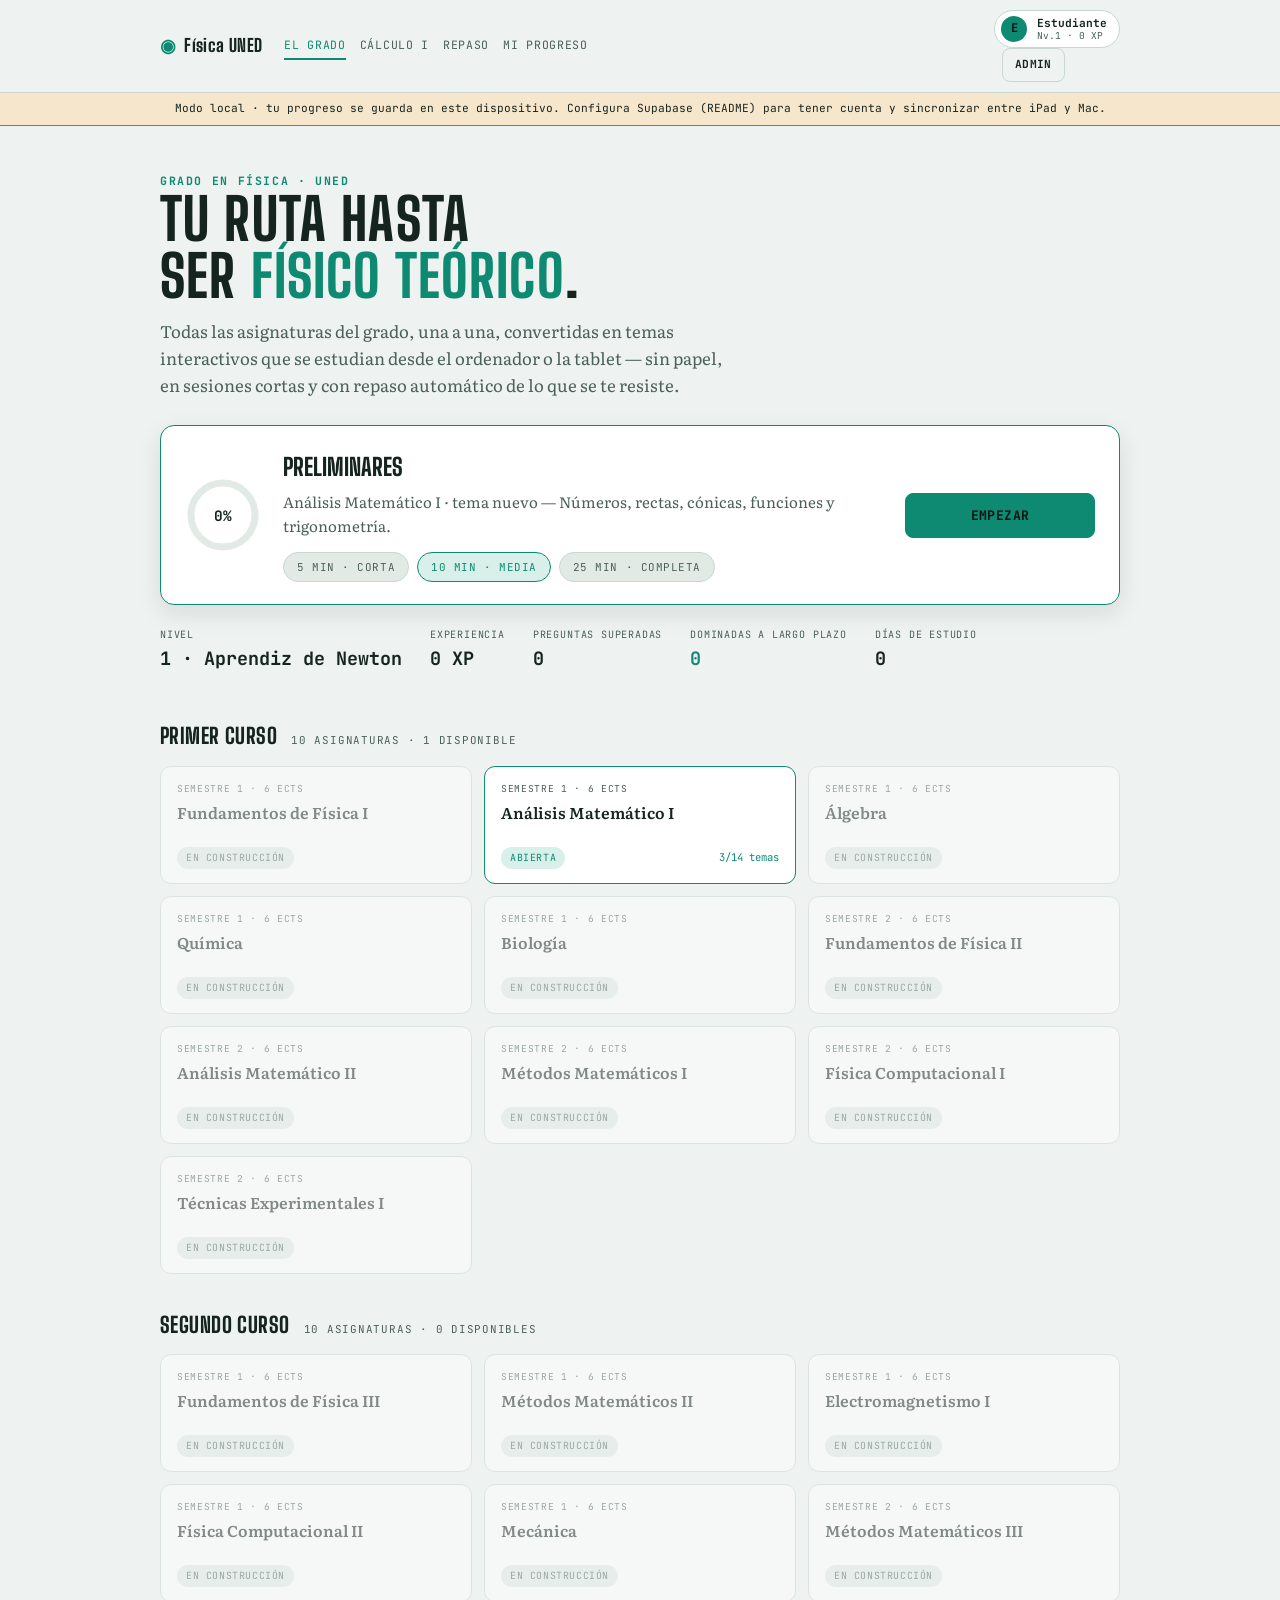
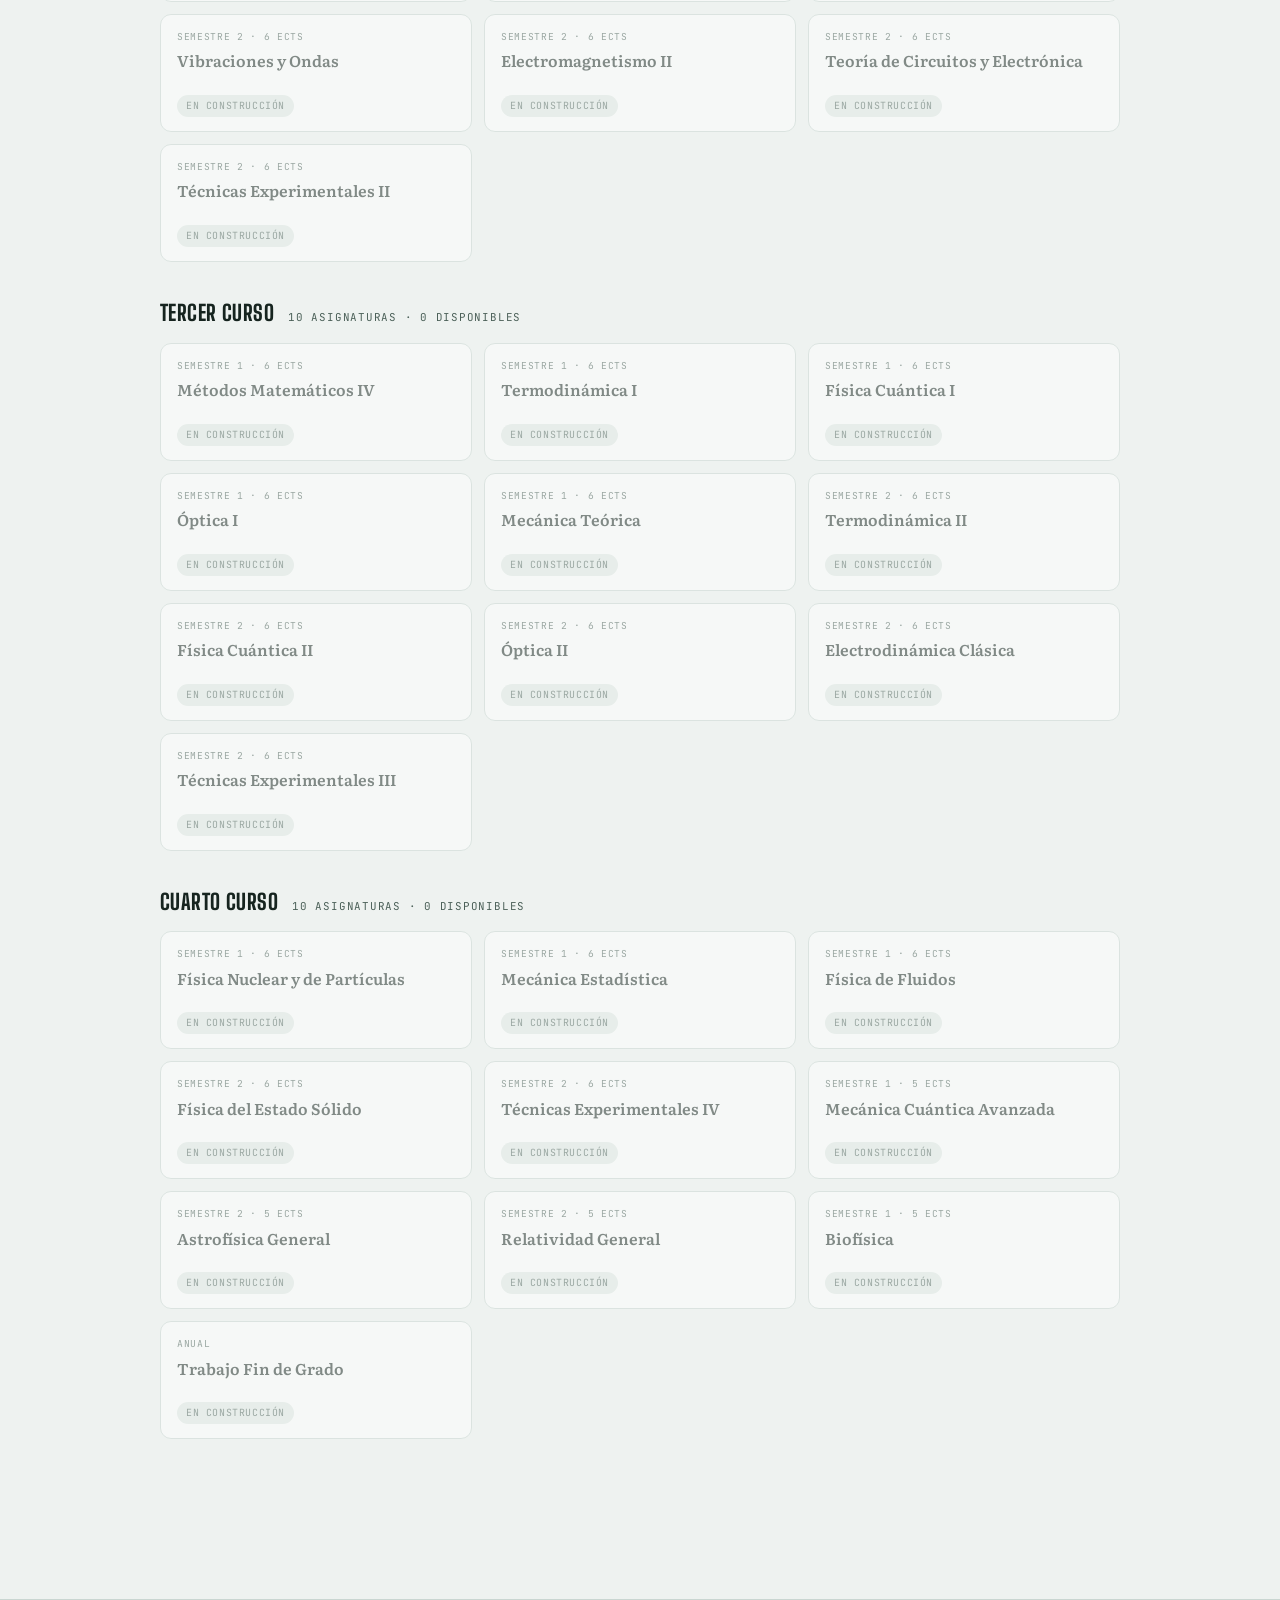
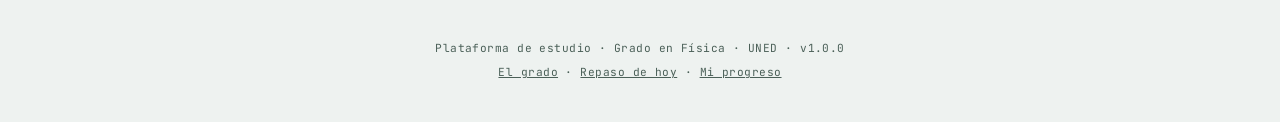
<file: index.html>
<!doctype html>
<html lang="es">
<head>
<meta charset="utf-8">
<meta name="viewport" content="width=device-width, initial-scale=1, viewport-fit=cover">
<title>Física UNED · Mapa del grado</title>
<meta name="description" content="Plataforma personal de estudio del Grado en Física de la UNED: temas interactivos, repaso espaciado y seguimiento de progreso.">
<meta name="theme-color" content="#0a1210">
<link rel="manifest" href="manifest.webmanifest">
<link rel="icon" href="icon.svg" type="image/svg+xml">
<link rel="apple-touch-icon" href="icon-180.png">
<meta name="apple-mobile-web-app-capable" content="yes">
<meta name="apple-mobile-web-app-status-bar-style" content="black-translucent">
<meta name="apple-mobile-web-app-title" content="Física UNED">
<link rel="preconnect" href="https://fonts.googleapis.com">
<link rel="preconnect" href="https://fonts.gstatic.com" crossorigin>
<link rel="stylesheet" href="https://fonts.googleapis.com/css2?family=Big+Shoulders+Display:wght@600;700;800&family=Literata:ital,wght@0,400;0,500;0,600;1,400&family=JetBrains+Mono:wght@400;500;700&display=swap">
<style>
/* ==========================================================================
   Física UNED — sistema de diseño compartido
   Estética: panel de instrumentación / osciloscopio de laboratorio
   ========================================================================== */

:root{
  --bg:#eef2f0;
  --bg-elev:#ffffff;
  --bg-sunken:#e2eae6;
  --ink:#16241f;
  --ink-dim:#4b6058;
  --accent:#0e8a72;
  --accent-soft:#d9efe9;
  --accent-2:#b5720a;
  --accent-2-soft:#f5e6cc;
  --line:#c9d6d1;
  --grid:#dbe5e1;
  --bad:#b1352b;
  --bad-soft:#f6dcda;
  --good:#0e8a72;
  --shadow:0 8px 24px rgba(20,40,35,0.10);
  --scope-bg:#0a1210;
  --radius:12px;
}
@media (prefers-color-scheme: dark){
  :root:not([data-theme="light"]){
    --bg:#0a1210;
    --bg-elev:#101c19;
    --bg-sunken:#0d1815;
    --ink:#e7f3ee;
    --ink-dim:#93a8a0;
    --accent:#3ddc97;
    --accent-soft:#123227;
    --accent-2:#ffb454;
    --accent-2-soft:#2b2213;
    --line:#1f2f2a;
    --grid:#16211d;
    --bad:#ff8686;
    --bad-soft:#2c1414;
    --good:#3ddc97;
    --shadow:0 8px 28px rgba(0,0,0,0.45);
    --scope-bg:#050b09;
  }
}
:root[data-theme="dark"]{
  --bg:#0a1210;
  --bg-elev:#101c19;
  --bg-sunken:#0d1815;
  --ink:#e7f3ee;
  --ink-dim:#93a8a0;
  --accent:#3ddc97;
  --accent-soft:#123227;
  --accent-2:#ffb454;
  --accent-2-soft:#2b2213;
  --line:#1f2f2a;
  --grid:#16211d;
  --bad:#ff8686;
  --bad-soft:#2c1414;
  --good:#3ddc97;
  --shadow:0 8px 28px rgba(0,0,0,0.45);
  --scope-bg:#050b09;
}

*{ box-sizing:border-box; }
html{ -webkit-text-size-adjust:100%; }
body{
  margin:0;
  background:var(--bg);
  color:var(--ink);
  font-family:'Literata', Georgia, 'Times New Roman', serif;
  line-height:1.6;
  min-height:100vh;
  overscroll-behavior-y:none;
}
img{ max-width:100%; }
[hidden]{ display:none !important; }
::selection{ background:var(--accent); color:var(--bg-elev); }

h1,h2,h3,.display{
  font-family:'Big Shoulders Display', 'Arial Narrow', sans-serif;
  text-transform:uppercase;
  letter-spacing:0.02em;
  text-wrap:balance;
  font-weight:800;
  margin:0;
}
p{ margin:0 0 14px; }
a{ color:var(--accent); }
.mono{ font-family:'JetBrains Mono', ui-monospace, monospace; }
code, .formula{
  font-family:'JetBrains Mono', ui-monospace, monospace;
  background:var(--bg-sunken);
  border:1px solid var(--line);
  border-radius:4px;
  padding:0.05em 0.4em;
  font-size:0.92em;
  font-variant-numeric:tabular-nums;
}
.eyebrow{
  font-family:'JetBrains Mono', monospace;
  text-transform:uppercase;
  letter-spacing:0.14em;
  font-size:0.72rem;
  color:var(--accent);
  font-weight:700;
}
.muted{ color:var(--ink-dim); }
.center{ text-align:center; }

/* ===== Contenedores ===== */
.wrap{ max-width:1000px; margin:0 auto; padding:0 20px 100px; }
.wrap.narrow{ max-width:880px; }
.wrap.tight{ max-width:520px; }
section + section{ margin-top:38px; }

/* ===== Barra superior compartida ===== */
.appbar{
  position:sticky; top:0; z-index:60;
  background:color-mix(in srgb, var(--bg) 90%, transparent);
  backdrop-filter:blur(10px);
  border-bottom:1px solid var(--line);
}
.appbar-inner{
  max-width:1000px; margin:0 auto; padding:10px 20px;
  display:flex; align-items:center; gap:16px;
}
.brand{
  font-family:'Big Shoulders Display',sans-serif; font-weight:800; font-size:1.1rem;
  letter-spacing:0.02em; white-space:nowrap; text-decoration:none; color:var(--ink);
  display:flex; align-items:center; gap:8px;
}
.brand .spark{ color:var(--accent); }
.appbar nav{ display:flex; gap:14px; align-items:center; margin-left:6px; }
.appbar nav a{
  font-family:'JetBrains Mono',monospace; font-size:0.72rem; text-transform:uppercase;
  letter-spacing:0.06em; text-decoration:none; color:var(--ink-dim); padding:4px 0;
  border-bottom:2px solid transparent;
}
.appbar nav a:hover{ color:var(--ink); }
.appbar nav a[aria-current="page"]{ color:var(--accent); border-bottom-color:var(--accent); }
.appbar .spacer{ margin-left:auto; }

.userchip{
  display:flex; align-items:center; gap:10px; text-decoration:none; color:var(--ink);
  border:1px solid var(--line); border-radius:22px; padding:5px 12px 5px 6px; background:var(--bg-elev);
}
.userchip .avatar{
  width:26px; height:26px; border-radius:50%; background:var(--accent); color:var(--scope-bg);
  display:flex; align-items:center; justify-content:center; font-family:'JetBrains Mono',monospace;
  font-weight:700; font-size:0.75rem; flex:none;
}
.userchip .meta{ display:flex; flex-direction:column; line-height:1.15; }
.userchip .meta .n{ font-family:'JetBrains Mono',monospace; font-size:0.7rem; font-weight:700; }
.userchip .meta .x{ font-family:'JetBrains Mono',monospace; font-size:0.6rem; color:var(--ink-dim); }
@media (max-width:640px){
  .appbar nav{ display:none; }
  .userchip .meta{ display:none; }
}

/* ===== Botones ===== */
.btn{
  font-family:'JetBrains Mono',monospace; font-weight:700; font-size:0.82rem;
  letter-spacing:0.03em; text-transform:uppercase; border-radius:8px; border:1px solid var(--line);
  padding:11px 18px; cursor:pointer; background:var(--bg-elev); color:var(--ink);
  transition:transform .15s ease, border-color .15s ease; text-decoration:none; display:inline-block;
  text-align:center;
}
.btn:hover{ transform:translateY(-1px); border-color:var(--accent); }
.btn:active{ transform:translateY(0); }
.btn.primary{ background:var(--accent); color:var(--scope-bg); border-color:var(--accent); }
.btn.ghost{ background:transparent; }
.btn.danger{ color:var(--bad); border-color:var(--bad); }
.btn.small{ padding:7px 12px; font-size:0.7rem; }
.btn:disabled{ opacity:0.45; cursor:not-allowed; transform:none; }
.btn-row{ display:flex; gap:12px; flex-wrap:wrap; }

/* ===== Formularios ===== */
.field{ display:flex; flex-direction:column; gap:6px; }
label{
  font-family:'JetBrains Mono',monospace; font-size:0.68rem; text-transform:uppercase;
  letter-spacing:0.06em; color:var(--ink-dim); display:flex; justify-content:space-between;
}
label b{ color:var(--ink); font-variant-numeric:tabular-nums; }
input[type=email], input[type=password], input[type=text], select, textarea{
  font-family:'JetBrains Mono',monospace; background:var(--bg-elev); color:var(--ink);
  border:1px solid var(--line); border-radius:8px; padding:11px 12px; font-size:0.9rem; width:100%;
}
input:focus-visible, select:focus-visible, button:focus-visible, a:focus-visible{
  outline:2px solid var(--accent); outline-offset:2px;
}
input[type=range]{ width:100%; accent-color:var(--accent); }

/* ===== Tarjetas / paneles ===== */
.card{
  background:var(--bg-elev); border:1px solid var(--line); border-radius:var(--radius);
  padding:20px; box-shadow:var(--shadow);
}
.panel{
  background:var(--bg-elev); border:1px solid var(--line); border-radius:var(--radius);
  overflow:hidden; box-shadow:var(--shadow);
}
.panel-head{
  display:flex; align-items:center; gap:14px; padding:16px 20px;
  border-bottom:1px solid var(--line); background:var(--bg-sunken);
}
.panel-head h2{ font-size:1.25rem; }
.panel-body{ padding:20px; }

.callout{
  background:var(--accent-2-soft); border:1px solid var(--accent-2); border-radius:8px;
  padding:12px 14px; font-size:0.92rem; margin:14px 0;
}
.callout .eyebrow{ color:var(--accent-2); }
.notice{
  background:var(--accent-soft); border:1px solid var(--accent); border-radius:8px;
  padding:12px 14px; font-size:0.9rem; color:var(--ink);
}
.notice.error{ background:var(--bad-soft); border-color:var(--bad); }

/* ===== Barras de progreso ===== */
.bar-track{ height:8px; border-radius:5px; background:var(--bg-sunken); border:1px solid var(--line); overflow:hidden; }
.bar-fill{ height:100%; background:linear-gradient(90deg, var(--accent), var(--accent-2)); width:0%; transition:width .5s ease; }

.ring{ position:relative; flex:none; }
.ring svg{ transform:rotate(-90deg); display:block; }
.ring .ring-label{
  position:absolute; inset:0; display:flex; align-items:center; justify-content:center;
  font-family:'JetBrains Mono',monospace; font-weight:700; font-size:0.9rem;
}

/* ===== Estadísticas ===== */
.stat-row{ display:flex; flex-wrap:wrap; gap:10px 28px; }
.stat{ font-family:'JetBrains Mono',monospace; }
.stat .k{ display:block; font-size:0.63rem; text-transform:uppercase; letter-spacing:0.08em; color:var(--ink-dim); }
.stat .v{ font-size:1.15rem; font-weight:700; font-variant-numeric:tabular-nums; }
.stat .v.good{ color:var(--good); }
.stat .v.bad{ color:var(--bad); }
.stat .v.warn{ color:var(--accent-2); }

/* ===== Tablas ===== */
.table-scroll{ overflow-x:auto; }
table{ width:100%; border-collapse:collapse; font-size:0.86rem; }
th{
  font-family:'JetBrains Mono',monospace; font-size:0.64rem; text-transform:uppercase;
  letter-spacing:0.07em; color:var(--ink-dim); text-align:left; padding:10px 12px;
  border-bottom:1px solid var(--line); white-space:nowrap; font-weight:700;
}
td{ padding:11px 12px; border-bottom:1px solid var(--line); vertical-align:middle; }
tbody tr:hover{ background:var(--bg-sunken); }
td.num{ font-family:'JetBrains Mono',monospace; font-variant-numeric:tabular-nums; }

.pill{
  font-family:'JetBrains Mono',monospace; font-size:0.62rem; text-transform:uppercase;
  letter-spacing:0.06em; padding:3px 9px; border-radius:20px; white-space:nowrap;
  background:var(--bg-sunken); color:var(--ink-dim); display:inline-block;
}
.pill.on{ background:var(--accent-soft); color:var(--good); }
.pill.warn{ background:var(--accent-2-soft); color:var(--accent-2); }
.pill.off{ background:var(--bad-soft); color:var(--bad); }

/* ===== Estado de carga / vacío ===== */
.skeleton{
  background:linear-gradient(90deg, var(--bg-sunken), var(--bg-elev), var(--bg-sunken));
  background-size:200% 100%; animation:shimmer 1.4s infinite; border-radius:6px; height:14px;
}
@keyframes shimmer{ 0%{background-position:200% 0} 100%{background-position:-200% 0} }
.empty{
  padding:34px 20px; text-align:center; color:var(--ink-dim);
  font-family:'JetBrains Mono',monospace; font-size:0.8rem;
}

/* ===== Pie ===== */
footer.appfoot{
  text-align:center; padding:40px 20px; color:var(--ink-dim);
  font-family:'JetBrains Mono',monospace; font-size:0.7rem; letter-spacing:0.04em;
  border-top:1px solid var(--line); margin-top:60px;
}
footer.appfoot a{ color:var(--ink-dim); }

/* ===== Aviso de modo local ===== */
.localbanner{
  background:var(--accent-2-soft); border-bottom:1px solid var(--accent-2);
  font-family:'JetBrains Mono',monospace; font-size:0.7rem; text-align:center;
  padding:7px 16px; color:var(--ink);
}

@media (prefers-reduced-motion: reduce){
  *{ transition:none !important; animation:none !important; scroll-behavior:auto !important; }
}

</style>
<style>
  .portal-hero{ padding:40px 0 8px; }
  .portal-hero h1{ font-size:clamp(2.2rem,6.5vw,3.6rem); line-height:0.98; }
  .portal-hero h1 em{ font-style:normal; color:var(--accent); }
  .portal-hero .lead{ color:var(--ink-dim); font-size:1.05rem; max-width:58ch; margin-top:14px; }

  /* Sesión de hoy */
  .hoy{
    display:grid; grid-template-columns:auto 1fr auto; gap:22px; align-items:center;
    background:var(--bg-elev); border:1px solid var(--accent); border-radius:14px;
    padding:22px 24px; margin-top:26px; box-shadow:var(--shadow);
  }
  @media (max-width:720px){ .hoy{ grid-template-columns:1fr; text-align:left; gap:16px; } }
  .hoy .titulo{ font-family:'Big Shoulders Display',sans-serif; font-weight:800; font-size:1.5rem; text-transform:uppercase; }
  .hoy .sub{ color:var(--ink-dim); font-size:0.94rem; margin-top:4px; }
  .hoy .acciones{ display:flex; flex-direction:column; gap:8px; min-width:190px; }

  .sesiones{ display:flex; gap:8px; margin-top:14px; flex-wrap:wrap; }
  .sesion-btn{
    font-family:'JetBrains Mono',monospace; font-size:0.68rem; text-transform:uppercase;
    letter-spacing:0.05em; border:1px solid var(--line); background:var(--bg-sunken);
    color:var(--ink-dim); border-radius:20px; padding:7px 13px; cursor:pointer;
  }
  .sesion-btn[aria-pressed="true"]{ border-color:var(--accent); color:var(--accent); background:var(--accent-soft); }

  /* Mapa del grado */
  .curso{ margin-top:34px; }
  .curso-head{ display:flex; align-items:baseline; gap:14px; margin-bottom:12px; flex-wrap:wrap; }
  .curso-head h2{ font-size:1.35rem; }
  .curso-head .meta{ font-family:'JetBrains Mono',monospace; font-size:0.68rem; color:var(--ink-dim); text-transform:uppercase; letter-spacing:0.07em; }
  .asignaturas{ display:grid; grid-template-columns:repeat(auto-fill,minmax(232px,1fr)); gap:12px; }
  .asig{
    background:var(--bg-elev); border:1px solid var(--line); border-radius:11px; padding:14px 16px;
    display:flex; flex-direction:column; gap:7px; text-decoration:none; color:var(--ink);
    position:relative; min-height:118px;
  }
  .asig.abierta{ border-color:var(--accent); }
  .asig.abierta:hover{ transform:translateY(-2px); box-shadow:var(--shadow); }
  .asig.cerrada{ opacity:0.5; }
  .asig .sem{ font-family:'JetBrains Mono',monospace; font-size:0.6rem; color:var(--ink-dim); letter-spacing:0.07em; text-transform:uppercase; }
  .asig h3{ font-size:0.98rem; font-family:'Literata',serif; text-transform:none; letter-spacing:0; font-weight:600; line-height:1.3; }
  .asig .foot{ margin-top:auto; display:flex; align-items:center; gap:8px; justify-content:space-between; }
  .asig .prog{ font-family:'JetBrains Mono',monospace; font-size:0.66rem; color:var(--accent); }
</style>
<!-- Diagnóstico de arranque: avisa en pantalla si faltan archivos en el servidor -->
<script>
(function () {
  var fallos = [];
  window.addEventListener('error', function (e) {
    var t = e.target;
    if (t && (t.tagName === 'SCRIPT' || t.tagName === 'LINK')) {
      var url = t.src || t.href || '';
      if (url && url.indexOf('fonts.googleapis') === -1 && fallos.indexOf(url) === -1) fallos.push(url);
    }
  }, true);
  window.addEventListener('DOMContentLoaded', function () {
    setTimeout(function () {
      if (window.__appLista) return;
      var lista = fallos.length
        ? '<ul style="margin:8px 0 0 18px;padding:0">' + fallos.map(function (f) {
            return '<li style="margin:3px 0;font-family:ui-monospace,monospace;font-size:13px">' +
                   f.replace(location.origin, '') + '</li>';
          }).join('') + '</ul>'
        : '';
      var aviso = document.createElement('div');
      aviso.setAttribute('role', 'alert');
      aviso.style.cssText = 'position:fixed;left:0;right:0;bottom:0;z-index:99999;background:#2c1414;' +
        'color:#ffe4e4;border-top:2px solid #ff8686;padding:16px 20px;max-height:60vh;overflow:auto;' +
        'font:14px/1.55 -apple-system,BlinkMacSystemFont,"Segoe UI",Roboto,sans-serif';
      aviso.innerHTML = '<b>La aplicación no ha arrancado.</b> Faltan archivos en el servidor' +
        (fallos.length ? ':' : '. Comprueba que las carpetas <b>assets/</b>, <b>temas/</b> e <b>icons/</b> ' +
         'estén subidas junto a los .html.') + lista +
        '<div style="margin-top:10px;opacity:.85">Sube la carpeta completa (con sus subcarpetas) y recarga.</div>';
      document.body.appendChild(aviso);
    }, 8000);
  });
})();
</script>
</head>
<body>

<main class="wrap">

  <section class="portal-hero">
    <span class="eyebrow">Grado en Física · UNED</span>
    <h1>Tu ruta hasta<br>ser <em>físico teórico</em>.</h1>
    <p class="lead">Todas las asignaturas del grado, una a una, convertidas en temas interactivos que se estudian desde el ordenador o la tablet — sin papel, en sesiones cortas y con repaso automático de lo que se te resiste.</p>

    <div class="hoy" id="hoy">
      <div id="hoyAnillo"></div>
      <div>
        <div class="titulo" id="hoyTitulo">Preparando tu sesión…</div>
        <div class="sub" id="hoySub"></div>
        <div class="sesiones" id="sesiones"></div>
      </div>
      <div class="acciones" id="hoyAcciones"></div>
    </div>

    <div class="stat-row" style="margin-top:22px" id="resumenGlobal"></div>
  </section>

  <section id="mapa"></section>

</main>

<script type="module">
/* ============ APLICACIÓN COMPLETA INCRUSTADA ============ */
/* ===== módulo: assets/js/config.js ===== */
/* ==========================================================================
   CONFIGURACIÓN — el único archivo que necesitas tocar
   ==========================================================================

   MODO LOCAL (por defecto)
   Si dejas SUPABASE_URL y SUPABASE_ANON_KEY vacíos, la aplicación funciona
   igualmente: guarda tu progreso en el propio dispositivo (localStorage).
   Perfecto para estudiar tú solo desde ya, sin registrarte en nada.

   MODO NUBE (cuando quieras cuentas de usuario)
   Rellena las dos claves con los datos de tu proyecto de Supabase y la web
   pasará automáticamente a tener registro, login, sincronización entre
   dispositivos y panel de administración. No hay que cambiar nada más.
   Las instrucciones paso a paso están en README.md.
   ========================================================================== */

const SUPABASE_URL = "";
const SUPABASE_ANON_KEY = "";

/* Correos que se convierten automáticamente en administradores al registrarse.
   Pon aquí el tuyo antes de crear tu cuenta, por ejemplo:
   export const ADMIN_EMAILS = ["yo@ejemplo.com"];                            */
const ADMIN_EMAILS = [];

/* Identidad de la aplicación */
const APP = {
  nombre: "Física UNED",
  nombreLargo: "Plataforma de estudio · Grado en Física · UNED",
  version: "1.0.0",
};

/* ¿Hay configuración de nube disponible? */
const CLOUD_ENABLED = Boolean(SUPABASE_URL && SUPABASE_ANON_KEY);

const config = { SUPABASE_URL, SUPABASE_ANON_KEY, ADMIN_EMAILS, APP, CLOUD_ENABLED };

/* ===== módulo: assets/js/curriculum.js ===== */
/* ==========================================================================
   PLAN DE ESTUDIOS — Grado en Física (UNED, código 6104)
   Cada asignatura tiene estado: "abierta" | "construccion"
   Para abrir una asignatura nueva: cambia su estado y añade su "ruta".
   ========================================================================== */

const CURSOS = [
  {
    n: 1,
    nombre: "Primer curso",
    asignaturas: [
      { code: "ff1",  nombre: "Fundamentos de Física I",    sem: 1, ects: 6, tipo: "básica", estado: "construccion" },
      { code: "am1",  nombre: "Análisis Matemático I",      sem: 1, ects: 6, tipo: "básica", estado: "abierta", ruta: "asignatura.html?code=am1" },
      { code: "alg",  nombre: "Álgebra",                    sem: 1, ects: 6, tipo: "básica", estado: "construccion" },
      { code: "qui",  nombre: "Química",                    sem: 1, ects: 6, tipo: "básica", estado: "construccion" },
      { code: "bio",  nombre: "Biología",                   sem: 1, ects: 6, tipo: "básica", estado: "construccion" },
      { code: "ff2",  nombre: "Fundamentos de Física II",   sem: 2, ects: 6, tipo: "básica", estado: "construccion" },
      { code: "am2",  nombre: "Análisis Matemático II",     sem: 2, ects: 6, tipo: "básica", estado: "construccion" },
      { code: "mm1",  nombre: "Métodos Matemáticos I",      sem: 2, ects: 6, tipo: "básica", estado: "construccion" },
      { code: "fc1",  nombre: "Física Computacional I",     sem: 2, ects: 6, tipo: "básica", estado: "construccion" },
      { code: "te1",  nombre: "Técnicas Experimentales I",  sem: 2, ects: 6, tipo: "básica", estado: "construccion" },
    ],
  },
  {
    n: 2,
    nombre: "Segundo curso",
    asignaturas: [
      { code: "ff3",  nombre: "Fundamentos de Física III",         sem: 1, ects: 6, tipo: "obligatoria", estado: "construccion" },
      { code: "mm2",  nombre: "Métodos Matemáticos II",            sem: 1, ects: 6, tipo: "obligatoria", estado: "construccion" },
      { code: "em1",  nombre: "Electromagnetismo I",               sem: 1, ects: 6, tipo: "obligatoria", estado: "construccion" },
      { code: "fc2",  nombre: "Física Computacional II",           sem: 1, ects: 6, tipo: "obligatoria", estado: "construccion" },
      { code: "mec",  nombre: "Mecánica",                          sem: 1, ects: 6, tipo: "obligatoria", estado: "construccion" },
      { code: "mm3",  nombre: "Métodos Matemáticos III",           sem: 2, ects: 6, tipo: "obligatoria", estado: "construccion" },
      { code: "vo",   nombre: "Vibraciones y Ondas",               sem: 2, ects: 6, tipo: "obligatoria", estado: "construccion" },
      { code: "em2",  nombre: "Electromagnetismo II",              sem: 2, ects: 6, tipo: "obligatoria", estado: "construccion" },
      { code: "tce",  nombre: "Teoría de Circuitos y Electrónica", sem: 2, ects: 6, tipo: "obligatoria", estado: "construccion" },
      { code: "te2",  nombre: "Técnicas Experimentales II",        sem: 2, ects: 6, tipo: "obligatoria", estado: "construccion" },
    ],
  },
  {
    n: 3,
    nombre: "Tercer curso",
    asignaturas: [
      { code: "mm4",  nombre: "Métodos Matemáticos IV",      sem: 1, ects: 6, tipo: "obligatoria", estado: "construccion" },
      { code: "td1",  nombre: "Termodinámica I",             sem: 1, ects: 6, tipo: "obligatoria", estado: "construccion" },
      { code: "fq1",  nombre: "Física Cuántica I",           sem: 1, ects: 6, tipo: "obligatoria", estado: "construccion" },
      { code: "op1",  nombre: "Óptica I",                    sem: 1, ects: 6, tipo: "obligatoria", estado: "construccion" },
      { code: "mt",   nombre: "Mecánica Teórica",            sem: 1, ects: 6, tipo: "obligatoria", estado: "construccion" },
      { code: "td2",  nombre: "Termodinámica II",            sem: 2, ects: 6, tipo: "obligatoria", estado: "construccion" },
      { code: "fq2",  nombre: "Física Cuántica II",          sem: 2, ects: 6, tipo: "obligatoria", estado: "construccion" },
      { code: "op2",  nombre: "Óptica II",                   sem: 2, ects: 6, tipo: "obligatoria", estado: "construccion" },
      { code: "edc",  nombre: "Electrodinámica Clásica",     sem: 2, ects: 6, tipo: "obligatoria", estado: "construccion" },
      { code: "te3",  nombre: "Técnicas Experimentales III", sem: 2, ects: 6, tipo: "obligatoria", estado: "construccion" },
    ],
  },
  {
    n: 4,
    nombre: "Cuarto curso",
    asignaturas: [
      { code: "fnp",  nombre: "Física Nuclear y de Partículas", sem: 1, ects: 6,  tipo: "obligatoria", estado: "construccion" },
      { code: "me",   nombre: "Mecánica Estadística",           sem: 1, ects: 6,  tipo: "obligatoria", estado: "construccion" },
      { code: "ffl",  nombre: "Física de Fluidos",              sem: 1, ects: 6,  tipo: "obligatoria", estado: "construccion" },
      { code: "fes",  nombre: "Física del Estado Sólido",       sem: 2, ects: 6,  tipo: "obligatoria", estado: "construccion" },
      { code: "te4",  nombre: "Técnicas Experimentales IV",     sem: 2, ects: 6,  tipo: "obligatoria", estado: "construccion" },
      { code: "mca",  nombre: "Mecánica Cuántica Avanzada",     sem: 1, ects: 5,  tipo: "optativa",    estado: "construccion" },
      { code: "ast",  nombre: "Astrofísica General",            sem: 2, ects: 5,  tipo: "optativa",    estado: "construccion" },
      { code: "rg",   nombre: "Relatividad General",            sem: 2, ects: 5,  tipo: "optativa",    estado: "construccion" },
      { code: "bfi",  nombre: "Biofísica",                      sem: 1, ects: 5,  tipo: "optativa",    estado: "construccion" },
      { code: "tfg",  nombre: "Trabajo Fin de Grado",           sem: 0, ects: 10, tipo: "TFG",         estado: "construccion" },
    ],
  },
];

/* Índice rápido por código */
const ASIGNATURAS = Object.fromEntries(
  CURSOS.flatMap((c) => c.asignaturas.map((a) => [a.code, { ...a, curso: c.n }]))
);

/* ==========================================================================
   TEMARIOS — por ahora solo Análisis Matemático I está abierta
   estado: "publicado" | "pendiente"
   ========================================================================== */

const TEMARIOS = {
  am1: {
    nombre: "Análisis Matemático I",
    apodo: "Observatorio de Cálculo I",
    descripcion:
      "Cálculo de una variable mirado siempre desde la física: cinemática, campos, ondas y órbitas.",
    temas: [
      { code: "preliminares", n: 1,  titulo: "Preliminares",                             gancho: "Números, rectas, cónicas, funciones y trigonometría", estado: "publicado", ruta: "tema-am1-01-preliminares.html", preguntas: 21 },
      { code: "limites",      n: 2,  titulo: "Límites y continuidad",                     gancho: "El instante en el cálculo de velocidades",           estado: "publicado", ruta: "tema-am1-02-limites.html", preguntas: 21 },
      { code: "derivadas",    n: 3,  titulo: "Diferenciación",                            gancho: "La derivada como razón de cambio física",            estado: "publicado", ruta: "tema-am1-03-derivadas.html", preguntas: 21 },
      { code: "trascendentes",n: 4,  titulo: "Funciones trascendentes",                   gancho: "Crecimiento exponencial, desintegración radiactiva", estado: "pendiente" },
      { code: "aplic-deriv",  n: 5,  titulo: "Aplicaciones de las derivadas",             gancho: "Optimización y razones de cambio relacionadas",      estado: "pendiente" },
      { code: "integracion",  n: 6,  titulo: "Integración",                               gancho: "De la velocidad a la posición",                      estado: "pendiente" },
      { code: "tecnicas-int", n: 7,  titulo: "Técnicas de integración",                   gancho: "El arsenal para resolver integrales reales",         estado: "pendiente" },
      { code: "aplic-int",    n: 8,  titulo: "Aplicaciones de la integración",            gancho: "Trabajo, energía y centros de masa",                 estado: "pendiente" },
      { code: "conicas",      n: 9,  titulo: "Cónicas paramétricas y polares",            gancho: "Órbitas en coordenadas naturales",                   estado: "pendiente" },
      { code: "series",       n: 10, titulo: "Secuencias, series y series de potencias",  gancho: "Aproximaciones de Taylor en física",                 estado: "pendiente" },
      { code: "complejos",    n: 11, titulo: "Apéndice I · Números complejos",            gancho: "Oscilaciones y ondas con fasores",                   estado: "pendiente" },
      { code: "func-complej", n: 12, titulo: "Apéndice II · Funciones complejas",         gancho: "Herramientas para electromagnetismo",                estado: "pendiente" },
      { code: "continuas",    n: 13, titulo: "Apéndice III · Funciones continuas",        gancho: "El rigor detrás de la intuición física",             estado: "pendiente" },
      { code: "riemann",      n: 14, titulo: "Apéndice IV · La integral de Riemann",      gancho: "Qué significa sumar infinitos trocitos",             estado: "pendiente" },
    ],
    recursos: [
      { titulo: "Tablas de fórmulas e integrales", nota: "Chuleta rápida de derivadas e integrales" },
      { titulo: "Soluciones de ejercicios impares", nota: "Para autocorregirte tras cada estación" },
    ],
  },
};

/* Utilidades */
function temasDe(subjectCode) {
  return TEMARIOS[subjectCode]?.temas ?? [];
}
function temaPublicado(subjectCode, topicCode) {
  return temasDe(subjectCode).find((t) => t.code === topicCode && t.estado === "publicado");
}
function totalTemasPublicados() {
  return Object.values(TEMARIOS).reduce(
    (acc, s) => acc + s.temas.filter((t) => t.estado === "publicado").length, 0
  );
}
function totalAsignaturas() {
  return CURSOS.reduce((acc, c) => acc + c.asignaturas.length, 0);
}
function asignaturasAbiertas() {
  return CURSOS.flatMap((c) => c.asignaturas).filter((a) => a.estado === "abierta");
}

const curriculum = { temasDe, temaPublicado, totalTemasPublicados, totalAsignaturas, asignaturasAbiertas, CURSOS, ASIGNATURAS, TEMARIOS };

/* ===== módulo: assets/js/store.js ===== */
/* ==========================================================================
   STORE — sesión, usuarios y progreso
   Funciona en dos modos de forma transparente:
     · MODO LOCAL  → todo se guarda en este dispositivo (localStorage)
     · MODO NUBE   → Supabase (auth + Postgres), con caché local y cola offline
   ========================================================================== */

const LS = {
  progress: "fu_progress_v1",
  exams: "fu_exams_v1",
  profile: "fu_local_profile_v1",
  queue: "fu_sync_queue_v1",
};

/* ---------- utilidades de almacenamiento seguro ---------- */
function lsGet(key, fallback) {
  try {
    const raw = localStorage.getItem(key);
    return raw ? JSON.parse(raw) : fallback;
  } catch (e) {
    return fallback;
  }
}
function lsSet(key, value) {
  try { localStorage.setItem(key, JSON.stringify(value)); } catch (e) { /* modo privado */ }
}

/* ---------- niveles ---------- */
const NIVELES = [
  { min: 0,   titulo: "Aprendiz de Newton" },
  { min: 60,  titulo: "Técnico de Laboratorio" },
  { min: 150, titulo: "Analista de Trayectorias" },
  { min: 280, titulo: "Maestro de Kepler" },
  { min: 450, titulo: "Físico Certificado" },
  { min: 700, titulo: "Catedrático de Cálculo" },
];
function nivelDe(xp) {
  let i = 0;
  NIVELES.forEach((n, idx) => { if (xp >= n.min) i = idx; });
  const siguiente = NIVELES[i + 1];
  return {
    nivel: i + 1,
    titulo: NIVELES[i].titulo,
    desde: NIVELES[i].min,
    hasta: siguiente ? siguiente.min : NIVELES[i].min + 300,
    porcentaje: siguiente
      ? Math.min(100, Math.round((100 * (xp - NIVELES[i].min)) / (siguiente.min - NIVELES[i].min)))
      : 100,
  };
}

/* ---------- cliente Supabase (carga perezosa) ---------- */
let _client = null;
async function client() {
  if (!CLOUD_ENABLED) return null;
  if (_client) return _client;
  const { createClient } = await import("https://cdn.jsdelivr.net/npm/@supabase/supabase-js@2/+esm");
  _client = createClient(SUPABASE_URL, SUPABASE_ANON_KEY, {
    auth: { persistSession: true, autoRefreshToken: true },
  });
  return _client;
}

/* ---------- estado en memoria ---------- */
const state = {
  modo: CLOUD_ENABLED ? "nube" : "local",
  listo: false,
  user: null,       // { id, email, nombre, rol }
  answers: {},      // "subject/topic/item" → { correct, xp, at }
  exams: [],        // { subject, topic, score, total, passed, at }
};

function modo() { return state.modo; }
function usuario() { return state.user; }
function esAdmin() { return state.user?.rol === "admin"; }
function estaListo() { return state.listo; }

const listeners = new Set();
function onCambio(cb) { listeners.add(cb); return () => listeners.delete(cb); }
function emitir() { listeners.forEach((cb) => { try { cb(state); } catch (e) {} }); }

/* ---------- perfil local ---------- */
function perfilLocal() {
  let p = lsGet(LS.profile, null);
  if (!p) {
    p = { id: "local", email: null, nombre: "Estudiante", rol: "admin" };
    lsSet(LS.profile, p);
  }
  return p;
}
function renombrarLocal(nombre) {
  const p = perfilLocal();
  p.nombre = nombre;
  lsSet(LS.profile, p);
  if (state.modo === "local") { state.user = p; emitir(); }
}

/* ==========================================================================
   INICIALIZACIÓN
   ========================================================================== */
async function init() {
  state.answers = lsGet(LS.progress, {});
  state.exams = lsGet(LS.exams, []);

  if (state.modo === "local") {
    state.user = perfilLocal();
    state.listo = true;
    emitir();
    return state;
  }

  try {
    const sb = await client();
    const { data: { session } } = await sb.auth.getSession();
    if (session?.user) {
      await cargarUsuarioNube(sb, session.user);
      await cargarProgresoNube(sb);
      await vaciarCola();
    } else {
      state.user = null;
    }
    sb.auth.onAuthStateChange(async (_evento, sesion) => {
      if (sesion?.user) {
        await cargarUsuarioNube(sb, sesion.user);
        await cargarProgresoNube(sb);
      } else {
        state.user = null;
      }
      emitir();
    });
  } catch (e) {
    console.warn("No se pudo conectar con la nube, se usa el modo local:", e.message);
    state.modo = "local";
    state.user = perfilLocal();
  }

  state.listo = true;
  emitir();
  return state;
}

async function cargarUsuarioNube(sb, authUser) {
  let { data: perfil } = await sb.from("profiles").select("*").eq("id", authUser.id).maybeSingle();

  if (!perfil) {
    const rolInicial = ADMIN_EMAILS.includes(authUser.email) ? "admin" : "student";
    const { data } = await sb.from("profiles").insert({
      id: authUser.id,
      email: authUser.email,
      display_name: authUser.user_metadata?.display_name || authUser.email.split("@")[0],
      role: rolInicial,
    }).select().maybeSingle();
    perfil = data;
  } else {
    sb.from("profiles").update({ last_seen_at: new Date().toISOString() }).eq("id", authUser.id).then(() => {});
  }

  state.user = {
    id: authUser.id,
    email: authUser.email,
    nombre: perfil?.display_name || authUser.email.split("@")[0],
    rol: perfil?.role || "student",
  };
}

async function cargarProgresoNube(sb) {
  const { data: filas } = await sb
    .from("progress")
    .select("subject_code, topic_code, item_id, correct, xp, answered_at, box, due_date, attempts, misses")
    .eq("user_id", state.user.id);
  if (filas) {
    const mapa = {};
    filas.forEach((f) => {
      mapa[`${f.subject_code}/${f.topic_code}/${f.item_id}`] = {
        correct: f.correct, xp: f.xp, at: f.answered_at,
        box: f.box ?? 0, due: f.due_date, intentos: f.attempts ?? 1, fallos: f.misses ?? 0,
      };
    });
    // La nube manda, pero conservamos lo que solo exista en local (pendiente de subir)
    state.answers = { ...state.answers, ...mapa };
    lsSet(LS.progress, state.answers);
  }
  const { data: examenes } = await sb
    .from("exam_results")
    .select("subject_code, topic_code, score, total, passed, taken_at")
    .eq("user_id", state.user.id)
    .order("taken_at", { ascending: false });
  if (examenes) {
    state.exams = examenes.map((e) => ({
      subject: e.subject_code, topic: e.topic_code, score: e.score,
      total: e.total, passed: e.passed, at: e.taken_at,
    }));
    lsSet(LS.exams, state.exams);
  }
}

/* ==========================================================================
   AUTENTICACIÓN
   ========================================================================== */
async function registrarse(email, password, nombre) {
  const sb = await client();
  if (!sb) throw new Error("La nube no está configurada todavía.");
  const { data, error } = await sb.auth.signUp({
    email, password,
    options: { data: { display_name: nombre } },
  });
  if (error) throw new Error(traducirError(error.message));
  return data;
}

async function entrar(email, password) {
  const sb = await client();
  if (!sb) throw new Error("La nube no está configurada todavía.");
  const { data, error } = await sb.auth.signInWithPassword({ email, password });
  if (error) throw new Error(traducirError(error.message));
  await cargarUsuarioNube(sb, data.user);
  await cargarProgresoNube(sb);
  await vaciarCola();
  emitir();
  return data;
}

async function salir() {
  const sb = await client();
  if (sb) await sb.auth.signOut();
  state.user = null;
  emitir();
}

async function recuperarContrasena(email) {
  const sb = await client();
  if (!sb) throw new Error("La nube no está configurada todavía.");
  const { error } = await sb.auth.resetPasswordForEmail(email, {
    redirectTo: window.location.origin + "/login.html",
  });
  if (error) throw new Error(traducirError(error.message));
}

function traducirError(msg) {
  const m = (msg || "").toLowerCase();
  if (m.includes("invalid login")) return "Correo o contraseña incorrectos.";
  if (m.includes("already registered")) return "Ese correo ya tiene cuenta. Prueba a entrar.";
  if (m.includes("password should be")) return "La contraseña debe tener al menos 6 caracteres.";
  if (m.includes("email not confirmed")) return "Tienes que confirmar el correo antes de entrar.";
  if (m.includes("rate limit")) return "Demasiados intentos seguidos. Espera un minuto.";
  return msg;
}

/* ==========================================================================
   PROGRESO
   ========================================================================== */
function clave(subject, topic, item) { return `${subject}/${topic}/${item}`; }

function respuestaDe(subject, topic, item) {
  return state.answers[clave(subject, topic, item)] || null;
}

function respuestasDeTema(subject, topic) {
  const prefijo = `${subject}/${topic}/`;
  const res = {};
  Object.entries(state.answers).forEach(([k, v]) => {
    if (k.startsWith(prefijo)) res[k.slice(prefijo.length)] = v;
  });
  return res;
}

/* Repaso espaciado (sistema Leitner): días hasta el próximo repaso según caja */
const INTERVALOS = [1, 1, 3, 7, 16, 35];
function proximaFecha(caja) {
  const dias = INTERVALOS[Math.min(caja, INTERVALOS.length - 1)];
  const d = new Date();
  d.setDate(d.getDate() + dias);
  return d.toISOString().slice(0, 10);
}

async function registrarRespuesta({ subject, topic, item, correct, xp = 0, esRepaso = false }) {
  const k = clave(subject, topic, item);
  const previa = state.answers[k];

  // El XP solo se concede la primera vez que se acierta; los repasos no puntúan de nuevo,
  // pero sí actualizan la caja de repaso espaciado.
  const yaPuntuada = Boolean(previa?.correct);
  const cajaPrevia = previa?.box ?? 0;
  const caja = correct ? Math.min(cajaPrevia + 1, INTERVALOS.length - 1) : Math.max(cajaPrevia - 1, 0);

  const registro = {
    correct,
    xp: yaPuntuada ? (previa.xp || 0) : (correct ? xp : 0),
    at: previa?.at || new Date().toISOString(),
    ultimo: new Date().toISOString(),
    box: caja,
    due: proximaFecha(caja),
    intentos: (previa?.intentos || 0) + 1,
    fallos: (previa?.fallos || 0) + (correct ? 0 : 1),
  };
  // Una pregunta ya superada nunca "se desaprende": el progreso no retrocede.
  if (yaPuntuada) registro.correct = true;

  state.answers[k] = registro;
  lsSet(LS.progress, state.answers);
  emitir();

  if (state.modo === "nube" && state.user) {
    const fila = {
      user_id: state.user.id, subject_code: subject, topic_code: topic,
      item_id: item, correct: registro.correct, xp: registro.xp,
      answered_at: registro.at, box: registro.box, due_date: registro.due,
      attempts: registro.intentos, misses: registro.fallos,
    };
    try {
      const sb = await client();
      const { error } = await sb.from("progress").upsert(fila, {
        onConflict: "user_id,subject_code,topic_code,item_id",
      });
      if (error) encolar("progress", fila);
    } catch (e) {
      encolar("progress", fila);
    }
  }
  return registro;
}

async function registrarExamen({ subject, topic, score, total, passed }) {
  const registro = { subject, topic, score, total, passed, at: new Date().toISOString() };
  state.exams.unshift(registro);
  lsSet(LS.exams, state.exams);
  emitir();

  if (state.modo === "nube" && state.user) {
    const fila = {
      user_id: state.user.id, subject_code: subject, topic_code: topic,
      score, total, passed, taken_at: registro.at,
    };
    try {
      const sb = await client();
      const { error } = await sb.from("exam_results").insert(fila);
      if (error) encolar("exam_results", fila);
    } catch (e) {
      encolar("exam_results", fila);
    }
  }
  return registro;
}

function examenes() { return state.exams; }

/* ---------- cola de sincronización offline ---------- */
function encolar(tabla, fila) {
  const cola = lsGet(LS.queue, []);
  cola.push({ tabla, fila });
  lsSet(LS.queue, cola);
}
async function vaciarCola() {
  if (state.modo !== "nube" || !state.user) return;
  const cola = lsGet(LS.queue, []);
  if (!cola.length) return;
  const sb = await client();
  const restantes = [];
  for (const item of cola) {
    try {
      const fila = { ...item.fila, user_id: state.user.id };
      const { error } = item.tabla === "progress"
        ? await sb.from("progress").upsert(fila, { onConflict: "user_id,subject_code,topic_code,item_id" })
        : await sb.from("exam_results").insert(fila);
      if (error) restantes.push(item);
    } catch (e) { restantes.push(item); }
  }
  lsSet(LS.queue, restantes);
}
window.addEventListener("online", () => { vaciarCola(); });

/* ==========================================================================
   ESTADÍSTICAS DEL USUARIO
   ========================================================================== */
function xpTotal() {
  return Object.values(state.answers).reduce((a, r) => a + (r.xp || 0), 0);
}
function aciertos() {
  const vals = Object.values(state.answers);
  return { correctas: vals.filter((v) => v.correct).length, total: vals.length };
}
function progresoTema(subject, topic, totalPreguntas) {
  const r = respuestasDeTema(subject, topic);
  const correctas = Object.values(r).filter((v) => v.correct).length;
  return {
    correctas,
    total: totalPreguntas,
    porcentaje: totalPreguntas ? Math.round((100 * correctas) / totalPreguntas) : 0,
    completado: totalPreguntas > 0 && correctas >= totalPreguntas,
  };
}
function temasConActividad() {
  const s = new Set();
  Object.keys(state.answers).forEach((k) => {
    const [subject, topic] = k.split("/");
    s.add(`${subject}/${topic}`);
  });
  return [...s];
}
function actividadPorDia(dias = 30) {
  const hoy = new Date();
  const mapa = {};
  for (let i = dias - 1; i >= 0; i--) {
    const d = new Date(hoy); d.setDate(hoy.getDate() - i);
    mapa[d.toISOString().slice(0, 10)] = 0;
  }
  Object.values(state.answers).forEach((r) => {
    const dia = (r.at || "").slice(0, 10);
    if (dia in mapa) mapa[dia] += 1;
  });
  return mapa;
}
function diasActivos() {
  return new Set(Object.values(state.answers).map((r) => (r.at || "").slice(0, 10))).size;
}
function mejorRacha() {
  const dias = [...new Set(Object.values(state.answers).map((r) => (r.at || "").slice(0, 10)))]
    .filter(Boolean).sort();
  let mejor = 0, actual = 0, previo = null;
  dias.forEach((d) => {
    if (previo) {
      const dif = (new Date(d) - new Date(previo)) / 86400000;
      actual = dif === 1 ? actual + 1 : 1;
    } else actual = 1;
    mejor = Math.max(mejor, actual);
    previo = d;
  });
  return mejor;
}
function rachaDias() {
  const dias = new Set(Object.values(state.answers).map((r) => (r.at || "").slice(0, 10)));
  let racha = 0;
  const d = new Date();
  // permite que hoy aún no haya actividad sin romper la racha de ayer
  if (!dias.has(d.toISOString().slice(0, 10))) d.setDate(d.getDate() - 1);
  while (dias.has(d.toISOString().slice(0, 10))) { racha++; d.setDate(d.getDate() - 1); }
  return racha;
}

/* ==========================================================================
   REPASO ESPACIADO — qué toca repasar hoy
   Nada caduca ni se pierde: si pasan semanas, la cola simplemente espera.
   ========================================================================== */
function pendientesDeRepaso(limite = 999) {
  const hoy = new Date().toISOString().slice(0, 10);
  return Object.entries(state.answers)
    .filter(([, v]) => v.due && v.due <= hoy)
    .map(([k, v]) => {
      const [subject, topic, item] = k.split("/");
      return { clave: k, subject, topic, item, ...v };
    })
    .sort((a, b) => (a.box - b.box) || (a.due < b.due ? -1 : 1))
    .slice(0, limite);
}

function resumenRepaso() {
  const pend = pendientesDeRepaso();
  const total = Object.keys(state.answers).length;
  const dominadas = Object.values(state.answers).filter((v) => (v.box ?? 0) >= 4).length;
  const flojas = Object.values(state.answers).filter((v) => (v.box ?? 0) <= 1 && v.intentos).length;
  return { pendientes: pend.length, total, dominadas, flojas };
}

/* Duraciones de sesión (minutos → nº de preguntas aproximado) */
const SESIONES = [
  { id: "corta",   min: 5,  preguntas: 5,  etiqueta: "Sesión corta",  nota: "Día flojo: solo repaso" },
  { id: "media",   min: 10, preguntas: 10, etiqueta: "Sesión media",  nota: "Repaso + un bloque nuevo" },
  { id: "completa",min: 25, preguntas: 20, etiqueta: "Sesión completa",nota: "Tema nuevo entero" },
];
function sesionPreferida() { return lsGet("fu_sesion_pref", "media"); }
function guardarSesionPreferida(id) { lsSet("fu_sesion_pref", id); }

/* ==========================================================================
   ADMINISTRACIÓN (solo rol admin; en modo local devuelve datos propios)
   ========================================================================== */
async function adminUsuarios() {
  if (state.modo === "local") {
    const resumen = aciertos();
    return [{
      id: "local", email: "(modo local)", display_name: state.user?.nombre || "Estudiante",
      role: "admin", created_at: null, last_seen_at: new Date().toISOString(),
      xp: xpTotal(), respuestas: resumen.total, correctas: resumen.correctas,
    }];
  }
  const sb = await client();
  const { data: perfiles, error } = await sb
    .from("profiles").select("*").order("created_at", { ascending: false });
  if (error) throw new Error(error.message);

  const { data: progreso } = await sb.from("progress").select("user_id, xp, correct");
  const agregado = {};
  (progreso || []).forEach((p) => {
    const a = (agregado[p.user_id] ||= { xp: 0, respuestas: 0, correctas: 0 });
    a.xp += p.xp || 0; a.respuestas += 1; if (p.correct) a.correctas += 1;
  });

  return (perfiles || []).map((p) => ({
    ...p,
    xp: agregado[p.id]?.xp || 0,
    respuestas: agregado[p.id]?.respuestas || 0,
    correctas: agregado[p.id]?.correctas || 0,
  }));
}

async function adminCambiarRol(userId, rol) {
  if (state.modo === "local") throw new Error("Disponible solo en modo nube.");
  const sb = await client();
  const { error } = await sb.from("profiles").update({ role: rol }).eq("id", userId);
  if (error) throw new Error(error.message);
}

async function adminExamenes() {
  if (state.modo === "local") {
    return state.exams.map((e) => ({ ...e, email: "(modo local)" }));
  }
  const sb = await client();
  const { data } = await sb
    .from("exam_results")
    .select("subject_code, topic_code, score, total, passed, taken_at, profiles(email, display_name)")
    .order("taken_at", { ascending: false })
    .limit(100);
  return (data || []).map((e) => ({
    subject: e.subject_code, topic: e.topic_code, score: e.score, total: e.total,
    passed: e.passed, at: e.taken_at,
    email: e.profiles?.email || "—", nombre: e.profiles?.display_name || "—",
  }));
}

async function adminPreguntasDificiles() {
  if (state.modo === "local") {
    return Object.entries(state.answers)
      .filter(([, v]) => !v.correct)
      .map(([k]) => ({ item: k, fallos: 1, intentos: 1 }));
  }
  const sb = await client();
  const { data } = await sb.from("progress").select("subject_code, topic_code, item_id, correct");
  const mapa = {};
  (data || []).forEach((r) => {
    const k = `${r.subject_code}/${r.topic_code}/${r.item_id}`;
    const m = (mapa[k] ||= { item: k, fallos: 0, intentos: 0 });
    m.intentos += 1; if (!r.correct) m.fallos += 1;
  });
  return Object.values(mapa).filter((m) => m.fallos > 0).sort((a, b) => b.fallos - a.fallos).slice(0, 12);
}

const store = { nivelDe, modo, usuario, esAdmin, estaListo, onCambio, renombrarLocal, init, registrarse, entrar, salir, recuperarContrasena, clave, respuestaDe, respuestasDeTema, registrarRespuesta, registrarExamen, examenes, vaciarCola, xpTotal, aciertos, progresoTema, temasConActividad, actividadPorDia, diasActivos, mejorRacha, rachaDias, pendientesDeRepaso, resumenRepaso, sesionPreferida, guardarSesionPreferida, adminUsuarios, adminCambiarRol, adminExamenes, adminPreguntasDificiles, NIVELES, SESIONES };

/* ===== módulo: assets/js/ui.js ===== */
/* ==========================================================================
   UI — cabecera compartida, chip de usuario y utilidades comunes
   ========================================================================== */


function el(tag, props = {}, ...hijos) {
  const n = document.createElement(tag);
  Object.entries(props).forEach(([k, v]) => {
    if (k === "class") n.className = v;
    else if (k === "html") n.innerHTML = v;
    else if (k.startsWith("on") && typeof v === "function") n.addEventListener(k.slice(2).toLowerCase(), v);
    else if (v !== null && v !== undefined && v !== false) n.setAttribute(k, v);
  });
  hijos.flat().forEach((h) => {
    if (h === null || h === undefined || h === false) return;
    n.appendChild(typeof h === "string" ? document.createTextNode(h) : h);
  });
  return n;
}

/* Ruta relativa a la raíz según la profundidad de la página actual */
function raiz() {
  return window.location.pathname.includes("/temas/") ? "../" : "";
}

const NAV = [
  { href: "index.html", texto: "El grado" },
  { href: "asignatura.html?code=am1", texto: "Cálculo I" },
  { href: "repaso.html", texto: "Repaso" },
  { href: "perfil.html", texto: "Mi progreso" },
];

function montarCabecera(paginaActual = "") {
  const r = raiz();
  const barra = el("header", { class: "appbar" });
  const inner = el("div", { class: "appbar-inner" });

  inner.appendChild(
    el("a", { class: "brand", href: r + "index.html" },
      el("span", { class: "spark" }, "◉"),
      APP.nombre
    )
  );

  const nav = el("nav");
  NAV.forEach((item) => {
    const base = item.href.split("?")[0].replace(".html", "");
    const props = { href: r + item.href };
    if (base === paginaActual) props["aria-current"] = "page";
    nav.appendChild(el("a", props, item.texto));
  });
  inner.appendChild(nav);
  inner.appendChild(el("div", { class: "spacer" }));

  const zonaUsuario = el("div", { id: "zonaUsuario" });
  inner.appendChild(zonaUsuario);
  barra.appendChild(inner);

  document.body.prepend(barra);
  if (store.modo() === "local") {
    barra.after(
      el("div", { class: "localbanner" },
        "Modo local · tu progreso se guarda en este dispositivo. Configura Supabase (README) para tener cuenta y sincronizar entre iPad y Mac."
      )
    );
  }

  const pintar = () => pintarUsuario(zonaUsuario, paginaActual);
  pintar();
  store.onCambio(pintar);
}

function pintarUsuario(zona, paginaActual) {
  zona.innerHTML = "";
  const r = raiz();
  const u = store.usuario();

  if (!u) {
    zona.appendChild(el("a", { class: "btn small primary", href: r + "login.html" }, "Entrar"));
    return;
  }

  const xp = store.xpTotal();
  const nivel = store.nivelDe(xp);
  const inicial = (u.nombre || "?").trim().charAt(0).toUpperCase();

  const chip = el("a", { class: "userchip", href: r + "perfil.html", title: `${u.nombre} · ${nivel.titulo}` },
    el("span", { class: "avatar" }, inicial),
    el("span", { class: "meta" },
      el("span", { class: "n" }, u.nombre),
      el("span", { class: "x" }, `Nv.${nivel.nivel} · ${xp} XP`)
    )
  );
  zona.appendChild(chip);

  if (store.esAdmin() && paginaActual !== "admin") {
    zona.appendChild(el("a", { class: "btn small ghost", href: r + "admin.html", style: "margin-left:8px" }, "Admin"));
  }
}

/* Pie de página común */
function montarPie() {
  const r = raiz();
  document.body.appendChild(
    el("footer", { class: "appfoot" },
      el("div", {}, `${APP.nombreLargo} · v${APP.version}`),
      el("div", { style: "margin-top:6px" },
        el("a", { href: r + "index.html" }, "El grado"), " · ",
        el("a", { href: r + "repaso.html" }, "Repaso de hoy"), " · ",
        el("a", { href: r + "perfil.html" }, "Mi progreso")
      )
    )
  );
}

/* Anillo de progreso reutilizable */
function anillo(porcentaje, tamano = 74, etiqueta = null) {
  const radio = tamano / 2 - 6;
  const circ = 2 * Math.PI * radio;
  const offset = circ * (1 - Math.max(0, Math.min(100, porcentaje)) / 100);
  const cont = el("div", { class: "ring", style: `width:${tamano}px;height:${tamano}px` });
  cont.innerHTML = `
    <svg width="${tamano}" height="${tamano}" viewBox="0 0 ${tamano} ${tamano}" aria-hidden="true">
      <circle cx="${tamano / 2}" cy="${tamano / 2}" r="${radio}" fill="none" stroke="var(--bg-sunken)" stroke-width="7"/>
      <circle cx="${tamano / 2}" cy="${tamano / 2}" r="${radio}" fill="none" stroke="var(--accent)" stroke-width="7"
        stroke-dasharray="${circ.toFixed(1)}" stroke-dashoffset="${offset.toFixed(1)}" stroke-linecap="round"/>
    </svg>
    <div class="ring-label">${etiqueta ?? porcentaje + "%"}</div>`;
  return cont;
}

/* Formato de fechas en español, tolerante a nulos */
function fecha(iso, conHora = false) {
  if (!iso) return "—";
  const d = new Date(iso);
  if (isNaN(d)) return "—";
  const opciones = conHora
    ? { day: "2-digit", month: "short", year: "numeric", hour: "2-digit", minute: "2-digit" }
    : { day: "2-digit", month: "short", year: "numeric" };
  return d.toLocaleDateString("es-ES", opciones);
}
function haceCuanto(iso) {
  if (!iso) return "nunca";
  const min = Math.round((Date.now() - new Date(iso)) / 60000);
  if (isNaN(min)) return "nunca";
  if (min < 1) return "ahora mismo";
  if (min < 60) return `hace ${min} min`;
  const h = Math.round(min / 60);
  if (h < 24) return `hace ${h} h`;
  const d = Math.round(h / 24);
  if (d < 30) return `hace ${d} d`;
  return fecha(iso);
}

/* Registro del service worker (PWA) */
function registrarPWA() {
  if (!("serviceWorker" in navigator)) return;
  if (location.protocol === "file:") return; // no funciona abriendo el archivo directamente
  const r = raiz();
  navigator.serviceWorker.register(r + "sw.js").catch(() => {});
}

/* Arranque estándar de una página */
async function arrancar(pagina) {
  await store.init();
  montarCabecera(pagina);
  registrarPWA();
  // Señal para el diagnóstico de arranque incrustado en cada página:
  // si esto no llega a ejecutarse, la página muestra un aviso explicando qué falta.
  window.__appLista = true;
  return store;
}

const ui = { el, raiz, montarCabecera, montarPie, anillo, fecha, haceCuanto, registrarPWA, arrancar };

/* ===== módulo: assets/js/quiz.js ===== */
/* ==========================================================================
   MOTOR DE PREGUNTAS
   Se usa en los temas (mini-test por estación), en el examen de certificación
   y en la sesión de repaso espaciado.
   Filosofía: fallar no castiga. Una pregunta fallada vuelve pronto; una
   acertada se aleja en el tiempo. El progreso nunca retrocede.
   ========================================================================== */


function renderQuiz(contenedor, opciones) {
  const {
    subject, topic, preguntas,
    examen = false,
    xpPorPregunta = 10,
    aprobadoMin = 0.75,
    esRepaso = false,
    onFin = null,
  } = opciones;

  contenedor.innerHTML = "";
  let respondidasSesion = 0;
  let aciertosSesion = 0;

  preguntas.forEach((item, i) => {
    const idItem = item.id || `q${i}`;
    const previa = store.respuestaDe(subject, topic, idItem);
    const yaAcertada = Boolean(previa?.correct) && !esRepaso;

    const bloque = el("div", { class: "quiz-item" });

    const textoPregunta = el("span", { html: item.q });
    const enunciado = el("div", { class: "q" },
      el("span", { class: "idx" }, `P${i + 1}.`),
      textoPregunta
    );
    bloque.appendChild(enunciado);

    const opts = el("div", { class: "opts" });
    const explicacion = el("div", { class: "explain" },
      el("span", { html: item.explica || "" })
    );

    item.opts.forEach((texto, oi) => {
      const boton = el("button", { class: "opt", type: "button", html: texto });

      if (yaAcertada) {
        boton.disabled = true;
        if (oi === item.correcta) boton.classList.add("correct");
      }

      boton.addEventListener("click", async () => {
        opts.querySelectorAll(".opt").forEach((b) => (b.disabled = true));
        const acierto = oi === item.correcta;
        respondidasSesion++;
        if (acierto) aciertosSesion++;

        if (acierto) {
          boton.classList.add("correct");
        } else {
          boton.classList.add("wrong");
          opts.querySelectorAll(".opt")[item.correcta].classList.add("correct");
        }

        const antes = store.xpTotal();
        await store.registrarRespuesta({
          subject, topic, item: idItem, correct: acierto, xp: xpPorPregunta, esRepaso,
        });
        const ganado = store.xpTotal() - antes;

        if (ganado > 0) {
          textoPregunta.appendChild(el("span", { class: "xp-pop" }, `+${ganado} XP`));
        }

        const nota = el("div", { class: "review-note" },
          acierto
            ? "✓ Guardado. Volverá a aparecer más adelante para consolidarlo."
            : "Sin problema: esta pregunta vuelve en un par de días. Así se aprende."
        );
        explicacion.appendChild(nota);
        explicacion.classList.add("show");

        if (onFin && respondidasSesion === preguntas.length) {
          onFin({ aciertos: aciertosSesion, total: preguntas.length });
        }
        if (examen && respondidasSesion === preguntas.length) {
          await cerrarExamen(contenedor, {
            subject, topic, aciertos: aciertosSesion, total: preguntas.length, aprobadoMin,
          });
        }
      });

      opts.appendChild(boton);
    });

    bloque.appendChild(opts);
    bloque.appendChild(explicacion);
    if (yaAcertada) {
      explicacion.classList.add("show");
      explicacion.appendChild(el("div", { class: "review-note" }, "✓ Ya superada. Aparecerá en los repasos."));
    }
    contenedor.appendChild(bloque);
  });
}

async function cerrarExamen(contenedor, { subject, topic, aciertos, total, aprobadoMin }) {
  const aprobado = aciertos / total >= aprobadoMin;
  await store.registrarExamen({ subject, topic, score: aciertos, total, passed: aprobado });

  const panel = el("div", { class: `exam-result ${aprobado ? "ok" : "again"}` },
    el("div", { class: "exam-ring" }, aprobado ? "🏆" : "↻"),
    el("h3", {}, aprobado ? "Certificado" : "Casi"),
    el("p", {},
      aprobado
        ? `${aciertos} de ${total} correctas. Tema dominado — queda registrado en tu historial de exámenes.`
        : `${aciertos} de ${total} correctas. No pasa nada: las que fallaste entran en la cola de repaso y podrás volver a intentarlo cuando quieras.`
    )
  );
  contenedor.appendChild(panel);
  panel.scrollIntoView({ behavior: "smooth", block: "center" });
}

/* Progreso de un tema a partir de sus preguntas declaradas */
function progresoDeTema(subject, topic, todasLasPreguntas) {
  return store.progresoTema(subject, topic, todasLasPreguntas.length);
}

const quiz = { renderQuiz, progresoDeTema };

/* ===== módulo: assets/js/banco/am1-preliminares.js ===== */
/* ==========================================================================
   BANCO DE PREGUNTAS — Análisis Matemático I · Tema 1: Preliminares
   Fuente: Capítulo P del libro de la asignatura (UNED).
   Cada pregunta lleva un id estable: no cambiarlo nunca, porque el progreso
   y la cola de repaso espaciado se guardan usando ese id.
   ========================================================================== */

const bancoAm1Preliminares = (() => {

const ESTACIONES = [
  {
    id: "s1",
    titulo: "La recta real",
    preguntas: [
      {
        id: "s1q1",
        q: "Un sensor marca T = 20 °C con una tolerancia de ±0,5 °C. ¿Qué desigualdad describe la temperatura real x?",
        opts: ["|x − 20| &lt; 0,5", "|x − 0,5| &lt; 20", "|x| &lt; 20,5", "x &lt; 0,5"],
        correcta: 0,
        explica: "La tolerancia de un instrumento define una vecindad: la distancia entre el valor real y la lectura tiene que ser menor que el margen de error.",
      },
      {
        id: "s1q2",
        q: "¿Cuál es el conjunto solución de |x − 3| ≤ 2?",
        opts: ["[1, 5]", "(1, 5)", "[−1, 5]", "[5, ∞)"],
        correcta: 0,
        explica: "|x − a| ≤ D equivale a a − D ≤ x ≤ a + D. Aquí 3 − 2 = 1 y 3 + 2 = 5, con los extremos incluidos por el ≤.",
      },
      {
        id: "s1q3",
        q: "√2 es irracional. ¿Qué significa eso físicamente para una medida?",
        opts: [
          "Que no puede escribirse como cociente exacto de enteros, aunque ocupa un punto perfectamente definido de la recta real",
          "Que no existe en la recta real",
          "Que solo tiene sentido en geometría, no en cálculo",
        ],
        correcta: 0,
        explica: "La completitud de ℝ garantiza que no hay huecos: √2 ocupa un punto exacto. Que su desarrollo decimal no termine no le quita realidad física.",
      },
    ],
  },
  {
    id: "s2",
    titulo: "Plano, incrementos y rectas",
    preguntas: [
      {
        id: "s2q1",
        q: "Una partícula pasa de x₁ = 2 m en t₁ = 1 s a x₂ = 10 m en t₂ = 3 s. ¿Cuál es su velocidad media?",
        opts: ["4 m/s", "8 m/s", "2 m/s", "5 m/s"],
        correcta: 0,
        explica: "v̄ = Δx/Δt = (10 − 2)/(3 − 1) = 8/2 = 4 m/s. La velocidad media es exactamente la pendiente de la recta que une los dos puntos en la gráfica x(t).",
      },
      {
        id: "s2q2",
        q: "En una gráfica posición–tiempo, ¿qué significaría un tramo perfectamente vertical?",
        opts: [
          "Velocidad infinita: imposible para un objeto con masa",
          "Reposo total",
          "Velocidad constante",
        ],
        correcta: 0,
        explica: "Un tramo vertical tiene Δt = 0, y la pendiente Δx/0 queda indefinida. Es la misma razón por la que la pendiente de una recta vertical no existe.",
      },
      {
        id: "s2q3",
        q: "Dos rectas en una gráfica x(t) tienen la misma pendiente. ¿Qué comparten los dos movimientos?",
        opts: [
          "La misma velocidad, aunque partan de posiciones distintas",
          "La misma posición inicial",
          "El mismo instante de llegada",
        ],
        correcta: 0,
        explica: "Rectas paralelas ⇒ misma pendiente ⇒ misma velocidad. Lo que cambia es la ordenada en el origen, es decir, desde dónde salió cada objeto.",
      },
    ],
  },
  {
    id: "s3",
    titulo: "Cónicas",
    preguntas: [
      {
        id: "s3q1",
        q: "¿Por qué la trayectoria de un proyectil sin rozamiento es una parábola?",
        opts: [
          "Porque al eliminar t entre x(t) y y(t) aparece un término en x², cuadrático",
          "Porque la velocidad es constante",
          "Porque la Tierra es curva",
        ],
        correcta: 0,
        explica: "x(t) = v₀cosθ·t es lineal en t. Despejando t = x/(v₀cosθ) y sustituyendo en y(t) = v₀senθ·t − ½gt² sale y(x) con un término en x²: una parábola.",
      },
      {
        id: "s3q2",
        q: "Según la 1ª ley de Kepler, ¿dónde está el Sol en la órbita elíptica de un planeta?",
        opts: ["En uno de los dos focos", "En el centro geométrico", "Fuera de la elipse"],
        correcta: 0,
        explica: "El Sol ocupa un foco, no el centro. Por eso la distancia Tierra–Sol cambia a lo largo del año (perihelio y afelio).",
      },
      {
        id: "s3q3",
        q: "¿Qué propiedad de la parábola hace que se use en antenas y telescopios?",
        opts: [
          "Todos los rayos paralelos al eje se reflejan y convergen en el foco",
          "Todos sus puntos equidistan del centro",
          "No tiene curvatura",
        ],
        correcta: 0,
        explica: "Es la propiedad de reflexión: concentra en un único punto toda la señal paralela que recibe. De ahí la forma de los espejos primarios y las parabólicas.",
      },
    ],
  },
  {
    id: "s4",
    titulo: "Funciones, gráficas y simetría",
    preguntas: [
      {
        id: "s4q1",
        q: "Si f(x) = x², ¿qué le ocurre a la gráfica al pasar a g(x) = f(x − 3) + 1?",
        opts: [
          "Se desplaza 3 unidades a la derecha y 1 hacia arriba",
          "Se desplaza 3 a la izquierda y 1 hacia abajo",
          "Se invierte respecto al eje x",
        ],
        correcta: 0,
        explica: "Sustituir x por x − c desplaza c unidades a la derecha; sumar una constante al final desplaza hacia arriba.",
      },
      {
        id: "s4q2",
        q: "La función sen(x) cumple sen(−x) = −sen(x). Por tanto es…",
        opts: ["Impar", "Par", "Ni par ni impar"],
        correcta: 0,
        explica: "Es la definición de función impar, y se ve en el círculo unidad: al reflejar el ángulo respecto al eje x, la coordenada y cambia de signo.",
      },
      {
        id: "s4q3",
        q: "Un pozo de potencial cumple U(x) = U(−x): misma energía a ambos lados del origen. Matemáticamente U es…",
        opts: ["Una función par", "Una función impar", "Ni par ni impar"],
        correcta: 0,
        explica: "U(x) = U(−x) es literalmente la definición de función par. Esta simetría es la que después justifica que los estados propios tengan paridad definida en cuántica.",
      },
    ],
  },
  {
    id: "s5",
    titulo: "Composición de funciones",
    preguntas: [
      {
        id: "s5q1",
        q: "Si g convierte grados a radianes y f(x) = sen(x), ¿cuánto vale f(g(90))?",
        opts: ["sen(π/2) = 1", "sen(90) tomando 90 como radianes", "90 radianes"],
        correcta: 0,
        explica: "g(90) = 90·π/180 = π/2 rad, y después f aplica el seno: sen(π/2) = 1. Es el error de calculadora más común: trabajar en el modo angular equivocado.",
      },
      {
        id: "s5q2",
        q: "En la composición f∘g, ¿qué función actúa primero sobre x?",
        opts: ["g, la función interna", "f, la función externa", "Las dos a la vez"],
        correcta: 0,
        explica: "(f∘g)(x) = f(g(x)): x entra en g y su salida alimenta a f. Es una cadena de montaje, y el orden importa: f∘g ≠ g∘f en general.",
      },
      {
        id: "s5q3",
        q: "En caída libre, v(t) = g·t y Ec(v) = ½mv². Escribir Ec(t) = ½m(gt)² es un ejemplo de…",
        opts: [
          "Composición de funciones: la energía depende de v, que depende de t",
          "Una simple multiplicación",
          "Una función inversa",
        ],
        correcta: 0,
        explica: "Encadenar magnitudes físicas que dependen unas de otras es composición pura. Más adelante, derivar esa cadena será la regla de la cadena.",
      },
    ],
  },
  {
    id: "s6",
    titulo: "Polinomios y raíces",
    preguntas: [
      {
        id: "s6q1",
        q: "En h(t) = At² + Bt + C, si el discriminante Δ = B² − 4AC es negativo, ¿qué ocurre?",
        opts: [
          "No hay ningún instante real en que la altura sea cero: la parábola no corta el eje t",
          "El proyectil vuela para siempre",
          "Hay dos instantes de impacto",
        ],
        correcta: 0,
        explica: "Sin raíces reales la gráfica no toca el eje horizontal. Físicamente significa que, con esos coeficientes, el modelo nunca alcanza esa altura.",
      },
      {
        id: "s6q2",
        q: "Se lanza un objeto con h(t) = −4,9t² + 20t. ¿Qué representa la raíz positiva de h(t) = 0?",
        opts: [
          "El instante en que vuelve al nivel de partida",
          "La altura máxima alcanzada",
          "La velocidad de lanzamiento",
        ],
        correcta: 0,
        explica: "Las raíces son los instantes de altura cero: t = 0 es el lanzamiento y la otra raíz, t ≈ 4,08 s, el aterrizaje.",
      },
      {
        id: "s6q3",
        q: "¿Qué representa el coeficiente A = −4,9 en h(t) = At² + Bt + C?",
        opts: [
          "La mitad de la gravedad, negativa porque apunta hacia abajo",
          "La velocidad inicial",
          "La altura inicial",
        ],
        correcta: 0,
        explica: "h(t) = −½gt² + v₀t + h₀ y ½·9,8 = 4,9. El signo recoge que la aceleración va en sentido contrario al eje de alturas.",
      },
    ],
  },
  {
    id: "s7",
    titulo: "Trigonometría y el círculo",
    preguntas: [
      {
        id: "s7q1",
        q: "En el círculo unidad, el punto correspondiente al ángulo θ tiene coordenadas…",
        opts: ["(cos θ, sen θ)", "(sen θ, cos θ)", "(θ, θ)"],
        correcta: 0,
        explica: "Es la definición moderna de seno y coseno: las proyecciones del punto sobre los ejes x e y. De ahí sale gratis cos²θ + sen²θ = 1.",
      },
      {
        id: "s7q2",
        q: "Un muelle oscila según x(t) = A·cos(ωt). Geométricamente, ese movimiento es…",
        opts: [
          "La proyección sobre un eje de un punto que gira uniformemente en un círculo de radio A",
          "Una recta de pendiente A",
          "Una parábola de altura A",
        ],
        correcta: 0,
        explica: "El movimiento armónico simple es la sombra de un movimiento circular uniforme. Por eso toda la trigonometría reaparece en ondas y oscilaciones.",
      },
      {
        id: "s7q3",
        q: "Según la regla CPST, ¿en qué cuadrante son negativos a la vez el seno y el coseno?",
        opts: ["Tercer cuadrante", "Primer cuadrante", "Segundo cuadrante"],
        correcta: 0,
        explica: "En el tercer cuadrante solo la tangente es positiva, al ser cociente de dos cantidades negativas.",
      },
    ],
  },
];

const EXAMEN = [
  {
    id: "ex1",
    q: "Una resistencia mide R = 100 Ω con tolerancia del 2 %. ¿Qué desigualdad la describe?",
    opts: ["|R − 100| &lt; 2", "|R| &lt; 100", "R = 2"],
    correcta: 0,
    explica: "El 2 % de 100 Ω son 2 Ω de margen alrededor del valor nominal.",
  },
  {
    id: "ex2",
    q: "En una gráfica x(t), la pendiente de la recta que une dos instantes representa…",
    opts: ["La velocidad media", "La posición inicial", "La aceleración instantánea"],
    correcta: 0,
    explica: "Δx/Δt es la definición de velocidad media, y es exactamente la pendiente.",
  },
  {
    id: "ex3",
    q: "¿Qué curva describe un balón lanzado al aire sin rozamiento?",
    opts: ["Una parábola", "Una elipse", "Una hipérbola"],
    correcta: 0,
    explica: "Aceleración constante hacia abajo ⇒ posición cuadrática en el tiempo ⇒ parábola.",
  },
  {
    id: "ex4",
    q: "La órbita de la Tierra es una elipse y el Sol está…",
    opts: ["En uno de sus focos", "En el centro", "En el eje menor"],
    correcta: 0,
    explica: "Primera ley de Kepler.",
  },
  {
    id: "ex5",
    q: "f(x) = x⁴ − 3x² + 1 es…",
    opts: ["Una función par", "Una función impar", "Ni par ni impar"],
    correcta: 0,
    explica: "Solo tiene potencias pares de x, luego f(−x) = f(x).",
  },
  {
    id: "ex6",
    q: "En f(g(x)), ¿qué se calcula primero?",
    opts: ["g(x)", "f(x)", "Da igual el orden"],
    correcta: 0,
    explica: "La función interna se evalúa primero y su salida entra en la externa.",
  },
  {
    id: "ex7",
    q: "Si el discriminante de la ecuación de altura es negativo, el modelo dice que el objeto…",
    opts: [
      "No alcanza esa altura en ningún instante real",
      "Cae inmediatamente",
      "Vuela indefinidamente",
    ],
    correcta: 0,
    explica: "Sin raíces reales, la parábola no corta el eje de tiempos.",
  },
  {
    id: "ex8",
    q: "x(t) = A·cos(ωt) es la proyección de un punto que…",
    opts: ["Gira uniformemente sobre un círculo", "Se mueve en línea recta", "Cae libremente"],
    correcta: 0,
    explica: "Movimiento circular uniforme proyectado = movimiento armónico simple.",
  },
];

/* Todas las preguntas del tema, indexadas por id (lo usa el repaso espaciado) */
const TODAS = [...ESTACIONES.flatMap((e) => e.preguntas), ...EXAMEN];
const META = {
  subject: "am1",
  topic: "preliminares",
  titulo: "Preliminares",
  ruta: "tema-am1-01-preliminares.html",
};

return { ESTACIONES, EXAMEN, TODAS, META };

})();

/* ===== módulo: assets/js/banco/am1-limites.js ===== */
/* ==========================================================================
   BANCO DE PREGUNTAS — Análisis Matemático I · Tema 2: Límites y continuidad
   Fuente: Capítulo 1 del libro de la asignatura (UNED).
   Cada pregunta lleva un id estable: no cambiarlo nunca, porque el progreso
   y la cola de repaso espaciado se guardan usando ese id.
   ========================================================================== */

const bancoAm1Limites = (() => {

const ESTACIONES = [
  {
    id: "l1",
    titulo: "Velocidad media y velocidad instantánea",
    preguntas: [
      {
        id: "l1q1",
        q: "Una piedra cae según y = 4,9t² m. ¿Cuál es su velocidad media entre t = 1 s y t = 2 s?",
        opts: ["14,7 m/s", "9,8 m/s", "4,9 m/s", "19,6 m/s"],
        correcta: 0,
        explica: "v̄ = Δy/Δt = [4,9(2²) − 4,9(1²)]/(2−1) = (19,6 − 4,9)/1 = 14,7 m/s — el mismo cálculo del Ejemplo 1 del libro.",
      },
      {
        id: "l1q2",
        q: "Para hallar la velocidad instantánea en t = 1 s, el libro construye el cociente [4,9(1+h)² − 4,9]/h y reduce h hacia 0. ¿A qué valor se acerca ese cociente?",
        opts: ["9,8 m/s", "4,9 m/s", "0 m/s", "19,6 m/s"],
        correcta: 0,
        explica: "Simplificando (Ejemplo 3): el cociente vale 9,8 + 4,9h, que tiende a 9,8 cuando h→0. Es la velocidad instantánea en t = 1 s.",
      },
      {
        id: "l1q3",
        q: "La velocidad instantánea de la piedra en el instante t, obtenida como límite del cociente de Newton, es v(t) = 9,8t. ¿Por qué no basta con sustituir h = 0 directamente en el cociente original?",
        opts: [
          "Porque eso implicaría dividir por cero: el cociente 0/0 no está definido sin simplificar antes",
          "Porque 9,8t solo vale para t = 1",
          "Porque la piedra deja de caer en h = 0",
        ],
        correcta: 0,
        explica: "El cociente de Newton tiene h en el denominador. Antes de poder evaluar h = 0 hay que simplificar algebraicamente (factorizar, cancelar) para eliminar esa división prohibida.",
      },
    ],
  },
  {
    id: "l2",
    titulo: "Cálculo algebraico de límites",
    preguntas: [
      {
        id: "l2q1",
        q: "Para f(x) = (x² − 1)/(x − 1), factorizando el numerador se obtiene f(x) = x + 1 para x ≠ 1. ¿Cuánto vale lím<sub>x→1</sub> f(x)?",
        opts: ["2", "0", "1", "No existe"],
        correcta: 0,
        explica: "Aunque f(1) no está definida (0/0), el límite existe: lím f(x) = lím (x+1) = 2 (Ejemplo 1, Sección 1.2). La gráfica tiene un 'agujero' en (1,2), no una barrera.",
      },
      {
        id: "l2q2",
        q: "La biomasa de un cultivo de algas se mide como m(t). La tasa media de crecimiento entre el día 10 y el día 40 es exactamente…",
        opts: [
          "La pendiente de la recta secante que une los puntos (10, m(10)) y (40, m(40))",
          "El valor de m en el día 25",
          "La derivada segunda de m",
        ],
        correcta: 0,
        explica: "Δm/Δt es, por definición, la pendiente de la secante entre esos dos puntos de la gráfica — el mismo principio que la velocidad media en cinemática.",
      },
      {
        id: "l2q3",
        q: "Para calcular lím<sub>x→4</sub> (√x − 2)/(x² − 16), el libro multiplica numerador y denominador por el conjugado √x + 2. ¿Qué consigue con eso?",
        opts: [
          "Eliminar la raíz del numerador para poder cancelar el factor (x − 4) que anula el denominador",
          "Convertir el límite en una suma",
          "Cambiar el punto donde se calcula el límite",
        ],
        correcta: 0,
        explica: "(√x−2)(√x+2) = x−4, que cancela con el (x−4) oculto en x²−16 = (x−4)(x+4). Así desaparece la indeterminación 0/0 (Ejemplo 4c, Sección 1.2).",
      },
    ],
  },
  {
    id: "l3",
    titulo: "Límites laterales",
    preguntas: [
      {
        id: "l3q1",
        q: "La fuerza de rozamiento cinético sobre un bloque es F = −μN·sgn(v), que cambia bruscamente de signo según la dirección del movimiento. ¿Qué describe mejor esta situación en el lenguaje de los límites?",
        opts: [
          "sgn(v) tiene límites laterales distintos en v = 0 (−1 por la izquierda, 1 por la derecha), así que no existe el límite bilateral",
          "sgn(v) es continua en v = 0",
          "El límite de sgn(v) en v = 0 vale 0",
        ],
        correcta: 0,
        explica: "lím<sub>v→0⁻</sub> sgn(v) = −1 y lím<sub>v→0⁺</sub> sgn(v) = 1 (Ejemplo 6, Sección 1.2). Como no coinciden, no existe lím<sub>v→0</sub> sgn(v): la fricción cinética no está definida en reposo exacto.",
      },
      {
        id: "l3q2",
        q: "Según el Teorema 1 del libro, una función f(x) tiene límite L en x = a si y solo si…",
        opts: [
          "Existen los límites laterales por la izquierda y por la derecha, y ambos son iguales a L",
          "f(a) está definida",
          "f es un polinomio",
        ],
        correcta: 0,
        explica: "lím<sub>x→a</sub> f(x) = L ⟺ lím<sub>x→a⁻</sub> f(x) = lím<sub>x→a⁺</sub> f(x) = L (Teorema 1). Es la condición exacta que usa el ejemplo de la fricción.",
      },
      {
        id: "l3q3",
        q: "Para f(x) = |x−2|/(x²+x−6), el libro obtiene lím<sub>x→2⁺</sub> f(x) = 1/5 y lím<sub>x→2⁻</sub> f(x) = −1/5. ¿Qué se concluye sobre lím<sub>x→2</sub> f(x)?",
        opts: [
          "No existe, porque los límites laterales no coinciden",
          "Vale 1/5",
          "Vale 0"],
        correcta: 0,
        explica: "Como en el caso de sgn(v), límites laterales distintos (1/5 ≠ −1/5) significan que el límite bilateral no existe (Ejemplo 7, Sección 1.2).",
      },
    ],
  },
  {
    id: "l4",
    titulo: "Límites en el infinito",
    preguntas: [
      {
        id: "l4q1",
        q: "Un paracaidista en caída libre con rozamiento del aire se aproxima a una velocidad terminal constante cuando t → ∞. ¿Qué representa esto en el lenguaje del cálculo?",
        opts: [
          "Una asíntota horizontal: v(t) tiende a un límite finito L cuando t tiende a infinito",
          "Una asíntota vertical",
          "Una discontinuidad evitable",
        ],
        correcta: 0,
        explica: "lím<sub>t→∞</sub> v(t) = L (velocidad terminal) es exactamente la definición de asíntota horizontal (Definición 3, Sección 1.3): la gráfica se acerca a la recta y = L sin cruzarla necesariamente.",
      },
      {
        id: "l4q2",
        q: "Según el resumen del libro sobre funciones racionales P<sub>m</sub>(x)/Q<sub>n</sub>(x) cuando x→±∞: si el grado del numerador es MENOR que el del denominador (m &lt; n), el límite es…",
        opts: ["0", "a<sub>m</sub>/b<sub>n</sub>", "∞"],
        correcta: 0,
        explica: "Cuando m < n, el denominador crece más rápido y domina: el límite es 0 (resumen tras el Ejemplo 4, Sección 1.3).",
      },
      {
        id: "l4q3",
        q: "Para f(x) = x/√(x²+1), el libro demuestra que lím<sub>x→∞</sub> f(x) = 1 y lím<sub>x→−∞</sub> f(x) = −1. ¿Cuántas asíntotas horizontales tiene la gráfica?",
        opts: ["Dos: y = 1 e y = −1", "Una: y = 1", "Ninguna"],
        correcta: 0,
        explica: "Al ser distintos los límites en +∞ y en −∞ (Ejemplo 2, Sección 1.3), la curva tiene dos asíntotas horizontales, una a cada lado.",
      },
    ],
  },
  {
    id: "l5",
    titulo: "Límites infinitos",
    preguntas: [
      {
        id: "l5q1",
        q: "La ley de Coulomb da un campo eléctrico E(r) = k·q/r² creado por una carga puntual. ¿Qué ocurre con lím<sub>r→0</sub> E(r)?",
        opts: [
          "Es un límite infinito: E(r) crece sin cota cuando r se acerca a 0 por cualquier lado",
          "Vale 0",
          "Vale k·q",
        ],
        correcta: 0,
        explica: "Es la misma estructura que 1/x² del Ejemplo 6 de la Sección 1.3: lím<sub>x→0</sub> 1/x² = ∞. El eje r = 0 es una asíntota vertical del campo.",
      },
      {
        id: "l5q2",
        q: "Para f(x) = 1/x, el libro distingue lím<sub>x→0⁺</sub> f(x) = ∞ de lím<sub>x→0⁻</sub> f(x) = −∞. ¿Qué significa esto físicamente si f representara, por ejemplo, la fuerza entre dos placas al acercarse a distancia cero por un lado u otro?",
        opts: [
          "El signo del límite infinito depende del lado por el que x se aproxima a 0",
          "El límite es siempre +∞, sin importar el lado",
          "No existen los límites laterales en este caso",
        ],
        correcta: 0,
        explica: "Ejemplo 7 de la Sección 1.3: por la derecha 1/x → ∞, por la izquierda 1/x → −∞. Los límites laterales infinitos sí 'existen' en sentido simbólico, pero son distintos.",
      },
      {
        id: "l5q3",
        q: "¿Por qué '∞' no se puede tratar como un número normal al escribir lím<sub>x→0</sub> 1/x² = ∞?",
        opts: [
          "Porque solo es una notación que describe que los valores crecen sin cota, no un límite que realmente exista como número",
          "Porque el límite en realidad vale cero",
          "Porque ∞ es igual a −∞",
        ],
        correcta: 0,
        explica: "El libro insiste: escribir esto no equivale a decir que el límite existe. Es una forma útil de describir un comportamiento, no un valor numérico real (Sección 1.3).",
      },
    ],
  },
  {
    id: "l6",
    titulo: "Continuidad",
    preguntas: [
      {
        id: "l6q1",
        q: "La función de Heaviside H(x), que modela un interruptor que se enciende en t = 0, es continua por la derecha en 0 pero no por la izquierda. ¿Qué significa 'continua por la derecha' según la Definición 5?",
        opts: [
          "Que lím<sub>x→0⁺</sub> H(x) = H(0)",
          "Que H(x) = 0 para todo x",
          "Que H es continua en todo punto",
        ],
        correcta: 0,
        explica: "Continuidad por la derecha en c significa lím<sub>x→c⁺</sub> f(x) = f(c) (Definición 5). El interruptor 'ya está encendido' exactamente en el instante en que se activa.",
      },
      {
        id: "l6q2",
        q: "Un patrón de difracción tiene intensidad proporcional a f(x) = sen(x)/x, que no está definida en x = 0. Como lím<sub>x→0</sub> sen(x)/x = 1 (Ejercicio 47, Sección 1.2), ¿qué tipo de discontinuidad tiene f en 0?",
        opts: [
          "Evitable: basta con definir f(0) = 1 para que quede continua",
          "De salto, no se puede evitar",
          "No es una discontinuidad, f ya es continua en 0",
        ],
        correcta: 0,
        explica: "Como el límite existe (vale 1) pero f(0) no está definida, es una discontinuidad evitable (Sección 1.4): se define F(0)=1 y se obtiene la extensión continua.",
      },
      {
        id: "l6q3",
        q: "Según el Teorema 6 del libro, si f y g son continuas en c, ¿cuál de estas combinaciones NO se garantiza continua en c sin una condición adicional?",
        opts: [
          "f/g, a menos que se exija además g(c) ≠ 0",
          "f + g",
          "f · g",
        ],
        correcta: 0,
        explica: "El cociente f/g es continuo en c siempre que g(c) ≠ 0 (Teorema 6, apartado 4) — si el denominador se anula ahí, la continuidad no está garantizada.",
      },
    ],
  },
  {
    id: "l7",
    titulo: "Teorema Max-Min, Valor Medio y bisección",
    preguntas: [
      {
        id: "l7q1",
        q: "Con 200 m de valla se busca el área máxima de un campo rectangular. El libro obtiene A(x) = 100x − x², cuyo máximo es A = 2500 m² en x = 50. ¿Qué teorema garantiza de antemano que ese máximo existe?",
        opts: [
          "El Teorema Max-Min: toda función continua en un intervalo cerrado y finito alcanza un máximo y un mínimo absolutos",
          "El Teorema del Sándwich",
          "El Teorema 1 de límites laterales",
        ],
        correcta: 0,
        explica: "A(x) es continua en el intervalo cerrado [0,100], así que el Teorema 8 (Max-Min) garantiza que existe un máximo absoluto, antes incluso de calcularlo completando el cuadrado.",
      },
      {
        id: "l7q2",
        q: "Dos cargas eléctricas fijas crean un potencial neto V(x) a lo largo de una recta, con V(a) &gt; 0 y V(b) &lt; 0 en dos puntos a y b. ¿Qué garantiza el Teorema del Valor Medio (de continuidad) sobre el punto de equilibrio V = 0?",
        opts: [
          "Que existe al menos un punto c entre a y b donde V(c) = 0, siempre que V sea continua en [a,b]",
          "Que V(x) = 0 para todo x entre a y b",
          "Que no puede existir ningún punto de equilibrio",
        ],
        correcta: 0,
        explica: "El Teorema 9 asegura que una función continua toma todos los valores intermedios entre V(a) y V(b) — en particular el 0, si V(a) y V(b) tienen signos opuestos.",
      },
      {
        id: "l7q3",
        q: "El método de la bisección para resolver x³ − x − 1 = 0 en [1,2] (Ejemplo 12) divide el intervalo por la mitad en cada paso y se queda con la mitad donde la función cambia de signo. ¿Por qué funciona este método?",
        opts: [
          "Porque f es continua y cambia de signo en los extremos de cada subintervalo, así que el Teorema del Valor Medio garantiza una raíz dentro",
          "Porque f es un polinomio de grado impar",
          "Porque el intervalo [1,2] tiene longitud 1",
        ],
        correcta: 0,
        explica: "En cada bisección se conserva la propiedad de signos opuestos en los extremos; como f es continua, el TVM asegura que la raíz sigue atrapada en esa mitad — así el intervalo se estrecha hasta la precisión deseada.",
      },
    ],
  },
];

const EXAMEN = [
  {
    id: "lex1",
    q: "La velocidad instantánea de una piedra en caída libre y = 4,9t² se define como…",
    opts: ["El límite de la velocidad media cuando el intervalo de tiempo tiende a cero", "La velocidad media en cualquier intervalo", "4,9 m/s siempre"],
    correcta: 0,
    explica: "v(t) = lím<sub>h→0</sub> [y(t+h) − y(t)]/h — la definición de velocidad instantánea como límite del cociente de Newton.",
  },
  {
    id: "lex2",
    q: "Para f(x) = x² − 1)/(x − 1), el límite cuando x→1 existe aunque f(1) no esté definida. Esto ilustra que…",
    opts: ["El límite de f en un punto no depende del valor de f en ese punto", "f(1) siempre debe estar definida para que exista el límite", "El límite es siempre igual a f(a)"],
    correcta: 0,
    explica: "El libro lo remarca expresamente: lím<sub>x→a</sub> f(x) no depende de f(a), incluso cuando f(a) existe.",
  },
  {
    id: "lex3",
    q: "La fuerza de rozamiento F = −μN·sgn(v) no tiene límite en v = 0 porque…",
    opts: ["Los límites laterales por la izquierda y por la derecha son distintos (−μN y μN)", "μN vale cero", "sgn(v) es continua en 0"],
    correcta: 0,
    explica: "sgn(v) salta de −1 a 1 en v=0: límites laterales distintos ⇒ no existe el límite bilateral.",
  },
  {
    id: "lex4",
    q: "Si la velocidad terminal de un paracaidista es 55 m/s, esto se expresa en cálculo como…",
    opts: ["lím<sub>t→∞</sub> v(t) = 55", "lím<sub>t→0</sub> v(t) = 55", "v(t) = 55 para todo t"],
    correcta: 0,
    explica: "Es un límite en el infinito: la velocidad se aproxima a 55 m/s a medida que t crece indefinidamente, sin necesariamente alcanzarlo en tiempo finito.",
  },
  {
    id: "lex5",
    q: "El campo eléctrico de una carga puntual, E(r) = kq/r², cumple lím<sub>r→0</sub> E(r) = ∞. Esto es un ejemplo de…",
    opts: ["Límite infinito (asíntota vertical en r = 0)", "Límite en el infinito", "Discontinuidad evitable"],
    correcta: 0,
    explica: "Al igual que 1/x², el campo crece sin cota cuando r→0: es un límite infinito, con asíntota vertical en r=0.",
  },
  {
    id: "lex6",
    q: "La función de Heaviside H(x) (un interruptor que se enciende en x=0) es discontinua en x=0 porque…",
    opts: ["Sus límites laterales en 0 no coinciden: 0 por la izquierda, 1 por la derecha", "H(0) no está definida", "H es discontinua en todo punto"],
    correcta: 0,
    explica: "lím<sub>x→0⁻</sub> H(x) = 0 ≠ 1 = lím<sub>x→0⁺</sub> H(x): al no coincidir los límites laterales, H no es continua en 0 (aunque sí es continua por la derecha).",
  },
  {
    id: "lex7",
    q: "sen(x)/x no está definida en x=0, pero lím<sub>x→0</sub> sen(x)/x = 1. Se dice que tiene una discontinuidad…",
    opts: ["Evitable: se puede redefinir el valor en ese punto para lograr continuidad", "De salto, imposible de evitar", "Infinita"],
    correcta: 0,
    explica: "Como el límite existe, basta con definir f(0)=1 para obtener la extensión continua — es una discontinuidad evitable.",
  },
  {
    id: "lex8",
    q: "Para hallar dónde se anula el potencial eléctrico neto de dos cargas, el método de la bisección funciona porque…",
    opts: ["El Teorema del Valor Medio garantiza una raíz en cualquier subintervalo donde la función continua cambie de signo", "El potencial siempre es cero en el punto medio", "Las cargas eléctricas son discontinuas"],
    correcta: 0,
    explica: "Cada bisección conserva el cambio de signo en los extremos; como la función es continua, el TVM asegura que la raíz sigue dentro de esa mitad, estrechando el intervalo hasta la precisión buscada.",
  },
];

const TODAS = [...ESTACIONES.flatMap((e) => e.preguntas), ...EXAMEN];
const META = {
  subject: "am1",
  topic: "limites",
  titulo: "Límites y continuidad",
  ruta: "tema-am1-02-limites.html",
};

return { ESTACIONES, EXAMEN, TODAS, META };

})();

/* ===== módulo: assets/js/banco/am1-derivadas.js ===== */
/* ==========================================================================
   BANCO DE PREGUNTAS — Análisis Matemático I · Tema 3: Diferenciación
   Fuente: Capítulo 2 del libro de la asignatura (UNED).
   Cada pregunta lleva un id estable: no cambiarlo nunca, porque el progreso
   y la cola de repaso espaciado se guardan usando ese id.
   ========================================================================== */

const bancoAm1Derivadas = (() => {

const ESTACIONES = [
  {
    id: "d1",
    titulo: "El cociente de Newton",
    preguntas: [
      {
        id: "d1q1",
        q: "La energía potencial de un oscilador es U(x) = x² (julios, x en metros). Con el cociente de Newton, la pendiente de U en x₀ = 1 es…",
        opts: ["2", "1", "0", "4"],
        correcta: 0,
        explica: "lím<sub>h→0</sub> [(1+h)² − 1]/h = lím (2+h) = 2 — igual que el Ejemplo 1 del libro con y = x².",
      },
      {
        id: "d1q2",
        q: "Para f(x) = x^(1/3), el cociente de Newton en x = 0 tiende a infinito. ¿Qué significa esto para la gráfica?",
        opts: ["Que el eje y es tangente vertical en el origen", "Que no hay tangente en absoluto", "Que la función es discontinua en 0"],
        correcta: 0,
        explica: "Cuando el límite del cociente de Newton es +∞ o −∞, sí hay tangente: es la recta vertical x = x₀ (Definición 2, Sección 2.1).",
      },
      {
        id: "d1q3",
        q: "Un potencial en forma de 'V', U(x) = |x|, modela una pared rígida en x = 0. Justo ahí, la fuerza F = −dU/dx…",
        opts: ["No está definida: los límites laterales del cociente de Newton no coinciden", "Vale exactamente 0", "Vale +1 siempre"],
        correcta: 0,
        explica: "El cociente de Newton de |x| en 0 es sgn(h): +1 por la derecha, −1 por la izquierda. Al no coincidir, no existe derivada ahí (Ejemplo 4, Sección 2.1).",
      },
    ],
  },
  {
    id: "d2",
    titulo: "La derivada y la notación de Leibniz",
    preguntas: [
      {
        id: "d2q1",
        q: "Un cuerpo permanece en reposo: su posición x(t) es constante. ¿Cuánto vale v(t) = x′(t)?",
        opts: ["0", "1", "x", "Depende de t"],
        correcta: 0,
        explica: "La derivada de una función constante es 0 (Ejemplo 1, Sección 2.2): sin cambio de posición no hay velocidad.",
      },
      {
        id: "d2q2",
        q: "Según la Tabla 1 del libro, la derivada de √x es…",
        opts: ["1/(2√x)", "2√x", "1/x²", "√x/2"],
        correcta: 0,
        explica: "d/dx √x = 1/(2√x) para x &gt; 0 — calculada racionalizando el cociente de Newton (Ejemplo 2c).",
      },
      {
        id: "d2q3",
        q: "En la diferenciación gráfica, si la curva x(t) está bajando (pendiente negativa) en un instante t₀, ¿qué indica eso sobre v(t₀)?",
        opts: ["v(t₀) es negativa", "v(t₀) es positiva", "v(t₀) es cero"],
        correcta: 0,
        explica: "La pendiente de x(t) en t₀ ES v(t₀). Si la curva desciende, la velocidad es negativa: el objeto retrocede.",
      },
    ],
  },
  {
    id: "d3",
    titulo: "Sumas, productos y cocientes",
    preguntas: [
      {
        id: "d3q1",
        q: "La posición de una partícula es x(t) = 2t³ − 5t² + 4t + 7. Aplicando la regla de la suma, v(t) es…",
        opts: ["6t² − 10t + 4", "2t² − 5t + 4", "6t³ − 10t² + 4t"],
        correcta: 0,
        explica: "d/dt(2t³−5t²+4t+7) = 6t² − 10t + 4, exactamente como el Ejemplo 1(a) de la Sección 2.3.",
      },
      {
        id: "d3q2",
        q: "Con f(t) = t²+1 y g(t) = t³+4 representando dos magnitudes cuyo producto es una energía E(t) = f(t)g(t), la Regla del Producto da E′(t) =",
        opts: ["5t⁴ + 3t² + 8t", "2t·3t²", "6t⁵"],
        correcta: 0,
        explica: "E′ = f′g + fg′ = 2t(t³+4) + (t²+1)(3t²) = 5t⁴+3t²+8t — igual que expandir el polinomio y derivar (Ejemplo 3).",
      },
      {
        id: "d3q3",
        q: "Un potencial de interacción es U(x) = 1/(x²+1). Con la Regla de la Inversa, U′(x) es…",
        opts: ["−2x/(x²+1)²", "1/(2x)", "2x/(x²+1)"],
        correcta: 0,
        explica: "(1/f)′ = −f′/f² con f = x²+1, f′ = 2x: U′(x) = −2x/(x²+1)² (Ejemplo 7a, Sección 2.3).",
      },
    ],
  },
  {
    id: "d4",
    titulo: "La Regla de la Cadena",
    preguntas: [
      {
        id: "d4q1",
        q: "Para y = √(x²+1), la Regla de la Cadena da y′(x) =",
        opts: ["x/√(x²+1)", "1/(2√(x²+1))", "2x√(x²+1)"],
        correcta: 0,
        explica: "Externa √u con u = x²+1: y′ = [1/(2√u)]·(2x) = x/√(x²+1) (Ejemplo 2, Sección 2.4).",
      },
      {
        id: "d4q2",
        q: "Según el Ejemplo 3(a) del libro, d/dx (7x−3)¹⁰ =",
        opts: ["70(7x−3)⁹", "10(7x−3)⁹", "10(7x−3)⁹·7x"],
        correcta: 0,
        explica: "Externa u¹⁰ con u = 7x−3: derivada = 10(7x−3)⁹·7 = 70(7x−3)⁹.",
      },
      {
        id: "d4q3",
        q: "Un engranaje A gira 3 vueltas por cada vuelta de B, y B gira 4 vueltas por cada vuelta de C. ¿Cuántas vueltas da A por cada vuelta de C?",
        opts: ["12", "7", "3,5"],
        correcta: 0,
        explica: "Las tasas se multiplican en cadena: 3·4 = 12, igual que dy/dx = (dy/du)(du/dx).",
      },
    ],
  },
  {
    id: "d5",
    titulo: "Derivadas trigonométricas",
    preguntas: [
      {
        id: "d5q1",
        q: "Según el Teorema 9 del libro, d/dx sen x =",
        opts: ["cos x", "−cos x", "−sen x"],
        correcta: 0,
        explica: "d/dx sen x = cos x (Teorema 9), a partir de lím (sen h)/h = 1 y lím (cos h − 1)/h = 0.",
      },
      {
        id: "d5q2",
        q: "Un oscilador tiene posición x(t) = A·cos(ωt). ¿Cuál es su velocidad v(t) = dx/dt?",
        opts: ["−Aω·sen(ωt)", "A·sen(ωt)", "Aω·cos(ωt)"],
        correcta: 0,
        explica: "Por la Regla de la Cadena, d/dt cos(ωt) = −ω·sen(ωt), así que v(t) = −Aω·sen(ωt).",
      },
      {
        id: "d5q3",
        q: "En el movimiento armónico simple, la aceleración a(t) se relaciona con la posición x(t) mediante…",
        opts: ["a(t) = −ω²·x(t)", "a(t) = ω²·x(t)", "a(t) es siempre constante"],
        correcta: 0,
        explica: "a(t) = −Aω²cos(ωt) = −ω²x(t): la ecuación d²y/dt² + ω²y = 0 que verifica el Ejemplo 3 de la Sección 2.8.",
      },
    ],
  },
  {
    id: "d6",
    titulo: "El Teorema del Valor Medio",
    preguntas: [
      {
        id: "d6q1",
        q: "Un coche recorre 150 km en 2 horas. Según el Teorema del Valor Medio, ¿qué se puede afirmar con certeza?",
        opts: [
          "El coche alcanzó exactamente 75 km/h en algún instante del trayecto",
          "El coche viajó siempre a 75 km/h",
          "El coche nunca superó los 75 km/h",
        ],
        correcta: 0,
        explica: "La velocidad media es 75 km/h. El TVM garantiza que la velocidad instantánea coincidió con esa media en al menos un instante.",
      },
      {
        id: "d6q2",
        q: "Para f(x) = x³ − 12x + 1, f′(x) = 3(x−2)(x+2). ¿En qué intervalo es f decreciente?",
        opts: ["(−2, 2)", "(−∞, −2)", "(2, ∞)"],
        correcta: 0,
        explica: "f′(x) es negativa entre −2 y 2, así que f decrece en (−2, 2) (Ejemplo 4, Sección 2.6).",
      },
      {
        id: "d6q3",
        q: "Si la velocidad de un objeto es negativa y su aceleración también es negativa, el objeto está…",
        opts: [
          "Moviéndose a la izquierda, cada vez más rápido",
          "Moviéndose a la derecha y acelerando",
          "En reposo",
        ],
        correcta: 0,
        explica: "Velocidad y aceleración con el mismo signo: el objeto se mueve a la izquierda y el módulo de su velocidad aumenta (Tabla 2, Sección 2.11).",
      },
    ],
  },
  {
    id: "d7",
    titulo: "Orden superior, velocidad y caída libre",
    preguntas: [
      {
        id: "d7q1",
        q: "Para y(t) = −4,9t² + 8t + 10 (objeto lanzado desde un tejado), la velocidad v(t) = y′(t) es…",
        opts: ["−9,8t + 8", "−4,9t + 8", "9,8t − 8"],
        correcta: 0,
        explica: "d/dt(−4,9t²+8t+10) = −9,8t + 8, con las reglas de la suma y de la potencia (Ejemplo 3, Sección 2.11).",
      },
      {
        id: "d7q2",
        q: "La aceleración de ese mismo objeto, a(t) = y″(t), es…",
        opts: ["−9,8 (constante)", "−9,8t", "8"],
        correcta: 0,
        explica: "a(t) = d/dt(−9,8t+8) = −9,8 m/s² — la aceleración de la gravedad, constante durante todo el vuelo.",
      },
      {
        id: "d7q3",
        q: "Si conocemos y″(t) = −g y las condiciones iniciales y(0)=y₀, y′(0)=v₀, ¿qué operación permite reconstruir y(t) por completo?",
        opts: [
          "Calcular dos primitivas sucesivas y fijar las constantes con los datos iniciales",
          "Derivar dos veces más",
          "Multiplicar dos veces por g",
        ],
        correcta: 0,
        explica: "Como en el Ejemplo 4 de la Sección 2.11: se integra y″=−g una vez (constante C₁=v₀) y otra vez (constante C₂=y₀), dando y(t) = −½gt² + v₀t + y₀.",
      },
    ],
  },
];

const EXAMEN = [
  {
    id: "dex1",
    q: "El cociente de Newton para f(x) = x² en un punto general x₀ es (2x₀h+h²)/h. Al tomar el límite h→0, f′(x₀) =",
    opts: ["2x₀", "x₀²", "2"],
    correcta: 0,
    explica: "lím<sub>h→0</sub>(2x₀+h) = 2x₀ — la fórmula general que confirma que la derivada de x² es 2x.",
  },
  {
    id: "dex2",
    q: "Según la Tabla 1 del libro, la derivada de 1/x es",
    opts: ["−1/x²", "1/x²", "−1/x"],
    correcta: 0,
    explica: "d/dx(1/x) = −1/x² (x≠0), obtenida racionalizando el cociente de Newton (Ejemplo 2b, Sección 2.2).",
  },
  {
    id: "dex3",
    q: "Con la Regla del Cociente, la derivada de y = (1−x²)/(1+x²) es",
    opts: ["−4x/(1+x²)²", "4x/(1+x²)²", "−2x/(1+x²)"],
    correcta: 0,
    explica: "dy/dx = [(1+x²)(−2x)−(1−x²)(2x)]/(1+x²)² = −4x/(1+x²)² (Ejemplo 9a, Sección 2.3).",
  },
  {
    id: "dex4",
    q: "Si dy/du = 5 y du/dx = −2, la Regla de la Cadena da dy/dx =",
    opts: ["−10", "3", "−2,5"],
    correcta: 0,
    explica: "dy/dx = (dy/du)·(du/dx) = 5·(−2) = −10: las tasas se multiplican en cadena.",
  },
  {
    id: "dex5",
    q: "d/dx tan x =",
    opts: ["sec²x", "−csc²x", "sec x·tan x"],
    correcta: 0,
    explica: "Con la Regla del Cociente sobre tan x = sen x/cos x se obtiene d/dx tan x = sec²x (Ejemplo 4, Sección 2.5).",
  },
  {
    id: "dex6",
    q: "El Teorema de Rolle es el caso particular del Teorema del Valor Medio en el que…",
    opts: [
      "La cuerda entre a y b tiene pendiente 0, porque f(a) = f(b)",
      "f no es continua",
      "El intervalo [a,b] es infinito",
    ],
    correcta: 0,
    explica: "Si g(a)=g(b), la cuerda es horizontal, así que el TVM garantiza un punto c con g′(c)=0: eso es el Teorema de Rolle.",
  },
  {
    id: "dex7",
    q: "La aceleración de un objeto en movimiento es la derivada de…",
    opts: [
      "La velocidad (es decir, la segunda derivada de la posición)",
      "La posición",
      "El tiempo",
    ],
    correcta: 0,
    explica: "a(t) = dv/dt = d²x/dt² — la aceleración es la derivada de la velocidad y, por tanto, la segunda derivada de la posición.",
  },
  {
    id: "dex8",
    q: "Para la circunferencia x²+y²=25, diferenciando implícitamente se obtiene dy/dx = −x/y. En el punto (3,−4), la pendiente vale",
    opts: ["3/4", "−3/4", "4/3"],
    correcta: 0,
    explica: "dy/dx en (3,−4) es −3/(−4) = 3/4 — el mismo resultado que despejar y = −√(25−x²) y derivar explícitamente (Ejemplo 2, Sección 2.9).",
  },
];

const TODAS = [...ESTACIONES.flatMap((e) => e.preguntas), ...EXAMEN];
const META = {
  subject: "am1",
  topic: "derivadas",
  titulo: "Diferenciación",
  ruta: "tema-am1-03-derivadas.html",
};

return { ESTACIONES, EXAMEN, TODAS, META };

})();

/* ===== módulo: assets/js/banco.js ===== */
/* ==========================================================================
   REGISTRO DE BANCOS DE PREGUNTAS
   Cada tema publicado registra aquí su módulo. La sesión de repaso lo usa
   para recuperar el enunciado de cualquier pregunta pendiente.
   Para añadir un tema nuevo: crea assets/js/banco/<asignatura>-<tema>.js
   y añade una línea a REGISTRO.
   ========================================================================== */

const REGISTRO = {
  "am1/preliminares": async () => bancoAm1Preliminares,
  "am1/limites": async () => bancoAm1Limites,
  "am1/derivadas": async () => bancoAm1Derivadas,
};

const cache = new Map();

async function cargarBanco(subject, topic) {
  const clave = `${subject}/${topic}`;
  if (cache.has(clave)) return cache.get(clave);
  const cargador = REGISTRO[clave];
  if (!cargador) return null;
  const modulo = await cargador();
  cache.set(clave, modulo);
  return modulo;
}

async function buscarPregunta(subject, topic, itemId) {
  const banco = await cargarBanco(subject, topic);
  if (!banco) return null;
  return banco.TODAS.find((p) => p.id === itemId) || null;
}

/* Devuelve las preguntas completas correspondientes a una lista de pendientes
   del repaso espaciado, descartando las que ya no existan en el banco. */
async function hidratarPendientes(pendientes) {
  const resultado = [];
  for (const p of pendientes) {
    const pregunta = await buscarPregunta(p.subject, p.topic, p.item);
    if (pregunta) resultado.push({ ...p, pregunta });
  }
  return resultado;
}

async function metaDeTema(subject, topic) {
  const banco = await cargarBanco(subject, topic);
  return banco?.META || null;
}

const banco = { cargarBanco, buscarPregunta, hidratarPendientes, metaDeTema, REGISTRO };

/* ============ LÓGICA DE ESTA PÁGINA ============ */



await ui.arrancar("index");

/* ---------- resumen global ---------- */
function pintarResumen(){
  const xp = store.xpTotal();
  const nivel = store.nivelDe(xp);
  const { correctas, total } = store.aciertos();
  const rep = store.resumenRepaso();
  const cont = document.getElementById("resumenGlobal");
  cont.innerHTML = "";
  const datos = [
    { k:"Nivel", v:`${nivel.nivel} · ${nivel.titulo}` },
    { k:"Experiencia", v:`${xp} XP` },
    { k:"Preguntas superadas", v:`${correctas}` },
    { k:"Dominadas a largo plazo", v:`${rep.dominadas}`, clase:"good" },
    { k:"Días de estudio", v:`${store.diasActivos()}` },
  ];
  datos.forEach(d=>{
    cont.appendChild(ui.el("div",{class:"stat"},
      ui.el("span",{class:"k"}, d.k),
      ui.el("span",{class:"v "+(d.clase||"")}, String(d.v))
    ));
  });
}

/* ---------- sesión de hoy ---------- */
function siguienteTema(){
  for (const [code, asig] of Object.entries(TEMARIOS)){
    for (const tema of asig.temas){
      if (tema.estado !== "publicado") continue;
      const preguntas = tema.preguntas || 24; // estimación por tema
      const p = store.progresoTema(code, tema.code, preguntas);
      if (!p.completado) return { subjectCode: code, asig, tema, progreso: p };
    }
  }
  return null;
}

function pintarHoy(){
  const rep = store.resumenRepaso();
  const siguiente = siguienteTema();
  const titulo = document.getElementById("hoyTitulo");
  const sub = document.getElementById("hoySub");
  const acciones = document.getElementById("hoyAcciones");
  const anillo = document.getElementById("hoyAnillo");
  acciones.innerHTML = ""; anillo.innerHTML = "";

  const pref = store.sesionPreferida();
  const sesion = store.SESIONES.find(s=>s.id===pref) || store.SESIONES[1];

  if (rep.pendientes > 0){
    titulo.textContent = `Repaso: ${rep.pendientes} pregunta${rep.pendientes===1?"":"s"} esperando`;
    const minutos = Math.max(1, Math.min(rep.pendientes, sesion.preguntas));
    sub.textContent = `Empieza por aquí — son las que tu memoria está a punto de soltar. ${minutos === 1 ? "Es un minuto" : "Son unos " + minutos + " minutos"} y listo.`;
    anillo.appendChild(ui.anillo(Math.min(100, Math.round(100*rep.dominadas/Math.max(1,rep.total))), 76, `${rep.pendientes}`));
    acciones.appendChild(ui.el("a",{class:"btn primary", href:"repaso.html"},"Repasar ahora"));
    if (siguiente) acciones.appendChild(ui.el("a",{class:"btn ghost small", href:siguiente.tema.ruta},"Seguir con el tema"));
  } else if (siguiente){
    titulo.textContent = siguiente.tema.titulo;
    sub.textContent = `${siguiente.asig.nombre} · ${siguiente.progreso.correctas > 0 ? "continúa donde lo dejaste" : "tema nuevo"} — ${siguiente.tema.gancho}.`;
    anillo.appendChild(ui.anillo(siguiente.progreso.porcentaje, 76));
    acciones.appendChild(ui.el("a",{class:"btn primary", href:siguiente.tema.ruta}, siguiente.progreso.correctas>0 ? "Continuar" : "Empezar"));
  } else {
    titulo.textContent = "Todo al día";
    sub.textContent = "No hay repasos pendientes y has completado el material publicado. El siguiente tema llega pronto.";
    anillo.appendChild(ui.anillo(100, 76, "✓"));
    acciones.appendChild(ui.el("a",{class:"btn ghost", href:"perfil.html"},"Ver mi progreso"));
  }

  const cont = document.getElementById("sesiones");
  cont.innerHTML = "";
  store.SESIONES.forEach(s=>{
    const b = ui.el("button",{class:"sesion-btn", type:"button", "aria-pressed": String(s.id===pref)},
      `${s.min} min · ${s.etiqueta.replace("Sesión ","")}`);
    b.addEventListener("click", ()=>{ store.guardarSesionPreferida(s.id); pintarHoy(); });
    cont.appendChild(b);
  });
}

/* ---------- mapa del grado ---------- */
function pintarMapa(){
  const mapa = document.getElementById("mapa");
  mapa.innerHTML = "";
  CURSOS.forEach(curso=>{
    const abiertas = curso.asignaturas.filter(a=>a.estado==="abierta").length;
    const sec = ui.el("div",{class:"curso"});
    sec.appendChild(ui.el("div",{class:"curso-head"},
      ui.el("h2",{}, curso.nombre),
      ui.el("span",{class:"meta"}, `${curso.asignaturas.length} asignaturas · ${abiertas} disponible${abiertas===1?"":"s"}`)
    ));
    const grid = ui.el("div",{class:"asignaturas"});
    curso.asignaturas.forEach(a=>{
      const abierta = a.estado==="abierta";
      const temas = temasDe(a.code);
      const publicados = temas.filter(t=>t.estado==="publicado").length;
      const nodo = ui.el(abierta ? "a" : "div",
        Object.assign({class:`asig ${abierta?"abierta":"cerrada"}`}, abierta ? {href:a.ruta} : {}),
        ui.el("span",{class:"sem"}, a.sem === 0 ? "Anual" : `Semestre ${a.sem} · ${a.ects} ECTS`),
        ui.el("h3",{}, a.nombre),
        ui.el("div",{class:"foot"},
          ui.el("span",{class: abierta ? "pill on" : "pill"}, abierta ? "Abierta" : "En construcción"),
          abierta ? ui.el("span",{class:"prog"}, `${publicados}/${temas.length} temas`) : null
        )
      );
      grid.appendChild(nodo);
    });
    sec.appendChild(grid);
    mapa.appendChild(sec);
  });
}

function pintarTodo(){ pintarResumen(); pintarHoy(); pintarMapa(); }
pintarTodo();
store.onCambio(()=>{ pintarResumen(); pintarHoy(); });
ui.montarPie();

</script>
</body>
</html>
</file>
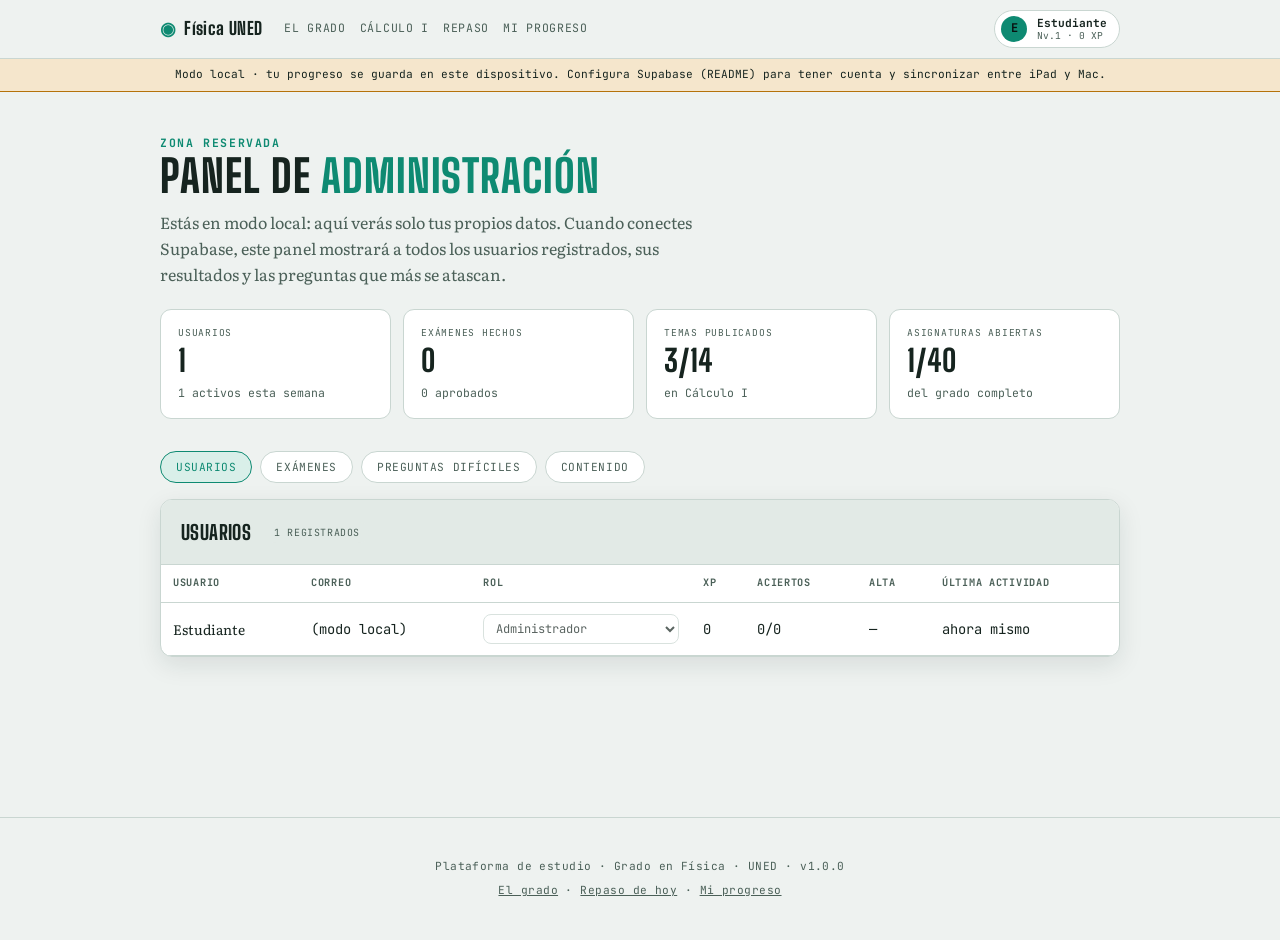
<file: admin.html>
<!doctype html>
<html lang="es">
<head>
<meta charset="utf-8">
<meta name="viewport" content="width=device-width, initial-scale=1, viewport-fit=cover">
<title>Administración · Física UNED</title>
<meta name="theme-color" content="#0a1210">
<link rel="manifest" href="manifest.webmanifest">
<link rel="icon" href="icon.svg" type="image/svg+xml">
<link rel="apple-touch-icon" href="icon-180.png">
<link rel="preconnect" href="https://fonts.googleapis.com">
<link rel="preconnect" href="https://fonts.gstatic.com" crossorigin>
<link rel="stylesheet" href="https://fonts.googleapis.com/css2?family=Big+Shoulders+Display:wght@600;700;800&family=Literata:ital,wght@0,400;0,500;0,600;1,400&family=JetBrains+Mono:wght@400;500;700&display=swap">
<style>
/* ==========================================================================
   Física UNED — sistema de diseño compartido
   Estética: panel de instrumentación / osciloscopio de laboratorio
   ========================================================================== */

:root{
  --bg:#eef2f0;
  --bg-elev:#ffffff;
  --bg-sunken:#e2eae6;
  --ink:#16241f;
  --ink-dim:#4b6058;
  --accent:#0e8a72;
  --accent-soft:#d9efe9;
  --accent-2:#b5720a;
  --accent-2-soft:#f5e6cc;
  --line:#c9d6d1;
  --grid:#dbe5e1;
  --bad:#b1352b;
  --bad-soft:#f6dcda;
  --good:#0e8a72;
  --shadow:0 8px 24px rgba(20,40,35,0.10);
  --scope-bg:#0a1210;
  --radius:12px;
}
@media (prefers-color-scheme: dark){
  :root:not([data-theme="light"]){
    --bg:#0a1210;
    --bg-elev:#101c19;
    --bg-sunken:#0d1815;
    --ink:#e7f3ee;
    --ink-dim:#93a8a0;
    --accent:#3ddc97;
    --accent-soft:#123227;
    --accent-2:#ffb454;
    --accent-2-soft:#2b2213;
    --line:#1f2f2a;
    --grid:#16211d;
    --bad:#ff8686;
    --bad-soft:#2c1414;
    --good:#3ddc97;
    --shadow:0 8px 28px rgba(0,0,0,0.45);
    --scope-bg:#050b09;
  }
}
:root[data-theme="dark"]{
  --bg:#0a1210;
  --bg-elev:#101c19;
  --bg-sunken:#0d1815;
  --ink:#e7f3ee;
  --ink-dim:#93a8a0;
  --accent:#3ddc97;
  --accent-soft:#123227;
  --accent-2:#ffb454;
  --accent-2-soft:#2b2213;
  --line:#1f2f2a;
  --grid:#16211d;
  --bad:#ff8686;
  --bad-soft:#2c1414;
  --good:#3ddc97;
  --shadow:0 8px 28px rgba(0,0,0,0.45);
  --scope-bg:#050b09;
}

*{ box-sizing:border-box; }
html{ -webkit-text-size-adjust:100%; }
body{
  margin:0;
  background:var(--bg);
  color:var(--ink);
  font-family:'Literata', Georgia, 'Times New Roman', serif;
  line-height:1.6;
  min-height:100vh;
  overscroll-behavior-y:none;
}
img{ max-width:100%; }
[hidden]{ display:none !important; }
::selection{ background:var(--accent); color:var(--bg-elev); }

h1,h2,h3,.display{
  font-family:'Big Shoulders Display', 'Arial Narrow', sans-serif;
  text-transform:uppercase;
  letter-spacing:0.02em;
  text-wrap:balance;
  font-weight:800;
  margin:0;
}
p{ margin:0 0 14px; }
a{ color:var(--accent); }
.mono{ font-family:'JetBrains Mono', ui-monospace, monospace; }
code, .formula{
  font-family:'JetBrains Mono', ui-monospace, monospace;
  background:var(--bg-sunken);
  border:1px solid var(--line);
  border-radius:4px;
  padding:0.05em 0.4em;
  font-size:0.92em;
  font-variant-numeric:tabular-nums;
}
.eyebrow{
  font-family:'JetBrains Mono', monospace;
  text-transform:uppercase;
  letter-spacing:0.14em;
  font-size:0.72rem;
  color:var(--accent);
  font-weight:700;
}
.muted{ color:var(--ink-dim); }
.center{ text-align:center; }

/* ===== Contenedores ===== */
.wrap{ max-width:1000px; margin:0 auto; padding:0 20px 100px; }
.wrap.narrow{ max-width:880px; }
.wrap.tight{ max-width:520px; }
section + section{ margin-top:38px; }

/* ===== Barra superior compartida ===== */
.appbar{
  position:sticky; top:0; z-index:60;
  background:color-mix(in srgb, var(--bg) 90%, transparent);
  backdrop-filter:blur(10px);
  border-bottom:1px solid var(--line);
}
.appbar-inner{
  max-width:1000px; margin:0 auto; padding:10px 20px;
  display:flex; align-items:center; gap:16px;
}
.brand{
  font-family:'Big Shoulders Display',sans-serif; font-weight:800; font-size:1.1rem;
  letter-spacing:0.02em; white-space:nowrap; text-decoration:none; color:var(--ink);
  display:flex; align-items:center; gap:8px;
}
.brand .spark{ color:var(--accent); }
.appbar nav{ display:flex; gap:14px; align-items:center; margin-left:6px; }
.appbar nav a{
  font-family:'JetBrains Mono',monospace; font-size:0.72rem; text-transform:uppercase;
  letter-spacing:0.06em; text-decoration:none; color:var(--ink-dim); padding:4px 0;
  border-bottom:2px solid transparent;
}
.appbar nav a:hover{ color:var(--ink); }
.appbar nav a[aria-current="page"]{ color:var(--accent); border-bottom-color:var(--accent); }
.appbar .spacer{ margin-left:auto; }

.userchip{
  display:flex; align-items:center; gap:10px; text-decoration:none; color:var(--ink);
  border:1px solid var(--line); border-radius:22px; padding:5px 12px 5px 6px; background:var(--bg-elev);
}
.userchip .avatar{
  width:26px; height:26px; border-radius:50%; background:var(--accent); color:var(--scope-bg);
  display:flex; align-items:center; justify-content:center; font-family:'JetBrains Mono',monospace;
  font-weight:700; font-size:0.75rem; flex:none;
}
.userchip .meta{ display:flex; flex-direction:column; line-height:1.15; }
.userchip .meta .n{ font-family:'JetBrains Mono',monospace; font-size:0.7rem; font-weight:700; }
.userchip .meta .x{ font-family:'JetBrains Mono',monospace; font-size:0.6rem; color:var(--ink-dim); }
@media (max-width:640px){
  .appbar nav{ display:none; }
  .userchip .meta{ display:none; }
}

/* ===== Botones ===== */
.btn{
  font-family:'JetBrains Mono',monospace; font-weight:700; font-size:0.82rem;
  letter-spacing:0.03em; text-transform:uppercase; border-radius:8px; border:1px solid var(--line);
  padding:11px 18px; cursor:pointer; background:var(--bg-elev); color:var(--ink);
  transition:transform .15s ease, border-color .15s ease; text-decoration:none; display:inline-block;
  text-align:center;
}
.btn:hover{ transform:translateY(-1px); border-color:var(--accent); }
.btn:active{ transform:translateY(0); }
.btn.primary{ background:var(--accent); color:var(--scope-bg); border-color:var(--accent); }
.btn.ghost{ background:transparent; }
.btn.danger{ color:var(--bad); border-color:var(--bad); }
.btn.small{ padding:7px 12px; font-size:0.7rem; }
.btn:disabled{ opacity:0.45; cursor:not-allowed; transform:none; }
.btn-row{ display:flex; gap:12px; flex-wrap:wrap; }

/* ===== Formularios ===== */
.field{ display:flex; flex-direction:column; gap:6px; }
label{
  font-family:'JetBrains Mono',monospace; font-size:0.68rem; text-transform:uppercase;
  letter-spacing:0.06em; color:var(--ink-dim); display:flex; justify-content:space-between;
}
label b{ color:var(--ink); font-variant-numeric:tabular-nums; }
input[type=email], input[type=password], input[type=text], select, textarea{
  font-family:'JetBrains Mono',monospace; background:var(--bg-elev); color:var(--ink);
  border:1px solid var(--line); border-radius:8px; padding:11px 12px; font-size:0.9rem; width:100%;
}
input:focus-visible, select:focus-visible, button:focus-visible, a:focus-visible{
  outline:2px solid var(--accent); outline-offset:2px;
}
input[type=range]{ width:100%; accent-color:var(--accent); }

/* ===== Tarjetas / paneles ===== */
.card{
  background:var(--bg-elev); border:1px solid var(--line); border-radius:var(--radius);
  padding:20px; box-shadow:var(--shadow);
}
.panel{
  background:var(--bg-elev); border:1px solid var(--line); border-radius:var(--radius);
  overflow:hidden; box-shadow:var(--shadow);
}
.panel-head{
  display:flex; align-items:center; gap:14px; padding:16px 20px;
  border-bottom:1px solid var(--line); background:var(--bg-sunken);
}
.panel-head h2{ font-size:1.25rem; }
.panel-body{ padding:20px; }

.callout{
  background:var(--accent-2-soft); border:1px solid var(--accent-2); border-radius:8px;
  padding:12px 14px; font-size:0.92rem; margin:14px 0;
}
.callout .eyebrow{ color:var(--accent-2); }
.notice{
  background:var(--accent-soft); border:1px solid var(--accent); border-radius:8px;
  padding:12px 14px; font-size:0.9rem; color:var(--ink);
}
.notice.error{ background:var(--bad-soft); border-color:var(--bad); }

/* ===== Barras de progreso ===== */
.bar-track{ height:8px; border-radius:5px; background:var(--bg-sunken); border:1px solid var(--line); overflow:hidden; }
.bar-fill{ height:100%; background:linear-gradient(90deg, var(--accent), var(--accent-2)); width:0%; transition:width .5s ease; }

.ring{ position:relative; flex:none; }
.ring svg{ transform:rotate(-90deg); display:block; }
.ring .ring-label{
  position:absolute; inset:0; display:flex; align-items:center; justify-content:center;
  font-family:'JetBrains Mono',monospace; font-weight:700; font-size:0.9rem;
}

/* ===== Estadísticas ===== */
.stat-row{ display:flex; flex-wrap:wrap; gap:10px 28px; }
.stat{ font-family:'JetBrains Mono',monospace; }
.stat .k{ display:block; font-size:0.63rem; text-transform:uppercase; letter-spacing:0.08em; color:var(--ink-dim); }
.stat .v{ font-size:1.15rem; font-weight:700; font-variant-numeric:tabular-nums; }
.stat .v.good{ color:var(--good); }
.stat .v.bad{ color:var(--bad); }
.stat .v.warn{ color:var(--accent-2); }

/* ===== Tablas ===== */
.table-scroll{ overflow-x:auto; }
table{ width:100%; border-collapse:collapse; font-size:0.86rem; }
th{
  font-family:'JetBrains Mono',monospace; font-size:0.64rem; text-transform:uppercase;
  letter-spacing:0.07em; color:var(--ink-dim); text-align:left; padding:10px 12px;
  border-bottom:1px solid var(--line); white-space:nowrap; font-weight:700;
}
td{ padding:11px 12px; border-bottom:1px solid var(--line); vertical-align:middle; }
tbody tr:hover{ background:var(--bg-sunken); }
td.num{ font-family:'JetBrains Mono',monospace; font-variant-numeric:tabular-nums; }

.pill{
  font-family:'JetBrains Mono',monospace; font-size:0.62rem; text-transform:uppercase;
  letter-spacing:0.06em; padding:3px 9px; border-radius:20px; white-space:nowrap;
  background:var(--bg-sunken); color:var(--ink-dim); display:inline-block;
}
.pill.on{ background:var(--accent-soft); color:var(--good); }
.pill.warn{ background:var(--accent-2-soft); color:var(--accent-2); }
.pill.off{ background:var(--bad-soft); color:var(--bad); }

/* ===== Estado de carga / vacío ===== */
.skeleton{
  background:linear-gradient(90deg, var(--bg-sunken), var(--bg-elev), var(--bg-sunken));
  background-size:200% 100%; animation:shimmer 1.4s infinite; border-radius:6px; height:14px;
}
@keyframes shimmer{ 0%{background-position:200% 0} 100%{background-position:-200% 0} }
.empty{
  padding:34px 20px; text-align:center; color:var(--ink-dim);
  font-family:'JetBrains Mono',monospace; font-size:0.8rem;
}

/* ===== Pie ===== */
footer.appfoot{
  text-align:center; padding:40px 20px; color:var(--ink-dim);
  font-family:'JetBrains Mono',monospace; font-size:0.7rem; letter-spacing:0.04em;
  border-top:1px solid var(--line); margin-top:60px;
}
footer.appfoot a{ color:var(--ink-dim); }

/* ===== Aviso de modo local ===== */
.localbanner{
  background:var(--accent-2-soft); border-bottom:1px solid var(--accent-2);
  font-family:'JetBrains Mono',monospace; font-size:0.7rem; text-align:center;
  padding:7px 16px; color:var(--ink);
}

@media (prefers-reduced-motion: reduce){
  *{ transition:none !important; animation:none !important; scroll-behavior:auto !important; }
}

</style>
<style>
  .admin-hero{ padding:36px 0 6px; }
  .admin-hero h1{ font-size:clamp(1.9rem,5.5vw,2.8rem); line-height:1; }
  .admin-hero h1 em{ font-style:normal; color:var(--accent); }
  .kpis{ display:grid; grid-template-columns:repeat(auto-fit,minmax(150px,1fr)); gap:12px; margin-top:22px; }
  .kpi{ background:var(--bg-elev); border:1px solid var(--line); border-radius:11px; padding:15px 17px; }
  .kpi .k{ font-family:'JetBrains Mono',monospace; font-size:0.6rem; text-transform:uppercase; letter-spacing:0.08em; color:var(--ink-dim); display:block; }
  .kpi .v{ font-family:'Big Shoulders Display',sans-serif; font-size:1.9rem; font-weight:800; line-height:1.1; margin-top:4px; }
  .kpi .n{ font-size:0.72rem; color:var(--ink-dim); font-family:'JetBrains Mono',monospace; }
  .tabs-admin{ display:flex; gap:8px; margin-top:26px; flex-wrap:wrap; }
  .tabs-admin button{
    font-family:'JetBrains Mono',monospace; font-size:0.7rem; text-transform:uppercase; letter-spacing:0.05em;
    border:1px solid var(--line); background:var(--bg-elev); color:var(--ink-dim); border-radius:20px;
    padding:8px 15px; cursor:pointer;
  }
  .tabs-admin button[aria-selected="true"]{ border-color:var(--accent); color:var(--accent); background:var(--accent-soft); }
  select.rol{ padding:5px 8px; font-size:0.75rem; }
</style>
<!-- Diagnóstico de arranque: avisa en pantalla si faltan archivos en el servidor -->
<script>
(function () {
  var fallos = [];
  window.addEventListener('error', function (e) {
    var t = e.target;
    if (t && (t.tagName === 'SCRIPT' || t.tagName === 'LINK')) {
      var url = t.src || t.href || '';
      if (url && url.indexOf('fonts.googleapis') === -1 && fallos.indexOf(url) === -1) fallos.push(url);
    }
  }, true);
  window.addEventListener('DOMContentLoaded', function () {
    setTimeout(function () {
      if (window.__appLista) return;
      var lista = fallos.length
        ? '<ul style="margin:8px 0 0 18px;padding:0">' + fallos.map(function (f) {
            return '<li style="margin:3px 0;font-family:ui-monospace,monospace;font-size:13px">' +
                   f.replace(location.origin, '') + '</li>';
          }).join('') + '</ul>'
        : '';
      var aviso = document.createElement('div');
      aviso.setAttribute('role', 'alert');
      aviso.style.cssText = 'position:fixed;left:0;right:0;bottom:0;z-index:99999;background:#2c1414;' +
        'color:#ffe4e4;border-top:2px solid #ff8686;padding:16px 20px;max-height:60vh;overflow:auto;' +
        'font:14px/1.55 -apple-system,BlinkMacSystemFont,"Segoe UI",Roboto,sans-serif';
      aviso.innerHTML = '<b>La aplicación no ha arrancado.</b> Faltan archivos en el servidor' +
        (fallos.length ? ':' : '. Comprueba que las carpetas <b>assets/</b>, <b>temas/</b> e <b>icons/</b> ' +
         'estén subidas junto a los .html.') + lista +
        '<div style="margin-top:10px;opacity:.85">Sube la carpeta completa (con sus subcarpetas) y recarga.</div>';
      document.body.appendChild(aviso);
    }, 8000);
  });
})();
</script>
</head>
<body>

<main class="wrap">
  <section class="admin-hero">
    <span class="eyebrow">Zona reservada</span>
    <h1>Panel de <em>administración</em></h1>
    <p class="muted" id="subtitulo" style="max-width:60ch; margin-top:12px"></p>
    <div class="kpis" id="kpis"></div>
  </section>

  <div class="tabs-admin" role="tablist">
    <button role="tab" data-vista="usuarios" aria-selected="true">Usuarios</button>
    <button role="tab" data-vista="examenes" aria-selected="false">Exámenes</button>
    <button role="tab" data-vista="preguntas" aria-selected="false">Preguntas difíciles</button>
    <button role="tab" data-vista="contenido" aria-selected="false">Contenido</button>
  </div>

  <section class="panel" style="margin-top:16px">
    <div class="panel-head"><h2 id="tituloVista">Usuarios</h2><span class="pill" id="contadorVista"></span></div>
    <div class="panel-body" style="padding:0" id="vista"></div>
  </section>
</main>

<script type="module">
/* ============ APLICACIÓN COMPLETA INCRUSTADA ============ */
/* ===== módulo: assets/js/config.js ===== */
/* ==========================================================================
   CONFIGURACIÓN — el único archivo que necesitas tocar
   ==========================================================================

   MODO LOCAL (por defecto)
   Si dejas SUPABASE_URL y SUPABASE_ANON_KEY vacíos, la aplicación funciona
   igualmente: guarda tu progreso en el propio dispositivo (localStorage).
   Perfecto para estudiar tú solo desde ya, sin registrarte en nada.

   MODO NUBE (cuando quieras cuentas de usuario)
   Rellena las dos claves con los datos de tu proyecto de Supabase y la web
   pasará automáticamente a tener registro, login, sincronización entre
   dispositivos y panel de administración. No hay que cambiar nada más.
   Las instrucciones paso a paso están en README.md.
   ========================================================================== */

const SUPABASE_URL = "";
const SUPABASE_ANON_KEY = "";

/* Correos que se convierten automáticamente en administradores al registrarse.
   Pon aquí el tuyo antes de crear tu cuenta, por ejemplo:
   export const ADMIN_EMAILS = ["yo@ejemplo.com"];                            */
const ADMIN_EMAILS = [];

/* Identidad de la aplicación */
const APP = {
  nombre: "Física UNED",
  nombreLargo: "Plataforma de estudio · Grado en Física · UNED",
  version: "1.0.0",
};

/* ¿Hay configuración de nube disponible? */
const CLOUD_ENABLED = Boolean(SUPABASE_URL && SUPABASE_ANON_KEY);

const config = { SUPABASE_URL, SUPABASE_ANON_KEY, ADMIN_EMAILS, APP, CLOUD_ENABLED };

/* ===== módulo: assets/js/curriculum.js ===== */
/* ==========================================================================
   PLAN DE ESTUDIOS — Grado en Física (UNED, código 6104)
   Cada asignatura tiene estado: "abierta" | "construccion"
   Para abrir una asignatura nueva: cambia su estado y añade su "ruta".
   ========================================================================== */

const CURSOS = [
  {
    n: 1,
    nombre: "Primer curso",
    asignaturas: [
      { code: "ff1",  nombre: "Fundamentos de Física I",    sem: 1, ects: 6, tipo: "básica", estado: "construccion" },
      { code: "am1",  nombre: "Análisis Matemático I",      sem: 1, ects: 6, tipo: "básica", estado: "abierta", ruta: "asignatura.html?code=am1" },
      { code: "alg",  nombre: "Álgebra",                    sem: 1, ects: 6, tipo: "básica", estado: "construccion" },
      { code: "qui",  nombre: "Química",                    sem: 1, ects: 6, tipo: "básica", estado: "construccion" },
      { code: "bio",  nombre: "Biología",                   sem: 1, ects: 6, tipo: "básica", estado: "construccion" },
      { code: "ff2",  nombre: "Fundamentos de Física II",   sem: 2, ects: 6, tipo: "básica", estado: "construccion" },
      { code: "am2",  nombre: "Análisis Matemático II",     sem: 2, ects: 6, tipo: "básica", estado: "construccion" },
      { code: "mm1",  nombre: "Métodos Matemáticos I",      sem: 2, ects: 6, tipo: "básica", estado: "construccion" },
      { code: "fc1",  nombre: "Física Computacional I",     sem: 2, ects: 6, tipo: "básica", estado: "construccion" },
      { code: "te1",  nombre: "Técnicas Experimentales I",  sem: 2, ects: 6, tipo: "básica", estado: "construccion" },
    ],
  },
  {
    n: 2,
    nombre: "Segundo curso",
    asignaturas: [
      { code: "ff3",  nombre: "Fundamentos de Física III",         sem: 1, ects: 6, tipo: "obligatoria", estado: "construccion" },
      { code: "mm2",  nombre: "Métodos Matemáticos II",            sem: 1, ects: 6, tipo: "obligatoria", estado: "construccion" },
      { code: "em1",  nombre: "Electromagnetismo I",               sem: 1, ects: 6, tipo: "obligatoria", estado: "construccion" },
      { code: "fc2",  nombre: "Física Computacional II",           sem: 1, ects: 6, tipo: "obligatoria", estado: "construccion" },
      { code: "mec",  nombre: "Mecánica",                          sem: 1, ects: 6, tipo: "obligatoria", estado: "construccion" },
      { code: "mm3",  nombre: "Métodos Matemáticos III",           sem: 2, ects: 6, tipo: "obligatoria", estado: "construccion" },
      { code: "vo",   nombre: "Vibraciones y Ondas",               sem: 2, ects: 6, tipo: "obligatoria", estado: "construccion" },
      { code: "em2",  nombre: "Electromagnetismo II",              sem: 2, ects: 6, tipo: "obligatoria", estado: "construccion" },
      { code: "tce",  nombre: "Teoría de Circuitos y Electrónica", sem: 2, ects: 6, tipo: "obligatoria", estado: "construccion" },
      { code: "te2",  nombre: "Técnicas Experimentales II",        sem: 2, ects: 6, tipo: "obligatoria", estado: "construccion" },
    ],
  },
  {
    n: 3,
    nombre: "Tercer curso",
    asignaturas: [
      { code: "mm4",  nombre: "Métodos Matemáticos IV",      sem: 1, ects: 6, tipo: "obligatoria", estado: "construccion" },
      { code: "td1",  nombre: "Termodinámica I",             sem: 1, ects: 6, tipo: "obligatoria", estado: "construccion" },
      { code: "fq1",  nombre: "Física Cuántica I",           sem: 1, ects: 6, tipo: "obligatoria", estado: "construccion" },
      { code: "op1",  nombre: "Óptica I",                    sem: 1, ects: 6, tipo: "obligatoria", estado: "construccion" },
      { code: "mt",   nombre: "Mecánica Teórica",            sem: 1, ects: 6, tipo: "obligatoria", estado: "construccion" },
      { code: "td2",  nombre: "Termodinámica II",            sem: 2, ects: 6, tipo: "obligatoria", estado: "construccion" },
      { code: "fq2",  nombre: "Física Cuántica II",          sem: 2, ects: 6, tipo: "obligatoria", estado: "construccion" },
      { code: "op2",  nombre: "Óptica II",                   sem: 2, ects: 6, tipo: "obligatoria", estado: "construccion" },
      { code: "edc",  nombre: "Electrodinámica Clásica",     sem: 2, ects: 6, tipo: "obligatoria", estado: "construccion" },
      { code: "te3",  nombre: "Técnicas Experimentales III", sem: 2, ects: 6, tipo: "obligatoria", estado: "construccion" },
    ],
  },
  {
    n: 4,
    nombre: "Cuarto curso",
    asignaturas: [
      { code: "fnp",  nombre: "Física Nuclear y de Partículas", sem: 1, ects: 6,  tipo: "obligatoria", estado: "construccion" },
      { code: "me",   nombre: "Mecánica Estadística",           sem: 1, ects: 6,  tipo: "obligatoria", estado: "construccion" },
      { code: "ffl",  nombre: "Física de Fluidos",              sem: 1, ects: 6,  tipo: "obligatoria", estado: "construccion" },
      { code: "fes",  nombre: "Física del Estado Sólido",       sem: 2, ects: 6,  tipo: "obligatoria", estado: "construccion" },
      { code: "te4",  nombre: "Técnicas Experimentales IV",     sem: 2, ects: 6,  tipo: "obligatoria", estado: "construccion" },
      { code: "mca",  nombre: "Mecánica Cuántica Avanzada",     sem: 1, ects: 5,  tipo: "optativa",    estado: "construccion" },
      { code: "ast",  nombre: "Astrofísica General",            sem: 2, ects: 5,  tipo: "optativa",    estado: "construccion" },
      { code: "rg",   nombre: "Relatividad General",            sem: 2, ects: 5,  tipo: "optativa",    estado: "construccion" },
      { code: "bfi",  nombre: "Biofísica",                      sem: 1, ects: 5,  tipo: "optativa",    estado: "construccion" },
      { code: "tfg",  nombre: "Trabajo Fin de Grado",           sem: 0, ects: 10, tipo: "TFG",         estado: "construccion" },
    ],
  },
];

/* Índice rápido por código */
const ASIGNATURAS = Object.fromEntries(
  CURSOS.flatMap((c) => c.asignaturas.map((a) => [a.code, { ...a, curso: c.n }]))
);

/* ==========================================================================
   TEMARIOS — por ahora solo Análisis Matemático I está abierta
   estado: "publicado" | "pendiente"
   ========================================================================== */

const TEMARIOS = {
  am1: {
    nombre: "Análisis Matemático I",
    apodo: "Observatorio de Cálculo I",
    descripcion:
      "Cálculo de una variable mirado siempre desde la física: cinemática, campos, ondas y órbitas.",
    temas: [
      { code: "preliminares", n: 1,  titulo: "Preliminares",                             gancho: "Números, rectas, cónicas, funciones y trigonometría", estado: "publicado", ruta: "tema-am1-01-preliminares.html", preguntas: 21 },
      { code: "limites",      n: 2,  titulo: "Límites y continuidad",                     gancho: "El instante en el cálculo de velocidades",           estado: "publicado", ruta: "tema-am1-02-limites.html", preguntas: 21 },
      { code: "derivadas",    n: 3,  titulo: "Diferenciación",                            gancho: "La derivada como razón de cambio física",            estado: "publicado", ruta: "tema-am1-03-derivadas.html", preguntas: 21 },
      { code: "trascendentes",n: 4,  titulo: "Funciones trascendentes",                   gancho: "Crecimiento exponencial, desintegración radiactiva", estado: "pendiente" },
      { code: "aplic-deriv",  n: 5,  titulo: "Aplicaciones de las derivadas",             gancho: "Optimización y razones de cambio relacionadas",      estado: "pendiente" },
      { code: "integracion",  n: 6,  titulo: "Integración",                               gancho: "De la velocidad a la posición",                      estado: "pendiente" },
      { code: "tecnicas-int", n: 7,  titulo: "Técnicas de integración",                   gancho: "El arsenal para resolver integrales reales",         estado: "pendiente" },
      { code: "aplic-int",    n: 8,  titulo: "Aplicaciones de la integración",            gancho: "Trabajo, energía y centros de masa",                 estado: "pendiente" },
      { code: "conicas",      n: 9,  titulo: "Cónicas paramétricas y polares",            gancho: "Órbitas en coordenadas naturales",                   estado: "pendiente" },
      { code: "series",       n: 10, titulo: "Secuencias, series y series de potencias",  gancho: "Aproximaciones de Taylor en física",                 estado: "pendiente" },
      { code: "complejos",    n: 11, titulo: "Apéndice I · Números complejos",            gancho: "Oscilaciones y ondas con fasores",                   estado: "pendiente" },
      { code: "func-complej", n: 12, titulo: "Apéndice II · Funciones complejas",         gancho: "Herramientas para electromagnetismo",                estado: "pendiente" },
      { code: "continuas",    n: 13, titulo: "Apéndice III · Funciones continuas",        gancho: "El rigor detrás de la intuición física",             estado: "pendiente" },
      { code: "riemann",      n: 14, titulo: "Apéndice IV · La integral de Riemann",      gancho: "Qué significa sumar infinitos trocitos",             estado: "pendiente" },
    ],
    recursos: [
      { titulo: "Tablas de fórmulas e integrales", nota: "Chuleta rápida de derivadas e integrales" },
      { titulo: "Soluciones de ejercicios impares", nota: "Para autocorregirte tras cada estación" },
    ],
  },
};

/* Utilidades */
function temasDe(subjectCode) {
  return TEMARIOS[subjectCode]?.temas ?? [];
}
function temaPublicado(subjectCode, topicCode) {
  return temasDe(subjectCode).find((t) => t.code === topicCode && t.estado === "publicado");
}
function totalTemasPublicados() {
  return Object.values(TEMARIOS).reduce(
    (acc, s) => acc + s.temas.filter((t) => t.estado === "publicado").length, 0
  );
}
function totalAsignaturas() {
  return CURSOS.reduce((acc, c) => acc + c.asignaturas.length, 0);
}
function asignaturasAbiertas() {
  return CURSOS.flatMap((c) => c.asignaturas).filter((a) => a.estado === "abierta");
}

const curriculum = { temasDe, temaPublicado, totalTemasPublicados, totalAsignaturas, asignaturasAbiertas, CURSOS, ASIGNATURAS, TEMARIOS };

/* ===== módulo: assets/js/store.js ===== */
/* ==========================================================================
   STORE — sesión, usuarios y progreso
   Funciona en dos modos de forma transparente:
     · MODO LOCAL  → todo se guarda en este dispositivo (localStorage)
     · MODO NUBE   → Supabase (auth + Postgres), con caché local y cola offline
   ========================================================================== */

const LS = {
  progress: "fu_progress_v1",
  exams: "fu_exams_v1",
  profile: "fu_local_profile_v1",
  queue: "fu_sync_queue_v1",
};

/* ---------- utilidades de almacenamiento seguro ---------- */
function lsGet(key, fallback) {
  try {
    const raw = localStorage.getItem(key);
    return raw ? JSON.parse(raw) : fallback;
  } catch (e) {
    return fallback;
  }
}
function lsSet(key, value) {
  try { localStorage.setItem(key, JSON.stringify(value)); } catch (e) { /* modo privado */ }
}

/* ---------- niveles ---------- */
const NIVELES = [
  { min: 0,   titulo: "Aprendiz de Newton" },
  { min: 60,  titulo: "Técnico de Laboratorio" },
  { min: 150, titulo: "Analista de Trayectorias" },
  { min: 280, titulo: "Maestro de Kepler" },
  { min: 450, titulo: "Físico Certificado" },
  { min: 700, titulo: "Catedrático de Cálculo" },
];
function nivelDe(xp) {
  let i = 0;
  NIVELES.forEach((n, idx) => { if (xp >= n.min) i = idx; });
  const siguiente = NIVELES[i + 1];
  return {
    nivel: i + 1,
    titulo: NIVELES[i].titulo,
    desde: NIVELES[i].min,
    hasta: siguiente ? siguiente.min : NIVELES[i].min + 300,
    porcentaje: siguiente
      ? Math.min(100, Math.round((100 * (xp - NIVELES[i].min)) / (siguiente.min - NIVELES[i].min)))
      : 100,
  };
}

/* ---------- cliente Supabase (carga perezosa) ---------- */
let _client = null;
async function client() {
  if (!CLOUD_ENABLED) return null;
  if (_client) return _client;
  const { createClient } = await import("https://cdn.jsdelivr.net/npm/@supabase/supabase-js@2/+esm");
  _client = createClient(SUPABASE_URL, SUPABASE_ANON_KEY, {
    auth: { persistSession: true, autoRefreshToken: true },
  });
  return _client;
}

/* ---------- estado en memoria ---------- */
const state = {
  modo: CLOUD_ENABLED ? "nube" : "local",
  listo: false,
  user: null,       // { id, email, nombre, rol }
  answers: {},      // "subject/topic/item" → { correct, xp, at }
  exams: [],        // { subject, topic, score, total, passed, at }
};

function modo() { return state.modo; }
function usuario() { return state.user; }
function esAdmin() { return state.user?.rol === "admin"; }
function estaListo() { return state.listo; }

const listeners = new Set();
function onCambio(cb) { listeners.add(cb); return () => listeners.delete(cb); }
function emitir() { listeners.forEach((cb) => { try { cb(state); } catch (e) {} }); }

/* ---------- perfil local ---------- */
function perfilLocal() {
  let p = lsGet(LS.profile, null);
  if (!p) {
    p = { id: "local", email: null, nombre: "Estudiante", rol: "admin" };
    lsSet(LS.profile, p);
  }
  return p;
}
function renombrarLocal(nombre) {
  const p = perfilLocal();
  p.nombre = nombre;
  lsSet(LS.profile, p);
  if (state.modo === "local") { state.user = p; emitir(); }
}

/* ==========================================================================
   INICIALIZACIÓN
   ========================================================================== */
async function init() {
  state.answers = lsGet(LS.progress, {});
  state.exams = lsGet(LS.exams, []);

  if (state.modo === "local") {
    state.user = perfilLocal();
    state.listo = true;
    emitir();
    return state;
  }

  try {
    const sb = await client();
    const { data: { session } } = await sb.auth.getSession();
    if (session?.user) {
      await cargarUsuarioNube(sb, session.user);
      await cargarProgresoNube(sb);
      await vaciarCola();
    } else {
      state.user = null;
    }
    sb.auth.onAuthStateChange(async (_evento, sesion) => {
      if (sesion?.user) {
        await cargarUsuarioNube(sb, sesion.user);
        await cargarProgresoNube(sb);
      } else {
        state.user = null;
      }
      emitir();
    });
  } catch (e) {
    console.warn("No se pudo conectar con la nube, se usa el modo local:", e.message);
    state.modo = "local";
    state.user = perfilLocal();
  }

  state.listo = true;
  emitir();
  return state;
}

async function cargarUsuarioNube(sb, authUser) {
  let { data: perfil } = await sb.from("profiles").select("*").eq("id", authUser.id).maybeSingle();

  if (!perfil) {
    const rolInicial = ADMIN_EMAILS.includes(authUser.email) ? "admin" : "student";
    const { data } = await sb.from("profiles").insert({
      id: authUser.id,
      email: authUser.email,
      display_name: authUser.user_metadata?.display_name || authUser.email.split("@")[0],
      role: rolInicial,
    }).select().maybeSingle();
    perfil = data;
  } else {
    sb.from("profiles").update({ last_seen_at: new Date().toISOString() }).eq("id", authUser.id).then(() => {});
  }

  state.user = {
    id: authUser.id,
    email: authUser.email,
    nombre: perfil?.display_name || authUser.email.split("@")[0],
    rol: perfil?.role || "student",
  };
}

async function cargarProgresoNube(sb) {
  const { data: filas } = await sb
    .from("progress")
    .select("subject_code, topic_code, item_id, correct, xp, answered_at, box, due_date, attempts, misses")
    .eq("user_id", state.user.id);
  if (filas) {
    const mapa = {};
    filas.forEach((f) => {
      mapa[`${f.subject_code}/${f.topic_code}/${f.item_id}`] = {
        correct: f.correct, xp: f.xp, at: f.answered_at,
        box: f.box ?? 0, due: f.due_date, intentos: f.attempts ?? 1, fallos: f.misses ?? 0,
      };
    });
    // La nube manda, pero conservamos lo que solo exista en local (pendiente de subir)
    state.answers = { ...state.answers, ...mapa };
    lsSet(LS.progress, state.answers);
  }
  const { data: examenes } = await sb
    .from("exam_results")
    .select("subject_code, topic_code, score, total, passed, taken_at")
    .eq("user_id", state.user.id)
    .order("taken_at", { ascending: false });
  if (examenes) {
    state.exams = examenes.map((e) => ({
      subject: e.subject_code, topic: e.topic_code, score: e.score,
      total: e.total, passed: e.passed, at: e.taken_at,
    }));
    lsSet(LS.exams, state.exams);
  }
}

/* ==========================================================================
   AUTENTICACIÓN
   ========================================================================== */
async function registrarse(email, password, nombre) {
  const sb = await client();
  if (!sb) throw new Error("La nube no está configurada todavía.");
  const { data, error } = await sb.auth.signUp({
    email, password,
    options: { data: { display_name: nombre } },
  });
  if (error) throw new Error(traducirError(error.message));
  return data;
}

async function entrar(email, password) {
  const sb = await client();
  if (!sb) throw new Error("La nube no está configurada todavía.");
  const { data, error } = await sb.auth.signInWithPassword({ email, password });
  if (error) throw new Error(traducirError(error.message));
  await cargarUsuarioNube(sb, data.user);
  await cargarProgresoNube(sb);
  await vaciarCola();
  emitir();
  return data;
}

async function salir() {
  const sb = await client();
  if (sb) await sb.auth.signOut();
  state.user = null;
  emitir();
}

async function recuperarContrasena(email) {
  const sb = await client();
  if (!sb) throw new Error("La nube no está configurada todavía.");
  const { error } = await sb.auth.resetPasswordForEmail(email, {
    redirectTo: window.location.origin + "/login.html",
  });
  if (error) throw new Error(traducirError(error.message));
}

function traducirError(msg) {
  const m = (msg || "").toLowerCase();
  if (m.includes("invalid login")) return "Correo o contraseña incorrectos.";
  if (m.includes("already registered")) return "Ese correo ya tiene cuenta. Prueba a entrar.";
  if (m.includes("password should be")) return "La contraseña debe tener al menos 6 caracteres.";
  if (m.includes("email not confirmed")) return "Tienes que confirmar el correo antes de entrar.";
  if (m.includes("rate limit")) return "Demasiados intentos seguidos. Espera un minuto.";
  return msg;
}

/* ==========================================================================
   PROGRESO
   ========================================================================== */
function clave(subject, topic, item) { return `${subject}/${topic}/${item}`; }

function respuestaDe(subject, topic, item) {
  return state.answers[clave(subject, topic, item)] || null;
}

function respuestasDeTema(subject, topic) {
  const prefijo = `${subject}/${topic}/`;
  const res = {};
  Object.entries(state.answers).forEach(([k, v]) => {
    if (k.startsWith(prefijo)) res[k.slice(prefijo.length)] = v;
  });
  return res;
}

/* Repaso espaciado (sistema Leitner): días hasta el próximo repaso según caja */
const INTERVALOS = [1, 1, 3, 7, 16, 35];
function proximaFecha(caja) {
  const dias = INTERVALOS[Math.min(caja, INTERVALOS.length - 1)];
  const d = new Date();
  d.setDate(d.getDate() + dias);
  return d.toISOString().slice(0, 10);
}

async function registrarRespuesta({ subject, topic, item, correct, xp = 0, esRepaso = false }) {
  const k = clave(subject, topic, item);
  const previa = state.answers[k];

  // El XP solo se concede la primera vez que se acierta; los repasos no puntúan de nuevo,
  // pero sí actualizan la caja de repaso espaciado.
  const yaPuntuada = Boolean(previa?.correct);
  const cajaPrevia = previa?.box ?? 0;
  const caja = correct ? Math.min(cajaPrevia + 1, INTERVALOS.length - 1) : Math.max(cajaPrevia - 1, 0);

  const registro = {
    correct,
    xp: yaPuntuada ? (previa.xp || 0) : (correct ? xp : 0),
    at: previa?.at || new Date().toISOString(),
    ultimo: new Date().toISOString(),
    box: caja,
    due: proximaFecha(caja),
    intentos: (previa?.intentos || 0) + 1,
    fallos: (previa?.fallos || 0) + (correct ? 0 : 1),
  };
  // Una pregunta ya superada nunca "se desaprende": el progreso no retrocede.
  if (yaPuntuada) registro.correct = true;

  state.answers[k] = registro;
  lsSet(LS.progress, state.answers);
  emitir();

  if (state.modo === "nube" && state.user) {
    const fila = {
      user_id: state.user.id, subject_code: subject, topic_code: topic,
      item_id: item, correct: registro.correct, xp: registro.xp,
      answered_at: registro.at, box: registro.box, due_date: registro.due,
      attempts: registro.intentos, misses: registro.fallos,
    };
    try {
      const sb = await client();
      const { error } = await sb.from("progress").upsert(fila, {
        onConflict: "user_id,subject_code,topic_code,item_id",
      });
      if (error) encolar("progress", fila);
    } catch (e) {
      encolar("progress", fila);
    }
  }
  return registro;
}

async function registrarExamen({ subject, topic, score, total, passed }) {
  const registro = { subject, topic, score, total, passed, at: new Date().toISOString() };
  state.exams.unshift(registro);
  lsSet(LS.exams, state.exams);
  emitir();

  if (state.modo === "nube" && state.user) {
    const fila = {
      user_id: state.user.id, subject_code: subject, topic_code: topic,
      score, total, passed, taken_at: registro.at,
    };
    try {
      const sb = await client();
      const { error } = await sb.from("exam_results").insert(fila);
      if (error) encolar("exam_results", fila);
    } catch (e) {
      encolar("exam_results", fila);
    }
  }
  return registro;
}

function examenes() { return state.exams; }

/* ---------- cola de sincronización offline ---------- */
function encolar(tabla, fila) {
  const cola = lsGet(LS.queue, []);
  cola.push({ tabla, fila });
  lsSet(LS.queue, cola);
}
async function vaciarCola() {
  if (state.modo !== "nube" || !state.user) return;
  const cola = lsGet(LS.queue, []);
  if (!cola.length) return;
  const sb = await client();
  const restantes = [];
  for (const item of cola) {
    try {
      const fila = { ...item.fila, user_id: state.user.id };
      const { error } = item.tabla === "progress"
        ? await sb.from("progress").upsert(fila, { onConflict: "user_id,subject_code,topic_code,item_id" })
        : await sb.from("exam_results").insert(fila);
      if (error) restantes.push(item);
    } catch (e) { restantes.push(item); }
  }
  lsSet(LS.queue, restantes);
}
window.addEventListener("online", () => { vaciarCola(); });

/* ==========================================================================
   ESTADÍSTICAS DEL USUARIO
   ========================================================================== */
function xpTotal() {
  return Object.values(state.answers).reduce((a, r) => a + (r.xp || 0), 0);
}
function aciertos() {
  const vals = Object.values(state.answers);
  return { correctas: vals.filter((v) => v.correct).length, total: vals.length };
}
function progresoTema(subject, topic, totalPreguntas) {
  const r = respuestasDeTema(subject, topic);
  const correctas = Object.values(r).filter((v) => v.correct).length;
  return {
    correctas,
    total: totalPreguntas,
    porcentaje: totalPreguntas ? Math.round((100 * correctas) / totalPreguntas) : 0,
    completado: totalPreguntas > 0 && correctas >= totalPreguntas,
  };
}
function temasConActividad() {
  const s = new Set();
  Object.keys(state.answers).forEach((k) => {
    const [subject, topic] = k.split("/");
    s.add(`${subject}/${topic}`);
  });
  return [...s];
}
function actividadPorDia(dias = 30) {
  const hoy = new Date();
  const mapa = {};
  for (let i = dias - 1; i >= 0; i--) {
    const d = new Date(hoy); d.setDate(hoy.getDate() - i);
    mapa[d.toISOString().slice(0, 10)] = 0;
  }
  Object.values(state.answers).forEach((r) => {
    const dia = (r.at || "").slice(0, 10);
    if (dia in mapa) mapa[dia] += 1;
  });
  return mapa;
}
function diasActivos() {
  return new Set(Object.values(state.answers).map((r) => (r.at || "").slice(0, 10))).size;
}
function mejorRacha() {
  const dias = [...new Set(Object.values(state.answers).map((r) => (r.at || "").slice(0, 10)))]
    .filter(Boolean).sort();
  let mejor = 0, actual = 0, previo = null;
  dias.forEach((d) => {
    if (previo) {
      const dif = (new Date(d) - new Date(previo)) / 86400000;
      actual = dif === 1 ? actual + 1 : 1;
    } else actual = 1;
    mejor = Math.max(mejor, actual);
    previo = d;
  });
  return mejor;
}
function rachaDias() {
  const dias = new Set(Object.values(state.answers).map((r) => (r.at || "").slice(0, 10)));
  let racha = 0;
  const d = new Date();
  // permite que hoy aún no haya actividad sin romper la racha de ayer
  if (!dias.has(d.toISOString().slice(0, 10))) d.setDate(d.getDate() - 1);
  while (dias.has(d.toISOString().slice(0, 10))) { racha++; d.setDate(d.getDate() - 1); }
  return racha;
}

/* ==========================================================================
   REPASO ESPACIADO — qué toca repasar hoy
   Nada caduca ni se pierde: si pasan semanas, la cola simplemente espera.
   ========================================================================== */
function pendientesDeRepaso(limite = 999) {
  const hoy = new Date().toISOString().slice(0, 10);
  return Object.entries(state.answers)
    .filter(([, v]) => v.due && v.due <= hoy)
    .map(([k, v]) => {
      const [subject, topic, item] = k.split("/");
      return { clave: k, subject, topic, item, ...v };
    })
    .sort((a, b) => (a.box - b.box) || (a.due < b.due ? -1 : 1))
    .slice(0, limite);
}

function resumenRepaso() {
  const pend = pendientesDeRepaso();
  const total = Object.keys(state.answers).length;
  const dominadas = Object.values(state.answers).filter((v) => (v.box ?? 0) >= 4).length;
  const flojas = Object.values(state.answers).filter((v) => (v.box ?? 0) <= 1 && v.intentos).length;
  return { pendientes: pend.length, total, dominadas, flojas };
}

/* Duraciones de sesión (minutos → nº de preguntas aproximado) */
const SESIONES = [
  { id: "corta",   min: 5,  preguntas: 5,  etiqueta: "Sesión corta",  nota: "Día flojo: solo repaso" },
  { id: "media",   min: 10, preguntas: 10, etiqueta: "Sesión media",  nota: "Repaso + un bloque nuevo" },
  { id: "completa",min: 25, preguntas: 20, etiqueta: "Sesión completa",nota: "Tema nuevo entero" },
];
function sesionPreferida() { return lsGet("fu_sesion_pref", "media"); }
function guardarSesionPreferida(id) { lsSet("fu_sesion_pref", id); }

/* ==========================================================================
   ADMINISTRACIÓN (solo rol admin; en modo local devuelve datos propios)
   ========================================================================== */
async function adminUsuarios() {
  if (state.modo === "local") {
    const resumen = aciertos();
    return [{
      id: "local", email: "(modo local)", display_name: state.user?.nombre || "Estudiante",
      role: "admin", created_at: null, last_seen_at: new Date().toISOString(),
      xp: xpTotal(), respuestas: resumen.total, correctas: resumen.correctas,
    }];
  }
  const sb = await client();
  const { data: perfiles, error } = await sb
    .from("profiles").select("*").order("created_at", { ascending: false });
  if (error) throw new Error(error.message);

  const { data: progreso } = await sb.from("progress").select("user_id, xp, correct");
  const agregado = {};
  (progreso || []).forEach((p) => {
    const a = (agregado[p.user_id] ||= { xp: 0, respuestas: 0, correctas: 0 });
    a.xp += p.xp || 0; a.respuestas += 1; if (p.correct) a.correctas += 1;
  });

  return (perfiles || []).map((p) => ({
    ...p,
    xp: agregado[p.id]?.xp || 0,
    respuestas: agregado[p.id]?.respuestas || 0,
    correctas: agregado[p.id]?.correctas || 0,
  }));
}

async function adminCambiarRol(userId, rol) {
  if (state.modo === "local") throw new Error("Disponible solo en modo nube.");
  const sb = await client();
  const { error } = await sb.from("profiles").update({ role: rol }).eq("id", userId);
  if (error) throw new Error(error.message);
}

async function adminExamenes() {
  if (state.modo === "local") {
    return state.exams.map((e) => ({ ...e, email: "(modo local)" }));
  }
  const sb = await client();
  const { data } = await sb
    .from("exam_results")
    .select("subject_code, topic_code, score, total, passed, taken_at, profiles(email, display_name)")
    .order("taken_at", { ascending: false })
    .limit(100);
  return (data || []).map((e) => ({
    subject: e.subject_code, topic: e.topic_code, score: e.score, total: e.total,
    passed: e.passed, at: e.taken_at,
    email: e.profiles?.email || "—", nombre: e.profiles?.display_name || "—",
  }));
}

async function adminPreguntasDificiles() {
  if (state.modo === "local") {
    return Object.entries(state.answers)
      .filter(([, v]) => !v.correct)
      .map(([k]) => ({ item: k, fallos: 1, intentos: 1 }));
  }
  const sb = await client();
  const { data } = await sb.from("progress").select("subject_code, topic_code, item_id, correct");
  const mapa = {};
  (data || []).forEach((r) => {
    const k = `${r.subject_code}/${r.topic_code}/${r.item_id}`;
    const m = (mapa[k] ||= { item: k, fallos: 0, intentos: 0 });
    m.intentos += 1; if (!r.correct) m.fallos += 1;
  });
  return Object.values(mapa).filter((m) => m.fallos > 0).sort((a, b) => b.fallos - a.fallos).slice(0, 12);
}

const store = { nivelDe, modo, usuario, esAdmin, estaListo, onCambio, renombrarLocal, init, registrarse, entrar, salir, recuperarContrasena, clave, respuestaDe, respuestasDeTema, registrarRespuesta, registrarExamen, examenes, vaciarCola, xpTotal, aciertos, progresoTema, temasConActividad, actividadPorDia, diasActivos, mejorRacha, rachaDias, pendientesDeRepaso, resumenRepaso, sesionPreferida, guardarSesionPreferida, adminUsuarios, adminCambiarRol, adminExamenes, adminPreguntasDificiles, NIVELES, SESIONES };

/* ===== módulo: assets/js/ui.js ===== */
/* ==========================================================================
   UI — cabecera compartida, chip de usuario y utilidades comunes
   ========================================================================== */


function el(tag, props = {}, ...hijos) {
  const n = document.createElement(tag);
  Object.entries(props).forEach(([k, v]) => {
    if (k === "class") n.className = v;
    else if (k === "html") n.innerHTML = v;
    else if (k.startsWith("on") && typeof v === "function") n.addEventListener(k.slice(2).toLowerCase(), v);
    else if (v !== null && v !== undefined && v !== false) n.setAttribute(k, v);
  });
  hijos.flat().forEach((h) => {
    if (h === null || h === undefined || h === false) return;
    n.appendChild(typeof h === "string" ? document.createTextNode(h) : h);
  });
  return n;
}

/* Ruta relativa a la raíz según la profundidad de la página actual */
function raiz() {
  return window.location.pathname.includes("/temas/") ? "../" : "";
}

const NAV = [
  { href: "index.html", texto: "El grado" },
  { href: "asignatura.html?code=am1", texto: "Cálculo I" },
  { href: "repaso.html", texto: "Repaso" },
  { href: "perfil.html", texto: "Mi progreso" },
];

function montarCabecera(paginaActual = "") {
  const r = raiz();
  const barra = el("header", { class: "appbar" });
  const inner = el("div", { class: "appbar-inner" });

  inner.appendChild(
    el("a", { class: "brand", href: r + "index.html" },
      el("span", { class: "spark" }, "◉"),
      APP.nombre
    )
  );

  const nav = el("nav");
  NAV.forEach((item) => {
    const base = item.href.split("?")[0].replace(".html", "");
    const props = { href: r + item.href };
    if (base === paginaActual) props["aria-current"] = "page";
    nav.appendChild(el("a", props, item.texto));
  });
  inner.appendChild(nav);
  inner.appendChild(el("div", { class: "spacer" }));

  const zonaUsuario = el("div", { id: "zonaUsuario" });
  inner.appendChild(zonaUsuario);
  barra.appendChild(inner);

  document.body.prepend(barra);
  if (store.modo() === "local") {
    barra.after(
      el("div", { class: "localbanner" },
        "Modo local · tu progreso se guarda en este dispositivo. Configura Supabase (README) para tener cuenta y sincronizar entre iPad y Mac."
      )
    );
  }

  const pintar = () => pintarUsuario(zonaUsuario, paginaActual);
  pintar();
  store.onCambio(pintar);
}

function pintarUsuario(zona, paginaActual) {
  zona.innerHTML = "";
  const r = raiz();
  const u = store.usuario();

  if (!u) {
    zona.appendChild(el("a", { class: "btn small primary", href: r + "login.html" }, "Entrar"));
    return;
  }

  const xp = store.xpTotal();
  const nivel = store.nivelDe(xp);
  const inicial = (u.nombre || "?").trim().charAt(0).toUpperCase();

  const chip = el("a", { class: "userchip", href: r + "perfil.html", title: `${u.nombre} · ${nivel.titulo}` },
    el("span", { class: "avatar" }, inicial),
    el("span", { class: "meta" },
      el("span", { class: "n" }, u.nombre),
      el("span", { class: "x" }, `Nv.${nivel.nivel} · ${xp} XP`)
    )
  );
  zona.appendChild(chip);

  if (store.esAdmin() && paginaActual !== "admin") {
    zona.appendChild(el("a", { class: "btn small ghost", href: r + "admin.html", style: "margin-left:8px" }, "Admin"));
  }
}

/* Pie de página común */
function montarPie() {
  const r = raiz();
  document.body.appendChild(
    el("footer", { class: "appfoot" },
      el("div", {}, `${APP.nombreLargo} · v${APP.version}`),
      el("div", { style: "margin-top:6px" },
        el("a", { href: r + "index.html" }, "El grado"), " · ",
        el("a", { href: r + "repaso.html" }, "Repaso de hoy"), " · ",
        el("a", { href: r + "perfil.html" }, "Mi progreso")
      )
    )
  );
}

/* Anillo de progreso reutilizable */
function anillo(porcentaje, tamano = 74, etiqueta = null) {
  const radio = tamano / 2 - 6;
  const circ = 2 * Math.PI * radio;
  const offset = circ * (1 - Math.max(0, Math.min(100, porcentaje)) / 100);
  const cont = el("div", { class: "ring", style: `width:${tamano}px;height:${tamano}px` });
  cont.innerHTML = `
    <svg width="${tamano}" height="${tamano}" viewBox="0 0 ${tamano} ${tamano}" aria-hidden="true">
      <circle cx="${tamano / 2}" cy="${tamano / 2}" r="${radio}" fill="none" stroke="var(--bg-sunken)" stroke-width="7"/>
      <circle cx="${tamano / 2}" cy="${tamano / 2}" r="${radio}" fill="none" stroke="var(--accent)" stroke-width="7"
        stroke-dasharray="${circ.toFixed(1)}" stroke-dashoffset="${offset.toFixed(1)}" stroke-linecap="round"/>
    </svg>
    <div class="ring-label">${etiqueta ?? porcentaje + "%"}</div>`;
  return cont;
}

/* Formato de fechas en español, tolerante a nulos */
function fecha(iso, conHora = false) {
  if (!iso) return "—";
  const d = new Date(iso);
  if (isNaN(d)) return "—";
  const opciones = conHora
    ? { day: "2-digit", month: "short", year: "numeric", hour: "2-digit", minute: "2-digit" }
    : { day: "2-digit", month: "short", year: "numeric" };
  return d.toLocaleDateString("es-ES", opciones);
}
function haceCuanto(iso) {
  if (!iso) return "nunca";
  const min = Math.round((Date.now() - new Date(iso)) / 60000);
  if (isNaN(min)) return "nunca";
  if (min < 1) return "ahora mismo";
  if (min < 60) return `hace ${min} min`;
  const h = Math.round(min / 60);
  if (h < 24) return `hace ${h} h`;
  const d = Math.round(h / 24);
  if (d < 30) return `hace ${d} d`;
  return fecha(iso);
}

/* Registro del service worker (PWA) */
function registrarPWA() {
  if (!("serviceWorker" in navigator)) return;
  if (location.protocol === "file:") return; // no funciona abriendo el archivo directamente
  const r = raiz();
  navigator.serviceWorker.register(r + "sw.js").catch(() => {});
}

/* Arranque estándar de una página */
async function arrancar(pagina) {
  await store.init();
  montarCabecera(pagina);
  registrarPWA();
  // Señal para el diagnóstico de arranque incrustado en cada página:
  // si esto no llega a ejecutarse, la página muestra un aviso explicando qué falta.
  window.__appLista = true;
  return store;
}

const ui = { el, raiz, montarCabecera, montarPie, anillo, fecha, haceCuanto, registrarPWA, arrancar };

/* ===== módulo: assets/js/quiz.js ===== */
/* ==========================================================================
   MOTOR DE PREGUNTAS
   Se usa en los temas (mini-test por estación), en el examen de certificación
   y en la sesión de repaso espaciado.
   Filosofía: fallar no castiga. Una pregunta fallada vuelve pronto; una
   acertada se aleja en el tiempo. El progreso nunca retrocede.
   ========================================================================== */


function renderQuiz(contenedor, opciones) {
  const {
    subject, topic, preguntas,
    examen = false,
    xpPorPregunta = 10,
    aprobadoMin = 0.75,
    esRepaso = false,
    onFin = null,
  } = opciones;

  contenedor.innerHTML = "";
  let respondidasSesion = 0;
  let aciertosSesion = 0;

  preguntas.forEach((item, i) => {
    const idItem = item.id || `q${i}`;
    const previa = store.respuestaDe(subject, topic, idItem);
    const yaAcertada = Boolean(previa?.correct) && !esRepaso;

    const bloque = el("div", { class: "quiz-item" });

    const textoPregunta = el("span", { html: item.q });
    const enunciado = el("div", { class: "q" },
      el("span", { class: "idx" }, `P${i + 1}.`),
      textoPregunta
    );
    bloque.appendChild(enunciado);

    const opts = el("div", { class: "opts" });
    const explicacion = el("div", { class: "explain" },
      el("span", { html: item.explica || "" })
    );

    item.opts.forEach((texto, oi) => {
      const boton = el("button", { class: "opt", type: "button", html: texto });

      if (yaAcertada) {
        boton.disabled = true;
        if (oi === item.correcta) boton.classList.add("correct");
      }

      boton.addEventListener("click", async () => {
        opts.querySelectorAll(".opt").forEach((b) => (b.disabled = true));
        const acierto = oi === item.correcta;
        respondidasSesion++;
        if (acierto) aciertosSesion++;

        if (acierto) {
          boton.classList.add("correct");
        } else {
          boton.classList.add("wrong");
          opts.querySelectorAll(".opt")[item.correcta].classList.add("correct");
        }

        const antes = store.xpTotal();
        await store.registrarRespuesta({
          subject, topic, item: idItem, correct: acierto, xp: xpPorPregunta, esRepaso,
        });
        const ganado = store.xpTotal() - antes;

        if (ganado > 0) {
          textoPregunta.appendChild(el("span", { class: "xp-pop" }, `+${ganado} XP`));
        }

        const nota = el("div", { class: "review-note" },
          acierto
            ? "✓ Guardado. Volverá a aparecer más adelante para consolidarlo."
            : "Sin problema: esta pregunta vuelve en un par de días. Así se aprende."
        );
        explicacion.appendChild(nota);
        explicacion.classList.add("show");

        if (onFin && respondidasSesion === preguntas.length) {
          onFin({ aciertos: aciertosSesion, total: preguntas.length });
        }
        if (examen && respondidasSesion === preguntas.length) {
          await cerrarExamen(contenedor, {
            subject, topic, aciertos: aciertosSesion, total: preguntas.length, aprobadoMin,
          });
        }
      });

      opts.appendChild(boton);
    });

    bloque.appendChild(opts);
    bloque.appendChild(explicacion);
    if (yaAcertada) {
      explicacion.classList.add("show");
      explicacion.appendChild(el("div", { class: "review-note" }, "✓ Ya superada. Aparecerá en los repasos."));
    }
    contenedor.appendChild(bloque);
  });
}

async function cerrarExamen(contenedor, { subject, topic, aciertos, total, aprobadoMin }) {
  const aprobado = aciertos / total >= aprobadoMin;
  await store.registrarExamen({ subject, topic, score: aciertos, total, passed: aprobado });

  const panel = el("div", { class: `exam-result ${aprobado ? "ok" : "again"}` },
    el("div", { class: "exam-ring" }, aprobado ? "🏆" : "↻"),
    el("h3", {}, aprobado ? "Certificado" : "Casi"),
    el("p", {},
      aprobado
        ? `${aciertos} de ${total} correctas. Tema dominado — queda registrado en tu historial de exámenes.`
        : `${aciertos} de ${total} correctas. No pasa nada: las que fallaste entran en la cola de repaso y podrás volver a intentarlo cuando quieras.`
    )
  );
  contenedor.appendChild(panel);
  panel.scrollIntoView({ behavior: "smooth", block: "center" });
}

/* Progreso de un tema a partir de sus preguntas declaradas */
function progresoDeTema(subject, topic, todasLasPreguntas) {
  return store.progresoTema(subject, topic, todasLasPreguntas.length);
}

const quiz = { renderQuiz, progresoDeTema };

/* ===== módulo: assets/js/banco/am1-preliminares.js ===== */
/* ==========================================================================
   BANCO DE PREGUNTAS — Análisis Matemático I · Tema 1: Preliminares
   Fuente: Capítulo P del libro de la asignatura (UNED).
   Cada pregunta lleva un id estable: no cambiarlo nunca, porque el progreso
   y la cola de repaso espaciado se guardan usando ese id.
   ========================================================================== */

const bancoAm1Preliminares = (() => {

const ESTACIONES = [
  {
    id: "s1",
    titulo: "La recta real",
    preguntas: [
      {
        id: "s1q1",
        q: "Un sensor marca T = 20 °C con una tolerancia de ±0,5 °C. ¿Qué desigualdad describe la temperatura real x?",
        opts: ["|x − 20| &lt; 0,5", "|x − 0,5| &lt; 20", "|x| &lt; 20,5", "x &lt; 0,5"],
        correcta: 0,
        explica: "La tolerancia de un instrumento define una vecindad: la distancia entre el valor real y la lectura tiene que ser menor que el margen de error.",
      },
      {
        id: "s1q2",
        q: "¿Cuál es el conjunto solución de |x − 3| ≤ 2?",
        opts: ["[1, 5]", "(1, 5)", "[−1, 5]", "[5, ∞)"],
        correcta: 0,
        explica: "|x − a| ≤ D equivale a a − D ≤ x ≤ a + D. Aquí 3 − 2 = 1 y 3 + 2 = 5, con los extremos incluidos por el ≤.",
      },
      {
        id: "s1q3",
        q: "√2 es irracional. ¿Qué significa eso físicamente para una medida?",
        opts: [
          "Que no puede escribirse como cociente exacto de enteros, aunque ocupa un punto perfectamente definido de la recta real",
          "Que no existe en la recta real",
          "Que solo tiene sentido en geometría, no en cálculo",
        ],
        correcta: 0,
        explica: "La completitud de ℝ garantiza que no hay huecos: √2 ocupa un punto exacto. Que su desarrollo decimal no termine no le quita realidad física.",
      },
    ],
  },
  {
    id: "s2",
    titulo: "Plano, incrementos y rectas",
    preguntas: [
      {
        id: "s2q1",
        q: "Una partícula pasa de x₁ = 2 m en t₁ = 1 s a x₂ = 10 m en t₂ = 3 s. ¿Cuál es su velocidad media?",
        opts: ["4 m/s", "8 m/s", "2 m/s", "5 m/s"],
        correcta: 0,
        explica: "v̄ = Δx/Δt = (10 − 2)/(3 − 1) = 8/2 = 4 m/s. La velocidad media es exactamente la pendiente de la recta que une los dos puntos en la gráfica x(t).",
      },
      {
        id: "s2q2",
        q: "En una gráfica posición–tiempo, ¿qué significaría un tramo perfectamente vertical?",
        opts: [
          "Velocidad infinita: imposible para un objeto con masa",
          "Reposo total",
          "Velocidad constante",
        ],
        correcta: 0,
        explica: "Un tramo vertical tiene Δt = 0, y la pendiente Δx/0 queda indefinida. Es la misma razón por la que la pendiente de una recta vertical no existe.",
      },
      {
        id: "s2q3",
        q: "Dos rectas en una gráfica x(t) tienen la misma pendiente. ¿Qué comparten los dos movimientos?",
        opts: [
          "La misma velocidad, aunque partan de posiciones distintas",
          "La misma posición inicial",
          "El mismo instante de llegada",
        ],
        correcta: 0,
        explica: "Rectas paralelas ⇒ misma pendiente ⇒ misma velocidad. Lo que cambia es la ordenada en el origen, es decir, desde dónde salió cada objeto.",
      },
    ],
  },
  {
    id: "s3",
    titulo: "Cónicas",
    preguntas: [
      {
        id: "s3q1",
        q: "¿Por qué la trayectoria de un proyectil sin rozamiento es una parábola?",
        opts: [
          "Porque al eliminar t entre x(t) y y(t) aparece un término en x², cuadrático",
          "Porque la velocidad es constante",
          "Porque la Tierra es curva",
        ],
        correcta: 0,
        explica: "x(t) = v₀cosθ·t es lineal en t. Despejando t = x/(v₀cosθ) y sustituyendo en y(t) = v₀senθ·t − ½gt² sale y(x) con un término en x²: una parábola.",
      },
      {
        id: "s3q2",
        q: "Según la 1ª ley de Kepler, ¿dónde está el Sol en la órbita elíptica de un planeta?",
        opts: ["En uno de los dos focos", "En el centro geométrico", "Fuera de la elipse"],
        correcta: 0,
        explica: "El Sol ocupa un foco, no el centro. Por eso la distancia Tierra–Sol cambia a lo largo del año (perihelio y afelio).",
      },
      {
        id: "s3q3",
        q: "¿Qué propiedad de la parábola hace que se use en antenas y telescopios?",
        opts: [
          "Todos los rayos paralelos al eje se reflejan y convergen en el foco",
          "Todos sus puntos equidistan del centro",
          "No tiene curvatura",
        ],
        correcta: 0,
        explica: "Es la propiedad de reflexión: concentra en un único punto toda la señal paralela que recibe. De ahí la forma de los espejos primarios y las parabólicas.",
      },
    ],
  },
  {
    id: "s4",
    titulo: "Funciones, gráficas y simetría",
    preguntas: [
      {
        id: "s4q1",
        q: "Si f(x) = x², ¿qué le ocurre a la gráfica al pasar a g(x) = f(x − 3) + 1?",
        opts: [
          "Se desplaza 3 unidades a la derecha y 1 hacia arriba",
          "Se desplaza 3 a la izquierda y 1 hacia abajo",
          "Se invierte respecto al eje x",
        ],
        correcta: 0,
        explica: "Sustituir x por x − c desplaza c unidades a la derecha; sumar una constante al final desplaza hacia arriba.",
      },
      {
        id: "s4q2",
        q: "La función sen(x) cumple sen(−x) = −sen(x). Por tanto es…",
        opts: ["Impar", "Par", "Ni par ni impar"],
        correcta: 0,
        explica: "Es la definición de función impar, y se ve en el círculo unidad: al reflejar el ángulo respecto al eje x, la coordenada y cambia de signo.",
      },
      {
        id: "s4q3",
        q: "Un pozo de potencial cumple U(x) = U(−x): misma energía a ambos lados del origen. Matemáticamente U es…",
        opts: ["Una función par", "Una función impar", "Ni par ni impar"],
        correcta: 0,
        explica: "U(x) = U(−x) es literalmente la definición de función par. Esta simetría es la que después justifica que los estados propios tengan paridad definida en cuántica.",
      },
    ],
  },
  {
    id: "s5",
    titulo: "Composición de funciones",
    preguntas: [
      {
        id: "s5q1",
        q: "Si g convierte grados a radianes y f(x) = sen(x), ¿cuánto vale f(g(90))?",
        opts: ["sen(π/2) = 1", "sen(90) tomando 90 como radianes", "90 radianes"],
        correcta: 0,
        explica: "g(90) = 90·π/180 = π/2 rad, y después f aplica el seno: sen(π/2) = 1. Es el error de calculadora más común: trabajar en el modo angular equivocado.",
      },
      {
        id: "s5q2",
        q: "En la composición f∘g, ¿qué función actúa primero sobre x?",
        opts: ["g, la función interna", "f, la función externa", "Las dos a la vez"],
        correcta: 0,
        explica: "(f∘g)(x) = f(g(x)): x entra en g y su salida alimenta a f. Es una cadena de montaje, y el orden importa: f∘g ≠ g∘f en general.",
      },
      {
        id: "s5q3",
        q: "En caída libre, v(t) = g·t y Ec(v) = ½mv². Escribir Ec(t) = ½m(gt)² es un ejemplo de…",
        opts: [
          "Composición de funciones: la energía depende de v, que depende de t",
          "Una simple multiplicación",
          "Una función inversa",
        ],
        correcta: 0,
        explica: "Encadenar magnitudes físicas que dependen unas de otras es composición pura. Más adelante, derivar esa cadena será la regla de la cadena.",
      },
    ],
  },
  {
    id: "s6",
    titulo: "Polinomios y raíces",
    preguntas: [
      {
        id: "s6q1",
        q: "En h(t) = At² + Bt + C, si el discriminante Δ = B² − 4AC es negativo, ¿qué ocurre?",
        opts: [
          "No hay ningún instante real en que la altura sea cero: la parábola no corta el eje t",
          "El proyectil vuela para siempre",
          "Hay dos instantes de impacto",
        ],
        correcta: 0,
        explica: "Sin raíces reales la gráfica no toca el eje horizontal. Físicamente significa que, con esos coeficientes, el modelo nunca alcanza esa altura.",
      },
      {
        id: "s6q2",
        q: "Se lanza un objeto con h(t) = −4,9t² + 20t. ¿Qué representa la raíz positiva de h(t) = 0?",
        opts: [
          "El instante en que vuelve al nivel de partida",
          "La altura máxima alcanzada",
          "La velocidad de lanzamiento",
        ],
        correcta: 0,
        explica: "Las raíces son los instantes de altura cero: t = 0 es el lanzamiento y la otra raíz, t ≈ 4,08 s, el aterrizaje.",
      },
      {
        id: "s6q3",
        q: "¿Qué representa el coeficiente A = −4,9 en h(t) = At² + Bt + C?",
        opts: [
          "La mitad de la gravedad, negativa porque apunta hacia abajo",
          "La velocidad inicial",
          "La altura inicial",
        ],
        correcta: 0,
        explica: "h(t) = −½gt² + v₀t + h₀ y ½·9,8 = 4,9. El signo recoge que la aceleración va en sentido contrario al eje de alturas.",
      },
    ],
  },
  {
    id: "s7",
    titulo: "Trigonometría y el círculo",
    preguntas: [
      {
        id: "s7q1",
        q: "En el círculo unidad, el punto correspondiente al ángulo θ tiene coordenadas…",
        opts: ["(cos θ, sen θ)", "(sen θ, cos θ)", "(θ, θ)"],
        correcta: 0,
        explica: "Es la definición moderna de seno y coseno: las proyecciones del punto sobre los ejes x e y. De ahí sale gratis cos²θ + sen²θ = 1.",
      },
      {
        id: "s7q2",
        q: "Un muelle oscila según x(t) = A·cos(ωt). Geométricamente, ese movimiento es…",
        opts: [
          "La proyección sobre un eje de un punto que gira uniformemente en un círculo de radio A",
          "Una recta de pendiente A",
          "Una parábola de altura A",
        ],
        correcta: 0,
        explica: "El movimiento armónico simple es la sombra de un movimiento circular uniforme. Por eso toda la trigonometría reaparece en ondas y oscilaciones.",
      },
      {
        id: "s7q3",
        q: "Según la regla CPST, ¿en qué cuadrante son negativos a la vez el seno y el coseno?",
        opts: ["Tercer cuadrante", "Primer cuadrante", "Segundo cuadrante"],
        correcta: 0,
        explica: "En el tercer cuadrante solo la tangente es positiva, al ser cociente de dos cantidades negativas.",
      },
    ],
  },
];

const EXAMEN = [
  {
    id: "ex1",
    q: "Una resistencia mide R = 100 Ω con tolerancia del 2 %. ¿Qué desigualdad la describe?",
    opts: ["|R − 100| &lt; 2", "|R| &lt; 100", "R = 2"],
    correcta: 0,
    explica: "El 2 % de 100 Ω son 2 Ω de margen alrededor del valor nominal.",
  },
  {
    id: "ex2",
    q: "En una gráfica x(t), la pendiente de la recta que une dos instantes representa…",
    opts: ["La velocidad media", "La posición inicial", "La aceleración instantánea"],
    correcta: 0,
    explica: "Δx/Δt es la definición de velocidad media, y es exactamente la pendiente.",
  },
  {
    id: "ex3",
    q: "¿Qué curva describe un balón lanzado al aire sin rozamiento?",
    opts: ["Una parábola", "Una elipse", "Una hipérbola"],
    correcta: 0,
    explica: "Aceleración constante hacia abajo ⇒ posición cuadrática en el tiempo ⇒ parábola.",
  },
  {
    id: "ex4",
    q: "La órbita de la Tierra es una elipse y el Sol está…",
    opts: ["En uno de sus focos", "En el centro", "En el eje menor"],
    correcta: 0,
    explica: "Primera ley de Kepler.",
  },
  {
    id: "ex5",
    q: "f(x) = x⁴ − 3x² + 1 es…",
    opts: ["Una función par", "Una función impar", "Ni par ni impar"],
    correcta: 0,
    explica: "Solo tiene potencias pares de x, luego f(−x) = f(x).",
  },
  {
    id: "ex6",
    q: "En f(g(x)), ¿qué se calcula primero?",
    opts: ["g(x)", "f(x)", "Da igual el orden"],
    correcta: 0,
    explica: "La función interna se evalúa primero y su salida entra en la externa.",
  },
  {
    id: "ex7",
    q: "Si el discriminante de la ecuación de altura es negativo, el modelo dice que el objeto…",
    opts: [
      "No alcanza esa altura en ningún instante real",
      "Cae inmediatamente",
      "Vuela indefinidamente",
    ],
    correcta: 0,
    explica: "Sin raíces reales, la parábola no corta el eje de tiempos.",
  },
  {
    id: "ex8",
    q: "x(t) = A·cos(ωt) es la proyección de un punto que…",
    opts: ["Gira uniformemente sobre un círculo", "Se mueve en línea recta", "Cae libremente"],
    correcta: 0,
    explica: "Movimiento circular uniforme proyectado = movimiento armónico simple.",
  },
];

/* Todas las preguntas del tema, indexadas por id (lo usa el repaso espaciado) */
const TODAS = [...ESTACIONES.flatMap((e) => e.preguntas), ...EXAMEN];
const META = {
  subject: "am1",
  topic: "preliminares",
  titulo: "Preliminares",
  ruta: "tema-am1-01-preliminares.html",
};

return { ESTACIONES, EXAMEN, TODAS, META };

})();

/* ===== módulo: assets/js/banco/am1-limites.js ===== */
/* ==========================================================================
   BANCO DE PREGUNTAS — Análisis Matemático I · Tema 2: Límites y continuidad
   Fuente: Capítulo 1 del libro de la asignatura (UNED).
   Cada pregunta lleva un id estable: no cambiarlo nunca, porque el progreso
   y la cola de repaso espaciado se guardan usando ese id.
   ========================================================================== */

const bancoAm1Limites = (() => {

const ESTACIONES = [
  {
    id: "l1",
    titulo: "Velocidad media y velocidad instantánea",
    preguntas: [
      {
        id: "l1q1",
        q: "Una piedra cae según y = 4,9t² m. ¿Cuál es su velocidad media entre t = 1 s y t = 2 s?",
        opts: ["14,7 m/s", "9,8 m/s", "4,9 m/s", "19,6 m/s"],
        correcta: 0,
        explica: "v̄ = Δy/Δt = [4,9(2²) − 4,9(1²)]/(2−1) = (19,6 − 4,9)/1 = 14,7 m/s — el mismo cálculo del Ejemplo 1 del libro.",
      },
      {
        id: "l1q2",
        q: "Para hallar la velocidad instantánea en t = 1 s, el libro construye el cociente [4,9(1+h)² − 4,9]/h y reduce h hacia 0. ¿A qué valor se acerca ese cociente?",
        opts: ["9,8 m/s", "4,9 m/s", "0 m/s", "19,6 m/s"],
        correcta: 0,
        explica: "Simplificando (Ejemplo 3): el cociente vale 9,8 + 4,9h, que tiende a 9,8 cuando h→0. Es la velocidad instantánea en t = 1 s.",
      },
      {
        id: "l1q3",
        q: "La velocidad instantánea de la piedra en el instante t, obtenida como límite del cociente de Newton, es v(t) = 9,8t. ¿Por qué no basta con sustituir h = 0 directamente en el cociente original?",
        opts: [
          "Porque eso implicaría dividir por cero: el cociente 0/0 no está definido sin simplificar antes",
          "Porque 9,8t solo vale para t = 1",
          "Porque la piedra deja de caer en h = 0",
        ],
        correcta: 0,
        explica: "El cociente de Newton tiene h en el denominador. Antes de poder evaluar h = 0 hay que simplificar algebraicamente (factorizar, cancelar) para eliminar esa división prohibida.",
      },
    ],
  },
  {
    id: "l2",
    titulo: "Cálculo algebraico de límites",
    preguntas: [
      {
        id: "l2q1",
        q: "Para f(x) = (x² − 1)/(x − 1), factorizando el numerador se obtiene f(x) = x + 1 para x ≠ 1. ¿Cuánto vale lím<sub>x→1</sub> f(x)?",
        opts: ["2", "0", "1", "No existe"],
        correcta: 0,
        explica: "Aunque f(1) no está definida (0/0), el límite existe: lím f(x) = lím (x+1) = 2 (Ejemplo 1, Sección 1.2). La gráfica tiene un 'agujero' en (1,2), no una barrera.",
      },
      {
        id: "l2q2",
        q: "La biomasa de un cultivo de algas se mide como m(t). La tasa media de crecimiento entre el día 10 y el día 40 es exactamente…",
        opts: [
          "La pendiente de la recta secante que une los puntos (10, m(10)) y (40, m(40))",
          "El valor de m en el día 25",
          "La derivada segunda de m",
        ],
        correcta: 0,
        explica: "Δm/Δt es, por definición, la pendiente de la secante entre esos dos puntos de la gráfica — el mismo principio que la velocidad media en cinemática.",
      },
      {
        id: "l2q3",
        q: "Para calcular lím<sub>x→4</sub> (√x − 2)/(x² − 16), el libro multiplica numerador y denominador por el conjugado √x + 2. ¿Qué consigue con eso?",
        opts: [
          "Eliminar la raíz del numerador para poder cancelar el factor (x − 4) que anula el denominador",
          "Convertir el límite en una suma",
          "Cambiar el punto donde se calcula el límite",
        ],
        correcta: 0,
        explica: "(√x−2)(√x+2) = x−4, que cancela con el (x−4) oculto en x²−16 = (x−4)(x+4). Así desaparece la indeterminación 0/0 (Ejemplo 4c, Sección 1.2).",
      },
    ],
  },
  {
    id: "l3",
    titulo: "Límites laterales",
    preguntas: [
      {
        id: "l3q1",
        q: "La fuerza de rozamiento cinético sobre un bloque es F = −μN·sgn(v), que cambia bruscamente de signo según la dirección del movimiento. ¿Qué describe mejor esta situación en el lenguaje de los límites?",
        opts: [
          "sgn(v) tiene límites laterales distintos en v = 0 (−1 por la izquierda, 1 por la derecha), así que no existe el límite bilateral",
          "sgn(v) es continua en v = 0",
          "El límite de sgn(v) en v = 0 vale 0",
        ],
        correcta: 0,
        explica: "lím<sub>v→0⁻</sub> sgn(v) = −1 y lím<sub>v→0⁺</sub> sgn(v) = 1 (Ejemplo 6, Sección 1.2). Como no coinciden, no existe lím<sub>v→0</sub> sgn(v): la fricción cinética no está definida en reposo exacto.",
      },
      {
        id: "l3q2",
        q: "Según el Teorema 1 del libro, una función f(x) tiene límite L en x = a si y solo si…",
        opts: [
          "Existen los límites laterales por la izquierda y por la derecha, y ambos son iguales a L",
          "f(a) está definida",
          "f es un polinomio",
        ],
        correcta: 0,
        explica: "lím<sub>x→a</sub> f(x) = L ⟺ lím<sub>x→a⁻</sub> f(x) = lím<sub>x→a⁺</sub> f(x) = L (Teorema 1). Es la condición exacta que usa el ejemplo de la fricción.",
      },
      {
        id: "l3q3",
        q: "Para f(x) = |x−2|/(x²+x−6), el libro obtiene lím<sub>x→2⁺</sub> f(x) = 1/5 y lím<sub>x→2⁻</sub> f(x) = −1/5. ¿Qué se concluye sobre lím<sub>x→2</sub> f(x)?",
        opts: [
          "No existe, porque los límites laterales no coinciden",
          "Vale 1/5",
          "Vale 0"],
        correcta: 0,
        explica: "Como en el caso de sgn(v), límites laterales distintos (1/5 ≠ −1/5) significan que el límite bilateral no existe (Ejemplo 7, Sección 1.2).",
      },
    ],
  },
  {
    id: "l4",
    titulo: "Límites en el infinito",
    preguntas: [
      {
        id: "l4q1",
        q: "Un paracaidista en caída libre con rozamiento del aire se aproxima a una velocidad terminal constante cuando t → ∞. ¿Qué representa esto en el lenguaje del cálculo?",
        opts: [
          "Una asíntota horizontal: v(t) tiende a un límite finito L cuando t tiende a infinito",
          "Una asíntota vertical",
          "Una discontinuidad evitable",
        ],
        correcta: 0,
        explica: "lím<sub>t→∞</sub> v(t) = L (velocidad terminal) es exactamente la definición de asíntota horizontal (Definición 3, Sección 1.3): la gráfica se acerca a la recta y = L sin cruzarla necesariamente.",
      },
      {
        id: "l4q2",
        q: "Según el resumen del libro sobre funciones racionales P<sub>m</sub>(x)/Q<sub>n</sub>(x) cuando x→±∞: si el grado del numerador es MENOR que el del denominador (m &lt; n), el límite es…",
        opts: ["0", "a<sub>m</sub>/b<sub>n</sub>", "∞"],
        correcta: 0,
        explica: "Cuando m < n, el denominador crece más rápido y domina: el límite es 0 (resumen tras el Ejemplo 4, Sección 1.3).",
      },
      {
        id: "l4q3",
        q: "Para f(x) = x/√(x²+1), el libro demuestra que lím<sub>x→∞</sub> f(x) = 1 y lím<sub>x→−∞</sub> f(x) = −1. ¿Cuántas asíntotas horizontales tiene la gráfica?",
        opts: ["Dos: y = 1 e y = −1", "Una: y = 1", "Ninguna"],
        correcta: 0,
        explica: "Al ser distintos los límites en +∞ y en −∞ (Ejemplo 2, Sección 1.3), la curva tiene dos asíntotas horizontales, una a cada lado.",
      },
    ],
  },
  {
    id: "l5",
    titulo: "Límites infinitos",
    preguntas: [
      {
        id: "l5q1",
        q: "La ley de Coulomb da un campo eléctrico E(r) = k·q/r² creado por una carga puntual. ¿Qué ocurre con lím<sub>r→0</sub> E(r)?",
        opts: [
          "Es un límite infinito: E(r) crece sin cota cuando r se acerca a 0 por cualquier lado",
          "Vale 0",
          "Vale k·q",
        ],
        correcta: 0,
        explica: "Es la misma estructura que 1/x² del Ejemplo 6 de la Sección 1.3: lím<sub>x→0</sub> 1/x² = ∞. El eje r = 0 es una asíntota vertical del campo.",
      },
      {
        id: "l5q2",
        q: "Para f(x) = 1/x, el libro distingue lím<sub>x→0⁺</sub> f(x) = ∞ de lím<sub>x→0⁻</sub> f(x) = −∞. ¿Qué significa esto físicamente si f representara, por ejemplo, la fuerza entre dos placas al acercarse a distancia cero por un lado u otro?",
        opts: [
          "El signo del límite infinito depende del lado por el que x se aproxima a 0",
          "El límite es siempre +∞, sin importar el lado",
          "No existen los límites laterales en este caso",
        ],
        correcta: 0,
        explica: "Ejemplo 7 de la Sección 1.3: por la derecha 1/x → ∞, por la izquierda 1/x → −∞. Los límites laterales infinitos sí 'existen' en sentido simbólico, pero son distintos.",
      },
      {
        id: "l5q3",
        q: "¿Por qué '∞' no se puede tratar como un número normal al escribir lím<sub>x→0</sub> 1/x² = ∞?",
        opts: [
          "Porque solo es una notación que describe que los valores crecen sin cota, no un límite que realmente exista como número",
          "Porque el límite en realidad vale cero",
          "Porque ∞ es igual a −∞",
        ],
        correcta: 0,
        explica: "El libro insiste: escribir esto no equivale a decir que el límite existe. Es una forma útil de describir un comportamiento, no un valor numérico real (Sección 1.3).",
      },
    ],
  },
  {
    id: "l6",
    titulo: "Continuidad",
    preguntas: [
      {
        id: "l6q1",
        q: "La función de Heaviside H(x), que modela un interruptor que se enciende en t = 0, es continua por la derecha en 0 pero no por la izquierda. ¿Qué significa 'continua por la derecha' según la Definición 5?",
        opts: [
          "Que lím<sub>x→0⁺</sub> H(x) = H(0)",
          "Que H(x) = 0 para todo x",
          "Que H es continua en todo punto",
        ],
        correcta: 0,
        explica: "Continuidad por la derecha en c significa lím<sub>x→c⁺</sub> f(x) = f(c) (Definición 5). El interruptor 'ya está encendido' exactamente en el instante en que se activa.",
      },
      {
        id: "l6q2",
        q: "Un patrón de difracción tiene intensidad proporcional a f(x) = sen(x)/x, que no está definida en x = 0. Como lím<sub>x→0</sub> sen(x)/x = 1 (Ejercicio 47, Sección 1.2), ¿qué tipo de discontinuidad tiene f en 0?",
        opts: [
          "Evitable: basta con definir f(0) = 1 para que quede continua",
          "De salto, no se puede evitar",
          "No es una discontinuidad, f ya es continua en 0",
        ],
        correcta: 0,
        explica: "Como el límite existe (vale 1) pero f(0) no está definida, es una discontinuidad evitable (Sección 1.4): se define F(0)=1 y se obtiene la extensión continua.",
      },
      {
        id: "l6q3",
        q: "Según el Teorema 6 del libro, si f y g son continuas en c, ¿cuál de estas combinaciones NO se garantiza continua en c sin una condición adicional?",
        opts: [
          "f/g, a menos que se exija además g(c) ≠ 0",
          "f + g",
          "f · g",
        ],
        correcta: 0,
        explica: "El cociente f/g es continuo en c siempre que g(c) ≠ 0 (Teorema 6, apartado 4) — si el denominador se anula ahí, la continuidad no está garantizada.",
      },
    ],
  },
  {
    id: "l7",
    titulo: "Teorema Max-Min, Valor Medio y bisección",
    preguntas: [
      {
        id: "l7q1",
        q: "Con 200 m de valla se busca el área máxima de un campo rectangular. El libro obtiene A(x) = 100x − x², cuyo máximo es A = 2500 m² en x = 50. ¿Qué teorema garantiza de antemano que ese máximo existe?",
        opts: [
          "El Teorema Max-Min: toda función continua en un intervalo cerrado y finito alcanza un máximo y un mínimo absolutos",
          "El Teorema del Sándwich",
          "El Teorema 1 de límites laterales",
        ],
        correcta: 0,
        explica: "A(x) es continua en el intervalo cerrado [0,100], así que el Teorema 8 (Max-Min) garantiza que existe un máximo absoluto, antes incluso de calcularlo completando el cuadrado.",
      },
      {
        id: "l7q2",
        q: "Dos cargas eléctricas fijas crean un potencial neto V(x) a lo largo de una recta, con V(a) &gt; 0 y V(b) &lt; 0 en dos puntos a y b. ¿Qué garantiza el Teorema del Valor Medio (de continuidad) sobre el punto de equilibrio V = 0?",
        opts: [
          "Que existe al menos un punto c entre a y b donde V(c) = 0, siempre que V sea continua en [a,b]",
          "Que V(x) = 0 para todo x entre a y b",
          "Que no puede existir ningún punto de equilibrio",
        ],
        correcta: 0,
        explica: "El Teorema 9 asegura que una función continua toma todos los valores intermedios entre V(a) y V(b) — en particular el 0, si V(a) y V(b) tienen signos opuestos.",
      },
      {
        id: "l7q3",
        q: "El método de la bisección para resolver x³ − x − 1 = 0 en [1,2] (Ejemplo 12) divide el intervalo por la mitad en cada paso y se queda con la mitad donde la función cambia de signo. ¿Por qué funciona este método?",
        opts: [
          "Porque f es continua y cambia de signo en los extremos de cada subintervalo, así que el Teorema del Valor Medio garantiza una raíz dentro",
          "Porque f es un polinomio de grado impar",
          "Porque el intervalo [1,2] tiene longitud 1",
        ],
        correcta: 0,
        explica: "En cada bisección se conserva la propiedad de signos opuestos en los extremos; como f es continua, el TVM asegura que la raíz sigue atrapada en esa mitad — así el intervalo se estrecha hasta la precisión deseada.",
      },
    ],
  },
];

const EXAMEN = [
  {
    id: "lex1",
    q: "La velocidad instantánea de una piedra en caída libre y = 4,9t² se define como…",
    opts: ["El límite de la velocidad media cuando el intervalo de tiempo tiende a cero", "La velocidad media en cualquier intervalo", "4,9 m/s siempre"],
    correcta: 0,
    explica: "v(t) = lím<sub>h→0</sub> [y(t+h) − y(t)]/h — la definición de velocidad instantánea como límite del cociente de Newton.",
  },
  {
    id: "lex2",
    q: "Para f(x) = x² − 1)/(x − 1), el límite cuando x→1 existe aunque f(1) no esté definida. Esto ilustra que…",
    opts: ["El límite de f en un punto no depende del valor de f en ese punto", "f(1) siempre debe estar definida para que exista el límite", "El límite es siempre igual a f(a)"],
    correcta: 0,
    explica: "El libro lo remarca expresamente: lím<sub>x→a</sub> f(x) no depende de f(a), incluso cuando f(a) existe.",
  },
  {
    id: "lex3",
    q: "La fuerza de rozamiento F = −μN·sgn(v) no tiene límite en v = 0 porque…",
    opts: ["Los límites laterales por la izquierda y por la derecha son distintos (−μN y μN)", "μN vale cero", "sgn(v) es continua en 0"],
    correcta: 0,
    explica: "sgn(v) salta de −1 a 1 en v=0: límites laterales distintos ⇒ no existe el límite bilateral.",
  },
  {
    id: "lex4",
    q: "Si la velocidad terminal de un paracaidista es 55 m/s, esto se expresa en cálculo como…",
    opts: ["lím<sub>t→∞</sub> v(t) = 55", "lím<sub>t→0</sub> v(t) = 55", "v(t) = 55 para todo t"],
    correcta: 0,
    explica: "Es un límite en el infinito: la velocidad se aproxima a 55 m/s a medida que t crece indefinidamente, sin necesariamente alcanzarlo en tiempo finito.",
  },
  {
    id: "lex5",
    q: "El campo eléctrico de una carga puntual, E(r) = kq/r², cumple lím<sub>r→0</sub> E(r) = ∞. Esto es un ejemplo de…",
    opts: ["Límite infinito (asíntota vertical en r = 0)", "Límite en el infinito", "Discontinuidad evitable"],
    correcta: 0,
    explica: "Al igual que 1/x², el campo crece sin cota cuando r→0: es un límite infinito, con asíntota vertical en r=0.",
  },
  {
    id: "lex6",
    q: "La función de Heaviside H(x) (un interruptor que se enciende en x=0) es discontinua en x=0 porque…",
    opts: ["Sus límites laterales en 0 no coinciden: 0 por la izquierda, 1 por la derecha", "H(0) no está definida", "H es discontinua en todo punto"],
    correcta: 0,
    explica: "lím<sub>x→0⁻</sub> H(x) = 0 ≠ 1 = lím<sub>x→0⁺</sub> H(x): al no coincidir los límites laterales, H no es continua en 0 (aunque sí es continua por la derecha).",
  },
  {
    id: "lex7",
    q: "sen(x)/x no está definida en x=0, pero lím<sub>x→0</sub> sen(x)/x = 1. Se dice que tiene una discontinuidad…",
    opts: ["Evitable: se puede redefinir el valor en ese punto para lograr continuidad", "De salto, imposible de evitar", "Infinita"],
    correcta: 0,
    explica: "Como el límite existe, basta con definir f(0)=1 para obtener la extensión continua — es una discontinuidad evitable.",
  },
  {
    id: "lex8",
    q: "Para hallar dónde se anula el potencial eléctrico neto de dos cargas, el método de la bisección funciona porque…",
    opts: ["El Teorema del Valor Medio garantiza una raíz en cualquier subintervalo donde la función continua cambie de signo", "El potencial siempre es cero en el punto medio", "Las cargas eléctricas son discontinuas"],
    correcta: 0,
    explica: "Cada bisección conserva el cambio de signo en los extremos; como la función es continua, el TVM asegura que la raíz sigue dentro de esa mitad, estrechando el intervalo hasta la precisión buscada.",
  },
];

const TODAS = [...ESTACIONES.flatMap((e) => e.preguntas), ...EXAMEN];
const META = {
  subject: "am1",
  topic: "limites",
  titulo: "Límites y continuidad",
  ruta: "tema-am1-02-limites.html",
};

return { ESTACIONES, EXAMEN, TODAS, META };

})();

/* ===== módulo: assets/js/banco/am1-derivadas.js ===== */
/* ==========================================================================
   BANCO DE PREGUNTAS — Análisis Matemático I · Tema 3: Diferenciación
   Fuente: Capítulo 2 del libro de la asignatura (UNED).
   Cada pregunta lleva un id estable: no cambiarlo nunca, porque el progreso
   y la cola de repaso espaciado se guardan usando ese id.
   ========================================================================== */

const bancoAm1Derivadas = (() => {

const ESTACIONES = [
  {
    id: "d1",
    titulo: "El cociente de Newton",
    preguntas: [
      {
        id: "d1q1",
        q: "La energía potencial de un oscilador es U(x) = x² (julios, x en metros). Con el cociente de Newton, la pendiente de U en x₀ = 1 es…",
        opts: ["2", "1", "0", "4"],
        correcta: 0,
        explica: "lím<sub>h→0</sub> [(1+h)² − 1]/h = lím (2+h) = 2 — igual que el Ejemplo 1 del libro con y = x².",
      },
      {
        id: "d1q2",
        q: "Para f(x) = x^(1/3), el cociente de Newton en x = 0 tiende a infinito. ¿Qué significa esto para la gráfica?",
        opts: ["Que el eje y es tangente vertical en el origen", "Que no hay tangente en absoluto", "Que la función es discontinua en 0"],
        correcta: 0,
        explica: "Cuando el límite del cociente de Newton es +∞ o −∞, sí hay tangente: es la recta vertical x = x₀ (Definición 2, Sección 2.1).",
      },
      {
        id: "d1q3",
        q: "Un potencial en forma de 'V', U(x) = |x|, modela una pared rígida en x = 0. Justo ahí, la fuerza F = −dU/dx…",
        opts: ["No está definida: los límites laterales del cociente de Newton no coinciden", "Vale exactamente 0", "Vale +1 siempre"],
        correcta: 0,
        explica: "El cociente de Newton de |x| en 0 es sgn(h): +1 por la derecha, −1 por la izquierda. Al no coincidir, no existe derivada ahí (Ejemplo 4, Sección 2.1).",
      },
    ],
  },
  {
    id: "d2",
    titulo: "La derivada y la notación de Leibniz",
    preguntas: [
      {
        id: "d2q1",
        q: "Un cuerpo permanece en reposo: su posición x(t) es constante. ¿Cuánto vale v(t) = x′(t)?",
        opts: ["0", "1", "x", "Depende de t"],
        correcta: 0,
        explica: "La derivada de una función constante es 0 (Ejemplo 1, Sección 2.2): sin cambio de posición no hay velocidad.",
      },
      {
        id: "d2q2",
        q: "Según la Tabla 1 del libro, la derivada de √x es…",
        opts: ["1/(2√x)", "2√x", "1/x²", "√x/2"],
        correcta: 0,
        explica: "d/dx √x = 1/(2√x) para x &gt; 0 — calculada racionalizando el cociente de Newton (Ejemplo 2c).",
      },
      {
        id: "d2q3",
        q: "En la diferenciación gráfica, si la curva x(t) está bajando (pendiente negativa) en un instante t₀, ¿qué indica eso sobre v(t₀)?",
        opts: ["v(t₀) es negativa", "v(t₀) es positiva", "v(t₀) es cero"],
        correcta: 0,
        explica: "La pendiente de x(t) en t₀ ES v(t₀). Si la curva desciende, la velocidad es negativa: el objeto retrocede.",
      },
    ],
  },
  {
    id: "d3",
    titulo: "Sumas, productos y cocientes",
    preguntas: [
      {
        id: "d3q1",
        q: "La posición de una partícula es x(t) = 2t³ − 5t² + 4t + 7. Aplicando la regla de la suma, v(t) es…",
        opts: ["6t² − 10t + 4", "2t² − 5t + 4", "6t³ − 10t² + 4t"],
        correcta: 0,
        explica: "d/dt(2t³−5t²+4t+7) = 6t² − 10t + 4, exactamente como el Ejemplo 1(a) de la Sección 2.3.",
      },
      {
        id: "d3q2",
        q: "Con f(t) = t²+1 y g(t) = t³+4 representando dos magnitudes cuyo producto es una energía E(t) = f(t)g(t), la Regla del Producto da E′(t) =",
        opts: ["5t⁴ + 3t² + 8t", "2t·3t²", "6t⁵"],
        correcta: 0,
        explica: "E′ = f′g + fg′ = 2t(t³+4) + (t²+1)(3t²) = 5t⁴+3t²+8t — igual que expandir el polinomio y derivar (Ejemplo 3).",
      },
      {
        id: "d3q3",
        q: "Un potencial de interacción es U(x) = 1/(x²+1). Con la Regla de la Inversa, U′(x) es…",
        opts: ["−2x/(x²+1)²", "1/(2x)", "2x/(x²+1)"],
        correcta: 0,
        explica: "(1/f)′ = −f′/f² con f = x²+1, f′ = 2x: U′(x) = −2x/(x²+1)² (Ejemplo 7a, Sección 2.3).",
      },
    ],
  },
  {
    id: "d4",
    titulo: "La Regla de la Cadena",
    preguntas: [
      {
        id: "d4q1",
        q: "Para y = √(x²+1), la Regla de la Cadena da y′(x) =",
        opts: ["x/√(x²+1)", "1/(2√(x²+1))", "2x√(x²+1)"],
        correcta: 0,
        explica: "Externa √u con u = x²+1: y′ = [1/(2√u)]·(2x) = x/√(x²+1) (Ejemplo 2, Sección 2.4).",
      },
      {
        id: "d4q2",
        q: "Según el Ejemplo 3(a) del libro, d/dx (7x−3)¹⁰ =",
        opts: ["70(7x−3)⁹", "10(7x−3)⁹", "10(7x−3)⁹·7x"],
        correcta: 0,
        explica: "Externa u¹⁰ con u = 7x−3: derivada = 10(7x−3)⁹·7 = 70(7x−3)⁹.",
      },
      {
        id: "d4q3",
        q: "Un engranaje A gira 3 vueltas por cada vuelta de B, y B gira 4 vueltas por cada vuelta de C. ¿Cuántas vueltas da A por cada vuelta de C?",
        opts: ["12", "7", "3,5"],
        correcta: 0,
        explica: "Las tasas se multiplican en cadena: 3·4 = 12, igual que dy/dx = (dy/du)(du/dx).",
      },
    ],
  },
  {
    id: "d5",
    titulo: "Derivadas trigonométricas",
    preguntas: [
      {
        id: "d5q1",
        q: "Según el Teorema 9 del libro, d/dx sen x =",
        opts: ["cos x", "−cos x", "−sen x"],
        correcta: 0,
        explica: "d/dx sen x = cos x (Teorema 9), a partir de lím (sen h)/h = 1 y lím (cos h − 1)/h = 0.",
      },
      {
        id: "d5q2",
        q: "Un oscilador tiene posición x(t) = A·cos(ωt). ¿Cuál es su velocidad v(t) = dx/dt?",
        opts: ["−Aω·sen(ωt)", "A·sen(ωt)", "Aω·cos(ωt)"],
        correcta: 0,
        explica: "Por la Regla de la Cadena, d/dt cos(ωt) = −ω·sen(ωt), así que v(t) = −Aω·sen(ωt).",
      },
      {
        id: "d5q3",
        q: "En el movimiento armónico simple, la aceleración a(t) se relaciona con la posición x(t) mediante…",
        opts: ["a(t) = −ω²·x(t)", "a(t) = ω²·x(t)", "a(t) es siempre constante"],
        correcta: 0,
        explica: "a(t) = −Aω²cos(ωt) = −ω²x(t): la ecuación d²y/dt² + ω²y = 0 que verifica el Ejemplo 3 de la Sección 2.8.",
      },
    ],
  },
  {
    id: "d6",
    titulo: "El Teorema del Valor Medio",
    preguntas: [
      {
        id: "d6q1",
        q: "Un coche recorre 150 km en 2 horas. Según el Teorema del Valor Medio, ¿qué se puede afirmar con certeza?",
        opts: [
          "El coche alcanzó exactamente 75 km/h en algún instante del trayecto",
          "El coche viajó siempre a 75 km/h",
          "El coche nunca superó los 75 km/h",
        ],
        correcta: 0,
        explica: "La velocidad media es 75 km/h. El TVM garantiza que la velocidad instantánea coincidió con esa media en al menos un instante.",
      },
      {
        id: "d6q2",
        q: "Para f(x) = x³ − 12x + 1, f′(x) = 3(x−2)(x+2). ¿En qué intervalo es f decreciente?",
        opts: ["(−2, 2)", "(−∞, −2)", "(2, ∞)"],
        correcta: 0,
        explica: "f′(x) es negativa entre −2 y 2, así que f decrece en (−2, 2) (Ejemplo 4, Sección 2.6).",
      },
      {
        id: "d6q3",
        q: "Si la velocidad de un objeto es negativa y su aceleración también es negativa, el objeto está…",
        opts: [
          "Moviéndose a la izquierda, cada vez más rápido",
          "Moviéndose a la derecha y acelerando",
          "En reposo",
        ],
        correcta: 0,
        explica: "Velocidad y aceleración con el mismo signo: el objeto se mueve a la izquierda y el módulo de su velocidad aumenta (Tabla 2, Sección 2.11).",
      },
    ],
  },
  {
    id: "d7",
    titulo: "Orden superior, velocidad y caída libre",
    preguntas: [
      {
        id: "d7q1",
        q: "Para y(t) = −4,9t² + 8t + 10 (objeto lanzado desde un tejado), la velocidad v(t) = y′(t) es…",
        opts: ["−9,8t + 8", "−4,9t + 8", "9,8t − 8"],
        correcta: 0,
        explica: "d/dt(−4,9t²+8t+10) = −9,8t + 8, con las reglas de la suma y de la potencia (Ejemplo 3, Sección 2.11).",
      },
      {
        id: "d7q2",
        q: "La aceleración de ese mismo objeto, a(t) = y″(t), es…",
        opts: ["−9,8 (constante)", "−9,8t", "8"],
        correcta: 0,
        explica: "a(t) = d/dt(−9,8t+8) = −9,8 m/s² — la aceleración de la gravedad, constante durante todo el vuelo.",
      },
      {
        id: "d7q3",
        q: "Si conocemos y″(t) = −g y las condiciones iniciales y(0)=y₀, y′(0)=v₀, ¿qué operación permite reconstruir y(t) por completo?",
        opts: [
          "Calcular dos primitivas sucesivas y fijar las constantes con los datos iniciales",
          "Derivar dos veces más",
          "Multiplicar dos veces por g",
        ],
        correcta: 0,
        explica: "Como en el Ejemplo 4 de la Sección 2.11: se integra y″=−g una vez (constante C₁=v₀) y otra vez (constante C₂=y₀), dando y(t) = −½gt² + v₀t + y₀.",
      },
    ],
  },
];

const EXAMEN = [
  {
    id: "dex1",
    q: "El cociente de Newton para f(x) = x² en un punto general x₀ es (2x₀h+h²)/h. Al tomar el límite h→0, f′(x₀) =",
    opts: ["2x₀", "x₀²", "2"],
    correcta: 0,
    explica: "lím<sub>h→0</sub>(2x₀+h) = 2x₀ — la fórmula general que confirma que la derivada de x² es 2x.",
  },
  {
    id: "dex2",
    q: "Según la Tabla 1 del libro, la derivada de 1/x es",
    opts: ["−1/x²", "1/x²", "−1/x"],
    correcta: 0,
    explica: "d/dx(1/x) = −1/x² (x≠0), obtenida racionalizando el cociente de Newton (Ejemplo 2b, Sección 2.2).",
  },
  {
    id: "dex3",
    q: "Con la Regla del Cociente, la derivada de y = (1−x²)/(1+x²) es",
    opts: ["−4x/(1+x²)²", "4x/(1+x²)²", "−2x/(1+x²)"],
    correcta: 0,
    explica: "dy/dx = [(1+x²)(−2x)−(1−x²)(2x)]/(1+x²)² = −4x/(1+x²)² (Ejemplo 9a, Sección 2.3).",
  },
  {
    id: "dex4",
    q: "Si dy/du = 5 y du/dx = −2, la Regla de la Cadena da dy/dx =",
    opts: ["−10", "3", "−2,5"],
    correcta: 0,
    explica: "dy/dx = (dy/du)·(du/dx) = 5·(−2) = −10: las tasas se multiplican en cadena.",
  },
  {
    id: "dex5",
    q: "d/dx tan x =",
    opts: ["sec²x", "−csc²x", "sec x·tan x"],
    correcta: 0,
    explica: "Con la Regla del Cociente sobre tan x = sen x/cos x se obtiene d/dx tan x = sec²x (Ejemplo 4, Sección 2.5).",
  },
  {
    id: "dex6",
    q: "El Teorema de Rolle es el caso particular del Teorema del Valor Medio en el que…",
    opts: [
      "La cuerda entre a y b tiene pendiente 0, porque f(a) = f(b)",
      "f no es continua",
      "El intervalo [a,b] es infinito",
    ],
    correcta: 0,
    explica: "Si g(a)=g(b), la cuerda es horizontal, así que el TVM garantiza un punto c con g′(c)=0: eso es el Teorema de Rolle.",
  },
  {
    id: "dex7",
    q: "La aceleración de un objeto en movimiento es la derivada de…",
    opts: [
      "La velocidad (es decir, la segunda derivada de la posición)",
      "La posición",
      "El tiempo",
    ],
    correcta: 0,
    explica: "a(t) = dv/dt = d²x/dt² — la aceleración es la derivada de la velocidad y, por tanto, la segunda derivada de la posición.",
  },
  {
    id: "dex8",
    q: "Para la circunferencia x²+y²=25, diferenciando implícitamente se obtiene dy/dx = −x/y. En el punto (3,−4), la pendiente vale",
    opts: ["3/4", "−3/4", "4/3"],
    correcta: 0,
    explica: "dy/dx en (3,−4) es −3/(−4) = 3/4 — el mismo resultado que despejar y = −√(25−x²) y derivar explícitamente (Ejemplo 2, Sección 2.9).",
  },
];

const TODAS = [...ESTACIONES.flatMap((e) => e.preguntas), ...EXAMEN];
const META = {
  subject: "am1",
  topic: "derivadas",
  titulo: "Diferenciación",
  ruta: "tema-am1-03-derivadas.html",
};

return { ESTACIONES, EXAMEN, TODAS, META };

})();

/* ===== módulo: assets/js/banco.js ===== */
/* ==========================================================================
   REGISTRO DE BANCOS DE PREGUNTAS
   Cada tema publicado registra aquí su módulo. La sesión de repaso lo usa
   para recuperar el enunciado de cualquier pregunta pendiente.
   Para añadir un tema nuevo: crea assets/js/banco/<asignatura>-<tema>.js
   y añade una línea a REGISTRO.
   ========================================================================== */

const REGISTRO = {
  "am1/preliminares": async () => bancoAm1Preliminares,
  "am1/limites": async () => bancoAm1Limites,
  "am1/derivadas": async () => bancoAm1Derivadas,
};

const cache = new Map();

async function cargarBanco(subject, topic) {
  const clave = `${subject}/${topic}`;
  if (cache.has(clave)) return cache.get(clave);
  const cargador = REGISTRO[clave];
  if (!cargador) return null;
  const modulo = await cargador();
  cache.set(clave, modulo);
  return modulo;
}

async function buscarPregunta(subject, topic, itemId) {
  const banco = await cargarBanco(subject, topic);
  if (!banco) return null;
  return banco.TODAS.find((p) => p.id === itemId) || null;
}

/* Devuelve las preguntas completas correspondientes a una lista de pendientes
   del repaso espaciado, descartando las que ya no existan en el banco. */
async function hidratarPendientes(pendientes) {
  const resultado = [];
  for (const p of pendientes) {
    const pregunta = await buscarPregunta(p.subject, p.topic, p.item);
    if (pregunta) resultado.push({ ...p, pregunta });
  }
  return resultado;
}

async function metaDeTema(subject, topic) {
  const banco = await cargarBanco(subject, topic);
  return banco?.META || null;
}

const banco = { cargarBanco, buscarPregunta, hidratarPendientes, metaDeTema, REGISTRO };

/* ============ LÓGICA DE ESTA PÁGINA ============ */



await ui.arrancar("admin");

const vista = document.getElementById("vista");
const contador = document.getElementById("contadorVista");
const titulo = document.getElementById("tituloVista");

/* --- control de acceso --- */
if (!store.esAdmin()){
  document.querySelector("main").innerHTML = "";
  document.querySelector("main").appendChild(
    ui.el("div",{class:"card", style:"margin-top:60px; text-align:center"},
      ui.el("h2",{},"Acceso restringido"),
      ui.el("p",{class:"muted", style:"margin-top:10px"},"Esta zona es solo para administradores."),
      ui.el("a",{class:"btn primary", href:"index.html"},"Volver al inicio")
    )
  );
} else {
  document.getElementById("subtitulo").textContent = store.modo()==="local"
    ? "Estás en modo local: aquí verás solo tus propios datos. Cuando conectes Supabase, este panel mostrará a todos los usuarios registrados, sus resultados y las preguntas que más se atascan."
    : "Gestión de usuarios registrados, resultados de exámenes y salud del contenido.";
  pintarKPIs();
  cambiarVista("usuarios");
}

document.querySelectorAll(".tabs-admin button").forEach(b=>{
  b.addEventListener("click", ()=>{
    document.querySelectorAll(".tabs-admin button").forEach(x=>x.setAttribute("aria-selected","false"));
    b.setAttribute("aria-selected","true");
    cambiarVista(b.dataset.vista);
  });
});

async function pintarKPIs(){
  const kpis = document.getElementById("kpis");
  kpis.innerHTML = "";
  let usuarios = [];
  try { usuarios = await store.adminUsuarios(); } catch(e){}
  const exs = await store.adminExamenes();
  const hace7 = Date.now() - 7*86400000;
  const activos = usuarios.filter(u=>u.last_seen_at && new Date(u.last_seen_at).getTime() > hace7).length;
  const publicados = Object.values(TEMARIOS).reduce((a,s)=>a+s.temas.filter(t=>t.estado==="publicado").length,0);
  const totalTemas = Object.values(TEMARIOS).reduce((a,s)=>a+s.temas.length,0);
  const abiertas = CURSOS.flatMap(c=>c.asignaturas).filter(a=>a.estado==="abierta").length;
  const totalAsig = CURSOS.flatMap(c=>c.asignaturas).length;

  [
    { k:"Usuarios", v:usuarios.length, n:`${activos} activos esta semana` },
    { k:"Exámenes hechos", v:exs.length, n:`${exs.filter(e=>e.passed).length} aprobados` },
    { k:"Temas publicados", v:`${publicados}/${totalTemas}`, n:"en Cálculo I" },
    { k:"Asignaturas abiertas", v:`${abiertas}/${totalAsig}`, n:"del grado completo" },
  ].forEach(d=>{
    kpis.appendChild(ui.el("div",{class:"kpi"},
      ui.el("span",{class:"k"}, d.k),
      ui.el("div",{class:"v"}, String(d.v)),
      ui.el("span",{class:"n"}, d.n)
    ));
  });
}

async function cambiarVista(nombre){
  vista.innerHTML = '<div class="empty">Cargando…</div>';
  if (nombre==="usuarios") return vistaUsuarios();
  if (nombre==="examenes") return vistaExamenes();
  if (nombre==="preguntas") return vistaPreguntas();
  if (nombre==="contenido") return vistaContenido();
}

async function vistaUsuarios(){
  titulo.textContent = "Usuarios";
  const usuarios = await store.adminUsuarios();
  contador.textContent = `${usuarios.length} registrados`;
  if(!usuarios.length){ vista.innerHTML = '<div class="empty">Todavía no hay usuarios registrados.</div>'; return; }

  const tabla = ui.el("table",{},
    ui.el("thead",{}, ui.el("tr",{},
      ui.el("th",{},"Usuario"), ui.el("th",{},"Correo"), ui.el("th",{},"Rol"),
      ui.el("th",{},"XP"), ui.el("th",{},"Aciertos"), ui.el("th",{},"Alta"), ui.el("th",{},"Última actividad")
    ))
  );
  const tbody = ui.el("tbody");
  usuarios.forEach(u=>{
    const selector = ui.el("select",{class:"rol"});
    ["student","admin"].forEach(r=>{
      const o = ui.el("option",{value:r}, r==="admin"?"Administrador":"Estudiante");
      if((u.role||"student")===r) o.setAttribute("selected","selected");
      selector.appendChild(o);
    });
    selector.addEventListener("change", async ()=>{
      try{ await store.adminCambiarRol(u.id, selector.value); }
      catch(e){ alert("No se pudo cambiar el rol: "+e.message); }
    });
    if (store.modo()==="local") selector.disabled = true;

    tbody.appendChild(ui.el("tr",{},
      ui.el("td",{}, u.display_name || "—"),
      ui.el("td",{class:"num"}, u.email || "—"),
      ui.el("td",{}, selector),
      ui.el("td",{class:"num"}, String(u.xp ?? 0)),
      ui.el("td",{class:"num"}, `${u.correctas ?? 0}/${u.respuestas ?? 0}`),
      ui.el("td",{class:"num"}, ui.fecha(u.created_at)),
      ui.el("td",{class:"num"}, ui.haceCuanto(u.last_seen_at))
    ));
  });
  tabla.appendChild(tbody);
  vista.innerHTML = "";
  vista.appendChild(ui.el("div",{class:"table-scroll"}, tabla));
}

async function vistaExamenes(){
  titulo.textContent = "Exámenes";
  const exs = await store.adminExamenes();
  contador.textContent = `${exs.length} intentos`;
  if(!exs.length){ vista.innerHTML = '<div class="empty">Todavía no se ha hecho ningún examen.</div>'; return; }

  const tabla = ui.el("table",{},
    ui.el("thead",{}, ui.el("tr",{},
      ui.el("th",{},"Fecha"), ui.el("th",{},"Usuario"), ui.el("th",{},"Tema"),
      ui.el("th",{},"Nota"), ui.el("th",{},"Resultado")
    ))
  );
  const tbody = ui.el("tbody");
  exs.forEach(e=>{
    const tema = Object.values(TEMARIOS).flatMap(a=>a.temas).find(t=>t.code===e.topic);
    tbody.appendChild(ui.el("tr",{},
      ui.el("td",{class:"num"}, ui.fecha(e.at, true)),
      ui.el("td",{}, e.nombre || e.email || "—"),
      ui.el("td",{}, tema?.titulo || e.topic),
      ui.el("td",{class:"num"}, `${e.score}/${e.total}`),
      ui.el("td",{}, ui.el("span",{class:"pill "+(e.passed?"on":"warn")}, e.passed?"Aprobado":"Suspenso"))
    ));
  });
  tabla.appendChild(tbody);
  vista.innerHTML = "";
  vista.appendChild(ui.el("div",{class:"table-scroll"}, tabla));
}

async function vistaPreguntas(){
  titulo.textContent = "Preguntas difíciles";
  const dificiles = await store.adminPreguntasDificiles();
  contador.textContent = `${dificiles.length} con fallos`;
  if(!dificiles.length){ vista.innerHTML = '<div class="empty">Ninguna pregunta acumula fallos todavía.</div>'; return; }

  const tabla = ui.el("table",{},
    ui.el("thead",{}, ui.el("tr",{},
      ui.el("th",{},"Pregunta"), ui.el("th",{},"Fallos"), ui.el("th",{},"Intentos"), ui.el("th",{},"Tasa de fallo")
    ))
  );
  const tbody = ui.el("tbody");
  dificiles.forEach(d=>{
    const tasa = Math.round(100*d.fallos/Math.max(1,d.intentos));
    tbody.appendChild(ui.el("tr",{},
      ui.el("td",{class:"num"}, d.item),
      ui.el("td",{class:"num"}, String(d.fallos)),
      ui.el("td",{class:"num"}, String(d.intentos)),
      ui.el("td",{}, ui.el("span",{class:"pill "+(tasa>60?"off":"warn")}, tasa+"%"))
    ));
  });
  tabla.appendChild(tbody);
  vista.innerHTML = "";
  vista.appendChild(ui.el("div",{class:"table-scroll"}, tabla));
  vista.appendChild(ui.el("div",{class:"empty", style:"text-align:left"},
    "Las preguntas con tasa de fallo alta son candidatas a reescribirse o a reforzarse con más explicación en el tema."));
}

function vistaContenido(){
  titulo.textContent = "Contenido";
  const asignaturas = CURSOS.flatMap(c=>c.asignaturas.map(a=>({...a, curso:c.n})));
  contador.textContent = `${asignaturas.length} asignaturas`;
  const tabla = ui.el("table",{},
    ui.el("thead",{}, ui.el("tr",{},
      ui.el("th",{},"Curso"), ui.el("th",{},"Asignatura"), ui.el("th",{},"Estado"), ui.el("th",{},"Temas publicados")
    ))
  );
  const tbody = ui.el("tbody");
  asignaturas.forEach(a=>{
    const temario = TEMARIOS[a.code];
    const pub = temario ? temario.temas.filter(t=>t.estado==="publicado").length : 0;
    const tot = temario ? temario.temas.length : 0;
    tbody.appendChild(ui.el("tr",{},
      ui.el("td",{class:"num"}, String(a.curso)),
      ui.el("td",{}, a.nombre),
      ui.el("td",{}, ui.el("span",{class:"pill "+(a.estado==="abierta"?"on":"")}, a.estado==="abierta"?"Abierta":"En construcción")),
      ui.el("td",{class:"num"}, tot ? `${pub}/${tot}` : "—")
    ));
  });
  tabla.appendChild(tbody);
  vista.innerHTML = "";
  vista.appendChild(ui.el("div",{class:"table-scroll"}, tabla));
}

ui.montarPie();

</script>
</body>
</html>
</file>
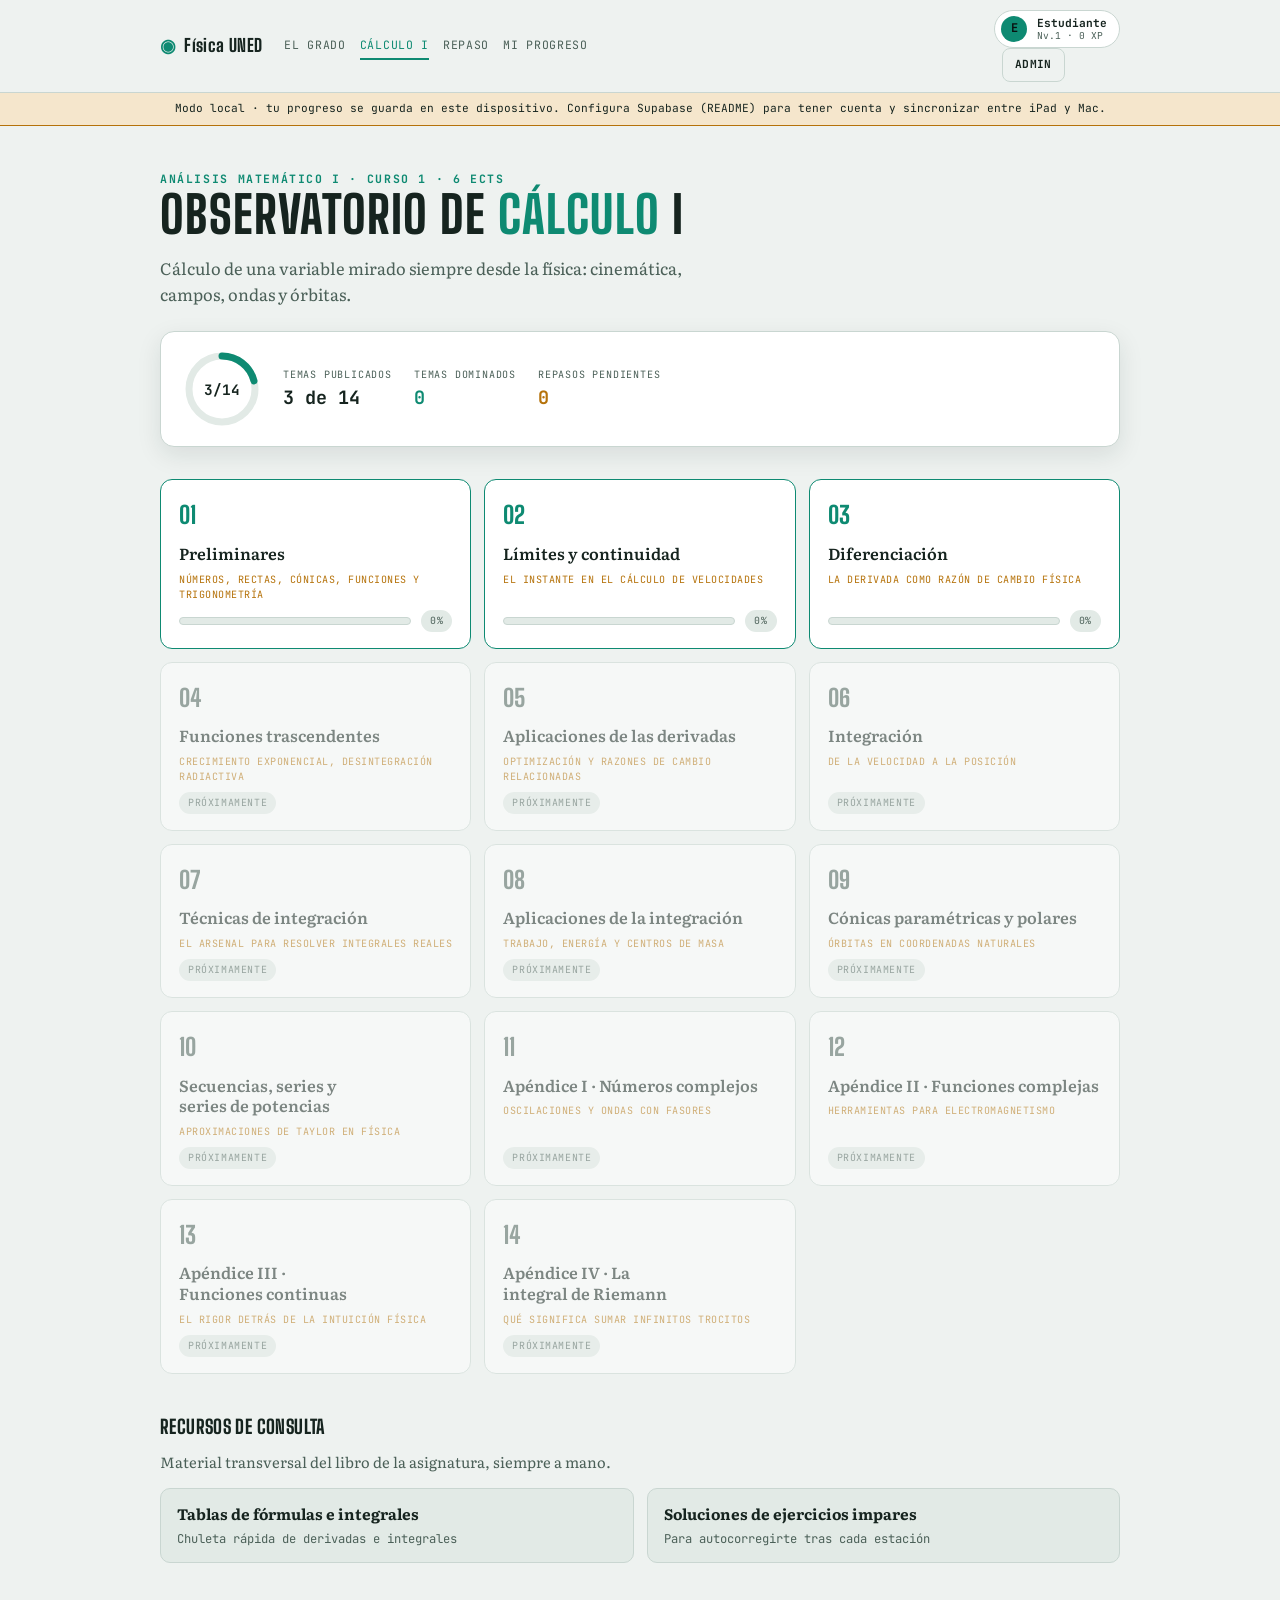
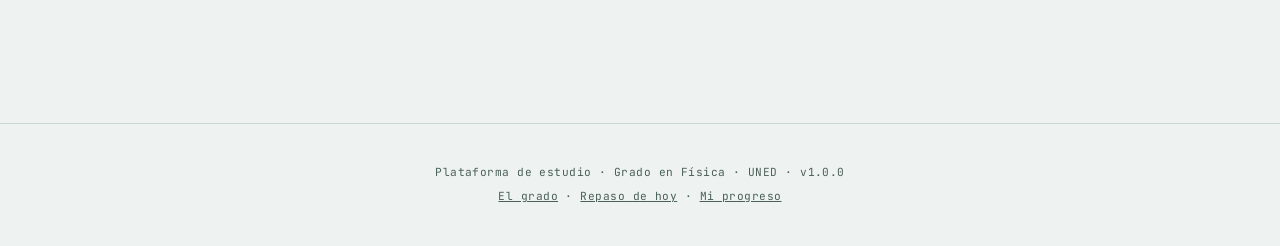
<file: asignatura.html>
<!doctype html>
<html lang="es">
<head>
<meta charset="utf-8">
<meta name="viewport" content="width=device-width, initial-scale=1, viewport-fit=cover">
<title>Asignatura · Física UNED</title>
<meta name="theme-color" content="#0a1210">
<link rel="manifest" href="manifest.webmanifest">
<link rel="icon" href="icon.svg" type="image/svg+xml">
<link rel="apple-touch-icon" href="icon-180.png">
<link rel="preconnect" href="https://fonts.googleapis.com">
<link rel="preconnect" href="https://fonts.gstatic.com" crossorigin>
<link rel="stylesheet" href="https://fonts.googleapis.com/css2?family=Big+Shoulders+Display:wght@600;700;800&family=Literata:ital,wght@0,400;0,500;0,600;1,400&family=JetBrains+Mono:wght@400;500;700&display=swap">
<style>
/* ==========================================================================
   Física UNED — sistema de diseño compartido
   Estética: panel de instrumentación / osciloscopio de laboratorio
   ========================================================================== */

:root{
  --bg:#eef2f0;
  --bg-elev:#ffffff;
  --bg-sunken:#e2eae6;
  --ink:#16241f;
  --ink-dim:#4b6058;
  --accent:#0e8a72;
  --accent-soft:#d9efe9;
  --accent-2:#b5720a;
  --accent-2-soft:#f5e6cc;
  --line:#c9d6d1;
  --grid:#dbe5e1;
  --bad:#b1352b;
  --bad-soft:#f6dcda;
  --good:#0e8a72;
  --shadow:0 8px 24px rgba(20,40,35,0.10);
  --scope-bg:#0a1210;
  --radius:12px;
}
@media (prefers-color-scheme: dark){
  :root:not([data-theme="light"]){
    --bg:#0a1210;
    --bg-elev:#101c19;
    --bg-sunken:#0d1815;
    --ink:#e7f3ee;
    --ink-dim:#93a8a0;
    --accent:#3ddc97;
    --accent-soft:#123227;
    --accent-2:#ffb454;
    --accent-2-soft:#2b2213;
    --line:#1f2f2a;
    --grid:#16211d;
    --bad:#ff8686;
    --bad-soft:#2c1414;
    --good:#3ddc97;
    --shadow:0 8px 28px rgba(0,0,0,0.45);
    --scope-bg:#050b09;
  }
}
:root[data-theme="dark"]{
  --bg:#0a1210;
  --bg-elev:#101c19;
  --bg-sunken:#0d1815;
  --ink:#e7f3ee;
  --ink-dim:#93a8a0;
  --accent:#3ddc97;
  --accent-soft:#123227;
  --accent-2:#ffb454;
  --accent-2-soft:#2b2213;
  --line:#1f2f2a;
  --grid:#16211d;
  --bad:#ff8686;
  --bad-soft:#2c1414;
  --good:#3ddc97;
  --shadow:0 8px 28px rgba(0,0,0,0.45);
  --scope-bg:#050b09;
}

*{ box-sizing:border-box; }
html{ -webkit-text-size-adjust:100%; }
body{
  margin:0;
  background:var(--bg);
  color:var(--ink);
  font-family:'Literata', Georgia, 'Times New Roman', serif;
  line-height:1.6;
  min-height:100vh;
  overscroll-behavior-y:none;
}
img{ max-width:100%; }
[hidden]{ display:none !important; }
::selection{ background:var(--accent); color:var(--bg-elev); }

h1,h2,h3,.display{
  font-family:'Big Shoulders Display', 'Arial Narrow', sans-serif;
  text-transform:uppercase;
  letter-spacing:0.02em;
  text-wrap:balance;
  font-weight:800;
  margin:0;
}
p{ margin:0 0 14px; }
a{ color:var(--accent); }
.mono{ font-family:'JetBrains Mono', ui-monospace, monospace; }
code, .formula{
  font-family:'JetBrains Mono', ui-monospace, monospace;
  background:var(--bg-sunken);
  border:1px solid var(--line);
  border-radius:4px;
  padding:0.05em 0.4em;
  font-size:0.92em;
  font-variant-numeric:tabular-nums;
}
.eyebrow{
  font-family:'JetBrains Mono', monospace;
  text-transform:uppercase;
  letter-spacing:0.14em;
  font-size:0.72rem;
  color:var(--accent);
  font-weight:700;
}
.muted{ color:var(--ink-dim); }
.center{ text-align:center; }

/* ===== Contenedores ===== */
.wrap{ max-width:1000px; margin:0 auto; padding:0 20px 100px; }
.wrap.narrow{ max-width:880px; }
.wrap.tight{ max-width:520px; }
section + section{ margin-top:38px; }

/* ===== Barra superior compartida ===== */
.appbar{
  position:sticky; top:0; z-index:60;
  background:color-mix(in srgb, var(--bg) 90%, transparent);
  backdrop-filter:blur(10px);
  border-bottom:1px solid var(--line);
}
.appbar-inner{
  max-width:1000px; margin:0 auto; padding:10px 20px;
  display:flex; align-items:center; gap:16px;
}
.brand{
  font-family:'Big Shoulders Display',sans-serif; font-weight:800; font-size:1.1rem;
  letter-spacing:0.02em; white-space:nowrap; text-decoration:none; color:var(--ink);
  display:flex; align-items:center; gap:8px;
}
.brand .spark{ color:var(--accent); }
.appbar nav{ display:flex; gap:14px; align-items:center; margin-left:6px; }
.appbar nav a{
  font-family:'JetBrains Mono',monospace; font-size:0.72rem; text-transform:uppercase;
  letter-spacing:0.06em; text-decoration:none; color:var(--ink-dim); padding:4px 0;
  border-bottom:2px solid transparent;
}
.appbar nav a:hover{ color:var(--ink); }
.appbar nav a[aria-current="page"]{ color:var(--accent); border-bottom-color:var(--accent); }
.appbar .spacer{ margin-left:auto; }

.userchip{
  display:flex; align-items:center; gap:10px; text-decoration:none; color:var(--ink);
  border:1px solid var(--line); border-radius:22px; padding:5px 12px 5px 6px; background:var(--bg-elev);
}
.userchip .avatar{
  width:26px; height:26px; border-radius:50%; background:var(--accent); color:var(--scope-bg);
  display:flex; align-items:center; justify-content:center; font-family:'JetBrains Mono',monospace;
  font-weight:700; font-size:0.75rem; flex:none;
}
.userchip .meta{ display:flex; flex-direction:column; line-height:1.15; }
.userchip .meta .n{ font-family:'JetBrains Mono',monospace; font-size:0.7rem; font-weight:700; }
.userchip .meta .x{ font-family:'JetBrains Mono',monospace; font-size:0.6rem; color:var(--ink-dim); }
@media (max-width:640px){
  .appbar nav{ display:none; }
  .userchip .meta{ display:none; }
}

/* ===== Botones ===== */
.btn{
  font-family:'JetBrains Mono',monospace; font-weight:700; font-size:0.82rem;
  letter-spacing:0.03em; text-transform:uppercase; border-radius:8px; border:1px solid var(--line);
  padding:11px 18px; cursor:pointer; background:var(--bg-elev); color:var(--ink);
  transition:transform .15s ease, border-color .15s ease; text-decoration:none; display:inline-block;
  text-align:center;
}
.btn:hover{ transform:translateY(-1px); border-color:var(--accent); }
.btn:active{ transform:translateY(0); }
.btn.primary{ background:var(--accent); color:var(--scope-bg); border-color:var(--accent); }
.btn.ghost{ background:transparent; }
.btn.danger{ color:var(--bad); border-color:var(--bad); }
.btn.small{ padding:7px 12px; font-size:0.7rem; }
.btn:disabled{ opacity:0.45; cursor:not-allowed; transform:none; }
.btn-row{ display:flex; gap:12px; flex-wrap:wrap; }

/* ===== Formularios ===== */
.field{ display:flex; flex-direction:column; gap:6px; }
label{
  font-family:'JetBrains Mono',monospace; font-size:0.68rem; text-transform:uppercase;
  letter-spacing:0.06em; color:var(--ink-dim); display:flex; justify-content:space-between;
}
label b{ color:var(--ink); font-variant-numeric:tabular-nums; }
input[type=email], input[type=password], input[type=text], select, textarea{
  font-family:'JetBrains Mono',monospace; background:var(--bg-elev); color:var(--ink);
  border:1px solid var(--line); border-radius:8px; padding:11px 12px; font-size:0.9rem; width:100%;
}
input:focus-visible, select:focus-visible, button:focus-visible, a:focus-visible{
  outline:2px solid var(--accent); outline-offset:2px;
}
input[type=range]{ width:100%; accent-color:var(--accent); }

/* ===== Tarjetas / paneles ===== */
.card{
  background:var(--bg-elev); border:1px solid var(--line); border-radius:var(--radius);
  padding:20px; box-shadow:var(--shadow);
}
.panel{
  background:var(--bg-elev); border:1px solid var(--line); border-radius:var(--radius);
  overflow:hidden; box-shadow:var(--shadow);
}
.panel-head{
  display:flex; align-items:center; gap:14px; padding:16px 20px;
  border-bottom:1px solid var(--line); background:var(--bg-sunken);
}
.panel-head h2{ font-size:1.25rem; }
.panel-body{ padding:20px; }

.callout{
  background:var(--accent-2-soft); border:1px solid var(--accent-2); border-radius:8px;
  padding:12px 14px; font-size:0.92rem; margin:14px 0;
}
.callout .eyebrow{ color:var(--accent-2); }
.notice{
  background:var(--accent-soft); border:1px solid var(--accent); border-radius:8px;
  padding:12px 14px; font-size:0.9rem; color:var(--ink);
}
.notice.error{ background:var(--bad-soft); border-color:var(--bad); }

/* ===== Barras de progreso ===== */
.bar-track{ height:8px; border-radius:5px; background:var(--bg-sunken); border:1px solid var(--line); overflow:hidden; }
.bar-fill{ height:100%; background:linear-gradient(90deg, var(--accent), var(--accent-2)); width:0%; transition:width .5s ease; }

.ring{ position:relative; flex:none; }
.ring svg{ transform:rotate(-90deg); display:block; }
.ring .ring-label{
  position:absolute; inset:0; display:flex; align-items:center; justify-content:center;
  font-family:'JetBrains Mono',monospace; font-weight:700; font-size:0.9rem;
}

/* ===== Estadísticas ===== */
.stat-row{ display:flex; flex-wrap:wrap; gap:10px 28px; }
.stat{ font-family:'JetBrains Mono',monospace; }
.stat .k{ display:block; font-size:0.63rem; text-transform:uppercase; letter-spacing:0.08em; color:var(--ink-dim); }
.stat .v{ font-size:1.15rem; font-weight:700; font-variant-numeric:tabular-nums; }
.stat .v.good{ color:var(--good); }
.stat .v.bad{ color:var(--bad); }
.stat .v.warn{ color:var(--accent-2); }

/* ===== Tablas ===== */
.table-scroll{ overflow-x:auto; }
table{ width:100%; border-collapse:collapse; font-size:0.86rem; }
th{
  font-family:'JetBrains Mono',monospace; font-size:0.64rem; text-transform:uppercase;
  letter-spacing:0.07em; color:var(--ink-dim); text-align:left; padding:10px 12px;
  border-bottom:1px solid var(--line); white-space:nowrap; font-weight:700;
}
td{ padding:11px 12px; border-bottom:1px solid var(--line); vertical-align:middle; }
tbody tr:hover{ background:var(--bg-sunken); }
td.num{ font-family:'JetBrains Mono',monospace; font-variant-numeric:tabular-nums; }

.pill{
  font-family:'JetBrains Mono',monospace; font-size:0.62rem; text-transform:uppercase;
  letter-spacing:0.06em; padding:3px 9px; border-radius:20px; white-space:nowrap;
  background:var(--bg-sunken); color:var(--ink-dim); display:inline-block;
}
.pill.on{ background:var(--accent-soft); color:var(--good); }
.pill.warn{ background:var(--accent-2-soft); color:var(--accent-2); }
.pill.off{ background:var(--bad-soft); color:var(--bad); }

/* ===== Estado de carga / vacío ===== */
.skeleton{
  background:linear-gradient(90deg, var(--bg-sunken), var(--bg-elev), var(--bg-sunken));
  background-size:200% 100%; animation:shimmer 1.4s infinite; border-radius:6px; height:14px;
}
@keyframes shimmer{ 0%{background-position:200% 0} 100%{background-position:-200% 0} }
.empty{
  padding:34px 20px; text-align:center; color:var(--ink-dim);
  font-family:'JetBrains Mono',monospace; font-size:0.8rem;
}

/* ===== Pie ===== */
footer.appfoot{
  text-align:center; padding:40px 20px; color:var(--ink-dim);
  font-family:'JetBrains Mono',monospace; font-size:0.7rem; letter-spacing:0.04em;
  border-top:1px solid var(--line); margin-top:60px;
}
footer.appfoot a{ color:var(--ink-dim); }

/* ===== Aviso de modo local ===== */
.localbanner{
  background:var(--accent-2-soft); border-bottom:1px solid var(--accent-2);
  font-family:'JetBrains Mono',monospace; font-size:0.7rem; text-align:center;
  padding:7px 16px; color:var(--ink);
}

@media (prefers-reduced-motion: reduce){
  *{ transition:none !important; animation:none !important; scroll-behavior:auto !important; }
}

</style>
<style>
  .asig-hero{ padding:38px 0 6px; }
  .asig-hero h1{ font-size:clamp(2rem,6vw,3.2rem); line-height:1; }
  .asig-hero h1 em{ font-style:normal; color:var(--accent); }
  .asig-hero .lead{ color:var(--ink-dim); max-width:58ch; margin-top:14px; font-size:1.03rem; }
  .cabecera-progreso{
    display:flex; align-items:center; gap:22px; background:var(--bg-elev); border:1px solid var(--line);
    border-radius:14px; padding:18px 22px; margin-top:24px; box-shadow:var(--shadow); flex-wrap:wrap;
  }
  .temas{ display:grid; grid-template-columns:repeat(auto-fill,minmax(268px,1fr)); gap:13px; margin-top:26px; }
  .tema{
    background:var(--bg-elev); border:1px solid var(--line); border-radius:12px; padding:16px 18px;
    display:flex; flex-direction:column; gap:8px; text-decoration:none; color:var(--ink); min-height:150px;
    transition:transform .15s ease, border-color .15s ease;
  }
  .tema.publicado{ border-color:var(--accent); }
  .tema.publicado:hover{ transform:translateY(-2px); box-shadow:var(--shadow); }
  .tema.pendiente{ opacity:0.52; }
  .tema .num{ font-family:'Big Shoulders Display',sans-serif; font-weight:800; font-size:1.5rem; color:var(--accent); }
  .tema.pendiente .num{ color:var(--ink-dim); }
  .tema h3{ font-size:1rem; font-family:'Literata',serif; text-transform:none; letter-spacing:0; font-weight:600; line-height:1.3; }
  .tema .gancho{ font-family:'JetBrains Mono',monospace; font-size:0.63rem; text-transform:uppercase; letter-spacing:0.05em; color:var(--accent-2); line-height:1.5; }
  .tema .foot{ margin-top:auto; display:flex; align-items:center; gap:10px; }
  .tema .bar-track{ flex:1; }
  .recursos{ display:flex; gap:13px; margin-top:14px; flex-wrap:wrap; }
  .recurso{
    background:var(--bg-sunken); border:1px solid var(--line); border-radius:10px; padding:13px 16px;
    flex:1; min-width:220px; font-family:'JetBrains Mono',monospace; font-size:0.76rem; color:var(--ink-dim);
  }
  .recurso b{ color:var(--ink); display:block; margin-bottom:3px; font-family:'Literata',serif; font-size:0.95rem; }
</style>
<!-- Diagnóstico de arranque: avisa en pantalla si faltan archivos en el servidor -->
<script>
(function () {
  var fallos = [];
  window.addEventListener('error', function (e) {
    var t = e.target;
    if (t && (t.tagName === 'SCRIPT' || t.tagName === 'LINK')) {
      var url = t.src || t.href || '';
      if (url && url.indexOf('fonts.googleapis') === -1 && fallos.indexOf(url) === -1) fallos.push(url);
    }
  }, true);
  window.addEventListener('DOMContentLoaded', function () {
    setTimeout(function () {
      if (window.__appLista) return;
      var lista = fallos.length
        ? '<ul style="margin:8px 0 0 18px;padding:0">' + fallos.map(function (f) {
            return '<li style="margin:3px 0;font-family:ui-monospace,monospace;font-size:13px">' +
                   f.replace(location.origin, '') + '</li>';
          }).join('') + '</ul>'
        : '';
      var aviso = document.createElement('div');
      aviso.setAttribute('role', 'alert');
      aviso.style.cssText = 'position:fixed;left:0;right:0;bottom:0;z-index:99999;background:#2c1414;' +
        'color:#ffe4e4;border-top:2px solid #ff8686;padding:16px 20px;max-height:60vh;overflow:auto;' +
        'font:14px/1.55 -apple-system,BlinkMacSystemFont,"Segoe UI",Roboto,sans-serif';
      aviso.innerHTML = '<b>La aplicación no ha arrancado.</b> Faltan archivos en el servidor' +
        (fallos.length ? ':' : '. Comprueba que las carpetas <b>assets/</b>, <b>temas/</b> e <b>icons/</b> ' +
         'estén subidas junto a los .html.') + lista +
        '<div style="margin-top:10px;opacity:.85">Sube la carpeta completa (con sus subcarpetas) y recarga.</div>';
      document.body.appendChild(aviso);
    }, 8000);
  });
})();
</script>
</head>
<body>

<main class="wrap">
  <div id="contenido"></div>
</main>

<script type="module">
/* ============ APLICACIÓN COMPLETA INCRUSTADA ============ */
/* ===== módulo: assets/js/config.js ===== */
/* ==========================================================================
   CONFIGURACIÓN — el único archivo que necesitas tocar
   ==========================================================================

   MODO LOCAL (por defecto)
   Si dejas SUPABASE_URL y SUPABASE_ANON_KEY vacíos, la aplicación funciona
   igualmente: guarda tu progreso en el propio dispositivo (localStorage).
   Perfecto para estudiar tú solo desde ya, sin registrarte en nada.

   MODO NUBE (cuando quieras cuentas de usuario)
   Rellena las dos claves con los datos de tu proyecto de Supabase y la web
   pasará automáticamente a tener registro, login, sincronización entre
   dispositivos y panel de administración. No hay que cambiar nada más.
   Las instrucciones paso a paso están en README.md.
   ========================================================================== */

const SUPABASE_URL = "";
const SUPABASE_ANON_KEY = "";

/* Correos que se convierten automáticamente en administradores al registrarse.
   Pon aquí el tuyo antes de crear tu cuenta, por ejemplo:
   export const ADMIN_EMAILS = ["yo@ejemplo.com"];                            */
const ADMIN_EMAILS = [];

/* Identidad de la aplicación */
const APP = {
  nombre: "Física UNED",
  nombreLargo: "Plataforma de estudio · Grado en Física · UNED",
  version: "1.0.0",
};

/* ¿Hay configuración de nube disponible? */
const CLOUD_ENABLED = Boolean(SUPABASE_URL && SUPABASE_ANON_KEY);

const config = { SUPABASE_URL, SUPABASE_ANON_KEY, ADMIN_EMAILS, APP, CLOUD_ENABLED };

/* ===== módulo: assets/js/curriculum.js ===== */
/* ==========================================================================
   PLAN DE ESTUDIOS — Grado en Física (UNED, código 6104)
   Cada asignatura tiene estado: "abierta" | "construccion"
   Para abrir una asignatura nueva: cambia su estado y añade su "ruta".
   ========================================================================== */

const CURSOS = [
  {
    n: 1,
    nombre: "Primer curso",
    asignaturas: [
      { code: "ff1",  nombre: "Fundamentos de Física I",    sem: 1, ects: 6, tipo: "básica", estado: "construccion" },
      { code: "am1",  nombre: "Análisis Matemático I",      sem: 1, ects: 6, tipo: "básica", estado: "abierta", ruta: "asignatura.html?code=am1" },
      { code: "alg",  nombre: "Álgebra",                    sem: 1, ects: 6, tipo: "básica", estado: "construccion" },
      { code: "qui",  nombre: "Química",                    sem: 1, ects: 6, tipo: "básica", estado: "construccion" },
      { code: "bio",  nombre: "Biología",                   sem: 1, ects: 6, tipo: "básica", estado: "construccion" },
      { code: "ff2",  nombre: "Fundamentos de Física II",   sem: 2, ects: 6, tipo: "básica", estado: "construccion" },
      { code: "am2",  nombre: "Análisis Matemático II",     sem: 2, ects: 6, tipo: "básica", estado: "construccion" },
      { code: "mm1",  nombre: "Métodos Matemáticos I",      sem: 2, ects: 6, tipo: "básica", estado: "construccion" },
      { code: "fc1",  nombre: "Física Computacional I",     sem: 2, ects: 6, tipo: "básica", estado: "construccion" },
      { code: "te1",  nombre: "Técnicas Experimentales I",  sem: 2, ects: 6, tipo: "básica", estado: "construccion" },
    ],
  },
  {
    n: 2,
    nombre: "Segundo curso",
    asignaturas: [
      { code: "ff3",  nombre: "Fundamentos de Física III",         sem: 1, ects: 6, tipo: "obligatoria", estado: "construccion" },
      { code: "mm2",  nombre: "Métodos Matemáticos II",            sem: 1, ects: 6, tipo: "obligatoria", estado: "construccion" },
      { code: "em1",  nombre: "Electromagnetismo I",               sem: 1, ects: 6, tipo: "obligatoria", estado: "construccion" },
      { code: "fc2",  nombre: "Física Computacional II",           sem: 1, ects: 6, tipo: "obligatoria", estado: "construccion" },
      { code: "mec",  nombre: "Mecánica",                          sem: 1, ects: 6, tipo: "obligatoria", estado: "construccion" },
      { code: "mm3",  nombre: "Métodos Matemáticos III",           sem: 2, ects: 6, tipo: "obligatoria", estado: "construccion" },
      { code: "vo",   nombre: "Vibraciones y Ondas",               sem: 2, ects: 6, tipo: "obligatoria", estado: "construccion" },
      { code: "em2",  nombre: "Electromagnetismo II",              sem: 2, ects: 6, tipo: "obligatoria", estado: "construccion" },
      { code: "tce",  nombre: "Teoría de Circuitos y Electrónica", sem: 2, ects: 6, tipo: "obligatoria", estado: "construccion" },
      { code: "te2",  nombre: "Técnicas Experimentales II",        sem: 2, ects: 6, tipo: "obligatoria", estado: "construccion" },
    ],
  },
  {
    n: 3,
    nombre: "Tercer curso",
    asignaturas: [
      { code: "mm4",  nombre: "Métodos Matemáticos IV",      sem: 1, ects: 6, tipo: "obligatoria", estado: "construccion" },
      { code: "td1",  nombre: "Termodinámica I",             sem: 1, ects: 6, tipo: "obligatoria", estado: "construccion" },
      { code: "fq1",  nombre: "Física Cuántica I",           sem: 1, ects: 6, tipo: "obligatoria", estado: "construccion" },
      { code: "op1",  nombre: "Óptica I",                    sem: 1, ects: 6, tipo: "obligatoria", estado: "construccion" },
      { code: "mt",   nombre: "Mecánica Teórica",            sem: 1, ects: 6, tipo: "obligatoria", estado: "construccion" },
      { code: "td2",  nombre: "Termodinámica II",            sem: 2, ects: 6, tipo: "obligatoria", estado: "construccion" },
      { code: "fq2",  nombre: "Física Cuántica II",          sem: 2, ects: 6, tipo: "obligatoria", estado: "construccion" },
      { code: "op2",  nombre: "Óptica II",                   sem: 2, ects: 6, tipo: "obligatoria", estado: "construccion" },
      { code: "edc",  nombre: "Electrodinámica Clásica",     sem: 2, ects: 6, tipo: "obligatoria", estado: "construccion" },
      { code: "te3",  nombre: "Técnicas Experimentales III", sem: 2, ects: 6, tipo: "obligatoria", estado: "construccion" },
    ],
  },
  {
    n: 4,
    nombre: "Cuarto curso",
    asignaturas: [
      { code: "fnp",  nombre: "Física Nuclear y de Partículas", sem: 1, ects: 6,  tipo: "obligatoria", estado: "construccion" },
      { code: "me",   nombre: "Mecánica Estadística",           sem: 1, ects: 6,  tipo: "obligatoria", estado: "construccion" },
      { code: "ffl",  nombre: "Física de Fluidos",              sem: 1, ects: 6,  tipo: "obligatoria", estado: "construccion" },
      { code: "fes",  nombre: "Física del Estado Sólido",       sem: 2, ects: 6,  tipo: "obligatoria", estado: "construccion" },
      { code: "te4",  nombre: "Técnicas Experimentales IV",     sem: 2, ects: 6,  tipo: "obligatoria", estado: "construccion" },
      { code: "mca",  nombre: "Mecánica Cuántica Avanzada",     sem: 1, ects: 5,  tipo: "optativa",    estado: "construccion" },
      { code: "ast",  nombre: "Astrofísica General",            sem: 2, ects: 5,  tipo: "optativa",    estado: "construccion" },
      { code: "rg",   nombre: "Relatividad General",            sem: 2, ects: 5,  tipo: "optativa",    estado: "construccion" },
      { code: "bfi",  nombre: "Biofísica",                      sem: 1, ects: 5,  tipo: "optativa",    estado: "construccion" },
      { code: "tfg",  nombre: "Trabajo Fin de Grado",           sem: 0, ects: 10, tipo: "TFG",         estado: "construccion" },
    ],
  },
];

/* Índice rápido por código */
const ASIGNATURAS = Object.fromEntries(
  CURSOS.flatMap((c) => c.asignaturas.map((a) => [a.code, { ...a, curso: c.n }]))
);

/* ==========================================================================
   TEMARIOS — por ahora solo Análisis Matemático I está abierta
   estado: "publicado" | "pendiente"
   ========================================================================== */

const TEMARIOS = {
  am1: {
    nombre: "Análisis Matemático I",
    apodo: "Observatorio de Cálculo I",
    descripcion:
      "Cálculo de una variable mirado siempre desde la física: cinemática, campos, ondas y órbitas.",
    temas: [
      { code: "preliminares", n: 1,  titulo: "Preliminares",                             gancho: "Números, rectas, cónicas, funciones y trigonometría", estado: "publicado", ruta: "tema-am1-01-preliminares.html", preguntas: 21 },
      { code: "limites",      n: 2,  titulo: "Límites y continuidad",                     gancho: "El instante en el cálculo de velocidades",           estado: "publicado", ruta: "tema-am1-02-limites.html", preguntas: 21 },
      { code: "derivadas",    n: 3,  titulo: "Diferenciación",                            gancho: "La derivada como razón de cambio física",            estado: "publicado", ruta: "tema-am1-03-derivadas.html", preguntas: 21 },
      { code: "trascendentes",n: 4,  titulo: "Funciones trascendentes",                   gancho: "Crecimiento exponencial, desintegración radiactiva", estado: "pendiente" },
      { code: "aplic-deriv",  n: 5,  titulo: "Aplicaciones de las derivadas",             gancho: "Optimización y razones de cambio relacionadas",      estado: "pendiente" },
      { code: "integracion",  n: 6,  titulo: "Integración",                               gancho: "De la velocidad a la posición",                      estado: "pendiente" },
      { code: "tecnicas-int", n: 7,  titulo: "Técnicas de integración",                   gancho: "El arsenal para resolver integrales reales",         estado: "pendiente" },
      { code: "aplic-int",    n: 8,  titulo: "Aplicaciones de la integración",            gancho: "Trabajo, energía y centros de masa",                 estado: "pendiente" },
      { code: "conicas",      n: 9,  titulo: "Cónicas paramétricas y polares",            gancho: "Órbitas en coordenadas naturales",                   estado: "pendiente" },
      { code: "series",       n: 10, titulo: "Secuencias, series y series de potencias",  gancho: "Aproximaciones de Taylor en física",                 estado: "pendiente" },
      { code: "complejos",    n: 11, titulo: "Apéndice I · Números complejos",            gancho: "Oscilaciones y ondas con fasores",                   estado: "pendiente" },
      { code: "func-complej", n: 12, titulo: "Apéndice II · Funciones complejas",         gancho: "Herramientas para electromagnetismo",                estado: "pendiente" },
      { code: "continuas",    n: 13, titulo: "Apéndice III · Funciones continuas",        gancho: "El rigor detrás de la intuición física",             estado: "pendiente" },
      { code: "riemann",      n: 14, titulo: "Apéndice IV · La integral de Riemann",      gancho: "Qué significa sumar infinitos trocitos",             estado: "pendiente" },
    ],
    recursos: [
      { titulo: "Tablas de fórmulas e integrales", nota: "Chuleta rápida de derivadas e integrales" },
      { titulo: "Soluciones de ejercicios impares", nota: "Para autocorregirte tras cada estación" },
    ],
  },
};

/* Utilidades */
function temasDe(subjectCode) {
  return TEMARIOS[subjectCode]?.temas ?? [];
}
function temaPublicado(subjectCode, topicCode) {
  return temasDe(subjectCode).find((t) => t.code === topicCode && t.estado === "publicado");
}
function totalTemasPublicados() {
  return Object.values(TEMARIOS).reduce(
    (acc, s) => acc + s.temas.filter((t) => t.estado === "publicado").length, 0
  );
}
function totalAsignaturas() {
  return CURSOS.reduce((acc, c) => acc + c.asignaturas.length, 0);
}
function asignaturasAbiertas() {
  return CURSOS.flatMap((c) => c.asignaturas).filter((a) => a.estado === "abierta");
}

const curriculum = { temasDe, temaPublicado, totalTemasPublicados, totalAsignaturas, asignaturasAbiertas, CURSOS, ASIGNATURAS, TEMARIOS };

/* ===== módulo: assets/js/store.js ===== */
/* ==========================================================================
   STORE — sesión, usuarios y progreso
   Funciona en dos modos de forma transparente:
     · MODO LOCAL  → todo se guarda en este dispositivo (localStorage)
     · MODO NUBE   → Supabase (auth + Postgres), con caché local y cola offline
   ========================================================================== */

const LS = {
  progress: "fu_progress_v1",
  exams: "fu_exams_v1",
  profile: "fu_local_profile_v1",
  queue: "fu_sync_queue_v1",
};

/* ---------- utilidades de almacenamiento seguro ---------- */
function lsGet(key, fallback) {
  try {
    const raw = localStorage.getItem(key);
    return raw ? JSON.parse(raw) : fallback;
  } catch (e) {
    return fallback;
  }
}
function lsSet(key, value) {
  try { localStorage.setItem(key, JSON.stringify(value)); } catch (e) { /* modo privado */ }
}

/* ---------- niveles ---------- */
const NIVELES = [
  { min: 0,   titulo: "Aprendiz de Newton" },
  { min: 60,  titulo: "Técnico de Laboratorio" },
  { min: 150, titulo: "Analista de Trayectorias" },
  { min: 280, titulo: "Maestro de Kepler" },
  { min: 450, titulo: "Físico Certificado" },
  { min: 700, titulo: "Catedrático de Cálculo" },
];
function nivelDe(xp) {
  let i = 0;
  NIVELES.forEach((n, idx) => { if (xp >= n.min) i = idx; });
  const siguiente = NIVELES[i + 1];
  return {
    nivel: i + 1,
    titulo: NIVELES[i].titulo,
    desde: NIVELES[i].min,
    hasta: siguiente ? siguiente.min : NIVELES[i].min + 300,
    porcentaje: siguiente
      ? Math.min(100, Math.round((100 * (xp - NIVELES[i].min)) / (siguiente.min - NIVELES[i].min)))
      : 100,
  };
}

/* ---------- cliente Supabase (carga perezosa) ---------- */
let _client = null;
async function client() {
  if (!CLOUD_ENABLED) return null;
  if (_client) return _client;
  const { createClient } = await import("https://cdn.jsdelivr.net/npm/@supabase/supabase-js@2/+esm");
  _client = createClient(SUPABASE_URL, SUPABASE_ANON_KEY, {
    auth: { persistSession: true, autoRefreshToken: true },
  });
  return _client;
}

/* ---------- estado en memoria ---------- */
const state = {
  modo: CLOUD_ENABLED ? "nube" : "local",
  listo: false,
  user: null,       // { id, email, nombre, rol }
  answers: {},      // "subject/topic/item" → { correct, xp, at }
  exams: [],        // { subject, topic, score, total, passed, at }
};

function modo() { return state.modo; }
function usuario() { return state.user; }
function esAdmin() { return state.user?.rol === "admin"; }
function estaListo() { return state.listo; }

const listeners = new Set();
function onCambio(cb) { listeners.add(cb); return () => listeners.delete(cb); }
function emitir() { listeners.forEach((cb) => { try { cb(state); } catch (e) {} }); }

/* ---------- perfil local ---------- */
function perfilLocal() {
  let p = lsGet(LS.profile, null);
  if (!p) {
    p = { id: "local", email: null, nombre: "Estudiante", rol: "admin" };
    lsSet(LS.profile, p);
  }
  return p;
}
function renombrarLocal(nombre) {
  const p = perfilLocal();
  p.nombre = nombre;
  lsSet(LS.profile, p);
  if (state.modo === "local") { state.user = p; emitir(); }
}

/* ==========================================================================
   INICIALIZACIÓN
   ========================================================================== */
async function init() {
  state.answers = lsGet(LS.progress, {});
  state.exams = lsGet(LS.exams, []);

  if (state.modo === "local") {
    state.user = perfilLocal();
    state.listo = true;
    emitir();
    return state;
  }

  try {
    const sb = await client();
    const { data: { session } } = await sb.auth.getSession();
    if (session?.user) {
      await cargarUsuarioNube(sb, session.user);
      await cargarProgresoNube(sb);
      await vaciarCola();
    } else {
      state.user = null;
    }
    sb.auth.onAuthStateChange(async (_evento, sesion) => {
      if (sesion?.user) {
        await cargarUsuarioNube(sb, sesion.user);
        await cargarProgresoNube(sb);
      } else {
        state.user = null;
      }
      emitir();
    });
  } catch (e) {
    console.warn("No se pudo conectar con la nube, se usa el modo local:", e.message);
    state.modo = "local";
    state.user = perfilLocal();
  }

  state.listo = true;
  emitir();
  return state;
}

async function cargarUsuarioNube(sb, authUser) {
  let { data: perfil } = await sb.from("profiles").select("*").eq("id", authUser.id).maybeSingle();

  if (!perfil) {
    const rolInicial = ADMIN_EMAILS.includes(authUser.email) ? "admin" : "student";
    const { data } = await sb.from("profiles").insert({
      id: authUser.id,
      email: authUser.email,
      display_name: authUser.user_metadata?.display_name || authUser.email.split("@")[0],
      role: rolInicial,
    }).select().maybeSingle();
    perfil = data;
  } else {
    sb.from("profiles").update({ last_seen_at: new Date().toISOString() }).eq("id", authUser.id).then(() => {});
  }

  state.user = {
    id: authUser.id,
    email: authUser.email,
    nombre: perfil?.display_name || authUser.email.split("@")[0],
    rol: perfil?.role || "student",
  };
}

async function cargarProgresoNube(sb) {
  const { data: filas } = await sb
    .from("progress")
    .select("subject_code, topic_code, item_id, correct, xp, answered_at, box, due_date, attempts, misses")
    .eq("user_id", state.user.id);
  if (filas) {
    const mapa = {};
    filas.forEach((f) => {
      mapa[`${f.subject_code}/${f.topic_code}/${f.item_id}`] = {
        correct: f.correct, xp: f.xp, at: f.answered_at,
        box: f.box ?? 0, due: f.due_date, intentos: f.attempts ?? 1, fallos: f.misses ?? 0,
      };
    });
    // La nube manda, pero conservamos lo que solo exista en local (pendiente de subir)
    state.answers = { ...state.answers, ...mapa };
    lsSet(LS.progress, state.answers);
  }
  const { data: examenes } = await sb
    .from("exam_results")
    .select("subject_code, topic_code, score, total, passed, taken_at")
    .eq("user_id", state.user.id)
    .order("taken_at", { ascending: false });
  if (examenes) {
    state.exams = examenes.map((e) => ({
      subject: e.subject_code, topic: e.topic_code, score: e.score,
      total: e.total, passed: e.passed, at: e.taken_at,
    }));
    lsSet(LS.exams, state.exams);
  }
}

/* ==========================================================================
   AUTENTICACIÓN
   ========================================================================== */
async function registrarse(email, password, nombre) {
  const sb = await client();
  if (!sb) throw new Error("La nube no está configurada todavía.");
  const { data, error } = await sb.auth.signUp({
    email, password,
    options: { data: { display_name: nombre } },
  });
  if (error) throw new Error(traducirError(error.message));
  return data;
}

async function entrar(email, password) {
  const sb = await client();
  if (!sb) throw new Error("La nube no está configurada todavía.");
  const { data, error } = await sb.auth.signInWithPassword({ email, password });
  if (error) throw new Error(traducirError(error.message));
  await cargarUsuarioNube(sb, data.user);
  await cargarProgresoNube(sb);
  await vaciarCola();
  emitir();
  return data;
}

async function salir() {
  const sb = await client();
  if (sb) await sb.auth.signOut();
  state.user = null;
  emitir();
}

async function recuperarContrasena(email) {
  const sb = await client();
  if (!sb) throw new Error("La nube no está configurada todavía.");
  const { error } = await sb.auth.resetPasswordForEmail(email, {
    redirectTo: window.location.origin + "/login.html",
  });
  if (error) throw new Error(traducirError(error.message));
}

function traducirError(msg) {
  const m = (msg || "").toLowerCase();
  if (m.includes("invalid login")) return "Correo o contraseña incorrectos.";
  if (m.includes("already registered")) return "Ese correo ya tiene cuenta. Prueba a entrar.";
  if (m.includes("password should be")) return "La contraseña debe tener al menos 6 caracteres.";
  if (m.includes("email not confirmed")) return "Tienes que confirmar el correo antes de entrar.";
  if (m.includes("rate limit")) return "Demasiados intentos seguidos. Espera un minuto.";
  return msg;
}

/* ==========================================================================
   PROGRESO
   ========================================================================== */
function clave(subject, topic, item) { return `${subject}/${topic}/${item}`; }

function respuestaDe(subject, topic, item) {
  return state.answers[clave(subject, topic, item)] || null;
}

function respuestasDeTema(subject, topic) {
  const prefijo = `${subject}/${topic}/`;
  const res = {};
  Object.entries(state.answers).forEach(([k, v]) => {
    if (k.startsWith(prefijo)) res[k.slice(prefijo.length)] = v;
  });
  return res;
}

/* Repaso espaciado (sistema Leitner): días hasta el próximo repaso según caja */
const INTERVALOS = [1, 1, 3, 7, 16, 35];
function proximaFecha(caja) {
  const dias = INTERVALOS[Math.min(caja, INTERVALOS.length - 1)];
  const d = new Date();
  d.setDate(d.getDate() + dias);
  return d.toISOString().slice(0, 10);
}

async function registrarRespuesta({ subject, topic, item, correct, xp = 0, esRepaso = false }) {
  const k = clave(subject, topic, item);
  const previa = state.answers[k];

  // El XP solo se concede la primera vez que se acierta; los repasos no puntúan de nuevo,
  // pero sí actualizan la caja de repaso espaciado.
  const yaPuntuada = Boolean(previa?.correct);
  const cajaPrevia = previa?.box ?? 0;
  const caja = correct ? Math.min(cajaPrevia + 1, INTERVALOS.length - 1) : Math.max(cajaPrevia - 1, 0);

  const registro = {
    correct,
    xp: yaPuntuada ? (previa.xp || 0) : (correct ? xp : 0),
    at: previa?.at || new Date().toISOString(),
    ultimo: new Date().toISOString(),
    box: caja,
    due: proximaFecha(caja),
    intentos: (previa?.intentos || 0) + 1,
    fallos: (previa?.fallos || 0) + (correct ? 0 : 1),
  };
  // Una pregunta ya superada nunca "se desaprende": el progreso no retrocede.
  if (yaPuntuada) registro.correct = true;

  state.answers[k] = registro;
  lsSet(LS.progress, state.answers);
  emitir();

  if (state.modo === "nube" && state.user) {
    const fila = {
      user_id: state.user.id, subject_code: subject, topic_code: topic,
      item_id: item, correct: registro.correct, xp: registro.xp,
      answered_at: registro.at, box: registro.box, due_date: registro.due,
      attempts: registro.intentos, misses: registro.fallos,
    };
    try {
      const sb = await client();
      const { error } = await sb.from("progress").upsert(fila, {
        onConflict: "user_id,subject_code,topic_code,item_id",
      });
      if (error) encolar("progress", fila);
    } catch (e) {
      encolar("progress", fila);
    }
  }
  return registro;
}

async function registrarExamen({ subject, topic, score, total, passed }) {
  const registro = { subject, topic, score, total, passed, at: new Date().toISOString() };
  state.exams.unshift(registro);
  lsSet(LS.exams, state.exams);
  emitir();

  if (state.modo === "nube" && state.user) {
    const fila = {
      user_id: state.user.id, subject_code: subject, topic_code: topic,
      score, total, passed, taken_at: registro.at,
    };
    try {
      const sb = await client();
      const { error } = await sb.from("exam_results").insert(fila);
      if (error) encolar("exam_results", fila);
    } catch (e) {
      encolar("exam_results", fila);
    }
  }
  return registro;
}

function examenes() { return state.exams; }

/* ---------- cola de sincronización offline ---------- */
function encolar(tabla, fila) {
  const cola = lsGet(LS.queue, []);
  cola.push({ tabla, fila });
  lsSet(LS.queue, cola);
}
async function vaciarCola() {
  if (state.modo !== "nube" || !state.user) return;
  const cola = lsGet(LS.queue, []);
  if (!cola.length) return;
  const sb = await client();
  const restantes = [];
  for (const item of cola) {
    try {
      const fila = { ...item.fila, user_id: state.user.id };
      const { error } = item.tabla === "progress"
        ? await sb.from("progress").upsert(fila, { onConflict: "user_id,subject_code,topic_code,item_id" })
        : await sb.from("exam_results").insert(fila);
      if (error) restantes.push(item);
    } catch (e) { restantes.push(item); }
  }
  lsSet(LS.queue, restantes);
}
window.addEventListener("online", () => { vaciarCola(); });

/* ==========================================================================
   ESTADÍSTICAS DEL USUARIO
   ========================================================================== */
function xpTotal() {
  return Object.values(state.answers).reduce((a, r) => a + (r.xp || 0), 0);
}
function aciertos() {
  const vals = Object.values(state.answers);
  return { correctas: vals.filter((v) => v.correct).length, total: vals.length };
}
function progresoTema(subject, topic, totalPreguntas) {
  const r = respuestasDeTema(subject, topic);
  const correctas = Object.values(r).filter((v) => v.correct).length;
  return {
    correctas,
    total: totalPreguntas,
    porcentaje: totalPreguntas ? Math.round((100 * correctas) / totalPreguntas) : 0,
    completado: totalPreguntas > 0 && correctas >= totalPreguntas,
  };
}
function temasConActividad() {
  const s = new Set();
  Object.keys(state.answers).forEach((k) => {
    const [subject, topic] = k.split("/");
    s.add(`${subject}/${topic}`);
  });
  return [...s];
}
function actividadPorDia(dias = 30) {
  const hoy = new Date();
  const mapa = {};
  for (let i = dias - 1; i >= 0; i--) {
    const d = new Date(hoy); d.setDate(hoy.getDate() - i);
    mapa[d.toISOString().slice(0, 10)] = 0;
  }
  Object.values(state.answers).forEach((r) => {
    const dia = (r.at || "").slice(0, 10);
    if (dia in mapa) mapa[dia] += 1;
  });
  return mapa;
}
function diasActivos() {
  return new Set(Object.values(state.answers).map((r) => (r.at || "").slice(0, 10))).size;
}
function mejorRacha() {
  const dias = [...new Set(Object.values(state.answers).map((r) => (r.at || "").slice(0, 10)))]
    .filter(Boolean).sort();
  let mejor = 0, actual = 0, previo = null;
  dias.forEach((d) => {
    if (previo) {
      const dif = (new Date(d) - new Date(previo)) / 86400000;
      actual = dif === 1 ? actual + 1 : 1;
    } else actual = 1;
    mejor = Math.max(mejor, actual);
    previo = d;
  });
  return mejor;
}
function rachaDias() {
  const dias = new Set(Object.values(state.answers).map((r) => (r.at || "").slice(0, 10)));
  let racha = 0;
  const d = new Date();
  // permite que hoy aún no haya actividad sin romper la racha de ayer
  if (!dias.has(d.toISOString().slice(0, 10))) d.setDate(d.getDate() - 1);
  while (dias.has(d.toISOString().slice(0, 10))) { racha++; d.setDate(d.getDate() - 1); }
  return racha;
}

/* ==========================================================================
   REPASO ESPACIADO — qué toca repasar hoy
   Nada caduca ni se pierde: si pasan semanas, la cola simplemente espera.
   ========================================================================== */
function pendientesDeRepaso(limite = 999) {
  const hoy = new Date().toISOString().slice(0, 10);
  return Object.entries(state.answers)
    .filter(([, v]) => v.due && v.due <= hoy)
    .map(([k, v]) => {
      const [subject, topic, item] = k.split("/");
      return { clave: k, subject, topic, item, ...v };
    })
    .sort((a, b) => (a.box - b.box) || (a.due < b.due ? -1 : 1))
    .slice(0, limite);
}

function resumenRepaso() {
  const pend = pendientesDeRepaso();
  const total = Object.keys(state.answers).length;
  const dominadas = Object.values(state.answers).filter((v) => (v.box ?? 0) >= 4).length;
  const flojas = Object.values(state.answers).filter((v) => (v.box ?? 0) <= 1 && v.intentos).length;
  return { pendientes: pend.length, total, dominadas, flojas };
}

/* Duraciones de sesión (minutos → nº de preguntas aproximado) */
const SESIONES = [
  { id: "corta",   min: 5,  preguntas: 5,  etiqueta: "Sesión corta",  nota: "Día flojo: solo repaso" },
  { id: "media",   min: 10, preguntas: 10, etiqueta: "Sesión media",  nota: "Repaso + un bloque nuevo" },
  { id: "completa",min: 25, preguntas: 20, etiqueta: "Sesión completa",nota: "Tema nuevo entero" },
];
function sesionPreferida() { return lsGet("fu_sesion_pref", "media"); }
function guardarSesionPreferida(id) { lsSet("fu_sesion_pref", id); }

/* ==========================================================================
   ADMINISTRACIÓN (solo rol admin; en modo local devuelve datos propios)
   ========================================================================== */
async function adminUsuarios() {
  if (state.modo === "local") {
    const resumen = aciertos();
    return [{
      id: "local", email: "(modo local)", display_name: state.user?.nombre || "Estudiante",
      role: "admin", created_at: null, last_seen_at: new Date().toISOString(),
      xp: xpTotal(), respuestas: resumen.total, correctas: resumen.correctas,
    }];
  }
  const sb = await client();
  const { data: perfiles, error } = await sb
    .from("profiles").select("*").order("created_at", { ascending: false });
  if (error) throw new Error(error.message);

  const { data: progreso } = await sb.from("progress").select("user_id, xp, correct");
  const agregado = {};
  (progreso || []).forEach((p) => {
    const a = (agregado[p.user_id] ||= { xp: 0, respuestas: 0, correctas: 0 });
    a.xp += p.xp || 0; a.respuestas += 1; if (p.correct) a.correctas += 1;
  });

  return (perfiles || []).map((p) => ({
    ...p,
    xp: agregado[p.id]?.xp || 0,
    respuestas: agregado[p.id]?.respuestas || 0,
    correctas: agregado[p.id]?.correctas || 0,
  }));
}

async function adminCambiarRol(userId, rol) {
  if (state.modo === "local") throw new Error("Disponible solo en modo nube.");
  const sb = await client();
  const { error } = await sb.from("profiles").update({ role: rol }).eq("id", userId);
  if (error) throw new Error(error.message);
}

async function adminExamenes() {
  if (state.modo === "local") {
    return state.exams.map((e) => ({ ...e, email: "(modo local)" }));
  }
  const sb = await client();
  const { data } = await sb
    .from("exam_results")
    .select("subject_code, topic_code, score, total, passed, taken_at, profiles(email, display_name)")
    .order("taken_at", { ascending: false })
    .limit(100);
  return (data || []).map((e) => ({
    subject: e.subject_code, topic: e.topic_code, score: e.score, total: e.total,
    passed: e.passed, at: e.taken_at,
    email: e.profiles?.email || "—", nombre: e.profiles?.display_name || "—",
  }));
}

async function adminPreguntasDificiles() {
  if (state.modo === "local") {
    return Object.entries(state.answers)
      .filter(([, v]) => !v.correct)
      .map(([k]) => ({ item: k, fallos: 1, intentos: 1 }));
  }
  const sb = await client();
  const { data } = await sb.from("progress").select("subject_code, topic_code, item_id, correct");
  const mapa = {};
  (data || []).forEach((r) => {
    const k = `${r.subject_code}/${r.topic_code}/${r.item_id}`;
    const m = (mapa[k] ||= { item: k, fallos: 0, intentos: 0 });
    m.intentos += 1; if (!r.correct) m.fallos += 1;
  });
  return Object.values(mapa).filter((m) => m.fallos > 0).sort((a, b) => b.fallos - a.fallos).slice(0, 12);
}

const store = { nivelDe, modo, usuario, esAdmin, estaListo, onCambio, renombrarLocal, init, registrarse, entrar, salir, recuperarContrasena, clave, respuestaDe, respuestasDeTema, registrarRespuesta, registrarExamen, examenes, vaciarCola, xpTotal, aciertos, progresoTema, temasConActividad, actividadPorDia, diasActivos, mejorRacha, rachaDias, pendientesDeRepaso, resumenRepaso, sesionPreferida, guardarSesionPreferida, adminUsuarios, adminCambiarRol, adminExamenes, adminPreguntasDificiles, NIVELES, SESIONES };

/* ===== módulo: assets/js/ui.js ===== */
/* ==========================================================================
   UI — cabecera compartida, chip de usuario y utilidades comunes
   ========================================================================== */


function el(tag, props = {}, ...hijos) {
  const n = document.createElement(tag);
  Object.entries(props).forEach(([k, v]) => {
    if (k === "class") n.className = v;
    else if (k === "html") n.innerHTML = v;
    else if (k.startsWith("on") && typeof v === "function") n.addEventListener(k.slice(2).toLowerCase(), v);
    else if (v !== null && v !== undefined && v !== false) n.setAttribute(k, v);
  });
  hijos.flat().forEach((h) => {
    if (h === null || h === undefined || h === false) return;
    n.appendChild(typeof h === "string" ? document.createTextNode(h) : h);
  });
  return n;
}

/* Ruta relativa a la raíz según la profundidad de la página actual */
function raiz() {
  return window.location.pathname.includes("/temas/") ? "../" : "";
}

const NAV = [
  { href: "index.html", texto: "El grado" },
  { href: "asignatura.html?code=am1", texto: "Cálculo I" },
  { href: "repaso.html", texto: "Repaso" },
  { href: "perfil.html", texto: "Mi progreso" },
];

function montarCabecera(paginaActual = "") {
  const r = raiz();
  const barra = el("header", { class: "appbar" });
  const inner = el("div", { class: "appbar-inner" });

  inner.appendChild(
    el("a", { class: "brand", href: r + "index.html" },
      el("span", { class: "spark" }, "◉"),
      APP.nombre
    )
  );

  const nav = el("nav");
  NAV.forEach((item) => {
    const base = item.href.split("?")[0].replace(".html", "");
    const props = { href: r + item.href };
    if (base === paginaActual) props["aria-current"] = "page";
    nav.appendChild(el("a", props, item.texto));
  });
  inner.appendChild(nav);
  inner.appendChild(el("div", { class: "spacer" }));

  const zonaUsuario = el("div", { id: "zonaUsuario" });
  inner.appendChild(zonaUsuario);
  barra.appendChild(inner);

  document.body.prepend(barra);
  if (store.modo() === "local") {
    barra.after(
      el("div", { class: "localbanner" },
        "Modo local · tu progreso se guarda en este dispositivo. Configura Supabase (README) para tener cuenta y sincronizar entre iPad y Mac."
      )
    );
  }

  const pintar = () => pintarUsuario(zonaUsuario, paginaActual);
  pintar();
  store.onCambio(pintar);
}

function pintarUsuario(zona, paginaActual) {
  zona.innerHTML = "";
  const r = raiz();
  const u = store.usuario();

  if (!u) {
    zona.appendChild(el("a", { class: "btn small primary", href: r + "login.html" }, "Entrar"));
    return;
  }

  const xp = store.xpTotal();
  const nivel = store.nivelDe(xp);
  const inicial = (u.nombre || "?").trim().charAt(0).toUpperCase();

  const chip = el("a", { class: "userchip", href: r + "perfil.html", title: `${u.nombre} · ${nivel.titulo}` },
    el("span", { class: "avatar" }, inicial),
    el("span", { class: "meta" },
      el("span", { class: "n" }, u.nombre),
      el("span", { class: "x" }, `Nv.${nivel.nivel} · ${xp} XP`)
    )
  );
  zona.appendChild(chip);

  if (store.esAdmin() && paginaActual !== "admin") {
    zona.appendChild(el("a", { class: "btn small ghost", href: r + "admin.html", style: "margin-left:8px" }, "Admin"));
  }
}

/* Pie de página común */
function montarPie() {
  const r = raiz();
  document.body.appendChild(
    el("footer", { class: "appfoot" },
      el("div", {}, `${APP.nombreLargo} · v${APP.version}`),
      el("div", { style: "margin-top:6px" },
        el("a", { href: r + "index.html" }, "El grado"), " · ",
        el("a", { href: r + "repaso.html" }, "Repaso de hoy"), " · ",
        el("a", { href: r + "perfil.html" }, "Mi progreso")
      )
    )
  );
}

/* Anillo de progreso reutilizable */
function anillo(porcentaje, tamano = 74, etiqueta = null) {
  const radio = tamano / 2 - 6;
  const circ = 2 * Math.PI * radio;
  const offset = circ * (1 - Math.max(0, Math.min(100, porcentaje)) / 100);
  const cont = el("div", { class: "ring", style: `width:${tamano}px;height:${tamano}px` });
  cont.innerHTML = `
    <svg width="${tamano}" height="${tamano}" viewBox="0 0 ${tamano} ${tamano}" aria-hidden="true">
      <circle cx="${tamano / 2}" cy="${tamano / 2}" r="${radio}" fill="none" stroke="var(--bg-sunken)" stroke-width="7"/>
      <circle cx="${tamano / 2}" cy="${tamano / 2}" r="${radio}" fill="none" stroke="var(--accent)" stroke-width="7"
        stroke-dasharray="${circ.toFixed(1)}" stroke-dashoffset="${offset.toFixed(1)}" stroke-linecap="round"/>
    </svg>
    <div class="ring-label">${etiqueta ?? porcentaje + "%"}</div>`;
  return cont;
}

/* Formato de fechas en español, tolerante a nulos */
function fecha(iso, conHora = false) {
  if (!iso) return "—";
  const d = new Date(iso);
  if (isNaN(d)) return "—";
  const opciones = conHora
    ? { day: "2-digit", month: "short", year: "numeric", hour: "2-digit", minute: "2-digit" }
    : { day: "2-digit", month: "short", year: "numeric" };
  return d.toLocaleDateString("es-ES", opciones);
}
function haceCuanto(iso) {
  if (!iso) return "nunca";
  const min = Math.round((Date.now() - new Date(iso)) / 60000);
  if (isNaN(min)) return "nunca";
  if (min < 1) return "ahora mismo";
  if (min < 60) return `hace ${min} min`;
  const h = Math.round(min / 60);
  if (h < 24) return `hace ${h} h`;
  const d = Math.round(h / 24);
  if (d < 30) return `hace ${d} d`;
  return fecha(iso);
}

/* Registro del service worker (PWA) */
function registrarPWA() {
  if (!("serviceWorker" in navigator)) return;
  if (location.protocol === "file:") return; // no funciona abriendo el archivo directamente
  const r = raiz();
  navigator.serviceWorker.register(r + "sw.js").catch(() => {});
}

/* Arranque estándar de una página */
async function arrancar(pagina) {
  await store.init();
  montarCabecera(pagina);
  registrarPWA();
  // Señal para el diagnóstico de arranque incrustado en cada página:
  // si esto no llega a ejecutarse, la página muestra un aviso explicando qué falta.
  window.__appLista = true;
  return store;
}

const ui = { el, raiz, montarCabecera, montarPie, anillo, fecha, haceCuanto, registrarPWA, arrancar };

/* ===== módulo: assets/js/quiz.js ===== */
/* ==========================================================================
   MOTOR DE PREGUNTAS
   Se usa en los temas (mini-test por estación), en el examen de certificación
   y en la sesión de repaso espaciado.
   Filosofía: fallar no castiga. Una pregunta fallada vuelve pronto; una
   acertada se aleja en el tiempo. El progreso nunca retrocede.
   ========================================================================== */


function renderQuiz(contenedor, opciones) {
  const {
    subject, topic, preguntas,
    examen = false,
    xpPorPregunta = 10,
    aprobadoMin = 0.75,
    esRepaso = false,
    onFin = null,
  } = opciones;

  contenedor.innerHTML = "";
  let respondidasSesion = 0;
  let aciertosSesion = 0;

  preguntas.forEach((item, i) => {
    const idItem = item.id || `q${i}`;
    const previa = store.respuestaDe(subject, topic, idItem);
    const yaAcertada = Boolean(previa?.correct) && !esRepaso;

    const bloque = el("div", { class: "quiz-item" });

    const textoPregunta = el("span", { html: item.q });
    const enunciado = el("div", { class: "q" },
      el("span", { class: "idx" }, `P${i + 1}.`),
      textoPregunta
    );
    bloque.appendChild(enunciado);

    const opts = el("div", { class: "opts" });
    const explicacion = el("div", { class: "explain" },
      el("span", { html: item.explica || "" })
    );

    item.opts.forEach((texto, oi) => {
      const boton = el("button", { class: "opt", type: "button", html: texto });

      if (yaAcertada) {
        boton.disabled = true;
        if (oi === item.correcta) boton.classList.add("correct");
      }

      boton.addEventListener("click", async () => {
        opts.querySelectorAll(".opt").forEach((b) => (b.disabled = true));
        const acierto = oi === item.correcta;
        respondidasSesion++;
        if (acierto) aciertosSesion++;

        if (acierto) {
          boton.classList.add("correct");
        } else {
          boton.classList.add("wrong");
          opts.querySelectorAll(".opt")[item.correcta].classList.add("correct");
        }

        const antes = store.xpTotal();
        await store.registrarRespuesta({
          subject, topic, item: idItem, correct: acierto, xp: xpPorPregunta, esRepaso,
        });
        const ganado = store.xpTotal() - antes;

        if (ganado > 0) {
          textoPregunta.appendChild(el("span", { class: "xp-pop" }, `+${ganado} XP`));
        }

        const nota = el("div", { class: "review-note" },
          acierto
            ? "✓ Guardado. Volverá a aparecer más adelante para consolidarlo."
            : "Sin problema: esta pregunta vuelve en un par de días. Así se aprende."
        );
        explicacion.appendChild(nota);
        explicacion.classList.add("show");

        if (onFin && respondidasSesion === preguntas.length) {
          onFin({ aciertos: aciertosSesion, total: preguntas.length });
        }
        if (examen && respondidasSesion === preguntas.length) {
          await cerrarExamen(contenedor, {
            subject, topic, aciertos: aciertosSesion, total: preguntas.length, aprobadoMin,
          });
        }
      });

      opts.appendChild(boton);
    });

    bloque.appendChild(opts);
    bloque.appendChild(explicacion);
    if (yaAcertada) {
      explicacion.classList.add("show");
      explicacion.appendChild(el("div", { class: "review-note" }, "✓ Ya superada. Aparecerá en los repasos."));
    }
    contenedor.appendChild(bloque);
  });
}

async function cerrarExamen(contenedor, { subject, topic, aciertos, total, aprobadoMin }) {
  const aprobado = aciertos / total >= aprobadoMin;
  await store.registrarExamen({ subject, topic, score: aciertos, total, passed: aprobado });

  const panel = el("div", { class: `exam-result ${aprobado ? "ok" : "again"}` },
    el("div", { class: "exam-ring" }, aprobado ? "🏆" : "↻"),
    el("h3", {}, aprobado ? "Certificado" : "Casi"),
    el("p", {},
      aprobado
        ? `${aciertos} de ${total} correctas. Tema dominado — queda registrado en tu historial de exámenes.`
        : `${aciertos} de ${total} correctas. No pasa nada: las que fallaste entran en la cola de repaso y podrás volver a intentarlo cuando quieras.`
    )
  );
  contenedor.appendChild(panel);
  panel.scrollIntoView({ behavior: "smooth", block: "center" });
}

/* Progreso de un tema a partir de sus preguntas declaradas */
function progresoDeTema(subject, topic, todasLasPreguntas) {
  return store.progresoTema(subject, topic, todasLasPreguntas.length);
}

const quiz = { renderQuiz, progresoDeTema };

/* ===== módulo: assets/js/banco/am1-preliminares.js ===== */
/* ==========================================================================
   BANCO DE PREGUNTAS — Análisis Matemático I · Tema 1: Preliminares
   Fuente: Capítulo P del libro de la asignatura (UNED).
   Cada pregunta lleva un id estable: no cambiarlo nunca, porque el progreso
   y la cola de repaso espaciado se guardan usando ese id.
   ========================================================================== */

const bancoAm1Preliminares = (() => {

const ESTACIONES = [
  {
    id: "s1",
    titulo: "La recta real",
    preguntas: [
      {
        id: "s1q1",
        q: "Un sensor marca T = 20 °C con una tolerancia de ±0,5 °C. ¿Qué desigualdad describe la temperatura real x?",
        opts: ["|x − 20| &lt; 0,5", "|x − 0,5| &lt; 20", "|x| &lt; 20,5", "x &lt; 0,5"],
        correcta: 0,
        explica: "La tolerancia de un instrumento define una vecindad: la distancia entre el valor real y la lectura tiene que ser menor que el margen de error.",
      },
      {
        id: "s1q2",
        q: "¿Cuál es el conjunto solución de |x − 3| ≤ 2?",
        opts: ["[1, 5]", "(1, 5)", "[−1, 5]", "[5, ∞)"],
        correcta: 0,
        explica: "|x − a| ≤ D equivale a a − D ≤ x ≤ a + D. Aquí 3 − 2 = 1 y 3 + 2 = 5, con los extremos incluidos por el ≤.",
      },
      {
        id: "s1q3",
        q: "√2 es irracional. ¿Qué significa eso físicamente para una medida?",
        opts: [
          "Que no puede escribirse como cociente exacto de enteros, aunque ocupa un punto perfectamente definido de la recta real",
          "Que no existe en la recta real",
          "Que solo tiene sentido en geometría, no en cálculo",
        ],
        correcta: 0,
        explica: "La completitud de ℝ garantiza que no hay huecos: √2 ocupa un punto exacto. Que su desarrollo decimal no termine no le quita realidad física.",
      },
    ],
  },
  {
    id: "s2",
    titulo: "Plano, incrementos y rectas",
    preguntas: [
      {
        id: "s2q1",
        q: "Una partícula pasa de x₁ = 2 m en t₁ = 1 s a x₂ = 10 m en t₂ = 3 s. ¿Cuál es su velocidad media?",
        opts: ["4 m/s", "8 m/s", "2 m/s", "5 m/s"],
        correcta: 0,
        explica: "v̄ = Δx/Δt = (10 − 2)/(3 − 1) = 8/2 = 4 m/s. La velocidad media es exactamente la pendiente de la recta que une los dos puntos en la gráfica x(t).",
      },
      {
        id: "s2q2",
        q: "En una gráfica posición–tiempo, ¿qué significaría un tramo perfectamente vertical?",
        opts: [
          "Velocidad infinita: imposible para un objeto con masa",
          "Reposo total",
          "Velocidad constante",
        ],
        correcta: 0,
        explica: "Un tramo vertical tiene Δt = 0, y la pendiente Δx/0 queda indefinida. Es la misma razón por la que la pendiente de una recta vertical no existe.",
      },
      {
        id: "s2q3",
        q: "Dos rectas en una gráfica x(t) tienen la misma pendiente. ¿Qué comparten los dos movimientos?",
        opts: [
          "La misma velocidad, aunque partan de posiciones distintas",
          "La misma posición inicial",
          "El mismo instante de llegada",
        ],
        correcta: 0,
        explica: "Rectas paralelas ⇒ misma pendiente ⇒ misma velocidad. Lo que cambia es la ordenada en el origen, es decir, desde dónde salió cada objeto.",
      },
    ],
  },
  {
    id: "s3",
    titulo: "Cónicas",
    preguntas: [
      {
        id: "s3q1",
        q: "¿Por qué la trayectoria de un proyectil sin rozamiento es una parábola?",
        opts: [
          "Porque al eliminar t entre x(t) y y(t) aparece un término en x², cuadrático",
          "Porque la velocidad es constante",
          "Porque la Tierra es curva",
        ],
        correcta: 0,
        explica: "x(t) = v₀cosθ·t es lineal en t. Despejando t = x/(v₀cosθ) y sustituyendo en y(t) = v₀senθ·t − ½gt² sale y(x) con un término en x²: una parábola.",
      },
      {
        id: "s3q2",
        q: "Según la 1ª ley de Kepler, ¿dónde está el Sol en la órbita elíptica de un planeta?",
        opts: ["En uno de los dos focos", "En el centro geométrico", "Fuera de la elipse"],
        correcta: 0,
        explica: "El Sol ocupa un foco, no el centro. Por eso la distancia Tierra–Sol cambia a lo largo del año (perihelio y afelio).",
      },
      {
        id: "s3q3",
        q: "¿Qué propiedad de la parábola hace que se use en antenas y telescopios?",
        opts: [
          "Todos los rayos paralelos al eje se reflejan y convergen en el foco",
          "Todos sus puntos equidistan del centro",
          "No tiene curvatura",
        ],
        correcta: 0,
        explica: "Es la propiedad de reflexión: concentra en un único punto toda la señal paralela que recibe. De ahí la forma de los espejos primarios y las parabólicas.",
      },
    ],
  },
  {
    id: "s4",
    titulo: "Funciones, gráficas y simetría",
    preguntas: [
      {
        id: "s4q1",
        q: "Si f(x) = x², ¿qué le ocurre a la gráfica al pasar a g(x) = f(x − 3) + 1?",
        opts: [
          "Se desplaza 3 unidades a la derecha y 1 hacia arriba",
          "Se desplaza 3 a la izquierda y 1 hacia abajo",
          "Se invierte respecto al eje x",
        ],
        correcta: 0,
        explica: "Sustituir x por x − c desplaza c unidades a la derecha; sumar una constante al final desplaza hacia arriba.",
      },
      {
        id: "s4q2",
        q: "La función sen(x) cumple sen(−x) = −sen(x). Por tanto es…",
        opts: ["Impar", "Par", "Ni par ni impar"],
        correcta: 0,
        explica: "Es la definición de función impar, y se ve en el círculo unidad: al reflejar el ángulo respecto al eje x, la coordenada y cambia de signo.",
      },
      {
        id: "s4q3",
        q: "Un pozo de potencial cumple U(x) = U(−x): misma energía a ambos lados del origen. Matemáticamente U es…",
        opts: ["Una función par", "Una función impar", "Ni par ni impar"],
        correcta: 0,
        explica: "U(x) = U(−x) es literalmente la definición de función par. Esta simetría es la que después justifica que los estados propios tengan paridad definida en cuántica.",
      },
    ],
  },
  {
    id: "s5",
    titulo: "Composición de funciones",
    preguntas: [
      {
        id: "s5q1",
        q: "Si g convierte grados a radianes y f(x) = sen(x), ¿cuánto vale f(g(90))?",
        opts: ["sen(π/2) = 1", "sen(90) tomando 90 como radianes", "90 radianes"],
        correcta: 0,
        explica: "g(90) = 90·π/180 = π/2 rad, y después f aplica el seno: sen(π/2) = 1. Es el error de calculadora más común: trabajar en el modo angular equivocado.",
      },
      {
        id: "s5q2",
        q: "En la composición f∘g, ¿qué función actúa primero sobre x?",
        opts: ["g, la función interna", "f, la función externa", "Las dos a la vez"],
        correcta: 0,
        explica: "(f∘g)(x) = f(g(x)): x entra en g y su salida alimenta a f. Es una cadena de montaje, y el orden importa: f∘g ≠ g∘f en general.",
      },
      {
        id: "s5q3",
        q: "En caída libre, v(t) = g·t y Ec(v) = ½mv². Escribir Ec(t) = ½m(gt)² es un ejemplo de…",
        opts: [
          "Composición de funciones: la energía depende de v, que depende de t",
          "Una simple multiplicación",
          "Una función inversa",
        ],
        correcta: 0,
        explica: "Encadenar magnitudes físicas que dependen unas de otras es composición pura. Más adelante, derivar esa cadena será la regla de la cadena.",
      },
    ],
  },
  {
    id: "s6",
    titulo: "Polinomios y raíces",
    preguntas: [
      {
        id: "s6q1",
        q: "En h(t) = At² + Bt + C, si el discriminante Δ = B² − 4AC es negativo, ¿qué ocurre?",
        opts: [
          "No hay ningún instante real en que la altura sea cero: la parábola no corta el eje t",
          "El proyectil vuela para siempre",
          "Hay dos instantes de impacto",
        ],
        correcta: 0,
        explica: "Sin raíces reales la gráfica no toca el eje horizontal. Físicamente significa que, con esos coeficientes, el modelo nunca alcanza esa altura.",
      },
      {
        id: "s6q2",
        q: "Se lanza un objeto con h(t) = −4,9t² + 20t. ¿Qué representa la raíz positiva de h(t) = 0?",
        opts: [
          "El instante en que vuelve al nivel de partida",
          "La altura máxima alcanzada",
          "La velocidad de lanzamiento",
        ],
        correcta: 0,
        explica: "Las raíces son los instantes de altura cero: t = 0 es el lanzamiento y la otra raíz, t ≈ 4,08 s, el aterrizaje.",
      },
      {
        id: "s6q3",
        q: "¿Qué representa el coeficiente A = −4,9 en h(t) = At² + Bt + C?",
        opts: [
          "La mitad de la gravedad, negativa porque apunta hacia abajo",
          "La velocidad inicial",
          "La altura inicial",
        ],
        correcta: 0,
        explica: "h(t) = −½gt² + v₀t + h₀ y ½·9,8 = 4,9. El signo recoge que la aceleración va en sentido contrario al eje de alturas.",
      },
    ],
  },
  {
    id: "s7",
    titulo: "Trigonometría y el círculo",
    preguntas: [
      {
        id: "s7q1",
        q: "En el círculo unidad, el punto correspondiente al ángulo θ tiene coordenadas…",
        opts: ["(cos θ, sen θ)", "(sen θ, cos θ)", "(θ, θ)"],
        correcta: 0,
        explica: "Es la definición moderna de seno y coseno: las proyecciones del punto sobre los ejes x e y. De ahí sale gratis cos²θ + sen²θ = 1.",
      },
      {
        id: "s7q2",
        q: "Un muelle oscila según x(t) = A·cos(ωt). Geométricamente, ese movimiento es…",
        opts: [
          "La proyección sobre un eje de un punto que gira uniformemente en un círculo de radio A",
          "Una recta de pendiente A",
          "Una parábola de altura A",
        ],
        correcta: 0,
        explica: "El movimiento armónico simple es la sombra de un movimiento circular uniforme. Por eso toda la trigonometría reaparece en ondas y oscilaciones.",
      },
      {
        id: "s7q3",
        q: "Según la regla CPST, ¿en qué cuadrante son negativos a la vez el seno y el coseno?",
        opts: ["Tercer cuadrante", "Primer cuadrante", "Segundo cuadrante"],
        correcta: 0,
        explica: "En el tercer cuadrante solo la tangente es positiva, al ser cociente de dos cantidades negativas.",
      },
    ],
  },
];

const EXAMEN = [
  {
    id: "ex1",
    q: "Una resistencia mide R = 100 Ω con tolerancia del 2 %. ¿Qué desigualdad la describe?",
    opts: ["|R − 100| &lt; 2", "|R| &lt; 100", "R = 2"],
    correcta: 0,
    explica: "El 2 % de 100 Ω son 2 Ω de margen alrededor del valor nominal.",
  },
  {
    id: "ex2",
    q: "En una gráfica x(t), la pendiente de la recta que une dos instantes representa…",
    opts: ["La velocidad media", "La posición inicial", "La aceleración instantánea"],
    correcta: 0,
    explica: "Δx/Δt es la definición de velocidad media, y es exactamente la pendiente.",
  },
  {
    id: "ex3",
    q: "¿Qué curva describe un balón lanzado al aire sin rozamiento?",
    opts: ["Una parábola", "Una elipse", "Una hipérbola"],
    correcta: 0,
    explica: "Aceleración constante hacia abajo ⇒ posición cuadrática en el tiempo ⇒ parábola.",
  },
  {
    id: "ex4",
    q: "La órbita de la Tierra es una elipse y el Sol está…",
    opts: ["En uno de sus focos", "En el centro", "En el eje menor"],
    correcta: 0,
    explica: "Primera ley de Kepler.",
  },
  {
    id: "ex5",
    q: "f(x) = x⁴ − 3x² + 1 es…",
    opts: ["Una función par", "Una función impar", "Ni par ni impar"],
    correcta: 0,
    explica: "Solo tiene potencias pares de x, luego f(−x) = f(x).",
  },
  {
    id: "ex6",
    q: "En f(g(x)), ¿qué se calcula primero?",
    opts: ["g(x)", "f(x)", "Da igual el orden"],
    correcta: 0,
    explica: "La función interna se evalúa primero y su salida entra en la externa.",
  },
  {
    id: "ex7",
    q: "Si el discriminante de la ecuación de altura es negativo, el modelo dice que el objeto…",
    opts: [
      "No alcanza esa altura en ningún instante real",
      "Cae inmediatamente",
      "Vuela indefinidamente",
    ],
    correcta: 0,
    explica: "Sin raíces reales, la parábola no corta el eje de tiempos.",
  },
  {
    id: "ex8",
    q: "x(t) = A·cos(ωt) es la proyección de un punto que…",
    opts: ["Gira uniformemente sobre un círculo", "Se mueve en línea recta", "Cae libremente"],
    correcta: 0,
    explica: "Movimiento circular uniforme proyectado = movimiento armónico simple.",
  },
];

/* Todas las preguntas del tema, indexadas por id (lo usa el repaso espaciado) */
const TODAS = [...ESTACIONES.flatMap((e) => e.preguntas), ...EXAMEN];
const META = {
  subject: "am1",
  topic: "preliminares",
  titulo: "Preliminares",
  ruta: "tema-am1-01-preliminares.html",
};

return { ESTACIONES, EXAMEN, TODAS, META };

})();

/* ===== módulo: assets/js/banco/am1-limites.js ===== */
/* ==========================================================================
   BANCO DE PREGUNTAS — Análisis Matemático I · Tema 2: Límites y continuidad
   Fuente: Capítulo 1 del libro de la asignatura (UNED).
   Cada pregunta lleva un id estable: no cambiarlo nunca, porque el progreso
   y la cola de repaso espaciado se guardan usando ese id.
   ========================================================================== */

const bancoAm1Limites = (() => {

const ESTACIONES = [
  {
    id: "l1",
    titulo: "Velocidad media y velocidad instantánea",
    preguntas: [
      {
        id: "l1q1",
        q: "Una piedra cae según y = 4,9t² m. ¿Cuál es su velocidad media entre t = 1 s y t = 2 s?",
        opts: ["14,7 m/s", "9,8 m/s", "4,9 m/s", "19,6 m/s"],
        correcta: 0,
        explica: "v̄ = Δy/Δt = [4,9(2²) − 4,9(1²)]/(2−1) = (19,6 − 4,9)/1 = 14,7 m/s — el mismo cálculo del Ejemplo 1 del libro.",
      },
      {
        id: "l1q2",
        q: "Para hallar la velocidad instantánea en t = 1 s, el libro construye el cociente [4,9(1+h)² − 4,9]/h y reduce h hacia 0. ¿A qué valor se acerca ese cociente?",
        opts: ["9,8 m/s", "4,9 m/s", "0 m/s", "19,6 m/s"],
        correcta: 0,
        explica: "Simplificando (Ejemplo 3): el cociente vale 9,8 + 4,9h, que tiende a 9,8 cuando h→0. Es la velocidad instantánea en t = 1 s.",
      },
      {
        id: "l1q3",
        q: "La velocidad instantánea de la piedra en el instante t, obtenida como límite del cociente de Newton, es v(t) = 9,8t. ¿Por qué no basta con sustituir h = 0 directamente en el cociente original?",
        opts: [
          "Porque eso implicaría dividir por cero: el cociente 0/0 no está definido sin simplificar antes",
          "Porque 9,8t solo vale para t = 1",
          "Porque la piedra deja de caer en h = 0",
        ],
        correcta: 0,
        explica: "El cociente de Newton tiene h en el denominador. Antes de poder evaluar h = 0 hay que simplificar algebraicamente (factorizar, cancelar) para eliminar esa división prohibida.",
      },
    ],
  },
  {
    id: "l2",
    titulo: "Cálculo algebraico de límites",
    preguntas: [
      {
        id: "l2q1",
        q: "Para f(x) = (x² − 1)/(x − 1), factorizando el numerador se obtiene f(x) = x + 1 para x ≠ 1. ¿Cuánto vale lím<sub>x→1</sub> f(x)?",
        opts: ["2", "0", "1", "No existe"],
        correcta: 0,
        explica: "Aunque f(1) no está definida (0/0), el límite existe: lím f(x) = lím (x+1) = 2 (Ejemplo 1, Sección 1.2). La gráfica tiene un 'agujero' en (1,2), no una barrera.",
      },
      {
        id: "l2q2",
        q: "La biomasa de un cultivo de algas se mide como m(t). La tasa media de crecimiento entre el día 10 y el día 40 es exactamente…",
        opts: [
          "La pendiente de la recta secante que une los puntos (10, m(10)) y (40, m(40))",
          "El valor de m en el día 25",
          "La derivada segunda de m",
        ],
        correcta: 0,
        explica: "Δm/Δt es, por definición, la pendiente de la secante entre esos dos puntos de la gráfica — el mismo principio que la velocidad media en cinemática.",
      },
      {
        id: "l2q3",
        q: "Para calcular lím<sub>x→4</sub> (√x − 2)/(x² − 16), el libro multiplica numerador y denominador por el conjugado √x + 2. ¿Qué consigue con eso?",
        opts: [
          "Eliminar la raíz del numerador para poder cancelar el factor (x − 4) que anula el denominador",
          "Convertir el límite en una suma",
          "Cambiar el punto donde se calcula el límite",
        ],
        correcta: 0,
        explica: "(√x−2)(√x+2) = x−4, que cancela con el (x−4) oculto en x²−16 = (x−4)(x+4). Así desaparece la indeterminación 0/0 (Ejemplo 4c, Sección 1.2).",
      },
    ],
  },
  {
    id: "l3",
    titulo: "Límites laterales",
    preguntas: [
      {
        id: "l3q1",
        q: "La fuerza de rozamiento cinético sobre un bloque es F = −μN·sgn(v), que cambia bruscamente de signo según la dirección del movimiento. ¿Qué describe mejor esta situación en el lenguaje de los límites?",
        opts: [
          "sgn(v) tiene límites laterales distintos en v = 0 (−1 por la izquierda, 1 por la derecha), así que no existe el límite bilateral",
          "sgn(v) es continua en v = 0",
          "El límite de sgn(v) en v = 0 vale 0",
        ],
        correcta: 0,
        explica: "lím<sub>v→0⁻</sub> sgn(v) = −1 y lím<sub>v→0⁺</sub> sgn(v) = 1 (Ejemplo 6, Sección 1.2). Como no coinciden, no existe lím<sub>v→0</sub> sgn(v): la fricción cinética no está definida en reposo exacto.",
      },
      {
        id: "l3q2",
        q: "Según el Teorema 1 del libro, una función f(x) tiene límite L en x = a si y solo si…",
        opts: [
          "Existen los límites laterales por la izquierda y por la derecha, y ambos son iguales a L",
          "f(a) está definida",
          "f es un polinomio",
        ],
        correcta: 0,
        explica: "lím<sub>x→a</sub> f(x) = L ⟺ lím<sub>x→a⁻</sub> f(x) = lím<sub>x→a⁺</sub> f(x) = L (Teorema 1). Es la condición exacta que usa el ejemplo de la fricción.",
      },
      {
        id: "l3q3",
        q: "Para f(x) = |x−2|/(x²+x−6), el libro obtiene lím<sub>x→2⁺</sub> f(x) = 1/5 y lím<sub>x→2⁻</sub> f(x) = −1/5. ¿Qué se concluye sobre lím<sub>x→2</sub> f(x)?",
        opts: [
          "No existe, porque los límites laterales no coinciden",
          "Vale 1/5",
          "Vale 0"],
        correcta: 0,
        explica: "Como en el caso de sgn(v), límites laterales distintos (1/5 ≠ −1/5) significan que el límite bilateral no existe (Ejemplo 7, Sección 1.2).",
      },
    ],
  },
  {
    id: "l4",
    titulo: "Límites en el infinito",
    preguntas: [
      {
        id: "l4q1",
        q: "Un paracaidista en caída libre con rozamiento del aire se aproxima a una velocidad terminal constante cuando t → ∞. ¿Qué representa esto en el lenguaje del cálculo?",
        opts: [
          "Una asíntota horizontal: v(t) tiende a un límite finito L cuando t tiende a infinito",
          "Una asíntota vertical",
          "Una discontinuidad evitable",
        ],
        correcta: 0,
        explica: "lím<sub>t→∞</sub> v(t) = L (velocidad terminal) es exactamente la definición de asíntota horizontal (Definición 3, Sección 1.3): la gráfica se acerca a la recta y = L sin cruzarla necesariamente.",
      },
      {
        id: "l4q2",
        q: "Según el resumen del libro sobre funciones racionales P<sub>m</sub>(x)/Q<sub>n</sub>(x) cuando x→±∞: si el grado del numerador es MENOR que el del denominador (m &lt; n), el límite es…",
        opts: ["0", "a<sub>m</sub>/b<sub>n</sub>", "∞"],
        correcta: 0,
        explica: "Cuando m < n, el denominador crece más rápido y domina: el límite es 0 (resumen tras el Ejemplo 4, Sección 1.3).",
      },
      {
        id: "l4q3",
        q: "Para f(x) = x/√(x²+1), el libro demuestra que lím<sub>x→∞</sub> f(x) = 1 y lím<sub>x→−∞</sub> f(x) = −1. ¿Cuántas asíntotas horizontales tiene la gráfica?",
        opts: ["Dos: y = 1 e y = −1", "Una: y = 1", "Ninguna"],
        correcta: 0,
        explica: "Al ser distintos los límites en +∞ y en −∞ (Ejemplo 2, Sección 1.3), la curva tiene dos asíntotas horizontales, una a cada lado.",
      },
    ],
  },
  {
    id: "l5",
    titulo: "Límites infinitos",
    preguntas: [
      {
        id: "l5q1",
        q: "La ley de Coulomb da un campo eléctrico E(r) = k·q/r² creado por una carga puntual. ¿Qué ocurre con lím<sub>r→0</sub> E(r)?",
        opts: [
          "Es un límite infinito: E(r) crece sin cota cuando r se acerca a 0 por cualquier lado",
          "Vale 0",
          "Vale k·q",
        ],
        correcta: 0,
        explica: "Es la misma estructura que 1/x² del Ejemplo 6 de la Sección 1.3: lím<sub>x→0</sub> 1/x² = ∞. El eje r = 0 es una asíntota vertical del campo.",
      },
      {
        id: "l5q2",
        q: "Para f(x) = 1/x, el libro distingue lím<sub>x→0⁺</sub> f(x) = ∞ de lím<sub>x→0⁻</sub> f(x) = −∞. ¿Qué significa esto físicamente si f representara, por ejemplo, la fuerza entre dos placas al acercarse a distancia cero por un lado u otro?",
        opts: [
          "El signo del límite infinito depende del lado por el que x se aproxima a 0",
          "El límite es siempre +∞, sin importar el lado",
          "No existen los límites laterales en este caso",
        ],
        correcta: 0,
        explica: "Ejemplo 7 de la Sección 1.3: por la derecha 1/x → ∞, por la izquierda 1/x → −∞. Los límites laterales infinitos sí 'existen' en sentido simbólico, pero son distintos.",
      },
      {
        id: "l5q3",
        q: "¿Por qué '∞' no se puede tratar como un número normal al escribir lím<sub>x→0</sub> 1/x² = ∞?",
        opts: [
          "Porque solo es una notación que describe que los valores crecen sin cota, no un límite que realmente exista como número",
          "Porque el límite en realidad vale cero",
          "Porque ∞ es igual a −∞",
        ],
        correcta: 0,
        explica: "El libro insiste: escribir esto no equivale a decir que el límite existe. Es una forma útil de describir un comportamiento, no un valor numérico real (Sección 1.3).",
      },
    ],
  },
  {
    id: "l6",
    titulo: "Continuidad",
    preguntas: [
      {
        id: "l6q1",
        q: "La función de Heaviside H(x), que modela un interruptor que se enciende en t = 0, es continua por la derecha en 0 pero no por la izquierda. ¿Qué significa 'continua por la derecha' según la Definición 5?",
        opts: [
          "Que lím<sub>x→0⁺</sub> H(x) = H(0)",
          "Que H(x) = 0 para todo x",
          "Que H es continua en todo punto",
        ],
        correcta: 0,
        explica: "Continuidad por la derecha en c significa lím<sub>x→c⁺</sub> f(x) = f(c) (Definición 5). El interruptor 'ya está encendido' exactamente en el instante en que se activa.",
      },
      {
        id: "l6q2",
        q: "Un patrón de difracción tiene intensidad proporcional a f(x) = sen(x)/x, que no está definida en x = 0. Como lím<sub>x→0</sub> sen(x)/x = 1 (Ejercicio 47, Sección 1.2), ¿qué tipo de discontinuidad tiene f en 0?",
        opts: [
          "Evitable: basta con definir f(0) = 1 para que quede continua",
          "De salto, no se puede evitar",
          "No es una discontinuidad, f ya es continua en 0",
        ],
        correcta: 0,
        explica: "Como el límite existe (vale 1) pero f(0) no está definida, es una discontinuidad evitable (Sección 1.4): se define F(0)=1 y se obtiene la extensión continua.",
      },
      {
        id: "l6q3",
        q: "Según el Teorema 6 del libro, si f y g son continuas en c, ¿cuál de estas combinaciones NO se garantiza continua en c sin una condición adicional?",
        opts: [
          "f/g, a menos que se exija además g(c) ≠ 0",
          "f + g",
          "f · g",
        ],
        correcta: 0,
        explica: "El cociente f/g es continuo en c siempre que g(c) ≠ 0 (Teorema 6, apartado 4) — si el denominador se anula ahí, la continuidad no está garantizada.",
      },
    ],
  },
  {
    id: "l7",
    titulo: "Teorema Max-Min, Valor Medio y bisección",
    preguntas: [
      {
        id: "l7q1",
        q: "Con 200 m de valla se busca el área máxima de un campo rectangular. El libro obtiene A(x) = 100x − x², cuyo máximo es A = 2500 m² en x = 50. ¿Qué teorema garantiza de antemano que ese máximo existe?",
        opts: [
          "El Teorema Max-Min: toda función continua en un intervalo cerrado y finito alcanza un máximo y un mínimo absolutos",
          "El Teorema del Sándwich",
          "El Teorema 1 de límites laterales",
        ],
        correcta: 0,
        explica: "A(x) es continua en el intervalo cerrado [0,100], así que el Teorema 8 (Max-Min) garantiza que existe un máximo absoluto, antes incluso de calcularlo completando el cuadrado.",
      },
      {
        id: "l7q2",
        q: "Dos cargas eléctricas fijas crean un potencial neto V(x) a lo largo de una recta, con V(a) &gt; 0 y V(b) &lt; 0 en dos puntos a y b. ¿Qué garantiza el Teorema del Valor Medio (de continuidad) sobre el punto de equilibrio V = 0?",
        opts: [
          "Que existe al menos un punto c entre a y b donde V(c) = 0, siempre que V sea continua en [a,b]",
          "Que V(x) = 0 para todo x entre a y b",
          "Que no puede existir ningún punto de equilibrio",
        ],
        correcta: 0,
        explica: "El Teorema 9 asegura que una función continua toma todos los valores intermedios entre V(a) y V(b) — en particular el 0, si V(a) y V(b) tienen signos opuestos.",
      },
      {
        id: "l7q3",
        q: "El método de la bisección para resolver x³ − x − 1 = 0 en [1,2] (Ejemplo 12) divide el intervalo por la mitad en cada paso y se queda con la mitad donde la función cambia de signo. ¿Por qué funciona este método?",
        opts: [
          "Porque f es continua y cambia de signo en los extremos de cada subintervalo, así que el Teorema del Valor Medio garantiza una raíz dentro",
          "Porque f es un polinomio de grado impar",
          "Porque el intervalo [1,2] tiene longitud 1",
        ],
        correcta: 0,
        explica: "En cada bisección se conserva la propiedad de signos opuestos en los extremos; como f es continua, el TVM asegura que la raíz sigue atrapada en esa mitad — así el intervalo se estrecha hasta la precisión deseada.",
      },
    ],
  },
];

const EXAMEN = [
  {
    id: "lex1",
    q: "La velocidad instantánea de una piedra en caída libre y = 4,9t² se define como…",
    opts: ["El límite de la velocidad media cuando el intervalo de tiempo tiende a cero", "La velocidad media en cualquier intervalo", "4,9 m/s siempre"],
    correcta: 0,
    explica: "v(t) = lím<sub>h→0</sub> [y(t+h) − y(t)]/h — la definición de velocidad instantánea como límite del cociente de Newton.",
  },
  {
    id: "lex2",
    q: "Para f(x) = x² − 1)/(x − 1), el límite cuando x→1 existe aunque f(1) no esté definida. Esto ilustra que…",
    opts: ["El límite de f en un punto no depende del valor de f en ese punto", "f(1) siempre debe estar definida para que exista el límite", "El límite es siempre igual a f(a)"],
    correcta: 0,
    explica: "El libro lo remarca expresamente: lím<sub>x→a</sub> f(x) no depende de f(a), incluso cuando f(a) existe.",
  },
  {
    id: "lex3",
    q: "La fuerza de rozamiento F = −μN·sgn(v) no tiene límite en v = 0 porque…",
    opts: ["Los límites laterales por la izquierda y por la derecha son distintos (−μN y μN)", "μN vale cero", "sgn(v) es continua en 0"],
    correcta: 0,
    explica: "sgn(v) salta de −1 a 1 en v=0: límites laterales distintos ⇒ no existe el límite bilateral.",
  },
  {
    id: "lex4",
    q: "Si la velocidad terminal de un paracaidista es 55 m/s, esto se expresa en cálculo como…",
    opts: ["lím<sub>t→∞</sub> v(t) = 55", "lím<sub>t→0</sub> v(t) = 55", "v(t) = 55 para todo t"],
    correcta: 0,
    explica: "Es un límite en el infinito: la velocidad se aproxima a 55 m/s a medida que t crece indefinidamente, sin necesariamente alcanzarlo en tiempo finito.",
  },
  {
    id: "lex5",
    q: "El campo eléctrico de una carga puntual, E(r) = kq/r², cumple lím<sub>r→0</sub> E(r) = ∞. Esto es un ejemplo de…",
    opts: ["Límite infinito (asíntota vertical en r = 0)", "Límite en el infinito", "Discontinuidad evitable"],
    correcta: 0,
    explica: "Al igual que 1/x², el campo crece sin cota cuando r→0: es un límite infinito, con asíntota vertical en r=0.",
  },
  {
    id: "lex6",
    q: "La función de Heaviside H(x) (un interruptor que se enciende en x=0) es discontinua en x=0 porque…",
    opts: ["Sus límites laterales en 0 no coinciden: 0 por la izquierda, 1 por la derecha", "H(0) no está definida", "H es discontinua en todo punto"],
    correcta: 0,
    explica: "lím<sub>x→0⁻</sub> H(x) = 0 ≠ 1 = lím<sub>x→0⁺</sub> H(x): al no coincidir los límites laterales, H no es continua en 0 (aunque sí es continua por la derecha).",
  },
  {
    id: "lex7",
    q: "sen(x)/x no está definida en x=0, pero lím<sub>x→0</sub> sen(x)/x = 1. Se dice que tiene una discontinuidad…",
    opts: ["Evitable: se puede redefinir el valor en ese punto para lograr continuidad", "De salto, imposible de evitar", "Infinita"],
    correcta: 0,
    explica: "Como el límite existe, basta con definir f(0)=1 para obtener la extensión continua — es una discontinuidad evitable.",
  },
  {
    id: "lex8",
    q: "Para hallar dónde se anula el potencial eléctrico neto de dos cargas, el método de la bisección funciona porque…",
    opts: ["El Teorema del Valor Medio garantiza una raíz en cualquier subintervalo donde la función continua cambie de signo", "El potencial siempre es cero en el punto medio", "Las cargas eléctricas son discontinuas"],
    correcta: 0,
    explica: "Cada bisección conserva el cambio de signo en los extremos; como la función es continua, el TVM asegura que la raíz sigue dentro de esa mitad, estrechando el intervalo hasta la precisión buscada.",
  },
];

const TODAS = [...ESTACIONES.flatMap((e) => e.preguntas), ...EXAMEN];
const META = {
  subject: "am1",
  topic: "limites",
  titulo: "Límites y continuidad",
  ruta: "tema-am1-02-limites.html",
};

return { ESTACIONES, EXAMEN, TODAS, META };

})();

/* ===== módulo: assets/js/banco/am1-derivadas.js ===== */
/* ==========================================================================
   BANCO DE PREGUNTAS — Análisis Matemático I · Tema 3: Diferenciación
   Fuente: Capítulo 2 del libro de la asignatura (UNED).
   Cada pregunta lleva un id estable: no cambiarlo nunca, porque el progreso
   y la cola de repaso espaciado se guardan usando ese id.
   ========================================================================== */

const bancoAm1Derivadas = (() => {

const ESTACIONES = [
  {
    id: "d1",
    titulo: "El cociente de Newton",
    preguntas: [
      {
        id: "d1q1",
        q: "La energía potencial de un oscilador es U(x) = x² (julios, x en metros). Con el cociente de Newton, la pendiente de U en x₀ = 1 es…",
        opts: ["2", "1", "0", "4"],
        correcta: 0,
        explica: "lím<sub>h→0</sub> [(1+h)² − 1]/h = lím (2+h) = 2 — igual que el Ejemplo 1 del libro con y = x².",
      },
      {
        id: "d1q2",
        q: "Para f(x) = x^(1/3), el cociente de Newton en x = 0 tiende a infinito. ¿Qué significa esto para la gráfica?",
        opts: ["Que el eje y es tangente vertical en el origen", "Que no hay tangente en absoluto", "Que la función es discontinua en 0"],
        correcta: 0,
        explica: "Cuando el límite del cociente de Newton es +∞ o −∞, sí hay tangente: es la recta vertical x = x₀ (Definición 2, Sección 2.1).",
      },
      {
        id: "d1q3",
        q: "Un potencial en forma de 'V', U(x) = |x|, modela una pared rígida en x = 0. Justo ahí, la fuerza F = −dU/dx…",
        opts: ["No está definida: los límites laterales del cociente de Newton no coinciden", "Vale exactamente 0", "Vale +1 siempre"],
        correcta: 0,
        explica: "El cociente de Newton de |x| en 0 es sgn(h): +1 por la derecha, −1 por la izquierda. Al no coincidir, no existe derivada ahí (Ejemplo 4, Sección 2.1).",
      },
    ],
  },
  {
    id: "d2",
    titulo: "La derivada y la notación de Leibniz",
    preguntas: [
      {
        id: "d2q1",
        q: "Un cuerpo permanece en reposo: su posición x(t) es constante. ¿Cuánto vale v(t) = x′(t)?",
        opts: ["0", "1", "x", "Depende de t"],
        correcta: 0,
        explica: "La derivada de una función constante es 0 (Ejemplo 1, Sección 2.2): sin cambio de posición no hay velocidad.",
      },
      {
        id: "d2q2",
        q: "Según la Tabla 1 del libro, la derivada de √x es…",
        opts: ["1/(2√x)", "2√x", "1/x²", "√x/2"],
        correcta: 0,
        explica: "d/dx √x = 1/(2√x) para x &gt; 0 — calculada racionalizando el cociente de Newton (Ejemplo 2c).",
      },
      {
        id: "d2q3",
        q: "En la diferenciación gráfica, si la curva x(t) está bajando (pendiente negativa) en un instante t₀, ¿qué indica eso sobre v(t₀)?",
        opts: ["v(t₀) es negativa", "v(t₀) es positiva", "v(t₀) es cero"],
        correcta: 0,
        explica: "La pendiente de x(t) en t₀ ES v(t₀). Si la curva desciende, la velocidad es negativa: el objeto retrocede.",
      },
    ],
  },
  {
    id: "d3",
    titulo: "Sumas, productos y cocientes",
    preguntas: [
      {
        id: "d3q1",
        q: "La posición de una partícula es x(t) = 2t³ − 5t² + 4t + 7. Aplicando la regla de la suma, v(t) es…",
        opts: ["6t² − 10t + 4", "2t² − 5t + 4", "6t³ − 10t² + 4t"],
        correcta: 0,
        explica: "d/dt(2t³−5t²+4t+7) = 6t² − 10t + 4, exactamente como el Ejemplo 1(a) de la Sección 2.3.",
      },
      {
        id: "d3q2",
        q: "Con f(t) = t²+1 y g(t) = t³+4 representando dos magnitudes cuyo producto es una energía E(t) = f(t)g(t), la Regla del Producto da E′(t) =",
        opts: ["5t⁴ + 3t² + 8t", "2t·3t²", "6t⁵"],
        correcta: 0,
        explica: "E′ = f′g + fg′ = 2t(t³+4) + (t²+1)(3t²) = 5t⁴+3t²+8t — igual que expandir el polinomio y derivar (Ejemplo 3).",
      },
      {
        id: "d3q3",
        q: "Un potencial de interacción es U(x) = 1/(x²+1). Con la Regla de la Inversa, U′(x) es…",
        opts: ["−2x/(x²+1)²", "1/(2x)", "2x/(x²+1)"],
        correcta: 0,
        explica: "(1/f)′ = −f′/f² con f = x²+1, f′ = 2x: U′(x) = −2x/(x²+1)² (Ejemplo 7a, Sección 2.3).",
      },
    ],
  },
  {
    id: "d4",
    titulo: "La Regla de la Cadena",
    preguntas: [
      {
        id: "d4q1",
        q: "Para y = √(x²+1), la Regla de la Cadena da y′(x) =",
        opts: ["x/√(x²+1)", "1/(2√(x²+1))", "2x√(x²+1)"],
        correcta: 0,
        explica: "Externa √u con u = x²+1: y′ = [1/(2√u)]·(2x) = x/√(x²+1) (Ejemplo 2, Sección 2.4).",
      },
      {
        id: "d4q2",
        q: "Según el Ejemplo 3(a) del libro, d/dx (7x−3)¹⁰ =",
        opts: ["70(7x−3)⁹", "10(7x−3)⁹", "10(7x−3)⁹·7x"],
        correcta: 0,
        explica: "Externa u¹⁰ con u = 7x−3: derivada = 10(7x−3)⁹·7 = 70(7x−3)⁹.",
      },
      {
        id: "d4q3",
        q: "Un engranaje A gira 3 vueltas por cada vuelta de B, y B gira 4 vueltas por cada vuelta de C. ¿Cuántas vueltas da A por cada vuelta de C?",
        opts: ["12", "7", "3,5"],
        correcta: 0,
        explica: "Las tasas se multiplican en cadena: 3·4 = 12, igual que dy/dx = (dy/du)(du/dx).",
      },
    ],
  },
  {
    id: "d5",
    titulo: "Derivadas trigonométricas",
    preguntas: [
      {
        id: "d5q1",
        q: "Según el Teorema 9 del libro, d/dx sen x =",
        opts: ["cos x", "−cos x", "−sen x"],
        correcta: 0,
        explica: "d/dx sen x = cos x (Teorema 9), a partir de lím (sen h)/h = 1 y lím (cos h − 1)/h = 0.",
      },
      {
        id: "d5q2",
        q: "Un oscilador tiene posición x(t) = A·cos(ωt). ¿Cuál es su velocidad v(t) = dx/dt?",
        opts: ["−Aω·sen(ωt)", "A·sen(ωt)", "Aω·cos(ωt)"],
        correcta: 0,
        explica: "Por la Regla de la Cadena, d/dt cos(ωt) = −ω·sen(ωt), así que v(t) = −Aω·sen(ωt).",
      },
      {
        id: "d5q3",
        q: "En el movimiento armónico simple, la aceleración a(t) se relaciona con la posición x(t) mediante…",
        opts: ["a(t) = −ω²·x(t)", "a(t) = ω²·x(t)", "a(t) es siempre constante"],
        correcta: 0,
        explica: "a(t) = −Aω²cos(ωt) = −ω²x(t): la ecuación d²y/dt² + ω²y = 0 que verifica el Ejemplo 3 de la Sección 2.8.",
      },
    ],
  },
  {
    id: "d6",
    titulo: "El Teorema del Valor Medio",
    preguntas: [
      {
        id: "d6q1",
        q: "Un coche recorre 150 km en 2 horas. Según el Teorema del Valor Medio, ¿qué se puede afirmar con certeza?",
        opts: [
          "El coche alcanzó exactamente 75 km/h en algún instante del trayecto",
          "El coche viajó siempre a 75 km/h",
          "El coche nunca superó los 75 km/h",
        ],
        correcta: 0,
        explica: "La velocidad media es 75 km/h. El TVM garantiza que la velocidad instantánea coincidió con esa media en al menos un instante.",
      },
      {
        id: "d6q2",
        q: "Para f(x) = x³ − 12x + 1, f′(x) = 3(x−2)(x+2). ¿En qué intervalo es f decreciente?",
        opts: ["(−2, 2)", "(−∞, −2)", "(2, ∞)"],
        correcta: 0,
        explica: "f′(x) es negativa entre −2 y 2, así que f decrece en (−2, 2) (Ejemplo 4, Sección 2.6).",
      },
      {
        id: "d6q3",
        q: "Si la velocidad de un objeto es negativa y su aceleración también es negativa, el objeto está…",
        opts: [
          "Moviéndose a la izquierda, cada vez más rápido",
          "Moviéndose a la derecha y acelerando",
          "En reposo",
        ],
        correcta: 0,
        explica: "Velocidad y aceleración con el mismo signo: el objeto se mueve a la izquierda y el módulo de su velocidad aumenta (Tabla 2, Sección 2.11).",
      },
    ],
  },
  {
    id: "d7",
    titulo: "Orden superior, velocidad y caída libre",
    preguntas: [
      {
        id: "d7q1",
        q: "Para y(t) = −4,9t² + 8t + 10 (objeto lanzado desde un tejado), la velocidad v(t) = y′(t) es…",
        opts: ["−9,8t + 8", "−4,9t + 8", "9,8t − 8"],
        correcta: 0,
        explica: "d/dt(−4,9t²+8t+10) = −9,8t + 8, con las reglas de la suma y de la potencia (Ejemplo 3, Sección 2.11).",
      },
      {
        id: "d7q2",
        q: "La aceleración de ese mismo objeto, a(t) = y″(t), es…",
        opts: ["−9,8 (constante)", "−9,8t", "8"],
        correcta: 0,
        explica: "a(t) = d/dt(−9,8t+8) = −9,8 m/s² — la aceleración de la gravedad, constante durante todo el vuelo.",
      },
      {
        id: "d7q3",
        q: "Si conocemos y″(t) = −g y las condiciones iniciales y(0)=y₀, y′(0)=v₀, ¿qué operación permite reconstruir y(t) por completo?",
        opts: [
          "Calcular dos primitivas sucesivas y fijar las constantes con los datos iniciales",
          "Derivar dos veces más",
          "Multiplicar dos veces por g",
        ],
        correcta: 0,
        explica: "Como en el Ejemplo 4 de la Sección 2.11: se integra y″=−g una vez (constante C₁=v₀) y otra vez (constante C₂=y₀), dando y(t) = −½gt² + v₀t + y₀.",
      },
    ],
  },
];

const EXAMEN = [
  {
    id: "dex1",
    q: "El cociente de Newton para f(x) = x² en un punto general x₀ es (2x₀h+h²)/h. Al tomar el límite h→0, f′(x₀) =",
    opts: ["2x₀", "x₀²", "2"],
    correcta: 0,
    explica: "lím<sub>h→0</sub>(2x₀+h) = 2x₀ — la fórmula general que confirma que la derivada de x² es 2x.",
  },
  {
    id: "dex2",
    q: "Según la Tabla 1 del libro, la derivada de 1/x es",
    opts: ["−1/x²", "1/x²", "−1/x"],
    correcta: 0,
    explica: "d/dx(1/x) = −1/x² (x≠0), obtenida racionalizando el cociente de Newton (Ejemplo 2b, Sección 2.2).",
  },
  {
    id: "dex3",
    q: "Con la Regla del Cociente, la derivada de y = (1−x²)/(1+x²) es",
    opts: ["−4x/(1+x²)²", "4x/(1+x²)²", "−2x/(1+x²)"],
    correcta: 0,
    explica: "dy/dx = [(1+x²)(−2x)−(1−x²)(2x)]/(1+x²)² = −4x/(1+x²)² (Ejemplo 9a, Sección 2.3).",
  },
  {
    id: "dex4",
    q: "Si dy/du = 5 y du/dx = −2, la Regla de la Cadena da dy/dx =",
    opts: ["−10", "3", "−2,5"],
    correcta: 0,
    explica: "dy/dx = (dy/du)·(du/dx) = 5·(−2) = −10: las tasas se multiplican en cadena.",
  },
  {
    id: "dex5",
    q: "d/dx tan x =",
    opts: ["sec²x", "−csc²x", "sec x·tan x"],
    correcta: 0,
    explica: "Con la Regla del Cociente sobre tan x = sen x/cos x se obtiene d/dx tan x = sec²x (Ejemplo 4, Sección 2.5).",
  },
  {
    id: "dex6",
    q: "El Teorema de Rolle es el caso particular del Teorema del Valor Medio en el que…",
    opts: [
      "La cuerda entre a y b tiene pendiente 0, porque f(a) = f(b)",
      "f no es continua",
      "El intervalo [a,b] es infinito",
    ],
    correcta: 0,
    explica: "Si g(a)=g(b), la cuerda es horizontal, así que el TVM garantiza un punto c con g′(c)=0: eso es el Teorema de Rolle.",
  },
  {
    id: "dex7",
    q: "La aceleración de un objeto en movimiento es la derivada de…",
    opts: [
      "La velocidad (es decir, la segunda derivada de la posición)",
      "La posición",
      "El tiempo",
    ],
    correcta: 0,
    explica: "a(t) = dv/dt = d²x/dt² — la aceleración es la derivada de la velocidad y, por tanto, la segunda derivada de la posición.",
  },
  {
    id: "dex8",
    q: "Para la circunferencia x²+y²=25, diferenciando implícitamente se obtiene dy/dx = −x/y. En el punto (3,−4), la pendiente vale",
    opts: ["3/4", "−3/4", "4/3"],
    correcta: 0,
    explica: "dy/dx en (3,−4) es −3/(−4) = 3/4 — el mismo resultado que despejar y = −√(25−x²) y derivar explícitamente (Ejemplo 2, Sección 2.9).",
  },
];

const TODAS = [...ESTACIONES.flatMap((e) => e.preguntas), ...EXAMEN];
const META = {
  subject: "am1",
  topic: "derivadas",
  titulo: "Diferenciación",
  ruta: "tema-am1-03-derivadas.html",
};

return { ESTACIONES, EXAMEN, TODAS, META };

})();

/* ===== módulo: assets/js/banco.js ===== */
/* ==========================================================================
   REGISTRO DE BANCOS DE PREGUNTAS
   Cada tema publicado registra aquí su módulo. La sesión de repaso lo usa
   para recuperar el enunciado de cualquier pregunta pendiente.
   Para añadir un tema nuevo: crea assets/js/banco/<asignatura>-<tema>.js
   y añade una línea a REGISTRO.
   ========================================================================== */

const REGISTRO = {
  "am1/preliminares": async () => bancoAm1Preliminares,
  "am1/limites": async () => bancoAm1Limites,
  "am1/derivadas": async () => bancoAm1Derivadas,
};

const cache = new Map();

async function cargarBanco(subject, topic) {
  const clave = `${subject}/${topic}`;
  if (cache.has(clave)) return cache.get(clave);
  const cargador = REGISTRO[clave];
  if (!cargador) return null;
  const modulo = await cargador();
  cache.set(clave, modulo);
  return modulo;
}

async function buscarPregunta(subject, topic, itemId) {
  const banco = await cargarBanco(subject, topic);
  if (!banco) return null;
  return banco.TODAS.find((p) => p.id === itemId) || null;
}

/* Devuelve las preguntas completas correspondientes a una lista de pendientes
   del repaso espaciado, descartando las que ya no existan en el banco. */
async function hidratarPendientes(pendientes) {
  const resultado = [];
  for (const p of pendientes) {
    const pregunta = await buscarPregunta(p.subject, p.topic, p.item);
    if (pregunta) resultado.push({ ...p, pregunta });
  }
  return resultado;
}

async function metaDeTema(subject, topic) {
  const banco = await cargarBanco(subject, topic);
  return banco?.META || null;
}

const banco = { cargarBanco, buscarPregunta, hidratarPendientes, metaDeTema, REGISTRO };

/* ============ LÓGICA DE ESTA PÁGINA ============ */



await ui.arrancar("asignatura");

const params = new URLSearchParams(location.search);
const code = params.get("code") || "am1";
const temario = TEMARIOS[code];
const asignatura = ASIGNATURAS[code];
const contenido = document.getElementById("contenido");

if (!temario) {
  contenido.appendChild(ui.el("div", { class: "card", style: "margin-top:40px" },
    ui.el("h2", {}, "Asignatura en construcción"),
    ui.el("p", { class: "muted", style:"margin-top:10px" },
      `${asignatura?.nombre || "Esta asignatura"} todavía no tiene temas publicados. Análisis Matemático I sí está abierta.`),
    ui.el("a", { class: "btn primary", href: "asignatura.html?code=am1" }, "Ir a Cálculo I")
  ));
} else {
  document.title = `${temario.nombre} · Física UNED`;
  pintar();
  store.onCambio(pintar);
}

function pintar(){
  contenido.innerHTML = "";

  const publicados = temario.temas.filter(t=>t.estado==="publicado");
  const completados = publicados.filter(t=>{
    const p = store.progresoTema(code, t.code, t.preguntas || 24);
    return p.completado;
  }).length;
  const pct = temario.temas.length ? Math.round(100*publicados.length/temario.temas.length) : 0;

  const hero = ui.el("section",{class:"asig-hero"},
    ui.el("span",{class:"eyebrow"}, `${asignatura?.nombre || temario.nombre} · Curso ${asignatura?.curso ?? 1} · ${asignatura?.ects ?? 6} ECTS`),
    ui.el("h1",{html: temario.apodo.replace("Cálculo", "<em>Cálculo</em>")}),
    ui.el("p",{class:"lead"}, temario.descripcion)
  );

  const cab = ui.el("div",{class:"cabecera-progreso"});
  cab.appendChild(ui.anillo(pct, 78, `${publicados.length}/${temario.temas.length}`));
  [
    { k:"Temas publicados", v:`${publicados.length} de ${temario.temas.length}` },
    { k:"Temas dominados", v:String(completados), clase:"good" },
    { k:"Repasos pendientes", v:String(store.resumenRepaso().pendientes), clase:"warn" },
  ].forEach(d=>{
    cab.appendChild(ui.el("div",{class:"stat"},
      ui.el("span",{class:"k"}, d.k), ui.el("span",{class:"v "+(d.clase||"")}, d.v)));
  });
  const rep = store.resumenRepaso();
  if (rep.pendientes > 0){
    cab.appendChild(ui.el("a",{class:"btn small primary", href:"repaso.html", style:"margin-left:auto"}, "Repasar hoy"));
  }
  hero.appendChild(cab);
  contenido.appendChild(hero);

  const grid = ui.el("div",{class:"temas"});
  temario.temas.forEach(t=>{
    const pub = t.estado === "publicado";
    const p = store.progresoTema(code, t.code, t.preguntas || 24);
    const nodo = ui.el(pub ? "a" : "div",
      Object.assign({class:`tema ${pub?"publicado":"pendiente"}`}, pub ? {href:t.ruta} : {}),
      ui.el("span",{class:"num"}, String(t.n).padStart(2,"0")),
      ui.el("h3",{}, t.titulo),
      ui.el("span",{class:"gancho"}, t.gancho),
      ui.el("div",{class:"foot"},
        pub
          ? ui.el("div",{class:"bar-track"}, ui.el("div",{class:"bar-fill", style:`width:${p.porcentaje}%`}))
          : ui.el("span",{class:"pill"}, "Próximamente"),
        pub ? ui.el("span",{class:"pill " + (p.completado ? "on" : "")}, p.completado ? "✓ Dominado" : `${p.porcentaje}%`) : null
      )
    );
    grid.appendChild(nodo);
  });
  contenido.appendChild(grid);

  if (temario.recursos?.length){
    const sec = ui.el("section",{style:"margin-top:38px"},
      ui.el("h2",{style:"font-size:1.2rem"},"Recursos de consulta"),
      ui.el("p",{class:"muted", style:"margin-top:8px; font-size:0.92rem"},
        "Material transversal del libro de la asignatura, siempre a mano.")
    );
    const fila = ui.el("div",{class:"recursos"});
    temario.recursos.forEach(r=>{
      fila.appendChild(ui.el("div",{class:"recurso"}, ui.el("b",{},r.titulo), r.nota));
    });
    sec.appendChild(fila);
    contenido.appendChild(sec);
  }
}

ui.montarPie();

</script>
</body>
</html>
</file>
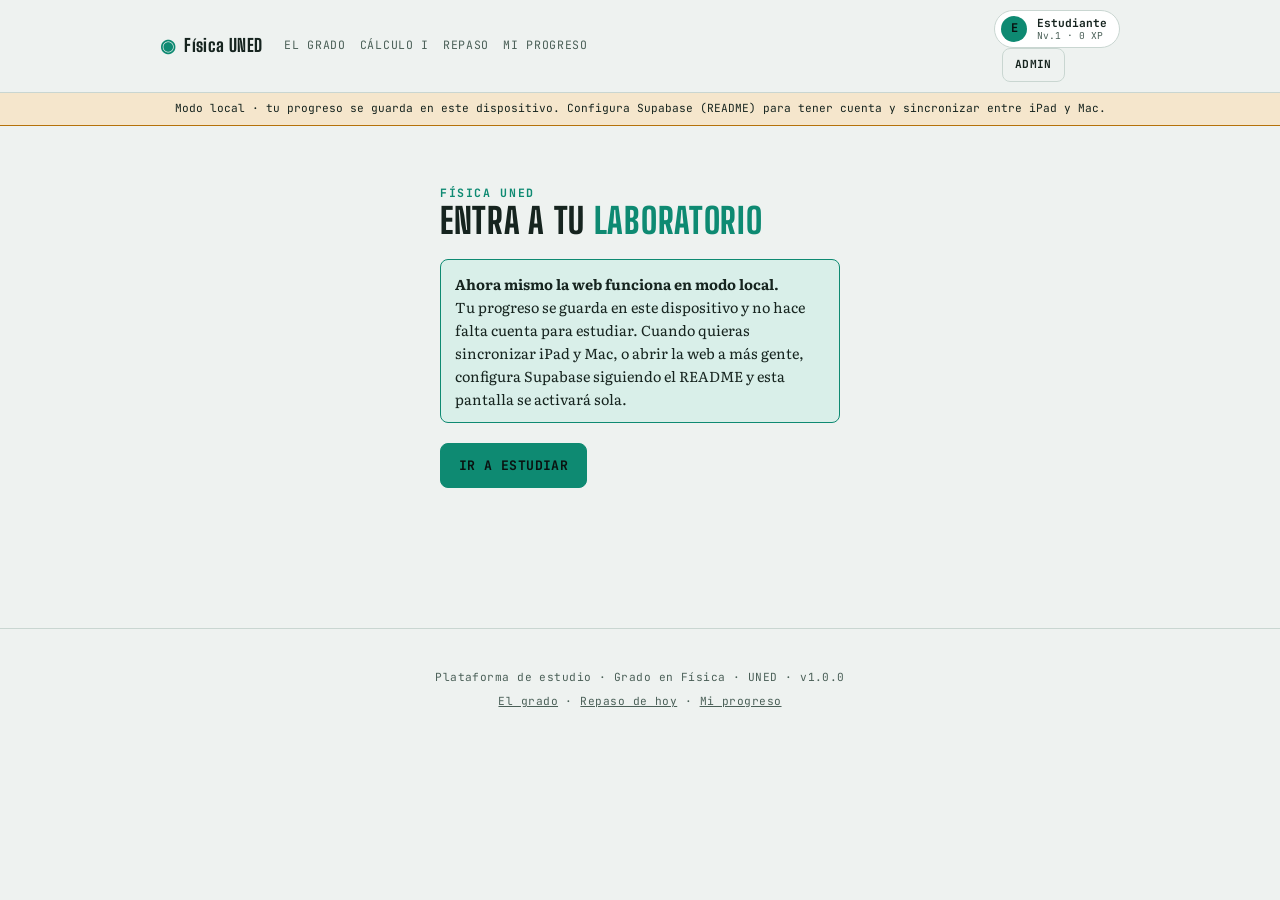
<file: login.html>
<!doctype html>
<html lang="es">
<head>
<meta charset="utf-8">
<meta name="viewport" content="width=device-width, initial-scale=1, viewport-fit=cover">
<title>Entrar · Física UNED</title>
<meta name="theme-color" content="#0a1210">
<link rel="manifest" href="manifest.webmanifest">
<link rel="icon" href="icon.svg" type="image/svg+xml">
<link rel="apple-touch-icon" href="icon-180.png">
<link rel="preconnect" href="https://fonts.googleapis.com">
<link rel="preconnect" href="https://fonts.gstatic.com" crossorigin>
<link rel="stylesheet" href="https://fonts.googleapis.com/css2?family=Big+Shoulders+Display:wght@600;700;800&family=Literata:ital,wght@0,400;0,500;0,600;1,400&family=JetBrains+Mono:wght@400;500;700&display=swap">
<style>
/* ==========================================================================
   Física UNED — sistema de diseño compartido
   Estética: panel de instrumentación / osciloscopio de laboratorio
   ========================================================================== */

:root{
  --bg:#eef2f0;
  --bg-elev:#ffffff;
  --bg-sunken:#e2eae6;
  --ink:#16241f;
  --ink-dim:#4b6058;
  --accent:#0e8a72;
  --accent-soft:#d9efe9;
  --accent-2:#b5720a;
  --accent-2-soft:#f5e6cc;
  --line:#c9d6d1;
  --grid:#dbe5e1;
  --bad:#b1352b;
  --bad-soft:#f6dcda;
  --good:#0e8a72;
  --shadow:0 8px 24px rgba(20,40,35,0.10);
  --scope-bg:#0a1210;
  --radius:12px;
}
@media (prefers-color-scheme: dark){
  :root:not([data-theme="light"]){
    --bg:#0a1210;
    --bg-elev:#101c19;
    --bg-sunken:#0d1815;
    --ink:#e7f3ee;
    --ink-dim:#93a8a0;
    --accent:#3ddc97;
    --accent-soft:#123227;
    --accent-2:#ffb454;
    --accent-2-soft:#2b2213;
    --line:#1f2f2a;
    --grid:#16211d;
    --bad:#ff8686;
    --bad-soft:#2c1414;
    --good:#3ddc97;
    --shadow:0 8px 28px rgba(0,0,0,0.45);
    --scope-bg:#050b09;
  }
}
:root[data-theme="dark"]{
  --bg:#0a1210;
  --bg-elev:#101c19;
  --bg-sunken:#0d1815;
  --ink:#e7f3ee;
  --ink-dim:#93a8a0;
  --accent:#3ddc97;
  --accent-soft:#123227;
  --accent-2:#ffb454;
  --accent-2-soft:#2b2213;
  --line:#1f2f2a;
  --grid:#16211d;
  --bad:#ff8686;
  --bad-soft:#2c1414;
  --good:#3ddc97;
  --shadow:0 8px 28px rgba(0,0,0,0.45);
  --scope-bg:#050b09;
}

*{ box-sizing:border-box; }
html{ -webkit-text-size-adjust:100%; }
body{
  margin:0;
  background:var(--bg);
  color:var(--ink);
  font-family:'Literata', Georgia, 'Times New Roman', serif;
  line-height:1.6;
  min-height:100vh;
  overscroll-behavior-y:none;
}
img{ max-width:100%; }
[hidden]{ display:none !important; }
::selection{ background:var(--accent); color:var(--bg-elev); }

h1,h2,h3,.display{
  font-family:'Big Shoulders Display', 'Arial Narrow', sans-serif;
  text-transform:uppercase;
  letter-spacing:0.02em;
  text-wrap:balance;
  font-weight:800;
  margin:0;
}
p{ margin:0 0 14px; }
a{ color:var(--accent); }
.mono{ font-family:'JetBrains Mono', ui-monospace, monospace; }
code, .formula{
  font-family:'JetBrains Mono', ui-monospace, monospace;
  background:var(--bg-sunken);
  border:1px solid var(--line);
  border-radius:4px;
  padding:0.05em 0.4em;
  font-size:0.92em;
  font-variant-numeric:tabular-nums;
}
.eyebrow{
  font-family:'JetBrains Mono', monospace;
  text-transform:uppercase;
  letter-spacing:0.14em;
  font-size:0.72rem;
  color:var(--accent);
  font-weight:700;
}
.muted{ color:var(--ink-dim); }
.center{ text-align:center; }

/* ===== Contenedores ===== */
.wrap{ max-width:1000px; margin:0 auto; padding:0 20px 100px; }
.wrap.narrow{ max-width:880px; }
.wrap.tight{ max-width:520px; }
section + section{ margin-top:38px; }

/* ===== Barra superior compartida ===== */
.appbar{
  position:sticky; top:0; z-index:60;
  background:color-mix(in srgb, var(--bg) 90%, transparent);
  backdrop-filter:blur(10px);
  border-bottom:1px solid var(--line);
}
.appbar-inner{
  max-width:1000px; margin:0 auto; padding:10px 20px;
  display:flex; align-items:center; gap:16px;
}
.brand{
  font-family:'Big Shoulders Display',sans-serif; font-weight:800; font-size:1.1rem;
  letter-spacing:0.02em; white-space:nowrap; text-decoration:none; color:var(--ink);
  display:flex; align-items:center; gap:8px;
}
.brand .spark{ color:var(--accent); }
.appbar nav{ display:flex; gap:14px; align-items:center; margin-left:6px; }
.appbar nav a{
  font-family:'JetBrains Mono',monospace; font-size:0.72rem; text-transform:uppercase;
  letter-spacing:0.06em; text-decoration:none; color:var(--ink-dim); padding:4px 0;
  border-bottom:2px solid transparent;
}
.appbar nav a:hover{ color:var(--ink); }
.appbar nav a[aria-current="page"]{ color:var(--accent); border-bottom-color:var(--accent); }
.appbar .spacer{ margin-left:auto; }

.userchip{
  display:flex; align-items:center; gap:10px; text-decoration:none; color:var(--ink);
  border:1px solid var(--line); border-radius:22px; padding:5px 12px 5px 6px; background:var(--bg-elev);
}
.userchip .avatar{
  width:26px; height:26px; border-radius:50%; background:var(--accent); color:var(--scope-bg);
  display:flex; align-items:center; justify-content:center; font-family:'JetBrains Mono',monospace;
  font-weight:700; font-size:0.75rem; flex:none;
}
.userchip .meta{ display:flex; flex-direction:column; line-height:1.15; }
.userchip .meta .n{ font-family:'JetBrains Mono',monospace; font-size:0.7rem; font-weight:700; }
.userchip .meta .x{ font-family:'JetBrains Mono',monospace; font-size:0.6rem; color:var(--ink-dim); }
@media (max-width:640px){
  .appbar nav{ display:none; }
  .userchip .meta{ display:none; }
}

/* ===== Botones ===== */
.btn{
  font-family:'JetBrains Mono',monospace; font-weight:700; font-size:0.82rem;
  letter-spacing:0.03em; text-transform:uppercase; border-radius:8px; border:1px solid var(--line);
  padding:11px 18px; cursor:pointer; background:var(--bg-elev); color:var(--ink);
  transition:transform .15s ease, border-color .15s ease; text-decoration:none; display:inline-block;
  text-align:center;
}
.btn:hover{ transform:translateY(-1px); border-color:var(--accent); }
.btn:active{ transform:translateY(0); }
.btn.primary{ background:var(--accent); color:var(--scope-bg); border-color:var(--accent); }
.btn.ghost{ background:transparent; }
.btn.danger{ color:var(--bad); border-color:var(--bad); }
.btn.small{ padding:7px 12px; font-size:0.7rem; }
.btn:disabled{ opacity:0.45; cursor:not-allowed; transform:none; }
.btn-row{ display:flex; gap:12px; flex-wrap:wrap; }

/* ===== Formularios ===== */
.field{ display:flex; flex-direction:column; gap:6px; }
label{
  font-family:'JetBrains Mono',monospace; font-size:0.68rem; text-transform:uppercase;
  letter-spacing:0.06em; color:var(--ink-dim); display:flex; justify-content:space-between;
}
label b{ color:var(--ink); font-variant-numeric:tabular-nums; }
input[type=email], input[type=password], input[type=text], select, textarea{
  font-family:'JetBrains Mono',monospace; background:var(--bg-elev); color:var(--ink);
  border:1px solid var(--line); border-radius:8px; padding:11px 12px; font-size:0.9rem; width:100%;
}
input:focus-visible, select:focus-visible, button:focus-visible, a:focus-visible{
  outline:2px solid var(--accent); outline-offset:2px;
}
input[type=range]{ width:100%; accent-color:var(--accent); }

/* ===== Tarjetas / paneles ===== */
.card{
  background:var(--bg-elev); border:1px solid var(--line); border-radius:var(--radius);
  padding:20px; box-shadow:var(--shadow);
}
.panel{
  background:var(--bg-elev); border:1px solid var(--line); border-radius:var(--radius);
  overflow:hidden; box-shadow:var(--shadow);
}
.panel-head{
  display:flex; align-items:center; gap:14px; padding:16px 20px;
  border-bottom:1px solid var(--line); background:var(--bg-sunken);
}
.panel-head h2{ font-size:1.25rem; }
.panel-body{ padding:20px; }

.callout{
  background:var(--accent-2-soft); border:1px solid var(--accent-2); border-radius:8px;
  padding:12px 14px; font-size:0.92rem; margin:14px 0;
}
.callout .eyebrow{ color:var(--accent-2); }
.notice{
  background:var(--accent-soft); border:1px solid var(--accent); border-radius:8px;
  padding:12px 14px; font-size:0.9rem; color:var(--ink);
}
.notice.error{ background:var(--bad-soft); border-color:var(--bad); }

/* ===== Barras de progreso ===== */
.bar-track{ height:8px; border-radius:5px; background:var(--bg-sunken); border:1px solid var(--line); overflow:hidden; }
.bar-fill{ height:100%; background:linear-gradient(90deg, var(--accent), var(--accent-2)); width:0%; transition:width .5s ease; }

.ring{ position:relative; flex:none; }
.ring svg{ transform:rotate(-90deg); display:block; }
.ring .ring-label{
  position:absolute; inset:0; display:flex; align-items:center; justify-content:center;
  font-family:'JetBrains Mono',monospace; font-weight:700; font-size:0.9rem;
}

/* ===== Estadísticas ===== */
.stat-row{ display:flex; flex-wrap:wrap; gap:10px 28px; }
.stat{ font-family:'JetBrains Mono',monospace; }
.stat .k{ display:block; font-size:0.63rem; text-transform:uppercase; letter-spacing:0.08em; color:var(--ink-dim); }
.stat .v{ font-size:1.15rem; font-weight:700; font-variant-numeric:tabular-nums; }
.stat .v.good{ color:var(--good); }
.stat .v.bad{ color:var(--bad); }
.stat .v.warn{ color:var(--accent-2); }

/* ===== Tablas ===== */
.table-scroll{ overflow-x:auto; }
table{ width:100%; border-collapse:collapse; font-size:0.86rem; }
th{
  font-family:'JetBrains Mono',monospace; font-size:0.64rem; text-transform:uppercase;
  letter-spacing:0.07em; color:var(--ink-dim); text-align:left; padding:10px 12px;
  border-bottom:1px solid var(--line); white-space:nowrap; font-weight:700;
}
td{ padding:11px 12px; border-bottom:1px solid var(--line); vertical-align:middle; }
tbody tr:hover{ background:var(--bg-sunken); }
td.num{ font-family:'JetBrains Mono',monospace; font-variant-numeric:tabular-nums; }

.pill{
  font-family:'JetBrains Mono',monospace; font-size:0.62rem; text-transform:uppercase;
  letter-spacing:0.06em; padding:3px 9px; border-radius:20px; white-space:nowrap;
  background:var(--bg-sunken); color:var(--ink-dim); display:inline-block;
}
.pill.on{ background:var(--accent-soft); color:var(--good); }
.pill.warn{ background:var(--accent-2-soft); color:var(--accent-2); }
.pill.off{ background:var(--bad-soft); color:var(--bad); }

/* ===== Estado de carga / vacío ===== */
.skeleton{
  background:linear-gradient(90deg, var(--bg-sunken), var(--bg-elev), var(--bg-sunken));
  background-size:200% 100%; animation:shimmer 1.4s infinite; border-radius:6px; height:14px;
}
@keyframes shimmer{ 0%{background-position:200% 0} 100%{background-position:-200% 0} }
.empty{
  padding:34px 20px; text-align:center; color:var(--ink-dim);
  font-family:'JetBrains Mono',monospace; font-size:0.8rem;
}

/* ===== Pie ===== */
footer.appfoot{
  text-align:center; padding:40px 20px; color:var(--ink-dim);
  font-family:'JetBrains Mono',monospace; font-size:0.7rem; letter-spacing:0.04em;
  border-top:1px solid var(--line); margin-top:60px;
}
footer.appfoot a{ color:var(--ink-dim); }

/* ===== Aviso de modo local ===== */
.localbanner{
  background:var(--accent-2-soft); border-bottom:1px solid var(--accent-2);
  font-family:'JetBrains Mono',monospace; font-size:0.7rem; text-align:center;
  padding:7px 16px; color:var(--ink);
}

@media (prefers-reduced-motion: reduce){
  *{ transition:none !important; animation:none !important; scroll-behavior:auto !important; }
}

</style>
<style>
  .auth-wrap{ max-width:440px; margin:0 auto; padding:52px 20px 80px; }
  .auth-wrap h1{ font-size:2.2rem; line-height:1; }
  .auth-wrap h1 em{ font-style:normal; color:var(--accent); }
  .tabs{ display:flex; gap:6px; margin:24px 0 18px; background:var(--bg-sunken); padding:5px; border-radius:10px; border:1px solid var(--line); }
  .tabs button{
    flex:1; border:0; background:transparent; color:var(--ink-dim); border-radius:7px; padding:9px;
    font-family:'JetBrains Mono',monospace; font-size:0.74rem; text-transform:uppercase;
    letter-spacing:0.06em; cursor:pointer; font-weight:700;
  }
  .tabs button[aria-selected="true"]{ background:var(--bg-elev); color:var(--accent); box-shadow:var(--shadow); }
  form{ display:flex; flex-direction:column; gap:14px; }
  .msg{ font-size:0.85rem; padding:11px 13px; border-radius:8px; display:none; }
  .msg.show{ display:block; }
  .msg.ok{ background:var(--accent-soft); border:1px solid var(--accent); }
  .msg.err{ background:var(--bad-soft); border:1px solid var(--bad); color:var(--ink); }
  .linkline{ text-align:center; font-size:0.82rem; margin-top:6px; }
  .linkline button{ background:none; border:0; color:var(--accent); cursor:pointer; font-family:inherit; font-size:inherit; text-decoration:underline; padding:0; }
</style>
<!-- Diagnóstico de arranque: avisa en pantalla si faltan archivos en el servidor -->
<script>
(function () {
  var fallos = [];
  window.addEventListener('error', function (e) {
    var t = e.target;
    if (t && (t.tagName === 'SCRIPT' || t.tagName === 'LINK')) {
      var url = t.src || t.href || '';
      if (url && url.indexOf('fonts.googleapis') === -1 && fallos.indexOf(url) === -1) fallos.push(url);
    }
  }, true);
  window.addEventListener('DOMContentLoaded', function () {
    setTimeout(function () {
      if (window.__appLista) return;
      var lista = fallos.length
        ? '<ul style="margin:8px 0 0 18px;padding:0">' + fallos.map(function (f) {
            return '<li style="margin:3px 0;font-family:ui-monospace,monospace;font-size:13px">' +
                   f.replace(location.origin, '') + '</li>';
          }).join('') + '</ul>'
        : '';
      var aviso = document.createElement('div');
      aviso.setAttribute('role', 'alert');
      aviso.style.cssText = 'position:fixed;left:0;right:0;bottom:0;z-index:99999;background:#2c1414;' +
        'color:#ffe4e4;border-top:2px solid #ff8686;padding:16px 20px;max-height:60vh;overflow:auto;' +
        'font:14px/1.55 -apple-system,BlinkMacSystemFont,"Segoe UI",Roboto,sans-serif';
      aviso.innerHTML = '<b>La aplicación no ha arrancado.</b> Faltan archivos en el servidor' +
        (fallos.length ? ':' : '. Comprueba que las carpetas <b>assets/</b>, <b>temas/</b> e <b>icons/</b> ' +
         'estén subidas junto a los .html.') + lista +
        '<div style="margin-top:10px;opacity:.85">Sube la carpeta completa (con sus subcarpetas) y recarga.</div>';
      document.body.appendChild(aviso);
    }, 8000);
  });
})();
</script>
</head>
<body>

<main class="auth-wrap">
  <span class="eyebrow">Física UNED</span>
  <h1>Entra a tu <em>laboratorio</em></h1>

  <div id="avisoLocal" hidden>
    <div class="notice" style="margin-top:20px">
      <b>Ahora mismo la web funciona en modo local.</b><br>
      Tu progreso se guarda en este dispositivo y no hace falta cuenta para estudiar.
      Cuando quieras sincronizar iPad y Mac, o abrir la web a más gente, configura Supabase siguiendo el README y esta pantalla se activará sola.
    </div>
    <div class="btn-row" style="margin-top:20px">
      <a class="btn primary" href="index.html">Ir a estudiar</a>
    </div>
  </div>

  <div id="zonaAuth" hidden>
    <div class="tabs" role="tablist">
      <button role="tab" id="tabEntrar" aria-selected="true">Entrar</button>
      <button role="tab" id="tabRegistro" aria-selected="false">Crear cuenta</button>
    </div>

    <div class="msg" id="mensaje"></div>

    <form id="formulario">
      <div class="field" id="campoNombre" hidden>
        <label for="nombre">Cómo quieres que te llame</label>
        <input type="text" id="nombre" autocomplete="name" placeholder="Juan José">
      </div>
      <div class="field">
        <label for="email">Correo electrónico</label>
        <input type="email" id="email" autocomplete="email" required placeholder="tu@correo.com">
      </div>
      <div class="field">
        <label for="password">Contraseña</label>
        <input type="password" id="password" autocomplete="current-password" required minlength="6" placeholder="mínimo 6 caracteres">
      </div>
      <button class="btn primary" type="submit" id="botonEnviar">Entrar</button>
      <div class="linkline">
        <button type="button" id="olvide">He olvidado la contraseña</button>
      </div>
    </form>
  </div>
</main>

<script type="module">
/* ============ APLICACIÓN COMPLETA INCRUSTADA ============ */
/* ===== módulo: assets/js/config.js ===== */
/* ==========================================================================
   CONFIGURACIÓN — el único archivo que necesitas tocar
   ==========================================================================

   MODO LOCAL (por defecto)
   Si dejas SUPABASE_URL y SUPABASE_ANON_KEY vacíos, la aplicación funciona
   igualmente: guarda tu progreso en el propio dispositivo (localStorage).
   Perfecto para estudiar tú solo desde ya, sin registrarte en nada.

   MODO NUBE (cuando quieras cuentas de usuario)
   Rellena las dos claves con los datos de tu proyecto de Supabase y la web
   pasará automáticamente a tener registro, login, sincronización entre
   dispositivos y panel de administración. No hay que cambiar nada más.
   Las instrucciones paso a paso están en README.md.
   ========================================================================== */

const SUPABASE_URL = "";
const SUPABASE_ANON_KEY = "";

/* Correos que se convierten automáticamente en administradores al registrarse.
   Pon aquí el tuyo antes de crear tu cuenta, por ejemplo:
   export const ADMIN_EMAILS = ["yo@ejemplo.com"];                            */
const ADMIN_EMAILS = [];

/* Identidad de la aplicación */
const APP = {
  nombre: "Física UNED",
  nombreLargo: "Plataforma de estudio · Grado en Física · UNED",
  version: "1.0.0",
};

/* ¿Hay configuración de nube disponible? */
const CLOUD_ENABLED = Boolean(SUPABASE_URL && SUPABASE_ANON_KEY);

const config = { SUPABASE_URL, SUPABASE_ANON_KEY, ADMIN_EMAILS, APP, CLOUD_ENABLED };

/* ===== módulo: assets/js/curriculum.js ===== */
/* ==========================================================================
   PLAN DE ESTUDIOS — Grado en Física (UNED, código 6104)
   Cada asignatura tiene estado: "abierta" | "construccion"
   Para abrir una asignatura nueva: cambia su estado y añade su "ruta".
   ========================================================================== */

const CURSOS = [
  {
    n: 1,
    nombre: "Primer curso",
    asignaturas: [
      { code: "ff1",  nombre: "Fundamentos de Física I",    sem: 1, ects: 6, tipo: "básica", estado: "construccion" },
      { code: "am1",  nombre: "Análisis Matemático I",      sem: 1, ects: 6, tipo: "básica", estado: "abierta", ruta: "asignatura.html?code=am1" },
      { code: "alg",  nombre: "Álgebra",                    sem: 1, ects: 6, tipo: "básica", estado: "construccion" },
      { code: "qui",  nombre: "Química",                    sem: 1, ects: 6, tipo: "básica", estado: "construccion" },
      { code: "bio",  nombre: "Biología",                   sem: 1, ects: 6, tipo: "básica", estado: "construccion" },
      { code: "ff2",  nombre: "Fundamentos de Física II",   sem: 2, ects: 6, tipo: "básica", estado: "construccion" },
      { code: "am2",  nombre: "Análisis Matemático II",     sem: 2, ects: 6, tipo: "básica", estado: "construccion" },
      { code: "mm1",  nombre: "Métodos Matemáticos I",      sem: 2, ects: 6, tipo: "básica", estado: "construccion" },
      { code: "fc1",  nombre: "Física Computacional I",     sem: 2, ects: 6, tipo: "básica", estado: "construccion" },
      { code: "te1",  nombre: "Técnicas Experimentales I",  sem: 2, ects: 6, tipo: "básica", estado: "construccion" },
    ],
  },
  {
    n: 2,
    nombre: "Segundo curso",
    asignaturas: [
      { code: "ff3",  nombre: "Fundamentos de Física III",         sem: 1, ects: 6, tipo: "obligatoria", estado: "construccion" },
      { code: "mm2",  nombre: "Métodos Matemáticos II",            sem: 1, ects: 6, tipo: "obligatoria", estado: "construccion" },
      { code: "em1",  nombre: "Electromagnetismo I",               sem: 1, ects: 6, tipo: "obligatoria", estado: "construccion" },
      { code: "fc2",  nombre: "Física Computacional II",           sem: 1, ects: 6, tipo: "obligatoria", estado: "construccion" },
      { code: "mec",  nombre: "Mecánica",                          sem: 1, ects: 6, tipo: "obligatoria", estado: "construccion" },
      { code: "mm3",  nombre: "Métodos Matemáticos III",           sem: 2, ects: 6, tipo: "obligatoria", estado: "construccion" },
      { code: "vo",   nombre: "Vibraciones y Ondas",               sem: 2, ects: 6, tipo: "obligatoria", estado: "construccion" },
      { code: "em2",  nombre: "Electromagnetismo II",              sem: 2, ects: 6, tipo: "obligatoria", estado: "construccion" },
      { code: "tce",  nombre: "Teoría de Circuitos y Electrónica", sem: 2, ects: 6, tipo: "obligatoria", estado: "construccion" },
      { code: "te2",  nombre: "Técnicas Experimentales II",        sem: 2, ects: 6, tipo: "obligatoria", estado: "construccion" },
    ],
  },
  {
    n: 3,
    nombre: "Tercer curso",
    asignaturas: [
      { code: "mm4",  nombre: "Métodos Matemáticos IV",      sem: 1, ects: 6, tipo: "obligatoria", estado: "construccion" },
      { code: "td1",  nombre: "Termodinámica I",             sem: 1, ects: 6, tipo: "obligatoria", estado: "construccion" },
      { code: "fq1",  nombre: "Física Cuántica I",           sem: 1, ects: 6, tipo: "obligatoria", estado: "construccion" },
      { code: "op1",  nombre: "Óptica I",                    sem: 1, ects: 6, tipo: "obligatoria", estado: "construccion" },
      { code: "mt",   nombre: "Mecánica Teórica",            sem: 1, ects: 6, tipo: "obligatoria", estado: "construccion" },
      { code: "td2",  nombre: "Termodinámica II",            sem: 2, ects: 6, tipo: "obligatoria", estado: "construccion" },
      { code: "fq2",  nombre: "Física Cuántica II",          sem: 2, ects: 6, tipo: "obligatoria", estado: "construccion" },
      { code: "op2",  nombre: "Óptica II",                   sem: 2, ects: 6, tipo: "obligatoria", estado: "construccion" },
      { code: "edc",  nombre: "Electrodinámica Clásica",     sem: 2, ects: 6, tipo: "obligatoria", estado: "construccion" },
      { code: "te3",  nombre: "Técnicas Experimentales III", sem: 2, ects: 6, tipo: "obligatoria", estado: "construccion" },
    ],
  },
  {
    n: 4,
    nombre: "Cuarto curso",
    asignaturas: [
      { code: "fnp",  nombre: "Física Nuclear y de Partículas", sem: 1, ects: 6,  tipo: "obligatoria", estado: "construccion" },
      { code: "me",   nombre: "Mecánica Estadística",           sem: 1, ects: 6,  tipo: "obligatoria", estado: "construccion" },
      { code: "ffl",  nombre: "Física de Fluidos",              sem: 1, ects: 6,  tipo: "obligatoria", estado: "construccion" },
      { code: "fes",  nombre: "Física del Estado Sólido",       sem: 2, ects: 6,  tipo: "obligatoria", estado: "construccion" },
      { code: "te4",  nombre: "Técnicas Experimentales IV",     sem: 2, ects: 6,  tipo: "obligatoria", estado: "construccion" },
      { code: "mca",  nombre: "Mecánica Cuántica Avanzada",     sem: 1, ects: 5,  tipo: "optativa",    estado: "construccion" },
      { code: "ast",  nombre: "Astrofísica General",            sem: 2, ects: 5,  tipo: "optativa",    estado: "construccion" },
      { code: "rg",   nombre: "Relatividad General",            sem: 2, ects: 5,  tipo: "optativa",    estado: "construccion" },
      { code: "bfi",  nombre: "Biofísica",                      sem: 1, ects: 5,  tipo: "optativa",    estado: "construccion" },
      { code: "tfg",  nombre: "Trabajo Fin de Grado",           sem: 0, ects: 10, tipo: "TFG",         estado: "construccion" },
    ],
  },
];

/* Índice rápido por código */
const ASIGNATURAS = Object.fromEntries(
  CURSOS.flatMap((c) => c.asignaturas.map((a) => [a.code, { ...a, curso: c.n }]))
);

/* ==========================================================================
   TEMARIOS — por ahora solo Análisis Matemático I está abierta
   estado: "publicado" | "pendiente"
   ========================================================================== */

const TEMARIOS = {
  am1: {
    nombre: "Análisis Matemático I",
    apodo: "Observatorio de Cálculo I",
    descripcion:
      "Cálculo de una variable mirado siempre desde la física: cinemática, campos, ondas y órbitas.",
    temas: [
      { code: "preliminares", n: 1,  titulo: "Preliminares",                             gancho: "Números, rectas, cónicas, funciones y trigonometría", estado: "publicado", ruta: "tema-am1-01-preliminares.html", preguntas: 21 },
      { code: "limites",      n: 2,  titulo: "Límites y continuidad",                     gancho: "El instante en el cálculo de velocidades",           estado: "pendiente" },
      { code: "derivadas",    n: 3,  titulo: "Diferenciación",                            gancho: "La derivada como razón de cambio física",            estado: "pendiente" },
      { code: "trascendentes",n: 4,  titulo: "Funciones trascendentes",                   gancho: "Crecimiento exponencial, desintegración radiactiva", estado: "pendiente" },
      { code: "aplic-deriv",  n: 5,  titulo: "Aplicaciones de las derivadas",             gancho: "Optimización y razones de cambio relacionadas",      estado: "pendiente" },
      { code: "integracion",  n: 6,  titulo: "Integración",                               gancho: "De la velocidad a la posición",                      estado: "pendiente" },
      { code: "tecnicas-int", n: 7,  titulo: "Técnicas de integración",                   gancho: "El arsenal para resolver integrales reales",         estado: "pendiente" },
      { code: "aplic-int",    n: 8,  titulo: "Aplicaciones de la integración",            gancho: "Trabajo, energía y centros de masa",                 estado: "pendiente" },
      { code: "conicas",      n: 9,  titulo: "Cónicas paramétricas y polares",            gancho: "Órbitas en coordenadas naturales",                   estado: "pendiente" },
      { code: "series",       n: 10, titulo: "Secuencias, series y series de potencias",  gancho: "Aproximaciones de Taylor en física",                 estado: "pendiente" },
      { code: "complejos",    n: 11, titulo: "Apéndice I · Números complejos",            gancho: "Oscilaciones y ondas con fasores",                   estado: "pendiente" },
      { code: "func-complej", n: 12, titulo: "Apéndice II · Funciones complejas",         gancho: "Herramientas para electromagnetismo",                estado: "pendiente" },
      { code: "continuas",    n: 13, titulo: "Apéndice III · Funciones continuas",        gancho: "El rigor detrás de la intuición física",             estado: "pendiente" },
      { code: "riemann",      n: 14, titulo: "Apéndice IV · La integral de Riemann",      gancho: "Qué significa sumar infinitos trocitos",             estado: "pendiente" },
    ],
    recursos: [
      { titulo: "Tablas de fórmulas e integrales", nota: "Chuleta rápida de derivadas e integrales" },
      { titulo: "Soluciones de ejercicios impares", nota: "Para autocorregirte tras cada estación" },
    ],
  },
};

/* Utilidades */
function temasDe(subjectCode) {
  return TEMARIOS[subjectCode]?.temas ?? [];
}
function temaPublicado(subjectCode, topicCode) {
  return temasDe(subjectCode).find((t) => t.code === topicCode && t.estado === "publicado");
}
function totalTemasPublicados() {
  return Object.values(TEMARIOS).reduce(
    (acc, s) => acc + s.temas.filter((t) => t.estado === "publicado").length, 0
  );
}
function totalAsignaturas() {
  return CURSOS.reduce((acc, c) => acc + c.asignaturas.length, 0);
}
function asignaturasAbiertas() {
  return CURSOS.flatMap((c) => c.asignaturas).filter((a) => a.estado === "abierta");
}

const curriculum = { temasDe, temaPublicado, totalTemasPublicados, totalAsignaturas, asignaturasAbiertas, CURSOS, ASIGNATURAS, TEMARIOS };

/* ===== módulo: assets/js/store.js ===== */
/* ==========================================================================
   STORE — sesión, usuarios y progreso
   Funciona en dos modos de forma transparente:
     · MODO LOCAL  → todo se guarda en este dispositivo (localStorage)
     · MODO NUBE   → Supabase (auth + Postgres), con caché local y cola offline
   ========================================================================== */

const LS = {
  progress: "fu_progress_v1",
  exams: "fu_exams_v1",
  profile: "fu_local_profile_v1",
  queue: "fu_sync_queue_v1",
};

/* ---------- utilidades de almacenamiento seguro ---------- */
function lsGet(key, fallback) {
  try {
    const raw = localStorage.getItem(key);
    return raw ? JSON.parse(raw) : fallback;
  } catch (e) {
    return fallback;
  }
}
function lsSet(key, value) {
  try { localStorage.setItem(key, JSON.stringify(value)); } catch (e) { /* modo privado */ }
}

/* ---------- niveles ---------- */
const NIVELES = [
  { min: 0,   titulo: "Aprendiz de Newton" },
  { min: 60,  titulo: "Técnico de Laboratorio" },
  { min: 150, titulo: "Analista de Trayectorias" },
  { min: 280, titulo: "Maestro de Kepler" },
  { min: 450, titulo: "Físico Certificado" },
  { min: 700, titulo: "Catedrático de Cálculo" },
];
function nivelDe(xp) {
  let i = 0;
  NIVELES.forEach((n, idx) => { if (xp >= n.min) i = idx; });
  const siguiente = NIVELES[i + 1];
  return {
    nivel: i + 1,
    titulo: NIVELES[i].titulo,
    desde: NIVELES[i].min,
    hasta: siguiente ? siguiente.min : NIVELES[i].min + 300,
    porcentaje: siguiente
      ? Math.min(100, Math.round((100 * (xp - NIVELES[i].min)) / (siguiente.min - NIVELES[i].min)))
      : 100,
  };
}

/* ---------- cliente Supabase (carga perezosa) ---------- */
let _client = null;
async function client() {
  if (!CLOUD_ENABLED) return null;
  if (_client) return _client;
  const { createClient } = await import("https://cdn.jsdelivr.net/npm/@supabase/supabase-js@2/+esm");
  _client = createClient(SUPABASE_URL, SUPABASE_ANON_KEY, {
    auth: { persistSession: true, autoRefreshToken: true },
  });
  return _client;
}

/* ---------- estado en memoria ---------- */
const state = {
  modo: CLOUD_ENABLED ? "nube" : "local",
  listo: false,
  user: null,       // { id, email, nombre, rol }
  answers: {},      // "subject/topic/item" → { correct, xp, at }
  exams: [],        // { subject, topic, score, total, passed, at }
};

function modo() { return state.modo; }
function usuario() { return state.user; }
function esAdmin() { return state.user?.rol === "admin"; }
function estaListo() { return state.listo; }

const listeners = new Set();
function onCambio(cb) { listeners.add(cb); return () => listeners.delete(cb); }
function emitir() { listeners.forEach((cb) => { try { cb(state); } catch (e) {} }); }

/* ---------- perfil local ---------- */
function perfilLocal() {
  let p = lsGet(LS.profile, null);
  if (!p) {
    p = { id: "local", email: null, nombre: "Estudiante", rol: "admin" };
    lsSet(LS.profile, p);
  }
  return p;
}
function renombrarLocal(nombre) {
  const p = perfilLocal();
  p.nombre = nombre;
  lsSet(LS.profile, p);
  if (state.modo === "local") { state.user = p; emitir(); }
}

/* ==========================================================================
   INICIALIZACIÓN
   ========================================================================== */
async function init() {
  state.answers = lsGet(LS.progress, {});
  state.exams = lsGet(LS.exams, []);

  if (state.modo === "local") {
    state.user = perfilLocal();
    state.listo = true;
    emitir();
    return state;
  }

  try {
    const sb = await client();
    const { data: { session } } = await sb.auth.getSession();
    if (session?.user) {
      await cargarUsuarioNube(sb, session.user);
      await cargarProgresoNube(sb);
      await vaciarCola();
    } else {
      state.user = null;
    }
    sb.auth.onAuthStateChange(async (_evento, sesion) => {
      if (sesion?.user) {
        await cargarUsuarioNube(sb, sesion.user);
        await cargarProgresoNube(sb);
      } else {
        state.user = null;
      }
      emitir();
    });
  } catch (e) {
    console.warn("No se pudo conectar con la nube, se usa el modo local:", e.message);
    state.modo = "local";
    state.user = perfilLocal();
  }

  state.listo = true;
  emitir();
  return state;
}

async function cargarUsuarioNube(sb, authUser) {
  let { data: perfil } = await sb.from("profiles").select("*").eq("id", authUser.id).maybeSingle();

  if (!perfil) {
    const rolInicial = ADMIN_EMAILS.includes(authUser.email) ? "admin" : "student";
    const { data } = await sb.from("profiles").insert({
      id: authUser.id,
      email: authUser.email,
      display_name: authUser.user_metadata?.display_name || authUser.email.split("@")[0],
      role: rolInicial,
    }).select().maybeSingle();
    perfil = data;
  } else {
    sb.from("profiles").update({ last_seen_at: new Date().toISOString() }).eq("id", authUser.id).then(() => {});
  }

  state.user = {
    id: authUser.id,
    email: authUser.email,
    nombre: perfil?.display_name || authUser.email.split("@")[0],
    rol: perfil?.role || "student",
  };
}

async function cargarProgresoNube(sb) {
  const { data: filas } = await sb
    .from("progress")
    .select("subject_code, topic_code, item_id, correct, xp, answered_at, box, due_date, attempts, misses")
    .eq("user_id", state.user.id);
  if (filas) {
    const mapa = {};
    filas.forEach((f) => {
      mapa[`${f.subject_code}/${f.topic_code}/${f.item_id}`] = {
        correct: f.correct, xp: f.xp, at: f.answered_at,
        box: f.box ?? 0, due: f.due_date, intentos: f.attempts ?? 1, fallos: f.misses ?? 0,
      };
    });
    // La nube manda, pero conservamos lo que solo exista en local (pendiente de subir)
    state.answers = { ...state.answers, ...mapa };
    lsSet(LS.progress, state.answers);
  }
  const { data: examenes } = await sb
    .from("exam_results")
    .select("subject_code, topic_code, score, total, passed, taken_at")
    .eq("user_id", state.user.id)
    .order("taken_at", { ascending: false });
  if (examenes) {
    state.exams = examenes.map((e) => ({
      subject: e.subject_code, topic: e.topic_code, score: e.score,
      total: e.total, passed: e.passed, at: e.taken_at,
    }));
    lsSet(LS.exams, state.exams);
  }
}

/* ==========================================================================
   AUTENTICACIÓN
   ========================================================================== */
async function registrarse(email, password, nombre) {
  const sb = await client();
  if (!sb) throw new Error("La nube no está configurada todavía.");
  const { data, error } = await sb.auth.signUp({
    email, password,
    options: { data: { display_name: nombre } },
  });
  if (error) throw new Error(traducirError(error.message));
  return data;
}

async function entrar(email, password) {
  const sb = await client();
  if (!sb) throw new Error("La nube no está configurada todavía.");
  const { data, error } = await sb.auth.signInWithPassword({ email, password });
  if (error) throw new Error(traducirError(error.message));
  await cargarUsuarioNube(sb, data.user);
  await cargarProgresoNube(sb);
  await vaciarCola();
  emitir();
  return data;
}

async function salir() {
  const sb = await client();
  if (sb) await sb.auth.signOut();
  state.user = null;
  emitir();
}

async function recuperarContrasena(email) {
  const sb = await client();
  if (!sb) throw new Error("La nube no está configurada todavía.");
  const { error } = await sb.auth.resetPasswordForEmail(email, {
    redirectTo: window.location.origin + "/login.html",
  });
  if (error) throw new Error(traducirError(error.message));
}

function traducirError(msg) {
  const m = (msg || "").toLowerCase();
  if (m.includes("invalid login")) return "Correo o contraseña incorrectos.";
  if (m.includes("already registered")) return "Ese correo ya tiene cuenta. Prueba a entrar.";
  if (m.includes("password should be")) return "La contraseña debe tener al menos 6 caracteres.";
  if (m.includes("email not confirmed")) return "Tienes que confirmar el correo antes de entrar.";
  if (m.includes("rate limit")) return "Demasiados intentos seguidos. Espera un minuto.";
  return msg;
}

/* ==========================================================================
   PROGRESO
   ========================================================================== */
function clave(subject, topic, item) { return `${subject}/${topic}/${item}`; }

function respuestaDe(subject, topic, item) {
  return state.answers[clave(subject, topic, item)] || null;
}

function respuestasDeTema(subject, topic) {
  const prefijo = `${subject}/${topic}/`;
  const res = {};
  Object.entries(state.answers).forEach(([k, v]) => {
    if (k.startsWith(prefijo)) res[k.slice(prefijo.length)] = v;
  });
  return res;
}

/* Repaso espaciado (sistema Leitner): días hasta el próximo repaso según caja */
const INTERVALOS = [1, 1, 3, 7, 16, 35];
function proximaFecha(caja) {
  const dias = INTERVALOS[Math.min(caja, INTERVALOS.length - 1)];
  const d = new Date();
  d.setDate(d.getDate() + dias);
  return d.toISOString().slice(0, 10);
}

async function registrarRespuesta({ subject, topic, item, correct, xp = 0, esRepaso = false }) {
  const k = clave(subject, topic, item);
  const previa = state.answers[k];

  // El XP solo se concede la primera vez que se acierta; los repasos no puntúan de nuevo,
  // pero sí actualizan la caja de repaso espaciado.
  const yaPuntuada = Boolean(previa?.correct);
  const cajaPrevia = previa?.box ?? 0;
  const caja = correct ? Math.min(cajaPrevia + 1, INTERVALOS.length - 1) : Math.max(cajaPrevia - 1, 0);

  const registro = {
    correct,
    xp: yaPuntuada ? (previa.xp || 0) : (correct ? xp : 0),
    at: previa?.at || new Date().toISOString(),
    ultimo: new Date().toISOString(),
    box: caja,
    due: proximaFecha(caja),
    intentos: (previa?.intentos || 0) + 1,
    fallos: (previa?.fallos || 0) + (correct ? 0 : 1),
  };
  // Una pregunta ya superada nunca "se desaprende": el progreso no retrocede.
  if (yaPuntuada) registro.correct = true;

  state.answers[k] = registro;
  lsSet(LS.progress, state.answers);
  emitir();

  if (state.modo === "nube" && state.user) {
    const fila = {
      user_id: state.user.id, subject_code: subject, topic_code: topic,
      item_id: item, correct: registro.correct, xp: registro.xp,
      answered_at: registro.at, box: registro.box, due_date: registro.due,
      attempts: registro.intentos, misses: registro.fallos,
    };
    try {
      const sb = await client();
      const { error } = await sb.from("progress").upsert(fila, {
        onConflict: "user_id,subject_code,topic_code,item_id",
      });
      if (error) encolar("progress", fila);
    } catch (e) {
      encolar("progress", fila);
    }
  }
  return registro;
}

async function registrarExamen({ subject, topic, score, total, passed }) {
  const registro = { subject, topic, score, total, passed, at: new Date().toISOString() };
  state.exams.unshift(registro);
  lsSet(LS.exams, state.exams);
  emitir();

  if (state.modo === "nube" && state.user) {
    const fila = {
      user_id: state.user.id, subject_code: subject, topic_code: topic,
      score, total, passed, taken_at: registro.at,
    };
    try {
      const sb = await client();
      const { error } = await sb.from("exam_results").insert(fila);
      if (error) encolar("exam_results", fila);
    } catch (e) {
      encolar("exam_results", fila);
    }
  }
  return registro;
}

function examenes() { return state.exams; }

/* ---------- cola de sincronización offline ---------- */
function encolar(tabla, fila) {
  const cola = lsGet(LS.queue, []);
  cola.push({ tabla, fila });
  lsSet(LS.queue, cola);
}
async function vaciarCola() {
  if (state.modo !== "nube" || !state.user) return;
  const cola = lsGet(LS.queue, []);
  if (!cola.length) return;
  const sb = await client();
  const restantes = [];
  for (const item of cola) {
    try {
      const fila = { ...item.fila, user_id: state.user.id };
      const { error } = item.tabla === "progress"
        ? await sb.from("progress").upsert(fila, { onConflict: "user_id,subject_code,topic_code,item_id" })
        : await sb.from("exam_results").insert(fila);
      if (error) restantes.push(item);
    } catch (e) { restantes.push(item); }
  }
  lsSet(LS.queue, restantes);
}
window.addEventListener("online", () => { vaciarCola(); });

/* ==========================================================================
   ESTADÍSTICAS DEL USUARIO
   ========================================================================== */
function xpTotal() {
  return Object.values(state.answers).reduce((a, r) => a + (r.xp || 0), 0);
}
function aciertos() {
  const vals = Object.values(state.answers);
  return { correctas: vals.filter((v) => v.correct).length, total: vals.length };
}
function progresoTema(subject, topic, totalPreguntas) {
  const r = respuestasDeTema(subject, topic);
  const correctas = Object.values(r).filter((v) => v.correct).length;
  return {
    correctas,
    total: totalPreguntas,
    porcentaje: totalPreguntas ? Math.round((100 * correctas) / totalPreguntas) : 0,
    completado: totalPreguntas > 0 && correctas >= totalPreguntas,
  };
}
function temasConActividad() {
  const s = new Set();
  Object.keys(state.answers).forEach((k) => {
    const [subject, topic] = k.split("/");
    s.add(`${subject}/${topic}`);
  });
  return [...s];
}
function actividadPorDia(dias = 30) {
  const hoy = new Date();
  const mapa = {};
  for (let i = dias - 1; i >= 0; i--) {
    const d = new Date(hoy); d.setDate(hoy.getDate() - i);
    mapa[d.toISOString().slice(0, 10)] = 0;
  }
  Object.values(state.answers).forEach((r) => {
    const dia = (r.at || "").slice(0, 10);
    if (dia in mapa) mapa[dia] += 1;
  });
  return mapa;
}
function diasActivos() {
  return new Set(Object.values(state.answers).map((r) => (r.at || "").slice(0, 10))).size;
}
function mejorRacha() {
  const dias = [...new Set(Object.values(state.answers).map((r) => (r.at || "").slice(0, 10)))]
    .filter(Boolean).sort();
  let mejor = 0, actual = 0, previo = null;
  dias.forEach((d) => {
    if (previo) {
      const dif = (new Date(d) - new Date(previo)) / 86400000;
      actual = dif === 1 ? actual + 1 : 1;
    } else actual = 1;
    mejor = Math.max(mejor, actual);
    previo = d;
  });
  return mejor;
}
function rachaDias() {
  const dias = new Set(Object.values(state.answers).map((r) => (r.at || "").slice(0, 10)));
  let racha = 0;
  const d = new Date();
  // permite que hoy aún no haya actividad sin romper la racha de ayer
  if (!dias.has(d.toISOString().slice(0, 10))) d.setDate(d.getDate() - 1);
  while (dias.has(d.toISOString().slice(0, 10))) { racha++; d.setDate(d.getDate() - 1); }
  return racha;
}

/* ==========================================================================
   REPASO ESPACIADO — qué toca repasar hoy
   Nada caduca ni se pierde: si pasan semanas, la cola simplemente espera.
   ========================================================================== */
function pendientesDeRepaso(limite = 999) {
  const hoy = new Date().toISOString().slice(0, 10);
  return Object.entries(state.answers)
    .filter(([, v]) => v.due && v.due <= hoy)
    .map(([k, v]) => {
      const [subject, topic, item] = k.split("/");
      return { clave: k, subject, topic, item, ...v };
    })
    .sort((a, b) => (a.box - b.box) || (a.due < b.due ? -1 : 1))
    .slice(0, limite);
}

function resumenRepaso() {
  const pend = pendientesDeRepaso();
  const total = Object.keys(state.answers).length;
  const dominadas = Object.values(state.answers).filter((v) => (v.box ?? 0) >= 4).length;
  const flojas = Object.values(state.answers).filter((v) => (v.box ?? 0) <= 1 && v.intentos).length;
  return { pendientes: pend.length, total, dominadas, flojas };
}

/* Duraciones de sesión (minutos → nº de preguntas aproximado) */
const SESIONES = [
  { id: "corta",   min: 5,  preguntas: 5,  etiqueta: "Sesión corta",  nota: "Día flojo: solo repaso" },
  { id: "media",   min: 10, preguntas: 10, etiqueta: "Sesión media",  nota: "Repaso + un bloque nuevo" },
  { id: "completa",min: 25, preguntas: 20, etiqueta: "Sesión completa",nota: "Tema nuevo entero" },
];
function sesionPreferida() { return lsGet("fu_sesion_pref", "media"); }
function guardarSesionPreferida(id) { lsSet("fu_sesion_pref", id); }

/* ==========================================================================
   ADMINISTRACIÓN (solo rol admin; en modo local devuelve datos propios)
   ========================================================================== */
async function adminUsuarios() {
  if (state.modo === "local") {
    const resumen = aciertos();
    return [{
      id: "local", email: "(modo local)", display_name: state.user?.nombre || "Estudiante",
      role: "admin", created_at: null, last_seen_at: new Date().toISOString(),
      xp: xpTotal(), respuestas: resumen.total, correctas: resumen.correctas,
    }];
  }
  const sb = await client();
  const { data: perfiles, error } = await sb
    .from("profiles").select("*").order("created_at", { ascending: false });
  if (error) throw new Error(error.message);

  const { data: progreso } = await sb.from("progress").select("user_id, xp, correct");
  const agregado = {};
  (progreso || []).forEach((p) => {
    const a = (agregado[p.user_id] ||= { xp: 0, respuestas: 0, correctas: 0 });
    a.xp += p.xp || 0; a.respuestas += 1; if (p.correct) a.correctas += 1;
  });

  return (perfiles || []).map((p) => ({
    ...p,
    xp: agregado[p.id]?.xp || 0,
    respuestas: agregado[p.id]?.respuestas || 0,
    correctas: agregado[p.id]?.correctas || 0,
  }));
}

async function adminCambiarRol(userId, rol) {
  if (state.modo === "local") throw new Error("Disponible solo en modo nube.");
  const sb = await client();
  const { error } = await sb.from("profiles").update({ role: rol }).eq("id", userId);
  if (error) throw new Error(error.message);
}

async function adminExamenes() {
  if (state.modo === "local") {
    return state.exams.map((e) => ({ ...e, email: "(modo local)" }));
  }
  const sb = await client();
  const { data } = await sb
    .from("exam_results")
    .select("subject_code, topic_code, score, total, passed, taken_at, profiles(email, display_name)")
    .order("taken_at", { ascending: false })
    .limit(100);
  return (data || []).map((e) => ({
    subject: e.subject_code, topic: e.topic_code, score: e.score, total: e.total,
    passed: e.passed, at: e.taken_at,
    email: e.profiles?.email || "—", nombre: e.profiles?.display_name || "—",
  }));
}

async function adminPreguntasDificiles() {
  if (state.modo === "local") {
    return Object.entries(state.answers)
      .filter(([, v]) => !v.correct)
      .map(([k]) => ({ item: k, fallos: 1, intentos: 1 }));
  }
  const sb = await client();
  const { data } = await sb.from("progress").select("subject_code, topic_code, item_id, correct");
  const mapa = {};
  (data || []).forEach((r) => {
    const k = `${r.subject_code}/${r.topic_code}/${r.item_id}`;
    const m = (mapa[k] ||= { item: k, fallos: 0, intentos: 0 });
    m.intentos += 1; if (!r.correct) m.fallos += 1;
  });
  return Object.values(mapa).filter((m) => m.fallos > 0).sort((a, b) => b.fallos - a.fallos).slice(0, 12);
}

const store = { nivelDe, modo, usuario, esAdmin, estaListo, onCambio, renombrarLocal, init, registrarse, entrar, salir, recuperarContrasena, clave, respuestaDe, respuestasDeTema, registrarRespuesta, registrarExamen, examenes, vaciarCola, xpTotal, aciertos, progresoTema, temasConActividad, actividadPorDia, diasActivos, mejorRacha, rachaDias, pendientesDeRepaso, resumenRepaso, sesionPreferida, guardarSesionPreferida, adminUsuarios, adminCambiarRol, adminExamenes, adminPreguntasDificiles, NIVELES, SESIONES };

/* ===== módulo: assets/js/ui.js ===== */
/* ==========================================================================
   UI — cabecera compartida, chip de usuario y utilidades comunes
   ========================================================================== */


function el(tag, props = {}, ...hijos) {
  const n = document.createElement(tag);
  Object.entries(props).forEach(([k, v]) => {
    if (k === "class") n.className = v;
    else if (k === "html") n.innerHTML = v;
    else if (k.startsWith("on") && typeof v === "function") n.addEventListener(k.slice(2).toLowerCase(), v);
    else if (v !== null && v !== undefined && v !== false) n.setAttribute(k, v);
  });
  hijos.flat().forEach((h) => {
    if (h === null || h === undefined || h === false) return;
    n.appendChild(typeof h === "string" ? document.createTextNode(h) : h);
  });
  return n;
}

/* Ruta relativa a la raíz según la profundidad de la página actual */
function raiz() {
  return window.location.pathname.includes("/temas/") ? "../" : "";
}

const NAV = [
  { href: "index.html", texto: "El grado" },
  { href: "asignatura.html?code=am1", texto: "Cálculo I" },
  { href: "repaso.html", texto: "Repaso" },
  { href: "perfil.html", texto: "Mi progreso" },
];

function montarCabecera(paginaActual = "") {
  const r = raiz();
  const barra = el("header", { class: "appbar" });
  const inner = el("div", { class: "appbar-inner" });

  inner.appendChild(
    el("a", { class: "brand", href: r + "index.html" },
      el("span", { class: "spark" }, "◉"),
      APP.nombre
    )
  );

  const nav = el("nav");
  NAV.forEach((item) => {
    const base = item.href.split("?")[0].replace(".html", "");
    const props = { href: r + item.href };
    if (base === paginaActual) props["aria-current"] = "page";
    nav.appendChild(el("a", props, item.texto));
  });
  inner.appendChild(nav);
  inner.appendChild(el("div", { class: "spacer" }));

  const zonaUsuario = el("div", { id: "zonaUsuario" });
  inner.appendChild(zonaUsuario);
  barra.appendChild(inner);

  document.body.prepend(barra);
  if (store.modo() === "local") {
    barra.after(
      el("div", { class: "localbanner" },
        "Modo local · tu progreso se guarda en este dispositivo. Configura Supabase (README) para tener cuenta y sincronizar entre iPad y Mac."
      )
    );
  }

  const pintar = () => pintarUsuario(zonaUsuario, paginaActual);
  pintar();
  store.onCambio(pintar);
}

function pintarUsuario(zona, paginaActual) {
  zona.innerHTML = "";
  const r = raiz();
  const u = store.usuario();

  if (!u) {
    zona.appendChild(el("a", { class: "btn small primary", href: r + "login.html" }, "Entrar"));
    return;
  }

  const xp = store.xpTotal();
  const nivel = store.nivelDe(xp);
  const inicial = (u.nombre || "?").trim().charAt(0).toUpperCase();

  const chip = el("a", { class: "userchip", href: r + "perfil.html", title: `${u.nombre} · ${nivel.titulo}` },
    el("span", { class: "avatar" }, inicial),
    el("span", { class: "meta" },
      el("span", { class: "n" }, u.nombre),
      el("span", { class: "x" }, `Nv.${nivel.nivel} · ${xp} XP`)
    )
  );
  zona.appendChild(chip);

  if (store.esAdmin() && paginaActual !== "admin") {
    zona.appendChild(el("a", { class: "btn small ghost", href: r + "admin.html", style: "margin-left:8px" }, "Admin"));
  }
}

/* Pie de página común */
function montarPie() {
  const r = raiz();
  document.body.appendChild(
    el("footer", { class: "appfoot" },
      el("div", {}, `${APP.nombreLargo} · v${APP.version}`),
      el("div", { style: "margin-top:6px" },
        el("a", { href: r + "index.html" }, "El grado"), " · ",
        el("a", { href: r + "repaso.html" }, "Repaso de hoy"), " · ",
        el("a", { href: r + "perfil.html" }, "Mi progreso")
      )
    )
  );
}

/* Anillo de progreso reutilizable */
function anillo(porcentaje, tamano = 74, etiqueta = null) {
  const radio = tamano / 2 - 6;
  const circ = 2 * Math.PI * radio;
  const offset = circ * (1 - Math.max(0, Math.min(100, porcentaje)) / 100);
  const cont = el("div", { class: "ring", style: `width:${tamano}px;height:${tamano}px` });
  cont.innerHTML = `
    <svg width="${tamano}" height="${tamano}" viewBox="0 0 ${tamano} ${tamano}" aria-hidden="true">
      <circle cx="${tamano / 2}" cy="${tamano / 2}" r="${radio}" fill="none" stroke="var(--bg-sunken)" stroke-width="7"/>
      <circle cx="${tamano / 2}" cy="${tamano / 2}" r="${radio}" fill="none" stroke="var(--accent)" stroke-width="7"
        stroke-dasharray="${circ.toFixed(1)}" stroke-dashoffset="${offset.toFixed(1)}" stroke-linecap="round"/>
    </svg>
    <div class="ring-label">${etiqueta ?? porcentaje + "%"}</div>`;
  return cont;
}

/* Formato de fechas en español, tolerante a nulos */
function fecha(iso, conHora = false) {
  if (!iso) return "—";
  const d = new Date(iso);
  if (isNaN(d)) return "—";
  const opciones = conHora
    ? { day: "2-digit", month: "short", year: "numeric", hour: "2-digit", minute: "2-digit" }
    : { day: "2-digit", month: "short", year: "numeric" };
  return d.toLocaleDateString("es-ES", opciones);
}
function haceCuanto(iso) {
  if (!iso) return "nunca";
  const min = Math.round((Date.now() - new Date(iso)) / 60000);
  if (isNaN(min)) return "nunca";
  if (min < 1) return "ahora mismo";
  if (min < 60) return `hace ${min} min`;
  const h = Math.round(min / 60);
  if (h < 24) return `hace ${h} h`;
  const d = Math.round(h / 24);
  if (d < 30) return `hace ${d} d`;
  return fecha(iso);
}

/* Registro del service worker (PWA) */
function registrarPWA() {
  if (!("serviceWorker" in navigator)) return;
  if (location.protocol === "file:") return; // no funciona abriendo el archivo directamente
  const r = raiz();
  navigator.serviceWorker.register(r + "sw.js").catch(() => {});
}

/* Arranque estándar de una página */
async function arrancar(pagina) {
  await store.init();
  montarCabecera(pagina);
  registrarPWA();
  // Señal para el diagnóstico de arranque incrustado en cada página:
  // si esto no llega a ejecutarse, la página muestra un aviso explicando qué falta.
  window.__appLista = true;
  return store;
}

const ui = { el, raiz, montarCabecera, montarPie, anillo, fecha, haceCuanto, registrarPWA, arrancar };

/* ===== módulo: assets/js/quiz.js ===== */
/* ==========================================================================
   MOTOR DE PREGUNTAS
   Se usa en los temas (mini-test por estación), en el examen de certificación
   y en la sesión de repaso espaciado.
   Filosofía: fallar no castiga. Una pregunta fallada vuelve pronto; una
   acertada se aleja en el tiempo. El progreso nunca retrocede.
   ========================================================================== */


function renderQuiz(contenedor, opciones) {
  const {
    subject, topic, preguntas,
    examen = false,
    xpPorPregunta = 10,
    aprobadoMin = 0.75,
    esRepaso = false,
    onFin = null,
  } = opciones;

  contenedor.innerHTML = "";
  let respondidasSesion = 0;
  let aciertosSesion = 0;

  preguntas.forEach((item, i) => {
    const idItem = item.id || `q${i}`;
    const previa = store.respuestaDe(subject, topic, idItem);
    const yaAcertada = Boolean(previa?.correct) && !esRepaso;

    const bloque = el("div", { class: "quiz-item" });

    const textoPregunta = el("span", { html: item.q });
    const enunciado = el("div", { class: "q" },
      el("span", { class: "idx" }, `P${i + 1}.`),
      textoPregunta
    );
    bloque.appendChild(enunciado);

    const opts = el("div", { class: "opts" });
    const explicacion = el("div", { class: "explain" },
      el("span", { html: item.explica || "" })
    );

    item.opts.forEach((texto, oi) => {
      const boton = el("button", { class: "opt", type: "button", html: texto });

      if (yaAcertada) {
        boton.disabled = true;
        if (oi === item.correcta) boton.classList.add("correct");
      }

      boton.addEventListener("click", async () => {
        opts.querySelectorAll(".opt").forEach((b) => (b.disabled = true));
        const acierto = oi === item.correcta;
        respondidasSesion++;
        if (acierto) aciertosSesion++;

        if (acierto) {
          boton.classList.add("correct");
        } else {
          boton.classList.add("wrong");
          opts.querySelectorAll(".opt")[item.correcta].classList.add("correct");
        }

        const antes = store.xpTotal();
        await store.registrarRespuesta({
          subject, topic, item: idItem, correct: acierto, xp: xpPorPregunta, esRepaso,
        });
        const ganado = store.xpTotal() - antes;

        if (ganado > 0) {
          textoPregunta.appendChild(el("span", { class: "xp-pop" }, `+${ganado} XP`));
        }

        const nota = el("div", { class: "review-note" },
          acierto
            ? "✓ Guardado. Volverá a aparecer más adelante para consolidarlo."
            : "Sin problema: esta pregunta vuelve en un par de días. Así se aprende."
        );
        explicacion.appendChild(nota);
        explicacion.classList.add("show");

        if (onFin && respondidasSesion === preguntas.length) {
          onFin({ aciertos: aciertosSesion, total: preguntas.length });
        }
        if (examen && respondidasSesion === preguntas.length) {
          await cerrarExamen(contenedor, {
            subject, topic, aciertos: aciertosSesion, total: preguntas.length, aprobadoMin,
          });
        }
      });

      opts.appendChild(boton);
    });

    bloque.appendChild(opts);
    bloque.appendChild(explicacion);
    if (yaAcertada) {
      explicacion.classList.add("show");
      explicacion.appendChild(el("div", { class: "review-note" }, "✓ Ya superada. Aparecerá en los repasos."));
    }
    contenedor.appendChild(bloque);
  });
}

async function cerrarExamen(contenedor, { subject, topic, aciertos, total, aprobadoMin }) {
  const aprobado = aciertos / total >= aprobadoMin;
  await store.registrarExamen({ subject, topic, score: aciertos, total, passed: aprobado });

  const panel = el("div", { class: `exam-result ${aprobado ? "ok" : "again"}` },
    el("div", { class: "exam-ring" }, aprobado ? "🏆" : "↻"),
    el("h3", {}, aprobado ? "Certificado" : "Casi"),
    el("p", {},
      aprobado
        ? `${aciertos} de ${total} correctas. Tema dominado — queda registrado en tu historial de exámenes.`
        : `${aciertos} de ${total} correctas. No pasa nada: las que fallaste entran en la cola de repaso y podrás volver a intentarlo cuando quieras.`
    )
  );
  contenedor.appendChild(panel);
  panel.scrollIntoView({ behavior: "smooth", block: "center" });
}

/* Progreso de un tema a partir de sus preguntas declaradas */
function progresoDeTema(subject, topic, todasLasPreguntas) {
  return store.progresoTema(subject, topic, todasLasPreguntas.length);
}

const quiz = { renderQuiz, progresoDeTema };

/* ===== módulo: assets/js/banco/am1-preliminares.js ===== */
/* ==========================================================================
   BANCO DE PREGUNTAS — Análisis Matemático I · Tema 1: Preliminares
   Fuente: Capítulo P del libro de la asignatura (UNED).
   Cada pregunta lleva un id estable: no cambiarlo nunca, porque el progreso
   y la cola de repaso espaciado se guardan usando ese id.
   ========================================================================== */

const ESTACIONES = [
  {
    id: "s1",
    titulo: "La recta real",
    preguntas: [
      {
        id: "s1q1",
        q: "Un sensor marca T = 20 °C con una tolerancia de ±0,5 °C. ¿Qué desigualdad describe la temperatura real x?",
        opts: ["|x − 20| &lt; 0,5", "|x − 0,5| &lt; 20", "|x| &lt; 20,5", "x &lt; 0,5"],
        correcta: 0,
        explica: "La tolerancia de un instrumento define una vecindad: la distancia entre el valor real y la lectura tiene que ser menor que el margen de error.",
      },
      {
        id: "s1q2",
        q: "¿Cuál es el conjunto solución de |x − 3| ≤ 2?",
        opts: ["[1, 5]", "(1, 5)", "[−1, 5]", "[5, ∞)"],
        correcta: 0,
        explica: "|x − a| ≤ D equivale a a − D ≤ x ≤ a + D. Aquí 3 − 2 = 1 y 3 + 2 = 5, con los extremos incluidos por el ≤.",
      },
      {
        id: "s1q3",
        q: "√2 es irracional. ¿Qué significa eso físicamente para una medida?",
        opts: [
          "Que no puede escribirse como cociente exacto de enteros, aunque ocupa un punto perfectamente definido de la recta real",
          "Que no existe en la recta real",
          "Que solo tiene sentido en geometría, no en cálculo",
        ],
        correcta: 0,
        explica: "La completitud de ℝ garantiza que no hay huecos: √2 ocupa un punto exacto. Que su desarrollo decimal no termine no le quita realidad física.",
      },
    ],
  },
  {
    id: "s2",
    titulo: "Plano, incrementos y rectas",
    preguntas: [
      {
        id: "s2q1",
        q: "Una partícula pasa de x₁ = 2 m en t₁ = 1 s a x₂ = 10 m en t₂ = 3 s. ¿Cuál es su velocidad media?",
        opts: ["4 m/s", "8 m/s", "2 m/s", "5 m/s"],
        correcta: 0,
        explica: "v̄ = Δx/Δt = (10 − 2)/(3 − 1) = 8/2 = 4 m/s. La velocidad media es exactamente la pendiente de la recta que une los dos puntos en la gráfica x(t).",
      },
      {
        id: "s2q2",
        q: "En una gráfica posición–tiempo, ¿qué significaría un tramo perfectamente vertical?",
        opts: [
          "Velocidad infinita: imposible para un objeto con masa",
          "Reposo total",
          "Velocidad constante",
        ],
        correcta: 0,
        explica: "Un tramo vertical tiene Δt = 0, y la pendiente Δx/0 queda indefinida. Es la misma razón por la que la pendiente de una recta vertical no existe.",
      },
      {
        id: "s2q3",
        q: "Dos rectas en una gráfica x(t) tienen la misma pendiente. ¿Qué comparten los dos movimientos?",
        opts: [
          "La misma velocidad, aunque partan de posiciones distintas",
          "La misma posición inicial",
          "El mismo instante de llegada",
        ],
        correcta: 0,
        explica: "Rectas paralelas ⇒ misma pendiente ⇒ misma velocidad. Lo que cambia es la ordenada en el origen, es decir, desde dónde salió cada objeto.",
      },
    ],
  },
  {
    id: "s3",
    titulo: "Cónicas",
    preguntas: [
      {
        id: "s3q1",
        q: "¿Por qué la trayectoria de un proyectil sin rozamiento es una parábola?",
        opts: [
          "Porque al eliminar t entre x(t) y y(t) aparece un término en x², cuadrático",
          "Porque la velocidad es constante",
          "Porque la Tierra es curva",
        ],
        correcta: 0,
        explica: "x(t) = v₀cosθ·t es lineal en t. Despejando t = x/(v₀cosθ) y sustituyendo en y(t) = v₀senθ·t − ½gt² sale y(x) con un término en x²: una parábola.",
      },
      {
        id: "s3q2",
        q: "Según la 1ª ley de Kepler, ¿dónde está el Sol en la órbita elíptica de un planeta?",
        opts: ["En uno de los dos focos", "En el centro geométrico", "Fuera de la elipse"],
        correcta: 0,
        explica: "El Sol ocupa un foco, no el centro. Por eso la distancia Tierra–Sol cambia a lo largo del año (perihelio y afelio).",
      },
      {
        id: "s3q3",
        q: "¿Qué propiedad de la parábola hace que se use en antenas y telescopios?",
        opts: [
          "Todos los rayos paralelos al eje se reflejan y convergen en el foco",
          "Todos sus puntos equidistan del centro",
          "No tiene curvatura",
        ],
        correcta: 0,
        explica: "Es la propiedad de reflexión: concentra en un único punto toda la señal paralela que recibe. De ahí la forma de los espejos primarios y las parabólicas.",
      },
    ],
  },
  {
    id: "s4",
    titulo: "Funciones, gráficas y simetría",
    preguntas: [
      {
        id: "s4q1",
        q: "Si f(x) = x², ¿qué le ocurre a la gráfica al pasar a g(x) = f(x − 3) + 1?",
        opts: [
          "Se desplaza 3 unidades a la derecha y 1 hacia arriba",
          "Se desplaza 3 a la izquierda y 1 hacia abajo",
          "Se invierte respecto al eje x",
        ],
        correcta: 0,
        explica: "Sustituir x por x − c desplaza c unidades a la derecha; sumar una constante al final desplaza hacia arriba.",
      },
      {
        id: "s4q2",
        q: "La función sen(x) cumple sen(−x) = −sen(x). Por tanto es…",
        opts: ["Impar", "Par", "Ni par ni impar"],
        correcta: 0,
        explica: "Es la definición de función impar, y se ve en el círculo unidad: al reflejar el ángulo respecto al eje x, la coordenada y cambia de signo.",
      },
      {
        id: "s4q3",
        q: "Un pozo de potencial cumple U(x) = U(−x): misma energía a ambos lados del origen. Matemáticamente U es…",
        opts: ["Una función par", "Una función impar", "Ni par ni impar"],
        correcta: 0,
        explica: "U(x) = U(−x) es literalmente la definición de función par. Esta simetría es la que después justifica que los estados propios tengan paridad definida en cuántica.",
      },
    ],
  },
  {
    id: "s5",
    titulo: "Composición de funciones",
    preguntas: [
      {
        id: "s5q1",
        q: "Si g convierte grados a radianes y f(x) = sen(x), ¿cuánto vale f(g(90))?",
        opts: ["sen(π/2) = 1", "sen(90) tomando 90 como radianes", "90 radianes"],
        correcta: 0,
        explica: "g(90) = 90·π/180 = π/2 rad, y después f aplica el seno: sen(π/2) = 1. Es el error de calculadora más común: trabajar en el modo angular equivocado.",
      },
      {
        id: "s5q2",
        q: "En la composición f∘g, ¿qué función actúa primero sobre x?",
        opts: ["g, la función interna", "f, la función externa", "Las dos a la vez"],
        correcta: 0,
        explica: "(f∘g)(x) = f(g(x)): x entra en g y su salida alimenta a f. Es una cadena de montaje, y el orden importa: f∘g ≠ g∘f en general.",
      },
      {
        id: "s5q3",
        q: "En caída libre, v(t) = g·t y Ec(v) = ½mv². Escribir Ec(t) = ½m(gt)² es un ejemplo de…",
        opts: [
          "Composición de funciones: la energía depende de v, que depende de t",
          "Una simple multiplicación",
          "Una función inversa",
        ],
        correcta: 0,
        explica: "Encadenar magnitudes físicas que dependen unas de otras es composición pura. Más adelante, derivar esa cadena será la regla de la cadena.",
      },
    ],
  },
  {
    id: "s6",
    titulo: "Polinomios y raíces",
    preguntas: [
      {
        id: "s6q1",
        q: "En h(t) = At² + Bt + C, si el discriminante Δ = B² − 4AC es negativo, ¿qué ocurre?",
        opts: [
          "No hay ningún instante real en que la altura sea cero: la parábola no corta el eje t",
          "El proyectil vuela para siempre",
          "Hay dos instantes de impacto",
        ],
        correcta: 0,
        explica: "Sin raíces reales la gráfica no toca el eje horizontal. Físicamente significa que, con esos coeficientes, el modelo nunca alcanza esa altura.",
      },
      {
        id: "s6q2",
        q: "Se lanza un objeto con h(t) = −4,9t² + 20t. ¿Qué representa la raíz positiva de h(t) = 0?",
        opts: [
          "El instante en que vuelve al nivel de partida",
          "La altura máxima alcanzada",
          "La velocidad de lanzamiento",
        ],
        correcta: 0,
        explica: "Las raíces son los instantes de altura cero: t = 0 es el lanzamiento y la otra raíz, t ≈ 4,08 s, el aterrizaje.",
      },
      {
        id: "s6q3",
        q: "¿Qué representa el coeficiente A = −4,9 en h(t) = At² + Bt + C?",
        opts: [
          "La mitad de la gravedad, negativa porque apunta hacia abajo",
          "La velocidad inicial",
          "La altura inicial",
        ],
        correcta: 0,
        explica: "h(t) = −½gt² + v₀t + h₀ y ½·9,8 = 4,9. El signo recoge que la aceleración va en sentido contrario al eje de alturas.",
      },
    ],
  },
  {
    id: "s7",
    titulo: "Trigonometría y el círculo",
    preguntas: [
      {
        id: "s7q1",
        q: "En el círculo unidad, el punto correspondiente al ángulo θ tiene coordenadas…",
        opts: ["(cos θ, sen θ)", "(sen θ, cos θ)", "(θ, θ)"],
        correcta: 0,
        explica: "Es la definición moderna de seno y coseno: las proyecciones del punto sobre los ejes x e y. De ahí sale gratis cos²θ + sen²θ = 1.",
      },
      {
        id: "s7q2",
        q: "Un muelle oscila según x(t) = A·cos(ωt). Geométricamente, ese movimiento es…",
        opts: [
          "La proyección sobre un eje de un punto que gira uniformemente en un círculo de radio A",
          "Una recta de pendiente A",
          "Una parábola de altura A",
        ],
        correcta: 0,
        explica: "El movimiento armónico simple es la sombra de un movimiento circular uniforme. Por eso toda la trigonometría reaparece en ondas y oscilaciones.",
      },
      {
        id: "s7q3",
        q: "Según la regla CPST, ¿en qué cuadrante son negativos a la vez el seno y el coseno?",
        opts: ["Tercer cuadrante", "Primer cuadrante", "Segundo cuadrante"],
        correcta: 0,
        explica: "En el tercer cuadrante solo la tangente es positiva, al ser cociente de dos cantidades negativas.",
      },
    ],
  },
];

const EXAMEN = [
  {
    id: "ex1",
    q: "Una resistencia mide R = 100 Ω con tolerancia del 2 %. ¿Qué desigualdad la describe?",
    opts: ["|R − 100| &lt; 2", "|R| &lt; 100", "R = 2"],
    correcta: 0,
    explica: "El 2 % de 100 Ω son 2 Ω de margen alrededor del valor nominal.",
  },
  {
    id: "ex2",
    q: "En una gráfica x(t), la pendiente de la recta que une dos instantes representa…",
    opts: ["La velocidad media", "La posición inicial", "La aceleración instantánea"],
    correcta: 0,
    explica: "Δx/Δt es la definición de velocidad media, y es exactamente la pendiente.",
  },
  {
    id: "ex3",
    q: "¿Qué curva describe un balón lanzado al aire sin rozamiento?",
    opts: ["Una parábola", "Una elipse", "Una hipérbola"],
    correcta: 0,
    explica: "Aceleración constante hacia abajo ⇒ posición cuadrática en el tiempo ⇒ parábola.",
  },
  {
    id: "ex4",
    q: "La órbita de la Tierra es una elipse y el Sol está…",
    opts: ["En uno de sus focos", "En el centro", "En el eje menor"],
    correcta: 0,
    explica: "Primera ley de Kepler.",
  },
  {
    id: "ex5",
    q: "f(x) = x⁴ − 3x² + 1 es…",
    opts: ["Una función par", "Una función impar", "Ni par ni impar"],
    correcta: 0,
    explica: "Solo tiene potencias pares de x, luego f(−x) = f(x).",
  },
  {
    id: "ex6",
    q: "En f(g(x)), ¿qué se calcula primero?",
    opts: ["g(x)", "f(x)", "Da igual el orden"],
    correcta: 0,
    explica: "La función interna se evalúa primero y su salida entra en la externa.",
  },
  {
    id: "ex7",
    q: "Si el discriminante de la ecuación de altura es negativo, el modelo dice que el objeto…",
    opts: [
      "No alcanza esa altura en ningún instante real",
      "Cae inmediatamente",
      "Vuela indefinidamente",
    ],
    correcta: 0,
    explica: "Sin raíces reales, la parábola no corta el eje de tiempos.",
  },
  {
    id: "ex8",
    q: "x(t) = A·cos(ωt) es la proyección de un punto que…",
    opts: ["Gira uniformemente sobre un círculo", "Se mueve en línea recta", "Cae libremente"],
    correcta: 0,
    explica: "Movimiento circular uniforme proyectado = movimiento armónico simple.",
  },
];

/* Todas las preguntas del tema, indexadas por id (lo usa el repaso espaciado) */
const TODAS = [...ESTACIONES.flatMap((e) => e.preguntas), ...EXAMEN];
const META = {
  subject: "am1",
  topic: "preliminares",
  titulo: "Preliminares",
  ruta: "tema-am1-01-preliminares.html",
};

const bancoAm1Preliminares = { ESTACIONES, EXAMEN, TODAS, META };

/* ===== módulo: assets/js/banco.js ===== */
/* ==========================================================================
   REGISTRO DE BANCOS DE PREGUNTAS
   Cada tema publicado registra aquí su módulo. La sesión de repaso lo usa
   para recuperar el enunciado de cualquier pregunta pendiente.
   Para añadir un tema nuevo: crea assets/js/banco/<asignatura>-<tema>.js
   y añade una línea a REGISTRO.
   ========================================================================== */

const REGISTRO = {
  "am1/preliminares": async () => bancoAm1Preliminares,
};

const cache = new Map();

async function cargarBanco(subject, topic) {
  const clave = `${subject}/${topic}`;
  if (cache.has(clave)) return cache.get(clave);
  const cargador = REGISTRO[clave];
  if (!cargador) return null;
  const modulo = await cargador();
  cache.set(clave, modulo);
  return modulo;
}

async function buscarPregunta(subject, topic, itemId) {
  const banco = await cargarBanco(subject, topic);
  if (!banco) return null;
  return banco.TODAS.find((p) => p.id === itemId) || null;
}

/* Devuelve las preguntas completas correspondientes a una lista de pendientes
   del repaso espaciado, descartando las que ya no existan en el banco. */
async function hidratarPendientes(pendientes) {
  const resultado = [];
  for (const p of pendientes) {
    const pregunta = await buscarPregunta(p.subject, p.topic, p.item);
    if (pregunta) resultado.push({ ...p, pregunta });
  }
  return resultado;
}

async function metaDeTema(subject, topic) {
  const banco = await cargarBanco(subject, topic);
  return banco?.META || null;
}

const banco = { cargarBanco, buscarPregunta, hidratarPendientes, metaDeTema, REGISTRO };

/* ============ LÓGICA DE ESTA PÁGINA ============ */


await ui.arrancar("login");

const esLocal = store.modo() === "local";
document.getElementById("avisoLocal").hidden = !esLocal;
document.getElementById("zonaAuth").hidden = esLocal;

if (!esLocal && store.usuario()) {
  window.location.href = "index.html";
}

let modoRegistro = false;
const tabEntrar = document.getElementById("tabEntrar");
const tabRegistro = document.getElementById("tabRegistro");
const campoNombre = document.getElementById("campoNombre");
const boton = document.getElementById("botonEnviar");
const mensaje = document.getElementById("mensaje");
const password = document.getElementById("password");

function setModo(registro){
  modoRegistro = registro;
  tabEntrar.setAttribute("aria-selected", String(!registro));
  tabRegistro.setAttribute("aria-selected", String(registro));
  campoNombre.hidden = !registro;
  boton.textContent = registro ? "Crear cuenta" : "Entrar";
  password.setAttribute("autocomplete", registro ? "new-password" : "current-password");
  mostrar("");
}
tabEntrar.addEventListener("click", ()=>setModo(false));
tabRegistro.addEventListener("click", ()=>setModo(true));

function mostrar(texto, tipo="err"){
  mensaje.textContent = texto;
  mensaje.className = "msg " + (texto ? "show " + tipo : "");
}

document.getElementById("formulario").addEventListener("submit", async (e)=>{
  e.preventDefault();
  const email = document.getElementById("email").value.trim();
  const pass = password.value;
  const nombre = document.getElementById("nombre").value.trim() || email.split("@")[0];
  boton.disabled = true;
  boton.textContent = "Un momento…";
  try{
    if (modoRegistro){
      await store.registrarse(email, pass, nombre);
      mostrar("Cuenta creada. Revisa tu correo si te pide confirmación y después entra con tus datos.", "ok");
      setModo(false);
    } else {
      await store.entrar(email, pass);
      window.location.href = "index.html";
    }
  } catch(err){
    mostrar(err.message);
  } finally {
    boton.disabled = false;
    boton.textContent = modoRegistro ? "Crear cuenta" : "Entrar";
  }
});

document.getElementById("olvide").addEventListener("click", async ()=>{
  const email = document.getElementById("email").value.trim();
  if (!email) return mostrar("Escribe primero tu correo y vuelve a pulsar.");
  try{
    await store.recuperarContrasena(email);
    mostrar("Te he enviado un correo para restablecer la contraseña.", "ok");
  } catch(err){ mostrar(err.message); }
});

ui.montarPie();

</script>
</body>
</html>
</file>
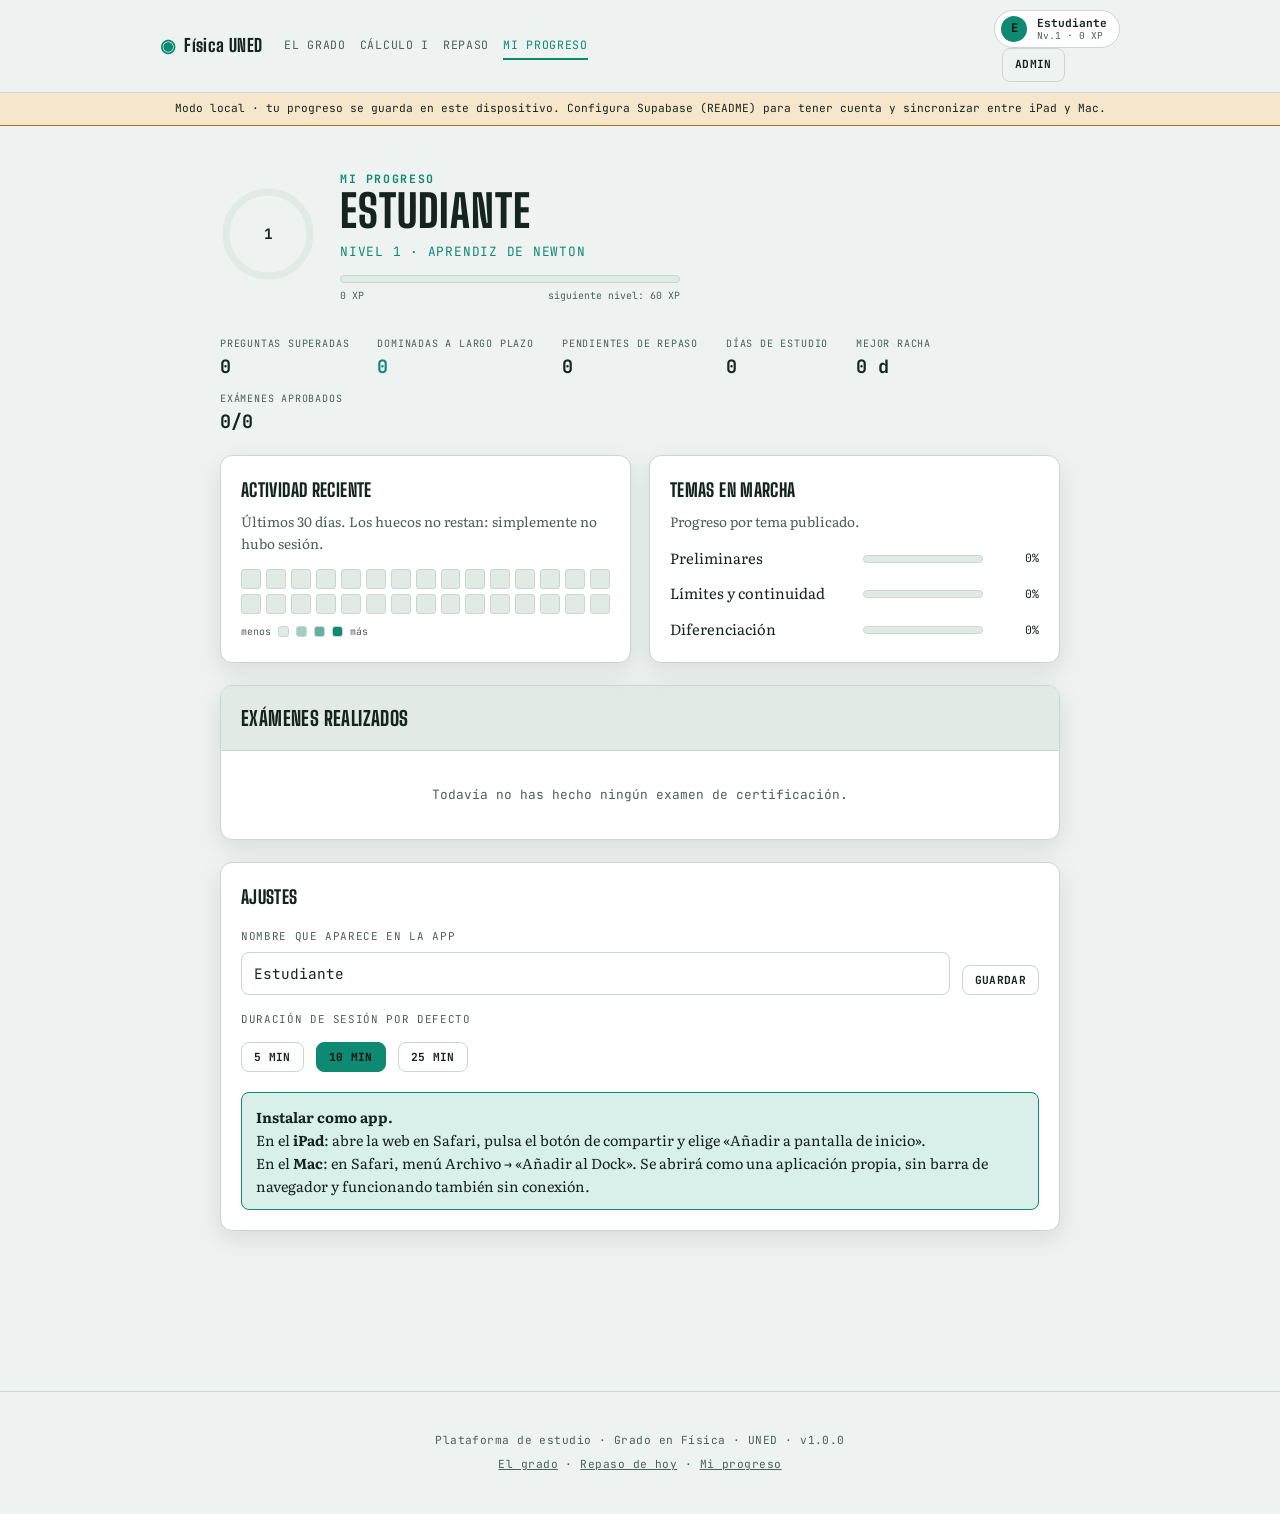
<file: perfil.html>
<!doctype html>
<html lang="es">
<head>
<meta charset="utf-8">
<meta name="viewport" content="width=device-width, initial-scale=1, viewport-fit=cover">
<title>Mi progreso · Física UNED</title>
<meta name="theme-color" content="#0a1210">
<link rel="manifest" href="manifest.webmanifest">
<link rel="icon" href="icon.svg" type="image/svg+xml">
<link rel="apple-touch-icon" href="icon-180.png">
<link rel="preconnect" href="https://fonts.googleapis.com">
<link rel="preconnect" href="https://fonts.gstatic.com" crossorigin>
<link rel="stylesheet" href="https://fonts.googleapis.com/css2?family=Big+Shoulders+Display:wght@600;700;800&family=Literata:ital,wght@0,400;0,500;0,600;1,400&family=JetBrains+Mono:wght@400;500;700&display=swap">
<style>
/* ==========================================================================
   Física UNED — sistema de diseño compartido
   Estética: panel de instrumentación / osciloscopio de laboratorio
   ========================================================================== */

:root{
  --bg:#eef2f0;
  --bg-elev:#ffffff;
  --bg-sunken:#e2eae6;
  --ink:#16241f;
  --ink-dim:#4b6058;
  --accent:#0e8a72;
  --accent-soft:#d9efe9;
  --accent-2:#b5720a;
  --accent-2-soft:#f5e6cc;
  --line:#c9d6d1;
  --grid:#dbe5e1;
  --bad:#b1352b;
  --bad-soft:#f6dcda;
  --good:#0e8a72;
  --shadow:0 8px 24px rgba(20,40,35,0.10);
  --scope-bg:#0a1210;
  --radius:12px;
}
@media (prefers-color-scheme: dark){
  :root:not([data-theme="light"]){
    --bg:#0a1210;
    --bg-elev:#101c19;
    --bg-sunken:#0d1815;
    --ink:#e7f3ee;
    --ink-dim:#93a8a0;
    --accent:#3ddc97;
    --accent-soft:#123227;
    --accent-2:#ffb454;
    --accent-2-soft:#2b2213;
    --line:#1f2f2a;
    --grid:#16211d;
    --bad:#ff8686;
    --bad-soft:#2c1414;
    --good:#3ddc97;
    --shadow:0 8px 28px rgba(0,0,0,0.45);
    --scope-bg:#050b09;
  }
}
:root[data-theme="dark"]{
  --bg:#0a1210;
  --bg-elev:#101c19;
  --bg-sunken:#0d1815;
  --ink:#e7f3ee;
  --ink-dim:#93a8a0;
  --accent:#3ddc97;
  --accent-soft:#123227;
  --accent-2:#ffb454;
  --accent-2-soft:#2b2213;
  --line:#1f2f2a;
  --grid:#16211d;
  --bad:#ff8686;
  --bad-soft:#2c1414;
  --good:#3ddc97;
  --shadow:0 8px 28px rgba(0,0,0,0.45);
  --scope-bg:#050b09;
}

*{ box-sizing:border-box; }
html{ -webkit-text-size-adjust:100%; }
body{
  margin:0;
  background:var(--bg);
  color:var(--ink);
  font-family:'Literata', Georgia, 'Times New Roman', serif;
  line-height:1.6;
  min-height:100vh;
  overscroll-behavior-y:none;
}
img{ max-width:100%; }
[hidden]{ display:none !important; }
::selection{ background:var(--accent); color:var(--bg-elev); }

h1,h2,h3,.display{
  font-family:'Big Shoulders Display', 'Arial Narrow', sans-serif;
  text-transform:uppercase;
  letter-spacing:0.02em;
  text-wrap:balance;
  font-weight:800;
  margin:0;
}
p{ margin:0 0 14px; }
a{ color:var(--accent); }
.mono{ font-family:'JetBrains Mono', ui-monospace, monospace; }
code, .formula{
  font-family:'JetBrains Mono', ui-monospace, monospace;
  background:var(--bg-sunken);
  border:1px solid var(--line);
  border-radius:4px;
  padding:0.05em 0.4em;
  font-size:0.92em;
  font-variant-numeric:tabular-nums;
}
.eyebrow{
  font-family:'JetBrains Mono', monospace;
  text-transform:uppercase;
  letter-spacing:0.14em;
  font-size:0.72rem;
  color:var(--accent);
  font-weight:700;
}
.muted{ color:var(--ink-dim); }
.center{ text-align:center; }

/* ===== Contenedores ===== */
.wrap{ max-width:1000px; margin:0 auto; padding:0 20px 100px; }
.wrap.narrow{ max-width:880px; }
.wrap.tight{ max-width:520px; }
section + section{ margin-top:38px; }

/* ===== Barra superior compartida ===== */
.appbar{
  position:sticky; top:0; z-index:60;
  background:color-mix(in srgb, var(--bg) 90%, transparent);
  backdrop-filter:blur(10px);
  border-bottom:1px solid var(--line);
}
.appbar-inner{
  max-width:1000px; margin:0 auto; padding:10px 20px;
  display:flex; align-items:center; gap:16px;
}
.brand{
  font-family:'Big Shoulders Display',sans-serif; font-weight:800; font-size:1.1rem;
  letter-spacing:0.02em; white-space:nowrap; text-decoration:none; color:var(--ink);
  display:flex; align-items:center; gap:8px;
}
.brand .spark{ color:var(--accent); }
.appbar nav{ display:flex; gap:14px; align-items:center; margin-left:6px; }
.appbar nav a{
  font-family:'JetBrains Mono',monospace; font-size:0.72rem; text-transform:uppercase;
  letter-spacing:0.06em; text-decoration:none; color:var(--ink-dim); padding:4px 0;
  border-bottom:2px solid transparent;
}
.appbar nav a:hover{ color:var(--ink); }
.appbar nav a[aria-current="page"]{ color:var(--accent); border-bottom-color:var(--accent); }
.appbar .spacer{ margin-left:auto; }

.userchip{
  display:flex; align-items:center; gap:10px; text-decoration:none; color:var(--ink);
  border:1px solid var(--line); border-radius:22px; padding:5px 12px 5px 6px; background:var(--bg-elev);
}
.userchip .avatar{
  width:26px; height:26px; border-radius:50%; background:var(--accent); color:var(--scope-bg);
  display:flex; align-items:center; justify-content:center; font-family:'JetBrains Mono',monospace;
  font-weight:700; font-size:0.75rem; flex:none;
}
.userchip .meta{ display:flex; flex-direction:column; line-height:1.15; }
.userchip .meta .n{ font-family:'JetBrains Mono',monospace; font-size:0.7rem; font-weight:700; }
.userchip .meta .x{ font-family:'JetBrains Mono',monospace; font-size:0.6rem; color:var(--ink-dim); }
@media (max-width:640px){
  .appbar nav{ display:none; }
  .userchip .meta{ display:none; }
}

/* ===== Botones ===== */
.btn{
  font-family:'JetBrains Mono',monospace; font-weight:700; font-size:0.82rem;
  letter-spacing:0.03em; text-transform:uppercase; border-radius:8px; border:1px solid var(--line);
  padding:11px 18px; cursor:pointer; background:var(--bg-elev); color:var(--ink);
  transition:transform .15s ease, border-color .15s ease; text-decoration:none; display:inline-block;
  text-align:center;
}
.btn:hover{ transform:translateY(-1px); border-color:var(--accent); }
.btn:active{ transform:translateY(0); }
.btn.primary{ background:var(--accent); color:var(--scope-bg); border-color:var(--accent); }
.btn.ghost{ background:transparent; }
.btn.danger{ color:var(--bad); border-color:var(--bad); }
.btn.small{ padding:7px 12px; font-size:0.7rem; }
.btn:disabled{ opacity:0.45; cursor:not-allowed; transform:none; }
.btn-row{ display:flex; gap:12px; flex-wrap:wrap; }

/* ===== Formularios ===== */
.field{ display:flex; flex-direction:column; gap:6px; }
label{
  font-family:'JetBrains Mono',monospace; font-size:0.68rem; text-transform:uppercase;
  letter-spacing:0.06em; color:var(--ink-dim); display:flex; justify-content:space-between;
}
label b{ color:var(--ink); font-variant-numeric:tabular-nums; }
input[type=email], input[type=password], input[type=text], select, textarea{
  font-family:'JetBrains Mono',monospace; background:var(--bg-elev); color:var(--ink);
  border:1px solid var(--line); border-radius:8px; padding:11px 12px; font-size:0.9rem; width:100%;
}
input:focus-visible, select:focus-visible, button:focus-visible, a:focus-visible{
  outline:2px solid var(--accent); outline-offset:2px;
}
input[type=range]{ width:100%; accent-color:var(--accent); }

/* ===== Tarjetas / paneles ===== */
.card{
  background:var(--bg-elev); border:1px solid var(--line); border-radius:var(--radius);
  padding:20px; box-shadow:var(--shadow);
}
.panel{
  background:var(--bg-elev); border:1px solid var(--line); border-radius:var(--radius);
  overflow:hidden; box-shadow:var(--shadow);
}
.panel-head{
  display:flex; align-items:center; gap:14px; padding:16px 20px;
  border-bottom:1px solid var(--line); background:var(--bg-sunken);
}
.panel-head h2{ font-size:1.25rem; }
.panel-body{ padding:20px; }

.callout{
  background:var(--accent-2-soft); border:1px solid var(--accent-2); border-radius:8px;
  padding:12px 14px; font-size:0.92rem; margin:14px 0;
}
.callout .eyebrow{ color:var(--accent-2); }
.notice{
  background:var(--accent-soft); border:1px solid var(--accent); border-radius:8px;
  padding:12px 14px; font-size:0.9rem; color:var(--ink);
}
.notice.error{ background:var(--bad-soft); border-color:var(--bad); }

/* ===== Barras de progreso ===== */
.bar-track{ height:8px; border-radius:5px; background:var(--bg-sunken); border:1px solid var(--line); overflow:hidden; }
.bar-fill{ height:100%; background:linear-gradient(90deg, var(--accent), var(--accent-2)); width:0%; transition:width .5s ease; }

.ring{ position:relative; flex:none; }
.ring svg{ transform:rotate(-90deg); display:block; }
.ring .ring-label{
  position:absolute; inset:0; display:flex; align-items:center; justify-content:center;
  font-family:'JetBrains Mono',monospace; font-weight:700; font-size:0.9rem;
}

/* ===== Estadísticas ===== */
.stat-row{ display:flex; flex-wrap:wrap; gap:10px 28px; }
.stat{ font-family:'JetBrains Mono',monospace; }
.stat .k{ display:block; font-size:0.63rem; text-transform:uppercase; letter-spacing:0.08em; color:var(--ink-dim); }
.stat .v{ font-size:1.15rem; font-weight:700; font-variant-numeric:tabular-nums; }
.stat .v.good{ color:var(--good); }
.stat .v.bad{ color:var(--bad); }
.stat .v.warn{ color:var(--accent-2); }

/* ===== Tablas ===== */
.table-scroll{ overflow-x:auto; }
table{ width:100%; border-collapse:collapse; font-size:0.86rem; }
th{
  font-family:'JetBrains Mono',monospace; font-size:0.64rem; text-transform:uppercase;
  letter-spacing:0.07em; color:var(--ink-dim); text-align:left; padding:10px 12px;
  border-bottom:1px solid var(--line); white-space:nowrap; font-weight:700;
}
td{ padding:11px 12px; border-bottom:1px solid var(--line); vertical-align:middle; }
tbody tr:hover{ background:var(--bg-sunken); }
td.num{ font-family:'JetBrains Mono',monospace; font-variant-numeric:tabular-nums; }

.pill{
  font-family:'JetBrains Mono',monospace; font-size:0.62rem; text-transform:uppercase;
  letter-spacing:0.06em; padding:3px 9px; border-radius:20px; white-space:nowrap;
  background:var(--bg-sunken); color:var(--ink-dim); display:inline-block;
}
.pill.on{ background:var(--accent-soft); color:var(--good); }
.pill.warn{ background:var(--accent-2-soft); color:var(--accent-2); }
.pill.off{ background:var(--bad-soft); color:var(--bad); }

/* ===== Estado de carga / vacío ===== */
.skeleton{
  background:linear-gradient(90deg, var(--bg-sunken), var(--bg-elev), var(--bg-sunken));
  background-size:200% 100%; animation:shimmer 1.4s infinite; border-radius:6px; height:14px;
}
@keyframes shimmer{ 0%{background-position:200% 0} 100%{background-position:-200% 0} }
.empty{
  padding:34px 20px; text-align:center; color:var(--ink-dim);
  font-family:'JetBrains Mono',monospace; font-size:0.8rem;
}

/* ===== Pie ===== */
footer.appfoot{
  text-align:center; padding:40px 20px; color:var(--ink-dim);
  font-family:'JetBrains Mono',monospace; font-size:0.7rem; letter-spacing:0.04em;
  border-top:1px solid var(--line); margin-top:60px;
}
footer.appfoot a{ color:var(--ink-dim); }

/* ===== Aviso de modo local ===== */
.localbanner{
  background:var(--accent-2-soft); border-bottom:1px solid var(--accent-2);
  font-family:'JetBrains Mono',monospace; font-size:0.7rem; text-align:center;
  padding:7px 16px; color:var(--ink);
}

@media (prefers-reduced-motion: reduce){
  *{ transition:none !important; animation:none !important; scroll-behavior:auto !important; }
}

</style>
<style>
  .perfil-hero{ display:flex; align-items:center; gap:24px; padding:38px 0 6px; flex-wrap:wrap; }
  .perfil-hero h1{ font-size:clamp(1.9rem,5.5vw,2.8rem); line-height:1; }
  .perfil-hero .nivel{ font-family:'JetBrains Mono',monospace; color:var(--accent); font-size:0.8rem; letter-spacing:0.06em; text-transform:uppercase; margin-top:8px; }
  .nivel-barra{ margin-top:12px; max-width:340px; }
  .nivel-barra .leyenda{ display:flex; justify-content:space-between; font-family:'JetBrains Mono',monospace; font-size:0.62rem; color:var(--ink-dim); margin-top:5px; }

  .heat{ display:grid; grid-template-columns:repeat(15,1fr); gap:5px; margin-top:14px; }
  .heat span{ aspect-ratio:1; border-radius:3px; background:var(--bg-sunken); border:1px solid var(--line); }
  .heat span[data-n="1"]{ background:color-mix(in srgb, var(--accent) 30%, var(--bg-sunken)); }
  .heat span[data-n="2"]{ background:color-mix(in srgb, var(--accent) 60%, var(--bg-sunken)); }
  .heat span[data-n="3"]{ background:var(--accent); }
  .leyenda-heat{ display:flex; align-items:center; gap:7px; margin-top:10px; font-family:'JetBrains Mono',monospace; font-size:0.62rem; color:var(--ink-dim); }
  .leyenda-heat i{ width:11px; height:11px; border-radius:3px; display:inline-block; border:1px solid var(--line); }

  .grid-2{ display:grid; grid-template-columns:1fr 1fr; gap:18px; margin-top:18px; }
  @media (max-width:760px){ .grid-2{ grid-template-columns:1fr; } }
  .lista-temas{ display:flex; flex-direction:column; gap:12px; }
  .lt{ display:flex; align-items:center; gap:12px; }
  .lt .nombre{ flex:1; font-size:0.92rem; }
  .lt .bar-track{ width:120px; flex:none; }
  .lt .pct{ font-family:'JetBrains Mono',monospace; font-size:0.72rem; width:44px; text-align:right; }
  .ajuste{ display:flex; align-items:center; gap:12px; flex-wrap:wrap; margin-bottom:16px; }
  .ajuste .field{ flex:1; min-width:220px; }
</style>
<!-- Diagnóstico de arranque: avisa en pantalla si faltan archivos en el servidor -->
<script>
(function () {
  var fallos = [];
  window.addEventListener('error', function (e) {
    var t = e.target;
    if (t && (t.tagName === 'SCRIPT' || t.tagName === 'LINK')) {
      var url = t.src || t.href || '';
      if (url && url.indexOf('fonts.googleapis') === -1 && fallos.indexOf(url) === -1) fallos.push(url);
    }
  }, true);
  window.addEventListener('DOMContentLoaded', function () {
    setTimeout(function () {
      if (window.__appLista) return;
      var lista = fallos.length
        ? '<ul style="margin:8px 0 0 18px;padding:0">' + fallos.map(function (f) {
            return '<li style="margin:3px 0;font-family:ui-monospace,monospace;font-size:13px">' +
                   f.replace(location.origin, '') + '</li>';
          }).join('') + '</ul>'
        : '';
      var aviso = document.createElement('div');
      aviso.setAttribute('role', 'alert');
      aviso.style.cssText = 'position:fixed;left:0;right:0;bottom:0;z-index:99999;background:#2c1414;' +
        'color:#ffe4e4;border-top:2px solid #ff8686;padding:16px 20px;max-height:60vh;overflow:auto;' +
        'font:14px/1.55 -apple-system,BlinkMacSystemFont,"Segoe UI",Roboto,sans-serif';
      aviso.innerHTML = '<b>La aplicación no ha arrancado.</b> Faltan archivos en el servidor' +
        (fallos.length ? ':' : '. Comprueba que las carpetas <b>assets/</b>, <b>temas/</b> e <b>icons/</b> ' +
         'estén subidas junto a los .html.') + lista +
        '<div style="margin-top:10px;opacity:.85">Sube la carpeta completa (con sus subcarpetas) y recarga.</div>';
      document.body.appendChild(aviso);
    }, 8000);
  });
})();
</script>
</head>
<body>

<main class="wrap narrow">
  <section class="perfil-hero">
    <div id="anilloNivel"></div>
    <div style="flex:1; min-width:220px">
      <span class="eyebrow">Mi progreso</span>
      <h1 id="nombreUsuario">—</h1>
      <div class="nivel" id="tituloNivel"></div>
      <div class="nivel-barra">
        <div class="bar-track"><div class="bar-fill" id="barraNivel"></div></div>
        <div class="leyenda"><span id="xpActual"></span><span id="xpSiguiente"></span></div>
      </div>
    </div>
    <div id="accionesSesion" class="btn-row"></div>
  </section>

  <section class="stat-row" id="estadisticas" style="margin-top:26px"></section>

  <section class="grid-2">
    <div class="card">
      <h2 style="font-size:1.15rem">Actividad reciente</h2>
      <p class="muted" style="font-size:0.85rem; margin-top:6px">Últimos 30 días. Los huecos no restan: simplemente no hubo sesión.</p>
      <div class="heat" id="heat"></div>
      <div class="leyenda-heat"><span>menos</span><i style="background:var(--bg-sunken)"></i><i style="background:color-mix(in srgb,var(--accent) 30%,var(--bg-sunken))"></i><i style="background:color-mix(in srgb,var(--accent) 60%,var(--bg-sunken))"></i><i style="background:var(--accent)"></i><span>más</span></div>
    </div>

    <div class="card">
      <h2 style="font-size:1.15rem">Temas en marcha</h2>
      <p class="muted" style="font-size:0.85rem; margin-top:6px">Progreso por tema publicado.</p>
      <div class="lista-temas" id="listaTemas" style="margin-top:14px"></div>
    </div>
  </section>

  <section class="panel" style="margin-top:22px">
    <div class="panel-head"><h2>Exámenes realizados</h2></div>
    <div class="panel-body" style="padding:0">
      <div class="table-scroll">
        <table id="tablaExamenes">
          <thead><tr><th>Fecha</th><th>Tema</th><th>Resultado</th><th>Estado</th></tr></thead>
          <tbody></tbody>
        </table>
      </div>
      <div class="empty" id="sinExamenes" hidden>Todavía no has hecho ningún examen de certificación.</div>
    </div>
  </section>

  <section class="card" style="margin-top:22px">
    <h2 style="font-size:1.15rem">Ajustes</h2>
    <div class="ajuste" style="margin-top:16px">
      <div class="field">
        <label for="nombreEdit">Nombre que aparece en la app</label>
        <input type="text" id="nombreEdit" placeholder="Tu nombre">
      </div>
      <button class="btn small" id="guardarNombre" style="align-self:flex-end">Guardar</button>
    </div>
    <div class="field">
      <label>Duración de sesión por defecto</label>
      <div class="btn-row" id="prefSesion" style="margin-top:8px"></div>
    </div>
    <div class="notice" style="margin-top:20px">
      <b>Instalar como app.</b><br>
      En el <b>iPad</b>: abre la web en Safari, pulsa el botón de compartir y elige «Añadir a pantalla de inicio».<br>
      En el <b>Mac</b>: en Safari, menú Archivo → «Añadir al Dock». Se abrirá como una aplicación propia, sin barra de navegador y funcionando también sin conexión.
    </div>
  </section>
</main>

<script type="module">
/* ============ APLICACIÓN COMPLETA INCRUSTADA ============ */
/* ===== módulo: assets/js/config.js ===== */
/* ==========================================================================
   CONFIGURACIÓN — el único archivo que necesitas tocar
   ==========================================================================

   MODO LOCAL (por defecto)
   Si dejas SUPABASE_URL y SUPABASE_ANON_KEY vacíos, la aplicación funciona
   igualmente: guarda tu progreso en el propio dispositivo (localStorage).
   Perfecto para estudiar tú solo desde ya, sin registrarte en nada.

   MODO NUBE (cuando quieras cuentas de usuario)
   Rellena las dos claves con los datos de tu proyecto de Supabase y la web
   pasará automáticamente a tener registro, login, sincronización entre
   dispositivos y panel de administración. No hay que cambiar nada más.
   Las instrucciones paso a paso están en README.md.
   ========================================================================== */

const SUPABASE_URL = "";
const SUPABASE_ANON_KEY = "";

/* Correos que se convierten automáticamente en administradores al registrarse.
   Pon aquí el tuyo antes de crear tu cuenta, por ejemplo:
   export const ADMIN_EMAILS = ["yo@ejemplo.com"];                            */
const ADMIN_EMAILS = [];

/* Identidad de la aplicación */
const APP = {
  nombre: "Física UNED",
  nombreLargo: "Plataforma de estudio · Grado en Física · UNED",
  version: "1.0.0",
};

/* ¿Hay configuración de nube disponible? */
const CLOUD_ENABLED = Boolean(SUPABASE_URL && SUPABASE_ANON_KEY);

const config = { SUPABASE_URL, SUPABASE_ANON_KEY, ADMIN_EMAILS, APP, CLOUD_ENABLED };

/* ===== módulo: assets/js/curriculum.js ===== */
/* ==========================================================================
   PLAN DE ESTUDIOS — Grado en Física (UNED, código 6104)
   Cada asignatura tiene estado: "abierta" | "construccion"
   Para abrir una asignatura nueva: cambia su estado y añade su "ruta".
   ========================================================================== */

const CURSOS = [
  {
    n: 1,
    nombre: "Primer curso",
    asignaturas: [
      { code: "ff1",  nombre: "Fundamentos de Física I",    sem: 1, ects: 6, tipo: "básica", estado: "construccion" },
      { code: "am1",  nombre: "Análisis Matemático I",      sem: 1, ects: 6, tipo: "básica", estado: "abierta", ruta: "asignatura.html?code=am1" },
      { code: "alg",  nombre: "Álgebra",                    sem: 1, ects: 6, tipo: "básica", estado: "construccion" },
      { code: "qui",  nombre: "Química",                    sem: 1, ects: 6, tipo: "básica", estado: "construccion" },
      { code: "bio",  nombre: "Biología",                   sem: 1, ects: 6, tipo: "básica", estado: "construccion" },
      { code: "ff2",  nombre: "Fundamentos de Física II",   sem: 2, ects: 6, tipo: "básica", estado: "construccion" },
      { code: "am2",  nombre: "Análisis Matemático II",     sem: 2, ects: 6, tipo: "básica", estado: "construccion" },
      { code: "mm1",  nombre: "Métodos Matemáticos I",      sem: 2, ects: 6, tipo: "básica", estado: "construccion" },
      { code: "fc1",  nombre: "Física Computacional I",     sem: 2, ects: 6, tipo: "básica", estado: "construccion" },
      { code: "te1",  nombre: "Técnicas Experimentales I",  sem: 2, ects: 6, tipo: "básica", estado: "construccion" },
    ],
  },
  {
    n: 2,
    nombre: "Segundo curso",
    asignaturas: [
      { code: "ff3",  nombre: "Fundamentos de Física III",         sem: 1, ects: 6, tipo: "obligatoria", estado: "construccion" },
      { code: "mm2",  nombre: "Métodos Matemáticos II",            sem: 1, ects: 6, tipo: "obligatoria", estado: "construccion" },
      { code: "em1",  nombre: "Electromagnetismo I",               sem: 1, ects: 6, tipo: "obligatoria", estado: "construccion" },
      { code: "fc2",  nombre: "Física Computacional II",           sem: 1, ects: 6, tipo: "obligatoria", estado: "construccion" },
      { code: "mec",  nombre: "Mecánica",                          sem: 1, ects: 6, tipo: "obligatoria", estado: "construccion" },
      { code: "mm3",  nombre: "Métodos Matemáticos III",           sem: 2, ects: 6, tipo: "obligatoria", estado: "construccion" },
      { code: "vo",   nombre: "Vibraciones y Ondas",               sem: 2, ects: 6, tipo: "obligatoria", estado: "construccion" },
      { code: "em2",  nombre: "Electromagnetismo II",              sem: 2, ects: 6, tipo: "obligatoria", estado: "construccion" },
      { code: "tce",  nombre: "Teoría de Circuitos y Electrónica", sem: 2, ects: 6, tipo: "obligatoria", estado: "construccion" },
      { code: "te2",  nombre: "Técnicas Experimentales II",        sem: 2, ects: 6, tipo: "obligatoria", estado: "construccion" },
    ],
  },
  {
    n: 3,
    nombre: "Tercer curso",
    asignaturas: [
      { code: "mm4",  nombre: "Métodos Matemáticos IV",      sem: 1, ects: 6, tipo: "obligatoria", estado: "construccion" },
      { code: "td1",  nombre: "Termodinámica I",             sem: 1, ects: 6, tipo: "obligatoria", estado: "construccion" },
      { code: "fq1",  nombre: "Física Cuántica I",           sem: 1, ects: 6, tipo: "obligatoria", estado: "construccion" },
      { code: "op1",  nombre: "Óptica I",                    sem: 1, ects: 6, tipo: "obligatoria", estado: "construccion" },
      { code: "mt",   nombre: "Mecánica Teórica",            sem: 1, ects: 6, tipo: "obligatoria", estado: "construccion" },
      { code: "td2",  nombre: "Termodinámica II",            sem: 2, ects: 6, tipo: "obligatoria", estado: "construccion" },
      { code: "fq2",  nombre: "Física Cuántica II",          sem: 2, ects: 6, tipo: "obligatoria", estado: "construccion" },
      { code: "op2",  nombre: "Óptica II",                   sem: 2, ects: 6, tipo: "obligatoria", estado: "construccion" },
      { code: "edc",  nombre: "Electrodinámica Clásica",     sem: 2, ects: 6, tipo: "obligatoria", estado: "construccion" },
      { code: "te3",  nombre: "Técnicas Experimentales III", sem: 2, ects: 6, tipo: "obligatoria", estado: "construccion" },
    ],
  },
  {
    n: 4,
    nombre: "Cuarto curso",
    asignaturas: [
      { code: "fnp",  nombre: "Física Nuclear y de Partículas", sem: 1, ects: 6,  tipo: "obligatoria", estado: "construccion" },
      { code: "me",   nombre: "Mecánica Estadística",           sem: 1, ects: 6,  tipo: "obligatoria", estado: "construccion" },
      { code: "ffl",  nombre: "Física de Fluidos",              sem: 1, ects: 6,  tipo: "obligatoria", estado: "construccion" },
      { code: "fes",  nombre: "Física del Estado Sólido",       sem: 2, ects: 6,  tipo: "obligatoria", estado: "construccion" },
      { code: "te4",  nombre: "Técnicas Experimentales IV",     sem: 2, ects: 6,  tipo: "obligatoria", estado: "construccion" },
      { code: "mca",  nombre: "Mecánica Cuántica Avanzada",     sem: 1, ects: 5,  tipo: "optativa",    estado: "construccion" },
      { code: "ast",  nombre: "Astrofísica General",            sem: 2, ects: 5,  tipo: "optativa",    estado: "construccion" },
      { code: "rg",   nombre: "Relatividad General",            sem: 2, ects: 5,  tipo: "optativa",    estado: "construccion" },
      { code: "bfi",  nombre: "Biofísica",                      sem: 1, ects: 5,  tipo: "optativa",    estado: "construccion" },
      { code: "tfg",  nombre: "Trabajo Fin de Grado",           sem: 0, ects: 10, tipo: "TFG",         estado: "construccion" },
    ],
  },
];

/* Índice rápido por código */
const ASIGNATURAS = Object.fromEntries(
  CURSOS.flatMap((c) => c.asignaturas.map((a) => [a.code, { ...a, curso: c.n }]))
);

/* ==========================================================================
   TEMARIOS — por ahora solo Análisis Matemático I está abierta
   estado: "publicado" | "pendiente"
   ========================================================================== */

const TEMARIOS = {
  am1: {
    nombre: "Análisis Matemático I",
    apodo: "Observatorio de Cálculo I",
    descripcion:
      "Cálculo de una variable mirado siempre desde la física: cinemática, campos, ondas y órbitas.",
    temas: [
      { code: "preliminares", n: 1,  titulo: "Preliminares",                             gancho: "Números, rectas, cónicas, funciones y trigonometría", estado: "publicado", ruta: "tema-am1-01-preliminares.html", preguntas: 21 },
      { code: "limites",      n: 2,  titulo: "Límites y continuidad",                     gancho: "El instante en el cálculo de velocidades",           estado: "publicado", ruta: "tema-am1-02-limites.html", preguntas: 21 },
      { code: "derivadas",    n: 3,  titulo: "Diferenciación",                            gancho: "La derivada como razón de cambio física",            estado: "publicado", ruta: "tema-am1-03-derivadas.html", preguntas: 21 },
      { code: "trascendentes",n: 4,  titulo: "Funciones trascendentes",                   gancho: "Crecimiento exponencial, desintegración radiactiva", estado: "pendiente" },
      { code: "aplic-deriv",  n: 5,  titulo: "Aplicaciones de las derivadas",             gancho: "Optimización y razones de cambio relacionadas",      estado: "pendiente" },
      { code: "integracion",  n: 6,  titulo: "Integración",                               gancho: "De la velocidad a la posición",                      estado: "pendiente" },
      { code: "tecnicas-int", n: 7,  titulo: "Técnicas de integración",                   gancho: "El arsenal para resolver integrales reales",         estado: "pendiente" },
      { code: "aplic-int",    n: 8,  titulo: "Aplicaciones de la integración",            gancho: "Trabajo, energía y centros de masa",                 estado: "pendiente" },
      { code: "conicas",      n: 9,  titulo: "Cónicas paramétricas y polares",            gancho: "Órbitas en coordenadas naturales",                   estado: "pendiente" },
      { code: "series",       n: 10, titulo: "Secuencias, series y series de potencias",  gancho: "Aproximaciones de Taylor en física",                 estado: "pendiente" },
      { code: "complejos",    n: 11, titulo: "Apéndice I · Números complejos",            gancho: "Oscilaciones y ondas con fasores",                   estado: "pendiente" },
      { code: "func-complej", n: 12, titulo: "Apéndice II · Funciones complejas",         gancho: "Herramientas para electromagnetismo",                estado: "pendiente" },
      { code: "continuas",    n: 13, titulo: "Apéndice III · Funciones continuas",        gancho: "El rigor detrás de la intuición física",             estado: "pendiente" },
      { code: "riemann",      n: 14, titulo: "Apéndice IV · La integral de Riemann",      gancho: "Qué significa sumar infinitos trocitos",             estado: "pendiente" },
    ],
    recursos: [
      { titulo: "Tablas de fórmulas e integrales", nota: "Chuleta rápida de derivadas e integrales" },
      { titulo: "Soluciones de ejercicios impares", nota: "Para autocorregirte tras cada estación" },
    ],
  },
};

/* Utilidades */
function temasDe(subjectCode) {
  return TEMARIOS[subjectCode]?.temas ?? [];
}
function temaPublicado(subjectCode, topicCode) {
  return temasDe(subjectCode).find((t) => t.code === topicCode && t.estado === "publicado");
}
function totalTemasPublicados() {
  return Object.values(TEMARIOS).reduce(
    (acc, s) => acc + s.temas.filter((t) => t.estado === "publicado").length, 0
  );
}
function totalAsignaturas() {
  return CURSOS.reduce((acc, c) => acc + c.asignaturas.length, 0);
}
function asignaturasAbiertas() {
  return CURSOS.flatMap((c) => c.asignaturas).filter((a) => a.estado === "abierta");
}

const curriculum = { temasDe, temaPublicado, totalTemasPublicados, totalAsignaturas, asignaturasAbiertas, CURSOS, ASIGNATURAS, TEMARIOS };

/* ===== módulo: assets/js/store.js ===== */
/* ==========================================================================
   STORE — sesión, usuarios y progreso
   Funciona en dos modos de forma transparente:
     · MODO LOCAL  → todo se guarda en este dispositivo (localStorage)
     · MODO NUBE   → Supabase (auth + Postgres), con caché local y cola offline
   ========================================================================== */

const LS = {
  progress: "fu_progress_v1",
  exams: "fu_exams_v1",
  profile: "fu_local_profile_v1",
  queue: "fu_sync_queue_v1",
};

/* ---------- utilidades de almacenamiento seguro ---------- */
function lsGet(key, fallback) {
  try {
    const raw = localStorage.getItem(key);
    return raw ? JSON.parse(raw) : fallback;
  } catch (e) {
    return fallback;
  }
}
function lsSet(key, value) {
  try { localStorage.setItem(key, JSON.stringify(value)); } catch (e) { /* modo privado */ }
}

/* ---------- niveles ---------- */
const NIVELES = [
  { min: 0,   titulo: "Aprendiz de Newton" },
  { min: 60,  titulo: "Técnico de Laboratorio" },
  { min: 150, titulo: "Analista de Trayectorias" },
  { min: 280, titulo: "Maestro de Kepler" },
  { min: 450, titulo: "Físico Certificado" },
  { min: 700, titulo: "Catedrático de Cálculo" },
];
function nivelDe(xp) {
  let i = 0;
  NIVELES.forEach((n, idx) => { if (xp >= n.min) i = idx; });
  const siguiente = NIVELES[i + 1];
  return {
    nivel: i + 1,
    titulo: NIVELES[i].titulo,
    desde: NIVELES[i].min,
    hasta: siguiente ? siguiente.min : NIVELES[i].min + 300,
    porcentaje: siguiente
      ? Math.min(100, Math.round((100 * (xp - NIVELES[i].min)) / (siguiente.min - NIVELES[i].min)))
      : 100,
  };
}

/* ---------- cliente Supabase (carga perezosa) ---------- */
let _client = null;
async function client() {
  if (!CLOUD_ENABLED) return null;
  if (_client) return _client;
  const { createClient } = await import("https://cdn.jsdelivr.net/npm/@supabase/supabase-js@2/+esm");
  _client = createClient(SUPABASE_URL, SUPABASE_ANON_KEY, {
    auth: { persistSession: true, autoRefreshToken: true },
  });
  return _client;
}

/* ---------- estado en memoria ---------- */
const state = {
  modo: CLOUD_ENABLED ? "nube" : "local",
  listo: false,
  user: null,       // { id, email, nombre, rol }
  answers: {},      // "subject/topic/item" → { correct, xp, at }
  exams: [],        // { subject, topic, score, total, passed, at }
};

function modo() { return state.modo; }
function usuario() { return state.user; }
function esAdmin() { return state.user?.rol === "admin"; }
function estaListo() { return state.listo; }

const listeners = new Set();
function onCambio(cb) { listeners.add(cb); return () => listeners.delete(cb); }
function emitir() { listeners.forEach((cb) => { try { cb(state); } catch (e) {} }); }

/* ---------- perfil local ---------- */
function perfilLocal() {
  let p = lsGet(LS.profile, null);
  if (!p) {
    p = { id: "local", email: null, nombre: "Estudiante", rol: "admin" };
    lsSet(LS.profile, p);
  }
  return p;
}
function renombrarLocal(nombre) {
  const p = perfilLocal();
  p.nombre = nombre;
  lsSet(LS.profile, p);
  if (state.modo === "local") { state.user = p; emitir(); }
}

/* ==========================================================================
   INICIALIZACIÓN
   ========================================================================== */
async function init() {
  state.answers = lsGet(LS.progress, {});
  state.exams = lsGet(LS.exams, []);

  if (state.modo === "local") {
    state.user = perfilLocal();
    state.listo = true;
    emitir();
    return state;
  }

  try {
    const sb = await client();
    const { data: { session } } = await sb.auth.getSession();
    if (session?.user) {
      await cargarUsuarioNube(sb, session.user);
      await cargarProgresoNube(sb);
      await vaciarCola();
    } else {
      state.user = null;
    }
    sb.auth.onAuthStateChange(async (_evento, sesion) => {
      if (sesion?.user) {
        await cargarUsuarioNube(sb, sesion.user);
        await cargarProgresoNube(sb);
      } else {
        state.user = null;
      }
      emitir();
    });
  } catch (e) {
    console.warn("No se pudo conectar con la nube, se usa el modo local:", e.message);
    state.modo = "local";
    state.user = perfilLocal();
  }

  state.listo = true;
  emitir();
  return state;
}

async function cargarUsuarioNube(sb, authUser) {
  let { data: perfil } = await sb.from("profiles").select("*").eq("id", authUser.id).maybeSingle();

  if (!perfil) {
    const rolInicial = ADMIN_EMAILS.includes(authUser.email) ? "admin" : "student";
    const { data } = await sb.from("profiles").insert({
      id: authUser.id,
      email: authUser.email,
      display_name: authUser.user_metadata?.display_name || authUser.email.split("@")[0],
      role: rolInicial,
    }).select().maybeSingle();
    perfil = data;
  } else {
    sb.from("profiles").update({ last_seen_at: new Date().toISOString() }).eq("id", authUser.id).then(() => {});
  }

  state.user = {
    id: authUser.id,
    email: authUser.email,
    nombre: perfil?.display_name || authUser.email.split("@")[0],
    rol: perfil?.role || "student",
  };
}

async function cargarProgresoNube(sb) {
  const { data: filas } = await sb
    .from("progress")
    .select("subject_code, topic_code, item_id, correct, xp, answered_at, box, due_date, attempts, misses")
    .eq("user_id", state.user.id);
  if (filas) {
    const mapa = {};
    filas.forEach((f) => {
      mapa[`${f.subject_code}/${f.topic_code}/${f.item_id}`] = {
        correct: f.correct, xp: f.xp, at: f.answered_at,
        box: f.box ?? 0, due: f.due_date, intentos: f.attempts ?? 1, fallos: f.misses ?? 0,
      };
    });
    // La nube manda, pero conservamos lo que solo exista en local (pendiente de subir)
    state.answers = { ...state.answers, ...mapa };
    lsSet(LS.progress, state.answers);
  }
  const { data: examenes } = await sb
    .from("exam_results")
    .select("subject_code, topic_code, score, total, passed, taken_at")
    .eq("user_id", state.user.id)
    .order("taken_at", { ascending: false });
  if (examenes) {
    state.exams = examenes.map((e) => ({
      subject: e.subject_code, topic: e.topic_code, score: e.score,
      total: e.total, passed: e.passed, at: e.taken_at,
    }));
    lsSet(LS.exams, state.exams);
  }
}

/* ==========================================================================
   AUTENTICACIÓN
   ========================================================================== */
async function registrarse(email, password, nombre) {
  const sb = await client();
  if (!sb) throw new Error("La nube no está configurada todavía.");
  const { data, error } = await sb.auth.signUp({
    email, password,
    options: { data: { display_name: nombre } },
  });
  if (error) throw new Error(traducirError(error.message));
  return data;
}

async function entrar(email, password) {
  const sb = await client();
  if (!sb) throw new Error("La nube no está configurada todavía.");
  const { data, error } = await sb.auth.signInWithPassword({ email, password });
  if (error) throw new Error(traducirError(error.message));
  await cargarUsuarioNube(sb, data.user);
  await cargarProgresoNube(sb);
  await vaciarCola();
  emitir();
  return data;
}

async function salir() {
  const sb = await client();
  if (sb) await sb.auth.signOut();
  state.user = null;
  emitir();
}

async function recuperarContrasena(email) {
  const sb = await client();
  if (!sb) throw new Error("La nube no está configurada todavía.");
  const { error } = await sb.auth.resetPasswordForEmail(email, {
    redirectTo: window.location.origin + "/login.html",
  });
  if (error) throw new Error(traducirError(error.message));
}

function traducirError(msg) {
  const m = (msg || "").toLowerCase();
  if (m.includes("invalid login")) return "Correo o contraseña incorrectos.";
  if (m.includes("already registered")) return "Ese correo ya tiene cuenta. Prueba a entrar.";
  if (m.includes("password should be")) return "La contraseña debe tener al menos 6 caracteres.";
  if (m.includes("email not confirmed")) return "Tienes que confirmar el correo antes de entrar.";
  if (m.includes("rate limit")) return "Demasiados intentos seguidos. Espera un minuto.";
  return msg;
}

/* ==========================================================================
   PROGRESO
   ========================================================================== */
function clave(subject, topic, item) { return `${subject}/${topic}/${item}`; }

function respuestaDe(subject, topic, item) {
  return state.answers[clave(subject, topic, item)] || null;
}

function respuestasDeTema(subject, topic) {
  const prefijo = `${subject}/${topic}/`;
  const res = {};
  Object.entries(state.answers).forEach(([k, v]) => {
    if (k.startsWith(prefijo)) res[k.slice(prefijo.length)] = v;
  });
  return res;
}

/* Repaso espaciado (sistema Leitner): días hasta el próximo repaso según caja */
const INTERVALOS = [1, 1, 3, 7, 16, 35];
function proximaFecha(caja) {
  const dias = INTERVALOS[Math.min(caja, INTERVALOS.length - 1)];
  const d = new Date();
  d.setDate(d.getDate() + dias);
  return d.toISOString().slice(0, 10);
}

async function registrarRespuesta({ subject, topic, item, correct, xp = 0, esRepaso = false }) {
  const k = clave(subject, topic, item);
  const previa = state.answers[k];

  // El XP solo se concede la primera vez que se acierta; los repasos no puntúan de nuevo,
  // pero sí actualizan la caja de repaso espaciado.
  const yaPuntuada = Boolean(previa?.correct);
  const cajaPrevia = previa?.box ?? 0;
  const caja = correct ? Math.min(cajaPrevia + 1, INTERVALOS.length - 1) : Math.max(cajaPrevia - 1, 0);

  const registro = {
    correct,
    xp: yaPuntuada ? (previa.xp || 0) : (correct ? xp : 0),
    at: previa?.at || new Date().toISOString(),
    ultimo: new Date().toISOString(),
    box: caja,
    due: proximaFecha(caja),
    intentos: (previa?.intentos || 0) + 1,
    fallos: (previa?.fallos || 0) + (correct ? 0 : 1),
  };
  // Una pregunta ya superada nunca "se desaprende": el progreso no retrocede.
  if (yaPuntuada) registro.correct = true;

  state.answers[k] = registro;
  lsSet(LS.progress, state.answers);
  emitir();

  if (state.modo === "nube" && state.user) {
    const fila = {
      user_id: state.user.id, subject_code: subject, topic_code: topic,
      item_id: item, correct: registro.correct, xp: registro.xp,
      answered_at: registro.at, box: registro.box, due_date: registro.due,
      attempts: registro.intentos, misses: registro.fallos,
    };
    try {
      const sb = await client();
      const { error } = await sb.from("progress").upsert(fila, {
        onConflict: "user_id,subject_code,topic_code,item_id",
      });
      if (error) encolar("progress", fila);
    } catch (e) {
      encolar("progress", fila);
    }
  }
  return registro;
}

async function registrarExamen({ subject, topic, score, total, passed }) {
  const registro = { subject, topic, score, total, passed, at: new Date().toISOString() };
  state.exams.unshift(registro);
  lsSet(LS.exams, state.exams);
  emitir();

  if (state.modo === "nube" && state.user) {
    const fila = {
      user_id: state.user.id, subject_code: subject, topic_code: topic,
      score, total, passed, taken_at: registro.at,
    };
    try {
      const sb = await client();
      const { error } = await sb.from("exam_results").insert(fila);
      if (error) encolar("exam_results", fila);
    } catch (e) {
      encolar("exam_results", fila);
    }
  }
  return registro;
}

function examenes() { return state.exams; }

/* ---------- cola de sincronización offline ---------- */
function encolar(tabla, fila) {
  const cola = lsGet(LS.queue, []);
  cola.push({ tabla, fila });
  lsSet(LS.queue, cola);
}
async function vaciarCola() {
  if (state.modo !== "nube" || !state.user) return;
  const cola = lsGet(LS.queue, []);
  if (!cola.length) return;
  const sb = await client();
  const restantes = [];
  for (const item of cola) {
    try {
      const fila = { ...item.fila, user_id: state.user.id };
      const { error } = item.tabla === "progress"
        ? await sb.from("progress").upsert(fila, { onConflict: "user_id,subject_code,topic_code,item_id" })
        : await sb.from("exam_results").insert(fila);
      if (error) restantes.push(item);
    } catch (e) { restantes.push(item); }
  }
  lsSet(LS.queue, restantes);
}
window.addEventListener("online", () => { vaciarCola(); });

/* ==========================================================================
   ESTADÍSTICAS DEL USUARIO
   ========================================================================== */
function xpTotal() {
  return Object.values(state.answers).reduce((a, r) => a + (r.xp || 0), 0);
}
function aciertos() {
  const vals = Object.values(state.answers);
  return { correctas: vals.filter((v) => v.correct).length, total: vals.length };
}
function progresoTema(subject, topic, totalPreguntas) {
  const r = respuestasDeTema(subject, topic);
  const correctas = Object.values(r).filter((v) => v.correct).length;
  return {
    correctas,
    total: totalPreguntas,
    porcentaje: totalPreguntas ? Math.round((100 * correctas) / totalPreguntas) : 0,
    completado: totalPreguntas > 0 && correctas >= totalPreguntas,
  };
}
function temasConActividad() {
  const s = new Set();
  Object.keys(state.answers).forEach((k) => {
    const [subject, topic] = k.split("/");
    s.add(`${subject}/${topic}`);
  });
  return [...s];
}
function actividadPorDia(dias = 30) {
  const hoy = new Date();
  const mapa = {};
  for (let i = dias - 1; i >= 0; i--) {
    const d = new Date(hoy); d.setDate(hoy.getDate() - i);
    mapa[d.toISOString().slice(0, 10)] = 0;
  }
  Object.values(state.answers).forEach((r) => {
    const dia = (r.at || "").slice(0, 10);
    if (dia in mapa) mapa[dia] += 1;
  });
  return mapa;
}
function diasActivos() {
  return new Set(Object.values(state.answers).map((r) => (r.at || "").slice(0, 10))).size;
}
function mejorRacha() {
  const dias = [...new Set(Object.values(state.answers).map((r) => (r.at || "").slice(0, 10)))]
    .filter(Boolean).sort();
  let mejor = 0, actual = 0, previo = null;
  dias.forEach((d) => {
    if (previo) {
      const dif = (new Date(d) - new Date(previo)) / 86400000;
      actual = dif === 1 ? actual + 1 : 1;
    } else actual = 1;
    mejor = Math.max(mejor, actual);
    previo = d;
  });
  return mejor;
}
function rachaDias() {
  const dias = new Set(Object.values(state.answers).map((r) => (r.at || "").slice(0, 10)));
  let racha = 0;
  const d = new Date();
  // permite que hoy aún no haya actividad sin romper la racha de ayer
  if (!dias.has(d.toISOString().slice(0, 10))) d.setDate(d.getDate() - 1);
  while (dias.has(d.toISOString().slice(0, 10))) { racha++; d.setDate(d.getDate() - 1); }
  return racha;
}

/* ==========================================================================
   REPASO ESPACIADO — qué toca repasar hoy
   Nada caduca ni se pierde: si pasan semanas, la cola simplemente espera.
   ========================================================================== */
function pendientesDeRepaso(limite = 999) {
  const hoy = new Date().toISOString().slice(0, 10);
  return Object.entries(state.answers)
    .filter(([, v]) => v.due && v.due <= hoy)
    .map(([k, v]) => {
      const [subject, topic, item] = k.split("/");
      return { clave: k, subject, topic, item, ...v };
    })
    .sort((a, b) => (a.box - b.box) || (a.due < b.due ? -1 : 1))
    .slice(0, limite);
}

function resumenRepaso() {
  const pend = pendientesDeRepaso();
  const total = Object.keys(state.answers).length;
  const dominadas = Object.values(state.answers).filter((v) => (v.box ?? 0) >= 4).length;
  const flojas = Object.values(state.answers).filter((v) => (v.box ?? 0) <= 1 && v.intentos).length;
  return { pendientes: pend.length, total, dominadas, flojas };
}

/* Duraciones de sesión (minutos → nº de preguntas aproximado) */
const SESIONES = [
  { id: "corta",   min: 5,  preguntas: 5,  etiqueta: "Sesión corta",  nota: "Día flojo: solo repaso" },
  { id: "media",   min: 10, preguntas: 10, etiqueta: "Sesión media",  nota: "Repaso + un bloque nuevo" },
  { id: "completa",min: 25, preguntas: 20, etiqueta: "Sesión completa",nota: "Tema nuevo entero" },
];
function sesionPreferida() { return lsGet("fu_sesion_pref", "media"); }
function guardarSesionPreferida(id) { lsSet("fu_sesion_pref", id); }

/* ==========================================================================
   ADMINISTRACIÓN (solo rol admin; en modo local devuelve datos propios)
   ========================================================================== */
async function adminUsuarios() {
  if (state.modo === "local") {
    const resumen = aciertos();
    return [{
      id: "local", email: "(modo local)", display_name: state.user?.nombre || "Estudiante",
      role: "admin", created_at: null, last_seen_at: new Date().toISOString(),
      xp: xpTotal(), respuestas: resumen.total, correctas: resumen.correctas,
    }];
  }
  const sb = await client();
  const { data: perfiles, error } = await sb
    .from("profiles").select("*").order("created_at", { ascending: false });
  if (error) throw new Error(error.message);

  const { data: progreso } = await sb.from("progress").select("user_id, xp, correct");
  const agregado = {};
  (progreso || []).forEach((p) => {
    const a = (agregado[p.user_id] ||= { xp: 0, respuestas: 0, correctas: 0 });
    a.xp += p.xp || 0; a.respuestas += 1; if (p.correct) a.correctas += 1;
  });

  return (perfiles || []).map((p) => ({
    ...p,
    xp: agregado[p.id]?.xp || 0,
    respuestas: agregado[p.id]?.respuestas || 0,
    correctas: agregado[p.id]?.correctas || 0,
  }));
}

async function adminCambiarRol(userId, rol) {
  if (state.modo === "local") throw new Error("Disponible solo en modo nube.");
  const sb = await client();
  const { error } = await sb.from("profiles").update({ role: rol }).eq("id", userId);
  if (error) throw new Error(error.message);
}

async function adminExamenes() {
  if (state.modo === "local") {
    return state.exams.map((e) => ({ ...e, email: "(modo local)" }));
  }
  const sb = await client();
  const { data } = await sb
    .from("exam_results")
    .select("subject_code, topic_code, score, total, passed, taken_at, profiles(email, display_name)")
    .order("taken_at", { ascending: false })
    .limit(100);
  return (data || []).map((e) => ({
    subject: e.subject_code, topic: e.topic_code, score: e.score, total: e.total,
    passed: e.passed, at: e.taken_at,
    email: e.profiles?.email || "—", nombre: e.profiles?.display_name || "—",
  }));
}

async function adminPreguntasDificiles() {
  if (state.modo === "local") {
    return Object.entries(state.answers)
      .filter(([, v]) => !v.correct)
      .map(([k]) => ({ item: k, fallos: 1, intentos: 1 }));
  }
  const sb = await client();
  const { data } = await sb.from("progress").select("subject_code, topic_code, item_id, correct");
  const mapa = {};
  (data || []).forEach((r) => {
    const k = `${r.subject_code}/${r.topic_code}/${r.item_id}`;
    const m = (mapa[k] ||= { item: k, fallos: 0, intentos: 0 });
    m.intentos += 1; if (!r.correct) m.fallos += 1;
  });
  return Object.values(mapa).filter((m) => m.fallos > 0).sort((a, b) => b.fallos - a.fallos).slice(0, 12);
}

const store = { nivelDe, modo, usuario, esAdmin, estaListo, onCambio, renombrarLocal, init, registrarse, entrar, salir, recuperarContrasena, clave, respuestaDe, respuestasDeTema, registrarRespuesta, registrarExamen, examenes, vaciarCola, xpTotal, aciertos, progresoTema, temasConActividad, actividadPorDia, diasActivos, mejorRacha, rachaDias, pendientesDeRepaso, resumenRepaso, sesionPreferida, guardarSesionPreferida, adminUsuarios, adminCambiarRol, adminExamenes, adminPreguntasDificiles, NIVELES, SESIONES };

/* ===== módulo: assets/js/ui.js ===== */
/* ==========================================================================
   UI — cabecera compartida, chip de usuario y utilidades comunes
   ========================================================================== */


function el(tag, props = {}, ...hijos) {
  const n = document.createElement(tag);
  Object.entries(props).forEach(([k, v]) => {
    if (k === "class") n.className = v;
    else if (k === "html") n.innerHTML = v;
    else if (k.startsWith("on") && typeof v === "function") n.addEventListener(k.slice(2).toLowerCase(), v);
    else if (v !== null && v !== undefined && v !== false) n.setAttribute(k, v);
  });
  hijos.flat().forEach((h) => {
    if (h === null || h === undefined || h === false) return;
    n.appendChild(typeof h === "string" ? document.createTextNode(h) : h);
  });
  return n;
}

/* Ruta relativa a la raíz según la profundidad de la página actual */
function raiz() {
  return window.location.pathname.includes("/temas/") ? "../" : "";
}

const NAV = [
  { href: "index.html", texto: "El grado" },
  { href: "asignatura.html?code=am1", texto: "Cálculo I" },
  { href: "repaso.html", texto: "Repaso" },
  { href: "perfil.html", texto: "Mi progreso" },
];

function montarCabecera(paginaActual = "") {
  const r = raiz();
  const barra = el("header", { class: "appbar" });
  const inner = el("div", { class: "appbar-inner" });

  inner.appendChild(
    el("a", { class: "brand", href: r + "index.html" },
      el("span", { class: "spark" }, "◉"),
      APP.nombre
    )
  );

  const nav = el("nav");
  NAV.forEach((item) => {
    const base = item.href.split("?")[0].replace(".html", "");
    const props = { href: r + item.href };
    if (base === paginaActual) props["aria-current"] = "page";
    nav.appendChild(el("a", props, item.texto));
  });
  inner.appendChild(nav);
  inner.appendChild(el("div", { class: "spacer" }));

  const zonaUsuario = el("div", { id: "zonaUsuario" });
  inner.appendChild(zonaUsuario);
  barra.appendChild(inner);

  document.body.prepend(barra);
  if (store.modo() === "local") {
    barra.after(
      el("div", { class: "localbanner" },
        "Modo local · tu progreso se guarda en este dispositivo. Configura Supabase (README) para tener cuenta y sincronizar entre iPad y Mac."
      )
    );
  }

  const pintar = () => pintarUsuario(zonaUsuario, paginaActual);
  pintar();
  store.onCambio(pintar);
}

function pintarUsuario(zona, paginaActual) {
  zona.innerHTML = "";
  const r = raiz();
  const u = store.usuario();

  if (!u) {
    zona.appendChild(el("a", { class: "btn small primary", href: r + "login.html" }, "Entrar"));
    return;
  }

  const xp = store.xpTotal();
  const nivel = store.nivelDe(xp);
  const inicial = (u.nombre || "?").trim().charAt(0).toUpperCase();

  const chip = el("a", { class: "userchip", href: r + "perfil.html", title: `${u.nombre} · ${nivel.titulo}` },
    el("span", { class: "avatar" }, inicial),
    el("span", { class: "meta" },
      el("span", { class: "n" }, u.nombre),
      el("span", { class: "x" }, `Nv.${nivel.nivel} · ${xp} XP`)
    )
  );
  zona.appendChild(chip);

  if (store.esAdmin() && paginaActual !== "admin") {
    zona.appendChild(el("a", { class: "btn small ghost", href: r + "admin.html", style: "margin-left:8px" }, "Admin"));
  }
}

/* Pie de página común */
function montarPie() {
  const r = raiz();
  document.body.appendChild(
    el("footer", { class: "appfoot" },
      el("div", {}, `${APP.nombreLargo} · v${APP.version}`),
      el("div", { style: "margin-top:6px" },
        el("a", { href: r + "index.html" }, "El grado"), " · ",
        el("a", { href: r + "repaso.html" }, "Repaso de hoy"), " · ",
        el("a", { href: r + "perfil.html" }, "Mi progreso")
      )
    )
  );
}

/* Anillo de progreso reutilizable */
function anillo(porcentaje, tamano = 74, etiqueta = null) {
  const radio = tamano / 2 - 6;
  const circ = 2 * Math.PI * radio;
  const offset = circ * (1 - Math.max(0, Math.min(100, porcentaje)) / 100);
  const cont = el("div", { class: "ring", style: `width:${tamano}px;height:${tamano}px` });
  cont.innerHTML = `
    <svg width="${tamano}" height="${tamano}" viewBox="0 0 ${tamano} ${tamano}" aria-hidden="true">
      <circle cx="${tamano / 2}" cy="${tamano / 2}" r="${radio}" fill="none" stroke="var(--bg-sunken)" stroke-width="7"/>
      <circle cx="${tamano / 2}" cy="${tamano / 2}" r="${radio}" fill="none" stroke="var(--accent)" stroke-width="7"
        stroke-dasharray="${circ.toFixed(1)}" stroke-dashoffset="${offset.toFixed(1)}" stroke-linecap="round"/>
    </svg>
    <div class="ring-label">${etiqueta ?? porcentaje + "%"}</div>`;
  return cont;
}

/* Formato de fechas en español, tolerante a nulos */
function fecha(iso, conHora = false) {
  if (!iso) return "—";
  const d = new Date(iso);
  if (isNaN(d)) return "—";
  const opciones = conHora
    ? { day: "2-digit", month: "short", year: "numeric", hour: "2-digit", minute: "2-digit" }
    : { day: "2-digit", month: "short", year: "numeric" };
  return d.toLocaleDateString("es-ES", opciones);
}
function haceCuanto(iso) {
  if (!iso) return "nunca";
  const min = Math.round((Date.now() - new Date(iso)) / 60000);
  if (isNaN(min)) return "nunca";
  if (min < 1) return "ahora mismo";
  if (min < 60) return `hace ${min} min`;
  const h = Math.round(min / 60);
  if (h < 24) return `hace ${h} h`;
  const d = Math.round(h / 24);
  if (d < 30) return `hace ${d} d`;
  return fecha(iso);
}

/* Registro del service worker (PWA) */
function registrarPWA() {
  if (!("serviceWorker" in navigator)) return;
  if (location.protocol === "file:") return; // no funciona abriendo el archivo directamente
  const r = raiz();
  navigator.serviceWorker.register(r + "sw.js").catch(() => {});
}

/* Arranque estándar de una página */
async function arrancar(pagina) {
  await store.init();
  montarCabecera(pagina);
  registrarPWA();
  // Señal para el diagnóstico de arranque incrustado en cada página:
  // si esto no llega a ejecutarse, la página muestra un aviso explicando qué falta.
  window.__appLista = true;
  return store;
}

const ui = { el, raiz, montarCabecera, montarPie, anillo, fecha, haceCuanto, registrarPWA, arrancar };

/* ===== módulo: assets/js/quiz.js ===== */
/* ==========================================================================
   MOTOR DE PREGUNTAS
   Se usa en los temas (mini-test por estación), en el examen de certificación
   y en la sesión de repaso espaciado.
   Filosofía: fallar no castiga. Una pregunta fallada vuelve pronto; una
   acertada se aleja en el tiempo. El progreso nunca retrocede.
   ========================================================================== */


function renderQuiz(contenedor, opciones) {
  const {
    subject, topic, preguntas,
    examen = false,
    xpPorPregunta = 10,
    aprobadoMin = 0.75,
    esRepaso = false,
    onFin = null,
  } = opciones;

  contenedor.innerHTML = "";
  let respondidasSesion = 0;
  let aciertosSesion = 0;

  preguntas.forEach((item, i) => {
    const idItem = item.id || `q${i}`;
    const previa = store.respuestaDe(subject, topic, idItem);
    const yaAcertada = Boolean(previa?.correct) && !esRepaso;

    const bloque = el("div", { class: "quiz-item" });

    const textoPregunta = el("span", { html: item.q });
    const enunciado = el("div", { class: "q" },
      el("span", { class: "idx" }, `P${i + 1}.`),
      textoPregunta
    );
    bloque.appendChild(enunciado);

    const opts = el("div", { class: "opts" });
    const explicacion = el("div", { class: "explain" },
      el("span", { html: item.explica || "" })
    );

    item.opts.forEach((texto, oi) => {
      const boton = el("button", { class: "opt", type: "button", html: texto });

      if (yaAcertada) {
        boton.disabled = true;
        if (oi === item.correcta) boton.classList.add("correct");
      }

      boton.addEventListener("click", async () => {
        opts.querySelectorAll(".opt").forEach((b) => (b.disabled = true));
        const acierto = oi === item.correcta;
        respondidasSesion++;
        if (acierto) aciertosSesion++;

        if (acierto) {
          boton.classList.add("correct");
        } else {
          boton.classList.add("wrong");
          opts.querySelectorAll(".opt")[item.correcta].classList.add("correct");
        }

        const antes = store.xpTotal();
        await store.registrarRespuesta({
          subject, topic, item: idItem, correct: acierto, xp: xpPorPregunta, esRepaso,
        });
        const ganado = store.xpTotal() - antes;

        if (ganado > 0) {
          textoPregunta.appendChild(el("span", { class: "xp-pop" }, `+${ganado} XP`));
        }

        const nota = el("div", { class: "review-note" },
          acierto
            ? "✓ Guardado. Volverá a aparecer más adelante para consolidarlo."
            : "Sin problema: esta pregunta vuelve en un par de días. Así se aprende."
        );
        explicacion.appendChild(nota);
        explicacion.classList.add("show");

        if (onFin && respondidasSesion === preguntas.length) {
          onFin({ aciertos: aciertosSesion, total: preguntas.length });
        }
        if (examen && respondidasSesion === preguntas.length) {
          await cerrarExamen(contenedor, {
            subject, topic, aciertos: aciertosSesion, total: preguntas.length, aprobadoMin,
          });
        }
      });

      opts.appendChild(boton);
    });

    bloque.appendChild(opts);
    bloque.appendChild(explicacion);
    if (yaAcertada) {
      explicacion.classList.add("show");
      explicacion.appendChild(el("div", { class: "review-note" }, "✓ Ya superada. Aparecerá en los repasos."));
    }
    contenedor.appendChild(bloque);
  });
}

async function cerrarExamen(contenedor, { subject, topic, aciertos, total, aprobadoMin }) {
  const aprobado = aciertos / total >= aprobadoMin;
  await store.registrarExamen({ subject, topic, score: aciertos, total, passed: aprobado });

  const panel = el("div", { class: `exam-result ${aprobado ? "ok" : "again"}` },
    el("div", { class: "exam-ring" }, aprobado ? "🏆" : "↻"),
    el("h3", {}, aprobado ? "Certificado" : "Casi"),
    el("p", {},
      aprobado
        ? `${aciertos} de ${total} correctas. Tema dominado — queda registrado en tu historial de exámenes.`
        : `${aciertos} de ${total} correctas. No pasa nada: las que fallaste entran en la cola de repaso y podrás volver a intentarlo cuando quieras.`
    )
  );
  contenedor.appendChild(panel);
  panel.scrollIntoView({ behavior: "smooth", block: "center" });
}

/* Progreso de un tema a partir de sus preguntas declaradas */
function progresoDeTema(subject, topic, todasLasPreguntas) {
  return store.progresoTema(subject, topic, todasLasPreguntas.length);
}

const quiz = { renderQuiz, progresoDeTema };

/* ===== módulo: assets/js/banco/am1-preliminares.js ===== */
/* ==========================================================================
   BANCO DE PREGUNTAS — Análisis Matemático I · Tema 1: Preliminares
   Fuente: Capítulo P del libro de la asignatura (UNED).
   Cada pregunta lleva un id estable: no cambiarlo nunca, porque el progreso
   y la cola de repaso espaciado se guardan usando ese id.
   ========================================================================== */

const bancoAm1Preliminares = (() => {

const ESTACIONES = [
  {
    id: "s1",
    titulo: "La recta real",
    preguntas: [
      {
        id: "s1q1",
        q: "Un sensor marca T = 20 °C con una tolerancia de ±0,5 °C. ¿Qué desigualdad describe la temperatura real x?",
        opts: ["|x − 20| &lt; 0,5", "|x − 0,5| &lt; 20", "|x| &lt; 20,5", "x &lt; 0,5"],
        correcta: 0,
        explica: "La tolerancia de un instrumento define una vecindad: la distancia entre el valor real y la lectura tiene que ser menor que el margen de error.",
      },
      {
        id: "s1q2",
        q: "¿Cuál es el conjunto solución de |x − 3| ≤ 2?",
        opts: ["[1, 5]", "(1, 5)", "[−1, 5]", "[5, ∞)"],
        correcta: 0,
        explica: "|x − a| ≤ D equivale a a − D ≤ x ≤ a + D. Aquí 3 − 2 = 1 y 3 + 2 = 5, con los extremos incluidos por el ≤.",
      },
      {
        id: "s1q3",
        q: "√2 es irracional. ¿Qué significa eso físicamente para una medida?",
        opts: [
          "Que no puede escribirse como cociente exacto de enteros, aunque ocupa un punto perfectamente definido de la recta real",
          "Que no existe en la recta real",
          "Que solo tiene sentido en geometría, no en cálculo",
        ],
        correcta: 0,
        explica: "La completitud de ℝ garantiza que no hay huecos: √2 ocupa un punto exacto. Que su desarrollo decimal no termine no le quita realidad física.",
      },
    ],
  },
  {
    id: "s2",
    titulo: "Plano, incrementos y rectas",
    preguntas: [
      {
        id: "s2q1",
        q: "Una partícula pasa de x₁ = 2 m en t₁ = 1 s a x₂ = 10 m en t₂ = 3 s. ¿Cuál es su velocidad media?",
        opts: ["4 m/s", "8 m/s", "2 m/s", "5 m/s"],
        correcta: 0,
        explica: "v̄ = Δx/Δt = (10 − 2)/(3 − 1) = 8/2 = 4 m/s. La velocidad media es exactamente la pendiente de la recta que une los dos puntos en la gráfica x(t).",
      },
      {
        id: "s2q2",
        q: "En una gráfica posición–tiempo, ¿qué significaría un tramo perfectamente vertical?",
        opts: [
          "Velocidad infinita: imposible para un objeto con masa",
          "Reposo total",
          "Velocidad constante",
        ],
        correcta: 0,
        explica: "Un tramo vertical tiene Δt = 0, y la pendiente Δx/0 queda indefinida. Es la misma razón por la que la pendiente de una recta vertical no existe.",
      },
      {
        id: "s2q3",
        q: "Dos rectas en una gráfica x(t) tienen la misma pendiente. ¿Qué comparten los dos movimientos?",
        opts: [
          "La misma velocidad, aunque partan de posiciones distintas",
          "La misma posición inicial",
          "El mismo instante de llegada",
        ],
        correcta: 0,
        explica: "Rectas paralelas ⇒ misma pendiente ⇒ misma velocidad. Lo que cambia es la ordenada en el origen, es decir, desde dónde salió cada objeto.",
      },
    ],
  },
  {
    id: "s3",
    titulo: "Cónicas",
    preguntas: [
      {
        id: "s3q1",
        q: "¿Por qué la trayectoria de un proyectil sin rozamiento es una parábola?",
        opts: [
          "Porque al eliminar t entre x(t) y y(t) aparece un término en x², cuadrático",
          "Porque la velocidad es constante",
          "Porque la Tierra es curva",
        ],
        correcta: 0,
        explica: "x(t) = v₀cosθ·t es lineal en t. Despejando t = x/(v₀cosθ) y sustituyendo en y(t) = v₀senθ·t − ½gt² sale y(x) con un término en x²: una parábola.",
      },
      {
        id: "s3q2",
        q: "Según la 1ª ley de Kepler, ¿dónde está el Sol en la órbita elíptica de un planeta?",
        opts: ["En uno de los dos focos", "En el centro geométrico", "Fuera de la elipse"],
        correcta: 0,
        explica: "El Sol ocupa un foco, no el centro. Por eso la distancia Tierra–Sol cambia a lo largo del año (perihelio y afelio).",
      },
      {
        id: "s3q3",
        q: "¿Qué propiedad de la parábola hace que se use en antenas y telescopios?",
        opts: [
          "Todos los rayos paralelos al eje se reflejan y convergen en el foco",
          "Todos sus puntos equidistan del centro",
          "No tiene curvatura",
        ],
        correcta: 0,
        explica: "Es la propiedad de reflexión: concentra en un único punto toda la señal paralela que recibe. De ahí la forma de los espejos primarios y las parabólicas.",
      },
    ],
  },
  {
    id: "s4",
    titulo: "Funciones, gráficas y simetría",
    preguntas: [
      {
        id: "s4q1",
        q: "Si f(x) = x², ¿qué le ocurre a la gráfica al pasar a g(x) = f(x − 3) + 1?",
        opts: [
          "Se desplaza 3 unidades a la derecha y 1 hacia arriba",
          "Se desplaza 3 a la izquierda y 1 hacia abajo",
          "Se invierte respecto al eje x",
        ],
        correcta: 0,
        explica: "Sustituir x por x − c desplaza c unidades a la derecha; sumar una constante al final desplaza hacia arriba.",
      },
      {
        id: "s4q2",
        q: "La función sen(x) cumple sen(−x) = −sen(x). Por tanto es…",
        opts: ["Impar", "Par", "Ni par ni impar"],
        correcta: 0,
        explica: "Es la definición de función impar, y se ve en el círculo unidad: al reflejar el ángulo respecto al eje x, la coordenada y cambia de signo.",
      },
      {
        id: "s4q3",
        q: "Un pozo de potencial cumple U(x) = U(−x): misma energía a ambos lados del origen. Matemáticamente U es…",
        opts: ["Una función par", "Una función impar", "Ni par ni impar"],
        correcta: 0,
        explica: "U(x) = U(−x) es literalmente la definición de función par. Esta simetría es la que después justifica que los estados propios tengan paridad definida en cuántica.",
      },
    ],
  },
  {
    id: "s5",
    titulo: "Composición de funciones",
    preguntas: [
      {
        id: "s5q1",
        q: "Si g convierte grados a radianes y f(x) = sen(x), ¿cuánto vale f(g(90))?",
        opts: ["sen(π/2) = 1", "sen(90) tomando 90 como radianes", "90 radianes"],
        correcta: 0,
        explica: "g(90) = 90·π/180 = π/2 rad, y después f aplica el seno: sen(π/2) = 1. Es el error de calculadora más común: trabajar en el modo angular equivocado.",
      },
      {
        id: "s5q2",
        q: "En la composición f∘g, ¿qué función actúa primero sobre x?",
        opts: ["g, la función interna", "f, la función externa", "Las dos a la vez"],
        correcta: 0,
        explica: "(f∘g)(x) = f(g(x)): x entra en g y su salida alimenta a f. Es una cadena de montaje, y el orden importa: f∘g ≠ g∘f en general.",
      },
      {
        id: "s5q3",
        q: "En caída libre, v(t) = g·t y Ec(v) = ½mv². Escribir Ec(t) = ½m(gt)² es un ejemplo de…",
        opts: [
          "Composición de funciones: la energía depende de v, que depende de t",
          "Una simple multiplicación",
          "Una función inversa",
        ],
        correcta: 0,
        explica: "Encadenar magnitudes físicas que dependen unas de otras es composición pura. Más adelante, derivar esa cadena será la regla de la cadena.",
      },
    ],
  },
  {
    id: "s6",
    titulo: "Polinomios y raíces",
    preguntas: [
      {
        id: "s6q1",
        q: "En h(t) = At² + Bt + C, si el discriminante Δ = B² − 4AC es negativo, ¿qué ocurre?",
        opts: [
          "No hay ningún instante real en que la altura sea cero: la parábola no corta el eje t",
          "El proyectil vuela para siempre",
          "Hay dos instantes de impacto",
        ],
        correcta: 0,
        explica: "Sin raíces reales la gráfica no toca el eje horizontal. Físicamente significa que, con esos coeficientes, el modelo nunca alcanza esa altura.",
      },
      {
        id: "s6q2",
        q: "Se lanza un objeto con h(t) = −4,9t² + 20t. ¿Qué representa la raíz positiva de h(t) = 0?",
        opts: [
          "El instante en que vuelve al nivel de partida",
          "La altura máxima alcanzada",
          "La velocidad de lanzamiento",
        ],
        correcta: 0,
        explica: "Las raíces son los instantes de altura cero: t = 0 es el lanzamiento y la otra raíz, t ≈ 4,08 s, el aterrizaje.",
      },
      {
        id: "s6q3",
        q: "¿Qué representa el coeficiente A = −4,9 en h(t) = At² + Bt + C?",
        opts: [
          "La mitad de la gravedad, negativa porque apunta hacia abajo",
          "La velocidad inicial",
          "La altura inicial",
        ],
        correcta: 0,
        explica: "h(t) = −½gt² + v₀t + h₀ y ½·9,8 = 4,9. El signo recoge que la aceleración va en sentido contrario al eje de alturas.",
      },
    ],
  },
  {
    id: "s7",
    titulo: "Trigonometría y el círculo",
    preguntas: [
      {
        id: "s7q1",
        q: "En el círculo unidad, el punto correspondiente al ángulo θ tiene coordenadas…",
        opts: ["(cos θ, sen θ)", "(sen θ, cos θ)", "(θ, θ)"],
        correcta: 0,
        explica: "Es la definición moderna de seno y coseno: las proyecciones del punto sobre los ejes x e y. De ahí sale gratis cos²θ + sen²θ = 1.",
      },
      {
        id: "s7q2",
        q: "Un muelle oscila según x(t) = A·cos(ωt). Geométricamente, ese movimiento es…",
        opts: [
          "La proyección sobre un eje de un punto que gira uniformemente en un círculo de radio A",
          "Una recta de pendiente A",
          "Una parábola de altura A",
        ],
        correcta: 0,
        explica: "El movimiento armónico simple es la sombra de un movimiento circular uniforme. Por eso toda la trigonometría reaparece en ondas y oscilaciones.",
      },
      {
        id: "s7q3",
        q: "Según la regla CPST, ¿en qué cuadrante son negativos a la vez el seno y el coseno?",
        opts: ["Tercer cuadrante", "Primer cuadrante", "Segundo cuadrante"],
        correcta: 0,
        explica: "En el tercer cuadrante solo la tangente es positiva, al ser cociente de dos cantidades negativas.",
      },
    ],
  },
];

const EXAMEN = [
  {
    id: "ex1",
    q: "Una resistencia mide R = 100 Ω con tolerancia del 2 %. ¿Qué desigualdad la describe?",
    opts: ["|R − 100| &lt; 2", "|R| &lt; 100", "R = 2"],
    correcta: 0,
    explica: "El 2 % de 100 Ω son 2 Ω de margen alrededor del valor nominal.",
  },
  {
    id: "ex2",
    q: "En una gráfica x(t), la pendiente de la recta que une dos instantes representa…",
    opts: ["La velocidad media", "La posición inicial", "La aceleración instantánea"],
    correcta: 0,
    explica: "Δx/Δt es la definición de velocidad media, y es exactamente la pendiente.",
  },
  {
    id: "ex3",
    q: "¿Qué curva describe un balón lanzado al aire sin rozamiento?",
    opts: ["Una parábola", "Una elipse", "Una hipérbola"],
    correcta: 0,
    explica: "Aceleración constante hacia abajo ⇒ posición cuadrática en el tiempo ⇒ parábola.",
  },
  {
    id: "ex4",
    q: "La órbita de la Tierra es una elipse y el Sol está…",
    opts: ["En uno de sus focos", "En el centro", "En el eje menor"],
    correcta: 0,
    explica: "Primera ley de Kepler.",
  },
  {
    id: "ex5",
    q: "f(x) = x⁴ − 3x² + 1 es…",
    opts: ["Una función par", "Una función impar", "Ni par ni impar"],
    correcta: 0,
    explica: "Solo tiene potencias pares de x, luego f(−x) = f(x).",
  },
  {
    id: "ex6",
    q: "En f(g(x)), ¿qué se calcula primero?",
    opts: ["g(x)", "f(x)", "Da igual el orden"],
    correcta: 0,
    explica: "La función interna se evalúa primero y su salida entra en la externa.",
  },
  {
    id: "ex7",
    q: "Si el discriminante de la ecuación de altura es negativo, el modelo dice que el objeto…",
    opts: [
      "No alcanza esa altura en ningún instante real",
      "Cae inmediatamente",
      "Vuela indefinidamente",
    ],
    correcta: 0,
    explica: "Sin raíces reales, la parábola no corta el eje de tiempos.",
  },
  {
    id: "ex8",
    q: "x(t) = A·cos(ωt) es la proyección de un punto que…",
    opts: ["Gira uniformemente sobre un círculo", "Se mueve en línea recta", "Cae libremente"],
    correcta: 0,
    explica: "Movimiento circular uniforme proyectado = movimiento armónico simple.",
  },
];

/* Todas las preguntas del tema, indexadas por id (lo usa el repaso espaciado) */
const TODAS = [...ESTACIONES.flatMap((e) => e.preguntas), ...EXAMEN];
const META = {
  subject: "am1",
  topic: "preliminares",
  titulo: "Preliminares",
  ruta: "tema-am1-01-preliminares.html",
};

return { ESTACIONES, EXAMEN, TODAS, META };

})();

/* ===== módulo: assets/js/banco/am1-limites.js ===== */
/* ==========================================================================
   BANCO DE PREGUNTAS — Análisis Matemático I · Tema 2: Límites y continuidad
   Fuente: Capítulo 1 del libro de la asignatura (UNED).
   Cada pregunta lleva un id estable: no cambiarlo nunca, porque el progreso
   y la cola de repaso espaciado se guardan usando ese id.
   ========================================================================== */

const bancoAm1Limites = (() => {

const ESTACIONES = [
  {
    id: "l1",
    titulo: "Velocidad media y velocidad instantánea",
    preguntas: [
      {
        id: "l1q1",
        q: "Una piedra cae según y = 4,9t² m. ¿Cuál es su velocidad media entre t = 1 s y t = 2 s?",
        opts: ["14,7 m/s", "9,8 m/s", "4,9 m/s", "19,6 m/s"],
        correcta: 0,
        explica: "v̄ = Δy/Δt = [4,9(2²) − 4,9(1²)]/(2−1) = (19,6 − 4,9)/1 = 14,7 m/s — el mismo cálculo del Ejemplo 1 del libro.",
      },
      {
        id: "l1q2",
        q: "Para hallar la velocidad instantánea en t = 1 s, el libro construye el cociente [4,9(1+h)² − 4,9]/h y reduce h hacia 0. ¿A qué valor se acerca ese cociente?",
        opts: ["9,8 m/s", "4,9 m/s", "0 m/s", "19,6 m/s"],
        correcta: 0,
        explica: "Simplificando (Ejemplo 3): el cociente vale 9,8 + 4,9h, que tiende a 9,8 cuando h→0. Es la velocidad instantánea en t = 1 s.",
      },
      {
        id: "l1q3",
        q: "La velocidad instantánea de la piedra en el instante t, obtenida como límite del cociente de Newton, es v(t) = 9,8t. ¿Por qué no basta con sustituir h = 0 directamente en el cociente original?",
        opts: [
          "Porque eso implicaría dividir por cero: el cociente 0/0 no está definido sin simplificar antes",
          "Porque 9,8t solo vale para t = 1",
          "Porque la piedra deja de caer en h = 0",
        ],
        correcta: 0,
        explica: "El cociente de Newton tiene h en el denominador. Antes de poder evaluar h = 0 hay que simplificar algebraicamente (factorizar, cancelar) para eliminar esa división prohibida.",
      },
    ],
  },
  {
    id: "l2",
    titulo: "Cálculo algebraico de límites",
    preguntas: [
      {
        id: "l2q1",
        q: "Para f(x) = (x² − 1)/(x − 1), factorizando el numerador se obtiene f(x) = x + 1 para x ≠ 1. ¿Cuánto vale lím<sub>x→1</sub> f(x)?",
        opts: ["2", "0", "1", "No existe"],
        correcta: 0,
        explica: "Aunque f(1) no está definida (0/0), el límite existe: lím f(x) = lím (x+1) = 2 (Ejemplo 1, Sección 1.2). La gráfica tiene un 'agujero' en (1,2), no una barrera.",
      },
      {
        id: "l2q2",
        q: "La biomasa de un cultivo de algas se mide como m(t). La tasa media de crecimiento entre el día 10 y el día 40 es exactamente…",
        opts: [
          "La pendiente de la recta secante que une los puntos (10, m(10)) y (40, m(40))",
          "El valor de m en el día 25",
          "La derivada segunda de m",
        ],
        correcta: 0,
        explica: "Δm/Δt es, por definición, la pendiente de la secante entre esos dos puntos de la gráfica — el mismo principio que la velocidad media en cinemática.",
      },
      {
        id: "l2q3",
        q: "Para calcular lím<sub>x→4</sub> (√x − 2)/(x² − 16), el libro multiplica numerador y denominador por el conjugado √x + 2. ¿Qué consigue con eso?",
        opts: [
          "Eliminar la raíz del numerador para poder cancelar el factor (x − 4) que anula el denominador",
          "Convertir el límite en una suma",
          "Cambiar el punto donde se calcula el límite",
        ],
        correcta: 0,
        explica: "(√x−2)(√x+2) = x−4, que cancela con el (x−4) oculto en x²−16 = (x−4)(x+4). Así desaparece la indeterminación 0/0 (Ejemplo 4c, Sección 1.2).",
      },
    ],
  },
  {
    id: "l3",
    titulo: "Límites laterales",
    preguntas: [
      {
        id: "l3q1",
        q: "La fuerza de rozamiento cinético sobre un bloque es F = −μN·sgn(v), que cambia bruscamente de signo según la dirección del movimiento. ¿Qué describe mejor esta situación en el lenguaje de los límites?",
        opts: [
          "sgn(v) tiene límites laterales distintos en v = 0 (−1 por la izquierda, 1 por la derecha), así que no existe el límite bilateral",
          "sgn(v) es continua en v = 0",
          "El límite de sgn(v) en v = 0 vale 0",
        ],
        correcta: 0,
        explica: "lím<sub>v→0⁻</sub> sgn(v) = −1 y lím<sub>v→0⁺</sub> sgn(v) = 1 (Ejemplo 6, Sección 1.2). Como no coinciden, no existe lím<sub>v→0</sub> sgn(v): la fricción cinética no está definida en reposo exacto.",
      },
      {
        id: "l3q2",
        q: "Según el Teorema 1 del libro, una función f(x) tiene límite L en x = a si y solo si…",
        opts: [
          "Existen los límites laterales por la izquierda y por la derecha, y ambos son iguales a L",
          "f(a) está definida",
          "f es un polinomio",
        ],
        correcta: 0,
        explica: "lím<sub>x→a</sub> f(x) = L ⟺ lím<sub>x→a⁻</sub> f(x) = lím<sub>x→a⁺</sub> f(x) = L (Teorema 1). Es la condición exacta que usa el ejemplo de la fricción.",
      },
      {
        id: "l3q3",
        q: "Para f(x) = |x−2|/(x²+x−6), el libro obtiene lím<sub>x→2⁺</sub> f(x) = 1/5 y lím<sub>x→2⁻</sub> f(x) = −1/5. ¿Qué se concluye sobre lím<sub>x→2</sub> f(x)?",
        opts: [
          "No existe, porque los límites laterales no coinciden",
          "Vale 1/5",
          "Vale 0"],
        correcta: 0,
        explica: "Como en el caso de sgn(v), límites laterales distintos (1/5 ≠ −1/5) significan que el límite bilateral no existe (Ejemplo 7, Sección 1.2).",
      },
    ],
  },
  {
    id: "l4",
    titulo: "Límites en el infinito",
    preguntas: [
      {
        id: "l4q1",
        q: "Un paracaidista en caída libre con rozamiento del aire se aproxima a una velocidad terminal constante cuando t → ∞. ¿Qué representa esto en el lenguaje del cálculo?",
        opts: [
          "Una asíntota horizontal: v(t) tiende a un límite finito L cuando t tiende a infinito",
          "Una asíntota vertical",
          "Una discontinuidad evitable",
        ],
        correcta: 0,
        explica: "lím<sub>t→∞</sub> v(t) = L (velocidad terminal) es exactamente la definición de asíntota horizontal (Definición 3, Sección 1.3): la gráfica se acerca a la recta y = L sin cruzarla necesariamente.",
      },
      {
        id: "l4q2",
        q: "Según el resumen del libro sobre funciones racionales P<sub>m</sub>(x)/Q<sub>n</sub>(x) cuando x→±∞: si el grado del numerador es MENOR que el del denominador (m &lt; n), el límite es…",
        opts: ["0", "a<sub>m</sub>/b<sub>n</sub>", "∞"],
        correcta: 0,
        explica: "Cuando m < n, el denominador crece más rápido y domina: el límite es 0 (resumen tras el Ejemplo 4, Sección 1.3).",
      },
      {
        id: "l4q3",
        q: "Para f(x) = x/√(x²+1), el libro demuestra que lím<sub>x→∞</sub> f(x) = 1 y lím<sub>x→−∞</sub> f(x) = −1. ¿Cuántas asíntotas horizontales tiene la gráfica?",
        opts: ["Dos: y = 1 e y = −1", "Una: y = 1", "Ninguna"],
        correcta: 0,
        explica: "Al ser distintos los límites en +∞ y en −∞ (Ejemplo 2, Sección 1.3), la curva tiene dos asíntotas horizontales, una a cada lado.",
      },
    ],
  },
  {
    id: "l5",
    titulo: "Límites infinitos",
    preguntas: [
      {
        id: "l5q1",
        q: "La ley de Coulomb da un campo eléctrico E(r) = k·q/r² creado por una carga puntual. ¿Qué ocurre con lím<sub>r→0</sub> E(r)?",
        opts: [
          "Es un límite infinito: E(r) crece sin cota cuando r se acerca a 0 por cualquier lado",
          "Vale 0",
          "Vale k·q",
        ],
        correcta: 0,
        explica: "Es la misma estructura que 1/x² del Ejemplo 6 de la Sección 1.3: lím<sub>x→0</sub> 1/x² = ∞. El eje r = 0 es una asíntota vertical del campo.",
      },
      {
        id: "l5q2",
        q: "Para f(x) = 1/x, el libro distingue lím<sub>x→0⁺</sub> f(x) = ∞ de lím<sub>x→0⁻</sub> f(x) = −∞. ¿Qué significa esto físicamente si f representara, por ejemplo, la fuerza entre dos placas al acercarse a distancia cero por un lado u otro?",
        opts: [
          "El signo del límite infinito depende del lado por el que x se aproxima a 0",
          "El límite es siempre +∞, sin importar el lado",
          "No existen los límites laterales en este caso",
        ],
        correcta: 0,
        explica: "Ejemplo 7 de la Sección 1.3: por la derecha 1/x → ∞, por la izquierda 1/x → −∞. Los límites laterales infinitos sí 'existen' en sentido simbólico, pero son distintos.",
      },
      {
        id: "l5q3",
        q: "¿Por qué '∞' no se puede tratar como un número normal al escribir lím<sub>x→0</sub> 1/x² = ∞?",
        opts: [
          "Porque solo es una notación que describe que los valores crecen sin cota, no un límite que realmente exista como número",
          "Porque el límite en realidad vale cero",
          "Porque ∞ es igual a −∞",
        ],
        correcta: 0,
        explica: "El libro insiste: escribir esto no equivale a decir que el límite existe. Es una forma útil de describir un comportamiento, no un valor numérico real (Sección 1.3).",
      },
    ],
  },
  {
    id: "l6",
    titulo: "Continuidad",
    preguntas: [
      {
        id: "l6q1",
        q: "La función de Heaviside H(x), que modela un interruptor que se enciende en t = 0, es continua por la derecha en 0 pero no por la izquierda. ¿Qué significa 'continua por la derecha' según la Definición 5?",
        opts: [
          "Que lím<sub>x→0⁺</sub> H(x) = H(0)",
          "Que H(x) = 0 para todo x",
          "Que H es continua en todo punto",
        ],
        correcta: 0,
        explica: "Continuidad por la derecha en c significa lím<sub>x→c⁺</sub> f(x) = f(c) (Definición 5). El interruptor 'ya está encendido' exactamente en el instante en que se activa.",
      },
      {
        id: "l6q2",
        q: "Un patrón de difracción tiene intensidad proporcional a f(x) = sen(x)/x, que no está definida en x = 0. Como lím<sub>x→0</sub> sen(x)/x = 1 (Ejercicio 47, Sección 1.2), ¿qué tipo de discontinuidad tiene f en 0?",
        opts: [
          "Evitable: basta con definir f(0) = 1 para que quede continua",
          "De salto, no se puede evitar",
          "No es una discontinuidad, f ya es continua en 0",
        ],
        correcta: 0,
        explica: "Como el límite existe (vale 1) pero f(0) no está definida, es una discontinuidad evitable (Sección 1.4): se define F(0)=1 y se obtiene la extensión continua.",
      },
      {
        id: "l6q3",
        q: "Según el Teorema 6 del libro, si f y g son continuas en c, ¿cuál de estas combinaciones NO se garantiza continua en c sin una condición adicional?",
        opts: [
          "f/g, a menos que se exija además g(c) ≠ 0",
          "f + g",
          "f · g",
        ],
        correcta: 0,
        explica: "El cociente f/g es continuo en c siempre que g(c) ≠ 0 (Teorema 6, apartado 4) — si el denominador se anula ahí, la continuidad no está garantizada.",
      },
    ],
  },
  {
    id: "l7",
    titulo: "Teorema Max-Min, Valor Medio y bisección",
    preguntas: [
      {
        id: "l7q1",
        q: "Con 200 m de valla se busca el área máxima de un campo rectangular. El libro obtiene A(x) = 100x − x², cuyo máximo es A = 2500 m² en x = 50. ¿Qué teorema garantiza de antemano que ese máximo existe?",
        opts: [
          "El Teorema Max-Min: toda función continua en un intervalo cerrado y finito alcanza un máximo y un mínimo absolutos",
          "El Teorema del Sándwich",
          "El Teorema 1 de límites laterales",
        ],
        correcta: 0,
        explica: "A(x) es continua en el intervalo cerrado [0,100], así que el Teorema 8 (Max-Min) garantiza que existe un máximo absoluto, antes incluso de calcularlo completando el cuadrado.",
      },
      {
        id: "l7q2",
        q: "Dos cargas eléctricas fijas crean un potencial neto V(x) a lo largo de una recta, con V(a) &gt; 0 y V(b) &lt; 0 en dos puntos a y b. ¿Qué garantiza el Teorema del Valor Medio (de continuidad) sobre el punto de equilibrio V = 0?",
        opts: [
          "Que existe al menos un punto c entre a y b donde V(c) = 0, siempre que V sea continua en [a,b]",
          "Que V(x) = 0 para todo x entre a y b",
          "Que no puede existir ningún punto de equilibrio",
        ],
        correcta: 0,
        explica: "El Teorema 9 asegura que una función continua toma todos los valores intermedios entre V(a) y V(b) — en particular el 0, si V(a) y V(b) tienen signos opuestos.",
      },
      {
        id: "l7q3",
        q: "El método de la bisección para resolver x³ − x − 1 = 0 en [1,2] (Ejemplo 12) divide el intervalo por la mitad en cada paso y se queda con la mitad donde la función cambia de signo. ¿Por qué funciona este método?",
        opts: [
          "Porque f es continua y cambia de signo en los extremos de cada subintervalo, así que el Teorema del Valor Medio garantiza una raíz dentro",
          "Porque f es un polinomio de grado impar",
          "Porque el intervalo [1,2] tiene longitud 1",
        ],
        correcta: 0,
        explica: "En cada bisección se conserva la propiedad de signos opuestos en los extremos; como f es continua, el TVM asegura que la raíz sigue atrapada en esa mitad — así el intervalo se estrecha hasta la precisión deseada.",
      },
    ],
  },
];

const EXAMEN = [
  {
    id: "lex1",
    q: "La velocidad instantánea de una piedra en caída libre y = 4,9t² se define como…",
    opts: ["El límite de la velocidad media cuando el intervalo de tiempo tiende a cero", "La velocidad media en cualquier intervalo", "4,9 m/s siempre"],
    correcta: 0,
    explica: "v(t) = lím<sub>h→0</sub> [y(t+h) − y(t)]/h — la definición de velocidad instantánea como límite del cociente de Newton.",
  },
  {
    id: "lex2",
    q: "Para f(x) = x² − 1)/(x − 1), el límite cuando x→1 existe aunque f(1) no esté definida. Esto ilustra que…",
    opts: ["El límite de f en un punto no depende del valor de f en ese punto", "f(1) siempre debe estar definida para que exista el límite", "El límite es siempre igual a f(a)"],
    correcta: 0,
    explica: "El libro lo remarca expresamente: lím<sub>x→a</sub> f(x) no depende de f(a), incluso cuando f(a) existe.",
  },
  {
    id: "lex3",
    q: "La fuerza de rozamiento F = −μN·sgn(v) no tiene límite en v = 0 porque…",
    opts: ["Los límites laterales por la izquierda y por la derecha son distintos (−μN y μN)", "μN vale cero", "sgn(v) es continua en 0"],
    correcta: 0,
    explica: "sgn(v) salta de −1 a 1 en v=0: límites laterales distintos ⇒ no existe el límite bilateral.",
  },
  {
    id: "lex4",
    q: "Si la velocidad terminal de un paracaidista es 55 m/s, esto se expresa en cálculo como…",
    opts: ["lím<sub>t→∞</sub> v(t) = 55", "lím<sub>t→0</sub> v(t) = 55", "v(t) = 55 para todo t"],
    correcta: 0,
    explica: "Es un límite en el infinito: la velocidad se aproxima a 55 m/s a medida que t crece indefinidamente, sin necesariamente alcanzarlo en tiempo finito.",
  },
  {
    id: "lex5",
    q: "El campo eléctrico de una carga puntual, E(r) = kq/r², cumple lím<sub>r→0</sub> E(r) = ∞. Esto es un ejemplo de…",
    opts: ["Límite infinito (asíntota vertical en r = 0)", "Límite en el infinito", "Discontinuidad evitable"],
    correcta: 0,
    explica: "Al igual que 1/x², el campo crece sin cota cuando r→0: es un límite infinito, con asíntota vertical en r=0.",
  },
  {
    id: "lex6",
    q: "La función de Heaviside H(x) (un interruptor que se enciende en x=0) es discontinua en x=0 porque…",
    opts: ["Sus límites laterales en 0 no coinciden: 0 por la izquierda, 1 por la derecha", "H(0) no está definida", "H es discontinua en todo punto"],
    correcta: 0,
    explica: "lím<sub>x→0⁻</sub> H(x) = 0 ≠ 1 = lím<sub>x→0⁺</sub> H(x): al no coincidir los límites laterales, H no es continua en 0 (aunque sí es continua por la derecha).",
  },
  {
    id: "lex7",
    q: "sen(x)/x no está definida en x=0, pero lím<sub>x→0</sub> sen(x)/x = 1. Se dice que tiene una discontinuidad…",
    opts: ["Evitable: se puede redefinir el valor en ese punto para lograr continuidad", "De salto, imposible de evitar", "Infinita"],
    correcta: 0,
    explica: "Como el límite existe, basta con definir f(0)=1 para obtener la extensión continua — es una discontinuidad evitable.",
  },
  {
    id: "lex8",
    q: "Para hallar dónde se anula el potencial eléctrico neto de dos cargas, el método de la bisección funciona porque…",
    opts: ["El Teorema del Valor Medio garantiza una raíz en cualquier subintervalo donde la función continua cambie de signo", "El potencial siempre es cero en el punto medio", "Las cargas eléctricas son discontinuas"],
    correcta: 0,
    explica: "Cada bisección conserva el cambio de signo en los extremos; como la función es continua, el TVM asegura que la raíz sigue dentro de esa mitad, estrechando el intervalo hasta la precisión buscada.",
  },
];

const TODAS = [...ESTACIONES.flatMap((e) => e.preguntas), ...EXAMEN];
const META = {
  subject: "am1",
  topic: "limites",
  titulo: "Límites y continuidad",
  ruta: "tema-am1-02-limites.html",
};

return { ESTACIONES, EXAMEN, TODAS, META };

})();

/* ===== módulo: assets/js/banco/am1-derivadas.js ===== */
/* ==========================================================================
   BANCO DE PREGUNTAS — Análisis Matemático I · Tema 3: Diferenciación
   Fuente: Capítulo 2 del libro de la asignatura (UNED).
   Cada pregunta lleva un id estable: no cambiarlo nunca, porque el progreso
   y la cola de repaso espaciado se guardan usando ese id.
   ========================================================================== */

const bancoAm1Derivadas = (() => {

const ESTACIONES = [
  {
    id: "d1",
    titulo: "El cociente de Newton",
    preguntas: [
      {
        id: "d1q1",
        q: "La energía potencial de un oscilador es U(x) = x² (julios, x en metros). Con el cociente de Newton, la pendiente de U en x₀ = 1 es…",
        opts: ["2", "1", "0", "4"],
        correcta: 0,
        explica: "lím<sub>h→0</sub> [(1+h)² − 1]/h = lím (2+h) = 2 — igual que el Ejemplo 1 del libro con y = x².",
      },
      {
        id: "d1q2",
        q: "Para f(x) = x^(1/3), el cociente de Newton en x = 0 tiende a infinito. ¿Qué significa esto para la gráfica?",
        opts: ["Que el eje y es tangente vertical en el origen", "Que no hay tangente en absoluto", "Que la función es discontinua en 0"],
        correcta: 0,
        explica: "Cuando el límite del cociente de Newton es +∞ o −∞, sí hay tangente: es la recta vertical x = x₀ (Definición 2, Sección 2.1).",
      },
      {
        id: "d1q3",
        q: "Un potencial en forma de 'V', U(x) = |x|, modela una pared rígida en x = 0. Justo ahí, la fuerza F = −dU/dx…",
        opts: ["No está definida: los límites laterales del cociente de Newton no coinciden", "Vale exactamente 0", "Vale +1 siempre"],
        correcta: 0,
        explica: "El cociente de Newton de |x| en 0 es sgn(h): +1 por la derecha, −1 por la izquierda. Al no coincidir, no existe derivada ahí (Ejemplo 4, Sección 2.1).",
      },
    ],
  },
  {
    id: "d2",
    titulo: "La derivada y la notación de Leibniz",
    preguntas: [
      {
        id: "d2q1",
        q: "Un cuerpo permanece en reposo: su posición x(t) es constante. ¿Cuánto vale v(t) = x′(t)?",
        opts: ["0", "1", "x", "Depende de t"],
        correcta: 0,
        explica: "La derivada de una función constante es 0 (Ejemplo 1, Sección 2.2): sin cambio de posición no hay velocidad.",
      },
      {
        id: "d2q2",
        q: "Según la Tabla 1 del libro, la derivada de √x es…",
        opts: ["1/(2√x)", "2√x", "1/x²", "√x/2"],
        correcta: 0,
        explica: "d/dx √x = 1/(2√x) para x &gt; 0 — calculada racionalizando el cociente de Newton (Ejemplo 2c).",
      },
      {
        id: "d2q3",
        q: "En la diferenciación gráfica, si la curva x(t) está bajando (pendiente negativa) en un instante t₀, ¿qué indica eso sobre v(t₀)?",
        opts: ["v(t₀) es negativa", "v(t₀) es positiva", "v(t₀) es cero"],
        correcta: 0,
        explica: "La pendiente de x(t) en t₀ ES v(t₀). Si la curva desciende, la velocidad es negativa: el objeto retrocede.",
      },
    ],
  },
  {
    id: "d3",
    titulo: "Sumas, productos y cocientes",
    preguntas: [
      {
        id: "d3q1",
        q: "La posición de una partícula es x(t) = 2t³ − 5t² + 4t + 7. Aplicando la regla de la suma, v(t) es…",
        opts: ["6t² − 10t + 4", "2t² − 5t + 4", "6t³ − 10t² + 4t"],
        correcta: 0,
        explica: "d/dt(2t³−5t²+4t+7) = 6t² − 10t + 4, exactamente como el Ejemplo 1(a) de la Sección 2.3.",
      },
      {
        id: "d3q2",
        q: "Con f(t) = t²+1 y g(t) = t³+4 representando dos magnitudes cuyo producto es una energía E(t) = f(t)g(t), la Regla del Producto da E′(t) =",
        opts: ["5t⁴ + 3t² + 8t", "2t·3t²", "6t⁵"],
        correcta: 0,
        explica: "E′ = f′g + fg′ = 2t(t³+4) + (t²+1)(3t²) = 5t⁴+3t²+8t — igual que expandir el polinomio y derivar (Ejemplo 3).",
      },
      {
        id: "d3q3",
        q: "Un potencial de interacción es U(x) = 1/(x²+1). Con la Regla de la Inversa, U′(x) es…",
        opts: ["−2x/(x²+1)²", "1/(2x)", "2x/(x²+1)"],
        correcta: 0,
        explica: "(1/f)′ = −f′/f² con f = x²+1, f′ = 2x: U′(x) = −2x/(x²+1)² (Ejemplo 7a, Sección 2.3).",
      },
    ],
  },
  {
    id: "d4",
    titulo: "La Regla de la Cadena",
    preguntas: [
      {
        id: "d4q1",
        q: "Para y = √(x²+1), la Regla de la Cadena da y′(x) =",
        opts: ["x/√(x²+1)", "1/(2√(x²+1))", "2x√(x²+1)"],
        correcta: 0,
        explica: "Externa √u con u = x²+1: y′ = [1/(2√u)]·(2x) = x/√(x²+1) (Ejemplo 2, Sección 2.4).",
      },
      {
        id: "d4q2",
        q: "Según el Ejemplo 3(a) del libro, d/dx (7x−3)¹⁰ =",
        opts: ["70(7x−3)⁹", "10(7x−3)⁹", "10(7x−3)⁹·7x"],
        correcta: 0,
        explica: "Externa u¹⁰ con u = 7x−3: derivada = 10(7x−3)⁹·7 = 70(7x−3)⁹.",
      },
      {
        id: "d4q3",
        q: "Un engranaje A gira 3 vueltas por cada vuelta de B, y B gira 4 vueltas por cada vuelta de C. ¿Cuántas vueltas da A por cada vuelta de C?",
        opts: ["12", "7", "3,5"],
        correcta: 0,
        explica: "Las tasas se multiplican en cadena: 3·4 = 12, igual que dy/dx = (dy/du)(du/dx).",
      },
    ],
  },
  {
    id: "d5",
    titulo: "Derivadas trigonométricas",
    preguntas: [
      {
        id: "d5q1",
        q: "Según el Teorema 9 del libro, d/dx sen x =",
        opts: ["cos x", "−cos x", "−sen x"],
        correcta: 0,
        explica: "d/dx sen x = cos x (Teorema 9), a partir de lím (sen h)/h = 1 y lím (cos h − 1)/h = 0.",
      },
      {
        id: "d5q2",
        q: "Un oscilador tiene posición x(t) = A·cos(ωt). ¿Cuál es su velocidad v(t) = dx/dt?",
        opts: ["−Aω·sen(ωt)", "A·sen(ωt)", "Aω·cos(ωt)"],
        correcta: 0,
        explica: "Por la Regla de la Cadena, d/dt cos(ωt) = −ω·sen(ωt), así que v(t) = −Aω·sen(ωt).",
      },
      {
        id: "d5q3",
        q: "En el movimiento armónico simple, la aceleración a(t) se relaciona con la posición x(t) mediante…",
        opts: ["a(t) = −ω²·x(t)", "a(t) = ω²·x(t)", "a(t) es siempre constante"],
        correcta: 0,
        explica: "a(t) = −Aω²cos(ωt) = −ω²x(t): la ecuación d²y/dt² + ω²y = 0 que verifica el Ejemplo 3 de la Sección 2.8.",
      },
    ],
  },
  {
    id: "d6",
    titulo: "El Teorema del Valor Medio",
    preguntas: [
      {
        id: "d6q1",
        q: "Un coche recorre 150 km en 2 horas. Según el Teorema del Valor Medio, ¿qué se puede afirmar con certeza?",
        opts: [
          "El coche alcanzó exactamente 75 km/h en algún instante del trayecto",
          "El coche viajó siempre a 75 km/h",
          "El coche nunca superó los 75 km/h",
        ],
        correcta: 0,
        explica: "La velocidad media es 75 km/h. El TVM garantiza que la velocidad instantánea coincidió con esa media en al menos un instante.",
      },
      {
        id: "d6q2",
        q: "Para f(x) = x³ − 12x + 1, f′(x) = 3(x−2)(x+2). ¿En qué intervalo es f decreciente?",
        opts: ["(−2, 2)", "(−∞, −2)", "(2, ∞)"],
        correcta: 0,
        explica: "f′(x) es negativa entre −2 y 2, así que f decrece en (−2, 2) (Ejemplo 4, Sección 2.6).",
      },
      {
        id: "d6q3",
        q: "Si la velocidad de un objeto es negativa y su aceleración también es negativa, el objeto está…",
        opts: [
          "Moviéndose a la izquierda, cada vez más rápido",
          "Moviéndose a la derecha y acelerando",
          "En reposo",
        ],
        correcta: 0,
        explica: "Velocidad y aceleración con el mismo signo: el objeto se mueve a la izquierda y el módulo de su velocidad aumenta (Tabla 2, Sección 2.11).",
      },
    ],
  },
  {
    id: "d7",
    titulo: "Orden superior, velocidad y caída libre",
    preguntas: [
      {
        id: "d7q1",
        q: "Para y(t) = −4,9t² + 8t + 10 (objeto lanzado desde un tejado), la velocidad v(t) = y′(t) es…",
        opts: ["−9,8t + 8", "−4,9t + 8", "9,8t − 8"],
        correcta: 0,
        explica: "d/dt(−4,9t²+8t+10) = −9,8t + 8, con las reglas de la suma y de la potencia (Ejemplo 3, Sección 2.11).",
      },
      {
        id: "d7q2",
        q: "La aceleración de ese mismo objeto, a(t) = y″(t), es…",
        opts: ["−9,8 (constante)", "−9,8t", "8"],
        correcta: 0,
        explica: "a(t) = d/dt(−9,8t+8) = −9,8 m/s² — la aceleración de la gravedad, constante durante todo el vuelo.",
      },
      {
        id: "d7q3",
        q: "Si conocemos y″(t) = −g y las condiciones iniciales y(0)=y₀, y′(0)=v₀, ¿qué operación permite reconstruir y(t) por completo?",
        opts: [
          "Calcular dos primitivas sucesivas y fijar las constantes con los datos iniciales",
          "Derivar dos veces más",
          "Multiplicar dos veces por g",
        ],
        correcta: 0,
        explica: "Como en el Ejemplo 4 de la Sección 2.11: se integra y″=−g una vez (constante C₁=v₀) y otra vez (constante C₂=y₀), dando y(t) = −½gt² + v₀t + y₀.",
      },
    ],
  },
];

const EXAMEN = [
  {
    id: "dex1",
    q: "El cociente de Newton para f(x) = x² en un punto general x₀ es (2x₀h+h²)/h. Al tomar el límite h→0, f′(x₀) =",
    opts: ["2x₀", "x₀²", "2"],
    correcta: 0,
    explica: "lím<sub>h→0</sub>(2x₀+h) = 2x₀ — la fórmula general que confirma que la derivada de x² es 2x.",
  },
  {
    id: "dex2",
    q: "Según la Tabla 1 del libro, la derivada de 1/x es",
    opts: ["−1/x²", "1/x²", "−1/x"],
    correcta: 0,
    explica: "d/dx(1/x) = −1/x² (x≠0), obtenida racionalizando el cociente de Newton (Ejemplo 2b, Sección 2.2).",
  },
  {
    id: "dex3",
    q: "Con la Regla del Cociente, la derivada de y = (1−x²)/(1+x²) es",
    opts: ["−4x/(1+x²)²", "4x/(1+x²)²", "−2x/(1+x²)"],
    correcta: 0,
    explica: "dy/dx = [(1+x²)(−2x)−(1−x²)(2x)]/(1+x²)² = −4x/(1+x²)² (Ejemplo 9a, Sección 2.3).",
  },
  {
    id: "dex4",
    q: "Si dy/du = 5 y du/dx = −2, la Regla de la Cadena da dy/dx =",
    opts: ["−10", "3", "−2,5"],
    correcta: 0,
    explica: "dy/dx = (dy/du)·(du/dx) = 5·(−2) = −10: las tasas se multiplican en cadena.",
  },
  {
    id: "dex5",
    q: "d/dx tan x =",
    opts: ["sec²x", "−csc²x", "sec x·tan x"],
    correcta: 0,
    explica: "Con la Regla del Cociente sobre tan x = sen x/cos x se obtiene d/dx tan x = sec²x (Ejemplo 4, Sección 2.5).",
  },
  {
    id: "dex6",
    q: "El Teorema de Rolle es el caso particular del Teorema del Valor Medio en el que…",
    opts: [
      "La cuerda entre a y b tiene pendiente 0, porque f(a) = f(b)",
      "f no es continua",
      "El intervalo [a,b] es infinito",
    ],
    correcta: 0,
    explica: "Si g(a)=g(b), la cuerda es horizontal, así que el TVM garantiza un punto c con g′(c)=0: eso es el Teorema de Rolle.",
  },
  {
    id: "dex7",
    q: "La aceleración de un objeto en movimiento es la derivada de…",
    opts: [
      "La velocidad (es decir, la segunda derivada de la posición)",
      "La posición",
      "El tiempo",
    ],
    correcta: 0,
    explica: "a(t) = dv/dt = d²x/dt² — la aceleración es la derivada de la velocidad y, por tanto, la segunda derivada de la posición.",
  },
  {
    id: "dex8",
    q: "Para la circunferencia x²+y²=25, diferenciando implícitamente se obtiene dy/dx = −x/y. En el punto (3,−4), la pendiente vale",
    opts: ["3/4", "−3/4", "4/3"],
    correcta: 0,
    explica: "dy/dx en (3,−4) es −3/(−4) = 3/4 — el mismo resultado que despejar y = −√(25−x²) y derivar explícitamente (Ejemplo 2, Sección 2.9).",
  },
];

const TODAS = [...ESTACIONES.flatMap((e) => e.preguntas), ...EXAMEN];
const META = {
  subject: "am1",
  topic: "derivadas",
  titulo: "Diferenciación",
  ruta: "tema-am1-03-derivadas.html",
};

return { ESTACIONES, EXAMEN, TODAS, META };

})();

/* ===== módulo: assets/js/banco.js ===== */
/* ==========================================================================
   REGISTRO DE BANCOS DE PREGUNTAS
   Cada tema publicado registra aquí su módulo. La sesión de repaso lo usa
   para recuperar el enunciado de cualquier pregunta pendiente.
   Para añadir un tema nuevo: crea assets/js/banco/<asignatura>-<tema>.js
   y añade una línea a REGISTRO.
   ========================================================================== */

const REGISTRO = {
  "am1/preliminares": async () => bancoAm1Preliminares,
  "am1/limites": async () => bancoAm1Limites,
  "am1/derivadas": async () => bancoAm1Derivadas,
};

const cache = new Map();

async function cargarBanco(subject, topic) {
  const clave = `${subject}/${topic}`;
  if (cache.has(clave)) return cache.get(clave);
  const cargador = REGISTRO[clave];
  if (!cargador) return null;
  const modulo = await cargador();
  cache.set(clave, modulo);
  return modulo;
}

async function buscarPregunta(subject, topic, itemId) {
  const banco = await cargarBanco(subject, topic);
  if (!banco) return null;
  return banco.TODAS.find((p) => p.id === itemId) || null;
}

/* Devuelve las preguntas completas correspondientes a una lista de pendientes
   del repaso espaciado, descartando las que ya no existan en el banco. */
async function hidratarPendientes(pendientes) {
  const resultado = [];
  for (const p of pendientes) {
    const pregunta = await buscarPregunta(p.subject, p.topic, p.item);
    if (pregunta) resultado.push({ ...p, pregunta });
  }
  return resultado;
}

async function metaDeTema(subject, topic) {
  const banco = await cargarBanco(subject, topic);
  return banco?.META || null;
}

const banco = { cargarBanco, buscarPregunta, hidratarPendientes, metaDeTema, REGISTRO };

/* ============ LÓGICA DE ESTA PÁGINA ============ */



await ui.arrancar("perfil");

function pintar(){
  const u = store.usuario();
  const xp = store.xpTotal();
  const nivel = store.nivelDe(xp);

  document.getElementById("nombreUsuario").textContent = u?.nombre || "Estudiante";
  document.getElementById("tituloNivel").textContent = `Nivel ${nivel.nivel} · ${nivel.titulo}`;
  document.getElementById("barraNivel").style.width = nivel.porcentaje + "%";
  document.getElementById("xpActual").textContent = `${xp} XP`;
  document.getElementById("xpSiguiente").textContent = nivel.hasta > xp ? `siguiente nivel: ${nivel.hasta} XP` : "nivel máximo";

  const anillo = document.getElementById("anilloNivel");
  anillo.innerHTML = "";
  anillo.appendChild(ui.anillo(nivel.porcentaje, 96, String(nivel.nivel)));

  /* Estadísticas */
  const { correctas, total } = store.aciertos();
  const rep = store.resumenRepaso();
  const exs = store.examenes();
  const aprobados = exs.filter(e=>e.passed).length;
  const cont = document.getElementById("estadisticas");
  cont.innerHTML = "";
  [
    { k:"Preguntas superadas", v:correctas },
    { k:"Dominadas a largo plazo", v:rep.dominadas, clase:"good" },
    { k:"Pendientes de repaso", v:rep.pendientes, clase: rep.pendientes ? "warn" : "" },
    { k:"Días de estudio", v:store.diasActivos() },
    { k:"Mejor racha", v:`${store.mejorRacha()} d` },
    { k:"Exámenes aprobados", v:`${aprobados}/${exs.length}` },
  ].forEach(d=>{
    cont.appendChild(ui.el("div",{class:"stat"},
      ui.el("span",{class:"k"},d.k), ui.el("span",{class:"v "+(d.clase||"")}, String(d.v))));
  });

  /* Acciones de sesión */
  const acciones = document.getElementById("accionesSesion");
  acciones.innerHTML = "";
  if (rep.pendientes>0) acciones.appendChild(ui.el("a",{class:"btn primary", href:"repaso.html"}, `Repasar (${rep.pendientes})`));
  if (store.modo()==="nube" && store.usuario()){
    const salir = ui.el("button",{class:"btn ghost small"},"Cerrar sesión");
    salir.addEventListener("click", async ()=>{ await store.salir(); location.href="login.html"; });
    acciones.appendChild(salir);
  }

  /* Mapa de calor */
  const heat = document.getElementById("heat");
  heat.innerHTML = "";
  const actividad = store.actividadPorDia(30);
  Object.entries(actividad).forEach(([dia, n])=>{
    const nivelColor = n===0 ? 0 : n<=2 ? 1 : n<=5 ? 2 : 3;
    heat.appendChild(ui.el("span",{ "data-n":String(nivelColor), title:`${ui.fecha(dia)} · ${n} respuestas` }));
  });

  /* Temas en marcha */
  const lista = document.getElementById("listaTemas");
  lista.innerHTML = "";
  let hay = false;
  Object.entries(TEMARIOS).forEach(([code, asig])=>{
    asig.temas.filter(t=>t.estado==="publicado").forEach(t=>{
      hay = true;
      const p = store.progresoTema(code, t.code, t.preguntas || 24);
      lista.appendChild(ui.el("div",{class:"lt"},
        ui.el("span",{class:"nombre"}, t.titulo),
        ui.el("div",{class:"bar-track"}, ui.el("div",{class:"bar-fill", style:`width:${p.porcentaje}%`})),
        ui.el("span",{class:"pct"}, p.porcentaje+"%")
      ));
    });
  });
  if(!hay) lista.appendChild(ui.el("div",{class:"empty"},"Aún no hay temas publicados."));

  /* Exámenes */
  const tbody = document.querySelector("#tablaExamenes tbody");
  tbody.innerHTML = "";
  document.getElementById("sinExamenes").hidden = exs.length>0;
  document.getElementById("tablaExamenes").hidden = exs.length===0;
  exs.slice(0,20).forEach(e=>{
    const tema = Object.values(TEMARIOS).flatMap(a=>a.temas).find(t=>t.code===e.topic);
    tbody.appendChild(ui.el("tr",{},
      ui.el("td",{class:"num"}, ui.fecha(e.at, true)),
      ui.el("td",{}, tema?.titulo || e.topic),
      ui.el("td",{class:"num"}, `${e.score}/${e.total}`),
      ui.el("td",{}, ui.el("span",{class:"pill "+(e.passed?"on":"warn")}, e.passed?"Certificado":"A reintentar"))
    ));
  });

  /* Ajustes */
  document.getElementById("nombreEdit").value = u?.nombre || "";
  const pref = store.sesionPreferida();
  const zonaPref = document.getElementById("prefSesion");
  zonaPref.innerHTML = "";
  store.SESIONES.forEach(s=>{
    const b = ui.el("button",{class:"btn small "+(s.id===pref?"primary":"ghost")}, `${s.min} min`);
    b.addEventListener("click", ()=>{ store.guardarSesionPreferida(s.id); pintar(); });
    zonaPref.appendChild(b);
  });
}

document.getElementById("guardarNombre").addEventListener("click", ()=>{
  const nombre = document.getElementById("nombreEdit").value.trim();
  if(!nombre) return;
  store.renombrarLocal(nombre);
  pintar();
});

pintar();
store.onCambio(pintar);
ui.montarPie();

</script>
</body>
</html>
</file>
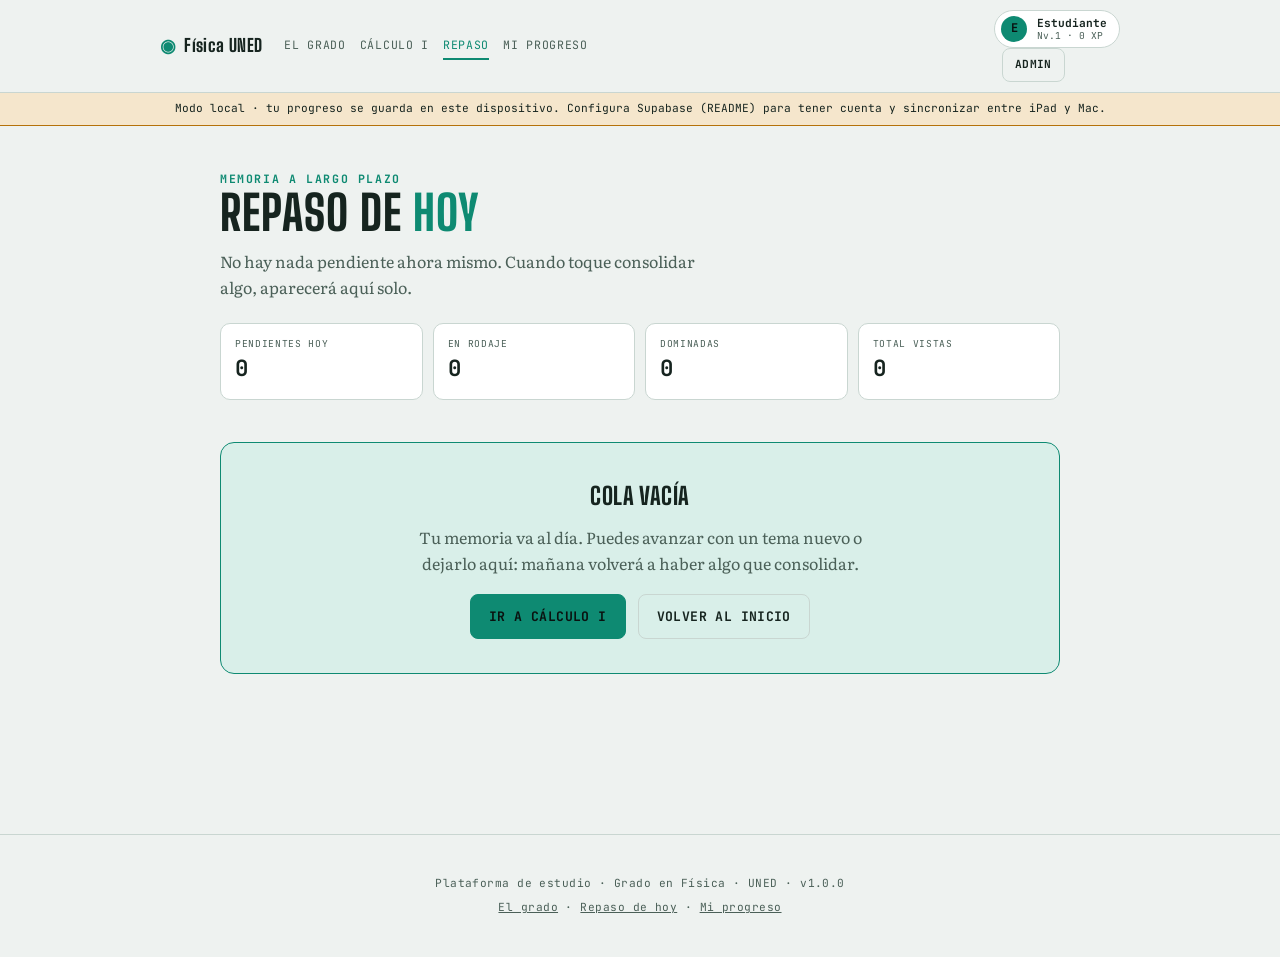
<file: repaso.html>
<!doctype html>
<html lang="es">
<head>
<meta charset="utf-8">
<meta name="viewport" content="width=device-width, initial-scale=1, viewport-fit=cover">
<title>Repaso de hoy · Física UNED</title>
<meta name="theme-color" content="#0a1210">
<link rel="manifest" href="manifest.webmanifest">
<link rel="icon" href="icon.svg" type="image/svg+xml">
<link rel="apple-touch-icon" href="icon-180.png">
<link rel="preconnect" href="https://fonts.googleapis.com">
<link rel="preconnect" href="https://fonts.gstatic.com" crossorigin>
<link rel="stylesheet" href="https://fonts.googleapis.com/css2?family=Big+Shoulders+Display:wght@600;700;800&family=Literata:ital,wght@0,400;0,500;0,600;1,400&family=JetBrains+Mono:wght@400;500;700&display=swap">
<style>
/* ==========================================================================
   Física UNED — sistema de diseño compartido
   Estética: panel de instrumentación / osciloscopio de laboratorio
   ========================================================================== */

:root{
  --bg:#eef2f0;
  --bg-elev:#ffffff;
  --bg-sunken:#e2eae6;
  --ink:#16241f;
  --ink-dim:#4b6058;
  --accent:#0e8a72;
  --accent-soft:#d9efe9;
  --accent-2:#b5720a;
  --accent-2-soft:#f5e6cc;
  --line:#c9d6d1;
  --grid:#dbe5e1;
  --bad:#b1352b;
  --bad-soft:#f6dcda;
  --good:#0e8a72;
  --shadow:0 8px 24px rgba(20,40,35,0.10);
  --scope-bg:#0a1210;
  --radius:12px;
}
@media (prefers-color-scheme: dark){
  :root:not([data-theme="light"]){
    --bg:#0a1210;
    --bg-elev:#101c19;
    --bg-sunken:#0d1815;
    --ink:#e7f3ee;
    --ink-dim:#93a8a0;
    --accent:#3ddc97;
    --accent-soft:#123227;
    --accent-2:#ffb454;
    --accent-2-soft:#2b2213;
    --line:#1f2f2a;
    --grid:#16211d;
    --bad:#ff8686;
    --bad-soft:#2c1414;
    --good:#3ddc97;
    --shadow:0 8px 28px rgba(0,0,0,0.45);
    --scope-bg:#050b09;
  }
}
:root[data-theme="dark"]{
  --bg:#0a1210;
  --bg-elev:#101c19;
  --bg-sunken:#0d1815;
  --ink:#e7f3ee;
  --ink-dim:#93a8a0;
  --accent:#3ddc97;
  --accent-soft:#123227;
  --accent-2:#ffb454;
  --accent-2-soft:#2b2213;
  --line:#1f2f2a;
  --grid:#16211d;
  --bad:#ff8686;
  --bad-soft:#2c1414;
  --good:#3ddc97;
  --shadow:0 8px 28px rgba(0,0,0,0.45);
  --scope-bg:#050b09;
}

*{ box-sizing:border-box; }
html{ -webkit-text-size-adjust:100%; }
body{
  margin:0;
  background:var(--bg);
  color:var(--ink);
  font-family:'Literata', Georgia, 'Times New Roman', serif;
  line-height:1.6;
  min-height:100vh;
  overscroll-behavior-y:none;
}
img{ max-width:100%; }
[hidden]{ display:none !important; }
::selection{ background:var(--accent); color:var(--bg-elev); }

h1,h2,h3,.display{
  font-family:'Big Shoulders Display', 'Arial Narrow', sans-serif;
  text-transform:uppercase;
  letter-spacing:0.02em;
  text-wrap:balance;
  font-weight:800;
  margin:0;
}
p{ margin:0 0 14px; }
a{ color:var(--accent); }
.mono{ font-family:'JetBrains Mono', ui-monospace, monospace; }
code, .formula{
  font-family:'JetBrains Mono', ui-monospace, monospace;
  background:var(--bg-sunken);
  border:1px solid var(--line);
  border-radius:4px;
  padding:0.05em 0.4em;
  font-size:0.92em;
  font-variant-numeric:tabular-nums;
}
.eyebrow{
  font-family:'JetBrains Mono', monospace;
  text-transform:uppercase;
  letter-spacing:0.14em;
  font-size:0.72rem;
  color:var(--accent);
  font-weight:700;
}
.muted{ color:var(--ink-dim); }
.center{ text-align:center; }

/* ===== Contenedores ===== */
.wrap{ max-width:1000px; margin:0 auto; padding:0 20px 100px; }
.wrap.narrow{ max-width:880px; }
.wrap.tight{ max-width:520px; }
section + section{ margin-top:38px; }

/* ===== Barra superior compartida ===== */
.appbar{
  position:sticky; top:0; z-index:60;
  background:color-mix(in srgb, var(--bg) 90%, transparent);
  backdrop-filter:blur(10px);
  border-bottom:1px solid var(--line);
}
.appbar-inner{
  max-width:1000px; margin:0 auto; padding:10px 20px;
  display:flex; align-items:center; gap:16px;
}
.brand{
  font-family:'Big Shoulders Display',sans-serif; font-weight:800; font-size:1.1rem;
  letter-spacing:0.02em; white-space:nowrap; text-decoration:none; color:var(--ink);
  display:flex; align-items:center; gap:8px;
}
.brand .spark{ color:var(--accent); }
.appbar nav{ display:flex; gap:14px; align-items:center; margin-left:6px; }
.appbar nav a{
  font-family:'JetBrains Mono',monospace; font-size:0.72rem; text-transform:uppercase;
  letter-spacing:0.06em; text-decoration:none; color:var(--ink-dim); padding:4px 0;
  border-bottom:2px solid transparent;
}
.appbar nav a:hover{ color:var(--ink); }
.appbar nav a[aria-current="page"]{ color:var(--accent); border-bottom-color:var(--accent); }
.appbar .spacer{ margin-left:auto; }

.userchip{
  display:flex; align-items:center; gap:10px; text-decoration:none; color:var(--ink);
  border:1px solid var(--line); border-radius:22px; padding:5px 12px 5px 6px; background:var(--bg-elev);
}
.userchip .avatar{
  width:26px; height:26px; border-radius:50%; background:var(--accent); color:var(--scope-bg);
  display:flex; align-items:center; justify-content:center; font-family:'JetBrains Mono',monospace;
  font-weight:700; font-size:0.75rem; flex:none;
}
.userchip .meta{ display:flex; flex-direction:column; line-height:1.15; }
.userchip .meta .n{ font-family:'JetBrains Mono',monospace; font-size:0.7rem; font-weight:700; }
.userchip .meta .x{ font-family:'JetBrains Mono',monospace; font-size:0.6rem; color:var(--ink-dim); }
@media (max-width:640px){
  .appbar nav{ display:none; }
  .userchip .meta{ display:none; }
}

/* ===== Botones ===== */
.btn{
  font-family:'JetBrains Mono',monospace; font-weight:700; font-size:0.82rem;
  letter-spacing:0.03em; text-transform:uppercase; border-radius:8px; border:1px solid var(--line);
  padding:11px 18px; cursor:pointer; background:var(--bg-elev); color:var(--ink);
  transition:transform .15s ease, border-color .15s ease; text-decoration:none; display:inline-block;
  text-align:center;
}
.btn:hover{ transform:translateY(-1px); border-color:var(--accent); }
.btn:active{ transform:translateY(0); }
.btn.primary{ background:var(--accent); color:var(--scope-bg); border-color:var(--accent); }
.btn.ghost{ background:transparent; }
.btn.danger{ color:var(--bad); border-color:var(--bad); }
.btn.small{ padding:7px 12px; font-size:0.7rem; }
.btn:disabled{ opacity:0.45; cursor:not-allowed; transform:none; }
.btn-row{ display:flex; gap:12px; flex-wrap:wrap; }

/* ===== Formularios ===== */
.field{ display:flex; flex-direction:column; gap:6px; }
label{
  font-family:'JetBrains Mono',monospace; font-size:0.68rem; text-transform:uppercase;
  letter-spacing:0.06em; color:var(--ink-dim); display:flex; justify-content:space-between;
}
label b{ color:var(--ink); font-variant-numeric:tabular-nums; }
input[type=email], input[type=password], input[type=text], select, textarea{
  font-family:'JetBrains Mono',monospace; background:var(--bg-elev); color:var(--ink);
  border:1px solid var(--line); border-radius:8px; padding:11px 12px; font-size:0.9rem; width:100%;
}
input:focus-visible, select:focus-visible, button:focus-visible, a:focus-visible{
  outline:2px solid var(--accent); outline-offset:2px;
}
input[type=range]{ width:100%; accent-color:var(--accent); }

/* ===== Tarjetas / paneles ===== */
.card{
  background:var(--bg-elev); border:1px solid var(--line); border-radius:var(--radius);
  padding:20px; box-shadow:var(--shadow);
}
.panel{
  background:var(--bg-elev); border:1px solid var(--line); border-radius:var(--radius);
  overflow:hidden; box-shadow:var(--shadow);
}
.panel-head{
  display:flex; align-items:center; gap:14px; padding:16px 20px;
  border-bottom:1px solid var(--line); background:var(--bg-sunken);
}
.panel-head h2{ font-size:1.25rem; }
.panel-body{ padding:20px; }

.callout{
  background:var(--accent-2-soft); border:1px solid var(--accent-2); border-radius:8px;
  padding:12px 14px; font-size:0.92rem; margin:14px 0;
}
.callout .eyebrow{ color:var(--accent-2); }
.notice{
  background:var(--accent-soft); border:1px solid var(--accent); border-radius:8px;
  padding:12px 14px; font-size:0.9rem; color:var(--ink);
}
.notice.error{ background:var(--bad-soft); border-color:var(--bad); }

/* ===== Barras de progreso ===== */
.bar-track{ height:8px; border-radius:5px; background:var(--bg-sunken); border:1px solid var(--line); overflow:hidden; }
.bar-fill{ height:100%; background:linear-gradient(90deg, var(--accent), var(--accent-2)); width:0%; transition:width .5s ease; }

.ring{ position:relative; flex:none; }
.ring svg{ transform:rotate(-90deg); display:block; }
.ring .ring-label{
  position:absolute; inset:0; display:flex; align-items:center; justify-content:center;
  font-family:'JetBrains Mono',monospace; font-weight:700; font-size:0.9rem;
}

/* ===== Estadísticas ===== */
.stat-row{ display:flex; flex-wrap:wrap; gap:10px 28px; }
.stat{ font-family:'JetBrains Mono',monospace; }
.stat .k{ display:block; font-size:0.63rem; text-transform:uppercase; letter-spacing:0.08em; color:var(--ink-dim); }
.stat .v{ font-size:1.15rem; font-weight:700; font-variant-numeric:tabular-nums; }
.stat .v.good{ color:var(--good); }
.stat .v.bad{ color:var(--bad); }
.stat .v.warn{ color:var(--accent-2); }

/* ===== Tablas ===== */
.table-scroll{ overflow-x:auto; }
table{ width:100%; border-collapse:collapse; font-size:0.86rem; }
th{
  font-family:'JetBrains Mono',monospace; font-size:0.64rem; text-transform:uppercase;
  letter-spacing:0.07em; color:var(--ink-dim); text-align:left; padding:10px 12px;
  border-bottom:1px solid var(--line); white-space:nowrap; font-weight:700;
}
td{ padding:11px 12px; border-bottom:1px solid var(--line); vertical-align:middle; }
tbody tr:hover{ background:var(--bg-sunken); }
td.num{ font-family:'JetBrains Mono',monospace; font-variant-numeric:tabular-nums; }

.pill{
  font-family:'JetBrains Mono',monospace; font-size:0.62rem; text-transform:uppercase;
  letter-spacing:0.06em; padding:3px 9px; border-radius:20px; white-space:nowrap;
  background:var(--bg-sunken); color:var(--ink-dim); display:inline-block;
}
.pill.on{ background:var(--accent-soft); color:var(--good); }
.pill.warn{ background:var(--accent-2-soft); color:var(--accent-2); }
.pill.off{ background:var(--bad-soft); color:var(--bad); }

/* ===== Estado de carga / vacío ===== */
.skeleton{
  background:linear-gradient(90deg, var(--bg-sunken), var(--bg-elev), var(--bg-sunken));
  background-size:200% 100%; animation:shimmer 1.4s infinite; border-radius:6px; height:14px;
}
@keyframes shimmer{ 0%{background-position:200% 0} 100%{background-position:-200% 0} }
.empty{
  padding:34px 20px; text-align:center; color:var(--ink-dim);
  font-family:'JetBrains Mono',monospace; font-size:0.8rem;
}

/* ===== Pie ===== */
footer.appfoot{
  text-align:center; padding:40px 20px; color:var(--ink-dim);
  font-family:'JetBrains Mono',monospace; font-size:0.7rem; letter-spacing:0.04em;
  border-top:1px solid var(--line); margin-top:60px;
}
footer.appfoot a{ color:var(--ink-dim); }

/* ===== Aviso de modo local ===== */
.localbanner{
  background:var(--accent-2-soft); border-bottom:1px solid var(--accent-2);
  font-family:'JetBrains Mono',monospace; font-size:0.7rem; text-align:center;
  padding:7px 16px; color:var(--ink);
}

@media (prefers-reduced-motion: reduce){
  *{ transition:none !important; animation:none !important; scroll-behavior:auto !important; }
}

</style>
<style>
/* ==========================================================================
   Estilos de las estaciones de estudio, laboratorios interactivos y tests
   ========================================================================== */

/* ===== Preguntas ===== */
.quiz{ margin-top:20px; border-top:1px solid var(--line); padding-top:18px; }
.quiz-item{ margin-bottom:18px; }
.quiz-item .q{
  font-family:'JetBrains Mono',monospace; font-size:0.88rem; margin-bottom:10px;
  display:flex; gap:8px; align-items:baseline; flex-wrap:wrap;
}
.quiz-item .q .idx{ color:var(--accent); flex:none; }
.opts{ display:grid; gap:8px; }
.opt{
  text-align:left; border:1px solid var(--line); background:var(--bg-elev); color:var(--ink);
  border-radius:9px; padding:12px 14px; cursor:pointer; font-size:0.9rem;
  font-family:'Literata',serif; line-height:1.45; min-height:46px;
  transition:border-color .15s ease, background .15s ease;
}
.opt:hover:not(:disabled){ border-color:var(--accent); }
.opt.correct{ border-color:var(--good); background:var(--accent-soft); }
.opt.wrong{ border-color:var(--bad); background:var(--bad-soft); }
.opt:disabled{ cursor:default; }
.explain{
  font-size:0.85rem; color:var(--ink-dim); margin-top:9px; padding:10px 12px;
  background:var(--bg-sunken); border-radius:8px; border-left:3px solid var(--accent); display:none;
}
.explain.show{ display:block; }
.review-note{
  margin-top:7px; font-family:'JetBrains Mono',monospace; font-size:0.68rem;
  color:var(--accent); letter-spacing:0.02em;
}
.xp-pop{
  font-family:'JetBrains Mono',monospace; font-size:0.7rem; color:var(--good);
  font-weight:700; margin-left:8px;
}

/* ===== Resultado de examen ===== */
.exam-result{
  margin-top:20px; padding:26px 20px; border-radius:12px; text-align:center;
  border:1px solid var(--accent); background:var(--accent-soft);
}
.exam-result.again{ border-color:var(--accent-2); background:var(--accent-2-soft); }
.exam-ring{
  width:74px; height:74px; border-radius:50%; margin:0 auto 12px; display:flex;
  align-items:center; justify-content:center; font-size:2rem; background:var(--bg-elev);
  border:2px solid var(--accent);
}
.exam-result.again .exam-ring{ border-color:var(--accent-2); }
.exam-result h3{ font-size:1.4rem; }
.exam-result p{ margin:8px auto 0; max-width:52ch; color:var(--ink-dim); font-size:0.92rem; }

/* ===== Estaciones del tema ===== */
.station{
  background:var(--bg-elev); border:1px solid var(--line); border-radius:14px;
  margin-top:22px; overflow:hidden; box-shadow:var(--shadow); scroll-margin-top:90px;
}
.station-head{
  display:flex; align-items:center; gap:14px; padding:16px 20px;
  border-bottom:1px solid var(--line); background:var(--bg-sunken);
}
.station-num{
  font-family:'Big Shoulders Display',sans-serif; font-weight:800; font-size:1.6rem;
  color:var(--accent); min-width:2ch;
}
.station-head .titles{ flex:1; min-width:0; }
.station-head h2{ font-size:1.4rem; }
.station-head .tag{
  font-family:'JetBrains Mono',monospace; font-size:0.64rem; letter-spacing:0.06em;
  text-transform:uppercase; color:var(--accent-2); margin-top:3px; display:block;
}
.check{
  width:30px; height:30px; border-radius:50%; border:2px solid var(--line); flex:none;
  display:flex; align-items:center; justify-content:center; font-size:0.9rem; color:transparent;
  transition:all .2s ease;
}
.check.done{ border-color:var(--good); background:var(--accent-soft); color:var(--good); }
.station-body{ padding:20px; }
.station-body h3{ font-size:1rem; margin:22px 0 10px; }
.formula-block{
  display:block; text-align:center; font-size:1.05rem; padding:12px;
  margin:12px 0; background:var(--bg-sunken); border:1px solid var(--line); border-radius:8px;
  font-family:'JetBrains Mono',monospace; overflow-x:auto;
}

/* ===== Laboratorios interactivos ===== */
.widget{
  background:var(--bg-sunken); border:1px solid var(--line); border-radius:10px;
  padding:14px; margin:14px 0 6px;
}
.widget canvas{
  display:block; width:100%; touch-action:none; background:var(--bg-elev);
  border-radius:8px; border:1px solid var(--line);
}
.controls{ display:flex; flex-wrap:wrap; gap:14px; margin-top:12px; }
.controls .field{ min-width:150px; flex:1; }
.readout{
  display:flex; flex-wrap:wrap; gap:10px 22px; margin-top:12px;
  padding-top:12px; border-top:1px dashed var(--line);
}
.readout div{ font-family:'JetBrains Mono',monospace; font-size:0.82rem; }
.readout .k{ color:var(--ink-dim); display:block; font-size:0.62rem; text-transform:uppercase; letter-spacing:0.06em; }
.readout .v{ font-weight:700; font-variant-numeric:tabular-nums; }
.readout .v.good{ color:var(--good); }
.readout .v.bad{ color:var(--bad); }

/* ===== Navegación entre estaciones ===== */
.stationnav{ display:flex; gap:8px; overflow-x:auto; padding:16px 0 6px; -webkit-overflow-scrolling:touch; }
.stationnav a{
  flex:none; text-decoration:none; color:var(--ink-dim); font-family:'JetBrains Mono',monospace;
  font-size:0.68rem; letter-spacing:0.05em; text-transform:uppercase; border:1px solid var(--line);
  border-radius:20px; padding:7px 13px; white-space:nowrap; background:var(--bg-elev);
}
.stationnav a.done{ color:var(--accent); border-color:var(--accent); }

/* ===== Osciloscopio de cabecera ===== */
.scope{
  background:var(--scope-bg); border-radius:12px; border:1px solid var(--line);
  box-shadow:var(--shadow); padding:10px;
}
.scope canvas{ display:block; width:100%; border-radius:6px; }
.scope .caption{
  font-family:'JetBrains Mono',monospace; font-size:0.62rem; color:#7fe0bd;
  letter-spacing:0.08em; padding:6px 4px 2px; text-transform:uppercase;
}

/* ===== Cabecera del tema ===== */
.tema-hero{ padding:34px 0 8px; }
.tema-hero h1{ font-size:clamp(2rem,6vw,3.2rem); line-height:1; }
.tema-hero h1 em{ font-style:normal; color:var(--accent); }
.tema-hero .lead{ color:var(--ink-dim); font-size:1.05rem; max-width:56ch; margin-top:14px; }
.hero-grid{ display:grid; grid-template-columns:1.05fr 1fr; gap:26px; align-items:center; margin-top:20px; }
@media (max-width:760px){ .hero-grid{ grid-template-columns:1fr; } }
.quote{
  font-style:italic; color:var(--ink-dim); border-left:3px solid var(--accent-2);
  padding:4px 0 4px 16px; margin:22px 0 0; font-size:0.93rem; max-width:58ch;
}
.quote cite{
  display:block; font-style:normal; font-family:'JetBrains Mono',monospace;
  font-size:0.7rem; margin-top:4px;
}

</style>
<style>
  .repaso-hero{ padding:38px 0 4px; }
  .repaso-hero h1{ font-size:clamp(2rem,6vw,3rem); line-height:1; }
  .repaso-hero h1 em{ font-style:normal; color:var(--accent); }
  .repaso-hero .lead{ color:var(--ink-dim); max-width:56ch; margin-top:12px; }
  .cajas{ display:grid; grid-template-columns:repeat(auto-fit,minmax(120px,1fr)); gap:10px; margin-top:22px; }
  .caja{
    background:var(--bg-elev); border:1px solid var(--line); border-radius:10px; padding:12px 14px;
    font-family:'JetBrains Mono',monospace;
  }
  .caja .k{ font-size:0.6rem; text-transform:uppercase; letter-spacing:0.07em; color:var(--ink-dim); display:block; }
  .caja .v{ font-size:1.4rem; font-weight:700; font-variant-numeric:tabular-nums; }
  .origen{
    font-family:'JetBrains Mono',monospace; font-size:0.63rem; text-transform:uppercase;
    letter-spacing:0.05em; color:var(--accent-2); margin-bottom:6px; display:block;
  }
  .sesion-fin{
    text-align:center; padding:34px 22px; border-radius:14px; border:1px solid var(--accent);
    background:var(--accent-soft); margin-top:22px;
  }
  .sesion-fin h2{ font-size:1.5rem; }
  .sesion-fin p{ max-width:52ch; margin:10px auto 0; color:var(--ink-dim); }
</style>
<!-- Diagnóstico de arranque: avisa en pantalla si faltan archivos en el servidor -->
<script>
(function () {
  var fallos = [];
  window.addEventListener('error', function (e) {
    var t = e.target;
    if (t && (t.tagName === 'SCRIPT' || t.tagName === 'LINK')) {
      var url = t.src || t.href || '';
      if (url && url.indexOf('fonts.googleapis') === -1 && fallos.indexOf(url) === -1) fallos.push(url);
    }
  }, true);
  window.addEventListener('DOMContentLoaded', function () {
    setTimeout(function () {
      if (window.__appLista) return;
      var lista = fallos.length
        ? '<ul style="margin:8px 0 0 18px;padding:0">' + fallos.map(function (f) {
            return '<li style="margin:3px 0;font-family:ui-monospace,monospace;font-size:13px">' +
                   f.replace(location.origin, '') + '</li>';
          }).join('') + '</ul>'
        : '';
      var aviso = document.createElement('div');
      aviso.setAttribute('role', 'alert');
      aviso.style.cssText = 'position:fixed;left:0;right:0;bottom:0;z-index:99999;background:#2c1414;' +
        'color:#ffe4e4;border-top:2px solid #ff8686;padding:16px 20px;max-height:60vh;overflow:auto;' +
        'font:14px/1.55 -apple-system,BlinkMacSystemFont,"Segoe UI",Roboto,sans-serif';
      aviso.innerHTML = '<b>La aplicación no ha arrancado.</b> Faltan archivos en el servidor' +
        (fallos.length ? ':' : '. Comprueba que las carpetas <b>assets/</b>, <b>temas/</b> e <b>icons/</b> ' +
         'estén subidas junto a los .html.') + lista +
        '<div style="margin-top:10px;opacity:.85">Sube la carpeta completa (con sus subcarpetas) y recarga.</div>';
      document.body.appendChild(aviso);
    }, 8000);
  });
})();
</script>
</head>
<body>

<main class="wrap narrow">
  <section class="repaso-hero">
    <span class="eyebrow">Memoria a largo plazo</span>
    <h1>Repaso de <em>hoy</em></h1>
    <p class="lead" id="lead">Cargando tu cola…</p>
    <div class="cajas" id="cajas"></div>
  </section>

  <section id="zona"></section>
</main>

<script type="module">
/* ============ APLICACIÓN COMPLETA INCRUSTADA ============ */
/* ===== módulo: assets/js/config.js ===== */
/* ==========================================================================
   CONFIGURACIÓN — el único archivo que necesitas tocar
   ==========================================================================

   MODO LOCAL (por defecto)
   Si dejas SUPABASE_URL y SUPABASE_ANON_KEY vacíos, la aplicación funciona
   igualmente: guarda tu progreso en el propio dispositivo (localStorage).
   Perfecto para estudiar tú solo desde ya, sin registrarte en nada.

   MODO NUBE (cuando quieras cuentas de usuario)
   Rellena las dos claves con los datos de tu proyecto de Supabase y la web
   pasará automáticamente a tener registro, login, sincronización entre
   dispositivos y panel de administración. No hay que cambiar nada más.
   Las instrucciones paso a paso están en README.md.
   ========================================================================== */

const SUPABASE_URL = "";
const SUPABASE_ANON_KEY = "";

/* Correos que se convierten automáticamente en administradores al registrarse.
   Pon aquí el tuyo antes de crear tu cuenta, por ejemplo:
   export const ADMIN_EMAILS = ["yo@ejemplo.com"];                            */
const ADMIN_EMAILS = [];

/* Identidad de la aplicación */
const APP = {
  nombre: "Física UNED",
  nombreLargo: "Plataforma de estudio · Grado en Física · UNED",
  version: "1.0.0",
};

/* ¿Hay configuración de nube disponible? */
const CLOUD_ENABLED = Boolean(SUPABASE_URL && SUPABASE_ANON_KEY);

const config = { SUPABASE_URL, SUPABASE_ANON_KEY, ADMIN_EMAILS, APP, CLOUD_ENABLED };

/* ===== módulo: assets/js/curriculum.js ===== */
/* ==========================================================================
   PLAN DE ESTUDIOS — Grado en Física (UNED, código 6104)
   Cada asignatura tiene estado: "abierta" | "construccion"
   Para abrir una asignatura nueva: cambia su estado y añade su "ruta".
   ========================================================================== */

const CURSOS = [
  {
    n: 1,
    nombre: "Primer curso",
    asignaturas: [
      { code: "ff1",  nombre: "Fundamentos de Física I",    sem: 1, ects: 6, tipo: "básica", estado: "construccion" },
      { code: "am1",  nombre: "Análisis Matemático I",      sem: 1, ects: 6, tipo: "básica", estado: "abierta", ruta: "asignatura.html?code=am1" },
      { code: "alg",  nombre: "Álgebra",                    sem: 1, ects: 6, tipo: "básica", estado: "construccion" },
      { code: "qui",  nombre: "Química",                    sem: 1, ects: 6, tipo: "básica", estado: "construccion" },
      { code: "bio",  nombre: "Biología",                   sem: 1, ects: 6, tipo: "básica", estado: "construccion" },
      { code: "ff2",  nombre: "Fundamentos de Física II",   sem: 2, ects: 6, tipo: "básica", estado: "construccion" },
      { code: "am2",  nombre: "Análisis Matemático II",     sem: 2, ects: 6, tipo: "básica", estado: "construccion" },
      { code: "mm1",  nombre: "Métodos Matemáticos I",      sem: 2, ects: 6, tipo: "básica", estado: "construccion" },
      { code: "fc1",  nombre: "Física Computacional I",     sem: 2, ects: 6, tipo: "básica", estado: "construccion" },
      { code: "te1",  nombre: "Técnicas Experimentales I",  sem: 2, ects: 6, tipo: "básica", estado: "construccion" },
    ],
  },
  {
    n: 2,
    nombre: "Segundo curso",
    asignaturas: [
      { code: "ff3",  nombre: "Fundamentos de Física III",         sem: 1, ects: 6, tipo: "obligatoria", estado: "construccion" },
      { code: "mm2",  nombre: "Métodos Matemáticos II",            sem: 1, ects: 6, tipo: "obligatoria", estado: "construccion" },
      { code: "em1",  nombre: "Electromagnetismo I",               sem: 1, ects: 6, tipo: "obligatoria", estado: "construccion" },
      { code: "fc2",  nombre: "Física Computacional II",           sem: 1, ects: 6, tipo: "obligatoria", estado: "construccion" },
      { code: "mec",  nombre: "Mecánica",                          sem: 1, ects: 6, tipo: "obligatoria", estado: "construccion" },
      { code: "mm3",  nombre: "Métodos Matemáticos III",           sem: 2, ects: 6, tipo: "obligatoria", estado: "construccion" },
      { code: "vo",   nombre: "Vibraciones y Ondas",               sem: 2, ects: 6, tipo: "obligatoria", estado: "construccion" },
      { code: "em2",  nombre: "Electromagnetismo II",              sem: 2, ects: 6, tipo: "obligatoria", estado: "construccion" },
      { code: "tce",  nombre: "Teoría de Circuitos y Electrónica", sem: 2, ects: 6, tipo: "obligatoria", estado: "construccion" },
      { code: "te2",  nombre: "Técnicas Experimentales II",        sem: 2, ects: 6, tipo: "obligatoria", estado: "construccion" },
    ],
  },
  {
    n: 3,
    nombre: "Tercer curso",
    asignaturas: [
      { code: "mm4",  nombre: "Métodos Matemáticos IV",      sem: 1, ects: 6, tipo: "obligatoria", estado: "construccion" },
      { code: "td1",  nombre: "Termodinámica I",             sem: 1, ects: 6, tipo: "obligatoria", estado: "construccion" },
      { code: "fq1",  nombre: "Física Cuántica I",           sem: 1, ects: 6, tipo: "obligatoria", estado: "construccion" },
      { code: "op1",  nombre: "Óptica I",                    sem: 1, ects: 6, tipo: "obligatoria", estado: "construccion" },
      { code: "mt",   nombre: "Mecánica Teórica",            sem: 1, ects: 6, tipo: "obligatoria", estado: "construccion" },
      { code: "td2",  nombre: "Termodinámica II",            sem: 2, ects: 6, tipo: "obligatoria", estado: "construccion" },
      { code: "fq2",  nombre: "Física Cuántica II",          sem: 2, ects: 6, tipo: "obligatoria", estado: "construccion" },
      { code: "op2",  nombre: "Óptica II",                   sem: 2, ects: 6, tipo: "obligatoria", estado: "construccion" },
      { code: "edc",  nombre: "Electrodinámica Clásica",     sem: 2, ects: 6, tipo: "obligatoria", estado: "construccion" },
      { code: "te3",  nombre: "Técnicas Experimentales III", sem: 2, ects: 6, tipo: "obligatoria", estado: "construccion" },
    ],
  },
  {
    n: 4,
    nombre: "Cuarto curso",
    asignaturas: [
      { code: "fnp",  nombre: "Física Nuclear y de Partículas", sem: 1, ects: 6,  tipo: "obligatoria", estado: "construccion" },
      { code: "me",   nombre: "Mecánica Estadística",           sem: 1, ects: 6,  tipo: "obligatoria", estado: "construccion" },
      { code: "ffl",  nombre: "Física de Fluidos",              sem: 1, ects: 6,  tipo: "obligatoria", estado: "construccion" },
      { code: "fes",  nombre: "Física del Estado Sólido",       sem: 2, ects: 6,  tipo: "obligatoria", estado: "construccion" },
      { code: "te4",  nombre: "Técnicas Experimentales IV",     sem: 2, ects: 6,  tipo: "obligatoria", estado: "construccion" },
      { code: "mca",  nombre: "Mecánica Cuántica Avanzada",     sem: 1, ects: 5,  tipo: "optativa",    estado: "construccion" },
      { code: "ast",  nombre: "Astrofísica General",            sem: 2, ects: 5,  tipo: "optativa",    estado: "construccion" },
      { code: "rg",   nombre: "Relatividad General",            sem: 2, ects: 5,  tipo: "optativa",    estado: "construccion" },
      { code: "bfi",  nombre: "Biofísica",                      sem: 1, ects: 5,  tipo: "optativa",    estado: "construccion" },
      { code: "tfg",  nombre: "Trabajo Fin de Grado",           sem: 0, ects: 10, tipo: "TFG",         estado: "construccion" },
    ],
  },
];

/* Índice rápido por código */
const ASIGNATURAS = Object.fromEntries(
  CURSOS.flatMap((c) => c.asignaturas.map((a) => [a.code, { ...a, curso: c.n }]))
);

/* ==========================================================================
   TEMARIOS — por ahora solo Análisis Matemático I está abierta
   estado: "publicado" | "pendiente"
   ========================================================================== */

const TEMARIOS = {
  am1: {
    nombre: "Análisis Matemático I",
    apodo: "Observatorio de Cálculo I",
    descripcion:
      "Cálculo de una variable mirado siempre desde la física: cinemática, campos, ondas y órbitas.",
    temas: [
      { code: "preliminares", n: 1,  titulo: "Preliminares",                             gancho: "Números, rectas, cónicas, funciones y trigonometría", estado: "publicado", ruta: "tema-am1-01-preliminares.html", preguntas: 21 },
      { code: "limites",      n: 2,  titulo: "Límites y continuidad",                     gancho: "El instante en el cálculo de velocidades",           estado: "publicado", ruta: "tema-am1-02-limites.html", preguntas: 21 },
      { code: "derivadas",    n: 3,  titulo: "Diferenciación",                            gancho: "La derivada como razón de cambio física",            estado: "publicado", ruta: "tema-am1-03-derivadas.html", preguntas: 21 },
      { code: "trascendentes",n: 4,  titulo: "Funciones trascendentes",                   gancho: "Crecimiento exponencial, desintegración radiactiva", estado: "pendiente" },
      { code: "aplic-deriv",  n: 5,  titulo: "Aplicaciones de las derivadas",             gancho: "Optimización y razones de cambio relacionadas",      estado: "pendiente" },
      { code: "integracion",  n: 6,  titulo: "Integración",                               gancho: "De la velocidad a la posición",                      estado: "pendiente" },
      { code: "tecnicas-int", n: 7,  titulo: "Técnicas de integración",                   gancho: "El arsenal para resolver integrales reales",         estado: "pendiente" },
      { code: "aplic-int",    n: 8,  titulo: "Aplicaciones de la integración",            gancho: "Trabajo, energía y centros de masa",                 estado: "pendiente" },
      { code: "conicas",      n: 9,  titulo: "Cónicas paramétricas y polares",            gancho: "Órbitas en coordenadas naturales",                   estado: "pendiente" },
      { code: "series",       n: 10, titulo: "Secuencias, series y series de potencias",  gancho: "Aproximaciones de Taylor en física",                 estado: "pendiente" },
      { code: "complejos",    n: 11, titulo: "Apéndice I · Números complejos",            gancho: "Oscilaciones y ondas con fasores",                   estado: "pendiente" },
      { code: "func-complej", n: 12, titulo: "Apéndice II · Funciones complejas",         gancho: "Herramientas para electromagnetismo",                estado: "pendiente" },
      { code: "continuas",    n: 13, titulo: "Apéndice III · Funciones continuas",        gancho: "El rigor detrás de la intuición física",             estado: "pendiente" },
      { code: "riemann",      n: 14, titulo: "Apéndice IV · La integral de Riemann",      gancho: "Qué significa sumar infinitos trocitos",             estado: "pendiente" },
    ],
    recursos: [
      { titulo: "Tablas de fórmulas e integrales", nota: "Chuleta rápida de derivadas e integrales" },
      { titulo: "Soluciones de ejercicios impares", nota: "Para autocorregirte tras cada estación" },
    ],
  },
};

/* Utilidades */
function temasDe(subjectCode) {
  return TEMARIOS[subjectCode]?.temas ?? [];
}
function temaPublicado(subjectCode, topicCode) {
  return temasDe(subjectCode).find((t) => t.code === topicCode && t.estado === "publicado");
}
function totalTemasPublicados() {
  return Object.values(TEMARIOS).reduce(
    (acc, s) => acc + s.temas.filter((t) => t.estado === "publicado").length, 0
  );
}
function totalAsignaturas() {
  return CURSOS.reduce((acc, c) => acc + c.asignaturas.length, 0);
}
function asignaturasAbiertas() {
  return CURSOS.flatMap((c) => c.asignaturas).filter((a) => a.estado === "abierta");
}

const curriculum = { temasDe, temaPublicado, totalTemasPublicados, totalAsignaturas, asignaturasAbiertas, CURSOS, ASIGNATURAS, TEMARIOS };

/* ===== módulo: assets/js/store.js ===== */
/* ==========================================================================
   STORE — sesión, usuarios y progreso
   Funciona en dos modos de forma transparente:
     · MODO LOCAL  → todo se guarda en este dispositivo (localStorage)
     · MODO NUBE   → Supabase (auth + Postgres), con caché local y cola offline
   ========================================================================== */

const LS = {
  progress: "fu_progress_v1",
  exams: "fu_exams_v1",
  profile: "fu_local_profile_v1",
  queue: "fu_sync_queue_v1",
};

/* ---------- utilidades de almacenamiento seguro ---------- */
function lsGet(key, fallback) {
  try {
    const raw = localStorage.getItem(key);
    return raw ? JSON.parse(raw) : fallback;
  } catch (e) {
    return fallback;
  }
}
function lsSet(key, value) {
  try { localStorage.setItem(key, JSON.stringify(value)); } catch (e) { /* modo privado */ }
}

/* ---------- niveles ---------- */
const NIVELES = [
  { min: 0,   titulo: "Aprendiz de Newton" },
  { min: 60,  titulo: "Técnico de Laboratorio" },
  { min: 150, titulo: "Analista de Trayectorias" },
  { min: 280, titulo: "Maestro de Kepler" },
  { min: 450, titulo: "Físico Certificado" },
  { min: 700, titulo: "Catedrático de Cálculo" },
];
function nivelDe(xp) {
  let i = 0;
  NIVELES.forEach((n, idx) => { if (xp >= n.min) i = idx; });
  const siguiente = NIVELES[i + 1];
  return {
    nivel: i + 1,
    titulo: NIVELES[i].titulo,
    desde: NIVELES[i].min,
    hasta: siguiente ? siguiente.min : NIVELES[i].min + 300,
    porcentaje: siguiente
      ? Math.min(100, Math.round((100 * (xp - NIVELES[i].min)) / (siguiente.min - NIVELES[i].min)))
      : 100,
  };
}

/* ---------- cliente Supabase (carga perezosa) ---------- */
let _client = null;
async function client() {
  if (!CLOUD_ENABLED) return null;
  if (_client) return _client;
  const { createClient } = await import("https://cdn.jsdelivr.net/npm/@supabase/supabase-js@2/+esm");
  _client = createClient(SUPABASE_URL, SUPABASE_ANON_KEY, {
    auth: { persistSession: true, autoRefreshToken: true },
  });
  return _client;
}

/* ---------- estado en memoria ---------- */
const state = {
  modo: CLOUD_ENABLED ? "nube" : "local",
  listo: false,
  user: null,       // { id, email, nombre, rol }
  answers: {},      // "subject/topic/item" → { correct, xp, at }
  exams: [],        // { subject, topic, score, total, passed, at }
};

function modo() { return state.modo; }
function usuario() { return state.user; }
function esAdmin() { return state.user?.rol === "admin"; }
function estaListo() { return state.listo; }

const listeners = new Set();
function onCambio(cb) { listeners.add(cb); return () => listeners.delete(cb); }
function emitir() { listeners.forEach((cb) => { try { cb(state); } catch (e) {} }); }

/* ---------- perfil local ---------- */
function perfilLocal() {
  let p = lsGet(LS.profile, null);
  if (!p) {
    p = { id: "local", email: null, nombre: "Estudiante", rol: "admin" };
    lsSet(LS.profile, p);
  }
  return p;
}
function renombrarLocal(nombre) {
  const p = perfilLocal();
  p.nombre = nombre;
  lsSet(LS.profile, p);
  if (state.modo === "local") { state.user = p; emitir(); }
}

/* ==========================================================================
   INICIALIZACIÓN
   ========================================================================== */
async function init() {
  state.answers = lsGet(LS.progress, {});
  state.exams = lsGet(LS.exams, []);

  if (state.modo === "local") {
    state.user = perfilLocal();
    state.listo = true;
    emitir();
    return state;
  }

  try {
    const sb = await client();
    const { data: { session } } = await sb.auth.getSession();
    if (session?.user) {
      await cargarUsuarioNube(sb, session.user);
      await cargarProgresoNube(sb);
      await vaciarCola();
    } else {
      state.user = null;
    }
    sb.auth.onAuthStateChange(async (_evento, sesion) => {
      if (sesion?.user) {
        await cargarUsuarioNube(sb, sesion.user);
        await cargarProgresoNube(sb);
      } else {
        state.user = null;
      }
      emitir();
    });
  } catch (e) {
    console.warn("No se pudo conectar con la nube, se usa el modo local:", e.message);
    state.modo = "local";
    state.user = perfilLocal();
  }

  state.listo = true;
  emitir();
  return state;
}

async function cargarUsuarioNube(sb, authUser) {
  let { data: perfil } = await sb.from("profiles").select("*").eq("id", authUser.id).maybeSingle();

  if (!perfil) {
    const rolInicial = ADMIN_EMAILS.includes(authUser.email) ? "admin" : "student";
    const { data } = await sb.from("profiles").insert({
      id: authUser.id,
      email: authUser.email,
      display_name: authUser.user_metadata?.display_name || authUser.email.split("@")[0],
      role: rolInicial,
    }).select().maybeSingle();
    perfil = data;
  } else {
    sb.from("profiles").update({ last_seen_at: new Date().toISOString() }).eq("id", authUser.id).then(() => {});
  }

  state.user = {
    id: authUser.id,
    email: authUser.email,
    nombre: perfil?.display_name || authUser.email.split("@")[0],
    rol: perfil?.role || "student",
  };
}

async function cargarProgresoNube(sb) {
  const { data: filas } = await sb
    .from("progress")
    .select("subject_code, topic_code, item_id, correct, xp, answered_at, box, due_date, attempts, misses")
    .eq("user_id", state.user.id);
  if (filas) {
    const mapa = {};
    filas.forEach((f) => {
      mapa[`${f.subject_code}/${f.topic_code}/${f.item_id}`] = {
        correct: f.correct, xp: f.xp, at: f.answered_at,
        box: f.box ?? 0, due: f.due_date, intentos: f.attempts ?? 1, fallos: f.misses ?? 0,
      };
    });
    // La nube manda, pero conservamos lo que solo exista en local (pendiente de subir)
    state.answers = { ...state.answers, ...mapa };
    lsSet(LS.progress, state.answers);
  }
  const { data: examenes } = await sb
    .from("exam_results")
    .select("subject_code, topic_code, score, total, passed, taken_at")
    .eq("user_id", state.user.id)
    .order("taken_at", { ascending: false });
  if (examenes) {
    state.exams = examenes.map((e) => ({
      subject: e.subject_code, topic: e.topic_code, score: e.score,
      total: e.total, passed: e.passed, at: e.taken_at,
    }));
    lsSet(LS.exams, state.exams);
  }
}

/* ==========================================================================
   AUTENTICACIÓN
   ========================================================================== */
async function registrarse(email, password, nombre) {
  const sb = await client();
  if (!sb) throw new Error("La nube no está configurada todavía.");
  const { data, error } = await sb.auth.signUp({
    email, password,
    options: { data: { display_name: nombre } },
  });
  if (error) throw new Error(traducirError(error.message));
  return data;
}

async function entrar(email, password) {
  const sb = await client();
  if (!sb) throw new Error("La nube no está configurada todavía.");
  const { data, error } = await sb.auth.signInWithPassword({ email, password });
  if (error) throw new Error(traducirError(error.message));
  await cargarUsuarioNube(sb, data.user);
  await cargarProgresoNube(sb);
  await vaciarCola();
  emitir();
  return data;
}

async function salir() {
  const sb = await client();
  if (sb) await sb.auth.signOut();
  state.user = null;
  emitir();
}

async function recuperarContrasena(email) {
  const sb = await client();
  if (!sb) throw new Error("La nube no está configurada todavía.");
  const { error } = await sb.auth.resetPasswordForEmail(email, {
    redirectTo: window.location.origin + "/login.html",
  });
  if (error) throw new Error(traducirError(error.message));
}

function traducirError(msg) {
  const m = (msg || "").toLowerCase();
  if (m.includes("invalid login")) return "Correo o contraseña incorrectos.";
  if (m.includes("already registered")) return "Ese correo ya tiene cuenta. Prueba a entrar.";
  if (m.includes("password should be")) return "La contraseña debe tener al menos 6 caracteres.";
  if (m.includes("email not confirmed")) return "Tienes que confirmar el correo antes de entrar.";
  if (m.includes("rate limit")) return "Demasiados intentos seguidos. Espera un minuto.";
  return msg;
}

/* ==========================================================================
   PROGRESO
   ========================================================================== */
function clave(subject, topic, item) { return `${subject}/${topic}/${item}`; }

function respuestaDe(subject, topic, item) {
  return state.answers[clave(subject, topic, item)] || null;
}

function respuestasDeTema(subject, topic) {
  const prefijo = `${subject}/${topic}/`;
  const res = {};
  Object.entries(state.answers).forEach(([k, v]) => {
    if (k.startsWith(prefijo)) res[k.slice(prefijo.length)] = v;
  });
  return res;
}

/* Repaso espaciado (sistema Leitner): días hasta el próximo repaso según caja */
const INTERVALOS = [1, 1, 3, 7, 16, 35];
function proximaFecha(caja) {
  const dias = INTERVALOS[Math.min(caja, INTERVALOS.length - 1)];
  const d = new Date();
  d.setDate(d.getDate() + dias);
  return d.toISOString().slice(0, 10);
}

async function registrarRespuesta({ subject, topic, item, correct, xp = 0, esRepaso = false }) {
  const k = clave(subject, topic, item);
  const previa = state.answers[k];

  // El XP solo se concede la primera vez que se acierta; los repasos no puntúan de nuevo,
  // pero sí actualizan la caja de repaso espaciado.
  const yaPuntuada = Boolean(previa?.correct);
  const cajaPrevia = previa?.box ?? 0;
  const caja = correct ? Math.min(cajaPrevia + 1, INTERVALOS.length - 1) : Math.max(cajaPrevia - 1, 0);

  const registro = {
    correct,
    xp: yaPuntuada ? (previa.xp || 0) : (correct ? xp : 0),
    at: previa?.at || new Date().toISOString(),
    ultimo: new Date().toISOString(),
    box: caja,
    due: proximaFecha(caja),
    intentos: (previa?.intentos || 0) + 1,
    fallos: (previa?.fallos || 0) + (correct ? 0 : 1),
  };
  // Una pregunta ya superada nunca "se desaprende": el progreso no retrocede.
  if (yaPuntuada) registro.correct = true;

  state.answers[k] = registro;
  lsSet(LS.progress, state.answers);
  emitir();

  if (state.modo === "nube" && state.user) {
    const fila = {
      user_id: state.user.id, subject_code: subject, topic_code: topic,
      item_id: item, correct: registro.correct, xp: registro.xp,
      answered_at: registro.at, box: registro.box, due_date: registro.due,
      attempts: registro.intentos, misses: registro.fallos,
    };
    try {
      const sb = await client();
      const { error } = await sb.from("progress").upsert(fila, {
        onConflict: "user_id,subject_code,topic_code,item_id",
      });
      if (error) encolar("progress", fila);
    } catch (e) {
      encolar("progress", fila);
    }
  }
  return registro;
}

async function registrarExamen({ subject, topic, score, total, passed }) {
  const registro = { subject, topic, score, total, passed, at: new Date().toISOString() };
  state.exams.unshift(registro);
  lsSet(LS.exams, state.exams);
  emitir();

  if (state.modo === "nube" && state.user) {
    const fila = {
      user_id: state.user.id, subject_code: subject, topic_code: topic,
      score, total, passed, taken_at: registro.at,
    };
    try {
      const sb = await client();
      const { error } = await sb.from("exam_results").insert(fila);
      if (error) encolar("exam_results", fila);
    } catch (e) {
      encolar("exam_results", fila);
    }
  }
  return registro;
}

function examenes() { return state.exams; }

/* ---------- cola de sincronización offline ---------- */
function encolar(tabla, fila) {
  const cola = lsGet(LS.queue, []);
  cola.push({ tabla, fila });
  lsSet(LS.queue, cola);
}
async function vaciarCola() {
  if (state.modo !== "nube" || !state.user) return;
  const cola = lsGet(LS.queue, []);
  if (!cola.length) return;
  const sb = await client();
  const restantes = [];
  for (const item of cola) {
    try {
      const fila = { ...item.fila, user_id: state.user.id };
      const { error } = item.tabla === "progress"
        ? await sb.from("progress").upsert(fila, { onConflict: "user_id,subject_code,topic_code,item_id" })
        : await sb.from("exam_results").insert(fila);
      if (error) restantes.push(item);
    } catch (e) { restantes.push(item); }
  }
  lsSet(LS.queue, restantes);
}
window.addEventListener("online", () => { vaciarCola(); });

/* ==========================================================================
   ESTADÍSTICAS DEL USUARIO
   ========================================================================== */
function xpTotal() {
  return Object.values(state.answers).reduce((a, r) => a + (r.xp || 0), 0);
}
function aciertos() {
  const vals = Object.values(state.answers);
  return { correctas: vals.filter((v) => v.correct).length, total: vals.length };
}
function progresoTema(subject, topic, totalPreguntas) {
  const r = respuestasDeTema(subject, topic);
  const correctas = Object.values(r).filter((v) => v.correct).length;
  return {
    correctas,
    total: totalPreguntas,
    porcentaje: totalPreguntas ? Math.round((100 * correctas) / totalPreguntas) : 0,
    completado: totalPreguntas > 0 && correctas >= totalPreguntas,
  };
}
function temasConActividad() {
  const s = new Set();
  Object.keys(state.answers).forEach((k) => {
    const [subject, topic] = k.split("/");
    s.add(`${subject}/${topic}`);
  });
  return [...s];
}
function actividadPorDia(dias = 30) {
  const hoy = new Date();
  const mapa = {};
  for (let i = dias - 1; i >= 0; i--) {
    const d = new Date(hoy); d.setDate(hoy.getDate() - i);
    mapa[d.toISOString().slice(0, 10)] = 0;
  }
  Object.values(state.answers).forEach((r) => {
    const dia = (r.at || "").slice(0, 10);
    if (dia in mapa) mapa[dia] += 1;
  });
  return mapa;
}
function diasActivos() {
  return new Set(Object.values(state.answers).map((r) => (r.at || "").slice(0, 10))).size;
}
function mejorRacha() {
  const dias = [...new Set(Object.values(state.answers).map((r) => (r.at || "").slice(0, 10)))]
    .filter(Boolean).sort();
  let mejor = 0, actual = 0, previo = null;
  dias.forEach((d) => {
    if (previo) {
      const dif = (new Date(d) - new Date(previo)) / 86400000;
      actual = dif === 1 ? actual + 1 : 1;
    } else actual = 1;
    mejor = Math.max(mejor, actual);
    previo = d;
  });
  return mejor;
}
function rachaDias() {
  const dias = new Set(Object.values(state.answers).map((r) => (r.at || "").slice(0, 10)));
  let racha = 0;
  const d = new Date();
  // permite que hoy aún no haya actividad sin romper la racha de ayer
  if (!dias.has(d.toISOString().slice(0, 10))) d.setDate(d.getDate() - 1);
  while (dias.has(d.toISOString().slice(0, 10))) { racha++; d.setDate(d.getDate() - 1); }
  return racha;
}

/* ==========================================================================
   REPASO ESPACIADO — qué toca repasar hoy
   Nada caduca ni se pierde: si pasan semanas, la cola simplemente espera.
   ========================================================================== */
function pendientesDeRepaso(limite = 999) {
  const hoy = new Date().toISOString().slice(0, 10);
  return Object.entries(state.answers)
    .filter(([, v]) => v.due && v.due <= hoy)
    .map(([k, v]) => {
      const [subject, topic, item] = k.split("/");
      return { clave: k, subject, topic, item, ...v };
    })
    .sort((a, b) => (a.box - b.box) || (a.due < b.due ? -1 : 1))
    .slice(0, limite);
}

function resumenRepaso() {
  const pend = pendientesDeRepaso();
  const total = Object.keys(state.answers).length;
  const dominadas = Object.values(state.answers).filter((v) => (v.box ?? 0) >= 4).length;
  const flojas = Object.values(state.answers).filter((v) => (v.box ?? 0) <= 1 && v.intentos).length;
  return { pendientes: pend.length, total, dominadas, flojas };
}

/* Duraciones de sesión (minutos → nº de preguntas aproximado) */
const SESIONES = [
  { id: "corta",   min: 5,  preguntas: 5,  etiqueta: "Sesión corta",  nota: "Día flojo: solo repaso" },
  { id: "media",   min: 10, preguntas: 10, etiqueta: "Sesión media",  nota: "Repaso + un bloque nuevo" },
  { id: "completa",min: 25, preguntas: 20, etiqueta: "Sesión completa",nota: "Tema nuevo entero" },
];
function sesionPreferida() { return lsGet("fu_sesion_pref", "media"); }
function guardarSesionPreferida(id) { lsSet("fu_sesion_pref", id); }

/* ==========================================================================
   ADMINISTRACIÓN (solo rol admin; en modo local devuelve datos propios)
   ========================================================================== */
async function adminUsuarios() {
  if (state.modo === "local") {
    const resumen = aciertos();
    return [{
      id: "local", email: "(modo local)", display_name: state.user?.nombre || "Estudiante",
      role: "admin", created_at: null, last_seen_at: new Date().toISOString(),
      xp: xpTotal(), respuestas: resumen.total, correctas: resumen.correctas,
    }];
  }
  const sb = await client();
  const { data: perfiles, error } = await sb
    .from("profiles").select("*").order("created_at", { ascending: false });
  if (error) throw new Error(error.message);

  const { data: progreso } = await sb.from("progress").select("user_id, xp, correct");
  const agregado = {};
  (progreso || []).forEach((p) => {
    const a = (agregado[p.user_id] ||= { xp: 0, respuestas: 0, correctas: 0 });
    a.xp += p.xp || 0; a.respuestas += 1; if (p.correct) a.correctas += 1;
  });

  return (perfiles || []).map((p) => ({
    ...p,
    xp: agregado[p.id]?.xp || 0,
    respuestas: agregado[p.id]?.respuestas || 0,
    correctas: agregado[p.id]?.correctas || 0,
  }));
}

async function adminCambiarRol(userId, rol) {
  if (state.modo === "local") throw new Error("Disponible solo en modo nube.");
  const sb = await client();
  const { error } = await sb.from("profiles").update({ role: rol }).eq("id", userId);
  if (error) throw new Error(error.message);
}

async function adminExamenes() {
  if (state.modo === "local") {
    return state.exams.map((e) => ({ ...e, email: "(modo local)" }));
  }
  const sb = await client();
  const { data } = await sb
    .from("exam_results")
    .select("subject_code, topic_code, score, total, passed, taken_at, profiles(email, display_name)")
    .order("taken_at", { ascending: false })
    .limit(100);
  return (data || []).map((e) => ({
    subject: e.subject_code, topic: e.topic_code, score: e.score, total: e.total,
    passed: e.passed, at: e.taken_at,
    email: e.profiles?.email || "—", nombre: e.profiles?.display_name || "—",
  }));
}

async function adminPreguntasDificiles() {
  if (state.modo === "local") {
    return Object.entries(state.answers)
      .filter(([, v]) => !v.correct)
      .map(([k]) => ({ item: k, fallos: 1, intentos: 1 }));
  }
  const sb = await client();
  const { data } = await sb.from("progress").select("subject_code, topic_code, item_id, correct");
  const mapa = {};
  (data || []).forEach((r) => {
    const k = `${r.subject_code}/${r.topic_code}/${r.item_id}`;
    const m = (mapa[k] ||= { item: k, fallos: 0, intentos: 0 });
    m.intentos += 1; if (!r.correct) m.fallos += 1;
  });
  return Object.values(mapa).filter((m) => m.fallos > 0).sort((a, b) => b.fallos - a.fallos).slice(0, 12);
}

const store = { nivelDe, modo, usuario, esAdmin, estaListo, onCambio, renombrarLocal, init, registrarse, entrar, salir, recuperarContrasena, clave, respuestaDe, respuestasDeTema, registrarRespuesta, registrarExamen, examenes, vaciarCola, xpTotal, aciertos, progresoTema, temasConActividad, actividadPorDia, diasActivos, mejorRacha, rachaDias, pendientesDeRepaso, resumenRepaso, sesionPreferida, guardarSesionPreferida, adminUsuarios, adminCambiarRol, adminExamenes, adminPreguntasDificiles, NIVELES, SESIONES };

/* ===== módulo: assets/js/ui.js ===== */
/* ==========================================================================
   UI — cabecera compartida, chip de usuario y utilidades comunes
   ========================================================================== */


function el(tag, props = {}, ...hijos) {
  const n = document.createElement(tag);
  Object.entries(props).forEach(([k, v]) => {
    if (k === "class") n.className = v;
    else if (k === "html") n.innerHTML = v;
    else if (k.startsWith("on") && typeof v === "function") n.addEventListener(k.slice(2).toLowerCase(), v);
    else if (v !== null && v !== undefined && v !== false) n.setAttribute(k, v);
  });
  hijos.flat().forEach((h) => {
    if (h === null || h === undefined || h === false) return;
    n.appendChild(typeof h === "string" ? document.createTextNode(h) : h);
  });
  return n;
}

/* Ruta relativa a la raíz según la profundidad de la página actual */
function raiz() {
  return window.location.pathname.includes("/temas/") ? "../" : "";
}

const NAV = [
  { href: "index.html", texto: "El grado" },
  { href: "asignatura.html?code=am1", texto: "Cálculo I" },
  { href: "repaso.html", texto: "Repaso" },
  { href: "perfil.html", texto: "Mi progreso" },
];

function montarCabecera(paginaActual = "") {
  const r = raiz();
  const barra = el("header", { class: "appbar" });
  const inner = el("div", { class: "appbar-inner" });

  inner.appendChild(
    el("a", { class: "brand", href: r + "index.html" },
      el("span", { class: "spark" }, "◉"),
      APP.nombre
    )
  );

  const nav = el("nav");
  NAV.forEach((item) => {
    const base = item.href.split("?")[0].replace(".html", "");
    const props = { href: r + item.href };
    if (base === paginaActual) props["aria-current"] = "page";
    nav.appendChild(el("a", props, item.texto));
  });
  inner.appendChild(nav);
  inner.appendChild(el("div", { class: "spacer" }));

  const zonaUsuario = el("div", { id: "zonaUsuario" });
  inner.appendChild(zonaUsuario);
  barra.appendChild(inner);

  document.body.prepend(barra);
  if (store.modo() === "local") {
    barra.after(
      el("div", { class: "localbanner" },
        "Modo local · tu progreso se guarda en este dispositivo. Configura Supabase (README) para tener cuenta y sincronizar entre iPad y Mac."
      )
    );
  }

  const pintar = () => pintarUsuario(zonaUsuario, paginaActual);
  pintar();
  store.onCambio(pintar);
}

function pintarUsuario(zona, paginaActual) {
  zona.innerHTML = "";
  const r = raiz();
  const u = store.usuario();

  if (!u) {
    zona.appendChild(el("a", { class: "btn small primary", href: r + "login.html" }, "Entrar"));
    return;
  }

  const xp = store.xpTotal();
  const nivel = store.nivelDe(xp);
  const inicial = (u.nombre || "?").trim().charAt(0).toUpperCase();

  const chip = el("a", { class: "userchip", href: r + "perfil.html", title: `${u.nombre} · ${nivel.titulo}` },
    el("span", { class: "avatar" }, inicial),
    el("span", { class: "meta" },
      el("span", { class: "n" }, u.nombre),
      el("span", { class: "x" }, `Nv.${nivel.nivel} · ${xp} XP`)
    )
  );
  zona.appendChild(chip);

  if (store.esAdmin() && paginaActual !== "admin") {
    zona.appendChild(el("a", { class: "btn small ghost", href: r + "admin.html", style: "margin-left:8px" }, "Admin"));
  }
}

/* Pie de página común */
function montarPie() {
  const r = raiz();
  document.body.appendChild(
    el("footer", { class: "appfoot" },
      el("div", {}, `${APP.nombreLargo} · v${APP.version}`),
      el("div", { style: "margin-top:6px" },
        el("a", { href: r + "index.html" }, "El grado"), " · ",
        el("a", { href: r + "repaso.html" }, "Repaso de hoy"), " · ",
        el("a", { href: r + "perfil.html" }, "Mi progreso")
      )
    )
  );
}

/* Anillo de progreso reutilizable */
function anillo(porcentaje, tamano = 74, etiqueta = null) {
  const radio = tamano / 2 - 6;
  const circ = 2 * Math.PI * radio;
  const offset = circ * (1 - Math.max(0, Math.min(100, porcentaje)) / 100);
  const cont = el("div", { class: "ring", style: `width:${tamano}px;height:${tamano}px` });
  cont.innerHTML = `
    <svg width="${tamano}" height="${tamano}" viewBox="0 0 ${tamano} ${tamano}" aria-hidden="true">
      <circle cx="${tamano / 2}" cy="${tamano / 2}" r="${radio}" fill="none" stroke="var(--bg-sunken)" stroke-width="7"/>
      <circle cx="${tamano / 2}" cy="${tamano / 2}" r="${radio}" fill="none" stroke="var(--accent)" stroke-width="7"
        stroke-dasharray="${circ.toFixed(1)}" stroke-dashoffset="${offset.toFixed(1)}" stroke-linecap="round"/>
    </svg>
    <div class="ring-label">${etiqueta ?? porcentaje + "%"}</div>`;
  return cont;
}

/* Formato de fechas en español, tolerante a nulos */
function fecha(iso, conHora = false) {
  if (!iso) return "—";
  const d = new Date(iso);
  if (isNaN(d)) return "—";
  const opciones = conHora
    ? { day: "2-digit", month: "short", year: "numeric", hour: "2-digit", minute: "2-digit" }
    : { day: "2-digit", month: "short", year: "numeric" };
  return d.toLocaleDateString("es-ES", opciones);
}
function haceCuanto(iso) {
  if (!iso) return "nunca";
  const min = Math.round((Date.now() - new Date(iso)) / 60000);
  if (isNaN(min)) return "nunca";
  if (min < 1) return "ahora mismo";
  if (min < 60) return `hace ${min} min`;
  const h = Math.round(min / 60);
  if (h < 24) return `hace ${h} h`;
  const d = Math.round(h / 24);
  if (d < 30) return `hace ${d} d`;
  return fecha(iso);
}

/* Registro del service worker (PWA) */
function registrarPWA() {
  if (!("serviceWorker" in navigator)) return;
  if (location.protocol === "file:") return; // no funciona abriendo el archivo directamente
  const r = raiz();
  navigator.serviceWorker.register(r + "sw.js").catch(() => {});
}

/* Arranque estándar de una página */
async function arrancar(pagina) {
  await store.init();
  montarCabecera(pagina);
  registrarPWA();
  // Señal para el diagnóstico de arranque incrustado en cada página:
  // si esto no llega a ejecutarse, la página muestra un aviso explicando qué falta.
  window.__appLista = true;
  return store;
}

const ui = { el, raiz, montarCabecera, montarPie, anillo, fecha, haceCuanto, registrarPWA, arrancar };

/* ===== módulo: assets/js/quiz.js ===== */
/* ==========================================================================
   MOTOR DE PREGUNTAS
   Se usa en los temas (mini-test por estación), en el examen de certificación
   y en la sesión de repaso espaciado.
   Filosofía: fallar no castiga. Una pregunta fallada vuelve pronto; una
   acertada se aleja en el tiempo. El progreso nunca retrocede.
   ========================================================================== */


function renderQuiz(contenedor, opciones) {
  const {
    subject, topic, preguntas,
    examen = false,
    xpPorPregunta = 10,
    aprobadoMin = 0.75,
    esRepaso = false,
    onFin = null,
  } = opciones;

  contenedor.innerHTML = "";
  let respondidasSesion = 0;
  let aciertosSesion = 0;

  preguntas.forEach((item, i) => {
    const idItem = item.id || `q${i}`;
    const previa = store.respuestaDe(subject, topic, idItem);
    const yaAcertada = Boolean(previa?.correct) && !esRepaso;

    const bloque = el("div", { class: "quiz-item" });

    const textoPregunta = el("span", { html: item.q });
    const enunciado = el("div", { class: "q" },
      el("span", { class: "idx" }, `P${i + 1}.`),
      textoPregunta
    );
    bloque.appendChild(enunciado);

    const opts = el("div", { class: "opts" });
    const explicacion = el("div", { class: "explain" },
      el("span", { html: item.explica || "" })
    );

    item.opts.forEach((texto, oi) => {
      const boton = el("button", { class: "opt", type: "button", html: texto });

      if (yaAcertada) {
        boton.disabled = true;
        if (oi === item.correcta) boton.classList.add("correct");
      }

      boton.addEventListener("click", async () => {
        opts.querySelectorAll(".opt").forEach((b) => (b.disabled = true));
        const acierto = oi === item.correcta;
        respondidasSesion++;
        if (acierto) aciertosSesion++;

        if (acierto) {
          boton.classList.add("correct");
        } else {
          boton.classList.add("wrong");
          opts.querySelectorAll(".opt")[item.correcta].classList.add("correct");
        }

        const antes = store.xpTotal();
        await store.registrarRespuesta({
          subject, topic, item: idItem, correct: acierto, xp: xpPorPregunta, esRepaso,
        });
        const ganado = store.xpTotal() - antes;

        if (ganado > 0) {
          textoPregunta.appendChild(el("span", { class: "xp-pop" }, `+${ganado} XP`));
        }

        const nota = el("div", { class: "review-note" },
          acierto
            ? "✓ Guardado. Volverá a aparecer más adelante para consolidarlo."
            : "Sin problema: esta pregunta vuelve en un par de días. Así se aprende."
        );
        explicacion.appendChild(nota);
        explicacion.classList.add("show");

        if (onFin && respondidasSesion === preguntas.length) {
          onFin({ aciertos: aciertosSesion, total: preguntas.length });
        }
        if (examen && respondidasSesion === preguntas.length) {
          await cerrarExamen(contenedor, {
            subject, topic, aciertos: aciertosSesion, total: preguntas.length, aprobadoMin,
          });
        }
      });

      opts.appendChild(boton);
    });

    bloque.appendChild(opts);
    bloque.appendChild(explicacion);
    if (yaAcertada) {
      explicacion.classList.add("show");
      explicacion.appendChild(el("div", { class: "review-note" }, "✓ Ya superada. Aparecerá en los repasos."));
    }
    contenedor.appendChild(bloque);
  });
}

async function cerrarExamen(contenedor, { subject, topic, aciertos, total, aprobadoMin }) {
  const aprobado = aciertos / total >= aprobadoMin;
  await store.registrarExamen({ subject, topic, score: aciertos, total, passed: aprobado });

  const panel = el("div", { class: `exam-result ${aprobado ? "ok" : "again"}` },
    el("div", { class: "exam-ring" }, aprobado ? "🏆" : "↻"),
    el("h3", {}, aprobado ? "Certificado" : "Casi"),
    el("p", {},
      aprobado
        ? `${aciertos} de ${total} correctas. Tema dominado — queda registrado en tu historial de exámenes.`
        : `${aciertos} de ${total} correctas. No pasa nada: las que fallaste entran en la cola de repaso y podrás volver a intentarlo cuando quieras.`
    )
  );
  contenedor.appendChild(panel);
  panel.scrollIntoView({ behavior: "smooth", block: "center" });
}

/* Progreso de un tema a partir de sus preguntas declaradas */
function progresoDeTema(subject, topic, todasLasPreguntas) {
  return store.progresoTema(subject, topic, todasLasPreguntas.length);
}

const quiz = { renderQuiz, progresoDeTema };

/* ===== módulo: assets/js/banco/am1-preliminares.js ===== */
/* ==========================================================================
   BANCO DE PREGUNTAS — Análisis Matemático I · Tema 1: Preliminares
   Fuente: Capítulo P del libro de la asignatura (UNED).
   Cada pregunta lleva un id estable: no cambiarlo nunca, porque el progreso
   y la cola de repaso espaciado se guardan usando ese id.
   ========================================================================== */

const bancoAm1Preliminares = (() => {

const ESTACIONES = [
  {
    id: "s1",
    titulo: "La recta real",
    preguntas: [
      {
        id: "s1q1",
        q: "Un sensor marca T = 20 °C con una tolerancia de ±0,5 °C. ¿Qué desigualdad describe la temperatura real x?",
        opts: ["|x − 20| &lt; 0,5", "|x − 0,5| &lt; 20", "|x| &lt; 20,5", "x &lt; 0,5"],
        correcta: 0,
        explica: "La tolerancia de un instrumento define una vecindad: la distancia entre el valor real y la lectura tiene que ser menor que el margen de error.",
      },
      {
        id: "s1q2",
        q: "¿Cuál es el conjunto solución de |x − 3| ≤ 2?",
        opts: ["[1, 5]", "(1, 5)", "[−1, 5]", "[5, ∞)"],
        correcta: 0,
        explica: "|x − a| ≤ D equivale a a − D ≤ x ≤ a + D. Aquí 3 − 2 = 1 y 3 + 2 = 5, con los extremos incluidos por el ≤.",
      },
      {
        id: "s1q3",
        q: "√2 es irracional. ¿Qué significa eso físicamente para una medida?",
        opts: [
          "Que no puede escribirse como cociente exacto de enteros, aunque ocupa un punto perfectamente definido de la recta real",
          "Que no existe en la recta real",
          "Que solo tiene sentido en geometría, no en cálculo",
        ],
        correcta: 0,
        explica: "La completitud de ℝ garantiza que no hay huecos: √2 ocupa un punto exacto. Que su desarrollo decimal no termine no le quita realidad física.",
      },
    ],
  },
  {
    id: "s2",
    titulo: "Plano, incrementos y rectas",
    preguntas: [
      {
        id: "s2q1",
        q: "Una partícula pasa de x₁ = 2 m en t₁ = 1 s a x₂ = 10 m en t₂ = 3 s. ¿Cuál es su velocidad media?",
        opts: ["4 m/s", "8 m/s", "2 m/s", "5 m/s"],
        correcta: 0,
        explica: "v̄ = Δx/Δt = (10 − 2)/(3 − 1) = 8/2 = 4 m/s. La velocidad media es exactamente la pendiente de la recta que une los dos puntos en la gráfica x(t).",
      },
      {
        id: "s2q2",
        q: "En una gráfica posición–tiempo, ¿qué significaría un tramo perfectamente vertical?",
        opts: [
          "Velocidad infinita: imposible para un objeto con masa",
          "Reposo total",
          "Velocidad constante",
        ],
        correcta: 0,
        explica: "Un tramo vertical tiene Δt = 0, y la pendiente Δx/0 queda indefinida. Es la misma razón por la que la pendiente de una recta vertical no existe.",
      },
      {
        id: "s2q3",
        q: "Dos rectas en una gráfica x(t) tienen la misma pendiente. ¿Qué comparten los dos movimientos?",
        opts: [
          "La misma velocidad, aunque partan de posiciones distintas",
          "La misma posición inicial",
          "El mismo instante de llegada",
        ],
        correcta: 0,
        explica: "Rectas paralelas ⇒ misma pendiente ⇒ misma velocidad. Lo que cambia es la ordenada en el origen, es decir, desde dónde salió cada objeto.",
      },
    ],
  },
  {
    id: "s3",
    titulo: "Cónicas",
    preguntas: [
      {
        id: "s3q1",
        q: "¿Por qué la trayectoria de un proyectil sin rozamiento es una parábola?",
        opts: [
          "Porque al eliminar t entre x(t) y y(t) aparece un término en x², cuadrático",
          "Porque la velocidad es constante",
          "Porque la Tierra es curva",
        ],
        correcta: 0,
        explica: "x(t) = v₀cosθ·t es lineal en t. Despejando t = x/(v₀cosθ) y sustituyendo en y(t) = v₀senθ·t − ½gt² sale y(x) con un término en x²: una parábola.",
      },
      {
        id: "s3q2",
        q: "Según la 1ª ley de Kepler, ¿dónde está el Sol en la órbita elíptica de un planeta?",
        opts: ["En uno de los dos focos", "En el centro geométrico", "Fuera de la elipse"],
        correcta: 0,
        explica: "El Sol ocupa un foco, no el centro. Por eso la distancia Tierra–Sol cambia a lo largo del año (perihelio y afelio).",
      },
      {
        id: "s3q3",
        q: "¿Qué propiedad de la parábola hace que se use en antenas y telescopios?",
        opts: [
          "Todos los rayos paralelos al eje se reflejan y convergen en el foco",
          "Todos sus puntos equidistan del centro",
          "No tiene curvatura",
        ],
        correcta: 0,
        explica: "Es la propiedad de reflexión: concentra en un único punto toda la señal paralela que recibe. De ahí la forma de los espejos primarios y las parabólicas.",
      },
    ],
  },
  {
    id: "s4",
    titulo: "Funciones, gráficas y simetría",
    preguntas: [
      {
        id: "s4q1",
        q: "Si f(x) = x², ¿qué le ocurre a la gráfica al pasar a g(x) = f(x − 3) + 1?",
        opts: [
          "Se desplaza 3 unidades a la derecha y 1 hacia arriba",
          "Se desplaza 3 a la izquierda y 1 hacia abajo",
          "Se invierte respecto al eje x",
        ],
        correcta: 0,
        explica: "Sustituir x por x − c desplaza c unidades a la derecha; sumar una constante al final desplaza hacia arriba.",
      },
      {
        id: "s4q2",
        q: "La función sen(x) cumple sen(−x) = −sen(x). Por tanto es…",
        opts: ["Impar", "Par", "Ni par ni impar"],
        correcta: 0,
        explica: "Es la definición de función impar, y se ve en el círculo unidad: al reflejar el ángulo respecto al eje x, la coordenada y cambia de signo.",
      },
      {
        id: "s4q3",
        q: "Un pozo de potencial cumple U(x) = U(−x): misma energía a ambos lados del origen. Matemáticamente U es…",
        opts: ["Una función par", "Una función impar", "Ni par ni impar"],
        correcta: 0,
        explica: "U(x) = U(−x) es literalmente la definición de función par. Esta simetría es la que después justifica que los estados propios tengan paridad definida en cuántica.",
      },
    ],
  },
  {
    id: "s5",
    titulo: "Composición de funciones",
    preguntas: [
      {
        id: "s5q1",
        q: "Si g convierte grados a radianes y f(x) = sen(x), ¿cuánto vale f(g(90))?",
        opts: ["sen(π/2) = 1", "sen(90) tomando 90 como radianes", "90 radianes"],
        correcta: 0,
        explica: "g(90) = 90·π/180 = π/2 rad, y después f aplica el seno: sen(π/2) = 1. Es el error de calculadora más común: trabajar en el modo angular equivocado.",
      },
      {
        id: "s5q2",
        q: "En la composición f∘g, ¿qué función actúa primero sobre x?",
        opts: ["g, la función interna", "f, la función externa", "Las dos a la vez"],
        correcta: 0,
        explica: "(f∘g)(x) = f(g(x)): x entra en g y su salida alimenta a f. Es una cadena de montaje, y el orden importa: f∘g ≠ g∘f en general.",
      },
      {
        id: "s5q3",
        q: "En caída libre, v(t) = g·t y Ec(v) = ½mv². Escribir Ec(t) = ½m(gt)² es un ejemplo de…",
        opts: [
          "Composición de funciones: la energía depende de v, que depende de t",
          "Una simple multiplicación",
          "Una función inversa",
        ],
        correcta: 0,
        explica: "Encadenar magnitudes físicas que dependen unas de otras es composición pura. Más adelante, derivar esa cadena será la regla de la cadena.",
      },
    ],
  },
  {
    id: "s6",
    titulo: "Polinomios y raíces",
    preguntas: [
      {
        id: "s6q1",
        q: "En h(t) = At² + Bt + C, si el discriminante Δ = B² − 4AC es negativo, ¿qué ocurre?",
        opts: [
          "No hay ningún instante real en que la altura sea cero: la parábola no corta el eje t",
          "El proyectil vuela para siempre",
          "Hay dos instantes de impacto",
        ],
        correcta: 0,
        explica: "Sin raíces reales la gráfica no toca el eje horizontal. Físicamente significa que, con esos coeficientes, el modelo nunca alcanza esa altura.",
      },
      {
        id: "s6q2",
        q: "Se lanza un objeto con h(t) = −4,9t² + 20t. ¿Qué representa la raíz positiva de h(t) = 0?",
        opts: [
          "El instante en que vuelve al nivel de partida",
          "La altura máxima alcanzada",
          "La velocidad de lanzamiento",
        ],
        correcta: 0,
        explica: "Las raíces son los instantes de altura cero: t = 0 es el lanzamiento y la otra raíz, t ≈ 4,08 s, el aterrizaje.",
      },
      {
        id: "s6q3",
        q: "¿Qué representa el coeficiente A = −4,9 en h(t) = At² + Bt + C?",
        opts: [
          "La mitad de la gravedad, negativa porque apunta hacia abajo",
          "La velocidad inicial",
          "La altura inicial",
        ],
        correcta: 0,
        explica: "h(t) = −½gt² + v₀t + h₀ y ½·9,8 = 4,9. El signo recoge que la aceleración va en sentido contrario al eje de alturas.",
      },
    ],
  },
  {
    id: "s7",
    titulo: "Trigonometría y el círculo",
    preguntas: [
      {
        id: "s7q1",
        q: "En el círculo unidad, el punto correspondiente al ángulo θ tiene coordenadas…",
        opts: ["(cos θ, sen θ)", "(sen θ, cos θ)", "(θ, θ)"],
        correcta: 0,
        explica: "Es la definición moderna de seno y coseno: las proyecciones del punto sobre los ejes x e y. De ahí sale gratis cos²θ + sen²θ = 1.",
      },
      {
        id: "s7q2",
        q: "Un muelle oscila según x(t) = A·cos(ωt). Geométricamente, ese movimiento es…",
        opts: [
          "La proyección sobre un eje de un punto que gira uniformemente en un círculo de radio A",
          "Una recta de pendiente A",
          "Una parábola de altura A",
        ],
        correcta: 0,
        explica: "El movimiento armónico simple es la sombra de un movimiento circular uniforme. Por eso toda la trigonometría reaparece en ondas y oscilaciones.",
      },
      {
        id: "s7q3",
        q: "Según la regla CPST, ¿en qué cuadrante son negativos a la vez el seno y el coseno?",
        opts: ["Tercer cuadrante", "Primer cuadrante", "Segundo cuadrante"],
        correcta: 0,
        explica: "En el tercer cuadrante solo la tangente es positiva, al ser cociente de dos cantidades negativas.",
      },
    ],
  },
];

const EXAMEN = [
  {
    id: "ex1",
    q: "Una resistencia mide R = 100 Ω con tolerancia del 2 %. ¿Qué desigualdad la describe?",
    opts: ["|R − 100| &lt; 2", "|R| &lt; 100", "R = 2"],
    correcta: 0,
    explica: "El 2 % de 100 Ω son 2 Ω de margen alrededor del valor nominal.",
  },
  {
    id: "ex2",
    q: "En una gráfica x(t), la pendiente de la recta que une dos instantes representa…",
    opts: ["La velocidad media", "La posición inicial", "La aceleración instantánea"],
    correcta: 0,
    explica: "Δx/Δt es la definición de velocidad media, y es exactamente la pendiente.",
  },
  {
    id: "ex3",
    q: "¿Qué curva describe un balón lanzado al aire sin rozamiento?",
    opts: ["Una parábola", "Una elipse", "Una hipérbola"],
    correcta: 0,
    explica: "Aceleración constante hacia abajo ⇒ posición cuadrática en el tiempo ⇒ parábola.",
  },
  {
    id: "ex4",
    q: "La órbita de la Tierra es una elipse y el Sol está…",
    opts: ["En uno de sus focos", "En el centro", "En el eje menor"],
    correcta: 0,
    explica: "Primera ley de Kepler.",
  },
  {
    id: "ex5",
    q: "f(x) = x⁴ − 3x² + 1 es…",
    opts: ["Una función par", "Una función impar", "Ni par ni impar"],
    correcta: 0,
    explica: "Solo tiene potencias pares de x, luego f(−x) = f(x).",
  },
  {
    id: "ex6",
    q: "En f(g(x)), ¿qué se calcula primero?",
    opts: ["g(x)", "f(x)", "Da igual el orden"],
    correcta: 0,
    explica: "La función interna se evalúa primero y su salida entra en la externa.",
  },
  {
    id: "ex7",
    q: "Si el discriminante de la ecuación de altura es negativo, el modelo dice que el objeto…",
    opts: [
      "No alcanza esa altura en ningún instante real",
      "Cae inmediatamente",
      "Vuela indefinidamente",
    ],
    correcta: 0,
    explica: "Sin raíces reales, la parábola no corta el eje de tiempos.",
  },
  {
    id: "ex8",
    q: "x(t) = A·cos(ωt) es la proyección de un punto que…",
    opts: ["Gira uniformemente sobre un círculo", "Se mueve en línea recta", "Cae libremente"],
    correcta: 0,
    explica: "Movimiento circular uniforme proyectado = movimiento armónico simple.",
  },
];

/* Todas las preguntas del tema, indexadas por id (lo usa el repaso espaciado) */
const TODAS = [...ESTACIONES.flatMap((e) => e.preguntas), ...EXAMEN];
const META = {
  subject: "am1",
  topic: "preliminares",
  titulo: "Preliminares",
  ruta: "tema-am1-01-preliminares.html",
};

return { ESTACIONES, EXAMEN, TODAS, META };

})();

/* ===== módulo: assets/js/banco/am1-limites.js ===== */
/* ==========================================================================
   BANCO DE PREGUNTAS — Análisis Matemático I · Tema 2: Límites y continuidad
   Fuente: Capítulo 1 del libro de la asignatura (UNED).
   Cada pregunta lleva un id estable: no cambiarlo nunca, porque el progreso
   y la cola de repaso espaciado se guardan usando ese id.
   ========================================================================== */

const bancoAm1Limites = (() => {

const ESTACIONES = [
  {
    id: "l1",
    titulo: "Velocidad media y velocidad instantánea",
    preguntas: [
      {
        id: "l1q1",
        q: "Una piedra cae según y = 4,9t² m. ¿Cuál es su velocidad media entre t = 1 s y t = 2 s?",
        opts: ["14,7 m/s", "9,8 m/s", "4,9 m/s", "19,6 m/s"],
        correcta: 0,
        explica: "v̄ = Δy/Δt = [4,9(2²) − 4,9(1²)]/(2−1) = (19,6 − 4,9)/1 = 14,7 m/s — el mismo cálculo del Ejemplo 1 del libro.",
      },
      {
        id: "l1q2",
        q: "Para hallar la velocidad instantánea en t = 1 s, el libro construye el cociente [4,9(1+h)² − 4,9]/h y reduce h hacia 0. ¿A qué valor se acerca ese cociente?",
        opts: ["9,8 m/s", "4,9 m/s", "0 m/s", "19,6 m/s"],
        correcta: 0,
        explica: "Simplificando (Ejemplo 3): el cociente vale 9,8 + 4,9h, que tiende a 9,8 cuando h→0. Es la velocidad instantánea en t = 1 s.",
      },
      {
        id: "l1q3",
        q: "La velocidad instantánea de la piedra en el instante t, obtenida como límite del cociente de Newton, es v(t) = 9,8t. ¿Por qué no basta con sustituir h = 0 directamente en el cociente original?",
        opts: [
          "Porque eso implicaría dividir por cero: el cociente 0/0 no está definido sin simplificar antes",
          "Porque 9,8t solo vale para t = 1",
          "Porque la piedra deja de caer en h = 0",
        ],
        correcta: 0,
        explica: "El cociente de Newton tiene h en el denominador. Antes de poder evaluar h = 0 hay que simplificar algebraicamente (factorizar, cancelar) para eliminar esa división prohibida.",
      },
    ],
  },
  {
    id: "l2",
    titulo: "Cálculo algebraico de límites",
    preguntas: [
      {
        id: "l2q1",
        q: "Para f(x) = (x² − 1)/(x − 1), factorizando el numerador se obtiene f(x) = x + 1 para x ≠ 1. ¿Cuánto vale lím<sub>x→1</sub> f(x)?",
        opts: ["2", "0", "1", "No existe"],
        correcta: 0,
        explica: "Aunque f(1) no está definida (0/0), el límite existe: lím f(x) = lím (x+1) = 2 (Ejemplo 1, Sección 1.2). La gráfica tiene un 'agujero' en (1,2), no una barrera.",
      },
      {
        id: "l2q2",
        q: "La biomasa de un cultivo de algas se mide como m(t). La tasa media de crecimiento entre el día 10 y el día 40 es exactamente…",
        opts: [
          "La pendiente de la recta secante que une los puntos (10, m(10)) y (40, m(40))",
          "El valor de m en el día 25",
          "La derivada segunda de m",
        ],
        correcta: 0,
        explica: "Δm/Δt es, por definición, la pendiente de la secante entre esos dos puntos de la gráfica — el mismo principio que la velocidad media en cinemática.",
      },
      {
        id: "l2q3",
        q: "Para calcular lím<sub>x→4</sub> (√x − 2)/(x² − 16), el libro multiplica numerador y denominador por el conjugado √x + 2. ¿Qué consigue con eso?",
        opts: [
          "Eliminar la raíz del numerador para poder cancelar el factor (x − 4) que anula el denominador",
          "Convertir el límite en una suma",
          "Cambiar el punto donde se calcula el límite",
        ],
        correcta: 0,
        explica: "(√x−2)(√x+2) = x−4, que cancela con el (x−4) oculto en x²−16 = (x−4)(x+4). Así desaparece la indeterminación 0/0 (Ejemplo 4c, Sección 1.2).",
      },
    ],
  },
  {
    id: "l3",
    titulo: "Límites laterales",
    preguntas: [
      {
        id: "l3q1",
        q: "La fuerza de rozamiento cinético sobre un bloque es F = −μN·sgn(v), que cambia bruscamente de signo según la dirección del movimiento. ¿Qué describe mejor esta situación en el lenguaje de los límites?",
        opts: [
          "sgn(v) tiene límites laterales distintos en v = 0 (−1 por la izquierda, 1 por la derecha), así que no existe el límite bilateral",
          "sgn(v) es continua en v = 0",
          "El límite de sgn(v) en v = 0 vale 0",
        ],
        correcta: 0,
        explica: "lím<sub>v→0⁻</sub> sgn(v) = −1 y lím<sub>v→0⁺</sub> sgn(v) = 1 (Ejemplo 6, Sección 1.2). Como no coinciden, no existe lím<sub>v→0</sub> sgn(v): la fricción cinética no está definida en reposo exacto.",
      },
      {
        id: "l3q2",
        q: "Según el Teorema 1 del libro, una función f(x) tiene límite L en x = a si y solo si…",
        opts: [
          "Existen los límites laterales por la izquierda y por la derecha, y ambos son iguales a L",
          "f(a) está definida",
          "f es un polinomio",
        ],
        correcta: 0,
        explica: "lím<sub>x→a</sub> f(x) = L ⟺ lím<sub>x→a⁻</sub> f(x) = lím<sub>x→a⁺</sub> f(x) = L (Teorema 1). Es la condición exacta que usa el ejemplo de la fricción.",
      },
      {
        id: "l3q3",
        q: "Para f(x) = |x−2|/(x²+x−6), el libro obtiene lím<sub>x→2⁺</sub> f(x) = 1/5 y lím<sub>x→2⁻</sub> f(x) = −1/5. ¿Qué se concluye sobre lím<sub>x→2</sub> f(x)?",
        opts: [
          "No existe, porque los límites laterales no coinciden",
          "Vale 1/5",
          "Vale 0"],
        correcta: 0,
        explica: "Como en el caso de sgn(v), límites laterales distintos (1/5 ≠ −1/5) significan que el límite bilateral no existe (Ejemplo 7, Sección 1.2).",
      },
    ],
  },
  {
    id: "l4",
    titulo: "Límites en el infinito",
    preguntas: [
      {
        id: "l4q1",
        q: "Un paracaidista en caída libre con rozamiento del aire se aproxima a una velocidad terminal constante cuando t → ∞. ¿Qué representa esto en el lenguaje del cálculo?",
        opts: [
          "Una asíntota horizontal: v(t) tiende a un límite finito L cuando t tiende a infinito",
          "Una asíntota vertical",
          "Una discontinuidad evitable",
        ],
        correcta: 0,
        explica: "lím<sub>t→∞</sub> v(t) = L (velocidad terminal) es exactamente la definición de asíntota horizontal (Definición 3, Sección 1.3): la gráfica se acerca a la recta y = L sin cruzarla necesariamente.",
      },
      {
        id: "l4q2",
        q: "Según el resumen del libro sobre funciones racionales P<sub>m</sub>(x)/Q<sub>n</sub>(x) cuando x→±∞: si el grado del numerador es MENOR que el del denominador (m &lt; n), el límite es…",
        opts: ["0", "a<sub>m</sub>/b<sub>n</sub>", "∞"],
        correcta: 0,
        explica: "Cuando m < n, el denominador crece más rápido y domina: el límite es 0 (resumen tras el Ejemplo 4, Sección 1.3).",
      },
      {
        id: "l4q3",
        q: "Para f(x) = x/√(x²+1), el libro demuestra que lím<sub>x→∞</sub> f(x) = 1 y lím<sub>x→−∞</sub> f(x) = −1. ¿Cuántas asíntotas horizontales tiene la gráfica?",
        opts: ["Dos: y = 1 e y = −1", "Una: y = 1", "Ninguna"],
        correcta: 0,
        explica: "Al ser distintos los límites en +∞ y en −∞ (Ejemplo 2, Sección 1.3), la curva tiene dos asíntotas horizontales, una a cada lado.",
      },
    ],
  },
  {
    id: "l5",
    titulo: "Límites infinitos",
    preguntas: [
      {
        id: "l5q1",
        q: "La ley de Coulomb da un campo eléctrico E(r) = k·q/r² creado por una carga puntual. ¿Qué ocurre con lím<sub>r→0</sub> E(r)?",
        opts: [
          "Es un límite infinito: E(r) crece sin cota cuando r se acerca a 0 por cualquier lado",
          "Vale 0",
          "Vale k·q",
        ],
        correcta: 0,
        explica: "Es la misma estructura que 1/x² del Ejemplo 6 de la Sección 1.3: lím<sub>x→0</sub> 1/x² = ∞. El eje r = 0 es una asíntota vertical del campo.",
      },
      {
        id: "l5q2",
        q: "Para f(x) = 1/x, el libro distingue lím<sub>x→0⁺</sub> f(x) = ∞ de lím<sub>x→0⁻</sub> f(x) = −∞. ¿Qué significa esto físicamente si f representara, por ejemplo, la fuerza entre dos placas al acercarse a distancia cero por un lado u otro?",
        opts: [
          "El signo del límite infinito depende del lado por el que x se aproxima a 0",
          "El límite es siempre +∞, sin importar el lado",
          "No existen los límites laterales en este caso",
        ],
        correcta: 0,
        explica: "Ejemplo 7 de la Sección 1.3: por la derecha 1/x → ∞, por la izquierda 1/x → −∞. Los límites laterales infinitos sí 'existen' en sentido simbólico, pero son distintos.",
      },
      {
        id: "l5q3",
        q: "¿Por qué '∞' no se puede tratar como un número normal al escribir lím<sub>x→0</sub> 1/x² = ∞?",
        opts: [
          "Porque solo es una notación que describe que los valores crecen sin cota, no un límite que realmente exista como número",
          "Porque el límite en realidad vale cero",
          "Porque ∞ es igual a −∞",
        ],
        correcta: 0,
        explica: "El libro insiste: escribir esto no equivale a decir que el límite existe. Es una forma útil de describir un comportamiento, no un valor numérico real (Sección 1.3).",
      },
    ],
  },
  {
    id: "l6",
    titulo: "Continuidad",
    preguntas: [
      {
        id: "l6q1",
        q: "La función de Heaviside H(x), que modela un interruptor que se enciende en t = 0, es continua por la derecha en 0 pero no por la izquierda. ¿Qué significa 'continua por la derecha' según la Definición 5?",
        opts: [
          "Que lím<sub>x→0⁺</sub> H(x) = H(0)",
          "Que H(x) = 0 para todo x",
          "Que H es continua en todo punto",
        ],
        correcta: 0,
        explica: "Continuidad por la derecha en c significa lím<sub>x→c⁺</sub> f(x) = f(c) (Definición 5). El interruptor 'ya está encendido' exactamente en el instante en que se activa.",
      },
      {
        id: "l6q2",
        q: "Un patrón de difracción tiene intensidad proporcional a f(x) = sen(x)/x, que no está definida en x = 0. Como lím<sub>x→0</sub> sen(x)/x = 1 (Ejercicio 47, Sección 1.2), ¿qué tipo de discontinuidad tiene f en 0?",
        opts: [
          "Evitable: basta con definir f(0) = 1 para que quede continua",
          "De salto, no se puede evitar",
          "No es una discontinuidad, f ya es continua en 0",
        ],
        correcta: 0,
        explica: "Como el límite existe (vale 1) pero f(0) no está definida, es una discontinuidad evitable (Sección 1.4): se define F(0)=1 y se obtiene la extensión continua.",
      },
      {
        id: "l6q3",
        q: "Según el Teorema 6 del libro, si f y g son continuas en c, ¿cuál de estas combinaciones NO se garantiza continua en c sin una condición adicional?",
        opts: [
          "f/g, a menos que se exija además g(c) ≠ 0",
          "f + g",
          "f · g",
        ],
        correcta: 0,
        explica: "El cociente f/g es continuo en c siempre que g(c) ≠ 0 (Teorema 6, apartado 4) — si el denominador se anula ahí, la continuidad no está garantizada.",
      },
    ],
  },
  {
    id: "l7",
    titulo: "Teorema Max-Min, Valor Medio y bisección",
    preguntas: [
      {
        id: "l7q1",
        q: "Con 200 m de valla se busca el área máxima de un campo rectangular. El libro obtiene A(x) = 100x − x², cuyo máximo es A = 2500 m² en x = 50. ¿Qué teorema garantiza de antemano que ese máximo existe?",
        opts: [
          "El Teorema Max-Min: toda función continua en un intervalo cerrado y finito alcanza un máximo y un mínimo absolutos",
          "El Teorema del Sándwich",
          "El Teorema 1 de límites laterales",
        ],
        correcta: 0,
        explica: "A(x) es continua en el intervalo cerrado [0,100], así que el Teorema 8 (Max-Min) garantiza que existe un máximo absoluto, antes incluso de calcularlo completando el cuadrado.",
      },
      {
        id: "l7q2",
        q: "Dos cargas eléctricas fijas crean un potencial neto V(x) a lo largo de una recta, con V(a) &gt; 0 y V(b) &lt; 0 en dos puntos a y b. ¿Qué garantiza el Teorema del Valor Medio (de continuidad) sobre el punto de equilibrio V = 0?",
        opts: [
          "Que existe al menos un punto c entre a y b donde V(c) = 0, siempre que V sea continua en [a,b]",
          "Que V(x) = 0 para todo x entre a y b",
          "Que no puede existir ningún punto de equilibrio",
        ],
        correcta: 0,
        explica: "El Teorema 9 asegura que una función continua toma todos los valores intermedios entre V(a) y V(b) — en particular el 0, si V(a) y V(b) tienen signos opuestos.",
      },
      {
        id: "l7q3",
        q: "El método de la bisección para resolver x³ − x − 1 = 0 en [1,2] (Ejemplo 12) divide el intervalo por la mitad en cada paso y se queda con la mitad donde la función cambia de signo. ¿Por qué funciona este método?",
        opts: [
          "Porque f es continua y cambia de signo en los extremos de cada subintervalo, así que el Teorema del Valor Medio garantiza una raíz dentro",
          "Porque f es un polinomio de grado impar",
          "Porque el intervalo [1,2] tiene longitud 1",
        ],
        correcta: 0,
        explica: "En cada bisección se conserva la propiedad de signos opuestos en los extremos; como f es continua, el TVM asegura que la raíz sigue atrapada en esa mitad — así el intervalo se estrecha hasta la precisión deseada.",
      },
    ],
  },
];

const EXAMEN = [
  {
    id: "lex1",
    q: "La velocidad instantánea de una piedra en caída libre y = 4,9t² se define como…",
    opts: ["El límite de la velocidad media cuando el intervalo de tiempo tiende a cero", "La velocidad media en cualquier intervalo", "4,9 m/s siempre"],
    correcta: 0,
    explica: "v(t) = lím<sub>h→0</sub> [y(t+h) − y(t)]/h — la definición de velocidad instantánea como límite del cociente de Newton.",
  },
  {
    id: "lex2",
    q: "Para f(x) = x² − 1)/(x − 1), el límite cuando x→1 existe aunque f(1) no esté definida. Esto ilustra que…",
    opts: ["El límite de f en un punto no depende del valor de f en ese punto", "f(1) siempre debe estar definida para que exista el límite", "El límite es siempre igual a f(a)"],
    correcta: 0,
    explica: "El libro lo remarca expresamente: lím<sub>x→a</sub> f(x) no depende de f(a), incluso cuando f(a) existe.",
  },
  {
    id: "lex3",
    q: "La fuerza de rozamiento F = −μN·sgn(v) no tiene límite en v = 0 porque…",
    opts: ["Los límites laterales por la izquierda y por la derecha son distintos (−μN y μN)", "μN vale cero", "sgn(v) es continua en 0"],
    correcta: 0,
    explica: "sgn(v) salta de −1 a 1 en v=0: límites laterales distintos ⇒ no existe el límite bilateral.",
  },
  {
    id: "lex4",
    q: "Si la velocidad terminal de un paracaidista es 55 m/s, esto se expresa en cálculo como…",
    opts: ["lím<sub>t→∞</sub> v(t) = 55", "lím<sub>t→0</sub> v(t) = 55", "v(t) = 55 para todo t"],
    correcta: 0,
    explica: "Es un límite en el infinito: la velocidad se aproxima a 55 m/s a medida que t crece indefinidamente, sin necesariamente alcanzarlo en tiempo finito.",
  },
  {
    id: "lex5",
    q: "El campo eléctrico de una carga puntual, E(r) = kq/r², cumple lím<sub>r→0</sub> E(r) = ∞. Esto es un ejemplo de…",
    opts: ["Límite infinito (asíntota vertical en r = 0)", "Límite en el infinito", "Discontinuidad evitable"],
    correcta: 0,
    explica: "Al igual que 1/x², el campo crece sin cota cuando r→0: es un límite infinito, con asíntota vertical en r=0.",
  },
  {
    id: "lex6",
    q: "La función de Heaviside H(x) (un interruptor que se enciende en x=0) es discontinua en x=0 porque…",
    opts: ["Sus límites laterales en 0 no coinciden: 0 por la izquierda, 1 por la derecha", "H(0) no está definida", "H es discontinua en todo punto"],
    correcta: 0,
    explica: "lím<sub>x→0⁻</sub> H(x) = 0 ≠ 1 = lím<sub>x→0⁺</sub> H(x): al no coincidir los límites laterales, H no es continua en 0 (aunque sí es continua por la derecha).",
  },
  {
    id: "lex7",
    q: "sen(x)/x no está definida en x=0, pero lím<sub>x→0</sub> sen(x)/x = 1. Se dice que tiene una discontinuidad…",
    opts: ["Evitable: se puede redefinir el valor en ese punto para lograr continuidad", "De salto, imposible de evitar", "Infinita"],
    correcta: 0,
    explica: "Como el límite existe, basta con definir f(0)=1 para obtener la extensión continua — es una discontinuidad evitable.",
  },
  {
    id: "lex8",
    q: "Para hallar dónde se anula el potencial eléctrico neto de dos cargas, el método de la bisección funciona porque…",
    opts: ["El Teorema del Valor Medio garantiza una raíz en cualquier subintervalo donde la función continua cambie de signo", "El potencial siempre es cero en el punto medio", "Las cargas eléctricas son discontinuas"],
    correcta: 0,
    explica: "Cada bisección conserva el cambio de signo en los extremos; como la función es continua, el TVM asegura que la raíz sigue dentro de esa mitad, estrechando el intervalo hasta la precisión buscada.",
  },
];

const TODAS = [...ESTACIONES.flatMap((e) => e.preguntas), ...EXAMEN];
const META = {
  subject: "am1",
  topic: "limites",
  titulo: "Límites y continuidad",
  ruta: "tema-am1-02-limites.html",
};

return { ESTACIONES, EXAMEN, TODAS, META };

})();

/* ===== módulo: assets/js/banco/am1-derivadas.js ===== */
/* ==========================================================================
   BANCO DE PREGUNTAS — Análisis Matemático I · Tema 3: Diferenciación
   Fuente: Capítulo 2 del libro de la asignatura (UNED).
   Cada pregunta lleva un id estable: no cambiarlo nunca, porque el progreso
   y la cola de repaso espaciado se guardan usando ese id.
   ========================================================================== */

const bancoAm1Derivadas = (() => {

const ESTACIONES = [
  {
    id: "d1",
    titulo: "El cociente de Newton",
    preguntas: [
      {
        id: "d1q1",
        q: "La energía potencial de un oscilador es U(x) = x² (julios, x en metros). Con el cociente de Newton, la pendiente de U en x₀ = 1 es…",
        opts: ["2", "1", "0", "4"],
        correcta: 0,
        explica: "lím<sub>h→0</sub> [(1+h)² − 1]/h = lím (2+h) = 2 — igual que el Ejemplo 1 del libro con y = x².",
      },
      {
        id: "d1q2",
        q: "Para f(x) = x^(1/3), el cociente de Newton en x = 0 tiende a infinito. ¿Qué significa esto para la gráfica?",
        opts: ["Que el eje y es tangente vertical en el origen", "Que no hay tangente en absoluto", "Que la función es discontinua en 0"],
        correcta: 0,
        explica: "Cuando el límite del cociente de Newton es +∞ o −∞, sí hay tangente: es la recta vertical x = x₀ (Definición 2, Sección 2.1).",
      },
      {
        id: "d1q3",
        q: "Un potencial en forma de 'V', U(x) = |x|, modela una pared rígida en x = 0. Justo ahí, la fuerza F = −dU/dx…",
        opts: ["No está definida: los límites laterales del cociente de Newton no coinciden", "Vale exactamente 0", "Vale +1 siempre"],
        correcta: 0,
        explica: "El cociente de Newton de |x| en 0 es sgn(h): +1 por la derecha, −1 por la izquierda. Al no coincidir, no existe derivada ahí (Ejemplo 4, Sección 2.1).",
      },
    ],
  },
  {
    id: "d2",
    titulo: "La derivada y la notación de Leibniz",
    preguntas: [
      {
        id: "d2q1",
        q: "Un cuerpo permanece en reposo: su posición x(t) es constante. ¿Cuánto vale v(t) = x′(t)?",
        opts: ["0", "1", "x", "Depende de t"],
        correcta: 0,
        explica: "La derivada de una función constante es 0 (Ejemplo 1, Sección 2.2): sin cambio de posición no hay velocidad.",
      },
      {
        id: "d2q2",
        q: "Según la Tabla 1 del libro, la derivada de √x es…",
        opts: ["1/(2√x)", "2√x", "1/x²", "√x/2"],
        correcta: 0,
        explica: "d/dx √x = 1/(2√x) para x &gt; 0 — calculada racionalizando el cociente de Newton (Ejemplo 2c).",
      },
      {
        id: "d2q3",
        q: "En la diferenciación gráfica, si la curva x(t) está bajando (pendiente negativa) en un instante t₀, ¿qué indica eso sobre v(t₀)?",
        opts: ["v(t₀) es negativa", "v(t₀) es positiva", "v(t₀) es cero"],
        correcta: 0,
        explica: "La pendiente de x(t) en t₀ ES v(t₀). Si la curva desciende, la velocidad es negativa: el objeto retrocede.",
      },
    ],
  },
  {
    id: "d3",
    titulo: "Sumas, productos y cocientes",
    preguntas: [
      {
        id: "d3q1",
        q: "La posición de una partícula es x(t) = 2t³ − 5t² + 4t + 7. Aplicando la regla de la suma, v(t) es…",
        opts: ["6t² − 10t + 4", "2t² − 5t + 4", "6t³ − 10t² + 4t"],
        correcta: 0,
        explica: "d/dt(2t³−5t²+4t+7) = 6t² − 10t + 4, exactamente como el Ejemplo 1(a) de la Sección 2.3.",
      },
      {
        id: "d3q2",
        q: "Con f(t) = t²+1 y g(t) = t³+4 representando dos magnitudes cuyo producto es una energía E(t) = f(t)g(t), la Regla del Producto da E′(t) =",
        opts: ["5t⁴ + 3t² + 8t", "2t·3t²", "6t⁵"],
        correcta: 0,
        explica: "E′ = f′g + fg′ = 2t(t³+4) + (t²+1)(3t²) = 5t⁴+3t²+8t — igual que expandir el polinomio y derivar (Ejemplo 3).",
      },
      {
        id: "d3q3",
        q: "Un potencial de interacción es U(x) = 1/(x²+1). Con la Regla de la Inversa, U′(x) es…",
        opts: ["−2x/(x²+1)²", "1/(2x)", "2x/(x²+1)"],
        correcta: 0,
        explica: "(1/f)′ = −f′/f² con f = x²+1, f′ = 2x: U′(x) = −2x/(x²+1)² (Ejemplo 7a, Sección 2.3).",
      },
    ],
  },
  {
    id: "d4",
    titulo: "La Regla de la Cadena",
    preguntas: [
      {
        id: "d4q1",
        q: "Para y = √(x²+1), la Regla de la Cadena da y′(x) =",
        opts: ["x/√(x²+1)", "1/(2√(x²+1))", "2x√(x²+1)"],
        correcta: 0,
        explica: "Externa √u con u = x²+1: y′ = [1/(2√u)]·(2x) = x/√(x²+1) (Ejemplo 2, Sección 2.4).",
      },
      {
        id: "d4q2",
        q: "Según el Ejemplo 3(a) del libro, d/dx (7x−3)¹⁰ =",
        opts: ["70(7x−3)⁹", "10(7x−3)⁹", "10(7x−3)⁹·7x"],
        correcta: 0,
        explica: "Externa u¹⁰ con u = 7x−3: derivada = 10(7x−3)⁹·7 = 70(7x−3)⁹.",
      },
      {
        id: "d4q3",
        q: "Un engranaje A gira 3 vueltas por cada vuelta de B, y B gira 4 vueltas por cada vuelta de C. ¿Cuántas vueltas da A por cada vuelta de C?",
        opts: ["12", "7", "3,5"],
        correcta: 0,
        explica: "Las tasas se multiplican en cadena: 3·4 = 12, igual que dy/dx = (dy/du)(du/dx).",
      },
    ],
  },
  {
    id: "d5",
    titulo: "Derivadas trigonométricas",
    preguntas: [
      {
        id: "d5q1",
        q: "Según el Teorema 9 del libro, d/dx sen x =",
        opts: ["cos x", "−cos x", "−sen x"],
        correcta: 0,
        explica: "d/dx sen x = cos x (Teorema 9), a partir de lím (sen h)/h = 1 y lím (cos h − 1)/h = 0.",
      },
      {
        id: "d5q2",
        q: "Un oscilador tiene posición x(t) = A·cos(ωt). ¿Cuál es su velocidad v(t) = dx/dt?",
        opts: ["−Aω·sen(ωt)", "A·sen(ωt)", "Aω·cos(ωt)"],
        correcta: 0,
        explica: "Por la Regla de la Cadena, d/dt cos(ωt) = −ω·sen(ωt), así que v(t) = −Aω·sen(ωt).",
      },
      {
        id: "d5q3",
        q: "En el movimiento armónico simple, la aceleración a(t) se relaciona con la posición x(t) mediante…",
        opts: ["a(t) = −ω²·x(t)", "a(t) = ω²·x(t)", "a(t) es siempre constante"],
        correcta: 0,
        explica: "a(t) = −Aω²cos(ωt) = −ω²x(t): la ecuación d²y/dt² + ω²y = 0 que verifica el Ejemplo 3 de la Sección 2.8.",
      },
    ],
  },
  {
    id: "d6",
    titulo: "El Teorema del Valor Medio",
    preguntas: [
      {
        id: "d6q1",
        q: "Un coche recorre 150 km en 2 horas. Según el Teorema del Valor Medio, ¿qué se puede afirmar con certeza?",
        opts: [
          "El coche alcanzó exactamente 75 km/h en algún instante del trayecto",
          "El coche viajó siempre a 75 km/h",
          "El coche nunca superó los 75 km/h",
        ],
        correcta: 0,
        explica: "La velocidad media es 75 km/h. El TVM garantiza que la velocidad instantánea coincidió con esa media en al menos un instante.",
      },
      {
        id: "d6q2",
        q: "Para f(x) = x³ − 12x + 1, f′(x) = 3(x−2)(x+2). ¿En qué intervalo es f decreciente?",
        opts: ["(−2, 2)", "(−∞, −2)", "(2, ∞)"],
        correcta: 0,
        explica: "f′(x) es negativa entre −2 y 2, así que f decrece en (−2, 2) (Ejemplo 4, Sección 2.6).",
      },
      {
        id: "d6q3",
        q: "Si la velocidad de un objeto es negativa y su aceleración también es negativa, el objeto está…",
        opts: [
          "Moviéndose a la izquierda, cada vez más rápido",
          "Moviéndose a la derecha y acelerando",
          "En reposo",
        ],
        correcta: 0,
        explica: "Velocidad y aceleración con el mismo signo: el objeto se mueve a la izquierda y el módulo de su velocidad aumenta (Tabla 2, Sección 2.11).",
      },
    ],
  },
  {
    id: "d7",
    titulo: "Orden superior, velocidad y caída libre",
    preguntas: [
      {
        id: "d7q1",
        q: "Para y(t) = −4,9t² + 8t + 10 (objeto lanzado desde un tejado), la velocidad v(t) = y′(t) es…",
        opts: ["−9,8t + 8", "−4,9t + 8", "9,8t − 8"],
        correcta: 0,
        explica: "d/dt(−4,9t²+8t+10) = −9,8t + 8, con las reglas de la suma y de la potencia (Ejemplo 3, Sección 2.11).",
      },
      {
        id: "d7q2",
        q: "La aceleración de ese mismo objeto, a(t) = y″(t), es…",
        opts: ["−9,8 (constante)", "−9,8t", "8"],
        correcta: 0,
        explica: "a(t) = d/dt(−9,8t+8) = −9,8 m/s² — la aceleración de la gravedad, constante durante todo el vuelo.",
      },
      {
        id: "d7q3",
        q: "Si conocemos y″(t) = −g y las condiciones iniciales y(0)=y₀, y′(0)=v₀, ¿qué operación permite reconstruir y(t) por completo?",
        opts: [
          "Calcular dos primitivas sucesivas y fijar las constantes con los datos iniciales",
          "Derivar dos veces más",
          "Multiplicar dos veces por g",
        ],
        correcta: 0,
        explica: "Como en el Ejemplo 4 de la Sección 2.11: se integra y″=−g una vez (constante C₁=v₀) y otra vez (constante C₂=y₀), dando y(t) = −½gt² + v₀t + y₀.",
      },
    ],
  },
];

const EXAMEN = [
  {
    id: "dex1",
    q: "El cociente de Newton para f(x) = x² en un punto general x₀ es (2x₀h+h²)/h. Al tomar el límite h→0, f′(x₀) =",
    opts: ["2x₀", "x₀²", "2"],
    correcta: 0,
    explica: "lím<sub>h→0</sub>(2x₀+h) = 2x₀ — la fórmula general que confirma que la derivada de x² es 2x.",
  },
  {
    id: "dex2",
    q: "Según la Tabla 1 del libro, la derivada de 1/x es",
    opts: ["−1/x²", "1/x²", "−1/x"],
    correcta: 0,
    explica: "d/dx(1/x) = −1/x² (x≠0), obtenida racionalizando el cociente de Newton (Ejemplo 2b, Sección 2.2).",
  },
  {
    id: "dex3",
    q: "Con la Regla del Cociente, la derivada de y = (1−x²)/(1+x²) es",
    opts: ["−4x/(1+x²)²", "4x/(1+x²)²", "−2x/(1+x²)"],
    correcta: 0,
    explica: "dy/dx = [(1+x²)(−2x)−(1−x²)(2x)]/(1+x²)² = −4x/(1+x²)² (Ejemplo 9a, Sección 2.3).",
  },
  {
    id: "dex4",
    q: "Si dy/du = 5 y du/dx = −2, la Regla de la Cadena da dy/dx =",
    opts: ["−10", "3", "−2,5"],
    correcta: 0,
    explica: "dy/dx = (dy/du)·(du/dx) = 5·(−2) = −10: las tasas se multiplican en cadena.",
  },
  {
    id: "dex5",
    q: "d/dx tan x =",
    opts: ["sec²x", "−csc²x", "sec x·tan x"],
    correcta: 0,
    explica: "Con la Regla del Cociente sobre tan x = sen x/cos x se obtiene d/dx tan x = sec²x (Ejemplo 4, Sección 2.5).",
  },
  {
    id: "dex6",
    q: "El Teorema de Rolle es el caso particular del Teorema del Valor Medio en el que…",
    opts: [
      "La cuerda entre a y b tiene pendiente 0, porque f(a) = f(b)",
      "f no es continua",
      "El intervalo [a,b] es infinito",
    ],
    correcta: 0,
    explica: "Si g(a)=g(b), la cuerda es horizontal, así que el TVM garantiza un punto c con g′(c)=0: eso es el Teorema de Rolle.",
  },
  {
    id: "dex7",
    q: "La aceleración de un objeto en movimiento es la derivada de…",
    opts: [
      "La velocidad (es decir, la segunda derivada de la posición)",
      "La posición",
      "El tiempo",
    ],
    correcta: 0,
    explica: "a(t) = dv/dt = d²x/dt² — la aceleración es la derivada de la velocidad y, por tanto, la segunda derivada de la posición.",
  },
  {
    id: "dex8",
    q: "Para la circunferencia x²+y²=25, diferenciando implícitamente se obtiene dy/dx = −x/y. En el punto (3,−4), la pendiente vale",
    opts: ["3/4", "−3/4", "4/3"],
    correcta: 0,
    explica: "dy/dx en (3,−4) es −3/(−4) = 3/4 — el mismo resultado que despejar y = −√(25−x²) y derivar explícitamente (Ejemplo 2, Sección 2.9).",
  },
];

const TODAS = [...ESTACIONES.flatMap((e) => e.preguntas), ...EXAMEN];
const META = {
  subject: "am1",
  topic: "derivadas",
  titulo: "Diferenciación",
  ruta: "tema-am1-03-derivadas.html",
};

return { ESTACIONES, EXAMEN, TODAS, META };

})();

/* ===== módulo: assets/js/banco.js ===== */
/* ==========================================================================
   REGISTRO DE BANCOS DE PREGUNTAS
   Cada tema publicado registra aquí su módulo. La sesión de repaso lo usa
   para recuperar el enunciado de cualquier pregunta pendiente.
   Para añadir un tema nuevo: crea assets/js/banco/<asignatura>-<tema>.js
   y añade una línea a REGISTRO.
   ========================================================================== */

const REGISTRO = {
  "am1/preliminares": async () => bancoAm1Preliminares,
  "am1/limites": async () => bancoAm1Limites,
  "am1/derivadas": async () => bancoAm1Derivadas,
};

const cache = new Map();

async function cargarBanco(subject, topic) {
  const clave = `${subject}/${topic}`;
  if (cache.has(clave)) return cache.get(clave);
  const cargador = REGISTRO[clave];
  if (!cargador) return null;
  const modulo = await cargador();
  cache.set(clave, modulo);
  return modulo;
}

async function buscarPregunta(subject, topic, itemId) {
  const banco = await cargarBanco(subject, topic);
  if (!banco) return null;
  return banco.TODAS.find((p) => p.id === itemId) || null;
}

/* Devuelve las preguntas completas correspondientes a una lista de pendientes
   del repaso espaciado, descartando las que ya no existan en el banco. */
async function hidratarPendientes(pendientes) {
  const resultado = [];
  for (const p of pendientes) {
    const pregunta = await buscarPregunta(p.subject, p.topic, p.item);
    if (pregunta) resultado.push({ ...p, pregunta });
  }
  return resultado;
}

async function metaDeTema(subject, topic) {
  const banco = await cargarBanco(subject, topic);
  return banco?.META || null;
}

const banco = { cargarBanco, buscarPregunta, hidratarPendientes, metaDeTema, REGISTRO };

/* ============ LÓGICA DE ESTA PÁGINA ============ */




await ui.arrancar("repaso");

const zona = document.getElementById("zona");
const lead = document.getElementById("lead");

function pintarCajas(){
  const r = store.resumenRepaso();
  const cajas = document.getElementById("cajas");
  cajas.innerHTML = "";
  [
    { k:"Pendientes hoy", v:r.pendientes },
    { k:"En rodaje", v:r.flojas },
    { k:"Dominadas", v:r.dominadas },
    { k:"Total vistas", v:r.total },
  ].forEach(d=>{
    cajas.appendChild(ui.el("div",{class:"caja"},
      ui.el("span",{class:"k"}, d.k), ui.el("span",{class:"v"}, String(d.v))));
  });
}

async function arrancarSesion(){
  pintarCajas();
  zona.innerHTML = "";

  const pref = store.sesionPreferida();
  const sesion = store.SESIONES.find(s=>s.id===pref) || store.SESIONES[1];
  const pendientes = store.pendientesDeRepaso(sesion.preguntas);

  if (!pendientes.length){
    lead.textContent = "No hay nada pendiente ahora mismo. Cuando toque consolidar algo, aparecerá aquí solo.";
    zona.appendChild(ui.el("div",{class:"sesion-fin"},
      ui.el("h2",{},"Cola vacía"),
      ui.el("p",{},"Tu memoria va al día. Puedes avanzar con un tema nuevo o dejarlo aquí: mañana volverá a haber algo que consolidar."),
      ui.el("div",{class:"btn-row", style:"justify-content:center; margin-top:18px"},
        ui.el("a",{class:"btn primary", href:"asignatura.html?code=am1"},"Ir a Cálculo I"),
        ui.el("a",{class:"btn ghost", href:"index.html"},"Volver al inicio")
      )
    ));
    return;
  }

  const hidratadas = await hidratarPendientes(pendientes);
  if (!hidratadas.length){
    lead.textContent = "Las preguntas pendientes pertenecen a temas que ya no están disponibles.";
    return;
  }

  lead.innerHTML = `Tienes <b>${pendientes.length}</b> pregunta${pendientes.length===1?"":"s"} lista${pendientes.length===1?"":"s"} para consolidar, en una sesión de unos <b>${sesion.min} minutos</b>. Fallar aquí es parte del método: lo que se te resista volverá antes.`;

  // Agrupamos por tema para dar contexto
  const porTema = {};
  hidratadas.forEach(p=>{ (porTema[`${p.subject}/${p.topic}`] ||= []).push(p); });

  for (const [claveTema, items] of Object.entries(porTema)){
    const [subject, topic] = claveTema.split("/");
    const meta = await metaDeTema(subject, topic);
    const panel = ui.el("div",{class:"panel", style:"margin-top:20px"});
    panel.appendChild(ui.el("div",{class:"panel-head"},
      ui.el("div",{class:"titles"},
        ui.el("span",{class:"origen"}, meta ? `Cálculo I · ${meta.titulo}` : claveTema),
        ui.el("h2",{}, `${items.length} pregunta${items.length===1?"":"s"} de repaso`)
      )
    ));
    const cuerpo = ui.el("div",{class:"panel-body"});
    const contenedor = ui.el("div",{class:"quiz", style:"border-top:0; padding-top:0"});
    cuerpo.appendChild(contenedor);
    panel.appendChild(cuerpo);
    zona.appendChild(panel);

    renderQuiz(contenedor, {
      subject, topic,
      preguntas: items.map(i=>({
        id: i.pregunta.id, q: i.pregunta.q, opts: i.pregunta.opts,
        correcta: i.pregunta.correcta, explica: i.pregunta.explica,
      })),
      esRepaso: true,
      xpPorPregunta: 4,
      onFin: () => { pintarCajas(); mostrarCierre(); },
    });
  }
}

let cierreMostrado = false;
function mostrarCierre(){
  if (cierreMostrado) return;
  cierreMostrado = true;
  const fin = ui.el("div",{class:"sesion-fin"},
    ui.el("h2",{},"Sesión terminada"),
    ui.el("p",{},"Hecho. Lo que has fallado vuelve en un par de días y lo que has acertado se aleja en el calendario. Esto es exactamente lo que hace que en junio no tengas que empezar de cero."),
    ui.el("div",{class:"btn-row", style:"justify-content:center; margin-top:18px"},
      ui.el("a",{class:"btn primary", href:"index.html"},"Volver al inicio"),
      ui.el("a",{class:"btn ghost", href:"perfil.html"},"Ver mi progreso")
    )
  );
  zona.appendChild(fin);
  fin.scrollIntoView({ behavior:"smooth", block:"center" });
}

arrancarSesion();
ui.montarPie();

</script>
</body>
</html>
</file>
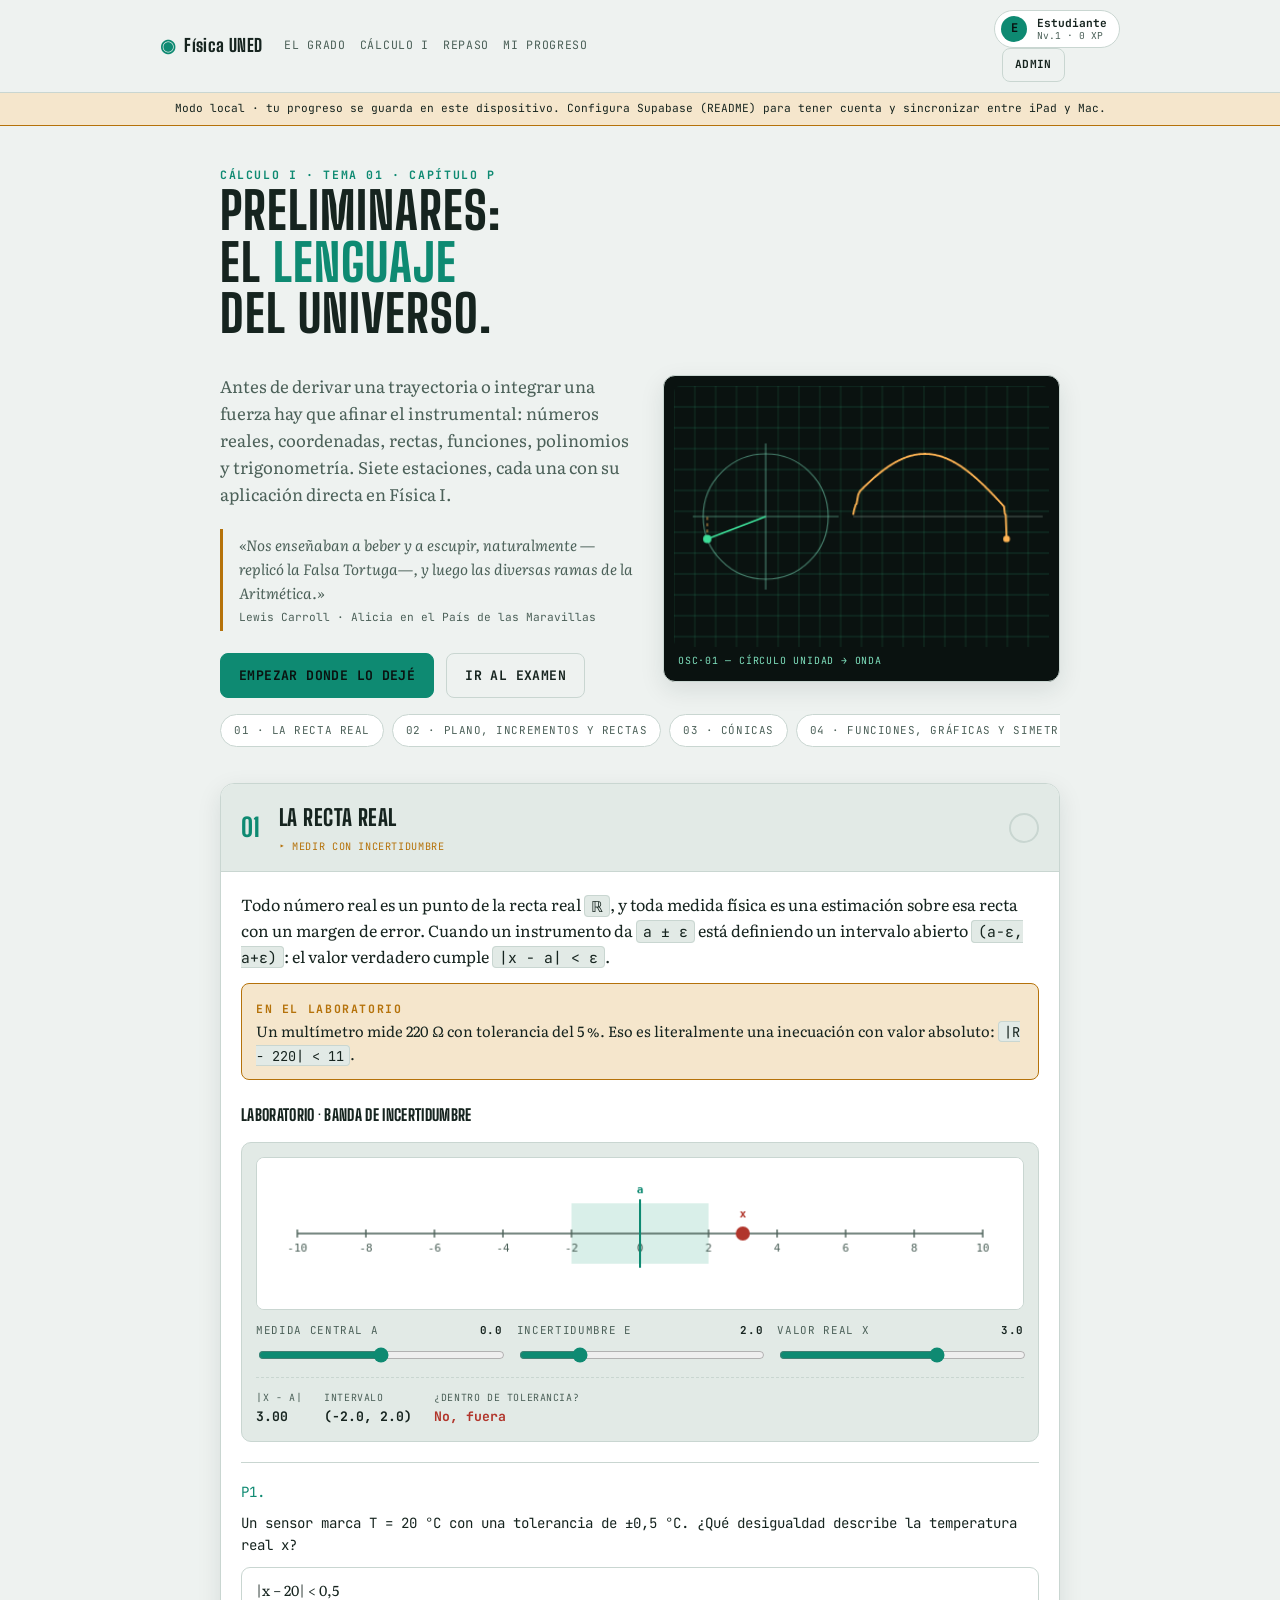
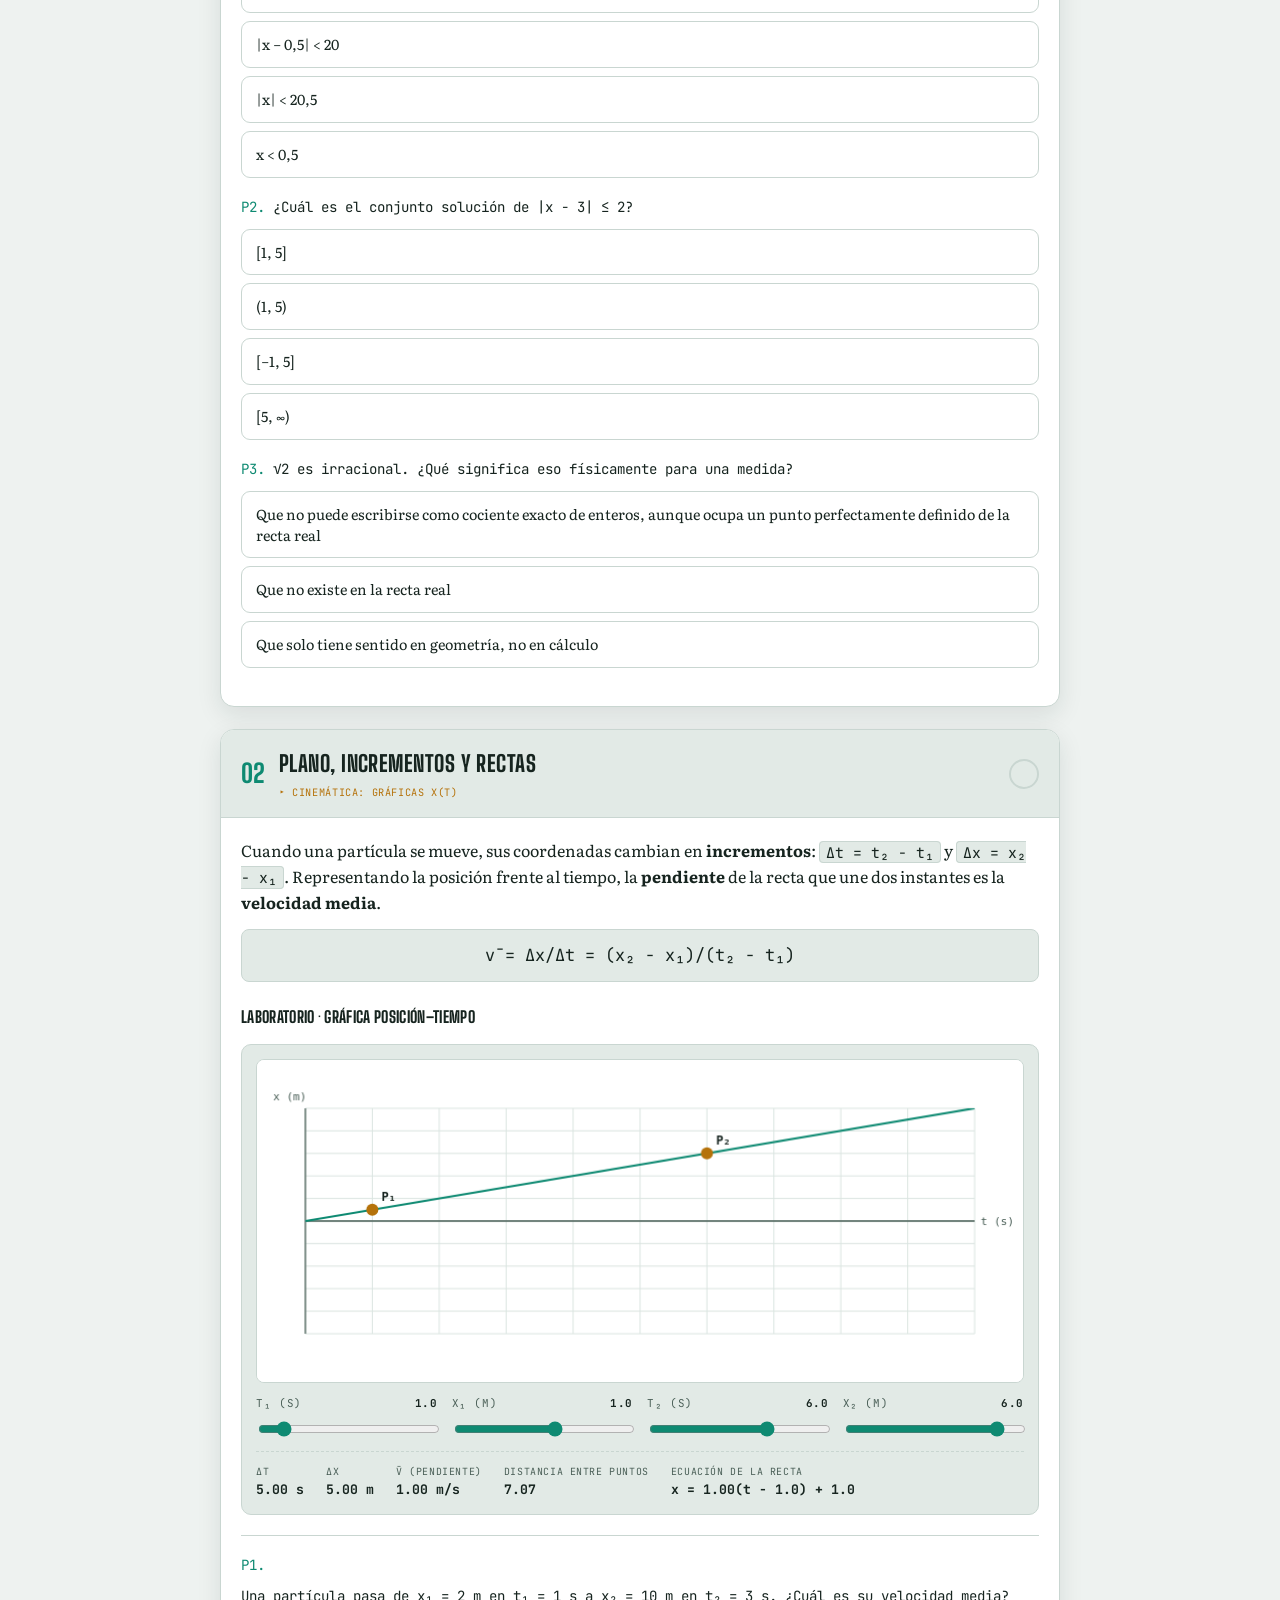
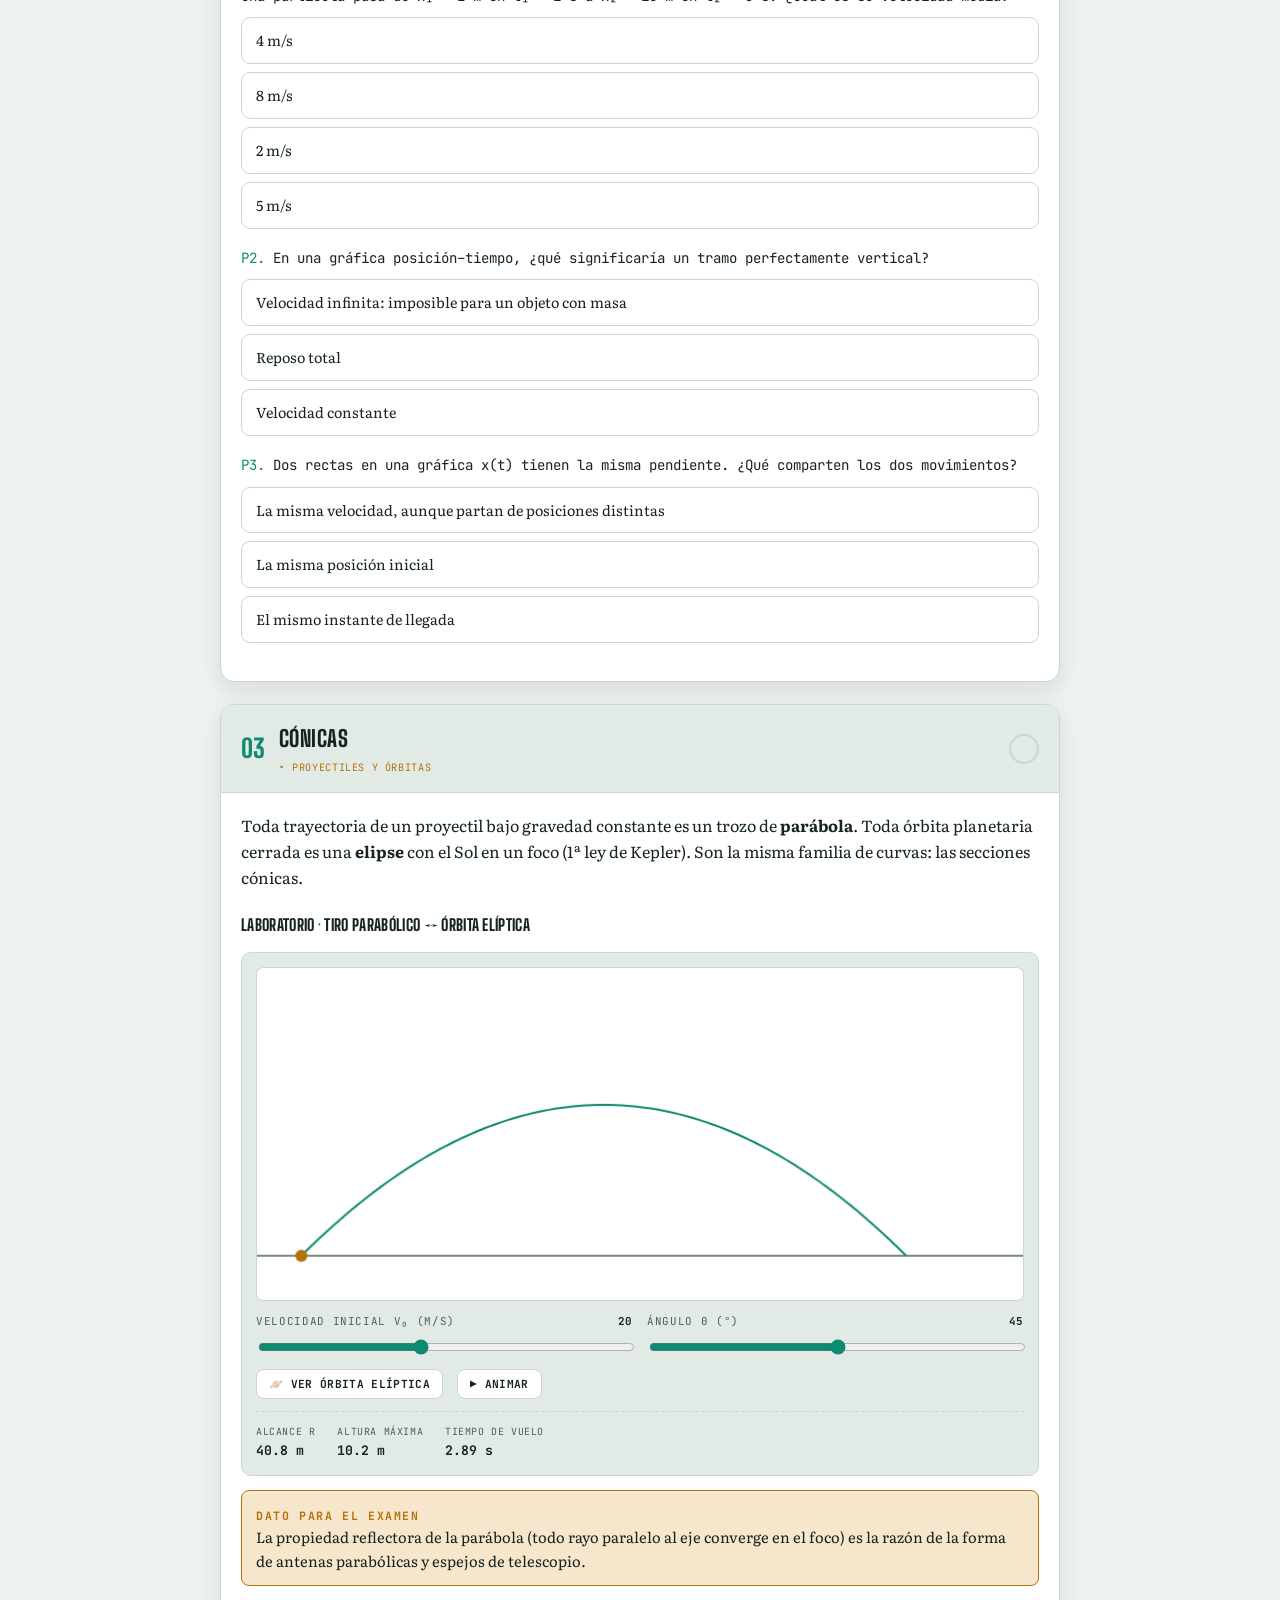
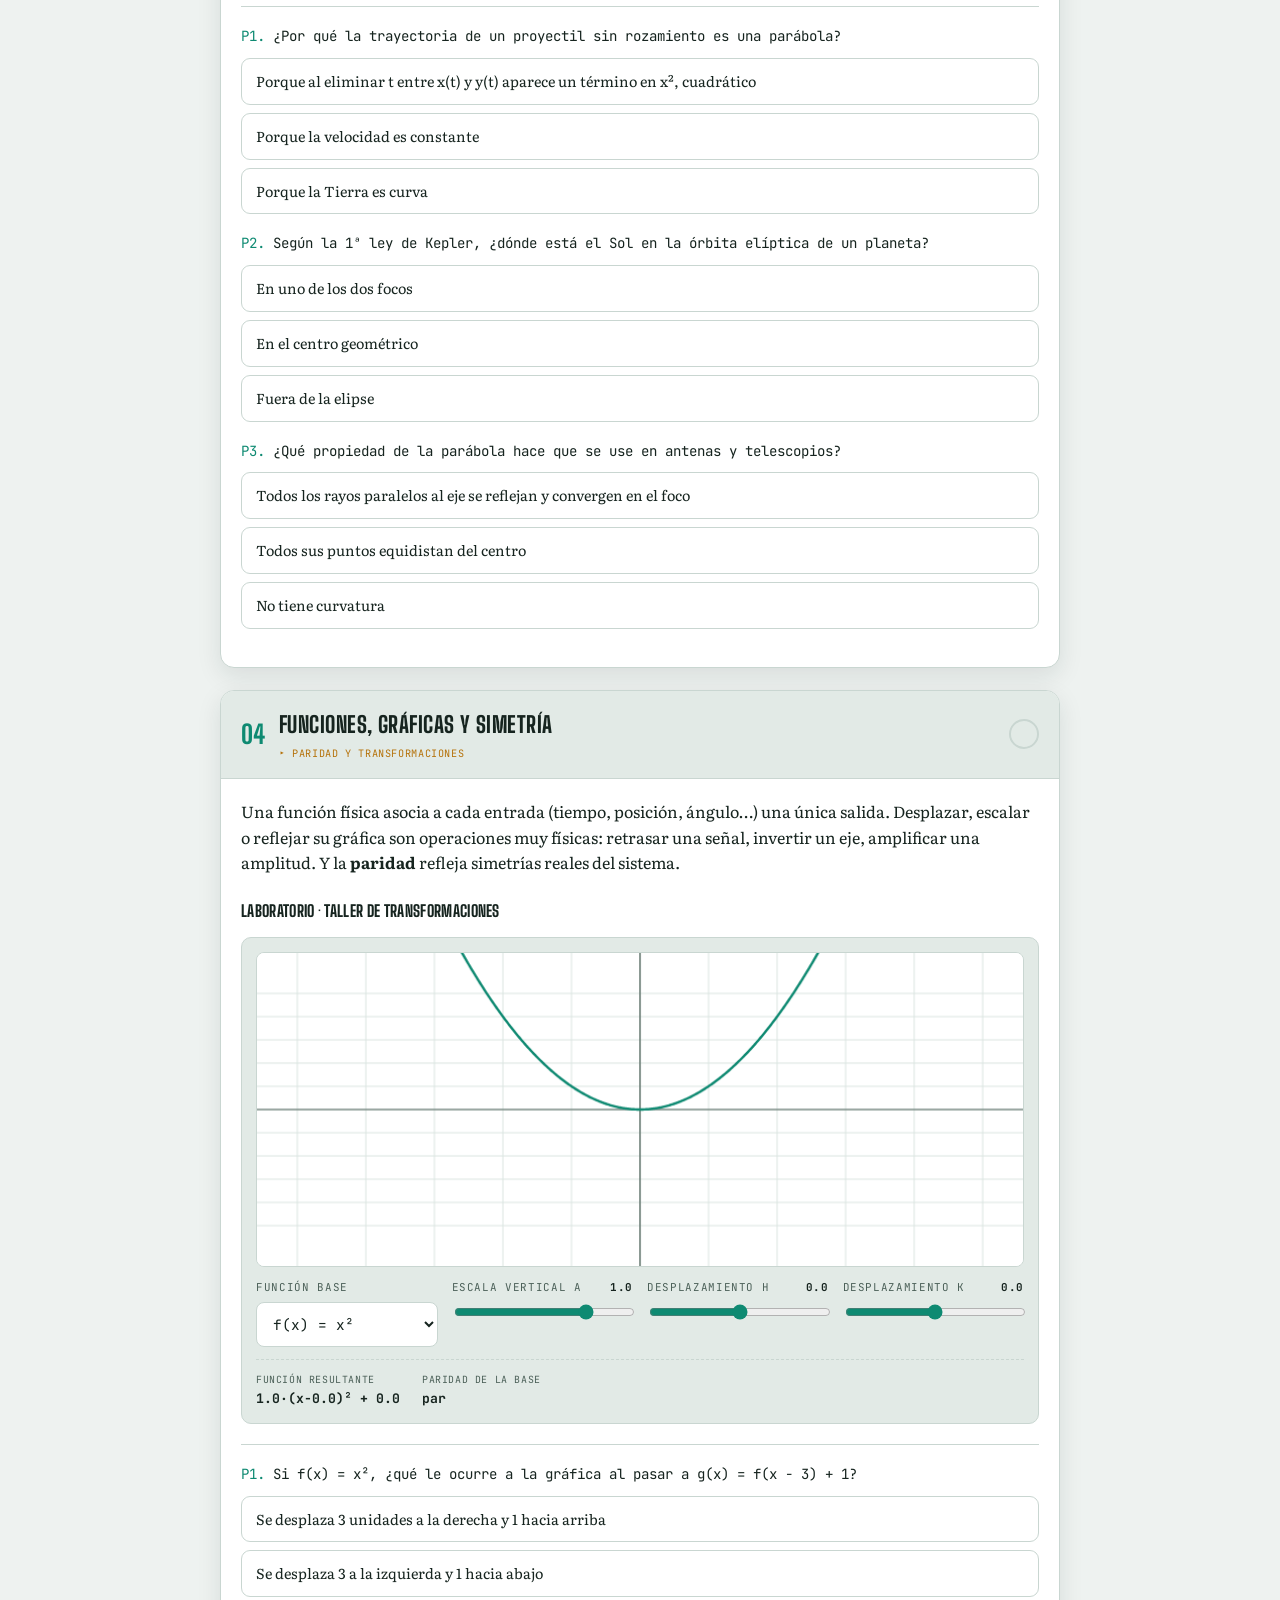
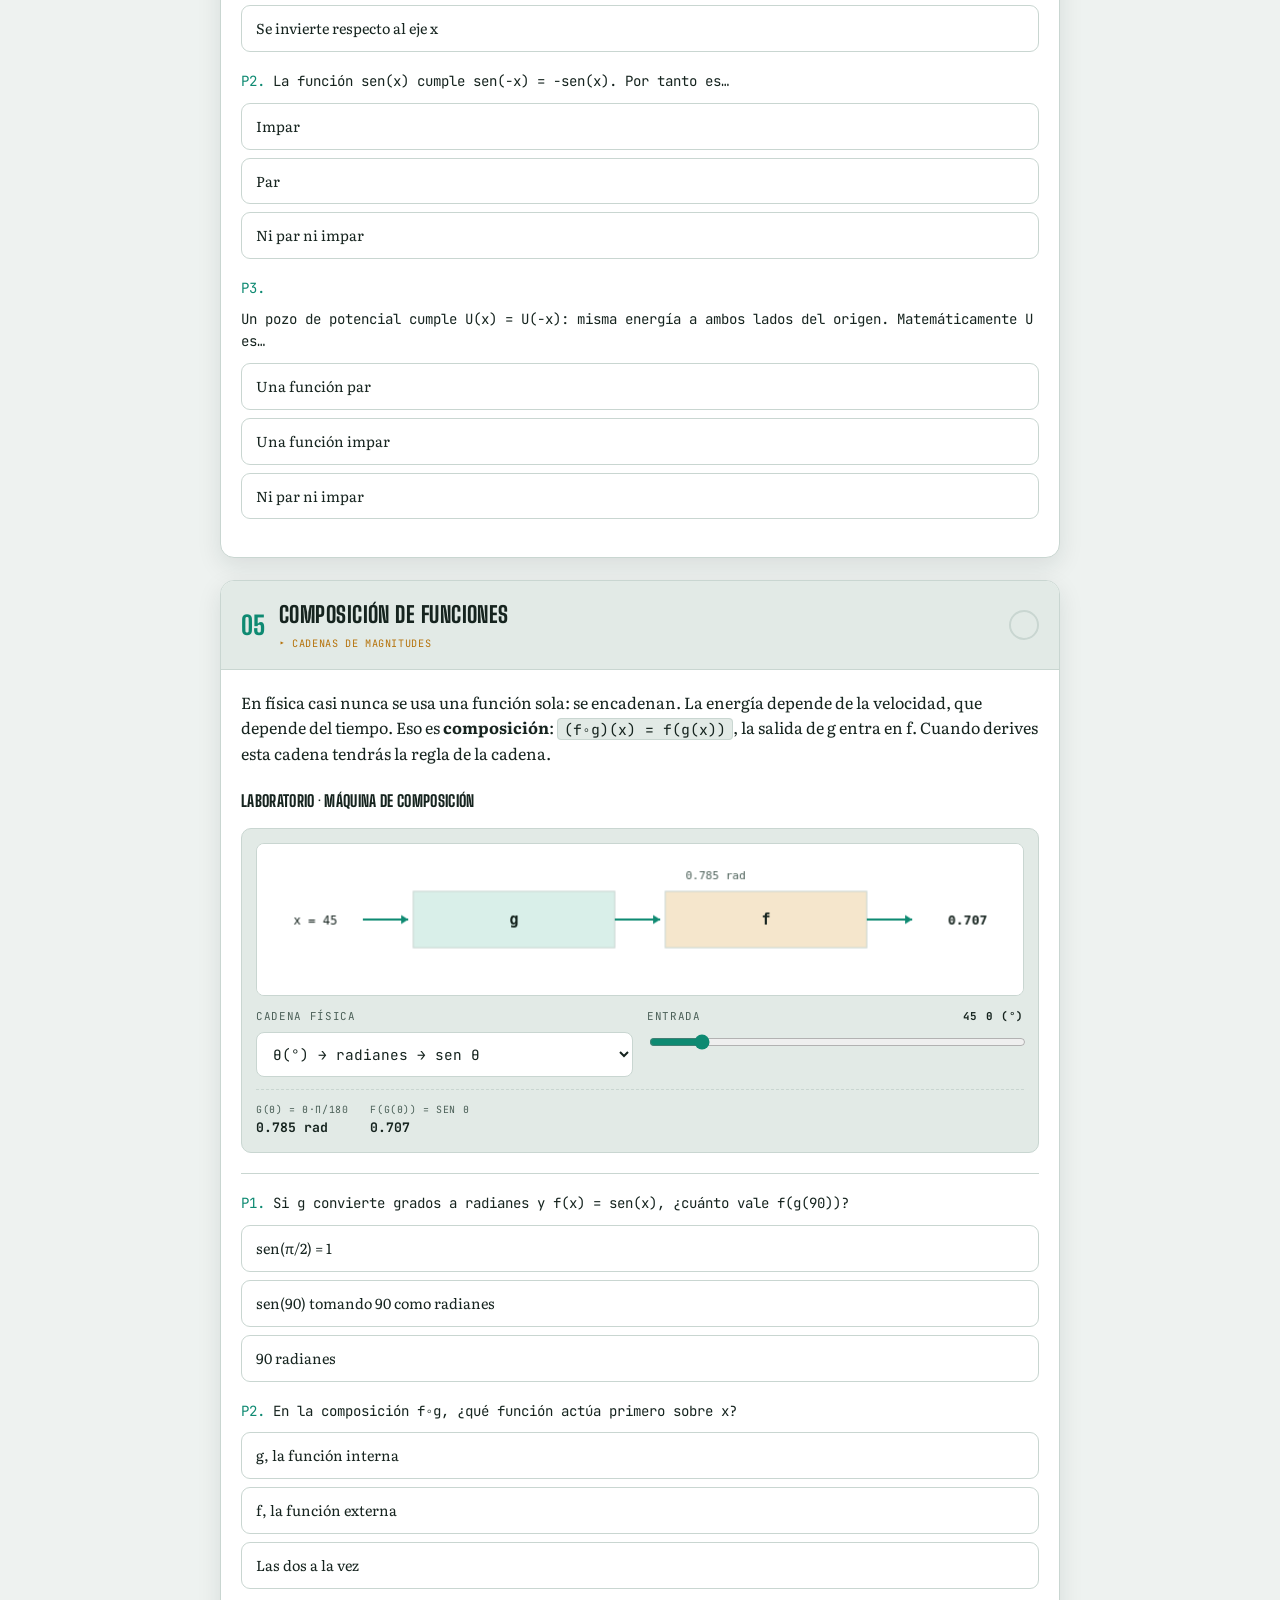
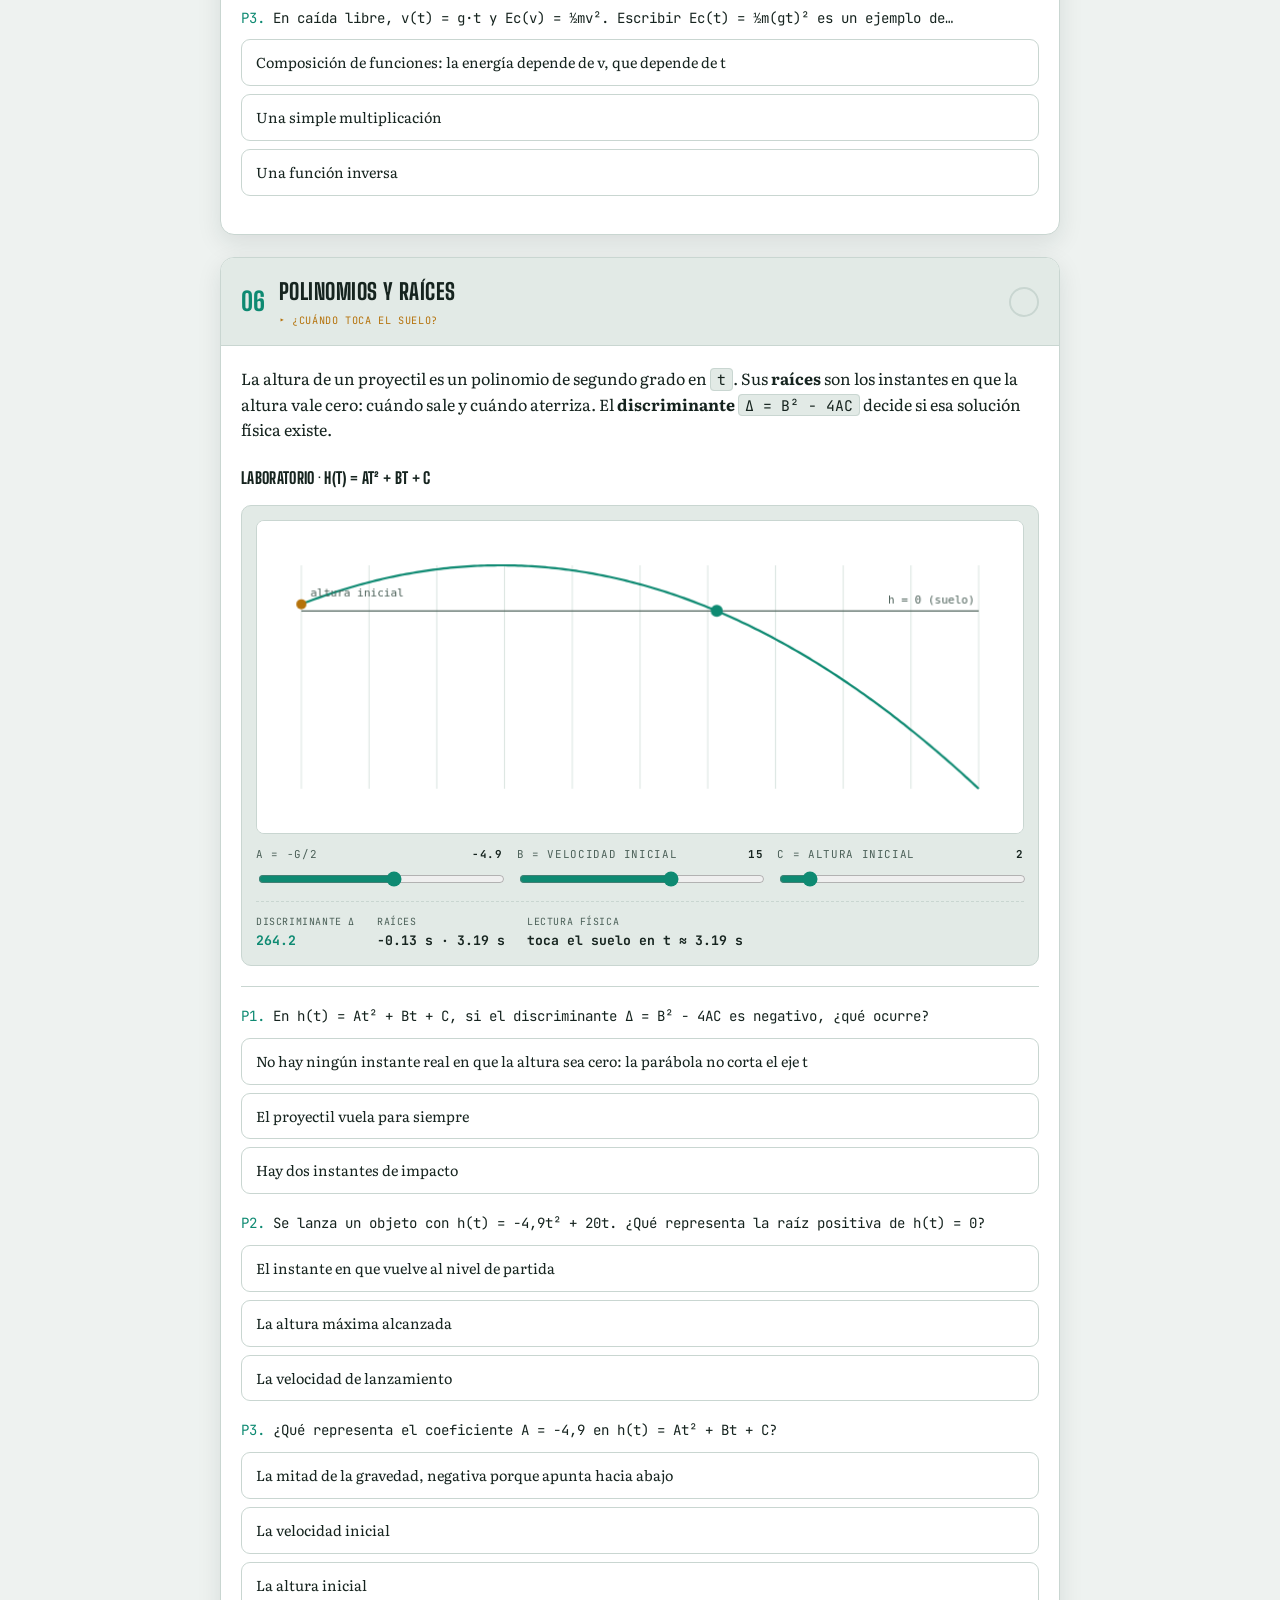
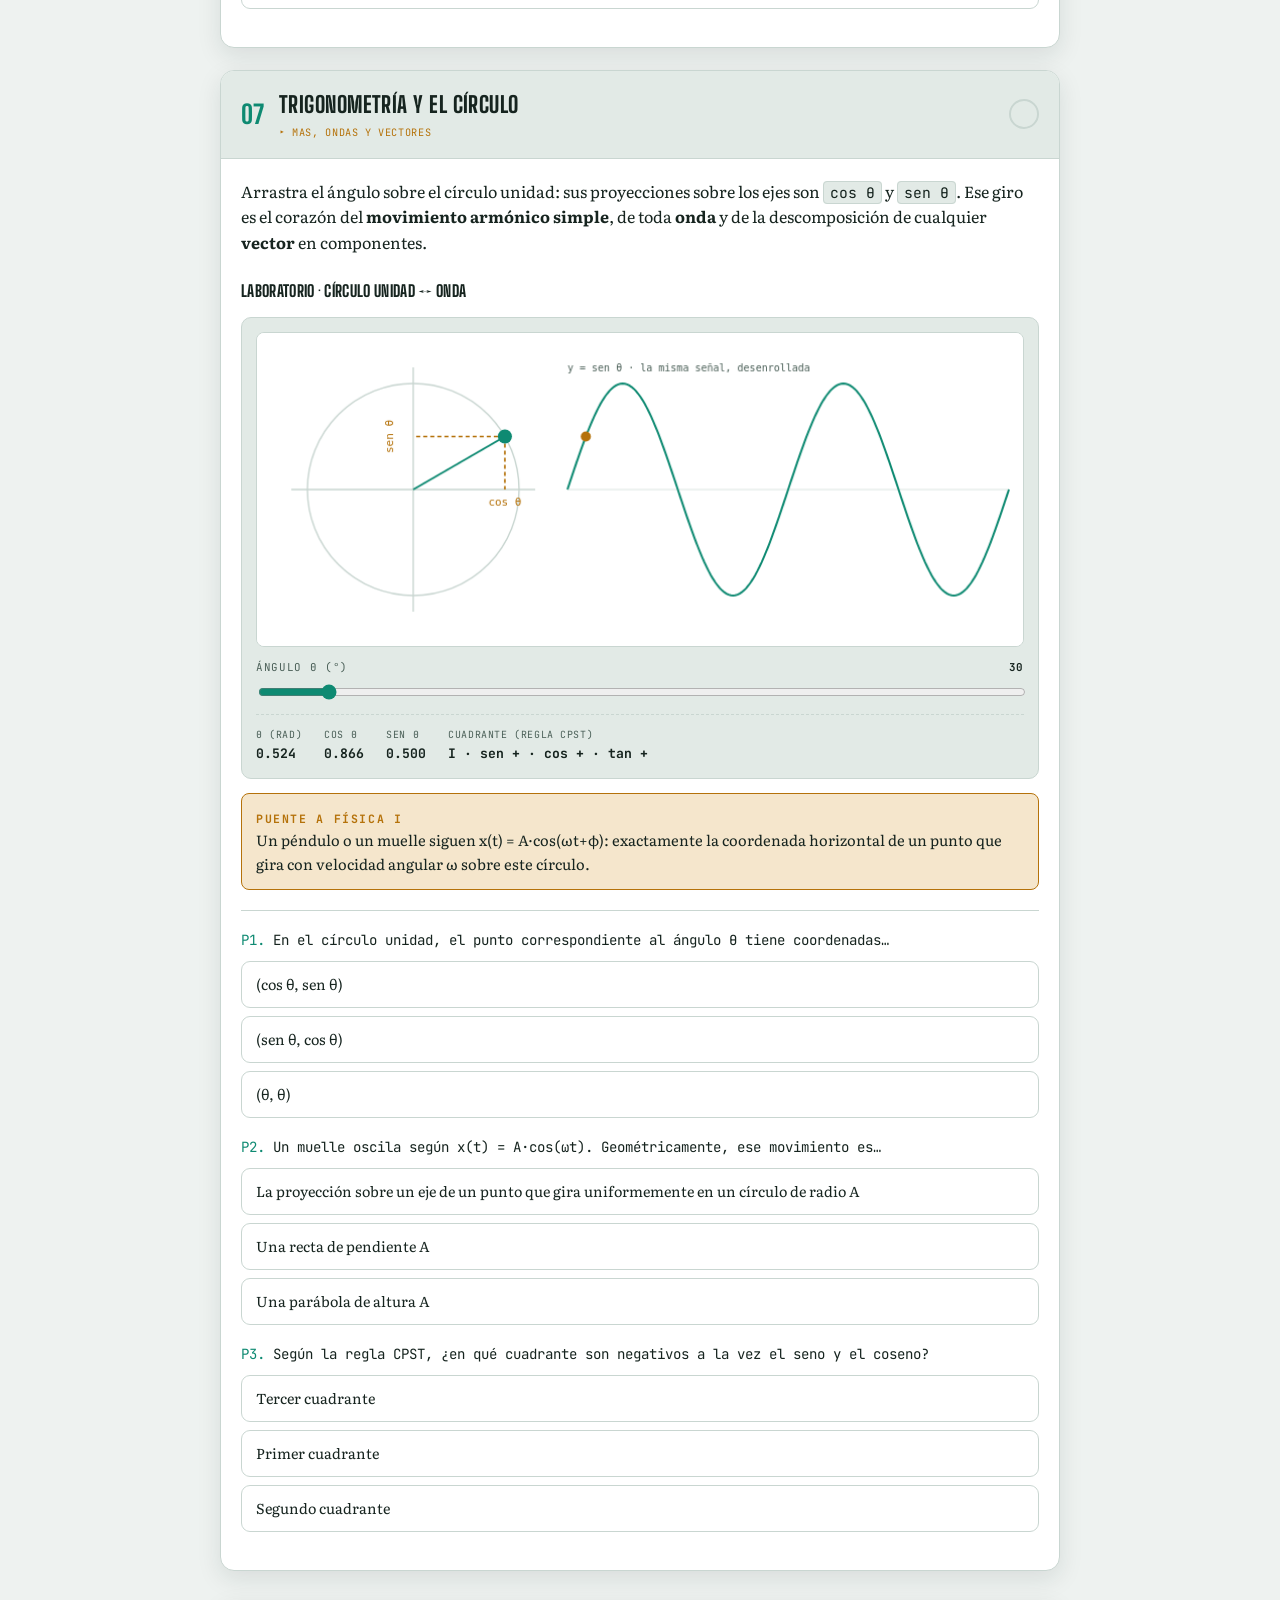
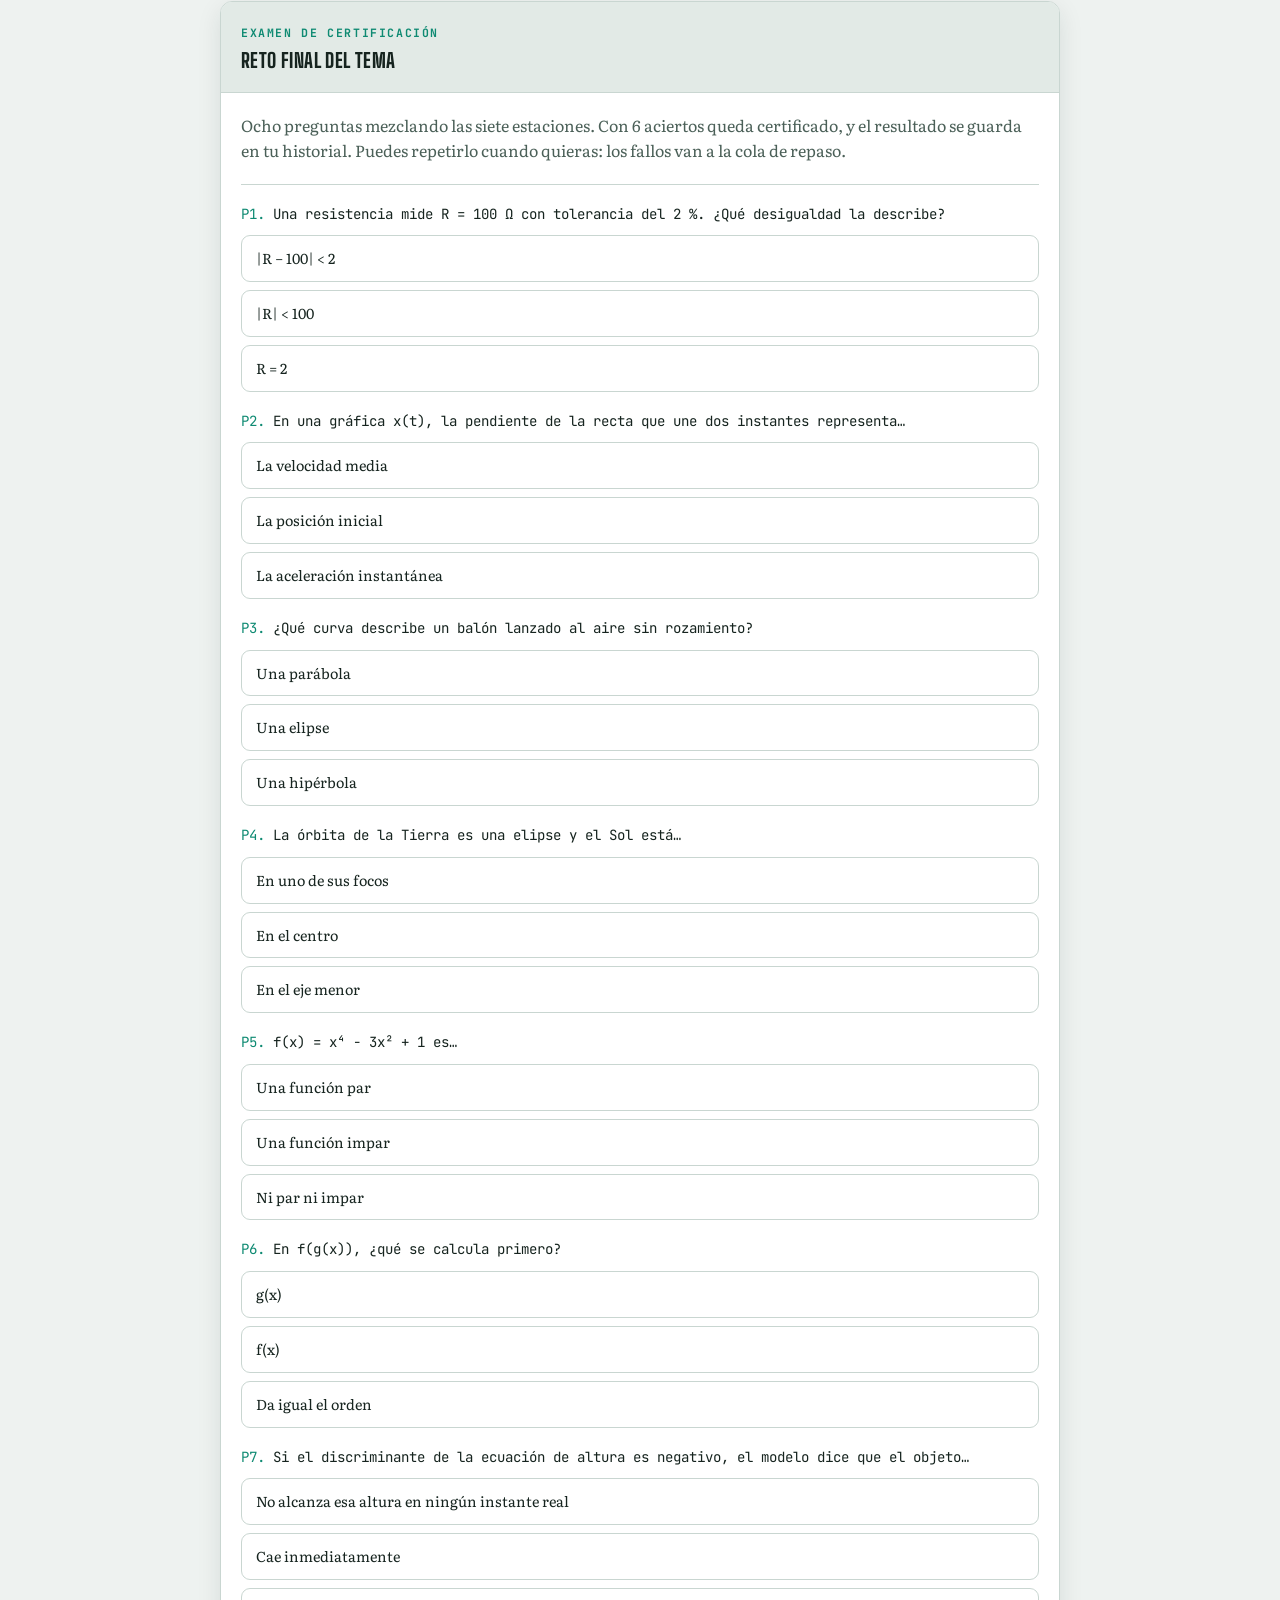
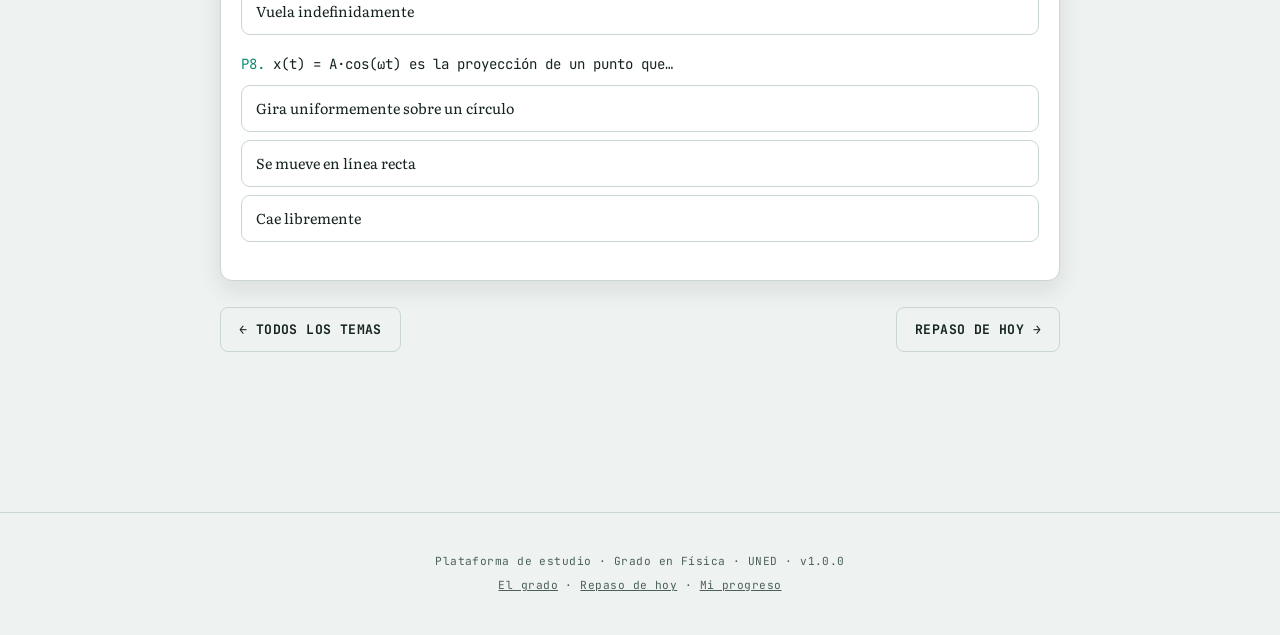
<file: tema-am1-01-preliminares.html>
<!doctype html>
<html lang="es">
<head>
<meta charset="utf-8">
<meta name="viewport" content="width=device-width, initial-scale=1, viewport-fit=cover">
<title>Preliminares · Cálculo I</title>
<meta name="theme-color" content="#0a1210">
<link rel="manifest" href="manifest.webmanifest">
<link rel="icon" href="icon.svg" type="image/svg+xml">
<link rel="apple-touch-icon" href="icon-180.png">
<link rel="preconnect" href="https://fonts.googleapis.com">
<link rel="preconnect" href="https://fonts.gstatic.com" crossorigin>
<link rel="stylesheet" href="https://fonts.googleapis.com/css2?family=Big+Shoulders+Display:wght@600;700;800&family=Literata:ital,wght@0,400;0,500;0,600;1,400&family=JetBrains+Mono:wght@400;500;700&display=swap">
<style>
/* ==========================================================================
   Física UNED — sistema de diseño compartido
   Estética: panel de instrumentación / osciloscopio de laboratorio
   ========================================================================== */

:root{
  --bg:#eef2f0;
  --bg-elev:#ffffff;
  --bg-sunken:#e2eae6;
  --ink:#16241f;
  --ink-dim:#4b6058;
  --accent:#0e8a72;
  --accent-soft:#d9efe9;
  --accent-2:#b5720a;
  --accent-2-soft:#f5e6cc;
  --line:#c9d6d1;
  --grid:#dbe5e1;
  --bad:#b1352b;
  --bad-soft:#f6dcda;
  --good:#0e8a72;
  --shadow:0 8px 24px rgba(20,40,35,0.10);
  --scope-bg:#0a1210;
  --radius:12px;
}
@media (prefers-color-scheme: dark){
  :root:not([data-theme="light"]){
    --bg:#0a1210;
    --bg-elev:#101c19;
    --bg-sunken:#0d1815;
    --ink:#e7f3ee;
    --ink-dim:#93a8a0;
    --accent:#3ddc97;
    --accent-soft:#123227;
    --accent-2:#ffb454;
    --accent-2-soft:#2b2213;
    --line:#1f2f2a;
    --grid:#16211d;
    --bad:#ff8686;
    --bad-soft:#2c1414;
    --good:#3ddc97;
    --shadow:0 8px 28px rgba(0,0,0,0.45);
    --scope-bg:#050b09;
  }
}
:root[data-theme="dark"]{
  --bg:#0a1210;
  --bg-elev:#101c19;
  --bg-sunken:#0d1815;
  --ink:#e7f3ee;
  --ink-dim:#93a8a0;
  --accent:#3ddc97;
  --accent-soft:#123227;
  --accent-2:#ffb454;
  --accent-2-soft:#2b2213;
  --line:#1f2f2a;
  --grid:#16211d;
  --bad:#ff8686;
  --bad-soft:#2c1414;
  --good:#3ddc97;
  --shadow:0 8px 28px rgba(0,0,0,0.45);
  --scope-bg:#050b09;
}

*{ box-sizing:border-box; }
html{ -webkit-text-size-adjust:100%; }
body{
  margin:0;
  background:var(--bg);
  color:var(--ink);
  font-family:'Literata', Georgia, 'Times New Roman', serif;
  line-height:1.6;
  min-height:100vh;
  overscroll-behavior-y:none;
}
img{ max-width:100%; }
[hidden]{ display:none !important; }
::selection{ background:var(--accent); color:var(--bg-elev); }

h1,h2,h3,.display{
  font-family:'Big Shoulders Display', 'Arial Narrow', sans-serif;
  text-transform:uppercase;
  letter-spacing:0.02em;
  text-wrap:balance;
  font-weight:800;
  margin:0;
}
p{ margin:0 0 14px; }
a{ color:var(--accent); }
.mono{ font-family:'JetBrains Mono', ui-monospace, monospace; }
code, .formula{
  font-family:'JetBrains Mono', ui-monospace, monospace;
  background:var(--bg-sunken);
  border:1px solid var(--line);
  border-radius:4px;
  padding:0.05em 0.4em;
  font-size:0.92em;
  font-variant-numeric:tabular-nums;
}
.eyebrow{
  font-family:'JetBrains Mono', monospace;
  text-transform:uppercase;
  letter-spacing:0.14em;
  font-size:0.72rem;
  color:var(--accent);
  font-weight:700;
}
.muted{ color:var(--ink-dim); }
.center{ text-align:center; }

/* ===== Contenedores ===== */
.wrap{ max-width:1000px; margin:0 auto; padding:0 20px 100px; }
.wrap.narrow{ max-width:880px; }
.wrap.tight{ max-width:520px; }
section + section{ margin-top:38px; }

/* ===== Barra superior compartida ===== */
.appbar{
  position:sticky; top:0; z-index:60;
  background:color-mix(in srgb, var(--bg) 90%, transparent);
  backdrop-filter:blur(10px);
  border-bottom:1px solid var(--line);
}
.appbar-inner{
  max-width:1000px; margin:0 auto; padding:10px 20px;
  display:flex; align-items:center; gap:16px;
}
.brand{
  font-family:'Big Shoulders Display',sans-serif; font-weight:800; font-size:1.1rem;
  letter-spacing:0.02em; white-space:nowrap; text-decoration:none; color:var(--ink);
  display:flex; align-items:center; gap:8px;
}
.brand .spark{ color:var(--accent); }
.appbar nav{ display:flex; gap:14px; align-items:center; margin-left:6px; }
.appbar nav a{
  font-family:'JetBrains Mono',monospace; font-size:0.72rem; text-transform:uppercase;
  letter-spacing:0.06em; text-decoration:none; color:var(--ink-dim); padding:4px 0;
  border-bottom:2px solid transparent;
}
.appbar nav a:hover{ color:var(--ink); }
.appbar nav a[aria-current="page"]{ color:var(--accent); border-bottom-color:var(--accent); }
.appbar .spacer{ margin-left:auto; }

.userchip{
  display:flex; align-items:center; gap:10px; text-decoration:none; color:var(--ink);
  border:1px solid var(--line); border-radius:22px; padding:5px 12px 5px 6px; background:var(--bg-elev);
}
.userchip .avatar{
  width:26px; height:26px; border-radius:50%; background:var(--accent); color:var(--scope-bg);
  display:flex; align-items:center; justify-content:center; font-family:'JetBrains Mono',monospace;
  font-weight:700; font-size:0.75rem; flex:none;
}
.userchip .meta{ display:flex; flex-direction:column; line-height:1.15; }
.userchip .meta .n{ font-family:'JetBrains Mono',monospace; font-size:0.7rem; font-weight:700; }
.userchip .meta .x{ font-family:'JetBrains Mono',monospace; font-size:0.6rem; color:var(--ink-dim); }
@media (max-width:640px){
  .appbar nav{ display:none; }
  .userchip .meta{ display:none; }
}

/* ===== Botones ===== */
.btn{
  font-family:'JetBrains Mono',monospace; font-weight:700; font-size:0.82rem;
  letter-spacing:0.03em; text-transform:uppercase; border-radius:8px; border:1px solid var(--line);
  padding:11px 18px; cursor:pointer; background:var(--bg-elev); color:var(--ink);
  transition:transform .15s ease, border-color .15s ease; text-decoration:none; display:inline-block;
  text-align:center;
}
.btn:hover{ transform:translateY(-1px); border-color:var(--accent); }
.btn:active{ transform:translateY(0); }
.btn.primary{ background:var(--accent); color:var(--scope-bg); border-color:var(--accent); }
.btn.ghost{ background:transparent; }
.btn.danger{ color:var(--bad); border-color:var(--bad); }
.btn.small{ padding:7px 12px; font-size:0.7rem; }
.btn:disabled{ opacity:0.45; cursor:not-allowed; transform:none; }
.btn-row{ display:flex; gap:12px; flex-wrap:wrap; }

/* ===== Formularios ===== */
.field{ display:flex; flex-direction:column; gap:6px; }
label{
  font-family:'JetBrains Mono',monospace; font-size:0.68rem; text-transform:uppercase;
  letter-spacing:0.06em; color:var(--ink-dim); display:flex; justify-content:space-between;
}
label b{ color:var(--ink); font-variant-numeric:tabular-nums; }
input[type=email], input[type=password], input[type=text], select, textarea{
  font-family:'JetBrains Mono',monospace; background:var(--bg-elev); color:var(--ink);
  border:1px solid var(--line); border-radius:8px; padding:11px 12px; font-size:0.9rem; width:100%;
}
input:focus-visible, select:focus-visible, button:focus-visible, a:focus-visible{
  outline:2px solid var(--accent); outline-offset:2px;
}
input[type=range]{ width:100%; accent-color:var(--accent); }

/* ===== Tarjetas / paneles ===== */
.card{
  background:var(--bg-elev); border:1px solid var(--line); border-radius:var(--radius);
  padding:20px; box-shadow:var(--shadow);
}
.panel{
  background:var(--bg-elev); border:1px solid var(--line); border-radius:var(--radius);
  overflow:hidden; box-shadow:var(--shadow);
}
.panel-head{
  display:flex; align-items:center; gap:14px; padding:16px 20px;
  border-bottom:1px solid var(--line); background:var(--bg-sunken);
}
.panel-head h2{ font-size:1.25rem; }
.panel-body{ padding:20px; }

.callout{
  background:var(--accent-2-soft); border:1px solid var(--accent-2); border-radius:8px;
  padding:12px 14px; font-size:0.92rem; margin:14px 0;
}
.callout .eyebrow{ color:var(--accent-2); }
.notice{
  background:var(--accent-soft); border:1px solid var(--accent); border-radius:8px;
  padding:12px 14px; font-size:0.9rem; color:var(--ink);
}
.notice.error{ background:var(--bad-soft); border-color:var(--bad); }

/* ===== Barras de progreso ===== */
.bar-track{ height:8px; border-radius:5px; background:var(--bg-sunken); border:1px solid var(--line); overflow:hidden; }
.bar-fill{ height:100%; background:linear-gradient(90deg, var(--accent), var(--accent-2)); width:0%; transition:width .5s ease; }

.ring{ position:relative; flex:none; }
.ring svg{ transform:rotate(-90deg); display:block; }
.ring .ring-label{
  position:absolute; inset:0; display:flex; align-items:center; justify-content:center;
  font-family:'JetBrains Mono',monospace; font-weight:700; font-size:0.9rem;
}

/* ===== Estadísticas ===== */
.stat-row{ display:flex; flex-wrap:wrap; gap:10px 28px; }
.stat{ font-family:'JetBrains Mono',monospace; }
.stat .k{ display:block; font-size:0.63rem; text-transform:uppercase; letter-spacing:0.08em; color:var(--ink-dim); }
.stat .v{ font-size:1.15rem; font-weight:700; font-variant-numeric:tabular-nums; }
.stat .v.good{ color:var(--good); }
.stat .v.bad{ color:var(--bad); }
.stat .v.warn{ color:var(--accent-2); }

/* ===== Tablas ===== */
.table-scroll{ overflow-x:auto; }
table{ width:100%; border-collapse:collapse; font-size:0.86rem; }
th{
  font-family:'JetBrains Mono',monospace; font-size:0.64rem; text-transform:uppercase;
  letter-spacing:0.07em; color:var(--ink-dim); text-align:left; padding:10px 12px;
  border-bottom:1px solid var(--line); white-space:nowrap; font-weight:700;
}
td{ padding:11px 12px; border-bottom:1px solid var(--line); vertical-align:middle; }
tbody tr:hover{ background:var(--bg-sunken); }
td.num{ font-family:'JetBrains Mono',monospace; font-variant-numeric:tabular-nums; }

.pill{
  font-family:'JetBrains Mono',monospace; font-size:0.62rem; text-transform:uppercase;
  letter-spacing:0.06em; padding:3px 9px; border-radius:20px; white-space:nowrap;
  background:var(--bg-sunken); color:var(--ink-dim); display:inline-block;
}
.pill.on{ background:var(--accent-soft); color:var(--good); }
.pill.warn{ background:var(--accent-2-soft); color:var(--accent-2); }
.pill.off{ background:var(--bad-soft); color:var(--bad); }

/* ===== Estado de carga / vacío ===== */
.skeleton{
  background:linear-gradient(90deg, var(--bg-sunken), var(--bg-elev), var(--bg-sunken));
  background-size:200% 100%; animation:shimmer 1.4s infinite; border-radius:6px; height:14px;
}
@keyframes shimmer{ 0%{background-position:200% 0} 100%{background-position:-200% 0} }
.empty{
  padding:34px 20px; text-align:center; color:var(--ink-dim);
  font-family:'JetBrains Mono',monospace; font-size:0.8rem;
}

/* ===== Pie ===== */
footer.appfoot{
  text-align:center; padding:40px 20px; color:var(--ink-dim);
  font-family:'JetBrains Mono',monospace; font-size:0.7rem; letter-spacing:0.04em;
  border-top:1px solid var(--line); margin-top:60px;
}
footer.appfoot a{ color:var(--ink-dim); }

/* ===== Aviso de modo local ===== */
.localbanner{
  background:var(--accent-2-soft); border-bottom:1px solid var(--accent-2);
  font-family:'JetBrains Mono',monospace; font-size:0.7rem; text-align:center;
  padding:7px 16px; color:var(--ink);
}

@media (prefers-reduced-motion: reduce){
  *{ transition:none !important; animation:none !important; scroll-behavior:auto !important; }
}

</style>
<style>
/* ==========================================================================
   Estilos de las estaciones de estudio, laboratorios interactivos y tests
   ========================================================================== */

/* ===== Preguntas ===== */
.quiz{ margin-top:20px; border-top:1px solid var(--line); padding-top:18px; }
.quiz-item{ margin-bottom:18px; }
.quiz-item .q{
  font-family:'JetBrains Mono',monospace; font-size:0.88rem; margin-bottom:10px;
  display:flex; gap:8px; align-items:baseline; flex-wrap:wrap;
}
.quiz-item .q .idx{ color:var(--accent); flex:none; }
.opts{ display:grid; gap:8px; }
.opt{
  text-align:left; border:1px solid var(--line); background:var(--bg-elev); color:var(--ink);
  border-radius:9px; padding:12px 14px; cursor:pointer; font-size:0.9rem;
  font-family:'Literata',serif; line-height:1.45; min-height:46px;
  transition:border-color .15s ease, background .15s ease;
}
.opt:hover:not(:disabled){ border-color:var(--accent); }
.opt.correct{ border-color:var(--good); background:var(--accent-soft); }
.opt.wrong{ border-color:var(--bad); background:var(--bad-soft); }
.opt:disabled{ cursor:default; }
.explain{
  font-size:0.85rem; color:var(--ink-dim); margin-top:9px; padding:10px 12px;
  background:var(--bg-sunken); border-radius:8px; border-left:3px solid var(--accent); display:none;
}
.explain.show{ display:block; }
.review-note{
  margin-top:7px; font-family:'JetBrains Mono',monospace; font-size:0.68rem;
  color:var(--accent); letter-spacing:0.02em;
}
.xp-pop{
  font-family:'JetBrains Mono',monospace; font-size:0.7rem; color:var(--good);
  font-weight:700; margin-left:8px;
}

/* ===== Resultado de examen ===== */
.exam-result{
  margin-top:20px; padding:26px 20px; border-radius:12px; text-align:center;
  border:1px solid var(--accent); background:var(--accent-soft);
}
.exam-result.again{ border-color:var(--accent-2); background:var(--accent-2-soft); }
.exam-ring{
  width:74px; height:74px; border-radius:50%; margin:0 auto 12px; display:flex;
  align-items:center; justify-content:center; font-size:2rem; background:var(--bg-elev);
  border:2px solid var(--accent);
}
.exam-result.again .exam-ring{ border-color:var(--accent-2); }
.exam-result h3{ font-size:1.4rem; }
.exam-result p{ margin:8px auto 0; max-width:52ch; color:var(--ink-dim); font-size:0.92rem; }

/* ===== Estaciones del tema ===== */
.station{
  background:var(--bg-elev); border:1px solid var(--line); border-radius:14px;
  margin-top:22px; overflow:hidden; box-shadow:var(--shadow); scroll-margin-top:90px;
}
.station-head{
  display:flex; align-items:center; gap:14px; padding:16px 20px;
  border-bottom:1px solid var(--line); background:var(--bg-sunken);
}
.station-num{
  font-family:'Big Shoulders Display',sans-serif; font-weight:800; font-size:1.6rem;
  color:var(--accent); min-width:2ch;
}
.station-head .titles{ flex:1; min-width:0; }
.station-head h2{ font-size:1.4rem; }
.station-head .tag{
  font-family:'JetBrains Mono',monospace; font-size:0.64rem; letter-spacing:0.06em;
  text-transform:uppercase; color:var(--accent-2); margin-top:3px; display:block;
}
.check{
  width:30px; height:30px; border-radius:50%; border:2px solid var(--line); flex:none;
  display:flex; align-items:center; justify-content:center; font-size:0.9rem; color:transparent;
  transition:all .2s ease;
}
.check.done{ border-color:var(--good); background:var(--accent-soft); color:var(--good); }
.station-body{ padding:20px; }
.station-body h3{ font-size:1rem; margin:22px 0 10px; }
.formula-block{
  display:block; text-align:center; font-size:1.05rem; padding:12px;
  margin:12px 0; background:var(--bg-sunken); border:1px solid var(--line); border-radius:8px;
  font-family:'JetBrains Mono',monospace; overflow-x:auto;
}

/* ===== Laboratorios interactivos ===== */
.widget{
  background:var(--bg-sunken); border:1px solid var(--line); border-radius:10px;
  padding:14px; margin:14px 0 6px;
}
.widget canvas{
  display:block; width:100%; touch-action:none; background:var(--bg-elev);
  border-radius:8px; border:1px solid var(--line);
}
.controls{ display:flex; flex-wrap:wrap; gap:14px; margin-top:12px; }
.controls .field{ min-width:150px; flex:1; }
.readout{
  display:flex; flex-wrap:wrap; gap:10px 22px; margin-top:12px;
  padding-top:12px; border-top:1px dashed var(--line);
}
.readout div{ font-family:'JetBrains Mono',monospace; font-size:0.82rem; }
.readout .k{ color:var(--ink-dim); display:block; font-size:0.62rem; text-transform:uppercase; letter-spacing:0.06em; }
.readout .v{ font-weight:700; font-variant-numeric:tabular-nums; }
.readout .v.good{ color:var(--good); }
.readout .v.bad{ color:var(--bad); }

/* ===== Navegación entre estaciones ===== */
.stationnav{ display:flex; gap:8px; overflow-x:auto; padding:16px 0 6px; -webkit-overflow-scrolling:touch; }
.stationnav a{
  flex:none; text-decoration:none; color:var(--ink-dim); font-family:'JetBrains Mono',monospace;
  font-size:0.68rem; letter-spacing:0.05em; text-transform:uppercase; border:1px solid var(--line);
  border-radius:20px; padding:7px 13px; white-space:nowrap; background:var(--bg-elev);
}
.stationnav a.done{ color:var(--accent); border-color:var(--accent); }

/* ===== Osciloscopio de cabecera ===== */
.scope{
  background:var(--scope-bg); border-radius:12px; border:1px solid var(--line);
  box-shadow:var(--shadow); padding:10px;
}
.scope canvas{ display:block; width:100%; border-radius:6px; }
.scope .caption{
  font-family:'JetBrains Mono',monospace; font-size:0.62rem; color:#7fe0bd;
  letter-spacing:0.08em; padding:6px 4px 2px; text-transform:uppercase;
}

/* ===== Cabecera del tema ===== */
.tema-hero{ padding:34px 0 8px; }
.tema-hero h1{ font-size:clamp(2rem,6vw,3.2rem); line-height:1; }
.tema-hero h1 em{ font-style:normal; color:var(--accent); }
.tema-hero .lead{ color:var(--ink-dim); font-size:1.05rem; max-width:56ch; margin-top:14px; }
.hero-grid{ display:grid; grid-template-columns:1.05fr 1fr; gap:26px; align-items:center; margin-top:20px; }
@media (max-width:760px){ .hero-grid{ grid-template-columns:1fr; } }
.quote{
  font-style:italic; color:var(--ink-dim); border-left:3px solid var(--accent-2);
  padding:4px 0 4px 16px; margin:22px 0 0; font-size:0.93rem; max-width:58ch;
}
.quote cite{
  display:block; font-style:normal; font-family:'JetBrains Mono',monospace;
  font-size:0.7rem; margin-top:4px;
}

</style>
<!-- Diagnóstico de arranque: avisa en pantalla si faltan archivos en el servidor -->
<script>
(function () {
  var fallos = [];
  window.addEventListener('error', function (e) {
    var t = e.target;
    if (t && (t.tagName === 'SCRIPT' || t.tagName === 'LINK')) {
      var url = t.src || t.href || '';
      if (url && url.indexOf('fonts.googleapis') === -1 && fallos.indexOf(url) === -1) fallos.push(url);
    }
  }, true);
  window.addEventListener('DOMContentLoaded', function () {
    setTimeout(function () {
      if (window.__appLista) return;
      var lista = fallos.length
        ? '<ul style="margin:8px 0 0 18px;padding:0">' + fallos.map(function (f) {
            return '<li style="margin:3px 0;font-family:ui-monospace,monospace;font-size:13px">' +
                   f.replace(location.origin, '') + '</li>';
          }).join('') + '</ul>'
        : '';
      var aviso = document.createElement('div');
      aviso.setAttribute('role', 'alert');
      aviso.style.cssText = 'position:fixed;left:0;right:0;bottom:0;z-index:99999;background:#2c1414;' +
        'color:#ffe4e4;border-top:2px solid #ff8686;padding:16px 20px;max-height:60vh;overflow:auto;' +
        'font:14px/1.55 -apple-system,BlinkMacSystemFont,"Segoe UI",Roboto,sans-serif';
      aviso.innerHTML = '<b>La aplicación no ha arrancado.</b> Faltan archivos en el servidor' +
        (fallos.length ? ':' : '. Comprueba que las carpetas <b>assets/</b>, <b>temas/</b> e <b>icons/</b> ' +
         'estén subidas junto a los .html.') + lista +
        '<div style="margin-top:10px;opacity:.85">Sube la carpeta completa (con sus subcarpetas) y recarga.</div>';
      document.body.appendChild(aviso);
    }, 8000);
  });
})();
</script>
</head>
<body>

<main class="wrap narrow">

  <section class="tema-hero">
    <span class="eyebrow">Cálculo I · Tema 01 · Capítulo P</span>
    <h1>Preliminares:<br>el <em>lenguaje</em><br>del universo.</h1>
    <div class="hero-grid">
      <div>
        <p class="lead">Antes de derivar una trayectoria o integrar una fuerza hay que afinar el instrumental: números reales, coordenadas, rectas, funciones, polinomios y trigonometría. Siete estaciones, cada una con su aplicación directa en Física I.</p>
        <div class="quote">«Nos enseñaban a beber y a escupir, naturalmente —replicó la Falsa Tortuga—, y luego las diversas ramas de la Aritmética.»
          <cite>Lewis Carroll · Alicia en el País de las Maravillas</cite>
        </div>
        <div class="btn-row" style="margin-top:22px">
          <button class="btn primary" id="btnEmpezar">Empezar donde lo dejé</button>
          <a class="btn ghost" href="#examen">Ir al examen</a>
        </div>
      </div>
      <div class="scope">
        <canvas id="heroCanvas" width="360" height="250"></canvas>
        <div class="caption">osc·01 — círculo unidad → onda</div>
      </div>
    </div>
    <nav class="stationnav" id="stationNav"></nav>
  </section>

  <!-- ===================== ESTACIÓN 1 ===================== -->
  <section class="station" id="s1" data-est="s1">
    <div class="station-head">
      <div class="station-num">01</div>
      <div class="titles"><h2>La recta real</h2><span class="tag">▸ Medir con incertidumbre</span></div>
      <div class="check" data-check="s1">✓</div>
    </div>
    <div class="station-body">
      <p>Todo número real es un punto de la recta real <span class="formula">ℝ</span>, y toda medida física es una estimación sobre esa recta con un margen de error. Cuando un instrumento da <span class="formula">a ± ε</span> está definiendo un intervalo abierto <span class="formula">(a−ε, a+ε)</span>: el valor verdadero cumple <span class="formula">|x − a| &lt; ε</span>.</p>
      <div class="callout"><span class="eyebrow">En el laboratorio</span><br>Un multímetro mide 220 Ω con tolerancia del 5 %. Eso es literalmente una inecuación con valor absoluto: <span class="formula">|R − 220| &lt; 11</span>.</div>

      <h3>Laboratorio · banda de incertidumbre</h3>
      <div class="widget">
        <canvas id="cv1" width="760" height="150"></canvas>
        <div class="controls">
          <div class="field"><label>Medida central a <b id="lab1a">0.0</b></label><input type="range" id="s1a" min="-8" max="8" step="0.1" value="0"></div>
          <div class="field"><label>Incertidumbre ε <b id="lab1e">2.0</b></label><input type="range" id="s1e" min="0.2" max="8" step="0.1" value="2"></div>
          <div class="field"><label>Valor real x <b id="lab1x">3.0</b></label><input type="range" id="s1x" min="-10" max="10" step="0.1" value="3"></div>
        </div>
        <div class="readout">
          <div><span class="k">|x − a|</span><span class="v" id="out1dist">—</span></div>
          <div><span class="k">Intervalo</span><span class="v" id="out1int">—</span></div>
          <div><span class="k">¿Dentro de tolerancia?</span><span class="v" id="out1ok">—</span></div>
        </div>
      </div>
      <div class="quiz" data-quiz="s1"></div>
    </div>
  </section>

  <!-- ===================== ESTACIÓN 2 ===================== -->
  <section class="station" id="s2" data-est="s2">
    <div class="station-head">
      <div class="station-num">02</div>
      <div class="titles"><h2>Plano, incrementos y rectas</h2><span class="tag">▸ Cinemática: gráficas x(t)</span></div>
      <div class="check" data-check="s2">✓</div>
    </div>
    <div class="station-body">
      <p>Cuando una partícula se mueve, sus coordenadas cambian en <b>incrementos</b>: <span class="formula">Δt = t₂ − t₁</span> y <span class="formula">Δx = x₂ − x₁</span>. Representando la posición frente al tiempo, la <b>pendiente</b> de la recta que une dos instantes es la <b>velocidad media</b>.</p>
      <span class="formula-block">v̄ = Δx/Δt = (x₂ − x₁)/(t₂ − t₁)</span>

      <h3>Laboratorio · gráfica posición–tiempo</h3>
      <div class="widget">
        <canvas id="cv2" width="760" height="320"></canvas>
        <div class="controls">
          <div class="field"><label>t₁ (s) <b id="lab2t1">1.0</b></label><input type="range" id="s2t1" min="0" max="9" step="0.1" value="1"></div>
          <div class="field"><label>x₁ (m) <b id="lab2x1">1.0</b></label><input type="range" id="s2x1" min="-8" max="8" step="0.1" value="1"></div>
          <div class="field"><label>t₂ (s) <b id="lab2t2">6.0</b></label><input type="range" id="s2t2" min="0" max="9" step="0.1" value="6"></div>
          <div class="field"><label>x₂ (m) <b id="lab2x2">6.0</b></label><input type="range" id="s2x2" min="-8" max="8" step="0.1" value="6"></div>
        </div>
        <div class="readout">
          <div><span class="k">Δt</span><span class="v" id="out2dt">—</span></div>
          <div><span class="k">Δx</span><span class="v" id="out2dx">—</span></div>
          <div><span class="k">v̄ (pendiente)</span><span class="v" id="out2m">—</span></div>
          <div><span class="k">Distancia entre puntos</span><span class="v" id="out2d">—</span></div>
          <div><span class="k">Ecuación de la recta</span><span class="v" id="out2eq">—</span></div>
        </div>
      </div>
      <div class="quiz" data-quiz="s2"></div>
    </div>
  </section>

  <!-- ===================== ESTACIÓN 3 ===================== -->
  <section class="station" id="s3" data-est="s3">
    <div class="station-head">
      <div class="station-num">03</div>
      <div class="titles"><h2>Cónicas</h2><span class="tag">▸ Proyectiles y órbitas</span></div>
      <div class="check" data-check="s3">✓</div>
    </div>
    <div class="station-body">
      <p>Toda trayectoria de un proyectil bajo gravedad constante es un trozo de <b>parábola</b>. Toda órbita planetaria cerrada es una <b>elipse</b> con el Sol en un foco (1ª ley de Kepler). Son la misma familia de curvas: las secciones cónicas.</p>

      <h3>Laboratorio · tiro parabólico ↔ órbita elíptica</h3>
      <div class="widget">
        <canvas id="cv3" width="760" height="330"></canvas>
        <div class="controls" id="ctrl3proj">
          <div class="field"><label>Velocidad inicial v₀ (m/s) <b id="lab3v">20</b></label><input type="range" id="s3v" min="5" max="40" step="1" value="20"></div>
          <div class="field"><label>Ángulo θ (°) <b id="lab3a">45</b></label><input type="range" id="s3ang" min="5" max="85" step="1" value="45"></div>
        </div>
        <div class="controls" id="ctrl3orb" hidden>
          <div class="field"><label>Excentricidad e <b id="lab3e">0.50</b></label><input type="range" id="s3ecc" min="0" max="0.9" step="0.05" value="0.5"></div>
        </div>
        <div class="controls">
          <button class="btn small" id="toggle3">🪐 Ver órbita elíptica</button>
          <button class="btn small" id="play3">▶ Animar</button>
        </div>
        <div class="readout" id="readout3proj">
          <div><span class="k">Alcance R</span><span class="v" id="out3r">—</span></div>
          <div><span class="k">Altura máxima</span><span class="v" id="out3h">—</span></div>
          <div><span class="k">Tiempo de vuelo</span><span class="v" id="out3t">—</span></div>
        </div>
        <div class="readout" id="readout3orb" hidden>
          <div><span class="k">Foco ocupado</span><span class="v">☀ Sol</span></div>
          <div><span class="k">Forma de la órbita</span><span class="v" id="out3shape">—</span></div>
        </div>
      </div>
      <div class="callout"><span class="eyebrow">Dato para el examen</span><br>La propiedad reflectora de la parábola (todo rayo paralelo al eje converge en el foco) es la razón de la forma de antenas parabólicas y espejos de telescopio.</div>
      <div class="quiz" data-quiz="s3"></div>
    </div>
  </section>

  <!-- ===================== ESTACIÓN 4 ===================== -->
  <section class="station" id="s4" data-est="s4">
    <div class="station-head">
      <div class="station-num">04</div>
      <div class="titles"><h2>Funciones, gráficas y simetría</h2><span class="tag">▸ Paridad y transformaciones</span></div>
      <div class="check" data-check="s4">✓</div>
    </div>
    <div class="station-body">
      <p>Una función física asocia a cada entrada (tiempo, posición, ángulo…) una única salida. Desplazar, escalar o reflejar su gráfica son operaciones muy físicas: retrasar una señal, invertir un eje, amplificar una amplitud. Y la <b>paridad</b> refleja simetrías reales del sistema.</p>

      <h3>Laboratorio · taller de transformaciones</h3>
      <div class="widget">
        <canvas id="cv4" width="760" height="310"></canvas>
        <div class="controls">
          <div class="field">
            <label for="s4fn">Función base</label>
            <select id="s4fn">
              <option value="x2">f(x) = x²</option>
              <option value="sqrt">f(x) = √x</option>
              <option value="sin">f(x) = sen x</option>
              <option value="abs">f(x) = |x|</option>
              <option value="cube">f(x) = x³</option>
            </select>
          </div>
          <div class="field"><label>Escala vertical a <b id="lab4a">1.0</b></label><input type="range" id="s4a" min="-2" max="2" step="0.1" value="1"></div>
          <div class="field"><label>Desplazamiento h <b id="lab4h">0.0</b></label><input type="range" id="s4h" min="-4" max="4" step="0.1" value="0"></div>
          <div class="field"><label>Desplazamiento k <b id="lab4k">0.0</b></label><input type="range" id="s4k" min="-4" max="4" step="0.1" value="0"></div>
        </div>
        <div class="readout">
          <div><span class="k">Función resultante</span><span class="v" id="out4eq">—</span></div>
          <div><span class="k">Paridad de la base</span><span class="v" id="out4par">—</span></div>
        </div>
      </div>
      <div class="quiz" data-quiz="s4"></div>
    </div>
  </section>

  <!-- ===================== ESTACIÓN 5 ===================== -->
  <section class="station" id="s5" data-est="s5">
    <div class="station-head">
      <div class="station-num">05</div>
      <div class="titles"><h2>Composición de funciones</h2><span class="tag">▸ Cadenas de magnitudes</span></div>
      <div class="check" data-check="s5">✓</div>
    </div>
    <div class="station-body">
      <p>En física casi nunca se usa una función sola: se encadenan. La energía depende de la velocidad, que depende del tiempo. Eso es <b>composición</b>: <span class="formula">(f∘g)(x) = f(g(x))</span>, la salida de g entra en f. Cuando derives esta cadena tendrás la regla de la cadena.</p>

      <h3>Laboratorio · máquina de composición</h3>
      <div class="widget">
        <canvas id="cv5" width="760" height="150"></canvas>
        <div class="controls">
          <div class="field">
            <label for="s5chain">Cadena física</label>
            <select id="s5chain">
              <option value="degrad">θ(°) → radianes → sen θ</option>
              <option value="freefall">t (s) → v = g·t → Ec = ½mv²</option>
              <option value="invsq">r (m) → r² → 1/r² (ley del inverso del cuadrado)</option>
            </select>
          </div>
          <div class="field"><label>Entrada <b id="lab5x">45</b></label><input type="range" id="s5x" min="0" max="360" step="1" value="45"></div>
        </div>
        <div class="readout">
          <div><span class="k" id="out5glab">g(x)</span><span class="v" id="out5g">—</span></div>
          <div><span class="k" id="out5flab">f(g(x))</span><span class="v" id="out5f">—</span></div>
        </div>
      </div>
      <div class="quiz" data-quiz="s5"></div>
    </div>
  </section>

  <!-- ===================== ESTACIÓN 6 ===================== -->
  <section class="station" id="s6" data-est="s6">
    <div class="station-head">
      <div class="station-num">06</div>
      <div class="titles"><h2>Polinomios y raíces</h2><span class="tag">▸ ¿Cuándo toca el suelo?</span></div>
      <div class="check" data-check="s6">✓</div>
    </div>
    <div class="station-body">
      <p>La altura de un proyectil es un polinomio de segundo grado en <span class="formula">t</span>. Sus <b>raíces</b> son los instantes en que la altura vale cero: cuándo sale y cuándo aterriza. El <b>discriminante</b> <span class="formula">Δ = B² − 4AC</span> decide si esa solución física existe.</p>

      <h3>Laboratorio · h(t) = At² + Bt + C</h3>
      <div class="widget">
        <canvas id="cv6" width="760" height="310"></canvas>
        <div class="controls">
          <div class="field"><label>A = −g/2 <b id="lab6a">-4.9</b></label><input type="range" id="s6a" min="-9.8" max="-1" step="0.1" value="-4.9"></div>
          <div class="field"><label>B = velocidad inicial <b id="lab6b">15</b></label><input type="range" id="s6b" min="-10" max="30" step="1" value="15"></div>
          <div class="field"><label>C = altura inicial <b id="lab6c">2</b></label><input type="range" id="s6c" min="0" max="20" step="1" value="2"></div>
        </div>
        <div class="readout">
          <div><span class="k">Discriminante Δ</span><span class="v" id="out6d">—</span></div>
          <div><span class="k">Raíces</span><span class="v" id="out6roots">—</span></div>
          <div><span class="k">Lectura física</span><span class="v" id="out6mean">—</span></div>
        </div>
      </div>
      <div class="quiz" data-quiz="s6"></div>
    </div>
  </section>

  <!-- ===================== ESTACIÓN 7 ===================== -->
  <section class="station" id="s7" data-est="s7">
    <div class="station-head">
      <div class="station-num">07</div>
      <div class="titles"><h2>Trigonometría y el círculo</h2><span class="tag">▸ MAS, ondas y vectores</span></div>
      <div class="check" data-check="s7">✓</div>
    </div>
    <div class="station-body">
      <p>Arrastra el ángulo sobre el círculo unidad: sus proyecciones sobre los ejes son <span class="formula">cos θ</span> y <span class="formula">sen θ</span>. Ese giro es el corazón del <b>movimiento armónico simple</b>, de toda <b>onda</b> y de la descomposición de cualquier <b>vector</b> en componentes.</p>

      <h3>Laboratorio · círculo unidad ↔ onda</h3>
      <div class="widget">
        <canvas id="cv7" width="760" height="310"></canvas>
        <div class="controls">
          <div class="field"><label>Ángulo θ (°) <b id="lab7t">30</b></label><input type="range" id="s7t" min="0" max="360" step="1" value="30"></div>
        </div>
        <div class="readout">
          <div><span class="k">θ (rad)</span><span class="v" id="out7rad">—</span></div>
          <div><span class="k">cos θ</span><span class="v" id="out7cos">—</span></div>
          <div><span class="k">sen θ</span><span class="v" id="out7sin">—</span></div>
          <div><span class="k">Cuadrante (regla CPST)</span><span class="v" id="out7quad">—</span></div>
        </div>
      </div>
      <div class="callout"><span class="eyebrow">Puente a Física I</span><br>Un péndulo o un muelle siguen x(t) = A·cos(ωt+φ): exactamente la coordenada horizontal de un punto que gira con velocidad angular ω sobre este círculo.</div>
      <div class="quiz" data-quiz="s7"></div>
    </div>
  </section>

  <!-- ===================== EXAMEN ===================== -->
  <section class="panel" id="examen" style="margin-top:30px">
    <div class="panel-head">
      <div class="titles">
        <span class="eyebrow">Examen de certificación</span>
        <h2>Reto final del tema</h2>
      </div>
    </div>
    <div class="panel-body">
      <p class="muted">Ocho preguntas mezclando las siete estaciones. Con 6 aciertos queda certificado, y el resultado se guarda en tu historial. Puedes repetirlo cuando quieras: los fallos van a la cola de repaso.</p>
      <div class="quiz" id="quizExamen"></div>
    </div>
  </section>

  <div class="btn-row" style="margin-top:26px; justify-content:space-between">
    <a class="btn ghost" href="asignatura.html?code=am1">← Todos los temas</a>
    <a class="btn ghost" href="repaso.html">Repaso de hoy →</a>
  </div>

</main>

<script type="module">
/* ============ APLICACIÓN COMPLETA INCRUSTADA ============ */
/* ===== módulo: assets/js/config.js ===== */
/* ==========================================================================
   CONFIGURACIÓN — el único archivo que necesitas tocar
   ==========================================================================

   MODO LOCAL (por defecto)
   Si dejas SUPABASE_URL y SUPABASE_ANON_KEY vacíos, la aplicación funciona
   igualmente: guarda tu progreso en el propio dispositivo (localStorage).
   Perfecto para estudiar tú solo desde ya, sin registrarte en nada.

   MODO NUBE (cuando quieras cuentas de usuario)
   Rellena las dos claves con los datos de tu proyecto de Supabase y la web
   pasará automáticamente a tener registro, login, sincronización entre
   dispositivos y panel de administración. No hay que cambiar nada más.
   Las instrucciones paso a paso están en README.md.
   ========================================================================== */

const SUPABASE_URL = "";
const SUPABASE_ANON_KEY = "";

/* Correos que se convierten automáticamente en administradores al registrarse.
   Pon aquí el tuyo antes de crear tu cuenta, por ejemplo:
   export const ADMIN_EMAILS = ["yo@ejemplo.com"];                            */
const ADMIN_EMAILS = [];

/* Identidad de la aplicación */
const APP = {
  nombre: "Física UNED",
  nombreLargo: "Plataforma de estudio · Grado en Física · UNED",
  version: "1.0.0",
};

/* ¿Hay configuración de nube disponible? */
const CLOUD_ENABLED = Boolean(SUPABASE_URL && SUPABASE_ANON_KEY);

const config = { SUPABASE_URL, SUPABASE_ANON_KEY, ADMIN_EMAILS, APP, CLOUD_ENABLED };

/* ===== módulo: assets/js/curriculum.js ===== */
/* ==========================================================================
   PLAN DE ESTUDIOS — Grado en Física (UNED, código 6104)
   Cada asignatura tiene estado: "abierta" | "construccion"
   Para abrir una asignatura nueva: cambia su estado y añade su "ruta".
   ========================================================================== */

const CURSOS = [
  {
    n: 1,
    nombre: "Primer curso",
    asignaturas: [
      { code: "ff1",  nombre: "Fundamentos de Física I",    sem: 1, ects: 6, tipo: "básica", estado: "construccion" },
      { code: "am1",  nombre: "Análisis Matemático I",      sem: 1, ects: 6, tipo: "básica", estado: "abierta", ruta: "asignatura.html?code=am1" },
      { code: "alg",  nombre: "Álgebra",                    sem: 1, ects: 6, tipo: "básica", estado: "construccion" },
      { code: "qui",  nombre: "Química",                    sem: 1, ects: 6, tipo: "básica", estado: "construccion" },
      { code: "bio",  nombre: "Biología",                   sem: 1, ects: 6, tipo: "básica", estado: "construccion" },
      { code: "ff2",  nombre: "Fundamentos de Física II",   sem: 2, ects: 6, tipo: "básica", estado: "construccion" },
      { code: "am2",  nombre: "Análisis Matemático II",     sem: 2, ects: 6, tipo: "básica", estado: "construccion" },
      { code: "mm1",  nombre: "Métodos Matemáticos I",      sem: 2, ects: 6, tipo: "básica", estado: "construccion" },
      { code: "fc1",  nombre: "Física Computacional I",     sem: 2, ects: 6, tipo: "básica", estado: "construccion" },
      { code: "te1",  nombre: "Técnicas Experimentales I",  sem: 2, ects: 6, tipo: "básica", estado: "construccion" },
    ],
  },
  {
    n: 2,
    nombre: "Segundo curso",
    asignaturas: [
      { code: "ff3",  nombre: "Fundamentos de Física III",         sem: 1, ects: 6, tipo: "obligatoria", estado: "construccion" },
      { code: "mm2",  nombre: "Métodos Matemáticos II",            sem: 1, ects: 6, tipo: "obligatoria", estado: "construccion" },
      { code: "em1",  nombre: "Electromagnetismo I",               sem: 1, ects: 6, tipo: "obligatoria", estado: "construccion" },
      { code: "fc2",  nombre: "Física Computacional II",           sem: 1, ects: 6, tipo: "obligatoria", estado: "construccion" },
      { code: "mec",  nombre: "Mecánica",                          sem: 1, ects: 6, tipo: "obligatoria", estado: "construccion" },
      { code: "mm3",  nombre: "Métodos Matemáticos III",           sem: 2, ects: 6, tipo: "obligatoria", estado: "construccion" },
      { code: "vo",   nombre: "Vibraciones y Ondas",               sem: 2, ects: 6, tipo: "obligatoria", estado: "construccion" },
      { code: "em2",  nombre: "Electromagnetismo II",              sem: 2, ects: 6, tipo: "obligatoria", estado: "construccion" },
      { code: "tce",  nombre: "Teoría de Circuitos y Electrónica", sem: 2, ects: 6, tipo: "obligatoria", estado: "construccion" },
      { code: "te2",  nombre: "Técnicas Experimentales II",        sem: 2, ects: 6, tipo: "obligatoria", estado: "construccion" },
    ],
  },
  {
    n: 3,
    nombre: "Tercer curso",
    asignaturas: [
      { code: "mm4",  nombre: "Métodos Matemáticos IV",      sem: 1, ects: 6, tipo: "obligatoria", estado: "construccion" },
      { code: "td1",  nombre: "Termodinámica I",             sem: 1, ects: 6, tipo: "obligatoria", estado: "construccion" },
      { code: "fq1",  nombre: "Física Cuántica I",           sem: 1, ects: 6, tipo: "obligatoria", estado: "construccion" },
      { code: "op1",  nombre: "Óptica I",                    sem: 1, ects: 6, tipo: "obligatoria", estado: "construccion" },
      { code: "mt",   nombre: "Mecánica Teórica",            sem: 1, ects: 6, tipo: "obligatoria", estado: "construccion" },
      { code: "td2",  nombre: "Termodinámica II",            sem: 2, ects: 6, tipo: "obligatoria", estado: "construccion" },
      { code: "fq2",  nombre: "Física Cuántica II",          sem: 2, ects: 6, tipo: "obligatoria", estado: "construccion" },
      { code: "op2",  nombre: "Óptica II",                   sem: 2, ects: 6, tipo: "obligatoria", estado: "construccion" },
      { code: "edc",  nombre: "Electrodinámica Clásica",     sem: 2, ects: 6, tipo: "obligatoria", estado: "construccion" },
      { code: "te3",  nombre: "Técnicas Experimentales III", sem: 2, ects: 6, tipo: "obligatoria", estado: "construccion" },
    ],
  },
  {
    n: 4,
    nombre: "Cuarto curso",
    asignaturas: [
      { code: "fnp",  nombre: "Física Nuclear y de Partículas", sem: 1, ects: 6,  tipo: "obligatoria", estado: "construccion" },
      { code: "me",   nombre: "Mecánica Estadística",           sem: 1, ects: 6,  tipo: "obligatoria", estado: "construccion" },
      { code: "ffl",  nombre: "Física de Fluidos",              sem: 1, ects: 6,  tipo: "obligatoria", estado: "construccion" },
      { code: "fes",  nombre: "Física del Estado Sólido",       sem: 2, ects: 6,  tipo: "obligatoria", estado: "construccion" },
      { code: "te4",  nombre: "Técnicas Experimentales IV",     sem: 2, ects: 6,  tipo: "obligatoria", estado: "construccion" },
      { code: "mca",  nombre: "Mecánica Cuántica Avanzada",     sem: 1, ects: 5,  tipo: "optativa",    estado: "construccion" },
      { code: "ast",  nombre: "Astrofísica General",            sem: 2, ects: 5,  tipo: "optativa",    estado: "construccion" },
      { code: "rg",   nombre: "Relatividad General",            sem: 2, ects: 5,  tipo: "optativa",    estado: "construccion" },
      { code: "bfi",  nombre: "Biofísica",                      sem: 1, ects: 5,  tipo: "optativa",    estado: "construccion" },
      { code: "tfg",  nombre: "Trabajo Fin de Grado",           sem: 0, ects: 10, tipo: "TFG",         estado: "construccion" },
    ],
  },
];

/* Índice rápido por código */
const ASIGNATURAS = Object.fromEntries(
  CURSOS.flatMap((c) => c.asignaturas.map((a) => [a.code, { ...a, curso: c.n }]))
);

/* ==========================================================================
   TEMARIOS — por ahora solo Análisis Matemático I está abierta
   estado: "publicado" | "pendiente"
   ========================================================================== */

const TEMARIOS = {
  am1: {
    nombre: "Análisis Matemático I",
    apodo: "Observatorio de Cálculo I",
    descripcion:
      "Cálculo de una variable mirado siempre desde la física: cinemática, campos, ondas y órbitas.",
    temas: [
      { code: "preliminares", n: 1,  titulo: "Preliminares",                             gancho: "Números, rectas, cónicas, funciones y trigonometría", estado: "publicado", ruta: "tema-am1-01-preliminares.html", preguntas: 21 },
      { code: "limites",      n: 2,  titulo: "Límites y continuidad",                     gancho: "El instante en el cálculo de velocidades",           estado: "publicado", ruta: "tema-am1-02-limites.html", preguntas: 21 },
      { code: "derivadas",    n: 3,  titulo: "Diferenciación",                            gancho: "La derivada como razón de cambio física",            estado: "publicado", ruta: "tema-am1-03-derivadas.html", preguntas: 21 },
      { code: "trascendentes",n: 4,  titulo: "Funciones trascendentes",                   gancho: "Crecimiento exponencial, desintegración radiactiva", estado: "pendiente" },
      { code: "aplic-deriv",  n: 5,  titulo: "Aplicaciones de las derivadas",             gancho: "Optimización y razones de cambio relacionadas",      estado: "pendiente" },
      { code: "integracion",  n: 6,  titulo: "Integración",                               gancho: "De la velocidad a la posición",                      estado: "pendiente" },
      { code: "tecnicas-int", n: 7,  titulo: "Técnicas de integración",                   gancho: "El arsenal para resolver integrales reales",         estado: "pendiente" },
      { code: "aplic-int",    n: 8,  titulo: "Aplicaciones de la integración",            gancho: "Trabajo, energía y centros de masa",                 estado: "pendiente" },
      { code: "conicas",      n: 9,  titulo: "Cónicas paramétricas y polares",            gancho: "Órbitas en coordenadas naturales",                   estado: "pendiente" },
      { code: "series",       n: 10, titulo: "Secuencias, series y series de potencias",  gancho: "Aproximaciones de Taylor en física",                 estado: "pendiente" },
      { code: "complejos",    n: 11, titulo: "Apéndice I · Números complejos",            gancho: "Oscilaciones y ondas con fasores",                   estado: "pendiente" },
      { code: "func-complej", n: 12, titulo: "Apéndice II · Funciones complejas",         gancho: "Herramientas para electromagnetismo",                estado: "pendiente" },
      { code: "continuas",    n: 13, titulo: "Apéndice III · Funciones continuas",        gancho: "El rigor detrás de la intuición física",             estado: "pendiente" },
      { code: "riemann",      n: 14, titulo: "Apéndice IV · La integral de Riemann",      gancho: "Qué significa sumar infinitos trocitos",             estado: "pendiente" },
    ],
    recursos: [
      { titulo: "Tablas de fórmulas e integrales", nota: "Chuleta rápida de derivadas e integrales" },
      { titulo: "Soluciones de ejercicios impares", nota: "Para autocorregirte tras cada estación" },
    ],
  },
};

/* Utilidades */
function temasDe(subjectCode) {
  return TEMARIOS[subjectCode]?.temas ?? [];
}
function temaPublicado(subjectCode, topicCode) {
  return temasDe(subjectCode).find((t) => t.code === topicCode && t.estado === "publicado");
}
function totalTemasPublicados() {
  return Object.values(TEMARIOS).reduce(
    (acc, s) => acc + s.temas.filter((t) => t.estado === "publicado").length, 0
  );
}
function totalAsignaturas() {
  return CURSOS.reduce((acc, c) => acc + c.asignaturas.length, 0);
}
function asignaturasAbiertas() {
  return CURSOS.flatMap((c) => c.asignaturas).filter((a) => a.estado === "abierta");
}

const curriculum = { temasDe, temaPublicado, totalTemasPublicados, totalAsignaturas, asignaturasAbiertas, CURSOS, ASIGNATURAS, TEMARIOS };

/* ===== módulo: assets/js/store.js ===== */
/* ==========================================================================
   STORE — sesión, usuarios y progreso
   Funciona en dos modos de forma transparente:
     · MODO LOCAL  → todo se guarda en este dispositivo (localStorage)
     · MODO NUBE   → Supabase (auth + Postgres), con caché local y cola offline
   ========================================================================== */

const LS = {
  progress: "fu_progress_v1",
  exams: "fu_exams_v1",
  profile: "fu_local_profile_v1",
  queue: "fu_sync_queue_v1",
};

/* ---------- utilidades de almacenamiento seguro ---------- */
function lsGet(key, fallback) {
  try {
    const raw = localStorage.getItem(key);
    return raw ? JSON.parse(raw) : fallback;
  } catch (e) {
    return fallback;
  }
}
function lsSet(key, value) {
  try { localStorage.setItem(key, JSON.stringify(value)); } catch (e) { /* modo privado */ }
}

/* ---------- niveles ---------- */
const NIVELES = [
  { min: 0,   titulo: "Aprendiz de Newton" },
  { min: 60,  titulo: "Técnico de Laboratorio" },
  { min: 150, titulo: "Analista de Trayectorias" },
  { min: 280, titulo: "Maestro de Kepler" },
  { min: 450, titulo: "Físico Certificado" },
  { min: 700, titulo: "Catedrático de Cálculo" },
];
function nivelDe(xp) {
  let i = 0;
  NIVELES.forEach((n, idx) => { if (xp >= n.min) i = idx; });
  const siguiente = NIVELES[i + 1];
  return {
    nivel: i + 1,
    titulo: NIVELES[i].titulo,
    desde: NIVELES[i].min,
    hasta: siguiente ? siguiente.min : NIVELES[i].min + 300,
    porcentaje: siguiente
      ? Math.min(100, Math.round((100 * (xp - NIVELES[i].min)) / (siguiente.min - NIVELES[i].min)))
      : 100,
  };
}

/* ---------- cliente Supabase (carga perezosa) ---------- */
let _client = null;
async function client() {
  if (!CLOUD_ENABLED) return null;
  if (_client) return _client;
  const { createClient } = await import("https://cdn.jsdelivr.net/npm/@supabase/supabase-js@2/+esm");
  _client = createClient(SUPABASE_URL, SUPABASE_ANON_KEY, {
    auth: { persistSession: true, autoRefreshToken: true },
  });
  return _client;
}

/* ---------- estado en memoria ---------- */
const state = {
  modo: CLOUD_ENABLED ? "nube" : "local",
  listo: false,
  user: null,       // { id, email, nombre, rol }
  answers: {},      // "subject/topic/item" → { correct, xp, at }
  exams: [],        // { subject, topic, score, total, passed, at }
};

function modo() { return state.modo; }
function usuario() { return state.user; }
function esAdmin() { return state.user?.rol === "admin"; }
function estaListo() { return state.listo; }

const listeners = new Set();
function onCambio(cb) { listeners.add(cb); return () => listeners.delete(cb); }
function emitir() { listeners.forEach((cb) => { try { cb(state); } catch (e) {} }); }

/* ---------- perfil local ---------- */
function perfilLocal() {
  let p = lsGet(LS.profile, null);
  if (!p) {
    p = { id: "local", email: null, nombre: "Estudiante", rol: "admin" };
    lsSet(LS.profile, p);
  }
  return p;
}
function renombrarLocal(nombre) {
  const p = perfilLocal();
  p.nombre = nombre;
  lsSet(LS.profile, p);
  if (state.modo === "local") { state.user = p; emitir(); }
}

/* ==========================================================================
   INICIALIZACIÓN
   ========================================================================== */
async function init() {
  state.answers = lsGet(LS.progress, {});
  state.exams = lsGet(LS.exams, []);

  if (state.modo === "local") {
    state.user = perfilLocal();
    state.listo = true;
    emitir();
    return state;
  }

  try {
    const sb = await client();
    const { data: { session } } = await sb.auth.getSession();
    if (session?.user) {
      await cargarUsuarioNube(sb, session.user);
      await cargarProgresoNube(sb);
      await vaciarCola();
    } else {
      state.user = null;
    }
    sb.auth.onAuthStateChange(async (_evento, sesion) => {
      if (sesion?.user) {
        await cargarUsuarioNube(sb, sesion.user);
        await cargarProgresoNube(sb);
      } else {
        state.user = null;
      }
      emitir();
    });
  } catch (e) {
    console.warn("No se pudo conectar con la nube, se usa el modo local:", e.message);
    state.modo = "local";
    state.user = perfilLocal();
  }

  state.listo = true;
  emitir();
  return state;
}

async function cargarUsuarioNube(sb, authUser) {
  let { data: perfil } = await sb.from("profiles").select("*").eq("id", authUser.id).maybeSingle();

  if (!perfil) {
    const rolInicial = ADMIN_EMAILS.includes(authUser.email) ? "admin" : "student";
    const { data } = await sb.from("profiles").insert({
      id: authUser.id,
      email: authUser.email,
      display_name: authUser.user_metadata?.display_name || authUser.email.split("@")[0],
      role: rolInicial,
    }).select().maybeSingle();
    perfil = data;
  } else {
    sb.from("profiles").update({ last_seen_at: new Date().toISOString() }).eq("id", authUser.id).then(() => {});
  }

  state.user = {
    id: authUser.id,
    email: authUser.email,
    nombre: perfil?.display_name || authUser.email.split("@")[0],
    rol: perfil?.role || "student",
  };
}

async function cargarProgresoNube(sb) {
  const { data: filas } = await sb
    .from("progress")
    .select("subject_code, topic_code, item_id, correct, xp, answered_at, box, due_date, attempts, misses")
    .eq("user_id", state.user.id);
  if (filas) {
    const mapa = {};
    filas.forEach((f) => {
      mapa[`${f.subject_code}/${f.topic_code}/${f.item_id}`] = {
        correct: f.correct, xp: f.xp, at: f.answered_at,
        box: f.box ?? 0, due: f.due_date, intentos: f.attempts ?? 1, fallos: f.misses ?? 0,
      };
    });
    // La nube manda, pero conservamos lo que solo exista en local (pendiente de subir)
    state.answers = { ...state.answers, ...mapa };
    lsSet(LS.progress, state.answers);
  }
  const { data: examenes } = await sb
    .from("exam_results")
    .select("subject_code, topic_code, score, total, passed, taken_at")
    .eq("user_id", state.user.id)
    .order("taken_at", { ascending: false });
  if (examenes) {
    state.exams = examenes.map((e) => ({
      subject: e.subject_code, topic: e.topic_code, score: e.score,
      total: e.total, passed: e.passed, at: e.taken_at,
    }));
    lsSet(LS.exams, state.exams);
  }
}

/* ==========================================================================
   AUTENTICACIÓN
   ========================================================================== */
async function registrarse(email, password, nombre) {
  const sb = await client();
  if (!sb) throw new Error("La nube no está configurada todavía.");
  const { data, error } = await sb.auth.signUp({
    email, password,
    options: { data: { display_name: nombre } },
  });
  if (error) throw new Error(traducirError(error.message));
  return data;
}

async function entrar(email, password) {
  const sb = await client();
  if (!sb) throw new Error("La nube no está configurada todavía.");
  const { data, error } = await sb.auth.signInWithPassword({ email, password });
  if (error) throw new Error(traducirError(error.message));
  await cargarUsuarioNube(sb, data.user);
  await cargarProgresoNube(sb);
  await vaciarCola();
  emitir();
  return data;
}

async function salir() {
  const sb = await client();
  if (sb) await sb.auth.signOut();
  state.user = null;
  emitir();
}

async function recuperarContrasena(email) {
  const sb = await client();
  if (!sb) throw new Error("La nube no está configurada todavía.");
  const { error } = await sb.auth.resetPasswordForEmail(email, {
    redirectTo: window.location.origin + "/login.html",
  });
  if (error) throw new Error(traducirError(error.message));
}

function traducirError(msg) {
  const m = (msg || "").toLowerCase();
  if (m.includes("invalid login")) return "Correo o contraseña incorrectos.";
  if (m.includes("already registered")) return "Ese correo ya tiene cuenta. Prueba a entrar.";
  if (m.includes("password should be")) return "La contraseña debe tener al menos 6 caracteres.";
  if (m.includes("email not confirmed")) return "Tienes que confirmar el correo antes de entrar.";
  if (m.includes("rate limit")) return "Demasiados intentos seguidos. Espera un minuto.";
  return msg;
}

/* ==========================================================================
   PROGRESO
   ========================================================================== */
function clave(subject, topic, item) { return `${subject}/${topic}/${item}`; }

function respuestaDe(subject, topic, item) {
  return state.answers[clave(subject, topic, item)] || null;
}

function respuestasDeTema(subject, topic) {
  const prefijo = `${subject}/${topic}/`;
  const res = {};
  Object.entries(state.answers).forEach(([k, v]) => {
    if (k.startsWith(prefijo)) res[k.slice(prefijo.length)] = v;
  });
  return res;
}

/* Repaso espaciado (sistema Leitner): días hasta el próximo repaso según caja */
const INTERVALOS = [1, 1, 3, 7, 16, 35];
function proximaFecha(caja) {
  const dias = INTERVALOS[Math.min(caja, INTERVALOS.length - 1)];
  const d = new Date();
  d.setDate(d.getDate() + dias);
  return d.toISOString().slice(0, 10);
}

async function registrarRespuesta({ subject, topic, item, correct, xp = 0, esRepaso = false }) {
  const k = clave(subject, topic, item);
  const previa = state.answers[k];

  // El XP solo se concede la primera vez que se acierta; los repasos no puntúan de nuevo,
  // pero sí actualizan la caja de repaso espaciado.
  const yaPuntuada = Boolean(previa?.correct);
  const cajaPrevia = previa?.box ?? 0;
  const caja = correct ? Math.min(cajaPrevia + 1, INTERVALOS.length - 1) : Math.max(cajaPrevia - 1, 0);

  const registro = {
    correct,
    xp: yaPuntuada ? (previa.xp || 0) : (correct ? xp : 0),
    at: previa?.at || new Date().toISOString(),
    ultimo: new Date().toISOString(),
    box: caja,
    due: proximaFecha(caja),
    intentos: (previa?.intentos || 0) + 1,
    fallos: (previa?.fallos || 0) + (correct ? 0 : 1),
  };
  // Una pregunta ya superada nunca "se desaprende": el progreso no retrocede.
  if (yaPuntuada) registro.correct = true;

  state.answers[k] = registro;
  lsSet(LS.progress, state.answers);
  emitir();

  if (state.modo === "nube" && state.user) {
    const fila = {
      user_id: state.user.id, subject_code: subject, topic_code: topic,
      item_id: item, correct: registro.correct, xp: registro.xp,
      answered_at: registro.at, box: registro.box, due_date: registro.due,
      attempts: registro.intentos, misses: registro.fallos,
    };
    try {
      const sb = await client();
      const { error } = await sb.from("progress").upsert(fila, {
        onConflict: "user_id,subject_code,topic_code,item_id",
      });
      if (error) encolar("progress", fila);
    } catch (e) {
      encolar("progress", fila);
    }
  }
  return registro;
}

async function registrarExamen({ subject, topic, score, total, passed }) {
  const registro = { subject, topic, score, total, passed, at: new Date().toISOString() };
  state.exams.unshift(registro);
  lsSet(LS.exams, state.exams);
  emitir();

  if (state.modo === "nube" && state.user) {
    const fila = {
      user_id: state.user.id, subject_code: subject, topic_code: topic,
      score, total, passed, taken_at: registro.at,
    };
    try {
      const sb = await client();
      const { error } = await sb.from("exam_results").insert(fila);
      if (error) encolar("exam_results", fila);
    } catch (e) {
      encolar("exam_results", fila);
    }
  }
  return registro;
}

function examenes() { return state.exams; }

/* ---------- cola de sincronización offline ---------- */
function encolar(tabla, fila) {
  const cola = lsGet(LS.queue, []);
  cola.push({ tabla, fila });
  lsSet(LS.queue, cola);
}
async function vaciarCola() {
  if (state.modo !== "nube" || !state.user) return;
  const cola = lsGet(LS.queue, []);
  if (!cola.length) return;
  const sb = await client();
  const restantes = [];
  for (const item of cola) {
    try {
      const fila = { ...item.fila, user_id: state.user.id };
      const { error } = item.tabla === "progress"
        ? await sb.from("progress").upsert(fila, { onConflict: "user_id,subject_code,topic_code,item_id" })
        : await sb.from("exam_results").insert(fila);
      if (error) restantes.push(item);
    } catch (e) { restantes.push(item); }
  }
  lsSet(LS.queue, restantes);
}
window.addEventListener("online", () => { vaciarCola(); });

/* ==========================================================================
   ESTADÍSTICAS DEL USUARIO
   ========================================================================== */
function xpTotal() {
  return Object.values(state.answers).reduce((a, r) => a + (r.xp || 0), 0);
}
function aciertos() {
  const vals = Object.values(state.answers);
  return { correctas: vals.filter((v) => v.correct).length, total: vals.length };
}
function progresoTema(subject, topic, totalPreguntas) {
  const r = respuestasDeTema(subject, topic);
  const correctas = Object.values(r).filter((v) => v.correct).length;
  return {
    correctas,
    total: totalPreguntas,
    porcentaje: totalPreguntas ? Math.round((100 * correctas) / totalPreguntas) : 0,
    completado: totalPreguntas > 0 && correctas >= totalPreguntas,
  };
}
function temasConActividad() {
  const s = new Set();
  Object.keys(state.answers).forEach((k) => {
    const [subject, topic] = k.split("/");
    s.add(`${subject}/${topic}`);
  });
  return [...s];
}
function actividadPorDia(dias = 30) {
  const hoy = new Date();
  const mapa = {};
  for (let i = dias - 1; i >= 0; i--) {
    const d = new Date(hoy); d.setDate(hoy.getDate() - i);
    mapa[d.toISOString().slice(0, 10)] = 0;
  }
  Object.values(state.answers).forEach((r) => {
    const dia = (r.at || "").slice(0, 10);
    if (dia in mapa) mapa[dia] += 1;
  });
  return mapa;
}
function diasActivos() {
  return new Set(Object.values(state.answers).map((r) => (r.at || "").slice(0, 10))).size;
}
function mejorRacha() {
  const dias = [...new Set(Object.values(state.answers).map((r) => (r.at || "").slice(0, 10)))]
    .filter(Boolean).sort();
  let mejor = 0, actual = 0, previo = null;
  dias.forEach((d) => {
    if (previo) {
      const dif = (new Date(d) - new Date(previo)) / 86400000;
      actual = dif === 1 ? actual + 1 : 1;
    } else actual = 1;
    mejor = Math.max(mejor, actual);
    previo = d;
  });
  return mejor;
}
function rachaDias() {
  const dias = new Set(Object.values(state.answers).map((r) => (r.at || "").slice(0, 10)));
  let racha = 0;
  const d = new Date();
  // permite que hoy aún no haya actividad sin romper la racha de ayer
  if (!dias.has(d.toISOString().slice(0, 10))) d.setDate(d.getDate() - 1);
  while (dias.has(d.toISOString().slice(0, 10))) { racha++; d.setDate(d.getDate() - 1); }
  return racha;
}

/* ==========================================================================
   REPASO ESPACIADO — qué toca repasar hoy
   Nada caduca ni se pierde: si pasan semanas, la cola simplemente espera.
   ========================================================================== */
function pendientesDeRepaso(limite = 999) {
  const hoy = new Date().toISOString().slice(0, 10);
  return Object.entries(state.answers)
    .filter(([, v]) => v.due && v.due <= hoy)
    .map(([k, v]) => {
      const [subject, topic, item] = k.split("/");
      return { clave: k, subject, topic, item, ...v };
    })
    .sort((a, b) => (a.box - b.box) || (a.due < b.due ? -1 : 1))
    .slice(0, limite);
}

function resumenRepaso() {
  const pend = pendientesDeRepaso();
  const total = Object.keys(state.answers).length;
  const dominadas = Object.values(state.answers).filter((v) => (v.box ?? 0) >= 4).length;
  const flojas = Object.values(state.answers).filter((v) => (v.box ?? 0) <= 1 && v.intentos).length;
  return { pendientes: pend.length, total, dominadas, flojas };
}

/* Duraciones de sesión (minutos → nº de preguntas aproximado) */
const SESIONES = [
  { id: "corta",   min: 5,  preguntas: 5,  etiqueta: "Sesión corta",  nota: "Día flojo: solo repaso" },
  { id: "media",   min: 10, preguntas: 10, etiqueta: "Sesión media",  nota: "Repaso + un bloque nuevo" },
  { id: "completa",min: 25, preguntas: 20, etiqueta: "Sesión completa",nota: "Tema nuevo entero" },
];
function sesionPreferida() { return lsGet("fu_sesion_pref", "media"); }
function guardarSesionPreferida(id) { lsSet("fu_sesion_pref", id); }

/* ==========================================================================
   ADMINISTRACIÓN (solo rol admin; en modo local devuelve datos propios)
   ========================================================================== */
async function adminUsuarios() {
  if (state.modo === "local") {
    const resumen = aciertos();
    return [{
      id: "local", email: "(modo local)", display_name: state.user?.nombre || "Estudiante",
      role: "admin", created_at: null, last_seen_at: new Date().toISOString(),
      xp: xpTotal(), respuestas: resumen.total, correctas: resumen.correctas,
    }];
  }
  const sb = await client();
  const { data: perfiles, error } = await sb
    .from("profiles").select("*").order("created_at", { ascending: false });
  if (error) throw new Error(error.message);

  const { data: progreso } = await sb.from("progress").select("user_id, xp, correct");
  const agregado = {};
  (progreso || []).forEach((p) => {
    const a = (agregado[p.user_id] ||= { xp: 0, respuestas: 0, correctas: 0 });
    a.xp += p.xp || 0; a.respuestas += 1; if (p.correct) a.correctas += 1;
  });

  return (perfiles || []).map((p) => ({
    ...p,
    xp: agregado[p.id]?.xp || 0,
    respuestas: agregado[p.id]?.respuestas || 0,
    correctas: agregado[p.id]?.correctas || 0,
  }));
}

async function adminCambiarRol(userId, rol) {
  if (state.modo === "local") throw new Error("Disponible solo en modo nube.");
  const sb = await client();
  const { error } = await sb.from("profiles").update({ role: rol }).eq("id", userId);
  if (error) throw new Error(error.message);
}

async function adminExamenes() {
  if (state.modo === "local") {
    return state.exams.map((e) => ({ ...e, email: "(modo local)" }));
  }
  const sb = await client();
  const { data } = await sb
    .from("exam_results")
    .select("subject_code, topic_code, score, total, passed, taken_at, profiles(email, display_name)")
    .order("taken_at", { ascending: false })
    .limit(100);
  return (data || []).map((e) => ({
    subject: e.subject_code, topic: e.topic_code, score: e.score, total: e.total,
    passed: e.passed, at: e.taken_at,
    email: e.profiles?.email || "—", nombre: e.profiles?.display_name || "—",
  }));
}

async function adminPreguntasDificiles() {
  if (state.modo === "local") {
    return Object.entries(state.answers)
      .filter(([, v]) => !v.correct)
      .map(([k]) => ({ item: k, fallos: 1, intentos: 1 }));
  }
  const sb = await client();
  const { data } = await sb.from("progress").select("subject_code, topic_code, item_id, correct");
  const mapa = {};
  (data || []).forEach((r) => {
    const k = `${r.subject_code}/${r.topic_code}/${r.item_id}`;
    const m = (mapa[k] ||= { item: k, fallos: 0, intentos: 0 });
    m.intentos += 1; if (!r.correct) m.fallos += 1;
  });
  return Object.values(mapa).filter((m) => m.fallos > 0).sort((a, b) => b.fallos - a.fallos).slice(0, 12);
}

const store = { nivelDe, modo, usuario, esAdmin, estaListo, onCambio, renombrarLocal, init, registrarse, entrar, salir, recuperarContrasena, clave, respuestaDe, respuestasDeTema, registrarRespuesta, registrarExamen, examenes, vaciarCola, xpTotal, aciertos, progresoTema, temasConActividad, actividadPorDia, diasActivos, mejorRacha, rachaDias, pendientesDeRepaso, resumenRepaso, sesionPreferida, guardarSesionPreferida, adminUsuarios, adminCambiarRol, adminExamenes, adminPreguntasDificiles, NIVELES, SESIONES };

/* ===== módulo: assets/js/ui.js ===== */
/* ==========================================================================
   UI — cabecera compartida, chip de usuario y utilidades comunes
   ========================================================================== */


function el(tag, props = {}, ...hijos) {
  const n = document.createElement(tag);
  Object.entries(props).forEach(([k, v]) => {
    if (k === "class") n.className = v;
    else if (k === "html") n.innerHTML = v;
    else if (k.startsWith("on") && typeof v === "function") n.addEventListener(k.slice(2).toLowerCase(), v);
    else if (v !== null && v !== undefined && v !== false) n.setAttribute(k, v);
  });
  hijos.flat().forEach((h) => {
    if (h === null || h === undefined || h === false) return;
    n.appendChild(typeof h === "string" ? document.createTextNode(h) : h);
  });
  return n;
}

/* Ruta relativa a la raíz según la profundidad de la página actual */
function raiz() {
  return window.location.pathname.includes("/temas/") ? "../" : "";
}

const NAV = [
  { href: "index.html", texto: "El grado" },
  { href: "asignatura.html?code=am1", texto: "Cálculo I" },
  { href: "repaso.html", texto: "Repaso" },
  { href: "perfil.html", texto: "Mi progreso" },
];

function montarCabecera(paginaActual = "") {
  const r = raiz();
  const barra = el("header", { class: "appbar" });
  const inner = el("div", { class: "appbar-inner" });

  inner.appendChild(
    el("a", { class: "brand", href: r + "index.html" },
      el("span", { class: "spark" }, "◉"),
      APP.nombre
    )
  );

  const nav = el("nav");
  NAV.forEach((item) => {
    const base = item.href.split("?")[0].replace(".html", "");
    const props = { href: r + item.href };
    if (base === paginaActual) props["aria-current"] = "page";
    nav.appendChild(el("a", props, item.texto));
  });
  inner.appendChild(nav);
  inner.appendChild(el("div", { class: "spacer" }));

  const zonaUsuario = el("div", { id: "zonaUsuario" });
  inner.appendChild(zonaUsuario);
  barra.appendChild(inner);

  document.body.prepend(barra);
  if (store.modo() === "local") {
    barra.after(
      el("div", { class: "localbanner" },
        "Modo local · tu progreso se guarda en este dispositivo. Configura Supabase (README) para tener cuenta y sincronizar entre iPad y Mac."
      )
    );
  }

  const pintar = () => pintarUsuario(zonaUsuario, paginaActual);
  pintar();
  store.onCambio(pintar);
}

function pintarUsuario(zona, paginaActual) {
  zona.innerHTML = "";
  const r = raiz();
  const u = store.usuario();

  if (!u) {
    zona.appendChild(el("a", { class: "btn small primary", href: r + "login.html" }, "Entrar"));
    return;
  }

  const xp = store.xpTotal();
  const nivel = store.nivelDe(xp);
  const inicial = (u.nombre || "?").trim().charAt(0).toUpperCase();

  const chip = el("a", { class: "userchip", href: r + "perfil.html", title: `${u.nombre} · ${nivel.titulo}` },
    el("span", { class: "avatar" }, inicial),
    el("span", { class: "meta" },
      el("span", { class: "n" }, u.nombre),
      el("span", { class: "x" }, `Nv.${nivel.nivel} · ${xp} XP`)
    )
  );
  zona.appendChild(chip);

  if (store.esAdmin() && paginaActual !== "admin") {
    zona.appendChild(el("a", { class: "btn small ghost", href: r + "admin.html", style: "margin-left:8px" }, "Admin"));
  }
}

/* Pie de página común */
function montarPie() {
  const r = raiz();
  document.body.appendChild(
    el("footer", { class: "appfoot" },
      el("div", {}, `${APP.nombreLargo} · v${APP.version}`),
      el("div", { style: "margin-top:6px" },
        el("a", { href: r + "index.html" }, "El grado"), " · ",
        el("a", { href: r + "repaso.html" }, "Repaso de hoy"), " · ",
        el("a", { href: r + "perfil.html" }, "Mi progreso")
      )
    )
  );
}

/* Anillo de progreso reutilizable */
function anillo(porcentaje, tamano = 74, etiqueta = null) {
  const radio = tamano / 2 - 6;
  const circ = 2 * Math.PI * radio;
  const offset = circ * (1 - Math.max(0, Math.min(100, porcentaje)) / 100);
  const cont = el("div", { class: "ring", style: `width:${tamano}px;height:${tamano}px` });
  cont.innerHTML = `
    <svg width="${tamano}" height="${tamano}" viewBox="0 0 ${tamano} ${tamano}" aria-hidden="true">
      <circle cx="${tamano / 2}" cy="${tamano / 2}" r="${radio}" fill="none" stroke="var(--bg-sunken)" stroke-width="7"/>
      <circle cx="${tamano / 2}" cy="${tamano / 2}" r="${radio}" fill="none" stroke="var(--accent)" stroke-width="7"
        stroke-dasharray="${circ.toFixed(1)}" stroke-dashoffset="${offset.toFixed(1)}" stroke-linecap="round"/>
    </svg>
    <div class="ring-label">${etiqueta ?? porcentaje + "%"}</div>`;
  return cont;
}

/* Formato de fechas en español, tolerante a nulos */
function fecha(iso, conHora = false) {
  if (!iso) return "—";
  const d = new Date(iso);
  if (isNaN(d)) return "—";
  const opciones = conHora
    ? { day: "2-digit", month: "short", year: "numeric", hour: "2-digit", minute: "2-digit" }
    : { day: "2-digit", month: "short", year: "numeric" };
  return d.toLocaleDateString("es-ES", opciones);
}
function haceCuanto(iso) {
  if (!iso) return "nunca";
  const min = Math.round((Date.now() - new Date(iso)) / 60000);
  if (isNaN(min)) return "nunca";
  if (min < 1) return "ahora mismo";
  if (min < 60) return `hace ${min} min`;
  const h = Math.round(min / 60);
  if (h < 24) return `hace ${h} h`;
  const d = Math.round(h / 24);
  if (d < 30) return `hace ${d} d`;
  return fecha(iso);
}

/* Registro del service worker (PWA) */
function registrarPWA() {
  if (!("serviceWorker" in navigator)) return;
  if (location.protocol === "file:") return; // no funciona abriendo el archivo directamente
  const r = raiz();
  navigator.serviceWorker.register(r + "sw.js").catch(() => {});
}

/* Arranque estándar de una página */
async function arrancar(pagina) {
  await store.init();
  montarCabecera(pagina);
  registrarPWA();
  // Señal para el diagnóstico de arranque incrustado en cada página:
  // si esto no llega a ejecutarse, la página muestra un aviso explicando qué falta.
  window.__appLista = true;
  return store;
}

const ui = { el, raiz, montarCabecera, montarPie, anillo, fecha, haceCuanto, registrarPWA, arrancar };

/* ===== módulo: assets/js/quiz.js ===== */
/* ==========================================================================
   MOTOR DE PREGUNTAS
   Se usa en los temas (mini-test por estación), en el examen de certificación
   y en la sesión de repaso espaciado.
   Filosofía: fallar no castiga. Una pregunta fallada vuelve pronto; una
   acertada se aleja en el tiempo. El progreso nunca retrocede.
   ========================================================================== */


function renderQuiz(contenedor, opciones) {
  const {
    subject, topic, preguntas,
    examen = false,
    xpPorPregunta = 10,
    aprobadoMin = 0.75,
    esRepaso = false,
    onFin = null,
  } = opciones;

  contenedor.innerHTML = "";
  let respondidasSesion = 0;
  let aciertosSesion = 0;

  preguntas.forEach((item, i) => {
    const idItem = item.id || `q${i}`;
    const previa = store.respuestaDe(subject, topic, idItem);
    const yaAcertada = Boolean(previa?.correct) && !esRepaso;

    const bloque = el("div", { class: "quiz-item" });

    const textoPregunta = el("span", { html: item.q });
    const enunciado = el("div", { class: "q" },
      el("span", { class: "idx" }, `P${i + 1}.`),
      textoPregunta
    );
    bloque.appendChild(enunciado);

    const opts = el("div", { class: "opts" });
    const explicacion = el("div", { class: "explain" },
      el("span", { html: item.explica || "" })
    );

    item.opts.forEach((texto, oi) => {
      const boton = el("button", { class: "opt", type: "button", html: texto });

      if (yaAcertada) {
        boton.disabled = true;
        if (oi === item.correcta) boton.classList.add("correct");
      }

      boton.addEventListener("click", async () => {
        opts.querySelectorAll(".opt").forEach((b) => (b.disabled = true));
        const acierto = oi === item.correcta;
        respondidasSesion++;
        if (acierto) aciertosSesion++;

        if (acierto) {
          boton.classList.add("correct");
        } else {
          boton.classList.add("wrong");
          opts.querySelectorAll(".opt")[item.correcta].classList.add("correct");
        }

        const antes = store.xpTotal();
        await store.registrarRespuesta({
          subject, topic, item: idItem, correct: acierto, xp: xpPorPregunta, esRepaso,
        });
        const ganado = store.xpTotal() - antes;

        if (ganado > 0) {
          textoPregunta.appendChild(el("span", { class: "xp-pop" }, `+${ganado} XP`));
        }

        const nota = el("div", { class: "review-note" },
          acierto
            ? "✓ Guardado. Volverá a aparecer más adelante para consolidarlo."
            : "Sin problema: esta pregunta vuelve en un par de días. Así se aprende."
        );
        explicacion.appendChild(nota);
        explicacion.classList.add("show");

        if (onFin && respondidasSesion === preguntas.length) {
          onFin({ aciertos: aciertosSesion, total: preguntas.length });
        }
        if (examen && respondidasSesion === preguntas.length) {
          await cerrarExamen(contenedor, {
            subject, topic, aciertos: aciertosSesion, total: preguntas.length, aprobadoMin,
          });
        }
      });

      opts.appendChild(boton);
    });

    bloque.appendChild(opts);
    bloque.appendChild(explicacion);
    if (yaAcertada) {
      explicacion.classList.add("show");
      explicacion.appendChild(el("div", { class: "review-note" }, "✓ Ya superada. Aparecerá en los repasos."));
    }
    contenedor.appendChild(bloque);
  });
}

async function cerrarExamen(contenedor, { subject, topic, aciertos, total, aprobadoMin }) {
  const aprobado = aciertos / total >= aprobadoMin;
  await store.registrarExamen({ subject, topic, score: aciertos, total, passed: aprobado });

  const panel = el("div", { class: `exam-result ${aprobado ? "ok" : "again"}` },
    el("div", { class: "exam-ring" }, aprobado ? "🏆" : "↻"),
    el("h3", {}, aprobado ? "Certificado" : "Casi"),
    el("p", {},
      aprobado
        ? `${aciertos} de ${total} correctas. Tema dominado — queda registrado en tu historial de exámenes.`
        : `${aciertos} de ${total} correctas. No pasa nada: las que fallaste entran en la cola de repaso y podrás volver a intentarlo cuando quieras.`
    )
  );
  contenedor.appendChild(panel);
  panel.scrollIntoView({ behavior: "smooth", block: "center" });
}

/* Progreso de un tema a partir de sus preguntas declaradas */
function progresoDeTema(subject, topic, todasLasPreguntas) {
  return store.progresoTema(subject, topic, todasLasPreguntas.length);
}

const quiz = { renderQuiz, progresoDeTema };

/* ===== módulo: assets/js/banco/am1-preliminares.js ===== */
/* ==========================================================================
   BANCO DE PREGUNTAS — Análisis Matemático I · Tema 1: Preliminares
   Fuente: Capítulo P del libro de la asignatura (UNED).
   Cada pregunta lleva un id estable: no cambiarlo nunca, porque el progreso
   y la cola de repaso espaciado se guardan usando ese id.
   ========================================================================== */

const bancoAm1Preliminares = (() => {

const ESTACIONES = [
  {
    id: "s1",
    titulo: "La recta real",
    preguntas: [
      {
        id: "s1q1",
        q: "Un sensor marca T = 20 °C con una tolerancia de ±0,5 °C. ¿Qué desigualdad describe la temperatura real x?",
        opts: ["|x − 20| &lt; 0,5", "|x − 0,5| &lt; 20", "|x| &lt; 20,5", "x &lt; 0,5"],
        correcta: 0,
        explica: "La tolerancia de un instrumento define una vecindad: la distancia entre el valor real y la lectura tiene que ser menor que el margen de error.",
      },
      {
        id: "s1q2",
        q: "¿Cuál es el conjunto solución de |x − 3| ≤ 2?",
        opts: ["[1, 5]", "(1, 5)", "[−1, 5]", "[5, ∞)"],
        correcta: 0,
        explica: "|x − a| ≤ D equivale a a − D ≤ x ≤ a + D. Aquí 3 − 2 = 1 y 3 + 2 = 5, con los extremos incluidos por el ≤.",
      },
      {
        id: "s1q3",
        q: "√2 es irracional. ¿Qué significa eso físicamente para una medida?",
        opts: [
          "Que no puede escribirse como cociente exacto de enteros, aunque ocupa un punto perfectamente definido de la recta real",
          "Que no existe en la recta real",
          "Que solo tiene sentido en geometría, no en cálculo",
        ],
        correcta: 0,
        explica: "La completitud de ℝ garantiza que no hay huecos: √2 ocupa un punto exacto. Que su desarrollo decimal no termine no le quita realidad física.",
      },
    ],
  },
  {
    id: "s2",
    titulo: "Plano, incrementos y rectas",
    preguntas: [
      {
        id: "s2q1",
        q: "Una partícula pasa de x₁ = 2 m en t₁ = 1 s a x₂ = 10 m en t₂ = 3 s. ¿Cuál es su velocidad media?",
        opts: ["4 m/s", "8 m/s", "2 m/s", "5 m/s"],
        correcta: 0,
        explica: "v̄ = Δx/Δt = (10 − 2)/(3 − 1) = 8/2 = 4 m/s. La velocidad media es exactamente la pendiente de la recta que une los dos puntos en la gráfica x(t).",
      },
      {
        id: "s2q2",
        q: "En una gráfica posición–tiempo, ¿qué significaría un tramo perfectamente vertical?",
        opts: [
          "Velocidad infinita: imposible para un objeto con masa",
          "Reposo total",
          "Velocidad constante",
        ],
        correcta: 0,
        explica: "Un tramo vertical tiene Δt = 0, y la pendiente Δx/0 queda indefinida. Es la misma razón por la que la pendiente de una recta vertical no existe.",
      },
      {
        id: "s2q3",
        q: "Dos rectas en una gráfica x(t) tienen la misma pendiente. ¿Qué comparten los dos movimientos?",
        opts: [
          "La misma velocidad, aunque partan de posiciones distintas",
          "La misma posición inicial",
          "El mismo instante de llegada",
        ],
        correcta: 0,
        explica: "Rectas paralelas ⇒ misma pendiente ⇒ misma velocidad. Lo que cambia es la ordenada en el origen, es decir, desde dónde salió cada objeto.",
      },
    ],
  },
  {
    id: "s3",
    titulo: "Cónicas",
    preguntas: [
      {
        id: "s3q1",
        q: "¿Por qué la trayectoria de un proyectil sin rozamiento es una parábola?",
        opts: [
          "Porque al eliminar t entre x(t) y y(t) aparece un término en x², cuadrático",
          "Porque la velocidad es constante",
          "Porque la Tierra es curva",
        ],
        correcta: 0,
        explica: "x(t) = v₀cosθ·t es lineal en t. Despejando t = x/(v₀cosθ) y sustituyendo en y(t) = v₀senθ·t − ½gt² sale y(x) con un término en x²: una parábola.",
      },
      {
        id: "s3q2",
        q: "Según la 1ª ley de Kepler, ¿dónde está el Sol en la órbita elíptica de un planeta?",
        opts: ["En uno de los dos focos", "En el centro geométrico", "Fuera de la elipse"],
        correcta: 0,
        explica: "El Sol ocupa un foco, no el centro. Por eso la distancia Tierra–Sol cambia a lo largo del año (perihelio y afelio).",
      },
      {
        id: "s3q3",
        q: "¿Qué propiedad de la parábola hace que se use en antenas y telescopios?",
        opts: [
          "Todos los rayos paralelos al eje se reflejan y convergen en el foco",
          "Todos sus puntos equidistan del centro",
          "No tiene curvatura",
        ],
        correcta: 0,
        explica: "Es la propiedad de reflexión: concentra en un único punto toda la señal paralela que recibe. De ahí la forma de los espejos primarios y las parabólicas.",
      },
    ],
  },
  {
    id: "s4",
    titulo: "Funciones, gráficas y simetría",
    preguntas: [
      {
        id: "s4q1",
        q: "Si f(x) = x², ¿qué le ocurre a la gráfica al pasar a g(x) = f(x − 3) + 1?",
        opts: [
          "Se desplaza 3 unidades a la derecha y 1 hacia arriba",
          "Se desplaza 3 a la izquierda y 1 hacia abajo",
          "Se invierte respecto al eje x",
        ],
        correcta: 0,
        explica: "Sustituir x por x − c desplaza c unidades a la derecha; sumar una constante al final desplaza hacia arriba.",
      },
      {
        id: "s4q2",
        q: "La función sen(x) cumple sen(−x) = −sen(x). Por tanto es…",
        opts: ["Impar", "Par", "Ni par ni impar"],
        correcta: 0,
        explica: "Es la definición de función impar, y se ve en el círculo unidad: al reflejar el ángulo respecto al eje x, la coordenada y cambia de signo.",
      },
      {
        id: "s4q3",
        q: "Un pozo de potencial cumple U(x) = U(−x): misma energía a ambos lados del origen. Matemáticamente U es…",
        opts: ["Una función par", "Una función impar", "Ni par ni impar"],
        correcta: 0,
        explica: "U(x) = U(−x) es literalmente la definición de función par. Esta simetría es la que después justifica que los estados propios tengan paridad definida en cuántica.",
      },
    ],
  },
  {
    id: "s5",
    titulo: "Composición de funciones",
    preguntas: [
      {
        id: "s5q1",
        q: "Si g convierte grados a radianes y f(x) = sen(x), ¿cuánto vale f(g(90))?",
        opts: ["sen(π/2) = 1", "sen(90) tomando 90 como radianes", "90 radianes"],
        correcta: 0,
        explica: "g(90) = 90·π/180 = π/2 rad, y después f aplica el seno: sen(π/2) = 1. Es el error de calculadora más común: trabajar en el modo angular equivocado.",
      },
      {
        id: "s5q2",
        q: "En la composición f∘g, ¿qué función actúa primero sobre x?",
        opts: ["g, la función interna", "f, la función externa", "Las dos a la vez"],
        correcta: 0,
        explica: "(f∘g)(x) = f(g(x)): x entra en g y su salida alimenta a f. Es una cadena de montaje, y el orden importa: f∘g ≠ g∘f en general.",
      },
      {
        id: "s5q3",
        q: "En caída libre, v(t) = g·t y Ec(v) = ½mv². Escribir Ec(t) = ½m(gt)² es un ejemplo de…",
        opts: [
          "Composición de funciones: la energía depende de v, que depende de t",
          "Una simple multiplicación",
          "Una función inversa",
        ],
        correcta: 0,
        explica: "Encadenar magnitudes físicas que dependen unas de otras es composición pura. Más adelante, derivar esa cadena será la regla de la cadena.",
      },
    ],
  },
  {
    id: "s6",
    titulo: "Polinomios y raíces",
    preguntas: [
      {
        id: "s6q1",
        q: "En h(t) = At² + Bt + C, si el discriminante Δ = B² − 4AC es negativo, ¿qué ocurre?",
        opts: [
          "No hay ningún instante real en que la altura sea cero: la parábola no corta el eje t",
          "El proyectil vuela para siempre",
          "Hay dos instantes de impacto",
        ],
        correcta: 0,
        explica: "Sin raíces reales la gráfica no toca el eje horizontal. Físicamente significa que, con esos coeficientes, el modelo nunca alcanza esa altura.",
      },
      {
        id: "s6q2",
        q: "Se lanza un objeto con h(t) = −4,9t² + 20t. ¿Qué representa la raíz positiva de h(t) = 0?",
        opts: [
          "El instante en que vuelve al nivel de partida",
          "La altura máxima alcanzada",
          "La velocidad de lanzamiento",
        ],
        correcta: 0,
        explica: "Las raíces son los instantes de altura cero: t = 0 es el lanzamiento y la otra raíz, t ≈ 4,08 s, el aterrizaje.",
      },
      {
        id: "s6q3",
        q: "¿Qué representa el coeficiente A = −4,9 en h(t) = At² + Bt + C?",
        opts: [
          "La mitad de la gravedad, negativa porque apunta hacia abajo",
          "La velocidad inicial",
          "La altura inicial",
        ],
        correcta: 0,
        explica: "h(t) = −½gt² + v₀t + h₀ y ½·9,8 = 4,9. El signo recoge que la aceleración va en sentido contrario al eje de alturas.",
      },
    ],
  },
  {
    id: "s7",
    titulo: "Trigonometría y el círculo",
    preguntas: [
      {
        id: "s7q1",
        q: "En el círculo unidad, el punto correspondiente al ángulo θ tiene coordenadas…",
        opts: ["(cos θ, sen θ)", "(sen θ, cos θ)", "(θ, θ)"],
        correcta: 0,
        explica: "Es la definición moderna de seno y coseno: las proyecciones del punto sobre los ejes x e y. De ahí sale gratis cos²θ + sen²θ = 1.",
      },
      {
        id: "s7q2",
        q: "Un muelle oscila según x(t) = A·cos(ωt). Geométricamente, ese movimiento es…",
        opts: [
          "La proyección sobre un eje de un punto que gira uniformemente en un círculo de radio A",
          "Una recta de pendiente A",
          "Una parábola de altura A",
        ],
        correcta: 0,
        explica: "El movimiento armónico simple es la sombra de un movimiento circular uniforme. Por eso toda la trigonometría reaparece en ondas y oscilaciones.",
      },
      {
        id: "s7q3",
        q: "Según la regla CPST, ¿en qué cuadrante son negativos a la vez el seno y el coseno?",
        opts: ["Tercer cuadrante", "Primer cuadrante", "Segundo cuadrante"],
        correcta: 0,
        explica: "En el tercer cuadrante solo la tangente es positiva, al ser cociente de dos cantidades negativas.",
      },
    ],
  },
];

const EXAMEN = [
  {
    id: "ex1",
    q: "Una resistencia mide R = 100 Ω con tolerancia del 2 %. ¿Qué desigualdad la describe?",
    opts: ["|R − 100| &lt; 2", "|R| &lt; 100", "R = 2"],
    correcta: 0,
    explica: "El 2 % de 100 Ω son 2 Ω de margen alrededor del valor nominal.",
  },
  {
    id: "ex2",
    q: "En una gráfica x(t), la pendiente de la recta que une dos instantes representa…",
    opts: ["La velocidad media", "La posición inicial", "La aceleración instantánea"],
    correcta: 0,
    explica: "Δx/Δt es la definición de velocidad media, y es exactamente la pendiente.",
  },
  {
    id: "ex3",
    q: "¿Qué curva describe un balón lanzado al aire sin rozamiento?",
    opts: ["Una parábola", "Una elipse", "Una hipérbola"],
    correcta: 0,
    explica: "Aceleración constante hacia abajo ⇒ posición cuadrática en el tiempo ⇒ parábola.",
  },
  {
    id: "ex4",
    q: "La órbita de la Tierra es una elipse y el Sol está…",
    opts: ["En uno de sus focos", "En el centro", "En el eje menor"],
    correcta: 0,
    explica: "Primera ley de Kepler.",
  },
  {
    id: "ex5",
    q: "f(x) = x⁴ − 3x² + 1 es…",
    opts: ["Una función par", "Una función impar", "Ni par ni impar"],
    correcta: 0,
    explica: "Solo tiene potencias pares de x, luego f(−x) = f(x).",
  },
  {
    id: "ex6",
    q: "En f(g(x)), ¿qué se calcula primero?",
    opts: ["g(x)", "f(x)", "Da igual el orden"],
    correcta: 0,
    explica: "La función interna se evalúa primero y su salida entra en la externa.",
  },
  {
    id: "ex7",
    q: "Si el discriminante de la ecuación de altura es negativo, el modelo dice que el objeto…",
    opts: [
      "No alcanza esa altura en ningún instante real",
      "Cae inmediatamente",
      "Vuela indefinidamente",
    ],
    correcta: 0,
    explica: "Sin raíces reales, la parábola no corta el eje de tiempos.",
  },
  {
    id: "ex8",
    q: "x(t) = A·cos(ωt) es la proyección de un punto que…",
    opts: ["Gira uniformemente sobre un círculo", "Se mueve en línea recta", "Cae libremente"],
    correcta: 0,
    explica: "Movimiento circular uniforme proyectado = movimiento armónico simple.",
  },
];

/* Todas las preguntas del tema, indexadas por id (lo usa el repaso espaciado) */
const TODAS = [...ESTACIONES.flatMap((e) => e.preguntas), ...EXAMEN];
const META = {
  subject: "am1",
  topic: "preliminares",
  titulo: "Preliminares",
  ruta: "tema-am1-01-preliminares.html",
};

return { ESTACIONES, EXAMEN, TODAS, META };

})();

/* ===== módulo: assets/js/banco/am1-limites.js ===== */
/* ==========================================================================
   BANCO DE PREGUNTAS — Análisis Matemático I · Tema 2: Límites y continuidad
   Fuente: Capítulo 1 del libro de la asignatura (UNED).
   Cada pregunta lleva un id estable: no cambiarlo nunca, porque el progreso
   y la cola de repaso espaciado se guardan usando ese id.
   ========================================================================== */

const bancoAm1Limites = (() => {

const ESTACIONES = [
  {
    id: "l1",
    titulo: "Velocidad media y velocidad instantánea",
    preguntas: [
      {
        id: "l1q1",
        q: "Una piedra cae según y = 4,9t² m. ¿Cuál es su velocidad media entre t = 1 s y t = 2 s?",
        opts: ["14,7 m/s", "9,8 m/s", "4,9 m/s", "19,6 m/s"],
        correcta: 0,
        explica: "v̄ = Δy/Δt = [4,9(2²) − 4,9(1²)]/(2−1) = (19,6 − 4,9)/1 = 14,7 m/s — el mismo cálculo del Ejemplo 1 del libro.",
      },
      {
        id: "l1q2",
        q: "Para hallar la velocidad instantánea en t = 1 s, el libro construye el cociente [4,9(1+h)² − 4,9]/h y reduce h hacia 0. ¿A qué valor se acerca ese cociente?",
        opts: ["9,8 m/s", "4,9 m/s", "0 m/s", "19,6 m/s"],
        correcta: 0,
        explica: "Simplificando (Ejemplo 3): el cociente vale 9,8 + 4,9h, que tiende a 9,8 cuando h→0. Es la velocidad instantánea en t = 1 s.",
      },
      {
        id: "l1q3",
        q: "La velocidad instantánea de la piedra en el instante t, obtenida como límite del cociente de Newton, es v(t) = 9,8t. ¿Por qué no basta con sustituir h = 0 directamente en el cociente original?",
        opts: [
          "Porque eso implicaría dividir por cero: el cociente 0/0 no está definido sin simplificar antes",
          "Porque 9,8t solo vale para t = 1",
          "Porque la piedra deja de caer en h = 0",
        ],
        correcta: 0,
        explica: "El cociente de Newton tiene h en el denominador. Antes de poder evaluar h = 0 hay que simplificar algebraicamente (factorizar, cancelar) para eliminar esa división prohibida.",
      },
    ],
  },
  {
    id: "l2",
    titulo: "Cálculo algebraico de límites",
    preguntas: [
      {
        id: "l2q1",
        q: "Para f(x) = (x² − 1)/(x − 1), factorizando el numerador se obtiene f(x) = x + 1 para x ≠ 1. ¿Cuánto vale lím<sub>x→1</sub> f(x)?",
        opts: ["2", "0", "1", "No existe"],
        correcta: 0,
        explica: "Aunque f(1) no está definida (0/0), el límite existe: lím f(x) = lím (x+1) = 2 (Ejemplo 1, Sección 1.2). La gráfica tiene un 'agujero' en (1,2), no una barrera.",
      },
      {
        id: "l2q2",
        q: "La biomasa de un cultivo de algas se mide como m(t). La tasa media de crecimiento entre el día 10 y el día 40 es exactamente…",
        opts: [
          "La pendiente de la recta secante que une los puntos (10, m(10)) y (40, m(40))",
          "El valor de m en el día 25",
          "La derivada segunda de m",
        ],
        correcta: 0,
        explica: "Δm/Δt es, por definición, la pendiente de la secante entre esos dos puntos de la gráfica — el mismo principio que la velocidad media en cinemática.",
      },
      {
        id: "l2q3",
        q: "Para calcular lím<sub>x→4</sub> (√x − 2)/(x² − 16), el libro multiplica numerador y denominador por el conjugado √x + 2. ¿Qué consigue con eso?",
        opts: [
          "Eliminar la raíz del numerador para poder cancelar el factor (x − 4) que anula el denominador",
          "Convertir el límite en una suma",
          "Cambiar el punto donde se calcula el límite",
        ],
        correcta: 0,
        explica: "(√x−2)(√x+2) = x−4, que cancela con el (x−4) oculto en x²−16 = (x−4)(x+4). Así desaparece la indeterminación 0/0 (Ejemplo 4c, Sección 1.2).",
      },
    ],
  },
  {
    id: "l3",
    titulo: "Límites laterales",
    preguntas: [
      {
        id: "l3q1",
        q: "La fuerza de rozamiento cinético sobre un bloque es F = −μN·sgn(v), que cambia bruscamente de signo según la dirección del movimiento. ¿Qué describe mejor esta situación en el lenguaje de los límites?",
        opts: [
          "sgn(v) tiene límites laterales distintos en v = 0 (−1 por la izquierda, 1 por la derecha), así que no existe el límite bilateral",
          "sgn(v) es continua en v = 0",
          "El límite de sgn(v) en v = 0 vale 0",
        ],
        correcta: 0,
        explica: "lím<sub>v→0⁻</sub> sgn(v) = −1 y lím<sub>v→0⁺</sub> sgn(v) = 1 (Ejemplo 6, Sección 1.2). Como no coinciden, no existe lím<sub>v→0</sub> sgn(v): la fricción cinética no está definida en reposo exacto.",
      },
      {
        id: "l3q2",
        q: "Según el Teorema 1 del libro, una función f(x) tiene límite L en x = a si y solo si…",
        opts: [
          "Existen los límites laterales por la izquierda y por la derecha, y ambos son iguales a L",
          "f(a) está definida",
          "f es un polinomio",
        ],
        correcta: 0,
        explica: "lím<sub>x→a</sub> f(x) = L ⟺ lím<sub>x→a⁻</sub> f(x) = lím<sub>x→a⁺</sub> f(x) = L (Teorema 1). Es la condición exacta que usa el ejemplo de la fricción.",
      },
      {
        id: "l3q3",
        q: "Para f(x) = |x−2|/(x²+x−6), el libro obtiene lím<sub>x→2⁺</sub> f(x) = 1/5 y lím<sub>x→2⁻</sub> f(x) = −1/5. ¿Qué se concluye sobre lím<sub>x→2</sub> f(x)?",
        opts: [
          "No existe, porque los límites laterales no coinciden",
          "Vale 1/5",
          "Vale 0"],
        correcta: 0,
        explica: "Como en el caso de sgn(v), límites laterales distintos (1/5 ≠ −1/5) significan que el límite bilateral no existe (Ejemplo 7, Sección 1.2).",
      },
    ],
  },
  {
    id: "l4",
    titulo: "Límites en el infinito",
    preguntas: [
      {
        id: "l4q1",
        q: "Un paracaidista en caída libre con rozamiento del aire se aproxima a una velocidad terminal constante cuando t → ∞. ¿Qué representa esto en el lenguaje del cálculo?",
        opts: [
          "Una asíntota horizontal: v(t) tiende a un límite finito L cuando t tiende a infinito",
          "Una asíntota vertical",
          "Una discontinuidad evitable",
        ],
        correcta: 0,
        explica: "lím<sub>t→∞</sub> v(t) = L (velocidad terminal) es exactamente la definición de asíntota horizontal (Definición 3, Sección 1.3): la gráfica se acerca a la recta y = L sin cruzarla necesariamente.",
      },
      {
        id: "l4q2",
        q: "Según el resumen del libro sobre funciones racionales P<sub>m</sub>(x)/Q<sub>n</sub>(x) cuando x→±∞: si el grado del numerador es MENOR que el del denominador (m &lt; n), el límite es…",
        opts: ["0", "a<sub>m</sub>/b<sub>n</sub>", "∞"],
        correcta: 0,
        explica: "Cuando m < n, el denominador crece más rápido y domina: el límite es 0 (resumen tras el Ejemplo 4, Sección 1.3).",
      },
      {
        id: "l4q3",
        q: "Para f(x) = x/√(x²+1), el libro demuestra que lím<sub>x→∞</sub> f(x) = 1 y lím<sub>x→−∞</sub> f(x) = −1. ¿Cuántas asíntotas horizontales tiene la gráfica?",
        opts: ["Dos: y = 1 e y = −1", "Una: y = 1", "Ninguna"],
        correcta: 0,
        explica: "Al ser distintos los límites en +∞ y en −∞ (Ejemplo 2, Sección 1.3), la curva tiene dos asíntotas horizontales, una a cada lado.",
      },
    ],
  },
  {
    id: "l5",
    titulo: "Límites infinitos",
    preguntas: [
      {
        id: "l5q1",
        q: "La ley de Coulomb da un campo eléctrico E(r) = k·q/r² creado por una carga puntual. ¿Qué ocurre con lím<sub>r→0</sub> E(r)?",
        opts: [
          "Es un límite infinito: E(r) crece sin cota cuando r se acerca a 0 por cualquier lado",
          "Vale 0",
          "Vale k·q",
        ],
        correcta: 0,
        explica: "Es la misma estructura que 1/x² del Ejemplo 6 de la Sección 1.3: lím<sub>x→0</sub> 1/x² = ∞. El eje r = 0 es una asíntota vertical del campo.",
      },
      {
        id: "l5q2",
        q: "Para f(x) = 1/x, el libro distingue lím<sub>x→0⁺</sub> f(x) = ∞ de lím<sub>x→0⁻</sub> f(x) = −∞. ¿Qué significa esto físicamente si f representara, por ejemplo, la fuerza entre dos placas al acercarse a distancia cero por un lado u otro?",
        opts: [
          "El signo del límite infinito depende del lado por el que x se aproxima a 0",
          "El límite es siempre +∞, sin importar el lado",
          "No existen los límites laterales en este caso",
        ],
        correcta: 0,
        explica: "Ejemplo 7 de la Sección 1.3: por la derecha 1/x → ∞, por la izquierda 1/x → −∞. Los límites laterales infinitos sí 'existen' en sentido simbólico, pero son distintos.",
      },
      {
        id: "l5q3",
        q: "¿Por qué '∞' no se puede tratar como un número normal al escribir lím<sub>x→0</sub> 1/x² = ∞?",
        opts: [
          "Porque solo es una notación que describe que los valores crecen sin cota, no un límite que realmente exista como número",
          "Porque el límite en realidad vale cero",
          "Porque ∞ es igual a −∞",
        ],
        correcta: 0,
        explica: "El libro insiste: escribir esto no equivale a decir que el límite existe. Es una forma útil de describir un comportamiento, no un valor numérico real (Sección 1.3).",
      },
    ],
  },
  {
    id: "l6",
    titulo: "Continuidad",
    preguntas: [
      {
        id: "l6q1",
        q: "La función de Heaviside H(x), que modela un interruptor que se enciende en t = 0, es continua por la derecha en 0 pero no por la izquierda. ¿Qué significa 'continua por la derecha' según la Definición 5?",
        opts: [
          "Que lím<sub>x→0⁺</sub> H(x) = H(0)",
          "Que H(x) = 0 para todo x",
          "Que H es continua en todo punto",
        ],
        correcta: 0,
        explica: "Continuidad por la derecha en c significa lím<sub>x→c⁺</sub> f(x) = f(c) (Definición 5). El interruptor 'ya está encendido' exactamente en el instante en que se activa.",
      },
      {
        id: "l6q2",
        q: "Un patrón de difracción tiene intensidad proporcional a f(x) = sen(x)/x, que no está definida en x = 0. Como lím<sub>x→0</sub> sen(x)/x = 1 (Ejercicio 47, Sección 1.2), ¿qué tipo de discontinuidad tiene f en 0?",
        opts: [
          "Evitable: basta con definir f(0) = 1 para que quede continua",
          "De salto, no se puede evitar",
          "No es una discontinuidad, f ya es continua en 0",
        ],
        correcta: 0,
        explica: "Como el límite existe (vale 1) pero f(0) no está definida, es una discontinuidad evitable (Sección 1.4): se define F(0)=1 y se obtiene la extensión continua.",
      },
      {
        id: "l6q3",
        q: "Según el Teorema 6 del libro, si f y g son continuas en c, ¿cuál de estas combinaciones NO se garantiza continua en c sin una condición adicional?",
        opts: [
          "f/g, a menos que se exija además g(c) ≠ 0",
          "f + g",
          "f · g",
        ],
        correcta: 0,
        explica: "El cociente f/g es continuo en c siempre que g(c) ≠ 0 (Teorema 6, apartado 4) — si el denominador se anula ahí, la continuidad no está garantizada.",
      },
    ],
  },
  {
    id: "l7",
    titulo: "Teorema Max-Min, Valor Medio y bisección",
    preguntas: [
      {
        id: "l7q1",
        q: "Con 200 m de valla se busca el área máxima de un campo rectangular. El libro obtiene A(x) = 100x − x², cuyo máximo es A = 2500 m² en x = 50. ¿Qué teorema garantiza de antemano que ese máximo existe?",
        opts: [
          "El Teorema Max-Min: toda función continua en un intervalo cerrado y finito alcanza un máximo y un mínimo absolutos",
          "El Teorema del Sándwich",
          "El Teorema 1 de límites laterales",
        ],
        correcta: 0,
        explica: "A(x) es continua en el intervalo cerrado [0,100], así que el Teorema 8 (Max-Min) garantiza que existe un máximo absoluto, antes incluso de calcularlo completando el cuadrado.",
      },
      {
        id: "l7q2",
        q: "Dos cargas eléctricas fijas crean un potencial neto V(x) a lo largo de una recta, con V(a) &gt; 0 y V(b) &lt; 0 en dos puntos a y b. ¿Qué garantiza el Teorema del Valor Medio (de continuidad) sobre el punto de equilibrio V = 0?",
        opts: [
          "Que existe al menos un punto c entre a y b donde V(c) = 0, siempre que V sea continua en [a,b]",
          "Que V(x) = 0 para todo x entre a y b",
          "Que no puede existir ningún punto de equilibrio",
        ],
        correcta: 0,
        explica: "El Teorema 9 asegura que una función continua toma todos los valores intermedios entre V(a) y V(b) — en particular el 0, si V(a) y V(b) tienen signos opuestos.",
      },
      {
        id: "l7q3",
        q: "El método de la bisección para resolver x³ − x − 1 = 0 en [1,2] (Ejemplo 12) divide el intervalo por la mitad en cada paso y se queda con la mitad donde la función cambia de signo. ¿Por qué funciona este método?",
        opts: [
          "Porque f es continua y cambia de signo en los extremos de cada subintervalo, así que el Teorema del Valor Medio garantiza una raíz dentro",
          "Porque f es un polinomio de grado impar",
          "Porque el intervalo [1,2] tiene longitud 1",
        ],
        correcta: 0,
        explica: "En cada bisección se conserva la propiedad de signos opuestos en los extremos; como f es continua, el TVM asegura que la raíz sigue atrapada en esa mitad — así el intervalo se estrecha hasta la precisión deseada.",
      },
    ],
  },
];

const EXAMEN = [
  {
    id: "lex1",
    q: "La velocidad instantánea de una piedra en caída libre y = 4,9t² se define como…",
    opts: ["El límite de la velocidad media cuando el intervalo de tiempo tiende a cero", "La velocidad media en cualquier intervalo", "4,9 m/s siempre"],
    correcta: 0,
    explica: "v(t) = lím<sub>h→0</sub> [y(t+h) − y(t)]/h — la definición de velocidad instantánea como límite del cociente de Newton.",
  },
  {
    id: "lex2",
    q: "Para f(x) = x² − 1)/(x − 1), el límite cuando x→1 existe aunque f(1) no esté definida. Esto ilustra que…",
    opts: ["El límite de f en un punto no depende del valor de f en ese punto", "f(1) siempre debe estar definida para que exista el límite", "El límite es siempre igual a f(a)"],
    correcta: 0,
    explica: "El libro lo remarca expresamente: lím<sub>x→a</sub> f(x) no depende de f(a), incluso cuando f(a) existe.",
  },
  {
    id: "lex3",
    q: "La fuerza de rozamiento F = −μN·sgn(v) no tiene límite en v = 0 porque…",
    opts: ["Los límites laterales por la izquierda y por la derecha son distintos (−μN y μN)", "μN vale cero", "sgn(v) es continua en 0"],
    correcta: 0,
    explica: "sgn(v) salta de −1 a 1 en v=0: límites laterales distintos ⇒ no existe el límite bilateral.",
  },
  {
    id: "lex4",
    q: "Si la velocidad terminal de un paracaidista es 55 m/s, esto se expresa en cálculo como…",
    opts: ["lím<sub>t→∞</sub> v(t) = 55", "lím<sub>t→0</sub> v(t) = 55", "v(t) = 55 para todo t"],
    correcta: 0,
    explica: "Es un límite en el infinito: la velocidad se aproxima a 55 m/s a medida que t crece indefinidamente, sin necesariamente alcanzarlo en tiempo finito.",
  },
  {
    id: "lex5",
    q: "El campo eléctrico de una carga puntual, E(r) = kq/r², cumple lím<sub>r→0</sub> E(r) = ∞. Esto es un ejemplo de…",
    opts: ["Límite infinito (asíntota vertical en r = 0)", "Límite en el infinito", "Discontinuidad evitable"],
    correcta: 0,
    explica: "Al igual que 1/x², el campo crece sin cota cuando r→0: es un límite infinito, con asíntota vertical en r=0.",
  },
  {
    id: "lex6",
    q: "La función de Heaviside H(x) (un interruptor que se enciende en x=0) es discontinua en x=0 porque…",
    opts: ["Sus límites laterales en 0 no coinciden: 0 por la izquierda, 1 por la derecha", "H(0) no está definida", "H es discontinua en todo punto"],
    correcta: 0,
    explica: "lím<sub>x→0⁻</sub> H(x) = 0 ≠ 1 = lím<sub>x→0⁺</sub> H(x): al no coincidir los límites laterales, H no es continua en 0 (aunque sí es continua por la derecha).",
  },
  {
    id: "lex7",
    q: "sen(x)/x no está definida en x=0, pero lím<sub>x→0</sub> sen(x)/x = 1. Se dice que tiene una discontinuidad…",
    opts: ["Evitable: se puede redefinir el valor en ese punto para lograr continuidad", "De salto, imposible de evitar", "Infinita"],
    correcta: 0,
    explica: "Como el límite existe, basta con definir f(0)=1 para obtener la extensión continua — es una discontinuidad evitable.",
  },
  {
    id: "lex8",
    q: "Para hallar dónde se anula el potencial eléctrico neto de dos cargas, el método de la bisección funciona porque…",
    opts: ["El Teorema del Valor Medio garantiza una raíz en cualquier subintervalo donde la función continua cambie de signo", "El potencial siempre es cero en el punto medio", "Las cargas eléctricas son discontinuas"],
    correcta: 0,
    explica: "Cada bisección conserva el cambio de signo en los extremos; como la función es continua, el TVM asegura que la raíz sigue dentro de esa mitad, estrechando el intervalo hasta la precisión buscada.",
  },
];

const TODAS = [...ESTACIONES.flatMap((e) => e.preguntas), ...EXAMEN];
const META = {
  subject: "am1",
  topic: "limites",
  titulo: "Límites y continuidad",
  ruta: "tema-am1-02-limites.html",
};

return { ESTACIONES, EXAMEN, TODAS, META };

})();

/* ===== módulo: assets/js/banco/am1-derivadas.js ===== */
/* ==========================================================================
   BANCO DE PREGUNTAS — Análisis Matemático I · Tema 3: Diferenciación
   Fuente: Capítulo 2 del libro de la asignatura (UNED).
   Cada pregunta lleva un id estable: no cambiarlo nunca, porque el progreso
   y la cola de repaso espaciado se guardan usando ese id.
   ========================================================================== */

const bancoAm1Derivadas = (() => {

const ESTACIONES = [
  {
    id: "d1",
    titulo: "El cociente de Newton",
    preguntas: [
      {
        id: "d1q1",
        q: "La energía potencial de un oscilador es U(x) = x² (julios, x en metros). Con el cociente de Newton, la pendiente de U en x₀ = 1 es…",
        opts: ["2", "1", "0", "4"],
        correcta: 0,
        explica: "lím<sub>h→0</sub> [(1+h)² − 1]/h = lím (2+h) = 2 — igual que el Ejemplo 1 del libro con y = x².",
      },
      {
        id: "d1q2",
        q: "Para f(x) = x^(1/3), el cociente de Newton en x = 0 tiende a infinito. ¿Qué significa esto para la gráfica?",
        opts: ["Que el eje y es tangente vertical en el origen", "Que no hay tangente en absoluto", "Que la función es discontinua en 0"],
        correcta: 0,
        explica: "Cuando el límite del cociente de Newton es +∞ o −∞, sí hay tangente: es la recta vertical x = x₀ (Definición 2, Sección 2.1).",
      },
      {
        id: "d1q3",
        q: "Un potencial en forma de 'V', U(x) = |x|, modela una pared rígida en x = 0. Justo ahí, la fuerza F = −dU/dx…",
        opts: ["No está definida: los límites laterales del cociente de Newton no coinciden", "Vale exactamente 0", "Vale +1 siempre"],
        correcta: 0,
        explica: "El cociente de Newton de |x| en 0 es sgn(h): +1 por la derecha, −1 por la izquierda. Al no coincidir, no existe derivada ahí (Ejemplo 4, Sección 2.1).",
      },
    ],
  },
  {
    id: "d2",
    titulo: "La derivada y la notación de Leibniz",
    preguntas: [
      {
        id: "d2q1",
        q: "Un cuerpo permanece en reposo: su posición x(t) es constante. ¿Cuánto vale v(t) = x′(t)?",
        opts: ["0", "1", "x", "Depende de t"],
        correcta: 0,
        explica: "La derivada de una función constante es 0 (Ejemplo 1, Sección 2.2): sin cambio de posición no hay velocidad.",
      },
      {
        id: "d2q2",
        q: "Según la Tabla 1 del libro, la derivada de √x es…",
        opts: ["1/(2√x)", "2√x", "1/x²", "√x/2"],
        correcta: 0,
        explica: "d/dx √x = 1/(2√x) para x &gt; 0 — calculada racionalizando el cociente de Newton (Ejemplo 2c).",
      },
      {
        id: "d2q3",
        q: "En la diferenciación gráfica, si la curva x(t) está bajando (pendiente negativa) en un instante t₀, ¿qué indica eso sobre v(t₀)?",
        opts: ["v(t₀) es negativa", "v(t₀) es positiva", "v(t₀) es cero"],
        correcta: 0,
        explica: "La pendiente de x(t) en t₀ ES v(t₀). Si la curva desciende, la velocidad es negativa: el objeto retrocede.",
      },
    ],
  },
  {
    id: "d3",
    titulo: "Sumas, productos y cocientes",
    preguntas: [
      {
        id: "d3q1",
        q: "La posición de una partícula es x(t) = 2t³ − 5t² + 4t + 7. Aplicando la regla de la suma, v(t) es…",
        opts: ["6t² − 10t + 4", "2t² − 5t + 4", "6t³ − 10t² + 4t"],
        correcta: 0,
        explica: "d/dt(2t³−5t²+4t+7) = 6t² − 10t + 4, exactamente como el Ejemplo 1(a) de la Sección 2.3.",
      },
      {
        id: "d3q2",
        q: "Con f(t) = t²+1 y g(t) = t³+4 representando dos magnitudes cuyo producto es una energía E(t) = f(t)g(t), la Regla del Producto da E′(t) =",
        opts: ["5t⁴ + 3t² + 8t", "2t·3t²", "6t⁵"],
        correcta: 0,
        explica: "E′ = f′g + fg′ = 2t(t³+4) + (t²+1)(3t²) = 5t⁴+3t²+8t — igual que expandir el polinomio y derivar (Ejemplo 3).",
      },
      {
        id: "d3q3",
        q: "Un potencial de interacción es U(x) = 1/(x²+1). Con la Regla de la Inversa, U′(x) es…",
        opts: ["−2x/(x²+1)²", "1/(2x)", "2x/(x²+1)"],
        correcta: 0,
        explica: "(1/f)′ = −f′/f² con f = x²+1, f′ = 2x: U′(x) = −2x/(x²+1)² (Ejemplo 7a, Sección 2.3).",
      },
    ],
  },
  {
    id: "d4",
    titulo: "La Regla de la Cadena",
    preguntas: [
      {
        id: "d4q1",
        q: "Para y = √(x²+1), la Regla de la Cadena da y′(x) =",
        opts: ["x/√(x²+1)", "1/(2√(x²+1))", "2x√(x²+1)"],
        correcta: 0,
        explica: "Externa √u con u = x²+1: y′ = [1/(2√u)]·(2x) = x/√(x²+1) (Ejemplo 2, Sección 2.4).",
      },
      {
        id: "d4q2",
        q: "Según el Ejemplo 3(a) del libro, d/dx (7x−3)¹⁰ =",
        opts: ["70(7x−3)⁹", "10(7x−3)⁹", "10(7x−3)⁹·7x"],
        correcta: 0,
        explica: "Externa u¹⁰ con u = 7x−3: derivada = 10(7x−3)⁹·7 = 70(7x−3)⁹.",
      },
      {
        id: "d4q3",
        q: "Un engranaje A gira 3 vueltas por cada vuelta de B, y B gira 4 vueltas por cada vuelta de C. ¿Cuántas vueltas da A por cada vuelta de C?",
        opts: ["12", "7", "3,5"],
        correcta: 0,
        explica: "Las tasas se multiplican en cadena: 3·4 = 12, igual que dy/dx = (dy/du)(du/dx).",
      },
    ],
  },
  {
    id: "d5",
    titulo: "Derivadas trigonométricas",
    preguntas: [
      {
        id: "d5q1",
        q: "Según el Teorema 9 del libro, d/dx sen x =",
        opts: ["cos x", "−cos x", "−sen x"],
        correcta: 0,
        explica: "d/dx sen x = cos x (Teorema 9), a partir de lím (sen h)/h = 1 y lím (cos h − 1)/h = 0.",
      },
      {
        id: "d5q2",
        q: "Un oscilador tiene posición x(t) = A·cos(ωt). ¿Cuál es su velocidad v(t) = dx/dt?",
        opts: ["−Aω·sen(ωt)", "A·sen(ωt)", "Aω·cos(ωt)"],
        correcta: 0,
        explica: "Por la Regla de la Cadena, d/dt cos(ωt) = −ω·sen(ωt), así que v(t) = −Aω·sen(ωt).",
      },
      {
        id: "d5q3",
        q: "En el movimiento armónico simple, la aceleración a(t) se relaciona con la posición x(t) mediante…",
        opts: ["a(t) = −ω²·x(t)", "a(t) = ω²·x(t)", "a(t) es siempre constante"],
        correcta: 0,
        explica: "a(t) = −Aω²cos(ωt) = −ω²x(t): la ecuación d²y/dt² + ω²y = 0 que verifica el Ejemplo 3 de la Sección 2.8.",
      },
    ],
  },
  {
    id: "d6",
    titulo: "El Teorema del Valor Medio",
    preguntas: [
      {
        id: "d6q1",
        q: "Un coche recorre 150 km en 2 horas. Según el Teorema del Valor Medio, ¿qué se puede afirmar con certeza?",
        opts: [
          "El coche alcanzó exactamente 75 km/h en algún instante del trayecto",
          "El coche viajó siempre a 75 km/h",
          "El coche nunca superó los 75 km/h",
        ],
        correcta: 0,
        explica: "La velocidad media es 75 km/h. El TVM garantiza que la velocidad instantánea coincidió con esa media en al menos un instante.",
      },
      {
        id: "d6q2",
        q: "Para f(x) = x³ − 12x + 1, f′(x) = 3(x−2)(x+2). ¿En qué intervalo es f decreciente?",
        opts: ["(−2, 2)", "(−∞, −2)", "(2, ∞)"],
        correcta: 0,
        explica: "f′(x) es negativa entre −2 y 2, así que f decrece en (−2, 2) (Ejemplo 4, Sección 2.6).",
      },
      {
        id: "d6q3",
        q: "Si la velocidad de un objeto es negativa y su aceleración también es negativa, el objeto está…",
        opts: [
          "Moviéndose a la izquierda, cada vez más rápido",
          "Moviéndose a la derecha y acelerando",
          "En reposo",
        ],
        correcta: 0,
        explica: "Velocidad y aceleración con el mismo signo: el objeto se mueve a la izquierda y el módulo de su velocidad aumenta (Tabla 2, Sección 2.11).",
      },
    ],
  },
  {
    id: "d7",
    titulo: "Orden superior, velocidad y caída libre",
    preguntas: [
      {
        id: "d7q1",
        q: "Para y(t) = −4,9t² + 8t + 10 (objeto lanzado desde un tejado), la velocidad v(t) = y′(t) es…",
        opts: ["−9,8t + 8", "−4,9t + 8", "9,8t − 8"],
        correcta: 0,
        explica: "d/dt(−4,9t²+8t+10) = −9,8t + 8, con las reglas de la suma y de la potencia (Ejemplo 3, Sección 2.11).",
      },
      {
        id: "d7q2",
        q: "La aceleración de ese mismo objeto, a(t) = y″(t), es…",
        opts: ["−9,8 (constante)", "−9,8t", "8"],
        correcta: 0,
        explica: "a(t) = d/dt(−9,8t+8) = −9,8 m/s² — la aceleración de la gravedad, constante durante todo el vuelo.",
      },
      {
        id: "d7q3",
        q: "Si conocemos y″(t) = −g y las condiciones iniciales y(0)=y₀, y′(0)=v₀, ¿qué operación permite reconstruir y(t) por completo?",
        opts: [
          "Calcular dos primitivas sucesivas y fijar las constantes con los datos iniciales",
          "Derivar dos veces más",
          "Multiplicar dos veces por g",
        ],
        correcta: 0,
        explica: "Como en el Ejemplo 4 de la Sección 2.11: se integra y″=−g una vez (constante C₁=v₀) y otra vez (constante C₂=y₀), dando y(t) = −½gt² + v₀t + y₀.",
      },
    ],
  },
];

const EXAMEN = [
  {
    id: "dex1",
    q: "El cociente de Newton para f(x) = x² en un punto general x₀ es (2x₀h+h²)/h. Al tomar el límite h→0, f′(x₀) =",
    opts: ["2x₀", "x₀²", "2"],
    correcta: 0,
    explica: "lím<sub>h→0</sub>(2x₀+h) = 2x₀ — la fórmula general que confirma que la derivada de x² es 2x.",
  },
  {
    id: "dex2",
    q: "Según la Tabla 1 del libro, la derivada de 1/x es",
    opts: ["−1/x²", "1/x²", "−1/x"],
    correcta: 0,
    explica: "d/dx(1/x) = −1/x² (x≠0), obtenida racionalizando el cociente de Newton (Ejemplo 2b, Sección 2.2).",
  },
  {
    id: "dex3",
    q: "Con la Regla del Cociente, la derivada de y = (1−x²)/(1+x²) es",
    opts: ["−4x/(1+x²)²", "4x/(1+x²)²", "−2x/(1+x²)"],
    correcta: 0,
    explica: "dy/dx = [(1+x²)(−2x)−(1−x²)(2x)]/(1+x²)² = −4x/(1+x²)² (Ejemplo 9a, Sección 2.3).",
  },
  {
    id: "dex4",
    q: "Si dy/du = 5 y du/dx = −2, la Regla de la Cadena da dy/dx =",
    opts: ["−10", "3", "−2,5"],
    correcta: 0,
    explica: "dy/dx = (dy/du)·(du/dx) = 5·(−2) = −10: las tasas se multiplican en cadena.",
  },
  {
    id: "dex5",
    q: "d/dx tan x =",
    opts: ["sec²x", "−csc²x", "sec x·tan x"],
    correcta: 0,
    explica: "Con la Regla del Cociente sobre tan x = sen x/cos x se obtiene d/dx tan x = sec²x (Ejemplo 4, Sección 2.5).",
  },
  {
    id: "dex6",
    q: "El Teorema de Rolle es el caso particular del Teorema del Valor Medio en el que…",
    opts: [
      "La cuerda entre a y b tiene pendiente 0, porque f(a) = f(b)",
      "f no es continua",
      "El intervalo [a,b] es infinito",
    ],
    correcta: 0,
    explica: "Si g(a)=g(b), la cuerda es horizontal, así que el TVM garantiza un punto c con g′(c)=0: eso es el Teorema de Rolle.",
  },
  {
    id: "dex7",
    q: "La aceleración de un objeto en movimiento es la derivada de…",
    opts: [
      "La velocidad (es decir, la segunda derivada de la posición)",
      "La posición",
      "El tiempo",
    ],
    correcta: 0,
    explica: "a(t) = dv/dt = d²x/dt² — la aceleración es la derivada de la velocidad y, por tanto, la segunda derivada de la posición.",
  },
  {
    id: "dex8",
    q: "Para la circunferencia x²+y²=25, diferenciando implícitamente se obtiene dy/dx = −x/y. En el punto (3,−4), la pendiente vale",
    opts: ["3/4", "−3/4", "4/3"],
    correcta: 0,
    explica: "dy/dx en (3,−4) es −3/(−4) = 3/4 — el mismo resultado que despejar y = −√(25−x²) y derivar explícitamente (Ejemplo 2, Sección 2.9).",
  },
];

const TODAS = [...ESTACIONES.flatMap((e) => e.preguntas), ...EXAMEN];
const META = {
  subject: "am1",
  topic: "derivadas",
  titulo: "Diferenciación",
  ruta: "tema-am1-03-derivadas.html",
};

return { ESTACIONES, EXAMEN, TODAS, META };

})();

/* ===== módulo: assets/js/banco.js ===== */
/* ==========================================================================
   REGISTRO DE BANCOS DE PREGUNTAS
   Cada tema publicado registra aquí su módulo. La sesión de repaso lo usa
   para recuperar el enunciado de cualquier pregunta pendiente.
   Para añadir un tema nuevo: crea assets/js/banco/<asignatura>-<tema>.js
   y añade una línea a REGISTRO.
   ========================================================================== */

const REGISTRO = {
  "am1/preliminares": async () => bancoAm1Preliminares,
  "am1/limites": async () => bancoAm1Limites,
  "am1/derivadas": async () => bancoAm1Derivadas,
};

const cache = new Map();

async function cargarBanco(subject, topic) {
  const clave = `${subject}/${topic}`;
  if (cache.has(clave)) return cache.get(clave);
  const cargador = REGISTRO[clave];
  if (!cargador) return null;
  const modulo = await cargador();
  cache.set(clave, modulo);
  return modulo;
}

async function buscarPregunta(subject, topic, itemId) {
  const banco = await cargarBanco(subject, topic);
  if (!banco) return null;
  return banco.TODAS.find((p) => p.id === itemId) || null;
}

/* Devuelve las preguntas completas correspondientes a una lista de pendientes
   del repaso espaciado, descartando las que ya no existan en el banco. */
async function hidratarPendientes(pendientes) {
  const resultado = [];
  for (const p of pendientes) {
    const pregunta = await buscarPregunta(p.subject, p.topic, p.item);
    if (pregunta) resultado.push({ ...p, pregunta });
  }
  return resultado;
}

async function metaDeTema(subject, topic) {
  const banco = await cargarBanco(subject, topic);
  return banco?.META || null;
}

const banco = { cargarBanco, buscarPregunta, hidratarPendientes, metaDeTema, REGISTRO };

/* ============ LÓGICA DE ESTA PÁGINA ============ */

const { ESTACIONES, EXAMEN, META } = bancoAm1Preliminares;

await ui.arrancar("");

const SUBJECT = META.subject, TOPIC = META.topic;

/* ---------- tests de cada estación ---------- */
ESTACIONES.forEach((est) => {
  const contenedor = document.querySelector(`[data-quiz="${est.id}"]`);
  renderQuiz(contenedor, {
    subject: SUBJECT, topic: TOPIC,
    preguntas: est.preguntas.map(p => ({ id:p.id, q:p.q, opts:p.opts, correcta:p.correcta, explica:p.explica })),
    onFin: actualizarEstado,
  });
});

/* ---------- examen ---------- */
renderQuiz(document.getElementById("quizExamen"), {
  subject: SUBJECT, topic: TOPIC,
  preguntas: EXAMEN.map(p => ({ id:p.id, q:p.q, opts:p.opts, correcta:p.correcta, explica:p.explica })),
  examen: true, xpPorPregunta: 8, aprobadoMin: 6/8,
  onFin: actualizarEstado,
});

/* ---------- navegación y marcas de completado ---------- */
const nav = document.getElementById("stationNav");
ESTACIONES.forEach((est, i) => {
  const a = ui.el("a", { href: "#" + est.id, id: "nav-" + est.id },
    `${String(i+1).padStart(2,"0")} · ${est.titulo}`);
  nav.appendChild(a);
});
nav.appendChild(ui.el("a", { href: "#examen" }, "★ Examen"));

function estacionCompleta(est){
  return est.preguntas.every(p => store.respuestaDe(SUBJECT, TOPIC, p.id)?.correct);
}
function actualizarEstado(){
  ESTACIONES.forEach(est => {
    const completa = estacionCompleta(est);
    document.querySelector(`[data-check="${est.id}"]`)?.classList.toggle("done", completa);
    document.getElementById("nav-" + est.id)?.classList.toggle("done", completa);
  });
}
actualizarEstado();
store.onCambio(actualizarEstado);

/* ---------- botón "empezar donde lo dejé" ---------- */
document.getElementById("btnEmpezar").addEventListener("click", () => {
  const pendiente = ESTACIONES.find(est => !estacionCompleta(est));
  const destino = pendiente ? document.getElementById(pendiente.id) : document.getElementById("examen");
  destino.scrollIntoView({ behavior: "smooth", block: "start" });
});

/* ======================================================================
   LABORATORIOS INTERACTIVOS
====================================================================== */
function cssVar(n){ return getComputedStyle(document.documentElement).getPropertyValue(n).trim(); }

/* ---------- cabecera: círculo → onda ---------- */
(function(){
  const cv = document.getElementById("heroCanvas");
  const ctx = cv.getContext("2d");
  const W = cv.width, H = cv.height;
  const cx = 88, cy = H/2, R = 60;
  const historia = [];
  const sinMovimiento = window.matchMedia("(prefers-reduced-motion: reduce)").matches;
  const t0 = performance.now();

  function frame(now){
    const theta = sinMovimiento ? Math.PI/6 : ((now - t0)/1000 * 0.9) % (2*Math.PI);
    ctx.fillStyle = cssVar("--scope-bg"); ctx.fillRect(0,0,W,H);
    ctx.strokeStyle = "rgba(61,220,151,0.09)";
    for(let x=0;x<W;x+=20){ ctx.beginPath(); ctx.moveTo(x,0); ctx.lineTo(x,H); ctx.stroke(); }
    for(let y=0;y<H;y+=20){ ctx.beginPath(); ctx.moveTo(0,y); ctx.lineTo(W,y); ctx.stroke(); }

    ctx.strokeStyle = "rgba(126,224,189,0.5)"; ctx.lineWidth = 1.2;
    ctx.beginPath(); ctx.arc(cx,cy,R,0,Math.PI*2); ctx.stroke();
    ctx.beginPath(); ctx.moveTo(cx-R-10,cy); ctx.lineTo(cx+R+10,cy); ctx.stroke();
    ctx.beginPath(); ctx.moveTo(cx,cy-R-10); ctx.lineTo(cx,cy+R+10); ctx.stroke();

    const px = cx + R*Math.cos(theta), py = cy - R*Math.sin(theta);
    ctx.strokeStyle = "rgba(255,180,84,0.7)"; ctx.setLineDash([3,3]);
    ctx.beginPath(); ctx.moveTo(px,py); ctx.lineTo(px,cy); ctx.stroke();
    ctx.setLineDash([]);
    ctx.strokeStyle = "#3ddc97"; ctx.lineWidth = 1.6;
    ctx.beginPath(); ctx.moveTo(cx,cy); ctx.lineTo(px,py); ctx.stroke();
    ctx.fillStyle = "#3ddc97"; ctx.beginPath(); ctx.arc(px,py,4,0,Math.PI*2); ctx.fill();

    historia.push(Math.sin(theta));
    if (historia.length > 220) historia.shift();
    const tx0 = cx + R + 24, tw = W - tx0 - 10;
    ctx.strokeStyle = "rgba(147,168,160,0.32)";
    ctx.beginPath(); ctx.moveTo(tx0,cy); ctx.lineTo(W-6,cy); ctx.stroke();
    ctx.strokeStyle = "#ffb454"; ctx.lineWidth = 1.8; ctx.beginPath();
    historia.forEach((s,i)=>{
      const x = tx0 + (i/220)*tw, y = cy - s*R;
      i===0 ? ctx.moveTo(x,y) : ctx.lineTo(x,y);
    });
    ctx.stroke();
    if(historia.length){
      const x = tx0 + ((historia.length-1)/220)*tw;
      ctx.fillStyle = "#ffb454";
      ctx.beginPath(); ctx.arc(x, cy - historia[historia.length-1]*R, 3.2, 0, Math.PI*2); ctx.fill();
    }
    if(!sinMovimiento) requestAnimationFrame(frame);
  }
  requestAnimationFrame(frame);
})();

/* ---------- 1 · banda de incertidumbre ---------- */
(function(){
  const cv = document.getElementById("cv1"), ctx = cv.getContext("2d");
  const W = cv.width, H = cv.height, margen = 40, rango = 10;
  const sA = document.getElementById("s1a"), sE = document.getElementById("s1e"), sX = document.getElementById("s1x");
  const px = v => margen + (v+rango)/(2*rango) * (W-2*margen);

  function dibujar(){
    const a = +sA.value, e = +sE.value, x = +sX.value;
    lab1a.textContent = a.toFixed(1); lab1e.textContent = e.toFixed(1); lab1x.textContent = x.toFixed(1);
    ctx.fillStyle = cssVar("--bg-elev"); ctx.fillRect(0,0,W,H);
    const y = H/2;
    ctx.fillStyle = cssVar("--accent-soft");
    ctx.fillRect(px(a-e), y-30, px(a+e)-px(a-e), 60);
    ctx.strokeStyle = cssVar("--ink-dim"); ctx.lineWidth = 1.4;
    ctx.beginPath(); ctx.moveTo(margen,y); ctx.lineTo(W-margen,y); ctx.stroke();
    ctx.fillStyle = cssVar("--ink-dim"); ctx.font = "11px 'JetBrains Mono', monospace"; ctx.textAlign = "center";
    for(let v=-rango; v<=rango; v+=2){
      ctx.beginPath(); ctx.moveTo(px(v),y-4); ctx.lineTo(px(v),y+4); ctx.stroke();
      ctx.fillText(String(v), px(v), y+18);
    }
    ctx.strokeStyle = cssVar("--accent"); ctx.lineWidth = 2;
    ctx.beginPath(); ctx.moveTo(px(a),y-34); ctx.lineTo(px(a),y+34); ctx.stroke();
    ctx.fillStyle = cssVar("--accent"); ctx.font = "bold 11px 'JetBrains Mono', monospace";
    ctx.fillText("a", px(a), y-40);
    const dentro = Math.abs(x-a) < e;
    ctx.fillStyle = dentro ? cssVar("--good") : cssVar("--bad");
    ctx.beginPath(); ctx.arc(px(x), y, 7, 0, Math.PI*2); ctx.fill();
    ctx.fillText("x", px(x), y-16);
    out1dist.textContent = Math.abs(x-a).toFixed(2);
    out1int.textContent = `(${(a-e).toFixed(1)}, ${(a+e).toFixed(1)})`;
    out1ok.textContent = dentro ? "Sí, dentro" : "No, fuera";
    out1ok.className = "v " + (dentro ? "good" : "bad");
  }
  [sA,sE,sX].forEach(el=>el.addEventListener("input", dibujar));
  dibujar();
})();

/* ---------- 2 · gráfica x(t) ---------- */
(function(){
  const cv = document.getElementById("cv2"), ctx = cv.getContext("2d");
  const W = cv.width, H = cv.height, m = 48, tMax = 10, xMax = 10, xMin = -10;
  const sT1 = document.getElementById("s2t1"), sX1 = document.getElementById("s2x1");
  const sT2 = document.getElementById("s2t2"), sX2 = document.getElementById("s2x2");
  const pxT = t => m + (t/tMax)*(W-2*m);
  const pxX = x => H-m - ((x-xMin)/(xMax-xMin))*(H-2*m);

  function dibujar(){
    const t1=+sT1.value, x1=+sX1.value, t2=+sT2.value, x2=+sX2.value;
    lab2t1.textContent=t1.toFixed(1); lab2x1.textContent=x1.toFixed(1);
    lab2t2.textContent=t2.toFixed(1); lab2x2.textContent=x2.toFixed(1);
    ctx.fillStyle = cssVar("--bg-elev"); ctx.fillRect(0,0,W,H);
    ctx.strokeStyle = cssVar("--grid"); ctx.lineWidth = 1;
    for(let t=0;t<=tMax;t++){ ctx.beginPath(); ctx.moveTo(pxT(t),m); ctx.lineTo(pxT(t),H-m); ctx.stroke(); }
    for(let x=xMin;x<=xMax;x+=2){ ctx.beginPath(); ctx.moveTo(m,pxX(x)); ctx.lineTo(W-m,pxX(x)); ctx.stroke(); }
    ctx.strokeStyle = cssVar("--ink-dim"); ctx.lineWidth = 1.3;
    ctx.beginPath(); ctx.moveTo(m,pxX(0)); ctx.lineTo(W-m,pxX(0)); ctx.stroke();
    ctx.beginPath(); ctx.moveTo(m,m); ctx.lineTo(m,H-m); ctx.stroke();
    ctx.fillStyle = cssVar("--ink-dim"); ctx.font = "11px 'JetBrains Mono', monospace";
    ctx.textAlign="left"; ctx.fillText("t (s)", W-m+6, pxX(0)+4);
    ctx.fillText("x (m)", m-32, m-8);

    const dt = t2-t1, dx = x2-x1, mm = dt!==0 ? dx/dt : NaN;
    if(dt!==0){
      const b = x1 - mm*t1;
      ctx.strokeStyle = cssVar("--accent"); ctx.lineWidth = 2.2;
      ctx.save(); ctx.beginPath(); ctx.rect(m,m,W-2*m,H-2*m); ctx.clip();
      ctx.beginPath(); ctx.moveTo(pxT(0), pxX(b)); ctx.lineTo(pxT(tMax), pxX(mm*tMax+b)); ctx.stroke();
      ctx.restore();
    }
    [[t1,x1,"P₁"],[t2,x2,"P₂"]].forEach(([t,x,etiqueta])=>{
      ctx.fillStyle = cssVar("--accent-2");
      ctx.beginPath(); ctx.arc(pxT(t), pxX(x), 6, 0, Math.PI*2); ctx.fill();
      ctx.fillStyle = cssVar("--ink"); ctx.font = "bold 12px 'JetBrains Mono', monospace";
      ctx.fillText(etiqueta, pxT(t)+9, pxX(x)-9);
    });
    out2dt.textContent = dt.toFixed(2)+" s";
    out2dx.textContent = dx.toFixed(2)+" m";
    out2m.textContent = dt!==0 ? mm.toFixed(2)+" m/s" : "indefinida";
    out2d.textContent = Math.hypot(dt,dx).toFixed(2);
    out2eq.textContent = dt!==0 ? `x = ${mm.toFixed(2)}(t − ${t1.toFixed(1)}) + ${x1.toFixed(1)}` : `t = ${t1.toFixed(1)}`;
  }
  [sT1,sX1,sT2,sX2].forEach(el=>el.addEventListener("input", dibujar));
  dibujar();
})();

/* ---------- 3 · proyectil / órbita ---------- */
(function(){
  const cv = document.getElementById("cv3"), ctx = cv.getContext("2d");
  const W = cv.width, H = cv.height, g = 9.8;
  const sV = document.getElementById("s3v"), sAng = document.getElementById("s3ang"), sEcc = document.getElementById("s3ecc");
  let modo = "proj", animando = false, t = 0, id = null;

  function proyectil(p){
    const v0 = +sV.value, ang = +sAng.value * Math.PI/180;
    lab3v.textContent = sV.value; lab3a.textContent = sAng.value;
    const T = 2*v0*Math.sin(ang)/g;
    const R = v0*v0*Math.sin(2*ang)/g;
    const Hm = (v0*Math.sin(ang))**2/(2*g);
    out3r.textContent = R.toFixed(1)+" m";
    out3h.textContent = Hm.toFixed(1)+" m";
    out3t.textContent = T.toFixed(2)+" s";

    ctx.fillStyle = cssVar("--bg-elev"); ctx.fillRect(0,0,W,H);
    const m = 44;
    const escala = Math.min((W-2*m)/Math.max(R,1), (H-2*m)/Math.max(Hm,1)) / 1.12;
    const ox = m, oy = H-m;
    ctx.strokeStyle = cssVar("--ink-dim"); ctx.lineWidth = 1.4;
    ctx.beginPath(); ctx.moveTo(0,oy); ctx.lineTo(W,oy); ctx.stroke();
    ctx.strokeStyle = cssVar("--accent"); ctx.lineWidth = 2; ctx.beginPath();
    for(let i=0;i<=100;i++){
      const tt = T*i/100;
      const x = v0*Math.cos(ang)*tt, y = v0*Math.sin(ang)*tt - 0.5*g*tt*tt;
      i===0 ? ctx.moveTo(ox+x*escala, oy-y*escala) : ctx.lineTo(ox+x*escala, oy-y*escala);
    }
    ctx.stroke();
    const tc = T*p;
    const xc = v0*Math.cos(ang)*tc, yc = v0*Math.sin(ang)*tc - 0.5*g*tc*tc;
    ctx.fillStyle = cssVar("--accent-2");
    ctx.beginPath(); ctx.arc(ox+xc*escala, oy-yc*escala, 6, 0, Math.PI*2); ctx.fill();
  }

  function orbita(p){
    const e = +sEcc.value;
    lab3e.textContent = e.toFixed(2);
    ctx.fillStyle = cssVar("--scope-bg"); ctx.fillRect(0,0,W,H);
    const cx = W/2, cy = H/2, a = Math.min(300, W/2-50), b = a*Math.sqrt(1-e*e);
    const c = Math.sqrt(a*a-b*b);
    out3shape.textContent = e === 0 ? "Círculo (e = 0)" : `Elipse (e = ${e.toFixed(2)})`;
    ctx.strokeStyle = "rgba(126,224,189,0.65)"; ctx.lineWidth = 1.5;
    ctx.beginPath(); ctx.ellipse(cx,cy,a,b,0,0,Math.PI*2); ctx.stroke();
    ctx.fillStyle = "#ffb454";
    ctx.beginPath(); ctx.arc(cx-c, cy, 9, 0, Math.PI*2); ctx.fill();
    ctx.font = "11px 'JetBrains Mono', monospace"; ctx.textAlign = "center";
    ctx.fillText("☀ Sol", cx-c, cy+26);
    const th = p*Math.PI*2;
    ctx.fillStyle = "#3ddc97";
    ctx.beginPath(); ctx.arc(cx + a*Math.cos(th), cy + b*Math.sin(th), 6, 0, Math.PI*2); ctx.fill();
  }

  function render(){ modo==="proj" ? proyectil(animando ? t%1 : 0) : orbita(animando ? t%1 : 0.15); }
  function bucle(){ t += 0.006; render(); if(animando) id = requestAnimationFrame(bucle); }

  document.getElementById("toggle3").addEventListener("click", (ev)=>{
    modo = modo==="proj" ? "orb" : "proj";
    document.getElementById("ctrl3proj").hidden = modo!=="proj";
    document.getElementById("ctrl3orb").hidden = modo!=="orb";
    document.getElementById("readout3proj").hidden = modo!=="proj";
    document.getElementById("readout3orb").hidden = modo!=="orb";
    ev.currentTarget.textContent = modo==="proj" ? "🪐 Ver órbita elíptica" : "🎯 Ver tiro parabólico";
    render();
  });
  document.getElementById("play3").addEventListener("click", (ev)=>{
    animando = !animando;
    ev.currentTarget.textContent = animando ? "⏸ Pausar" : "▶ Animar";
    if(animando){ t = 0; bucle(); } else { cancelAnimationFrame(id); render(); }
  });
  [sV,sAng,sEcc].forEach(el=>el.addEventListener("input", render));
  render();
})();

/* ---------- 4 · transformaciones ---------- */
(function(){
  const cv = document.getElementById("cv4"), ctx = cv.getContext("2d");
  const W = cv.width, H = cv.height, m = 40, rango = 5;
  const FN = {
    x2:{ f:x=>x*x, etiqueta:"x²", paridad:"par" },
    sqrt:{ f:x=> x>=0?Math.sqrt(x):NaN, etiqueta:"√x", paridad:"ninguna · dominio [0,∞)" },
    sin:{ f:Math.sin, etiqueta:"sen x", paridad:"impar" },
    abs:{ f:Math.abs, etiqueta:"|x|", paridad:"par" },
    cube:{ f:x=>x*x*x, etiqueta:"x³", paridad:"impar" },
  };
  const sFn=document.getElementById("s4fn"), sA=document.getElementById("s4a"),
        sH=document.getElementById("s4h"), sK=document.getElementById("s4k");
  const pxX = x => m + (x+rango)/(2*rango)*(W-2*m);
  const pxY = y => H/2 - y*((H-2*m)/(2*rango));

  function curva(fn, color, ancho, alpha){
    ctx.strokeStyle = color; ctx.lineWidth = ancho; ctx.globalAlpha = alpha;
    ctx.beginPath();
    let dibujando = false;
    for(let p=m; p<=W-m; p++){
      const x = (p-m)/(W-2*m)*(2*rango) - rango;
      const y = fn(x);
      if(!isFinite(y)){ dibujando = false; continue; }
      const py = pxY(y);
      if(py < -20 || py > H+20){ dibujando = false; continue; }
      dibujando ? ctx.lineTo(p,py) : (ctx.moveTo(p,py), dibujando = true);
    }
    ctx.stroke(); ctx.globalAlpha = 1;
  }

  function dibujar(){
    const fn = FN[sFn.value], a=+sA.value, h=+sH.value, k=+sK.value;
    lab4a.textContent=a.toFixed(1); lab4h.textContent=h.toFixed(1); lab4k.textContent=k.toFixed(1);
    out4eq.textContent = `${a.toFixed(1)}·${fn.etiqueta.replace("x", `(x−${h.toFixed(1)})`)} + ${k.toFixed(1)}`;
    out4par.textContent = fn.paridad;

    ctx.fillStyle = cssVar("--bg-elev"); ctx.fillRect(0,0,W,H);
    ctx.strokeStyle = cssVar("--grid"); ctx.lineWidth = 1;
    for(let x=-rango;x<=rango;x++){ ctx.beginPath(); ctx.moveTo(pxX(x),0); ctx.lineTo(pxX(x),H); ctx.stroke(); }
    for(let y=-rango;y<=rango;y++){ ctx.beginPath(); ctx.moveTo(0,pxY(y)); ctx.lineTo(W,pxY(y)); ctx.stroke(); }
    ctx.strokeStyle = cssVar("--ink-dim"); ctx.lineWidth = 1.2;
    ctx.beginPath(); ctx.moveTo(0,pxY(0)); ctx.lineTo(W,pxY(0)); ctx.stroke();
    ctx.beginPath(); ctx.moveTo(pxX(0),0); ctx.lineTo(pxX(0),H); ctx.stroke();

    curva(fn.f, cssVar("--ink-dim"), 1.5, 0.45);
    curva(x => a*fn.f(x-h)+k, cssVar("--accent"), 2.4, 1);
  }
  [sFn,sA,sH,sK].forEach(el=>el.addEventListener("input", dibujar));
  dibujar();
})();

/* ---------- 5 · composición ---------- */
(function(){
  const cv = document.getElementById("cv5"), ctx = cv.getContext("2d");
  const W = cv.width, H = cv.height;
  const sChain = document.getElementById("s5chain"), sX = document.getElementById("s5x");
  const CADENAS = {
    degrad:{ xlab:"θ (°)", glab:"g(θ) = θ·π/180", flab:"f(g(θ)) = sen θ",
      g:x=>x*Math.PI/180, f:v=>Math.sin(v), min:0, max:360, step:1,
      fg:v=>v.toFixed(3)+" rad", ff:v=>v.toFixed(3) },
    freefall:{ xlab:"t (s)", glab:"g(t) = g·t = v(t)", flab:"f(g(t)) = ½mv² (m = 1 kg)",
      g:t=>9.8*t, f:v=>0.5*v*v, min:0, max:5, step:0.1,
      fg:v=>v.toFixed(2)+" m/s", ff:v=>v.toFixed(2)+" J" },
    invsq:{ xlab:"r (m)", glab:"g(r) = r²", flab:"f(g(r)) = 1/r²",
      g:r=>r*r, f:v=>1/v, min:0.5, max:10, step:0.1,
      fg:v=>v.toFixed(2)+" m²", ff:v=>v.toFixed(4) },
  };

  function dibujar(){
    const c = CADENAS[sChain.value];
    if(+sX.min !== c.min || +sX.max !== c.max){
      sX.min=c.min; sX.max=c.max; sX.step=c.step; sX.value=(c.min+c.max)/2;
    }
    const x = +sX.value;
    lab5x.textContent = `${x} ${c.xlab}`;
    out5glab.textContent = c.glab; out5flab.textContent = c.flab;
    const gv = c.g(x), fv = c.f(gv);
    out5g.textContent = c.fg(gv);
    out5f.textContent = c.ff(fv);

    ctx.fillStyle = cssVar("--bg-elev"); ctx.fillRect(0,0,W,H);
    const by = H/2-28, bh = 56;
    ctx.textAlign = "center"; ctx.font = "12px 'JetBrains Mono', monospace";
    ctx.fillStyle = cssVar("--ink");
    ctx.fillText("x = "+x, 58, by+bh/2+5);

    function flecha(x0,x1){
      ctx.strokeStyle = cssVar("--accent"); ctx.lineWidth = 2;
      ctx.beginPath(); ctx.moveTo(x0, by+bh/2); ctx.lineTo(x1, by+bh/2); ctx.stroke();
      ctx.fillStyle = cssVar("--accent");
      ctx.beginPath(); ctx.moveTo(x1, by+bh/2); ctx.lineTo(x1-7, by+bh/2-4.5); ctx.lineTo(x1-7, by+bh/2+4.5);
      ctx.closePath(); ctx.fill();
    }
    function caja(x0, w, etiqueta, fondo){
      ctx.fillStyle = fondo; ctx.fillRect(x0, by, w, bh);
      ctx.strokeStyle = cssVar("--line"); ctx.lineWidth = 1; ctx.strokeRect(x0, by, w, bh);
      ctx.fillStyle = cssVar("--ink"); ctx.font = "bold 15px 'JetBrains Mono', monospace";
      ctx.fillText(etiqueta, x0+w/2, by+bh/2+5);
    }
    flecha(105, 150);
    caja(155, 200, "g", cssVar("--accent-soft"));
    flecha(355, 400);
    ctx.fillStyle = cssVar("--ink-dim"); ctx.font = "11px 'JetBrains Mono', monospace";
    ctx.fillText(c.fg(gv), 455, by-12);
    caja(405, 200, "f", cssVar("--accent-2-soft"));
    flecha(605, 650);
    ctx.fillStyle = cssVar("--ink"); ctx.font = "bold 13px 'JetBrains Mono', monospace";
    ctx.fillText(c.ff(fv), 705, by+bh/2+5);
  }
  [sChain,sX].forEach(el=>el.addEventListener("input", dibujar));
  dibujar();
})();

/* ---------- 6 · raíces del polinomio ---------- */
(function(){
  const cv = document.getElementById("cv6"), ctx = cv.getContext("2d");
  const W = cv.width, H = cv.height, m = 44;
  const sA=document.getElementById("s6a"), sB=document.getElementById("s6b"), sC=document.getElementById("s6c");

  function dibujar(){
    const A=+sA.value, B=+sB.value, C=+sC.value;
    lab6a.textContent=A.toFixed(1); lab6b.textContent=B.toFixed(0); lab6c.textContent=C.toFixed(0);
    const D = B*B - 4*A*C;
    let raices = [];
    if (D > 0) raices = [(-B+Math.sqrt(D))/(2*A), (-B-Math.sqrt(D))/(2*A)];
    else if (D === 0) raices = [-B/(2*A)];
    out6d.textContent = D.toFixed(1);
    out6d.className = "v " + (D>0 ? "good" : D<0 ? "bad" : "");
    out6roots.textContent = D<0 ? "sin solución real" : raices.map(r=>r.toFixed(2)+" s").join("  ·  ");
    const positivas = raices.filter(r=>r>=0).sort((a,b)=>a-b);
    out6mean.textContent = D<0
      ? "nunca alcanza h = 0"
      : positivas.length ? `toca el suelo en t ≈ ${positivas[positivas.length-1].toFixed(2)} s` : "raíces negativas: sin sentido físico";

    const tMax = Math.max(4, ...raices.map(Math.abs), -B/(2*A)) * 1.3;
    const alturas = [];
    for(let i=0;i<=200;i++){ const t = tMax*i/200; alturas.push(A*t*t + B*t + C); }
    const hMax = Math.max(...alturas, C, 1), hMin = Math.min(...alturas, 0);
    const span = (hMax-hMin) || 1;
    const pxT = t => m + (t/tMax)*(W-2*m);
    const pxH = h => H-m - ((h-hMin)/span)*(H-2*m);

    ctx.fillStyle = cssVar("--bg-elev"); ctx.fillRect(0,0,W,H);
    ctx.strokeStyle = cssVar("--grid"); ctx.lineWidth = 1;
    for(let i=0;i<=10;i++){ const x = pxT(tMax*i/10); ctx.beginPath(); ctx.moveTo(x,m); ctx.lineTo(x,H-m); ctx.stroke(); }
    ctx.strokeStyle = cssVar("--ink-dim"); ctx.lineWidth = 1.3;
    ctx.beginPath(); ctx.moveTo(m,pxH(0)); ctx.lineTo(W-m,pxH(0)); ctx.stroke();
    ctx.fillStyle = cssVar("--ink-dim"); ctx.font = "11px 'JetBrains Mono', monospace"; ctx.textAlign="left";
    ctx.fillText("h = 0 (suelo)", W-m-90, pxH(0)-7);

    ctx.strokeStyle = cssVar("--accent"); ctx.lineWidth = 2.2; ctx.beginPath();
    alturas.forEach((h,i)=>{ const x = pxT(tMax*i/200), y = pxH(h); i===0?ctx.moveTo(x,y):ctx.lineTo(x,y); });
    ctx.stroke();

    raices.forEach(r=>{
      if(r>=0 && r<=tMax){
        ctx.fillStyle = D===0 ? cssVar("--accent-2") : cssVar("--good");
        ctx.beginPath(); ctx.arc(pxT(r), pxH(0), 6, 0, Math.PI*2); ctx.fill();
      }
    });
    ctx.fillStyle = cssVar("--accent-2");
    ctx.beginPath(); ctx.arc(pxT(0), pxH(C), 5, 0, Math.PI*2); ctx.fill();
    ctx.fillStyle = cssVar("--ink-dim");
    ctx.fillText("altura inicial", pxT(0)+9, pxH(C)-8);
  }
  [sA,sB,sC].forEach(el=>el.addEventListener("input", dibujar));
  dibujar();
})();

/* ---------- 7 · círculo unidad ---------- */
(function(){
  const cv = document.getElementById("cv7"), ctx = cv.getContext("2d");
  const W = cv.width, H = cv.height;
  const cx = 155, cy = H/2, R = 105;
  const sT = document.getElementById("s7t");
  let arrastrando = false;

  function cuadrante(deg){
    const d = ((deg%360)+360)%360;
    if(d>0 && d<90) return "I · sen + · cos + · tan +";
    if(d>90 && d<180) return "II · sen + · cos − · tan −";
    if(d>180 && d<270) return "III · sen − · cos − · tan +";
    if(d>270 && d<360) return "IV · sen − · cos + · tan −";
    return "ángulo cuadrantal";
  }

  function dibujar(){
    const deg = +sT.value, rad = deg*Math.PI/180;
    const c = Math.cos(rad), s = Math.sin(rad);
    lab7t.textContent = deg;
    out7rad.textContent = rad.toFixed(3);
    out7cos.textContent = c.toFixed(3);
    out7sin.textContent = s.toFixed(3);
    out7quad.textContent = cuadrante(deg);

    ctx.fillStyle = cssVar("--bg-elev"); ctx.fillRect(0,0,W,H);
    ctx.strokeStyle = cssVar("--line"); ctx.lineWidth = 1.4;
    ctx.beginPath(); ctx.arc(cx,cy,R,0,Math.PI*2); ctx.stroke();
    ctx.beginPath(); ctx.moveTo(cx-R-16,cy); ctx.lineTo(cx+R+16,cy); ctx.stroke();
    ctx.beginPath(); ctx.moveTo(cx,cy-R-16); ctx.lineTo(cx,cy+R+16); ctx.stroke();

    const px = cx + R*c, py = cy - R*s;
    ctx.strokeStyle = cssVar("--accent-2"); ctx.setLineDash([4,3]); ctx.lineWidth = 1.6;
    ctx.beginPath(); ctx.moveTo(px,py); ctx.lineTo(px,cy); ctx.stroke();
    ctx.beginPath(); ctx.moveTo(px,py); ctx.lineTo(cx,py); ctx.stroke();
    ctx.setLineDash([]);
    ctx.strokeStyle = cssVar("--accent"); ctx.lineWidth = 2;
    ctx.beginPath(); ctx.moveTo(cx,cy); ctx.lineTo(px,py); ctx.stroke();
    ctx.fillStyle = cssVar("--accent");
    ctx.beginPath(); ctx.arc(px,py,7,0,Math.PI*2); ctx.fill();
    ctx.fillStyle = cssVar("--accent-2"); ctx.font = "11px 'JetBrains Mono', monospace"; ctx.textAlign = "center";
    ctx.fillText("cos θ", px, cy + (s>=0 ? 16 : -8));
    ctx.save(); ctx.translate(cx-20, py); ctx.rotate(-Math.PI/2); ctx.fillText("sen θ", 0, 0); ctx.restore();

    const wx0 = cx + R + 48, ww = W - wx0 - 14;
    ctx.strokeStyle = cssVar("--grid"); ctx.lineWidth = 1;
    ctx.beginPath(); ctx.moveTo(wx0,cy); ctx.lineTo(W-14,cy); ctx.stroke();
    ctx.strokeStyle = cssVar("--accent"); ctx.lineWidth = 2; ctx.beginPath();
    for(let i=0;i<=200;i++){
      const a = i/200*4*Math.PI;
      const x = wx0 + (i/200)*ww, y = cy - R*Math.sin(a);
      i===0 ? ctx.moveTo(x,y) : ctx.lineTo(x,y);
    }
    ctx.stroke();
    const wcx = wx0 + ((rad % (4*Math.PI))/(4*Math.PI))*ww;
    ctx.fillStyle = cssVar("--accent-2");
    ctx.beginPath(); ctx.arc(wcx, cy - R*s, 5, 0, Math.PI*2); ctx.fill();
    ctx.fillStyle = cssVar("--ink-dim"); ctx.font = "10px 'JetBrains Mono', monospace"; ctx.textAlign = "left";
    ctx.fillText("y = sen θ · la misma señal, desenrollada", wx0, cy-R-12);
  }

  function anguloDesde(ev){
    const r = cv.getBoundingClientRect();
    const mx = (ev.clientX - r.left) * (cv.width / r.width);
    const my = (ev.clientY - r.top) * (cv.height / r.height);
    let ang = Math.atan2(-(my-cy), mx-cx) * 180/Math.PI;
    return ang < 0 ? ang + 360 : ang;
  }
  cv.addEventListener("pointerdown", e => {
    const r = cv.getBoundingClientRect();
    const mx = (e.clientX - r.left) * (cv.width / r.width);
    if (mx > cx + R + 30) return;           // solo se arrastra sobre el círculo
    arrastrando = true; cv.setPointerCapture(e.pointerId);
    sT.value = Math.round(anguloDesde(e)); dibujar();
  });
  cv.addEventListener("pointermove", e => { if(arrastrando){ sT.value = Math.round(anguloDesde(e)); dibujar(); }});
  cv.addEventListener("pointerup", () => arrastrando = false);
  cv.addEventListener("pointercancel", () => arrastrando = false);
  sT.addEventListener("input", dibujar);
  dibujar();
})();

ui.montarPie();

</script>
</body>
</html>
</file>
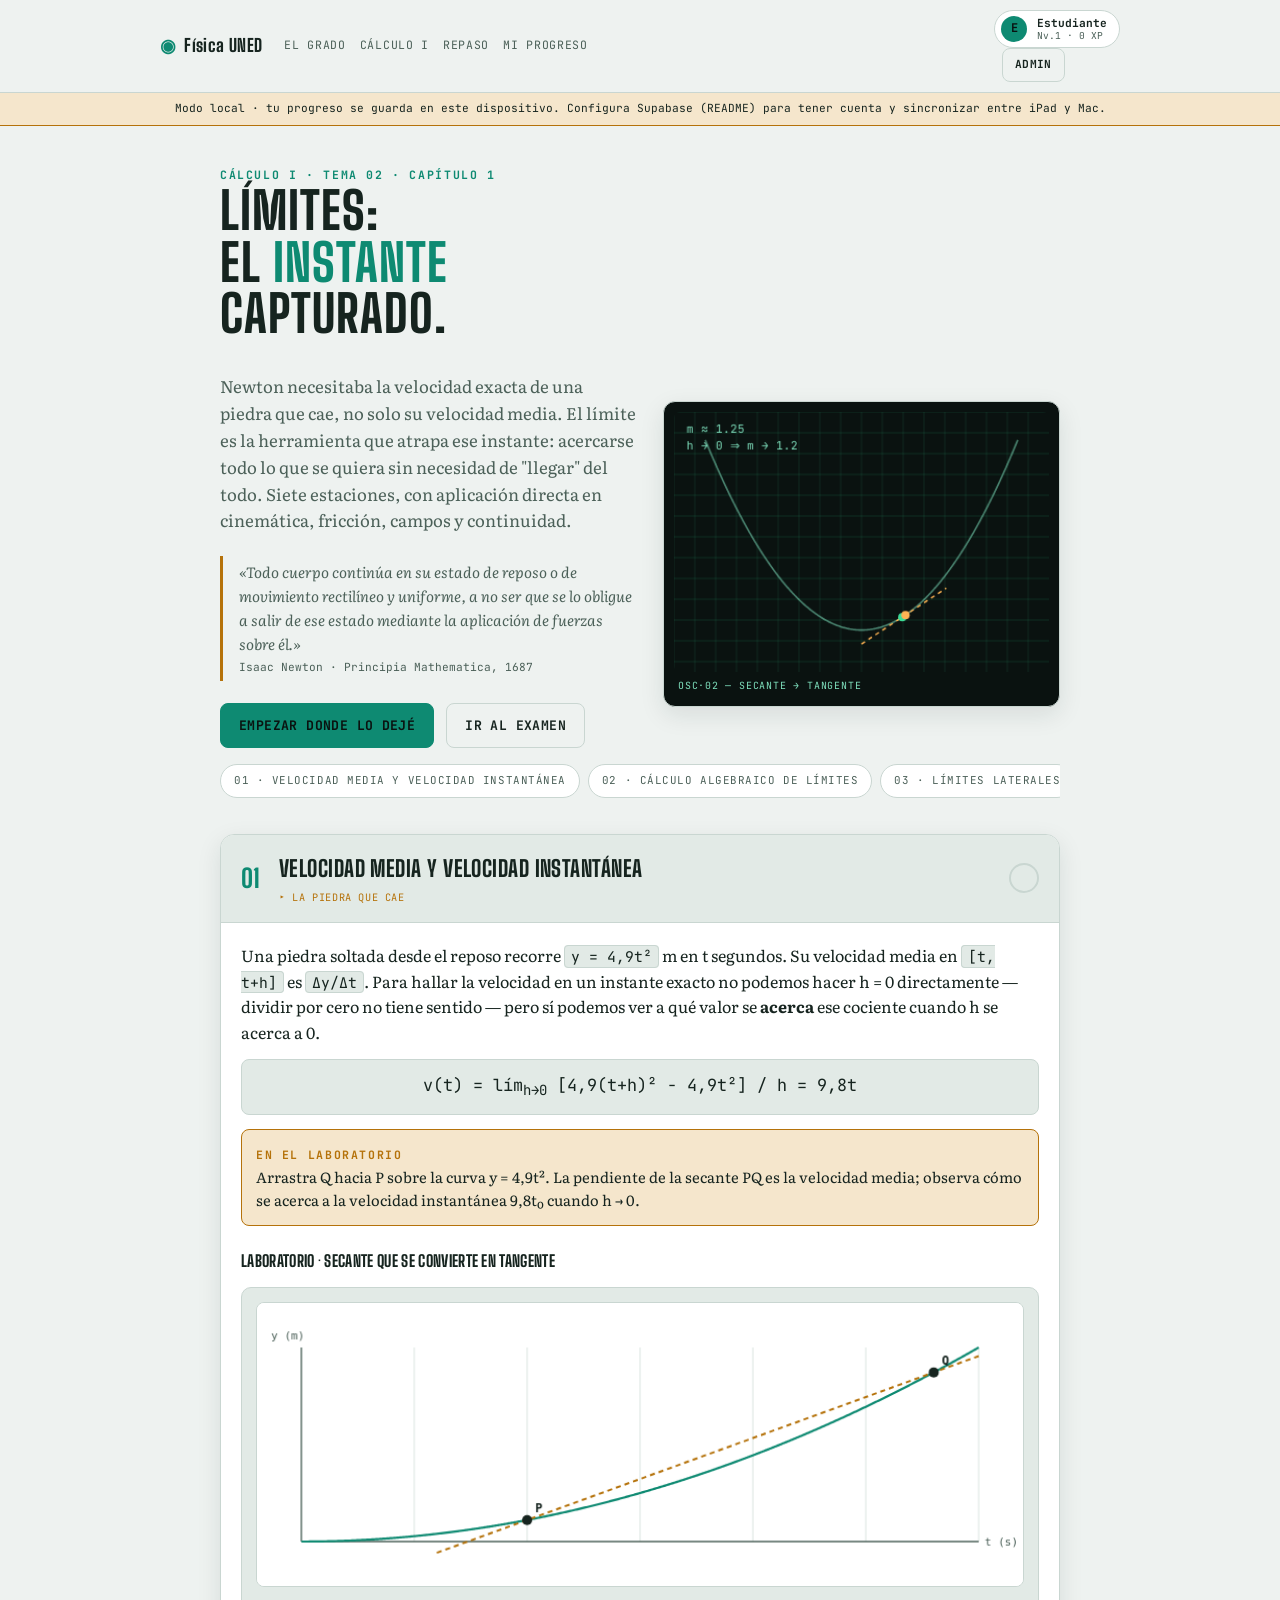
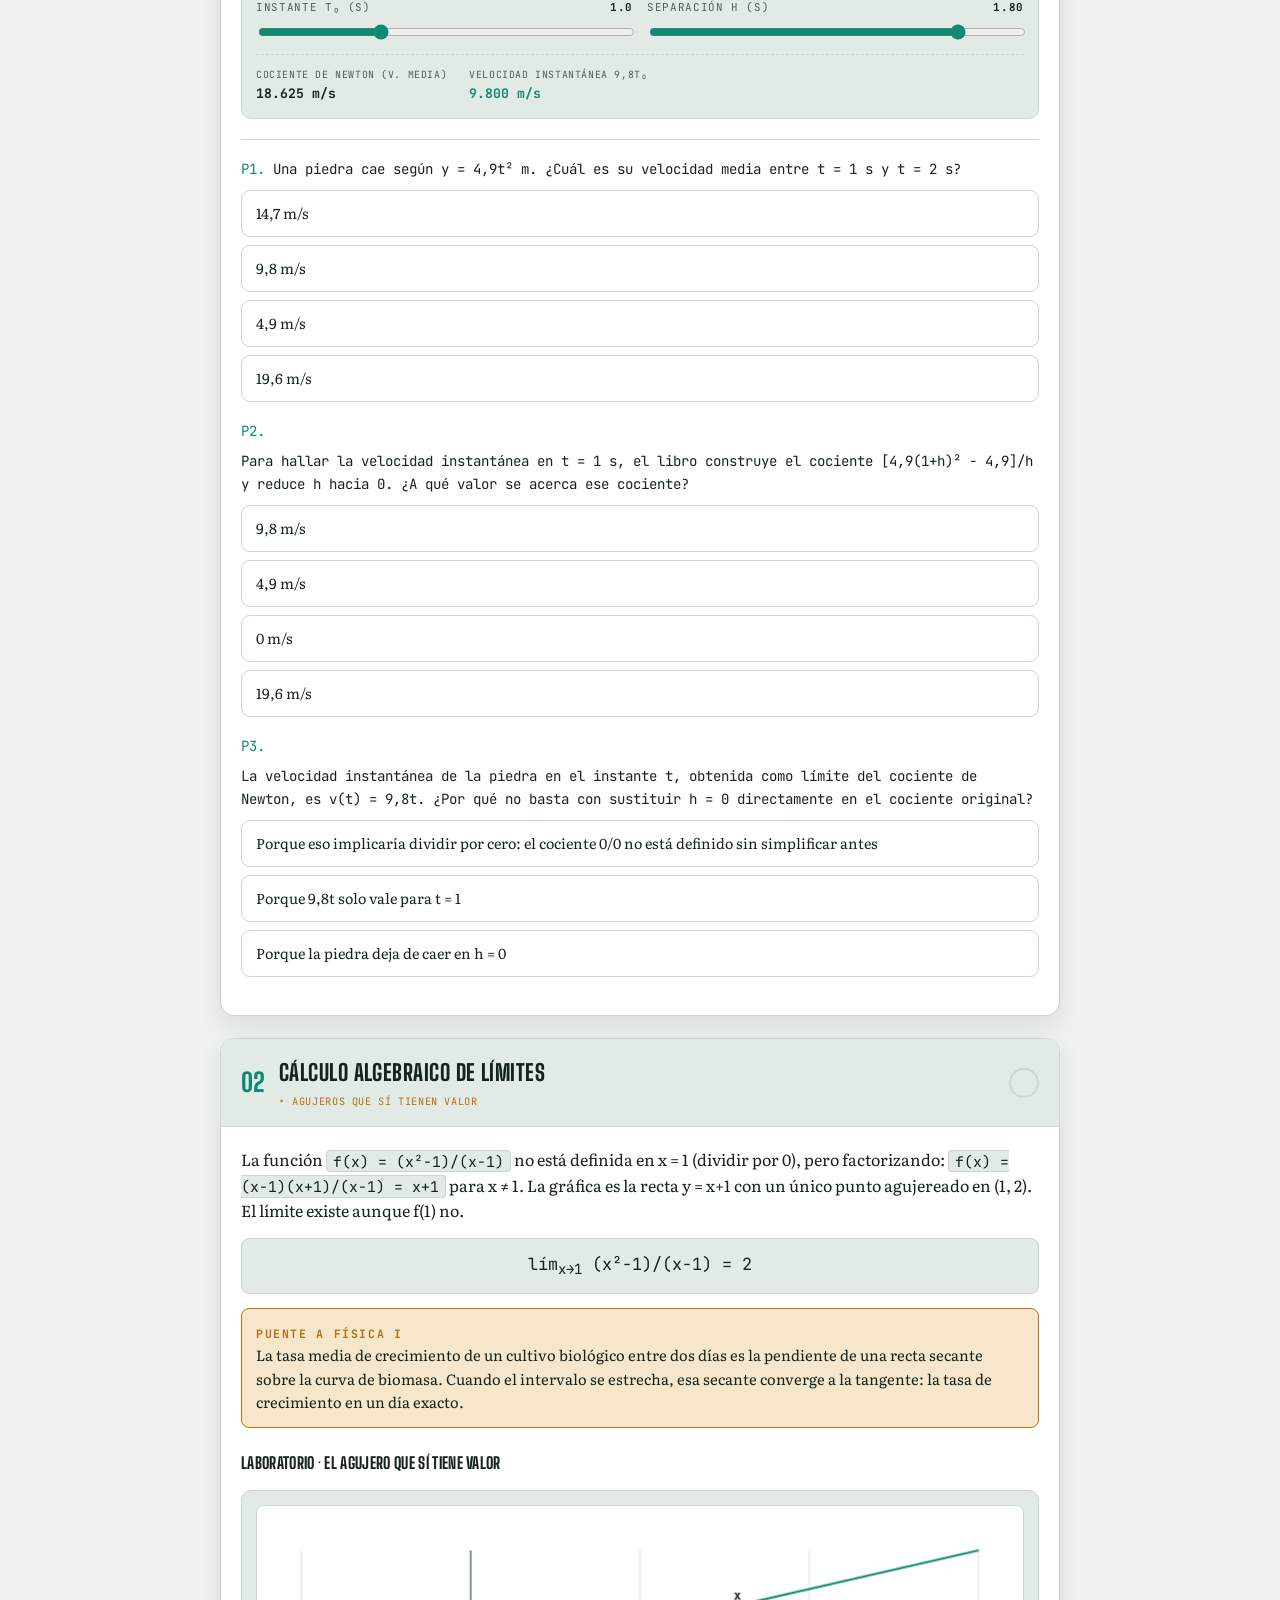
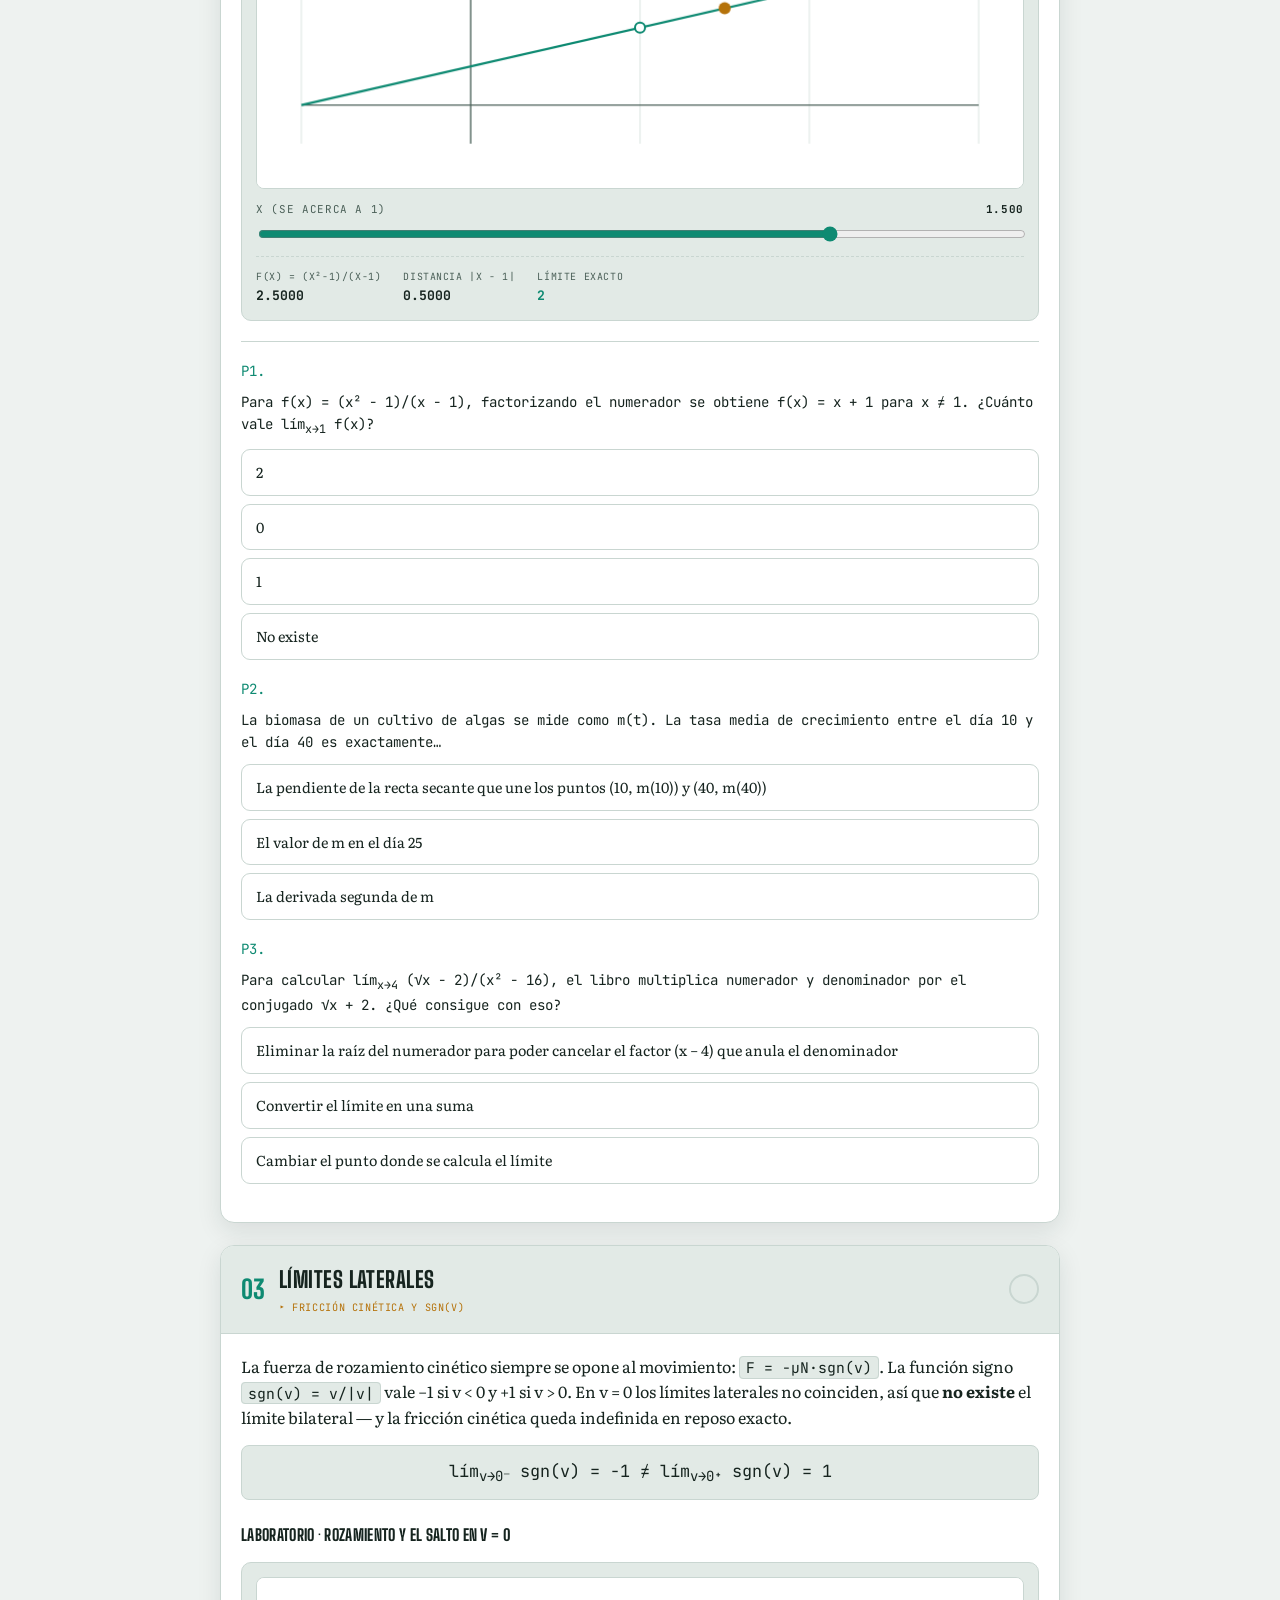
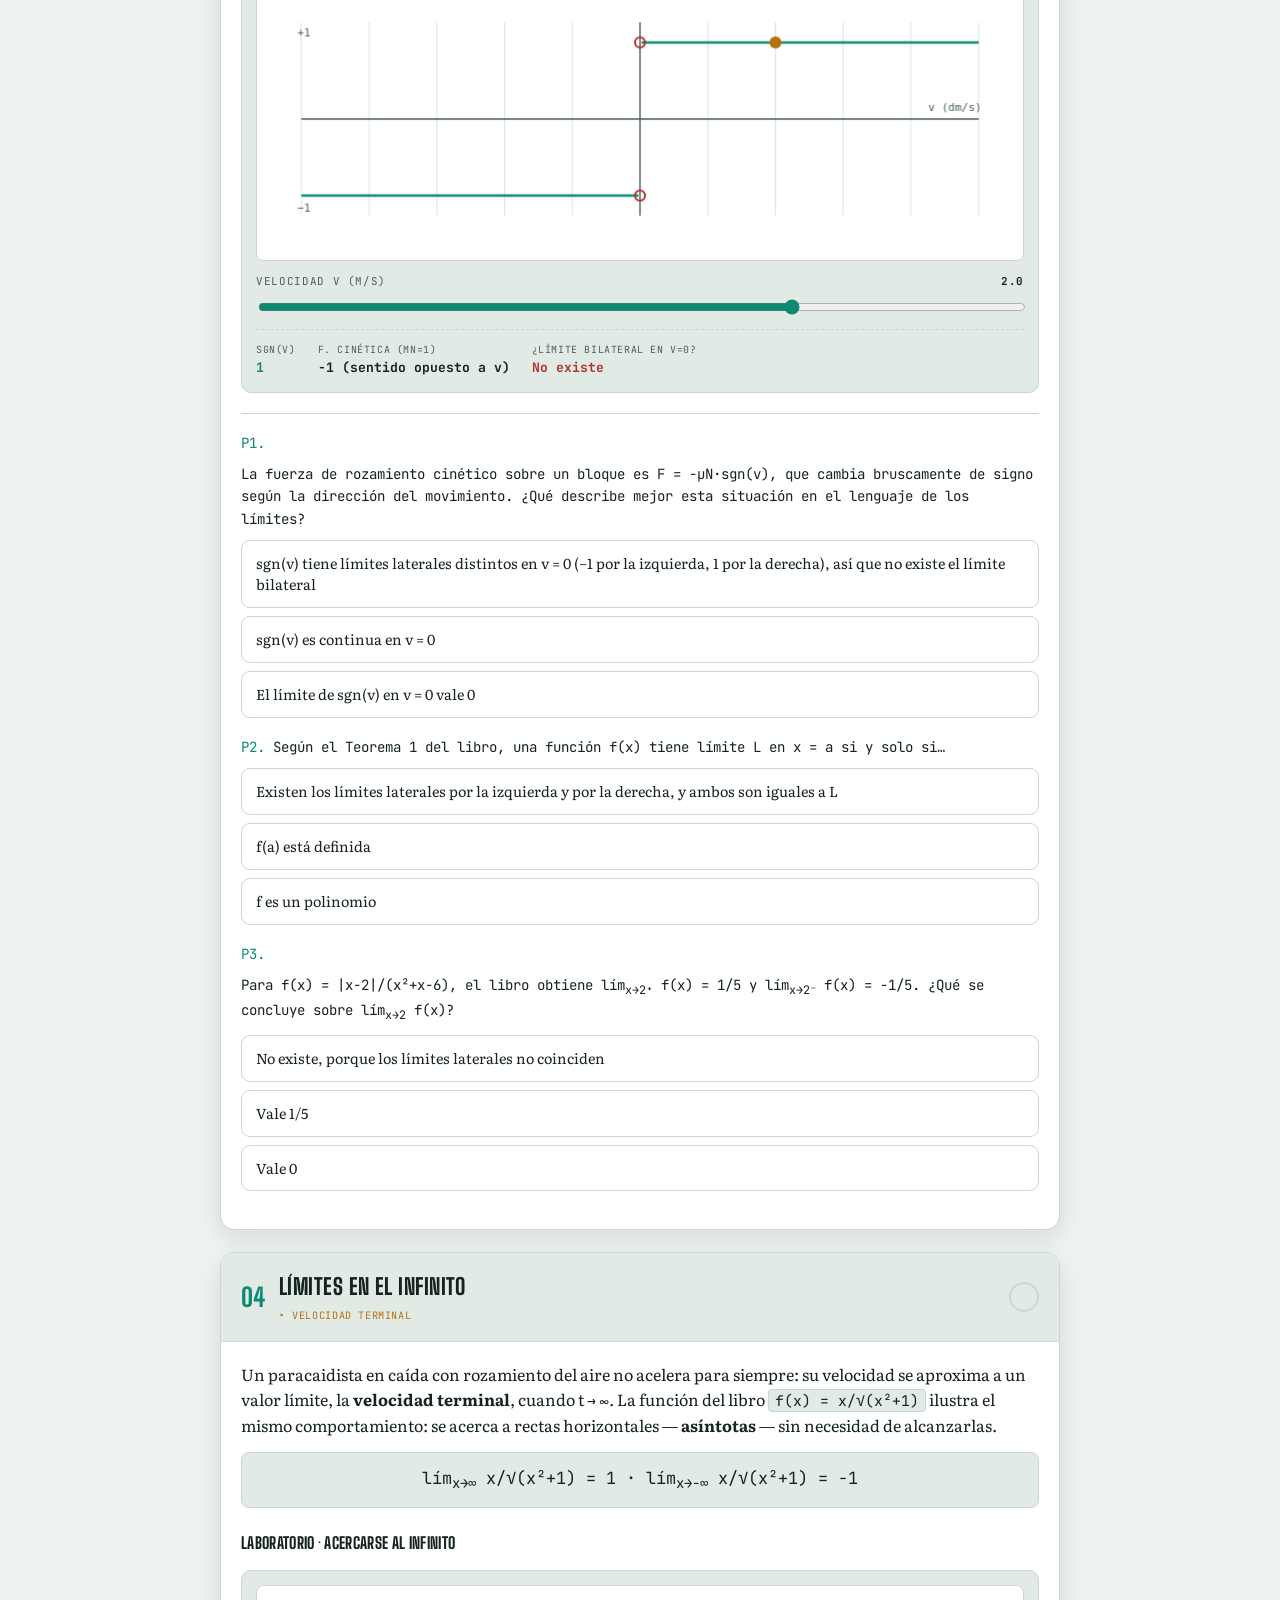
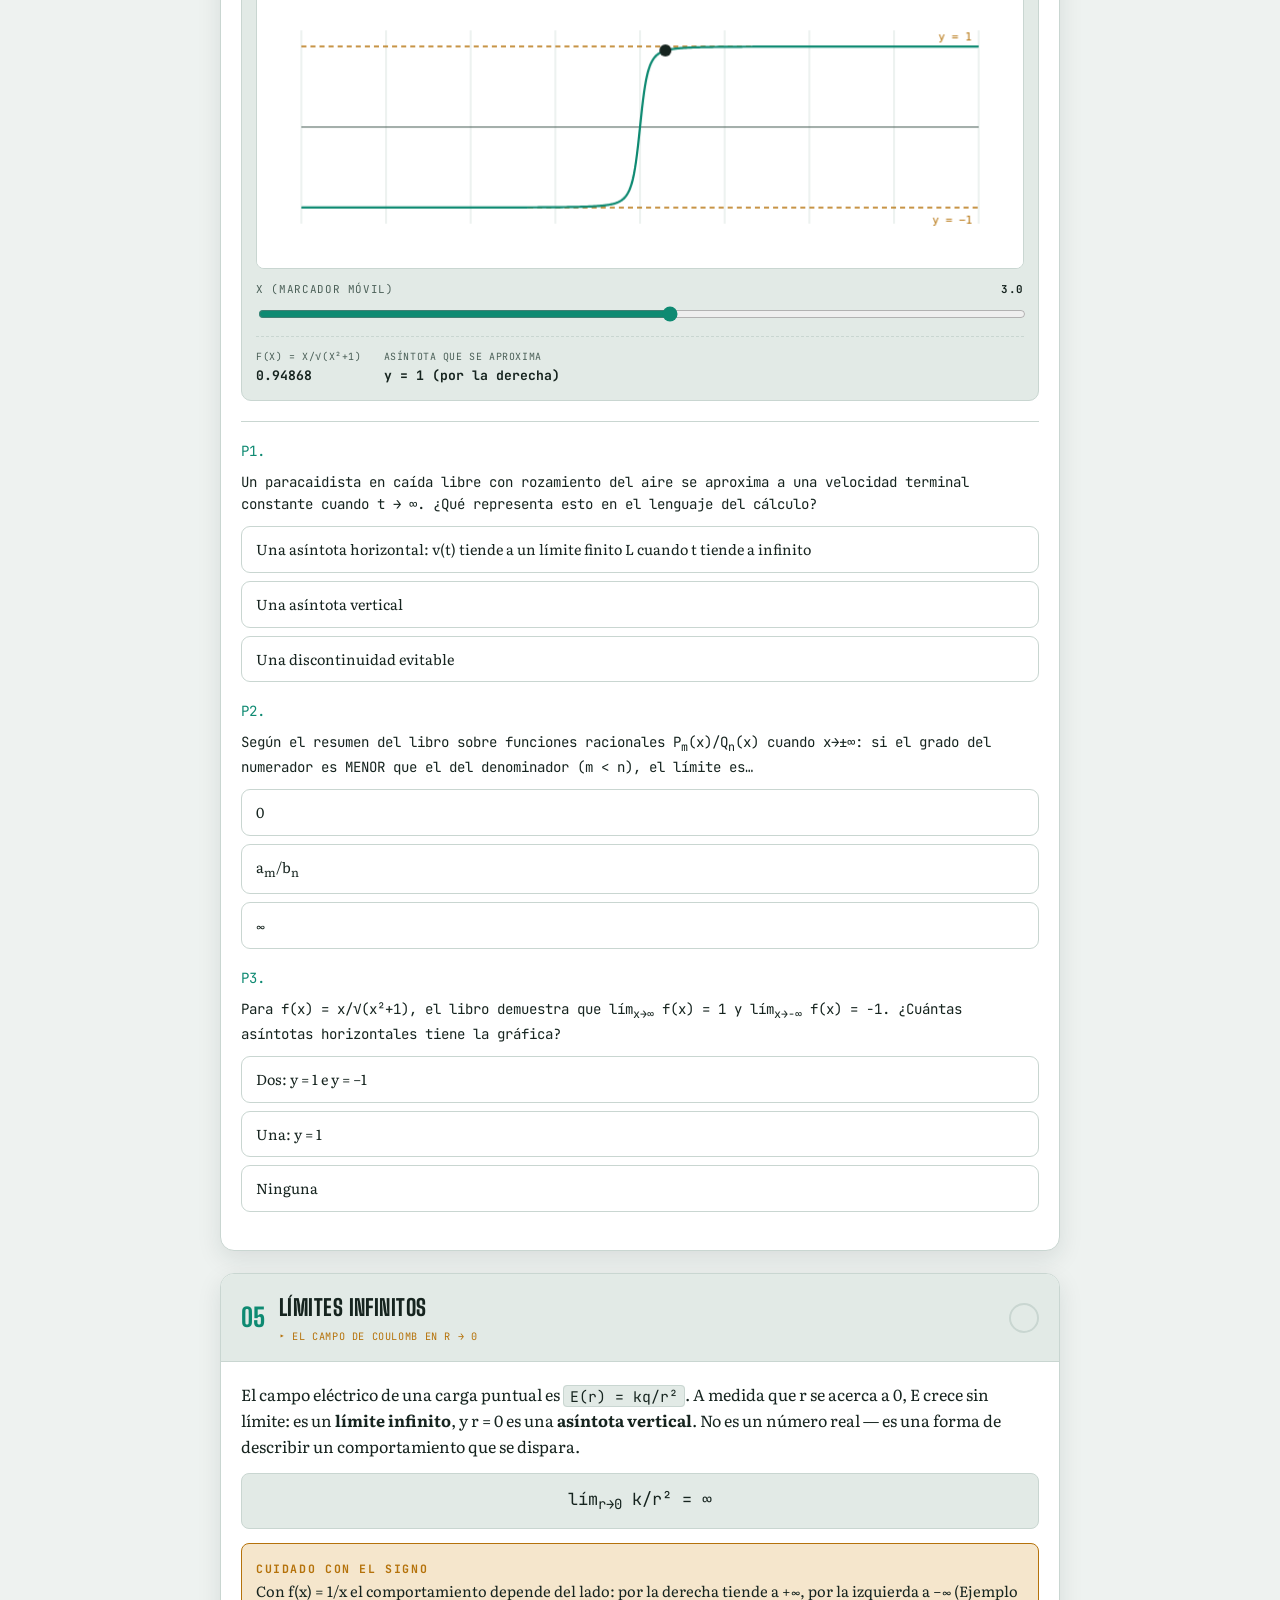
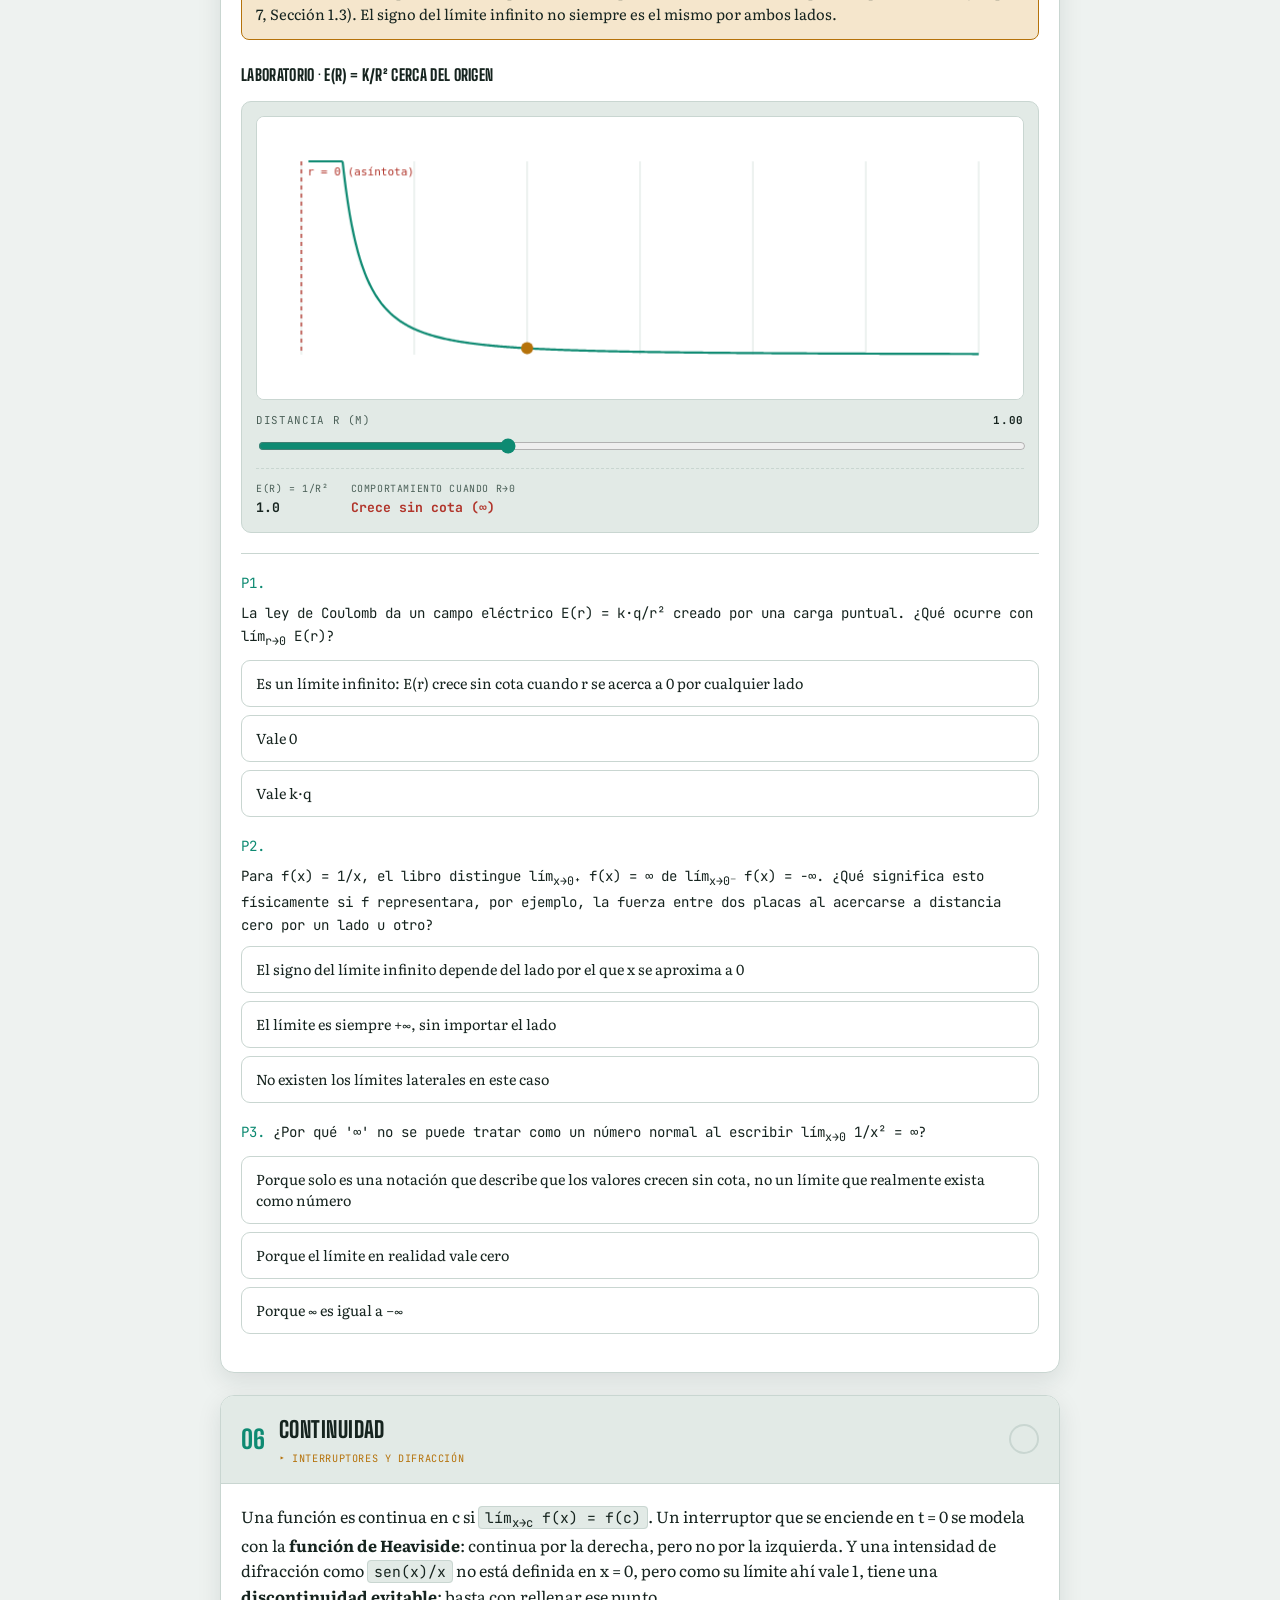
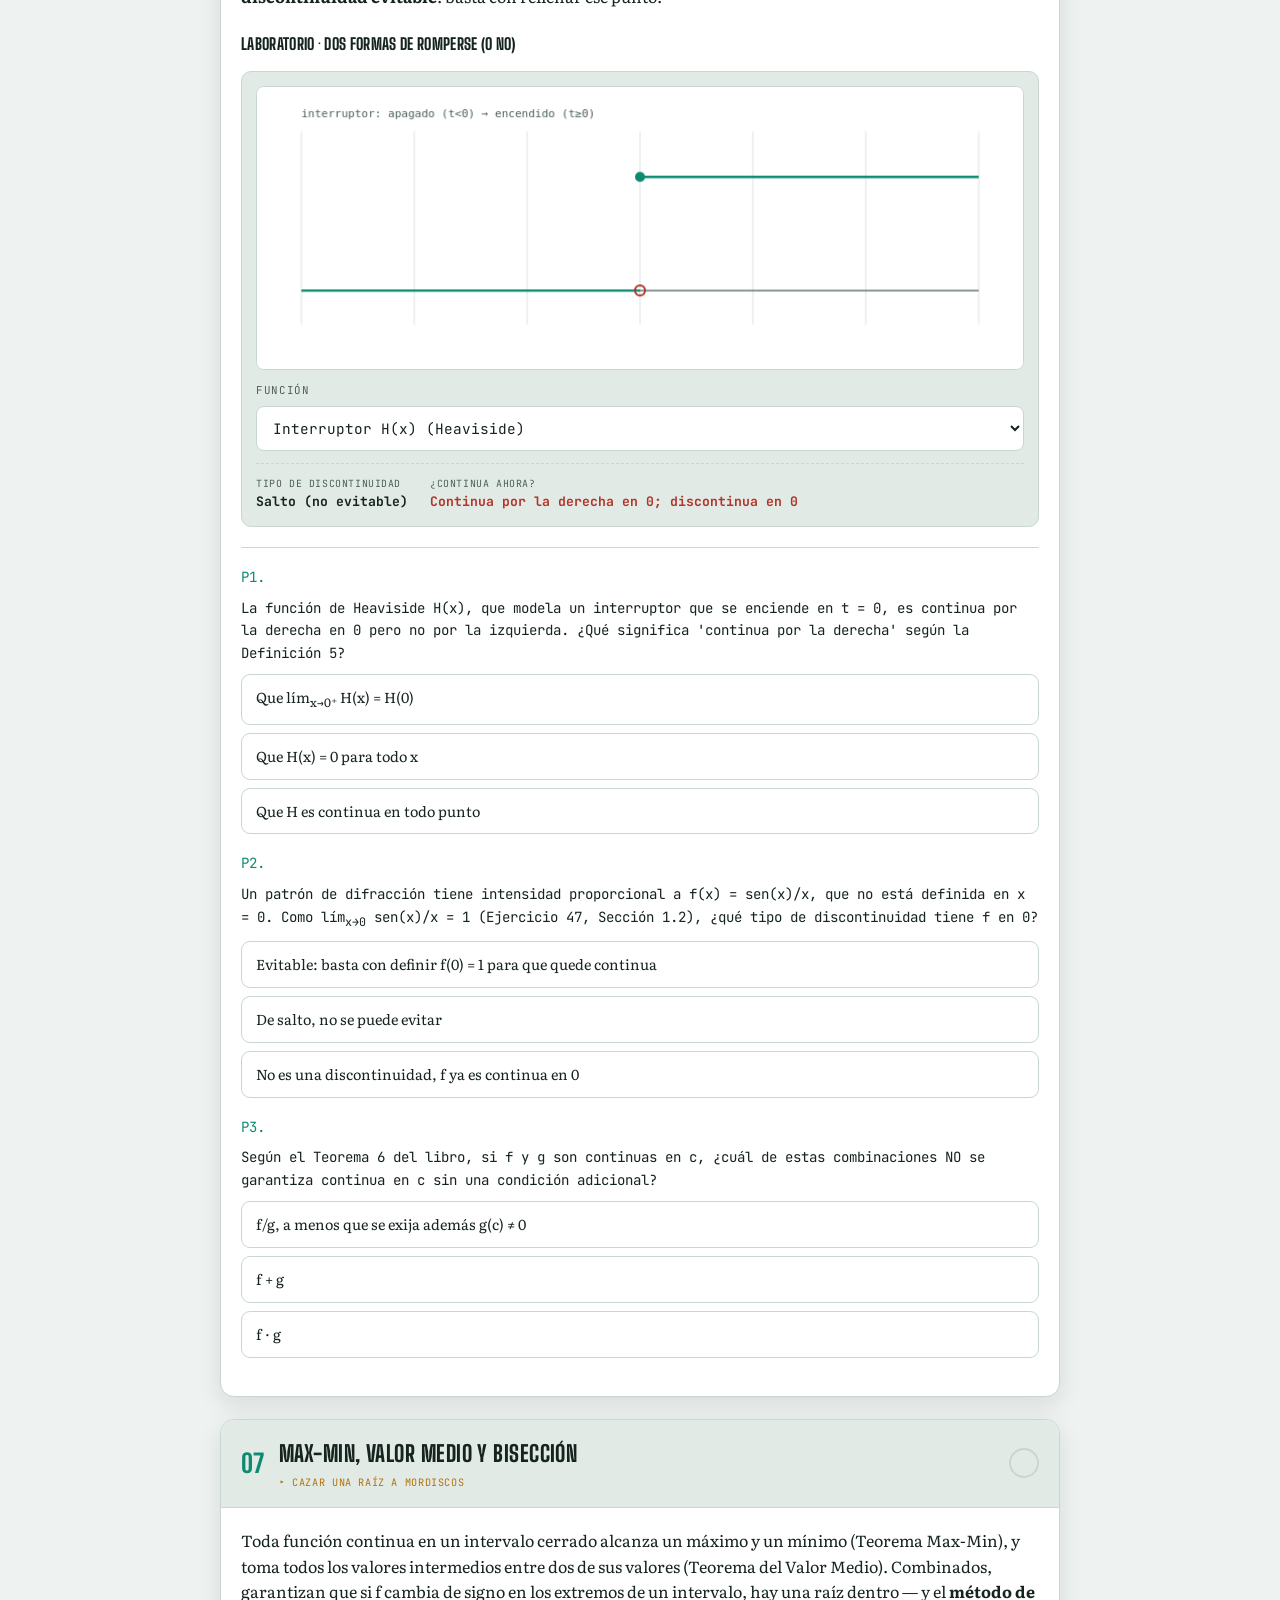
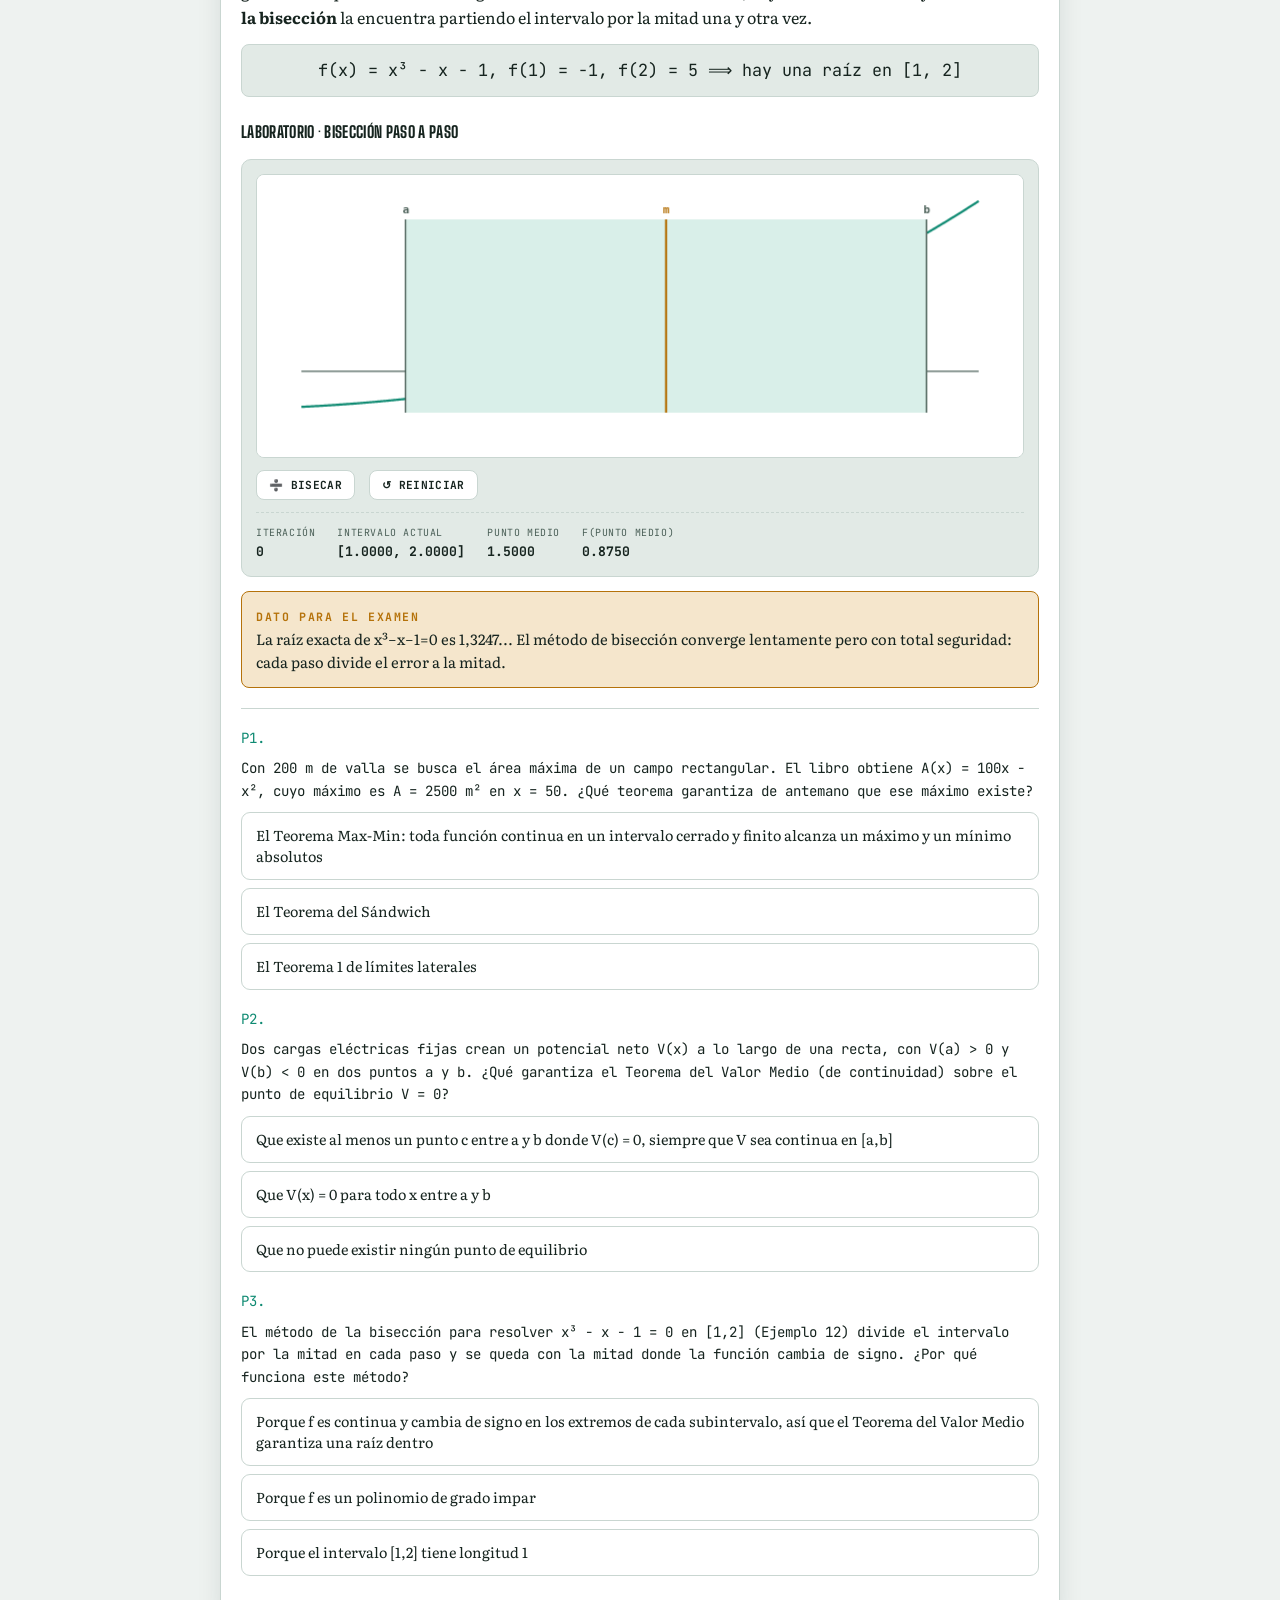
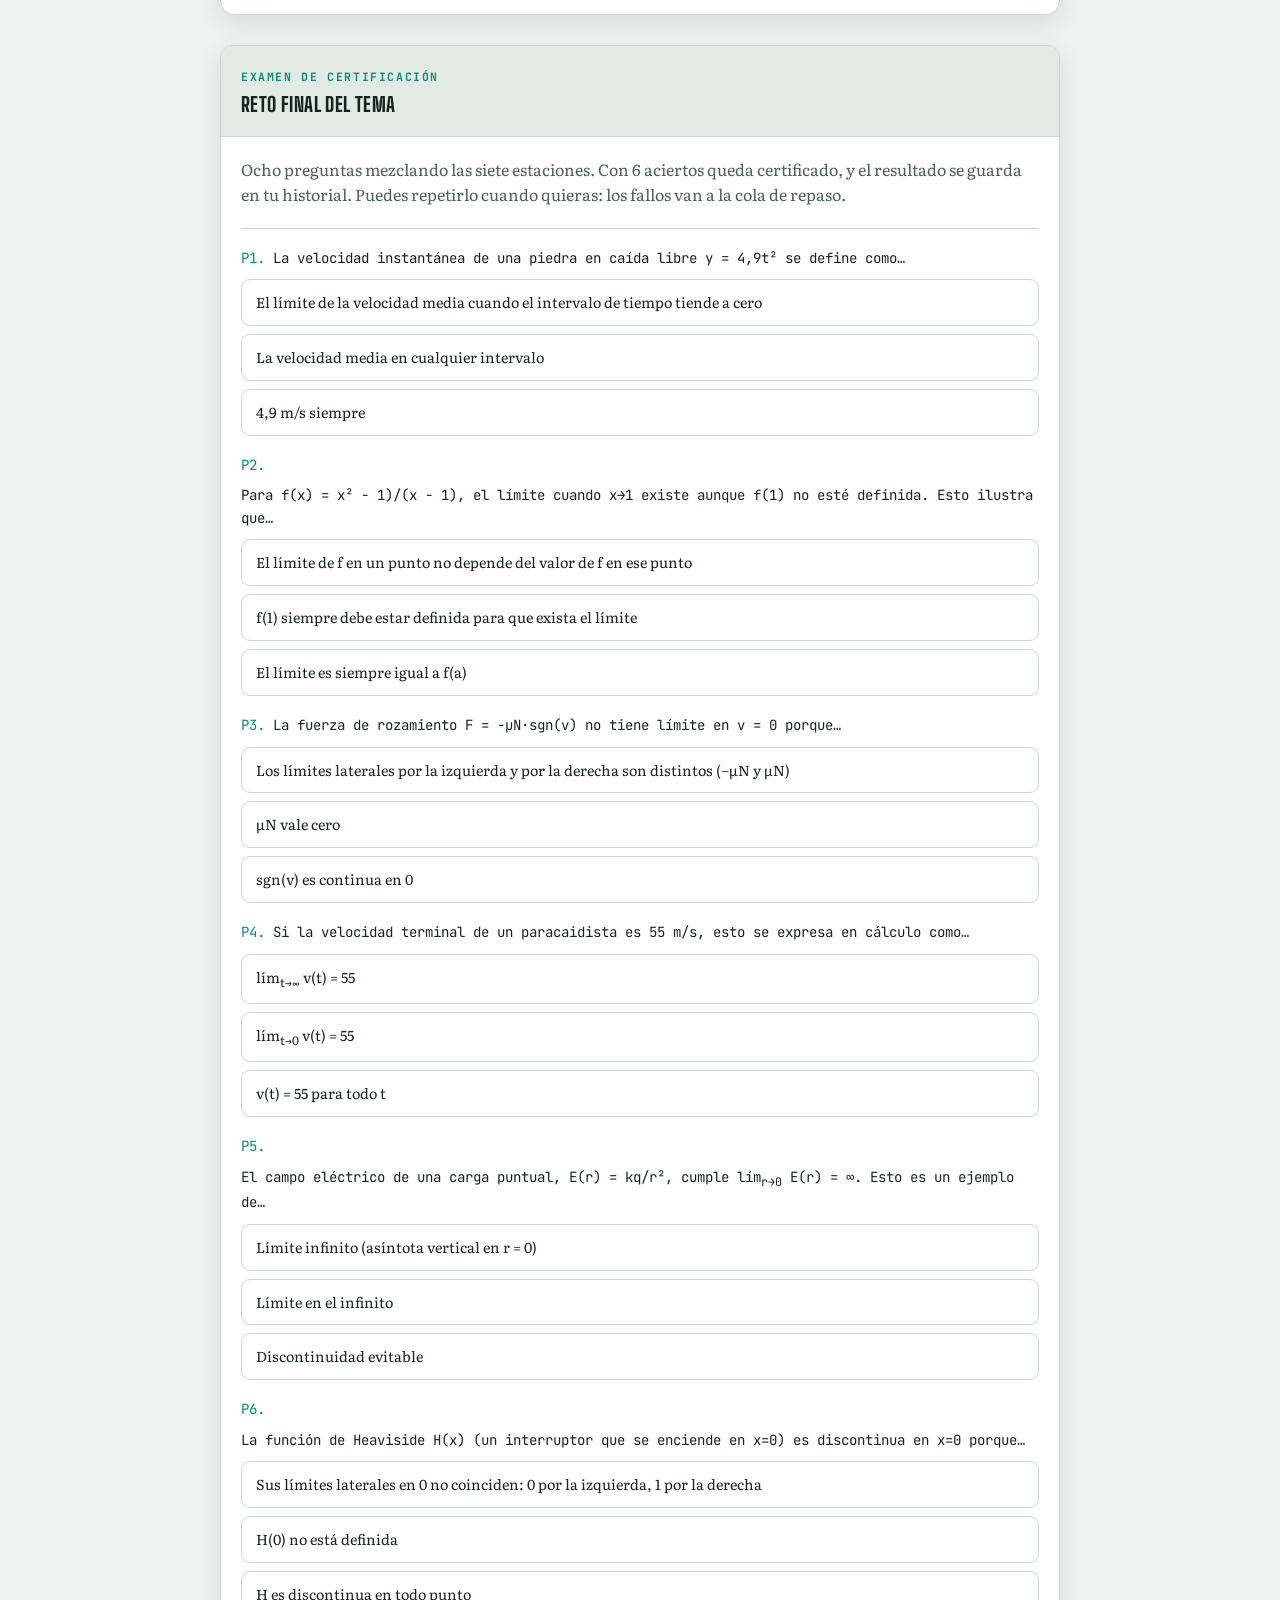
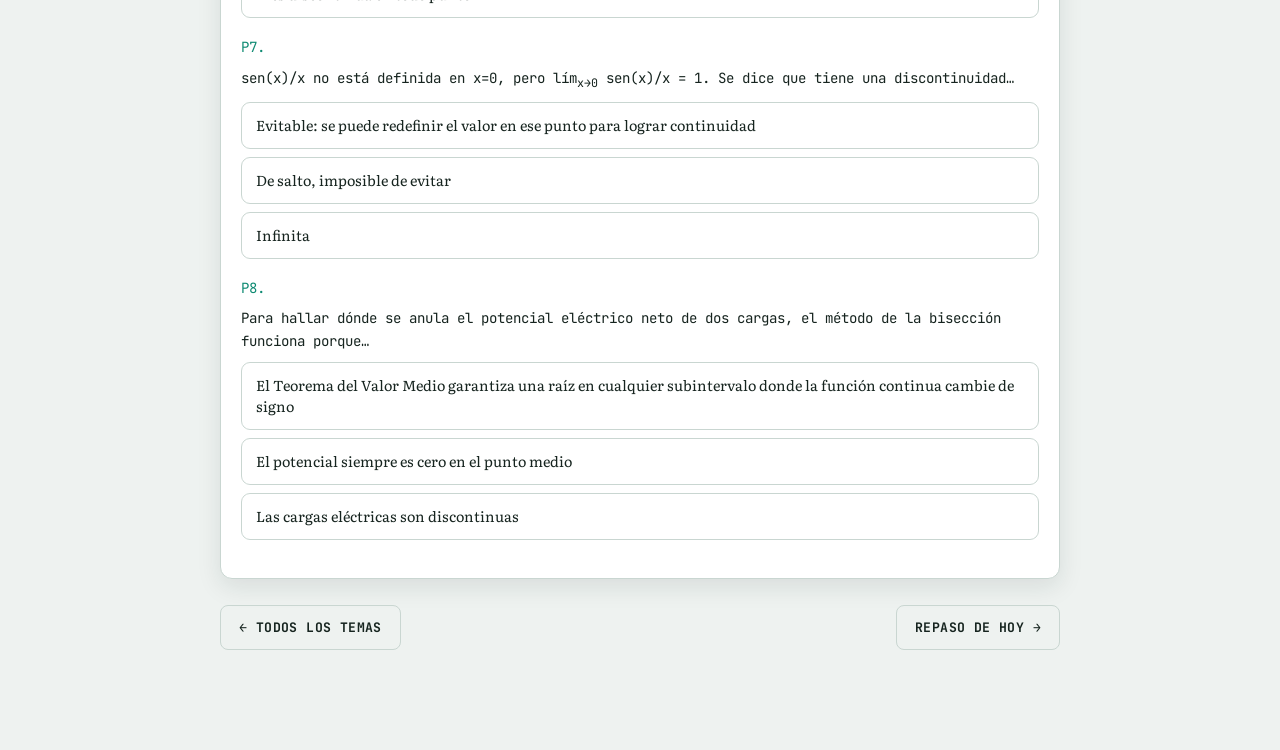
<file: tema-am1-02-limites.html>
<!doctype html>
<html lang="es">
<head>
<meta charset="utf-8">
<meta name="viewport" content="width=device-width, initial-scale=1, viewport-fit=cover">
<title>Límites y continuidad · Cálculo I</title>
<meta name="theme-color" content="#0a1210">
<link rel="manifest" href="manifest.webmanifest">
<link rel="icon" href="icon.svg" type="image/svg+xml">
<link rel="apple-touch-icon" href="icon-180.png">
<link rel="preconnect" href="https://fonts.googleapis.com">
<link rel="preconnect" href="https://fonts.gstatic.com" crossorigin>
<link rel="stylesheet" href="https://fonts.googleapis.com/css2?family=Big+Shoulders+Display:wght@600;700;800&family=Literata:ital,wght@0,400;0,500;0,600;1,400&family=JetBrains+Mono:wght@400;500;700&display=swap">
<style>
/* ==========================================================================
   Física UNED — sistema de diseño compartido
   Estética: panel de instrumentación / osciloscopio de laboratorio
   ========================================================================== */

:root{
  --bg:#eef2f0;
  --bg-elev:#ffffff;
  --bg-sunken:#e2eae6;
  --ink:#16241f;
  --ink-dim:#4b6058;
  --accent:#0e8a72;
  --accent-soft:#d9efe9;
  --accent-2:#b5720a;
  --accent-2-soft:#f5e6cc;
  --line:#c9d6d1;
  --grid:#dbe5e1;
  --bad:#b1352b;
  --bad-soft:#f6dcda;
  --good:#0e8a72;
  --shadow:0 8px 24px rgba(20,40,35,0.10);
  --scope-bg:#0a1210;
  --radius:12px;
}
@media (prefers-color-scheme: dark){
  :root:not([data-theme="light"]){
    --bg:#0a1210;
    --bg-elev:#101c19;
    --bg-sunken:#0d1815;
    --ink:#e7f3ee;
    --ink-dim:#93a8a0;
    --accent:#3ddc97;
    --accent-soft:#123227;
    --accent-2:#ffb454;
    --accent-2-soft:#2b2213;
    --line:#1f2f2a;
    --grid:#16211d;
    --bad:#ff8686;
    --bad-soft:#2c1414;
    --good:#3ddc97;
    --shadow:0 8px 28px rgba(0,0,0,0.45);
    --scope-bg:#050b09;
  }
}
:root[data-theme="dark"]{
  --bg:#0a1210;
  --bg-elev:#101c19;
  --bg-sunken:#0d1815;
  --ink:#e7f3ee;
  --ink-dim:#93a8a0;
  --accent:#3ddc97;
  --accent-soft:#123227;
  --accent-2:#ffb454;
  --accent-2-soft:#2b2213;
  --line:#1f2f2a;
  --grid:#16211d;
  --bad:#ff8686;
  --bad-soft:#2c1414;
  --good:#3ddc97;
  --shadow:0 8px 28px rgba(0,0,0,0.45);
  --scope-bg:#050b09;
}

*{ box-sizing:border-box; }
html{ -webkit-text-size-adjust:100%; }
body{
  margin:0;
  background:var(--bg);
  color:var(--ink);
  font-family:'Literata', Georgia, 'Times New Roman', serif;
  line-height:1.6;
  min-height:100vh;
  overscroll-behavior-y:none;
}
img{ max-width:100%; }
[hidden]{ display:none !important; }
::selection{ background:var(--accent); color:var(--bg-elev); }

h1,h2,h3,.display{
  font-family:'Big Shoulders Display', 'Arial Narrow', sans-serif;
  text-transform:uppercase;
  letter-spacing:0.02em;
  text-wrap:balance;
  font-weight:800;
  margin:0;
}
p{ margin:0 0 14px; }
a{ color:var(--accent); }
.mono{ font-family:'JetBrains Mono', ui-monospace, monospace; }
code, .formula{
  font-family:'JetBrains Mono', ui-monospace, monospace;
  background:var(--bg-sunken);
  border:1px solid var(--line);
  border-radius:4px;
  padding:0.05em 0.4em;
  font-size:0.92em;
  font-variant-numeric:tabular-nums;
}
.eyebrow{
  font-family:'JetBrains Mono', monospace;
  text-transform:uppercase;
  letter-spacing:0.14em;
  font-size:0.72rem;
  color:var(--accent);
  font-weight:700;
}
.muted{ color:var(--ink-dim); }
.center{ text-align:center; }

/* ===== Contenedores ===== */
.wrap{ max-width:1000px; margin:0 auto; padding:0 20px 100px; }
.wrap.narrow{ max-width:880px; }
.wrap.tight{ max-width:520px; }
section + section{ margin-top:38px; }

/* ===== Barra superior compartida ===== */
.appbar{
  position:sticky; top:0; z-index:60;
  background:color-mix(in srgb, var(--bg) 90%, transparent);
  backdrop-filter:blur(10px);
  border-bottom:1px solid var(--line);
}
.appbar-inner{
  max-width:1000px; margin:0 auto; padding:10px 20px;
  display:flex; align-items:center; gap:16px;
}
.brand{
  font-family:'Big Shoulders Display',sans-serif; font-weight:800; font-size:1.1rem;
  letter-spacing:0.02em; white-space:nowrap; text-decoration:none; color:var(--ink);
  display:flex; align-items:center; gap:8px;
}
.brand .spark{ color:var(--accent); }
.appbar nav{ display:flex; gap:14px; align-items:center; margin-left:6px; }
.appbar nav a{
  font-family:'JetBrains Mono',monospace; font-size:0.72rem; text-transform:uppercase;
  letter-spacing:0.06em; text-decoration:none; color:var(--ink-dim); padding:4px 0;
  border-bottom:2px solid transparent;
}
.appbar nav a:hover{ color:var(--ink); }
.appbar nav a[aria-current="page"]{ color:var(--accent); border-bottom-color:var(--accent); }
.appbar .spacer{ margin-left:auto; }

.userchip{
  display:flex; align-items:center; gap:10px; text-decoration:none; color:var(--ink);
  border:1px solid var(--line); border-radius:22px; padding:5px 12px 5px 6px; background:var(--bg-elev);
}
.userchip .avatar{
  width:26px; height:26px; border-radius:50%; background:var(--accent); color:var(--scope-bg);
  display:flex; align-items:center; justify-content:center; font-family:'JetBrains Mono',monospace;
  font-weight:700; font-size:0.75rem; flex:none;
}
.userchip .meta{ display:flex; flex-direction:column; line-height:1.15; }
.userchip .meta .n{ font-family:'JetBrains Mono',monospace; font-size:0.7rem; font-weight:700; }
.userchip .meta .x{ font-family:'JetBrains Mono',monospace; font-size:0.6rem; color:var(--ink-dim); }
@media (max-width:640px){
  .appbar nav{ display:none; }
  .userchip .meta{ display:none; }
}

/* ===== Botones ===== */
.btn{
  font-family:'JetBrains Mono',monospace; font-weight:700; font-size:0.82rem;
  letter-spacing:0.03em; text-transform:uppercase; border-radius:8px; border:1px solid var(--line);
  padding:11px 18px; cursor:pointer; background:var(--bg-elev); color:var(--ink);
  transition:transform .15s ease, border-color .15s ease; text-decoration:none; display:inline-block;
  text-align:center;
}
.btn:hover{ transform:translateY(-1px); border-color:var(--accent); }
.btn:active{ transform:translateY(0); }
.btn.primary{ background:var(--accent); color:var(--scope-bg); border-color:var(--accent); }
.btn.ghost{ background:transparent; }
.btn.danger{ color:var(--bad); border-color:var(--bad); }
.btn.small{ padding:7px 12px; font-size:0.7rem; }
.btn:disabled{ opacity:0.45; cursor:not-allowed; transform:none; }
.btn-row{ display:flex; gap:12px; flex-wrap:wrap; }

/* ===== Formularios ===== */
.field{ display:flex; flex-direction:column; gap:6px; }
label{
  font-family:'JetBrains Mono',monospace; font-size:0.68rem; text-transform:uppercase;
  letter-spacing:0.06em; color:var(--ink-dim); display:flex; justify-content:space-between;
}
label b{ color:var(--ink); font-variant-numeric:tabular-nums; }
input[type=email], input[type=password], input[type=text], select, textarea{
  font-family:'JetBrains Mono',monospace; background:var(--bg-elev); color:var(--ink);
  border:1px solid var(--line); border-radius:8px; padding:11px 12px; font-size:0.9rem; width:100%;
}
input:focus-visible, select:focus-visible, button:focus-visible, a:focus-visible{
  outline:2px solid var(--accent); outline-offset:2px;
}
input[type=range]{ width:100%; accent-color:var(--accent); }

/* ===== Tarjetas / paneles ===== */
.card{
  background:var(--bg-elev); border:1px solid var(--line); border-radius:var(--radius);
  padding:20px; box-shadow:var(--shadow);
}
.panel{
  background:var(--bg-elev); border:1px solid var(--line); border-radius:var(--radius);
  overflow:hidden; box-shadow:var(--shadow);
}
.panel-head{
  display:flex; align-items:center; gap:14px; padding:16px 20px;
  border-bottom:1px solid var(--line); background:var(--bg-sunken);
}
.panel-head h2{ font-size:1.25rem; }
.panel-body{ padding:20px; }

.callout{
  background:var(--accent-2-soft); border:1px solid var(--accent-2); border-radius:8px;
  padding:12px 14px; font-size:0.92rem; margin:14px 0;
}
.callout .eyebrow{ color:var(--accent-2); }
.notice{
  background:var(--accent-soft); border:1px solid var(--accent); border-radius:8px;
  padding:12px 14px; font-size:0.9rem; color:var(--ink);
}
.notice.error{ background:var(--bad-soft); border-color:var(--bad); }

/* ===== Barras de progreso ===== */
.bar-track{ height:8px; border-radius:5px; background:var(--bg-sunken); border:1px solid var(--line); overflow:hidden; }
.bar-fill{ height:100%; background:linear-gradient(90deg, var(--accent), var(--accent-2)); width:0%; transition:width .5s ease; }

.ring{ position:relative; flex:none; }
.ring svg{ transform:rotate(-90deg); display:block; }
.ring .ring-label{
  position:absolute; inset:0; display:flex; align-items:center; justify-content:center;
  font-family:'JetBrains Mono',monospace; font-weight:700; font-size:0.9rem;
}

/* ===== Estadísticas ===== */
.stat-row{ display:flex; flex-wrap:wrap; gap:10px 28px; }
.stat{ font-family:'JetBrains Mono',monospace; }
.stat .k{ display:block; font-size:0.63rem; text-transform:uppercase; letter-spacing:0.08em; color:var(--ink-dim); }
.stat .v{ font-size:1.15rem; font-weight:700; font-variant-numeric:tabular-nums; }
.stat .v.good{ color:var(--good); }
.stat .v.bad{ color:var(--bad); }
.stat .v.warn{ color:var(--accent-2); }

/* ===== Tablas ===== */
.table-scroll{ overflow-x:auto; }
table{ width:100%; border-collapse:collapse; font-size:0.86rem; }
th{
  font-family:'JetBrains Mono',monospace; font-size:0.64rem; text-transform:uppercase;
  letter-spacing:0.07em; color:var(--ink-dim); text-align:left; padding:10px 12px;
  border-bottom:1px solid var(--line); white-space:nowrap; font-weight:700;
}
td{ padding:11px 12px; border-bottom:1px solid var(--line); vertical-align:middle; }
tbody tr:hover{ background:var(--bg-sunken); }
td.num{ font-family:'JetBrains Mono',monospace; font-variant-numeric:tabular-nums; }

.pill{
  font-family:'JetBrains Mono',monospace; font-size:0.62rem; text-transform:uppercase;
  letter-spacing:0.06em; padding:3px 9px; border-radius:20px; white-space:nowrap;
  background:var(--bg-sunken); color:var(--ink-dim); display:inline-block;
}
.pill.on{ background:var(--accent-soft); color:var(--good); }
.pill.warn{ background:var(--accent-2-soft); color:var(--accent-2); }
.pill.off{ background:var(--bad-soft); color:var(--bad); }

/* ===== Estado de carga / vacío ===== */
.skeleton{
  background:linear-gradient(90deg, var(--bg-sunken), var(--bg-elev), var(--bg-sunken));
  background-size:200% 100%; animation:shimmer 1.4s infinite; border-radius:6px; height:14px;
}
@keyframes shimmer{ 0%{background-position:200% 0} 100%{background-position:-200% 0} }
.empty{
  padding:34px 20px; text-align:center; color:var(--ink-dim);
  font-family:'JetBrains Mono',monospace; font-size:0.8rem;
}

/* ===== Pie ===== */
footer.appfoot{
  text-align:center; padding:40px 20px; color:var(--ink-dim);
  font-family:'JetBrains Mono',monospace; font-size:0.7rem; letter-spacing:0.04em;
  border-top:1px solid var(--line); margin-top:60px;
}
footer.appfoot a{ color:var(--ink-dim); }

/* ===== Aviso de modo local ===== */
.localbanner{
  background:var(--accent-2-soft); border-bottom:1px solid var(--accent-2);
  font-family:'JetBrains Mono',monospace; font-size:0.7rem; text-align:center;
  padding:7px 16px; color:var(--ink);
}

@media (prefers-reduced-motion: reduce){
  *{ transition:none !important; animation:none !important; scroll-behavior:auto !important; }
}

</style>
<style>
/* ==========================================================================
   Estilos de las estaciones de estudio, laboratorios interactivos y tests
   ========================================================================== */

/* ===== Preguntas ===== */
.quiz{ margin-top:20px; border-top:1px solid var(--line); padding-top:18px; }
.quiz-item{ margin-bottom:18px; }
.quiz-item .q{
  font-family:'JetBrains Mono',monospace; font-size:0.88rem; margin-bottom:10px;
  display:flex; gap:8px; align-items:baseline; flex-wrap:wrap;
}
.quiz-item .q .idx{ color:var(--accent); flex:none; }
.opts{ display:grid; gap:8px; }
.opt{
  text-align:left; border:1px solid var(--line); background:var(--bg-elev); color:var(--ink);
  border-radius:9px; padding:12px 14px; cursor:pointer; font-size:0.9rem;
  font-family:'Literata',serif; line-height:1.45; min-height:46px;
  transition:border-color .15s ease, background .15s ease;
}
.opt:hover:not(:disabled){ border-color:var(--accent); }
.opt.correct{ border-color:var(--good); background:var(--accent-soft); }
.opt.wrong{ border-color:var(--bad); background:var(--bad-soft); }
.opt:disabled{ cursor:default; }
.explain{
  font-size:0.85rem; color:var(--ink-dim); margin-top:9px; padding:10px 12px;
  background:var(--bg-sunken); border-radius:8px; border-left:3px solid var(--accent); display:none;
}
.explain.show{ display:block; }
.review-note{
  margin-top:7px; font-family:'JetBrains Mono',monospace; font-size:0.68rem;
  color:var(--accent); letter-spacing:0.02em;
}
.xp-pop{
  font-family:'JetBrains Mono',monospace; font-size:0.7rem; color:var(--good);
  font-weight:700; margin-left:8px;
}

/* ===== Resultado de examen ===== */
.exam-result{
  margin-top:20px; padding:26px 20px; border-radius:12px; text-align:center;
  border:1px solid var(--accent); background:var(--accent-soft);
}
.exam-result.again{ border-color:var(--accent-2); background:var(--accent-2-soft); }
.exam-ring{
  width:74px; height:74px; border-radius:50%; margin:0 auto 12px; display:flex;
  align-items:center; justify-content:center; font-size:2rem; background:var(--bg-elev);
  border:2px solid var(--accent);
}
.exam-result.again .exam-ring{ border-color:var(--accent-2); }
.exam-result h3{ font-size:1.4rem; }
.exam-result p{ margin:8px auto 0; max-width:52ch; color:var(--ink-dim); font-size:0.92rem; }

/* ===== Estaciones del tema ===== */
.station{
  background:var(--bg-elev); border:1px solid var(--line); border-radius:14px;
  margin-top:22px; overflow:hidden; box-shadow:var(--shadow); scroll-margin-top:90px;
}
.station-head{
  display:flex; align-items:center; gap:14px; padding:16px 20px;
  border-bottom:1px solid var(--line); background:var(--bg-sunken);
}
.station-num{
  font-family:'Big Shoulders Display',sans-serif; font-weight:800; font-size:1.6rem;
  color:var(--accent); min-width:2ch;
}
.station-head .titles{ flex:1; min-width:0; }
.station-head h2{ font-size:1.4rem; }
.station-head .tag{
  font-family:'JetBrains Mono',monospace; font-size:0.64rem; letter-spacing:0.06em;
  text-transform:uppercase; color:var(--accent-2); margin-top:3px; display:block;
}
.check{
  width:30px; height:30px; border-radius:50%; border:2px solid var(--line); flex:none;
  display:flex; align-items:center; justify-content:center; font-size:0.9rem; color:transparent;
  transition:all .2s ease;
}
.check.done{ border-color:var(--good); background:var(--accent-soft); color:var(--good); }
.station-body{ padding:20px; }
.station-body h3{ font-size:1rem; margin:22px 0 10px; }
.formula-block{
  display:block; text-align:center; font-size:1.05rem; padding:12px;
  margin:12px 0; background:var(--bg-sunken); border:1px solid var(--line); border-radius:8px;
  font-family:'JetBrains Mono',monospace; overflow-x:auto;
}

/* ===== Laboratorios interactivos ===== */
.widget{
  background:var(--bg-sunken); border:1px solid var(--line); border-radius:10px;
  padding:14px; margin:14px 0 6px;
}
.widget canvas{
  display:block; width:100%; touch-action:none; background:var(--bg-elev);
  border-radius:8px; border:1px solid var(--line);
}
.controls{ display:flex; flex-wrap:wrap; gap:14px; margin-top:12px; }
.controls .field{ min-width:150px; flex:1; }
.readout{
  display:flex; flex-wrap:wrap; gap:10px 22px; margin-top:12px;
  padding-top:12px; border-top:1px dashed var(--line);
}
.readout div{ font-family:'JetBrains Mono',monospace; font-size:0.82rem; }
.readout .k{ color:var(--ink-dim); display:block; font-size:0.62rem; text-transform:uppercase; letter-spacing:0.06em; }
.readout .v{ font-weight:700; font-variant-numeric:tabular-nums; }
.readout .v.good{ color:var(--good); }
.readout .v.bad{ color:var(--bad); }

/* ===== Navegación entre estaciones ===== */
.stationnav{ display:flex; gap:8px; overflow-x:auto; padding:16px 0 6px; -webkit-overflow-scrolling:touch; }
.stationnav a{
  flex:none; text-decoration:none; color:var(--ink-dim); font-family:'JetBrains Mono',monospace;
  font-size:0.68rem; letter-spacing:0.05em; text-transform:uppercase; border:1px solid var(--line);
  border-radius:20px; padding:7px 13px; white-space:nowrap; background:var(--bg-elev);
}
.stationnav a.done{ color:var(--accent); border-color:var(--accent); }

/* ===== Osciloscopio de cabecera ===== */
.scope{
  background:var(--scope-bg); border-radius:12px; border:1px solid var(--line);
  box-shadow:var(--shadow); padding:10px;
}
.scope canvas{ display:block; width:100%; border-radius:6px; }
.scope .caption{
  font-family:'JetBrains Mono',monospace; font-size:0.62rem; color:#7fe0bd;
  letter-spacing:0.08em; padding:6px 4px 2px; text-transform:uppercase;
}

/* ===== Cabecera del tema ===== */
.tema-hero{ padding:34px 0 8px; }
.tema-hero h1{ font-size:clamp(2rem,6vw,3.2rem); line-height:1; }
.tema-hero h1 em{ font-style:normal; color:var(--accent); }
.tema-hero .lead{ color:var(--ink-dim); font-size:1.05rem; max-width:56ch; margin-top:14px; }
.hero-grid{ display:grid; grid-template-columns:1.05fr 1fr; gap:26px; align-items:center; margin-top:20px; }
@media (max-width:760px){ .hero-grid{ grid-template-columns:1fr; } }
.quote{
  font-style:italic; color:var(--ink-dim); border-left:3px solid var(--accent-2);
  padding:4px 0 4px 16px; margin:22px 0 0; font-size:0.93rem; max-width:58ch;
}
.quote cite{
  display:block; font-style:normal; font-family:'JetBrains Mono',monospace;
  font-size:0.7rem; margin-top:4px;
}

</style>
<!-- Diagnóstico de arranque: avisa en pantalla si faltan archivos en el servidor -->
<script>
(function () {
  var fallos = [];
  window.addEventListener('error', function (e) {
    var t = e.target;
    if (t && (t.tagName === 'SCRIPT' || t.tagName === 'LINK')) {
      var url = t.src || t.href || '';
      if (url && url.indexOf('fonts.googleapis') === -1 && fallos.indexOf(url) === -1) fallos.push(url);
    }
  }, true);
  window.addEventListener('DOMContentLoaded', function () {
    setTimeout(function () {
      if (window.__appLista) return;
      var lista = fallos.length
        ? '<ul style="margin:8px 0 0 18px;padding:0">' + fallos.map(function (f) {
            return '<li style="margin:3px 0;font-family:ui-monospace,monospace;font-size:13px">' +
                   f.replace(location.origin, '') + '</li>';
          }).join('') + '</ul>'
        : '';
      var aviso = document.createElement('div');
      aviso.setAttribute('role', 'alert');
      aviso.style.cssText = 'position:fixed;left:0;right:0;bottom:0;z-index:99999;background:#2c1414;' +
        'color:#ffe4e4;border-top:2px solid #ff8686;padding:16px 20px;max-height:60vh;overflow:auto;' +
        'font:14px/1.55 -apple-system,BlinkMacSystemFont,"Segoe UI",Roboto,sans-serif';
      aviso.innerHTML = '<b>La aplicación no ha arrancado.</b> Faltan archivos en el servidor' +
        (fallos.length ? ':' : '. Comprueba que las carpetas <b>assets/</b>, <b>temas/</b> e <b>icons/</b> ' +
         'estén subidas junto a los .html.') + lista +
        '<div style="margin-top:10px;opacity:.85">Sube la carpeta completa (con sus subcarpetas) y recarga.</div>';
      document.body.appendChild(aviso);
    }, 8000);
  });
})();
</script>
</head>
<body>

<main class="wrap narrow">

  <section class="tema-hero">
    <span class="eyebrow">Cálculo I · Tema 02 · Capítulo 1</span>
    <h1>Límites:<br>el <em>instante</em><br>capturado.</h1>
    <div class="hero-grid">
      <div>
        <p class="lead">Newton necesitaba la velocidad exacta de una piedra que cae, no solo su velocidad media. El límite es la herramienta que atrapa ese instante: acercarse todo lo que se quiera sin necesidad de "llegar" del todo. Siete estaciones, con aplicación directa en cinemática, fricción, campos y continuidad.</p>
        <div class="quote">«Todo cuerpo continúa en su estado de reposo o de movimiento rectilíneo y uniforme, a no ser que se lo obligue a salir de ese estado mediante la aplicación de fuerzas sobre él.»
          <cite>Isaac Newton · Principia Mathematica, 1687</cite>
        </div>
        <div class="btn-row" style="margin-top:22px">
          <button class="btn primary" id="btnEmpezar">Empezar donde lo dejé</button>
          <a class="btn ghost" href="#examen">Ir al examen</a>
        </div>
      </div>
      <div class="scope">
        <canvas id="heroCanvas" width="360" height="250"></canvas>
        <div class="caption">osc·02 — secante → tangente</div>
      </div>
    </div>
    <nav class="stationnav" id="stationNav"></nav>
  </section>

  <!-- ===================== ESTACIÓN 1 ===================== -->
  <section class="station" id="l1" data-est="l1">
    <div class="station-head">
      <div class="station-num">01</div>
      <div class="titles"><h2>Velocidad media y velocidad instantánea</h2><span class="tag">▸ La piedra que cae</span></div>
      <div class="check" data-check="l1">✓</div>
    </div>
    <div class="station-body">
      <p>Una piedra soltada desde el reposo recorre <span class="formula">y = 4,9t²</span> m en t segundos. Su velocidad media en <span class="formula">[t, t+h]</span> es <span class="formula">Δy/Δt</span>. Para hallar la velocidad en un instante exacto no podemos hacer h = 0 directamente — dividir por cero no tiene sentido — pero sí podemos ver a qué valor se <b>acerca</b> ese cociente cuando h se acerca a 0.</p>
      <span class="formula-block">v(t) = lím<sub>h→0</sub> [4,9(t+h)² − 4,9t²] / h = 9,8t</span>
      <div class="callout"><span class="eyebrow">En el laboratorio</span><br>Arrastra Q hacia P sobre la curva y = 4,9t². La pendiente de la secante PQ es la velocidad media; observa cómo se acerca a la velocidad instantánea 9,8t₀ cuando h → 0.</div>

      <h3>Laboratorio · secante que se convierte en tangente</h3>
      <div class="widget">
        <canvas id="cv1" width="760" height="280"></canvas>
        <div class="controls">
          <div class="field"><label>Instante t₀ (s) <b id="lab1t0">1.0</b></label><input type="range" id="s1t0" min="0.3" max="2.5" step="0.1" value="1"></div>
          <div class="field"><label>Separación h (s) <b id="lab1h">1.20</b></label><input type="range" id="s1h" min="0" max="120" step="1" value="100"></div>
        </div>
        <div class="readout">
          <div><span class="k">Cociente de Newton (v. media)</span><span class="v" id="out1m">—</span></div>
          <div><span class="k">Velocidad instantánea 9,8t₀</span><span class="v good" id="out1lim">—</span></div>
        </div>
      </div>
      <div class="quiz" data-quiz="l1"></div>
    </div>
  </section>

  <!-- ===================== ESTACIÓN 2 ===================== -->
  <section class="station" id="l2" data-est="l2">
    <div class="station-head">
      <div class="station-num">02</div>
      <div class="titles"><h2>Cálculo algebraico de límites</h2><span class="tag">▸ Agujeros que sí tienen valor</span></div>
      <div class="check" data-check="l2">✓</div>
    </div>
    <div class="station-body">
      <p>La función <span class="formula">f(x) = (x²−1)/(x−1)</span> no está definida en x = 1 (dividir por 0), pero factorizando: <span class="formula">f(x) = (x−1)(x+1)/(x−1) = x+1</span> para x ≠ 1. La gráfica es la recta y = x+1 con un único punto agujereado en (1, 2). El límite existe aunque f(1) no.</p>
      <span class="formula-block">lím<sub>x→1</sub> (x²−1)/(x−1) = 2</span>
      <div class="callout"><span class="eyebrow">Puente a Física I</span><br>La tasa media de crecimiento de un cultivo biológico entre dos días es la pendiente de una recta secante sobre la curva de biomasa. Cuando el intervalo se estrecha, esa secante converge a la tangente: la tasa de crecimiento en un día exacto.</div>

      <h3>Laboratorio · el agujero que sí tiene valor</h3>
      <div class="widget">
        <canvas id="cv2" width="760" height="280"></canvas>
        <div class="controls">
          <div class="field"><label>x (se acerca a 1) <b id="lab2x">1.500</b></label><input type="range" id="s2x" min="0" max="200" step="1" value="150"></div>
        </div>
        <div class="readout">
          <div><span class="k">f(x) = (x²−1)/(x−1)</span><span class="v" id="out2f">—</span></div>
          <div><span class="k">Distancia |x − 1|</span><span class="v" id="out2d">—</span></div>
          <div><span class="k">Límite exacto</span><span class="v good">2</span></div>
        </div>
      </div>
      <div class="quiz" data-quiz="l2"></div>
    </div>
  </section>

  <!-- ===================== ESTACIÓN 3 ===================== -->
  <section class="station" id="l3" data-est="l3">
    <div class="station-head">
      <div class="station-num">03</div>
      <div class="titles"><h2>Límites laterales</h2><span class="tag">▸ Fricción cinética y sgn(v)</span></div>
      <div class="check" data-check="l3">✓</div>
    </div>
    <div class="station-body">
      <p>La fuerza de rozamiento cinético siempre se opone al movimiento: <span class="formula">F = −μN·sgn(v)</span>. La función signo <span class="formula">sgn(v) = v/|v|</span> vale −1 si v &lt; 0 y +1 si v &gt; 0. En v = 0 los límites laterales no coinciden, así que <b>no existe</b> el límite bilateral — y la fricción cinética queda indefinida en reposo exacto.</p>
      <span class="formula-block">lím<sub>v→0⁻</sub> sgn(v) = −1  ≠  lím<sub>v→0⁺</sub> sgn(v) = 1</span>

      <h3>Laboratorio · rozamiento y el salto en v = 0</h3>
      <div class="widget">
        <canvas id="cv3" width="760" height="280"></canvas>
        <div class="controls">
          <div class="field"><label>Velocidad v (m/s) <b id="lab3v">2.0</b></label><input type="range" id="s3v" min="-50" max="50" step="1" value="20"></div>
        </div>
        <div class="readout">
          <div><span class="k">sgn(v)</span><span class="v" id="out3sgn">—</span></div>
          <div><span class="k">F. cinética (μN=1)</span><span class="v" id="out3f">—</span></div>
          <div><span class="k">¿Límite bilateral en v=0?</span><span class="v bad">No existe</span></div>
        </div>
      </div>
      <div class="quiz" data-quiz="l3"></div>
    </div>
  </section>

  <!-- ===================== ESTACIÓN 4 ===================== -->
  <section class="station" id="l4" data-est="l4">
    <div class="station-head">
      <div class="station-num">04</div>
      <div class="titles"><h2>Límites en el infinito</h2><span class="tag">▸ Velocidad terminal</span></div>
      <div class="check" data-check="l4">✓</div>
    </div>
    <div class="station-body">
      <p>Un paracaidista en caída con rozamiento del aire no acelera para siempre: su velocidad se aproxima a un valor límite, la <b>velocidad terminal</b>, cuando t → ∞. La función del libro <span class="formula">f(x) = x/√(x²+1)</span> ilustra el mismo comportamiento: se acerca a rectas horizontales — <b>asíntotas</b> — sin necesidad de alcanzarlas.</p>
      <span class="formula-block">lím<sub>x→∞</sub> x/√(x²+1) = 1   ·   lím<sub>x→−∞</sub> x/√(x²+1) = −1</span>

      <h3>Laboratorio · acercarse al infinito</h3>
      <div class="widget">
        <canvas id="cv4" width="760" height="280"></canvas>
        <div class="controls">
          <div class="field"><label>x (marcador móvil) <b id="lab4x">3.0</b></label><input type="range" id="s4x" min="-400" max="400" step="1" value="30"></div>
        </div>
        <div class="readout">
          <div><span class="k">f(x) = x/√(x²+1)</span><span class="v" id="out4f">—</span></div>
          <div><span class="k">Asíntota que se aproxima</span><span class="v" id="out4asym">—</span></div>
        </div>
      </div>
      <div class="quiz" data-quiz="l4"></div>
    </div>
  </section>

  <!-- ===================== ESTACIÓN 5 ===================== -->
  <section class="station" id="l5" data-est="l5">
    <div class="station-head">
      <div class="station-num">05</div>
      <div class="titles"><h2>Límites infinitos</h2><span class="tag">▸ El campo de Coulomb en r → 0</span></div>
      <div class="check" data-check="l5">✓</div>
    </div>
    <div class="station-body">
      <p>El campo eléctrico de una carga puntual es <span class="formula">E(r) = kq/r²</span>. A medida que r se acerca a 0, E crece sin límite: es un <b>límite infinito</b>, y r = 0 es una <b>asíntota vertical</b>. No es un número real — es una forma de describir un comportamiento que se dispara.</p>
      <span class="formula-block">lím<sub>r→0</sub> k/r² = ∞</span>
      <div class="callout"><span class="eyebrow">Cuidado con el signo</span><br>Con f(x) = 1/x el comportamiento depende del lado: por la derecha tiende a +∞, por la izquierda a −∞ (Ejemplo 7, Sección 1.3). El signo del límite infinito no siempre es el mismo por ambos lados.</div>

      <h3>Laboratorio · E(r) = k/r² cerca del origen</h3>
      <div class="widget">
        <canvas id="cv5" width="760" height="280"></canvas>
        <div class="controls">
          <div class="field"><label>Distancia r (m) <b id="lab5r">1.00</b></label><input type="range" id="s5r" min="5" max="300" step="1" value="100"></div>
        </div>
        <div class="readout">
          <div><span class="k">E(r) = 1/r²</span><span class="v" id="out5e">—</span></div>
          <div><span class="k">Comportamiento cuando r→0</span><span class="v bad">Crece sin cota (∞)</span></div>
        </div>
      </div>
      <div class="quiz" data-quiz="l5"></div>
    </div>
  </section>

  <!-- ===================== ESTACIÓN 6 ===================== -->
  <section class="station" id="l6" data-est="l6">
    <div class="station-head">
      <div class="station-num">06</div>
      <div class="titles"><h2>Continuidad</h2><span class="tag">▸ Interruptores y difracción</span></div>
      <div class="check" data-check="l6">✓</div>
    </div>
    <div class="station-body">
      <p>Una función es continua en c si <span class="formula">lím<sub>x→c</sub> f(x) = f(c)</span>. Un interruptor que se enciende en t = 0 se modela con la <b>función de Heaviside</b>: continua por la derecha, pero no por la izquierda. Y una intensidad de difracción como <span class="formula">sen(x)/x</span> no está definida en x = 0, pero como su límite ahí vale 1, tiene una <b>discontinuidad evitable</b>: basta con rellenar ese punto.</p>

      <h3>Laboratorio · dos formas de romperse (o no)</h3>
      <div class="widget">
        <canvas id="cv6" width="760" height="280"></canvas>
        <div class="controls">
          <div class="field">
            <label for="s6fn">Función</label>
            <select id="s6fn">
              <option value="heaviside">Interruptor H(x) (Heaviside)</option>
              <option value="sinc">Difracción sen(x)/x</option>
            </select>
          </div>
          <div class="field" id="ctrl6extend" hidden>
            <label style="justify-content:flex-start; gap:8px;"><input type="checkbox" id="s6extend" style="width:auto"> Rellenar el agujero (extensión continua)</label>
          </div>
        </div>
        <div class="readout">
          <div><span class="k">Tipo de discontinuidad</span><span class="v" id="out6tipo">—</span></div>
          <div><span class="k">¿Continua ahora?</span><span class="v" id="out6cont">—</span></div>
        </div>
      </div>
      <div class="quiz" data-quiz="l6"></div>
    </div>
  </section>

  <!-- ===================== ESTACIÓN 7 ===================== -->
  <section class="station" id="l7" data-est="l7">
    <div class="station-head">
      <div class="station-num">07</div>
      <div class="titles"><h2>Max-Min, Valor Medio y bisección</h2><span class="tag">▸ Cazar una raíz a mordiscos</span></div>
      <div class="check" data-check="l7">✓</div>
    </div>
    <div class="station-body">
      <p>Toda función continua en un intervalo cerrado alcanza un máximo y un mínimo (Teorema Max-Min), y toma todos los valores intermedios entre dos de sus valores (Teorema del Valor Medio). Combinados, garantizan que si f cambia de signo en los extremos de un intervalo, hay una raíz dentro — y el <b>método de la bisección</b> la encuentra partiendo el intervalo por la mitad una y otra vez.</p>
      <span class="formula-block">f(x) = x³ − x − 1,  f(1) = −1,  f(2) = 5  ⟹  hay una raíz en [1, 2]</span>

      <h3>Laboratorio · bisección paso a paso</h3>
      <div class="widget">
        <canvas id="cv7" width="760" height="280"></canvas>
        <div class="controls">
          <button class="btn small" id="btn7step">➗ Bisecar</button>
          <button class="btn small" id="btn7reset">↺ Reiniciar</button>
        </div>
        <div class="readout">
          <div><span class="k">Iteración</span><span class="v" id="out7iter">0</span></div>
          <div><span class="k">Intervalo actual</span><span class="v" id="out7int">[1, 2]</span></div>
          <div><span class="k">Punto medio</span><span class="v" id="out7mid">—</span></div>
          <div><span class="k">f(punto medio)</span><span class="v" id="out7fmid">—</span></div>
        </div>
      </div>
      <div class="callout"><span class="eyebrow">Dato para el examen</span><br>La raíz exacta de x³−x−1=0 es 1,3247... El método de bisección converge lentamente pero con total seguridad: cada paso divide el error a la mitad.</div>
      <div class="quiz" data-quiz="l7"></div>
    </div>
  </section>

  <!-- ===================== EXAMEN ===================== -->
  <section class="panel" id="examen" style="margin-top:30px">
    <div class="panel-head">
      <div class="titles">
        <span class="eyebrow">Examen de certificación</span>
        <h2>Reto final del tema</h2>
      </div>
    </div>
    <div class="panel-body">
      <p class="muted">Ocho preguntas mezclando las siete estaciones. Con 6 aciertos queda certificado, y el resultado se guarda en tu historial. Puedes repetirlo cuando quieras: los fallos van a la cola de repaso.</p>
      <div class="quiz" id="quizExamen"></div>
    </div>
  </section>

  <div class="btn-row" style="margin-top:26px; justify-content:space-between">
    <a class="btn ghost" href="asignatura.html?code=am1">← Todos los temas</a>
    <a class="btn ghost" href="repaso.html">Repaso de hoy →</a>
  </div>
</main>

<script type="module">
/* ============ APLICACIÓN COMPLETA INCRUSTADA ============ */
/* ===== módulo: assets/js/config.js ===== */
/* ==========================================================================
   CONFIGURACIÓN — el único archivo que necesitas tocar
   ==========================================================================

   MODO LOCAL (por defecto)
   Si dejas SUPABASE_URL y SUPABASE_ANON_KEY vacíos, la aplicación funciona
   igualmente: guarda tu progreso en el propio dispositivo (localStorage).
   Perfecto para estudiar tú solo desde ya, sin registrarte en nada.

   MODO NUBE (cuando quieras cuentas de usuario)
   Rellena las dos claves con los datos de tu proyecto de Supabase y la web
   pasará automáticamente a tener registro, login, sincronización entre
   dispositivos y panel de administración. No hay que cambiar nada más.
   Las instrucciones paso a paso están en README.md.
   ========================================================================== */

const SUPABASE_URL = "";
const SUPABASE_ANON_KEY = "";

/* Correos que se convierten automáticamente en administradores al registrarse.
   Pon aquí el tuyo antes de crear tu cuenta, por ejemplo:
   export const ADMIN_EMAILS = ["yo@ejemplo.com"];                            */
const ADMIN_EMAILS = [];

/* Identidad de la aplicación */
const APP = {
  nombre: "Física UNED",
  nombreLargo: "Plataforma de estudio · Grado en Física · UNED",
  version: "1.0.0",
};

/* ¿Hay configuración de nube disponible? */
const CLOUD_ENABLED = Boolean(SUPABASE_URL && SUPABASE_ANON_KEY);

const config = { SUPABASE_URL, SUPABASE_ANON_KEY, ADMIN_EMAILS, APP, CLOUD_ENABLED };

/* ===== módulo: assets/js/curriculum.js ===== */
/* ==========================================================================
   PLAN DE ESTUDIOS — Grado en Física (UNED, código 6104)
   Cada asignatura tiene estado: "abierta" | "construccion"
   Para abrir una asignatura nueva: cambia su estado y añade su "ruta".
   ========================================================================== */

const CURSOS = [
  {
    n: 1,
    nombre: "Primer curso",
    asignaturas: [
      { code: "ff1",  nombre: "Fundamentos de Física I",    sem: 1, ects: 6, tipo: "básica", estado: "construccion" },
      { code: "am1",  nombre: "Análisis Matemático I",      sem: 1, ects: 6, tipo: "básica", estado: "abierta", ruta: "asignatura.html?code=am1" },
      { code: "alg",  nombre: "Álgebra",                    sem: 1, ects: 6, tipo: "básica", estado: "construccion" },
      { code: "qui",  nombre: "Química",                    sem: 1, ects: 6, tipo: "básica", estado: "construccion" },
      { code: "bio",  nombre: "Biología",                   sem: 1, ects: 6, tipo: "básica", estado: "construccion" },
      { code: "ff2",  nombre: "Fundamentos de Física II",   sem: 2, ects: 6, tipo: "básica", estado: "construccion" },
      { code: "am2",  nombre: "Análisis Matemático II",     sem: 2, ects: 6, tipo: "básica", estado: "construccion" },
      { code: "mm1",  nombre: "Métodos Matemáticos I",      sem: 2, ects: 6, tipo: "básica", estado: "construccion" },
      { code: "fc1",  nombre: "Física Computacional I",     sem: 2, ects: 6, tipo: "básica", estado: "construccion" },
      { code: "te1",  nombre: "Técnicas Experimentales I",  sem: 2, ects: 6, tipo: "básica", estado: "construccion" },
    ],
  },
  {
    n: 2,
    nombre: "Segundo curso",
    asignaturas: [
      { code: "ff3",  nombre: "Fundamentos de Física III",         sem: 1, ects: 6, tipo: "obligatoria", estado: "construccion" },
      { code: "mm2",  nombre: "Métodos Matemáticos II",            sem: 1, ects: 6, tipo: "obligatoria", estado: "construccion" },
      { code: "em1",  nombre: "Electromagnetismo I",               sem: 1, ects: 6, tipo: "obligatoria", estado: "construccion" },
      { code: "fc2",  nombre: "Física Computacional II",           sem: 1, ects: 6, tipo: "obligatoria", estado: "construccion" },
      { code: "mec",  nombre: "Mecánica",                          sem: 1, ects: 6, tipo: "obligatoria", estado: "construccion" },
      { code: "mm3",  nombre: "Métodos Matemáticos III",           sem: 2, ects: 6, tipo: "obligatoria", estado: "construccion" },
      { code: "vo",   nombre: "Vibraciones y Ondas",               sem: 2, ects: 6, tipo: "obligatoria", estado: "construccion" },
      { code: "em2",  nombre: "Electromagnetismo II",              sem: 2, ects: 6, tipo: "obligatoria", estado: "construccion" },
      { code: "tce",  nombre: "Teoría de Circuitos y Electrónica", sem: 2, ects: 6, tipo: "obligatoria", estado: "construccion" },
      { code: "te2",  nombre: "Técnicas Experimentales II",        sem: 2, ects: 6, tipo: "obligatoria", estado: "construccion" },
    ],
  },
  {
    n: 3,
    nombre: "Tercer curso",
    asignaturas: [
      { code: "mm4",  nombre: "Métodos Matemáticos IV",      sem: 1, ects: 6, tipo: "obligatoria", estado: "construccion" },
      { code: "td1",  nombre: "Termodinámica I",             sem: 1, ects: 6, tipo: "obligatoria", estado: "construccion" },
      { code: "fq1",  nombre: "Física Cuántica I",           sem: 1, ects: 6, tipo: "obligatoria", estado: "construccion" },
      { code: "op1",  nombre: "Óptica I",                    sem: 1, ects: 6, tipo: "obligatoria", estado: "construccion" },
      { code: "mt",   nombre: "Mecánica Teórica",            sem: 1, ects: 6, tipo: "obligatoria", estado: "construccion" },
      { code: "td2",  nombre: "Termodinámica II",            sem: 2, ects: 6, tipo: "obligatoria", estado: "construccion" },
      { code: "fq2",  nombre: "Física Cuántica II",          sem: 2, ects: 6, tipo: "obligatoria", estado: "construccion" },
      { code: "op2",  nombre: "Óptica II",                   sem: 2, ects: 6, tipo: "obligatoria", estado: "construccion" },
      { code: "edc",  nombre: "Electrodinámica Clásica",     sem: 2, ects: 6, tipo: "obligatoria", estado: "construccion" },
      { code: "te3",  nombre: "Técnicas Experimentales III", sem: 2, ects: 6, tipo: "obligatoria", estado: "construccion" },
    ],
  },
  {
    n: 4,
    nombre: "Cuarto curso",
    asignaturas: [
      { code: "fnp",  nombre: "Física Nuclear y de Partículas", sem: 1, ects: 6,  tipo: "obligatoria", estado: "construccion" },
      { code: "me",   nombre: "Mecánica Estadística",           sem: 1, ects: 6,  tipo: "obligatoria", estado: "construccion" },
      { code: "ffl",  nombre: "Física de Fluidos",              sem: 1, ects: 6,  tipo: "obligatoria", estado: "construccion" },
      { code: "fes",  nombre: "Física del Estado Sólido",       sem: 2, ects: 6,  tipo: "obligatoria", estado: "construccion" },
      { code: "te4",  nombre: "Técnicas Experimentales IV",     sem: 2, ects: 6,  tipo: "obligatoria", estado: "construccion" },
      { code: "mca",  nombre: "Mecánica Cuántica Avanzada",     sem: 1, ects: 5,  tipo: "optativa",    estado: "construccion" },
      { code: "ast",  nombre: "Astrofísica General",            sem: 2, ects: 5,  tipo: "optativa",    estado: "construccion" },
      { code: "rg",   nombre: "Relatividad General",            sem: 2, ects: 5,  tipo: "optativa",    estado: "construccion" },
      { code: "bfi",  nombre: "Biofísica",                      sem: 1, ects: 5,  tipo: "optativa",    estado: "construccion" },
      { code: "tfg",  nombre: "Trabajo Fin de Grado",           sem: 0, ects: 10, tipo: "TFG",         estado: "construccion" },
    ],
  },
];

/* Índice rápido por código */
const ASIGNATURAS = Object.fromEntries(
  CURSOS.flatMap((c) => c.asignaturas.map((a) => [a.code, { ...a, curso: c.n }]))
);

/* ==========================================================================
   TEMARIOS — por ahora solo Análisis Matemático I está abierta
   estado: "publicado" | "pendiente"
   ========================================================================== */

const TEMARIOS = {
  am1: {
    nombre: "Análisis Matemático I",
    apodo: "Observatorio de Cálculo I",
    descripcion:
      "Cálculo de una variable mirado siempre desde la física: cinemática, campos, ondas y órbitas.",
    temas: [
      { code: "preliminares", n: 1,  titulo: "Preliminares",                             gancho: "Números, rectas, cónicas, funciones y trigonometría", estado: "publicado", ruta: "tema-am1-01-preliminares.html", preguntas: 21 },
      { code: "limites",      n: 2,  titulo: "Límites y continuidad",                     gancho: "El instante en el cálculo de velocidades",           estado: "publicado", ruta: "tema-am1-02-limites.html", preguntas: 21 },
      { code: "derivadas",    n: 3,  titulo: "Diferenciación",                            gancho: "La derivada como razón de cambio física",            estado: "publicado", ruta: "tema-am1-03-derivadas.html", preguntas: 21 },
      { code: "trascendentes",n: 4,  titulo: "Funciones trascendentes",                   gancho: "Crecimiento exponencial, desintegración radiactiva", estado: "pendiente" },
      { code: "aplic-deriv",  n: 5,  titulo: "Aplicaciones de las derivadas",             gancho: "Optimización y razones de cambio relacionadas",      estado: "pendiente" },
      { code: "integracion",  n: 6,  titulo: "Integración",                               gancho: "De la velocidad a la posición",                      estado: "pendiente" },
      { code: "tecnicas-int", n: 7,  titulo: "Técnicas de integración",                   gancho: "El arsenal para resolver integrales reales",         estado: "pendiente" },
      { code: "aplic-int",    n: 8,  titulo: "Aplicaciones de la integración",            gancho: "Trabajo, energía y centros de masa",                 estado: "pendiente" },
      { code: "conicas",      n: 9,  titulo: "Cónicas paramétricas y polares",            gancho: "Órbitas en coordenadas naturales",                   estado: "pendiente" },
      { code: "series",       n: 10, titulo: "Secuencias, series y series de potencias",  gancho: "Aproximaciones de Taylor en física",                 estado: "pendiente" },
      { code: "complejos",    n: 11, titulo: "Apéndice I · Números complejos",            gancho: "Oscilaciones y ondas con fasores",                   estado: "pendiente" },
      { code: "func-complej", n: 12, titulo: "Apéndice II · Funciones complejas",         gancho: "Herramientas para electromagnetismo",                estado: "pendiente" },
      { code: "continuas",    n: 13, titulo: "Apéndice III · Funciones continuas",        gancho: "El rigor detrás de la intuición física",             estado: "pendiente" },
      { code: "riemann",      n: 14, titulo: "Apéndice IV · La integral de Riemann",      gancho: "Qué significa sumar infinitos trocitos",             estado: "pendiente" },
    ],
    recursos: [
      { titulo: "Tablas de fórmulas e integrales", nota: "Chuleta rápida de derivadas e integrales" },
      { titulo: "Soluciones de ejercicios impares", nota: "Para autocorregirte tras cada estación" },
    ],
  },
};

/* Utilidades */
function temasDe(subjectCode) {
  return TEMARIOS[subjectCode]?.temas ?? [];
}
function temaPublicado(subjectCode, topicCode) {
  return temasDe(subjectCode).find((t) => t.code === topicCode && t.estado === "publicado");
}
function totalTemasPublicados() {
  return Object.values(TEMARIOS).reduce(
    (acc, s) => acc + s.temas.filter((t) => t.estado === "publicado").length, 0
  );
}
function totalAsignaturas() {
  return CURSOS.reduce((acc, c) => acc + c.asignaturas.length, 0);
}
function asignaturasAbiertas() {
  return CURSOS.flatMap((c) => c.asignaturas).filter((a) => a.estado === "abierta");
}

const curriculum = { temasDe, temaPublicado, totalTemasPublicados, totalAsignaturas, asignaturasAbiertas, CURSOS, ASIGNATURAS, TEMARIOS };

/* ===== módulo: assets/js/store.js ===== */
/* ==========================================================================
   STORE — sesión, usuarios y progreso
   Funciona en dos modos de forma transparente:
     · MODO LOCAL  → todo se guarda en este dispositivo (localStorage)
     · MODO NUBE   → Supabase (auth + Postgres), con caché local y cola offline
   ========================================================================== */

const LS = {
  progress: "fu_progress_v1",
  exams: "fu_exams_v1",
  profile: "fu_local_profile_v1",
  queue: "fu_sync_queue_v1",
};

/* ---------- utilidades de almacenamiento seguro ---------- */
function lsGet(key, fallback) {
  try {
    const raw = localStorage.getItem(key);
    return raw ? JSON.parse(raw) : fallback;
  } catch (e) {
    return fallback;
  }
}
function lsSet(key, value) {
  try { localStorage.setItem(key, JSON.stringify(value)); } catch (e) { /* modo privado */ }
}

/* ---------- niveles ---------- */
const NIVELES = [
  { min: 0,   titulo: "Aprendiz de Newton" },
  { min: 60,  titulo: "Técnico de Laboratorio" },
  { min: 150, titulo: "Analista de Trayectorias" },
  { min: 280, titulo: "Maestro de Kepler" },
  { min: 450, titulo: "Físico Certificado" },
  { min: 700, titulo: "Catedrático de Cálculo" },
];
function nivelDe(xp) {
  let i = 0;
  NIVELES.forEach((n, idx) => { if (xp >= n.min) i = idx; });
  const siguiente = NIVELES[i + 1];
  return {
    nivel: i + 1,
    titulo: NIVELES[i].titulo,
    desde: NIVELES[i].min,
    hasta: siguiente ? siguiente.min : NIVELES[i].min + 300,
    porcentaje: siguiente
      ? Math.min(100, Math.round((100 * (xp - NIVELES[i].min)) / (siguiente.min - NIVELES[i].min)))
      : 100,
  };
}

/* ---------- cliente Supabase (carga perezosa) ---------- */
let _client = null;
async function client() {
  if (!CLOUD_ENABLED) return null;
  if (_client) return _client;
  const { createClient } = await import("https://cdn.jsdelivr.net/npm/@supabase/supabase-js@2/+esm");
  _client = createClient(SUPABASE_URL, SUPABASE_ANON_KEY, {
    auth: { persistSession: true, autoRefreshToken: true },
  });
  return _client;
}

/* ---------- estado en memoria ---------- */
const state = {
  modo: CLOUD_ENABLED ? "nube" : "local",
  listo: false,
  user: null,       // { id, email, nombre, rol }
  answers: {},      // "subject/topic/item" → { correct, xp, at }
  exams: [],        // { subject, topic, score, total, passed, at }
};

function modo() { return state.modo; }
function usuario() { return state.user; }
function esAdmin() { return state.user?.rol === "admin"; }
function estaListo() { return state.listo; }

const listeners = new Set();
function onCambio(cb) { listeners.add(cb); return () => listeners.delete(cb); }
function emitir() { listeners.forEach((cb) => { try { cb(state); } catch (e) {} }); }

/* ---------- perfil local ---------- */
function perfilLocal() {
  let p = lsGet(LS.profile, null);
  if (!p) {
    p = { id: "local", email: null, nombre: "Estudiante", rol: "admin" };
    lsSet(LS.profile, p);
  }
  return p;
}
function renombrarLocal(nombre) {
  const p = perfilLocal();
  p.nombre = nombre;
  lsSet(LS.profile, p);
  if (state.modo === "local") { state.user = p; emitir(); }
}

/* ==========================================================================
   INICIALIZACIÓN
   ========================================================================== */
async function init() {
  state.answers = lsGet(LS.progress, {});
  state.exams = lsGet(LS.exams, []);

  if (state.modo === "local") {
    state.user = perfilLocal();
    state.listo = true;
    emitir();
    return state;
  }

  try {
    const sb = await client();
    const { data: { session } } = await sb.auth.getSession();
    if (session?.user) {
      await cargarUsuarioNube(sb, session.user);
      await cargarProgresoNube(sb);
      await vaciarCola();
    } else {
      state.user = null;
    }
    sb.auth.onAuthStateChange(async (_evento, sesion) => {
      if (sesion?.user) {
        await cargarUsuarioNube(sb, sesion.user);
        await cargarProgresoNube(sb);
      } else {
        state.user = null;
      }
      emitir();
    });
  } catch (e) {
    console.warn("No se pudo conectar con la nube, se usa el modo local:", e.message);
    state.modo = "local";
    state.user = perfilLocal();
  }

  state.listo = true;
  emitir();
  return state;
}

async function cargarUsuarioNube(sb, authUser) {
  let { data: perfil } = await sb.from("profiles").select("*").eq("id", authUser.id).maybeSingle();

  if (!perfil) {
    const rolInicial = ADMIN_EMAILS.includes(authUser.email) ? "admin" : "student";
    const { data } = await sb.from("profiles").insert({
      id: authUser.id,
      email: authUser.email,
      display_name: authUser.user_metadata?.display_name || authUser.email.split("@")[0],
      role: rolInicial,
    }).select().maybeSingle();
    perfil = data;
  } else {
    sb.from("profiles").update({ last_seen_at: new Date().toISOString() }).eq("id", authUser.id).then(() => {});
  }

  state.user = {
    id: authUser.id,
    email: authUser.email,
    nombre: perfil?.display_name || authUser.email.split("@")[0],
    rol: perfil?.role || "student",
  };
}

async function cargarProgresoNube(sb) {
  const { data: filas } = await sb
    .from("progress")
    .select("subject_code, topic_code, item_id, correct, xp, answered_at, box, due_date, attempts, misses")
    .eq("user_id", state.user.id);
  if (filas) {
    const mapa = {};
    filas.forEach((f) => {
      mapa[`${f.subject_code}/${f.topic_code}/${f.item_id}`] = {
        correct: f.correct, xp: f.xp, at: f.answered_at,
        box: f.box ?? 0, due: f.due_date, intentos: f.attempts ?? 1, fallos: f.misses ?? 0,
      };
    });
    // La nube manda, pero conservamos lo que solo exista en local (pendiente de subir)
    state.answers = { ...state.answers, ...mapa };
    lsSet(LS.progress, state.answers);
  }
  const { data: examenes } = await sb
    .from("exam_results")
    .select("subject_code, topic_code, score, total, passed, taken_at")
    .eq("user_id", state.user.id)
    .order("taken_at", { ascending: false });
  if (examenes) {
    state.exams = examenes.map((e) => ({
      subject: e.subject_code, topic: e.topic_code, score: e.score,
      total: e.total, passed: e.passed, at: e.taken_at,
    }));
    lsSet(LS.exams, state.exams);
  }
}

/* ==========================================================================
   AUTENTICACIÓN
   ========================================================================== */
async function registrarse(email, password, nombre) {
  const sb = await client();
  if (!sb) throw new Error("La nube no está configurada todavía.");
  const { data, error } = await sb.auth.signUp({
    email, password,
    options: { data: { display_name: nombre } },
  });
  if (error) throw new Error(traducirError(error.message));
  return data;
}

async function entrar(email, password) {
  const sb = await client();
  if (!sb) throw new Error("La nube no está configurada todavía.");
  const { data, error } = await sb.auth.signInWithPassword({ email, password });
  if (error) throw new Error(traducirError(error.message));
  await cargarUsuarioNube(sb, data.user);
  await cargarProgresoNube(sb);
  await vaciarCola();
  emitir();
  return data;
}

async function salir() {
  const sb = await client();
  if (sb) await sb.auth.signOut();
  state.user = null;
  emitir();
}

async function recuperarContrasena(email) {
  const sb = await client();
  if (!sb) throw new Error("La nube no está configurada todavía.");
  const { error } = await sb.auth.resetPasswordForEmail(email, {
    redirectTo: window.location.origin + "/login.html",
  });
  if (error) throw new Error(traducirError(error.message));
}

function traducirError(msg) {
  const m = (msg || "").toLowerCase();
  if (m.includes("invalid login")) return "Correo o contraseña incorrectos.";
  if (m.includes("already registered")) return "Ese correo ya tiene cuenta. Prueba a entrar.";
  if (m.includes("password should be")) return "La contraseña debe tener al menos 6 caracteres.";
  if (m.includes("email not confirmed")) return "Tienes que confirmar el correo antes de entrar.";
  if (m.includes("rate limit")) return "Demasiados intentos seguidos. Espera un minuto.";
  return msg;
}

/* ==========================================================================
   PROGRESO
   ========================================================================== */
function clave(subject, topic, item) { return `${subject}/${topic}/${item}`; }

function respuestaDe(subject, topic, item) {
  return state.answers[clave(subject, topic, item)] || null;
}

function respuestasDeTema(subject, topic) {
  const prefijo = `${subject}/${topic}/`;
  const res = {};
  Object.entries(state.answers).forEach(([k, v]) => {
    if (k.startsWith(prefijo)) res[k.slice(prefijo.length)] = v;
  });
  return res;
}

/* Repaso espaciado (sistema Leitner): días hasta el próximo repaso según caja */
const INTERVALOS = [1, 1, 3, 7, 16, 35];
function proximaFecha(caja) {
  const dias = INTERVALOS[Math.min(caja, INTERVALOS.length - 1)];
  const d = new Date();
  d.setDate(d.getDate() + dias);
  return d.toISOString().slice(0, 10);
}

async function registrarRespuesta({ subject, topic, item, correct, xp = 0, esRepaso = false }) {
  const k = clave(subject, topic, item);
  const previa = state.answers[k];

  // El XP solo se concede la primera vez que se acierta; los repasos no puntúan de nuevo,
  // pero sí actualizan la caja de repaso espaciado.
  const yaPuntuada = Boolean(previa?.correct);
  const cajaPrevia = previa?.box ?? 0;
  const caja = correct ? Math.min(cajaPrevia + 1, INTERVALOS.length - 1) : Math.max(cajaPrevia - 1, 0);

  const registro = {
    correct,
    xp: yaPuntuada ? (previa.xp || 0) : (correct ? xp : 0),
    at: previa?.at || new Date().toISOString(),
    ultimo: new Date().toISOString(),
    box: caja,
    due: proximaFecha(caja),
    intentos: (previa?.intentos || 0) + 1,
    fallos: (previa?.fallos || 0) + (correct ? 0 : 1),
  };
  // Una pregunta ya superada nunca "se desaprende": el progreso no retrocede.
  if (yaPuntuada) registro.correct = true;

  state.answers[k] = registro;
  lsSet(LS.progress, state.answers);
  emitir();

  if (state.modo === "nube" && state.user) {
    const fila = {
      user_id: state.user.id, subject_code: subject, topic_code: topic,
      item_id: item, correct: registro.correct, xp: registro.xp,
      answered_at: registro.at, box: registro.box, due_date: registro.due,
      attempts: registro.intentos, misses: registro.fallos,
    };
    try {
      const sb = await client();
      const { error } = await sb.from("progress").upsert(fila, {
        onConflict: "user_id,subject_code,topic_code,item_id",
      });
      if (error) encolar("progress", fila);
    } catch (e) {
      encolar("progress", fila);
    }
  }
  return registro;
}

async function registrarExamen({ subject, topic, score, total, passed }) {
  const registro = { subject, topic, score, total, passed, at: new Date().toISOString() };
  state.exams.unshift(registro);
  lsSet(LS.exams, state.exams);
  emitir();

  if (state.modo === "nube" && state.user) {
    const fila = {
      user_id: state.user.id, subject_code: subject, topic_code: topic,
      score, total, passed, taken_at: registro.at,
    };
    try {
      const sb = await client();
      const { error } = await sb.from("exam_results").insert(fila);
      if (error) encolar("exam_results", fila);
    } catch (e) {
      encolar("exam_results", fila);
    }
  }
  return registro;
}

function examenes() { return state.exams; }

/* ---------- cola de sincronización offline ---------- */
function encolar(tabla, fila) {
  const cola = lsGet(LS.queue, []);
  cola.push({ tabla, fila });
  lsSet(LS.queue, cola);
}
async function vaciarCola() {
  if (state.modo !== "nube" || !state.user) return;
  const cola = lsGet(LS.queue, []);
  if (!cola.length) return;
  const sb = await client();
  const restantes = [];
  for (const item of cola) {
    try {
      const fila = { ...item.fila, user_id: state.user.id };
      const { error } = item.tabla === "progress"
        ? await sb.from("progress").upsert(fila, { onConflict: "user_id,subject_code,topic_code,item_id" })
        : await sb.from("exam_results").insert(fila);
      if (error) restantes.push(item);
    } catch (e) { restantes.push(item); }
  }
  lsSet(LS.queue, restantes);
}
window.addEventListener("online", () => { vaciarCola(); });

/* ==========================================================================
   ESTADÍSTICAS DEL USUARIO
   ========================================================================== */
function xpTotal() {
  return Object.values(state.answers).reduce((a, r) => a + (r.xp || 0), 0);
}
function aciertos() {
  const vals = Object.values(state.answers);
  return { correctas: vals.filter((v) => v.correct).length, total: vals.length };
}
function progresoTema(subject, topic, totalPreguntas) {
  const r = respuestasDeTema(subject, topic);
  const correctas = Object.values(r).filter((v) => v.correct).length;
  return {
    correctas,
    total: totalPreguntas,
    porcentaje: totalPreguntas ? Math.round((100 * correctas) / totalPreguntas) : 0,
    completado: totalPreguntas > 0 && correctas >= totalPreguntas,
  };
}
function temasConActividad() {
  const s = new Set();
  Object.keys(state.answers).forEach((k) => {
    const [subject, topic] = k.split("/");
    s.add(`${subject}/${topic}`);
  });
  return [...s];
}
function actividadPorDia(dias = 30) {
  const hoy = new Date();
  const mapa = {};
  for (let i = dias - 1; i >= 0; i--) {
    const d = new Date(hoy); d.setDate(hoy.getDate() - i);
    mapa[d.toISOString().slice(0, 10)] = 0;
  }
  Object.values(state.answers).forEach((r) => {
    const dia = (r.at || "").slice(0, 10);
    if (dia in mapa) mapa[dia] += 1;
  });
  return mapa;
}
function diasActivos() {
  return new Set(Object.values(state.answers).map((r) => (r.at || "").slice(0, 10))).size;
}
function mejorRacha() {
  const dias = [...new Set(Object.values(state.answers).map((r) => (r.at || "").slice(0, 10)))]
    .filter(Boolean).sort();
  let mejor = 0, actual = 0, previo = null;
  dias.forEach((d) => {
    if (previo) {
      const dif = (new Date(d) - new Date(previo)) / 86400000;
      actual = dif === 1 ? actual + 1 : 1;
    } else actual = 1;
    mejor = Math.max(mejor, actual);
    previo = d;
  });
  return mejor;
}
function rachaDias() {
  const dias = new Set(Object.values(state.answers).map((r) => (r.at || "").slice(0, 10)));
  let racha = 0;
  const d = new Date();
  // permite que hoy aún no haya actividad sin romper la racha de ayer
  if (!dias.has(d.toISOString().slice(0, 10))) d.setDate(d.getDate() - 1);
  while (dias.has(d.toISOString().slice(0, 10))) { racha++; d.setDate(d.getDate() - 1); }
  return racha;
}

/* ==========================================================================
   REPASO ESPACIADO — qué toca repasar hoy
   Nada caduca ni se pierde: si pasan semanas, la cola simplemente espera.
   ========================================================================== */
function pendientesDeRepaso(limite = 999) {
  const hoy = new Date().toISOString().slice(0, 10);
  return Object.entries(state.answers)
    .filter(([, v]) => v.due && v.due <= hoy)
    .map(([k, v]) => {
      const [subject, topic, item] = k.split("/");
      return { clave: k, subject, topic, item, ...v };
    })
    .sort((a, b) => (a.box - b.box) || (a.due < b.due ? -1 : 1))
    .slice(0, limite);
}

function resumenRepaso() {
  const pend = pendientesDeRepaso();
  const total = Object.keys(state.answers).length;
  const dominadas = Object.values(state.answers).filter((v) => (v.box ?? 0) >= 4).length;
  const flojas = Object.values(state.answers).filter((v) => (v.box ?? 0) <= 1 && v.intentos).length;
  return { pendientes: pend.length, total, dominadas, flojas };
}

/* Duraciones de sesión (minutos → nº de preguntas aproximado) */
const SESIONES = [
  { id: "corta",   min: 5,  preguntas: 5,  etiqueta: "Sesión corta",  nota: "Día flojo: solo repaso" },
  { id: "media",   min: 10, preguntas: 10, etiqueta: "Sesión media",  nota: "Repaso + un bloque nuevo" },
  { id: "completa",min: 25, preguntas: 20, etiqueta: "Sesión completa",nota: "Tema nuevo entero" },
];
function sesionPreferida() { return lsGet("fu_sesion_pref", "media"); }
function guardarSesionPreferida(id) { lsSet("fu_sesion_pref", id); }

/* ==========================================================================
   ADMINISTRACIÓN (solo rol admin; en modo local devuelve datos propios)
   ========================================================================== */
async function adminUsuarios() {
  if (state.modo === "local") {
    const resumen = aciertos();
    return [{
      id: "local", email: "(modo local)", display_name: state.user?.nombre || "Estudiante",
      role: "admin", created_at: null, last_seen_at: new Date().toISOString(),
      xp: xpTotal(), respuestas: resumen.total, correctas: resumen.correctas,
    }];
  }
  const sb = await client();
  const { data: perfiles, error } = await sb
    .from("profiles").select("*").order("created_at", { ascending: false });
  if (error) throw new Error(error.message);

  const { data: progreso } = await sb.from("progress").select("user_id, xp, correct");
  const agregado = {};
  (progreso || []).forEach((p) => {
    const a = (agregado[p.user_id] ||= { xp: 0, respuestas: 0, correctas: 0 });
    a.xp += p.xp || 0; a.respuestas += 1; if (p.correct) a.correctas += 1;
  });

  return (perfiles || []).map((p) => ({
    ...p,
    xp: agregado[p.id]?.xp || 0,
    respuestas: agregado[p.id]?.respuestas || 0,
    correctas: agregado[p.id]?.correctas || 0,
  }));
}

async function adminCambiarRol(userId, rol) {
  if (state.modo === "local") throw new Error("Disponible solo en modo nube.");
  const sb = await client();
  const { error } = await sb.from("profiles").update({ role: rol }).eq("id", userId);
  if (error) throw new Error(error.message);
}

async function adminExamenes() {
  if (state.modo === "local") {
    return state.exams.map((e) => ({ ...e, email: "(modo local)" }));
  }
  const sb = await client();
  const { data } = await sb
    .from("exam_results")
    .select("subject_code, topic_code, score, total, passed, taken_at, profiles(email, display_name)")
    .order("taken_at", { ascending: false })
    .limit(100);
  return (data || []).map((e) => ({
    subject: e.subject_code, topic: e.topic_code, score: e.score, total: e.total,
    passed: e.passed, at: e.taken_at,
    email: e.profiles?.email || "—", nombre: e.profiles?.display_name || "—",
  }));
}

async function adminPreguntasDificiles() {
  if (state.modo === "local") {
    return Object.entries(state.answers)
      .filter(([, v]) => !v.correct)
      .map(([k]) => ({ item: k, fallos: 1, intentos: 1 }));
  }
  const sb = await client();
  const { data } = await sb.from("progress").select("subject_code, topic_code, item_id, correct");
  const mapa = {};
  (data || []).forEach((r) => {
    const k = `${r.subject_code}/${r.topic_code}/${r.item_id}`;
    const m = (mapa[k] ||= { item: k, fallos: 0, intentos: 0 });
    m.intentos += 1; if (!r.correct) m.fallos += 1;
  });
  return Object.values(mapa).filter((m) => m.fallos > 0).sort((a, b) => b.fallos - a.fallos).slice(0, 12);
}

const store = { nivelDe, modo, usuario, esAdmin, estaListo, onCambio, renombrarLocal, init, registrarse, entrar, salir, recuperarContrasena, clave, respuestaDe, respuestasDeTema, registrarRespuesta, registrarExamen, examenes, vaciarCola, xpTotal, aciertos, progresoTema, temasConActividad, actividadPorDia, diasActivos, mejorRacha, rachaDias, pendientesDeRepaso, resumenRepaso, sesionPreferida, guardarSesionPreferida, adminUsuarios, adminCambiarRol, adminExamenes, adminPreguntasDificiles, NIVELES, SESIONES };

/* ===== módulo: assets/js/ui.js ===== */
/* ==========================================================================
   UI — cabecera compartida, chip de usuario y utilidades comunes
   ========================================================================== */


function el(tag, props = {}, ...hijos) {
  const n = document.createElement(tag);
  Object.entries(props).forEach(([k, v]) => {
    if (k === "class") n.className = v;
    else if (k === "html") n.innerHTML = v;
    else if (k.startsWith("on") && typeof v === "function") n.addEventListener(k.slice(2).toLowerCase(), v);
    else if (v !== null && v !== undefined && v !== false) n.setAttribute(k, v);
  });
  hijos.flat().forEach((h) => {
    if (h === null || h === undefined || h === false) return;
    n.appendChild(typeof h === "string" ? document.createTextNode(h) : h);
  });
  return n;
}

/* Ruta relativa a la raíz según la profundidad de la página actual */
function raiz() {
  return window.location.pathname.includes("/temas/") ? "../" : "";
}

const NAV = [
  { href: "index.html", texto: "El grado" },
  { href: "asignatura.html?code=am1", texto: "Cálculo I" },
  { href: "repaso.html", texto: "Repaso" },
  { href: "perfil.html", texto: "Mi progreso" },
];

function montarCabecera(paginaActual = "") {
  const r = raiz();
  const barra = el("header", { class: "appbar" });
  const inner = el("div", { class: "appbar-inner" });

  inner.appendChild(
    el("a", { class: "brand", href: r + "index.html" },
      el("span", { class: "spark" }, "◉"),
      APP.nombre
    )
  );

  const nav = el("nav");
  NAV.forEach((item) => {
    const base = item.href.split("?")[0].replace(".html", "");
    const props = { href: r + item.href };
    if (base === paginaActual) props["aria-current"] = "page";
    nav.appendChild(el("a", props, item.texto));
  });
  inner.appendChild(nav);
  inner.appendChild(el("div", { class: "spacer" }));

  const zonaUsuario = el("div", { id: "zonaUsuario" });
  inner.appendChild(zonaUsuario);
  barra.appendChild(inner);

  document.body.prepend(barra);
  if (store.modo() === "local") {
    barra.after(
      el("div", { class: "localbanner" },
        "Modo local · tu progreso se guarda en este dispositivo. Configura Supabase (README) para tener cuenta y sincronizar entre iPad y Mac."
      )
    );
  }

  const pintar = () => pintarUsuario(zonaUsuario, paginaActual);
  pintar();
  store.onCambio(pintar);
}

function pintarUsuario(zona, paginaActual) {
  zona.innerHTML = "";
  const r = raiz();
  const u = store.usuario();

  if (!u) {
    zona.appendChild(el("a", { class: "btn small primary", href: r + "login.html" }, "Entrar"));
    return;
  }

  const xp = store.xpTotal();
  const nivel = store.nivelDe(xp);
  const inicial = (u.nombre || "?").trim().charAt(0).toUpperCase();

  const chip = el("a", { class: "userchip", href: r + "perfil.html", title: `${u.nombre} · ${nivel.titulo}` },
    el("span", { class: "avatar" }, inicial),
    el("span", { class: "meta" },
      el("span", { class: "n" }, u.nombre),
      el("span", { class: "x" }, `Nv.${nivel.nivel} · ${xp} XP`)
    )
  );
  zona.appendChild(chip);

  if (store.esAdmin() && paginaActual !== "admin") {
    zona.appendChild(el("a", { class: "btn small ghost", href: r + "admin.html", style: "margin-left:8px" }, "Admin"));
  }
}

/* Pie de página común */
function montarPie() {
  const r = raiz();
  document.body.appendChild(
    el("footer", { class: "appfoot" },
      el("div", {}, `${APP.nombreLargo} · v${APP.version}`),
      el("div", { style: "margin-top:6px" },
        el("a", { href: r + "index.html" }, "El grado"), " · ",
        el("a", { href: r + "repaso.html" }, "Repaso de hoy"), " · ",
        el("a", { href: r + "perfil.html" }, "Mi progreso")
      )
    )
  );
}

/* Anillo de progreso reutilizable */
function anillo(porcentaje, tamano = 74, etiqueta = null) {
  const radio = tamano / 2 - 6;
  const circ = 2 * Math.PI * radio;
  const offset = circ * (1 - Math.max(0, Math.min(100, porcentaje)) / 100);
  const cont = el("div", { class: "ring", style: `width:${tamano}px;height:${tamano}px` });
  cont.innerHTML = `
    <svg width="${tamano}" height="${tamano}" viewBox="0 0 ${tamano} ${tamano}" aria-hidden="true">
      <circle cx="${tamano / 2}" cy="${tamano / 2}" r="${radio}" fill="none" stroke="var(--bg-sunken)" stroke-width="7"/>
      <circle cx="${tamano / 2}" cy="${tamano / 2}" r="${radio}" fill="none" stroke="var(--accent)" stroke-width="7"
        stroke-dasharray="${circ.toFixed(1)}" stroke-dashoffset="${offset.toFixed(1)}" stroke-linecap="round"/>
    </svg>
    <div class="ring-label">${etiqueta ?? porcentaje + "%"}</div>`;
  return cont;
}

/* Formato de fechas en español, tolerante a nulos */
function fecha(iso, conHora = false) {
  if (!iso) return "—";
  const d = new Date(iso);
  if (isNaN(d)) return "—";
  const opciones = conHora
    ? { day: "2-digit", month: "short", year: "numeric", hour: "2-digit", minute: "2-digit" }
    : { day: "2-digit", month: "short", year: "numeric" };
  return d.toLocaleDateString("es-ES", opciones);
}
function haceCuanto(iso) {
  if (!iso) return "nunca";
  const min = Math.round((Date.now() - new Date(iso)) / 60000);
  if (isNaN(min)) return "nunca";
  if (min < 1) return "ahora mismo";
  if (min < 60) return `hace ${min} min`;
  const h = Math.round(min / 60);
  if (h < 24) return `hace ${h} h`;
  const d = Math.round(h / 24);
  if (d < 30) return `hace ${d} d`;
  return fecha(iso);
}

/* Registro del service worker (PWA) */
function registrarPWA() {
  if (!("serviceWorker" in navigator)) return;
  if (location.protocol === "file:") return; // no funciona abriendo el archivo directamente
  const r = raiz();
  navigator.serviceWorker.register(r + "sw.js").catch(() => {});
}

/* Arranque estándar de una página */
async function arrancar(pagina) {
  await store.init();
  montarCabecera(pagina);
  registrarPWA();
  // Señal para el diagnóstico de arranque incrustado en cada página:
  // si esto no llega a ejecutarse, la página muestra un aviso explicando qué falta.
  window.__appLista = true;
  return store;
}

const ui = { el, raiz, montarCabecera, montarPie, anillo, fecha, haceCuanto, registrarPWA, arrancar };

/* ===== módulo: assets/js/quiz.js ===== */
/* ==========================================================================
   MOTOR DE PREGUNTAS
   Se usa en los temas (mini-test por estación), en el examen de certificación
   y en la sesión de repaso espaciado.
   Filosofía: fallar no castiga. Una pregunta fallada vuelve pronto; una
   acertada se aleja en el tiempo. El progreso nunca retrocede.
   ========================================================================== */


function renderQuiz(contenedor, opciones) {
  const {
    subject, topic, preguntas,
    examen = false,
    xpPorPregunta = 10,
    aprobadoMin = 0.75,
    esRepaso = false,
    onFin = null,
  } = opciones;

  contenedor.innerHTML = "";
  let respondidasSesion = 0;
  let aciertosSesion = 0;

  preguntas.forEach((item, i) => {
    const idItem = item.id || `q${i}`;
    const previa = store.respuestaDe(subject, topic, idItem);
    const yaAcertada = Boolean(previa?.correct) && !esRepaso;

    const bloque = el("div", { class: "quiz-item" });

    const textoPregunta = el("span", { html: item.q });
    const enunciado = el("div", { class: "q" },
      el("span", { class: "idx" }, `P${i + 1}.`),
      textoPregunta
    );
    bloque.appendChild(enunciado);

    const opts = el("div", { class: "opts" });
    const explicacion = el("div", { class: "explain" },
      el("span", { html: item.explica || "" })
    );

    item.opts.forEach((texto, oi) => {
      const boton = el("button", { class: "opt", type: "button", html: texto });

      if (yaAcertada) {
        boton.disabled = true;
        if (oi === item.correcta) boton.classList.add("correct");
      }

      boton.addEventListener("click", async () => {
        opts.querySelectorAll(".opt").forEach((b) => (b.disabled = true));
        const acierto = oi === item.correcta;
        respondidasSesion++;
        if (acierto) aciertosSesion++;

        if (acierto) {
          boton.classList.add("correct");
        } else {
          boton.classList.add("wrong");
          opts.querySelectorAll(".opt")[item.correcta].classList.add("correct");
        }

        const antes = store.xpTotal();
        await store.registrarRespuesta({
          subject, topic, item: idItem, correct: acierto, xp: xpPorPregunta, esRepaso,
        });
        const ganado = store.xpTotal() - antes;

        if (ganado > 0) {
          textoPregunta.appendChild(el("span", { class: "xp-pop" }, `+${ganado} XP`));
        }

        const nota = el("div", { class: "review-note" },
          acierto
            ? "✓ Guardado. Volverá a aparecer más adelante para consolidarlo."
            : "Sin problema: esta pregunta vuelve en un par de días. Así se aprende."
        );
        explicacion.appendChild(nota);
        explicacion.classList.add("show");

        if (onFin && respondidasSesion === preguntas.length) {
          onFin({ aciertos: aciertosSesion, total: preguntas.length });
        }
        if (examen && respondidasSesion === preguntas.length) {
          await cerrarExamen(contenedor, {
            subject, topic, aciertos: aciertosSesion, total: preguntas.length, aprobadoMin,
          });
        }
      });

      opts.appendChild(boton);
    });

    bloque.appendChild(opts);
    bloque.appendChild(explicacion);
    if (yaAcertada) {
      explicacion.classList.add("show");
      explicacion.appendChild(el("div", { class: "review-note" }, "✓ Ya superada. Aparecerá en los repasos."));
    }
    contenedor.appendChild(bloque);
  });
}

async function cerrarExamen(contenedor, { subject, topic, aciertos, total, aprobadoMin }) {
  const aprobado = aciertos / total >= aprobadoMin;
  await store.registrarExamen({ subject, topic, score: aciertos, total, passed: aprobado });

  const panel = el("div", { class: `exam-result ${aprobado ? "ok" : "again"}` },
    el("div", { class: "exam-ring" }, aprobado ? "🏆" : "↻"),
    el("h3", {}, aprobado ? "Certificado" : "Casi"),
    el("p", {},
      aprobado
        ? `${aciertos} de ${total} correctas. Tema dominado — queda registrado en tu historial de exámenes.`
        : `${aciertos} de ${total} correctas. No pasa nada: las que fallaste entran en la cola de repaso y podrás volver a intentarlo cuando quieras.`
    )
  );
  contenedor.appendChild(panel);
  panel.scrollIntoView({ behavior: "smooth", block: "center" });
}

/* Progreso de un tema a partir de sus preguntas declaradas */
function progresoDeTema(subject, topic, todasLasPreguntas) {
  return store.progresoTema(subject, topic, todasLasPreguntas.length);
}

const quiz = { renderQuiz, progresoDeTema };

/* ===== módulo: assets/js/banco/am1-preliminares.js ===== */
/* ==========================================================================
   BANCO DE PREGUNTAS — Análisis Matemático I · Tema 1: Preliminares
   Fuente: Capítulo P del libro de la asignatura (UNED).
   Cada pregunta lleva un id estable: no cambiarlo nunca, porque el progreso
   y la cola de repaso espaciado se guardan usando ese id.
   ========================================================================== */

const bancoAm1Preliminares = (() => {

const ESTACIONES = [
  {
    id: "s1",
    titulo: "La recta real",
    preguntas: [
      {
        id: "s1q1",
        q: "Un sensor marca T = 20 °C con una tolerancia de ±0,5 °C. ¿Qué desigualdad describe la temperatura real x?",
        opts: ["|x − 20| &lt; 0,5", "|x − 0,5| &lt; 20", "|x| &lt; 20,5", "x &lt; 0,5"],
        correcta: 0,
        explica: "La tolerancia de un instrumento define una vecindad: la distancia entre el valor real y la lectura tiene que ser menor que el margen de error.",
      },
      {
        id: "s1q2",
        q: "¿Cuál es el conjunto solución de |x − 3| ≤ 2?",
        opts: ["[1, 5]", "(1, 5)", "[−1, 5]", "[5, ∞)"],
        correcta: 0,
        explica: "|x − a| ≤ D equivale a a − D ≤ x ≤ a + D. Aquí 3 − 2 = 1 y 3 + 2 = 5, con los extremos incluidos por el ≤.",
      },
      {
        id: "s1q3",
        q: "√2 es irracional. ¿Qué significa eso físicamente para una medida?",
        opts: [
          "Que no puede escribirse como cociente exacto de enteros, aunque ocupa un punto perfectamente definido de la recta real",
          "Que no existe en la recta real",
          "Que solo tiene sentido en geometría, no en cálculo",
        ],
        correcta: 0,
        explica: "La completitud de ℝ garantiza que no hay huecos: √2 ocupa un punto exacto. Que su desarrollo decimal no termine no le quita realidad física.",
      },
    ],
  },
  {
    id: "s2",
    titulo: "Plano, incrementos y rectas",
    preguntas: [
      {
        id: "s2q1",
        q: "Una partícula pasa de x₁ = 2 m en t₁ = 1 s a x₂ = 10 m en t₂ = 3 s. ¿Cuál es su velocidad media?",
        opts: ["4 m/s", "8 m/s", "2 m/s", "5 m/s"],
        correcta: 0,
        explica: "v̄ = Δx/Δt = (10 − 2)/(3 − 1) = 8/2 = 4 m/s. La velocidad media es exactamente la pendiente de la recta que une los dos puntos en la gráfica x(t).",
      },
      {
        id: "s2q2",
        q: "En una gráfica posición–tiempo, ¿qué significaría un tramo perfectamente vertical?",
        opts: [
          "Velocidad infinita: imposible para un objeto con masa",
          "Reposo total",
          "Velocidad constante",
        ],
        correcta: 0,
        explica: "Un tramo vertical tiene Δt = 0, y la pendiente Δx/0 queda indefinida. Es la misma razón por la que la pendiente de una recta vertical no existe.",
      },
      {
        id: "s2q3",
        q: "Dos rectas en una gráfica x(t) tienen la misma pendiente. ¿Qué comparten los dos movimientos?",
        opts: [
          "La misma velocidad, aunque partan de posiciones distintas",
          "La misma posición inicial",
          "El mismo instante de llegada",
        ],
        correcta: 0,
        explica: "Rectas paralelas ⇒ misma pendiente ⇒ misma velocidad. Lo que cambia es la ordenada en el origen, es decir, desde dónde salió cada objeto.",
      },
    ],
  },
  {
    id: "s3",
    titulo: "Cónicas",
    preguntas: [
      {
        id: "s3q1",
        q: "¿Por qué la trayectoria de un proyectil sin rozamiento es una parábola?",
        opts: [
          "Porque al eliminar t entre x(t) y y(t) aparece un término en x², cuadrático",
          "Porque la velocidad es constante",
          "Porque la Tierra es curva",
        ],
        correcta: 0,
        explica: "x(t) = v₀cosθ·t es lineal en t. Despejando t = x/(v₀cosθ) y sustituyendo en y(t) = v₀senθ·t − ½gt² sale y(x) con un término en x²: una parábola.",
      },
      {
        id: "s3q2",
        q: "Según la 1ª ley de Kepler, ¿dónde está el Sol en la órbita elíptica de un planeta?",
        opts: ["En uno de los dos focos", "En el centro geométrico", "Fuera de la elipse"],
        correcta: 0,
        explica: "El Sol ocupa un foco, no el centro. Por eso la distancia Tierra–Sol cambia a lo largo del año (perihelio y afelio).",
      },
      {
        id: "s3q3",
        q: "¿Qué propiedad de la parábola hace que se use en antenas y telescopios?",
        opts: [
          "Todos los rayos paralelos al eje se reflejan y convergen en el foco",
          "Todos sus puntos equidistan del centro",
          "No tiene curvatura",
        ],
        correcta: 0,
        explica: "Es la propiedad de reflexión: concentra en un único punto toda la señal paralela que recibe. De ahí la forma de los espejos primarios y las parabólicas.",
      },
    ],
  },
  {
    id: "s4",
    titulo: "Funciones, gráficas y simetría",
    preguntas: [
      {
        id: "s4q1",
        q: "Si f(x) = x², ¿qué le ocurre a la gráfica al pasar a g(x) = f(x − 3) + 1?",
        opts: [
          "Se desplaza 3 unidades a la derecha y 1 hacia arriba",
          "Se desplaza 3 a la izquierda y 1 hacia abajo",
          "Se invierte respecto al eje x",
        ],
        correcta: 0,
        explica: "Sustituir x por x − c desplaza c unidades a la derecha; sumar una constante al final desplaza hacia arriba.",
      },
      {
        id: "s4q2",
        q: "La función sen(x) cumple sen(−x) = −sen(x). Por tanto es…",
        opts: ["Impar", "Par", "Ni par ni impar"],
        correcta: 0,
        explica: "Es la definición de función impar, y se ve en el círculo unidad: al reflejar el ángulo respecto al eje x, la coordenada y cambia de signo.",
      },
      {
        id: "s4q3",
        q: "Un pozo de potencial cumple U(x) = U(−x): misma energía a ambos lados del origen. Matemáticamente U es…",
        opts: ["Una función par", "Una función impar", "Ni par ni impar"],
        correcta: 0,
        explica: "U(x) = U(−x) es literalmente la definición de función par. Esta simetría es la que después justifica que los estados propios tengan paridad definida en cuántica.",
      },
    ],
  },
  {
    id: "s5",
    titulo: "Composición de funciones",
    preguntas: [
      {
        id: "s5q1",
        q: "Si g convierte grados a radianes y f(x) = sen(x), ¿cuánto vale f(g(90))?",
        opts: ["sen(π/2) = 1", "sen(90) tomando 90 como radianes", "90 radianes"],
        correcta: 0,
        explica: "g(90) = 90·π/180 = π/2 rad, y después f aplica el seno: sen(π/2) = 1. Es el error de calculadora más común: trabajar en el modo angular equivocado.",
      },
      {
        id: "s5q2",
        q: "En la composición f∘g, ¿qué función actúa primero sobre x?",
        opts: ["g, la función interna", "f, la función externa", "Las dos a la vez"],
        correcta: 0,
        explica: "(f∘g)(x) = f(g(x)): x entra en g y su salida alimenta a f. Es una cadena de montaje, y el orden importa: f∘g ≠ g∘f en general.",
      },
      {
        id: "s5q3",
        q: "En caída libre, v(t) = g·t y Ec(v) = ½mv². Escribir Ec(t) = ½m(gt)² es un ejemplo de…",
        opts: [
          "Composición de funciones: la energía depende de v, que depende de t",
          "Una simple multiplicación",
          "Una función inversa",
        ],
        correcta: 0,
        explica: "Encadenar magnitudes físicas que dependen unas de otras es composición pura. Más adelante, derivar esa cadena será la regla de la cadena.",
      },
    ],
  },
  {
    id: "s6",
    titulo: "Polinomios y raíces",
    preguntas: [
      {
        id: "s6q1",
        q: "En h(t) = At² + Bt + C, si el discriminante Δ = B² − 4AC es negativo, ¿qué ocurre?",
        opts: [
          "No hay ningún instante real en que la altura sea cero: la parábola no corta el eje t",
          "El proyectil vuela para siempre",
          "Hay dos instantes de impacto",
        ],
        correcta: 0,
        explica: "Sin raíces reales la gráfica no toca el eje horizontal. Físicamente significa que, con esos coeficientes, el modelo nunca alcanza esa altura.",
      },
      {
        id: "s6q2",
        q: "Se lanza un objeto con h(t) = −4,9t² + 20t. ¿Qué representa la raíz positiva de h(t) = 0?",
        opts: [
          "El instante en que vuelve al nivel de partida",
          "La altura máxima alcanzada",
          "La velocidad de lanzamiento",
        ],
        correcta: 0,
        explica: "Las raíces son los instantes de altura cero: t = 0 es el lanzamiento y la otra raíz, t ≈ 4,08 s, el aterrizaje.",
      },
      {
        id: "s6q3",
        q: "¿Qué representa el coeficiente A = −4,9 en h(t) = At² + Bt + C?",
        opts: [
          "La mitad de la gravedad, negativa porque apunta hacia abajo",
          "La velocidad inicial",
          "La altura inicial",
        ],
        correcta: 0,
        explica: "h(t) = −½gt² + v₀t + h₀ y ½·9,8 = 4,9. El signo recoge que la aceleración va en sentido contrario al eje de alturas.",
      },
    ],
  },
  {
    id: "s7",
    titulo: "Trigonometría y el círculo",
    preguntas: [
      {
        id: "s7q1",
        q: "En el círculo unidad, el punto correspondiente al ángulo θ tiene coordenadas…",
        opts: ["(cos θ, sen θ)", "(sen θ, cos θ)", "(θ, θ)"],
        correcta: 0,
        explica: "Es la definición moderna de seno y coseno: las proyecciones del punto sobre los ejes x e y. De ahí sale gratis cos²θ + sen²θ = 1.",
      },
      {
        id: "s7q2",
        q: "Un muelle oscila según x(t) = A·cos(ωt). Geométricamente, ese movimiento es…",
        opts: [
          "La proyección sobre un eje de un punto que gira uniformemente en un círculo de radio A",
          "Una recta de pendiente A",
          "Una parábola de altura A",
        ],
        correcta: 0,
        explica: "El movimiento armónico simple es la sombra de un movimiento circular uniforme. Por eso toda la trigonometría reaparece en ondas y oscilaciones.",
      },
      {
        id: "s7q3",
        q: "Según la regla CPST, ¿en qué cuadrante son negativos a la vez el seno y el coseno?",
        opts: ["Tercer cuadrante", "Primer cuadrante", "Segundo cuadrante"],
        correcta: 0,
        explica: "En el tercer cuadrante solo la tangente es positiva, al ser cociente de dos cantidades negativas.",
      },
    ],
  },
];

const EXAMEN = [
  {
    id: "ex1",
    q: "Una resistencia mide R = 100 Ω con tolerancia del 2 %. ¿Qué desigualdad la describe?",
    opts: ["|R − 100| &lt; 2", "|R| &lt; 100", "R = 2"],
    correcta: 0,
    explica: "El 2 % de 100 Ω son 2 Ω de margen alrededor del valor nominal.",
  },
  {
    id: "ex2",
    q: "En una gráfica x(t), la pendiente de la recta que une dos instantes representa…",
    opts: ["La velocidad media", "La posición inicial", "La aceleración instantánea"],
    correcta: 0,
    explica: "Δx/Δt es la definición de velocidad media, y es exactamente la pendiente.",
  },
  {
    id: "ex3",
    q: "¿Qué curva describe un balón lanzado al aire sin rozamiento?",
    opts: ["Una parábola", "Una elipse", "Una hipérbola"],
    correcta: 0,
    explica: "Aceleración constante hacia abajo ⇒ posición cuadrática en el tiempo ⇒ parábola.",
  },
  {
    id: "ex4",
    q: "La órbita de la Tierra es una elipse y el Sol está…",
    opts: ["En uno de sus focos", "En el centro", "En el eje menor"],
    correcta: 0,
    explica: "Primera ley de Kepler.",
  },
  {
    id: "ex5",
    q: "f(x) = x⁴ − 3x² + 1 es…",
    opts: ["Una función par", "Una función impar", "Ni par ni impar"],
    correcta: 0,
    explica: "Solo tiene potencias pares de x, luego f(−x) = f(x).",
  },
  {
    id: "ex6",
    q: "En f(g(x)), ¿qué se calcula primero?",
    opts: ["g(x)", "f(x)", "Da igual el orden"],
    correcta: 0,
    explica: "La función interna se evalúa primero y su salida entra en la externa.",
  },
  {
    id: "ex7",
    q: "Si el discriminante de la ecuación de altura es negativo, el modelo dice que el objeto…",
    opts: [
      "No alcanza esa altura en ningún instante real",
      "Cae inmediatamente",
      "Vuela indefinidamente",
    ],
    correcta: 0,
    explica: "Sin raíces reales, la parábola no corta el eje de tiempos.",
  },
  {
    id: "ex8",
    q: "x(t) = A·cos(ωt) es la proyección de un punto que…",
    opts: ["Gira uniformemente sobre un círculo", "Se mueve en línea recta", "Cae libremente"],
    correcta: 0,
    explica: "Movimiento circular uniforme proyectado = movimiento armónico simple.",
  },
];

/* Todas las preguntas del tema, indexadas por id (lo usa el repaso espaciado) */
const TODAS = [...ESTACIONES.flatMap((e) => e.preguntas), ...EXAMEN];
const META = {
  subject: "am1",
  topic: "preliminares",
  titulo: "Preliminares",
  ruta: "tema-am1-01-preliminares.html",
};

return { ESTACIONES, EXAMEN, TODAS, META };

})();

/* ===== módulo: assets/js/banco/am1-limites.js ===== */
/* ==========================================================================
   BANCO DE PREGUNTAS — Análisis Matemático I · Tema 2: Límites y continuidad
   Fuente: Capítulo 1 del libro de la asignatura (UNED).
   Cada pregunta lleva un id estable: no cambiarlo nunca, porque el progreso
   y la cola de repaso espaciado se guardan usando ese id.
   ========================================================================== */

const bancoAm1Limites = (() => {

const ESTACIONES = [
  {
    id: "l1",
    titulo: "Velocidad media y velocidad instantánea",
    preguntas: [
      {
        id: "l1q1",
        q: "Una piedra cae según y = 4,9t² m. ¿Cuál es su velocidad media entre t = 1 s y t = 2 s?",
        opts: ["14,7 m/s", "9,8 m/s", "4,9 m/s", "19,6 m/s"],
        correcta: 0,
        explica: "v̄ = Δy/Δt = [4,9(2²) − 4,9(1²)]/(2−1) = (19,6 − 4,9)/1 = 14,7 m/s — el mismo cálculo del Ejemplo 1 del libro.",
      },
      {
        id: "l1q2",
        q: "Para hallar la velocidad instantánea en t = 1 s, el libro construye el cociente [4,9(1+h)² − 4,9]/h y reduce h hacia 0. ¿A qué valor se acerca ese cociente?",
        opts: ["9,8 m/s", "4,9 m/s", "0 m/s", "19,6 m/s"],
        correcta: 0,
        explica: "Simplificando (Ejemplo 3): el cociente vale 9,8 + 4,9h, que tiende a 9,8 cuando h→0. Es la velocidad instantánea en t = 1 s.",
      },
      {
        id: "l1q3",
        q: "La velocidad instantánea de la piedra en el instante t, obtenida como límite del cociente de Newton, es v(t) = 9,8t. ¿Por qué no basta con sustituir h = 0 directamente en el cociente original?",
        opts: [
          "Porque eso implicaría dividir por cero: el cociente 0/0 no está definido sin simplificar antes",
          "Porque 9,8t solo vale para t = 1",
          "Porque la piedra deja de caer en h = 0",
        ],
        correcta: 0,
        explica: "El cociente de Newton tiene h en el denominador. Antes de poder evaluar h = 0 hay que simplificar algebraicamente (factorizar, cancelar) para eliminar esa división prohibida.",
      },
    ],
  },
  {
    id: "l2",
    titulo: "Cálculo algebraico de límites",
    preguntas: [
      {
        id: "l2q1",
        q: "Para f(x) = (x² − 1)/(x − 1), factorizando el numerador se obtiene f(x) = x + 1 para x ≠ 1. ¿Cuánto vale lím<sub>x→1</sub> f(x)?",
        opts: ["2", "0", "1", "No existe"],
        correcta: 0,
        explica: "Aunque f(1) no está definida (0/0), el límite existe: lím f(x) = lím (x+1) = 2 (Ejemplo 1, Sección 1.2). La gráfica tiene un 'agujero' en (1,2), no una barrera.",
      },
      {
        id: "l2q2",
        q: "La biomasa de un cultivo de algas se mide como m(t). La tasa media de crecimiento entre el día 10 y el día 40 es exactamente…",
        opts: [
          "La pendiente de la recta secante que une los puntos (10, m(10)) y (40, m(40))",
          "El valor de m en el día 25",
          "La derivada segunda de m",
        ],
        correcta: 0,
        explica: "Δm/Δt es, por definición, la pendiente de la secante entre esos dos puntos de la gráfica — el mismo principio que la velocidad media en cinemática.",
      },
      {
        id: "l2q3",
        q: "Para calcular lím<sub>x→4</sub> (√x − 2)/(x² − 16), el libro multiplica numerador y denominador por el conjugado √x + 2. ¿Qué consigue con eso?",
        opts: [
          "Eliminar la raíz del numerador para poder cancelar el factor (x − 4) que anula el denominador",
          "Convertir el límite en una suma",
          "Cambiar el punto donde se calcula el límite",
        ],
        correcta: 0,
        explica: "(√x−2)(√x+2) = x−4, que cancela con el (x−4) oculto en x²−16 = (x−4)(x+4). Así desaparece la indeterminación 0/0 (Ejemplo 4c, Sección 1.2).",
      },
    ],
  },
  {
    id: "l3",
    titulo: "Límites laterales",
    preguntas: [
      {
        id: "l3q1",
        q: "La fuerza de rozamiento cinético sobre un bloque es F = −μN·sgn(v), que cambia bruscamente de signo según la dirección del movimiento. ¿Qué describe mejor esta situación en el lenguaje de los límites?",
        opts: [
          "sgn(v) tiene límites laterales distintos en v = 0 (−1 por la izquierda, 1 por la derecha), así que no existe el límite bilateral",
          "sgn(v) es continua en v = 0",
          "El límite de sgn(v) en v = 0 vale 0",
        ],
        correcta: 0,
        explica: "lím<sub>v→0⁻</sub> sgn(v) = −1 y lím<sub>v→0⁺</sub> sgn(v) = 1 (Ejemplo 6, Sección 1.2). Como no coinciden, no existe lím<sub>v→0</sub> sgn(v): la fricción cinética no está definida en reposo exacto.",
      },
      {
        id: "l3q2",
        q: "Según el Teorema 1 del libro, una función f(x) tiene límite L en x = a si y solo si…",
        opts: [
          "Existen los límites laterales por la izquierda y por la derecha, y ambos son iguales a L",
          "f(a) está definida",
          "f es un polinomio",
        ],
        correcta: 0,
        explica: "lím<sub>x→a</sub> f(x) = L ⟺ lím<sub>x→a⁻</sub> f(x) = lím<sub>x→a⁺</sub> f(x) = L (Teorema 1). Es la condición exacta que usa el ejemplo de la fricción.",
      },
      {
        id: "l3q3",
        q: "Para f(x) = |x−2|/(x²+x−6), el libro obtiene lím<sub>x→2⁺</sub> f(x) = 1/5 y lím<sub>x→2⁻</sub> f(x) = −1/5. ¿Qué se concluye sobre lím<sub>x→2</sub> f(x)?",
        opts: [
          "No existe, porque los límites laterales no coinciden",
          "Vale 1/5",
          "Vale 0"],
        correcta: 0,
        explica: "Como en el caso de sgn(v), límites laterales distintos (1/5 ≠ −1/5) significan que el límite bilateral no existe (Ejemplo 7, Sección 1.2).",
      },
    ],
  },
  {
    id: "l4",
    titulo: "Límites en el infinito",
    preguntas: [
      {
        id: "l4q1",
        q: "Un paracaidista en caída libre con rozamiento del aire se aproxima a una velocidad terminal constante cuando t → ∞. ¿Qué representa esto en el lenguaje del cálculo?",
        opts: [
          "Una asíntota horizontal: v(t) tiende a un límite finito L cuando t tiende a infinito",
          "Una asíntota vertical",
          "Una discontinuidad evitable",
        ],
        correcta: 0,
        explica: "lím<sub>t→∞</sub> v(t) = L (velocidad terminal) es exactamente la definición de asíntota horizontal (Definición 3, Sección 1.3): la gráfica se acerca a la recta y = L sin cruzarla necesariamente.",
      },
      {
        id: "l4q2",
        q: "Según el resumen del libro sobre funciones racionales P<sub>m</sub>(x)/Q<sub>n</sub>(x) cuando x→±∞: si el grado del numerador es MENOR que el del denominador (m &lt; n), el límite es…",
        opts: ["0", "a<sub>m</sub>/b<sub>n</sub>", "∞"],
        correcta: 0,
        explica: "Cuando m < n, el denominador crece más rápido y domina: el límite es 0 (resumen tras el Ejemplo 4, Sección 1.3).",
      },
      {
        id: "l4q3",
        q: "Para f(x) = x/√(x²+1), el libro demuestra que lím<sub>x→∞</sub> f(x) = 1 y lím<sub>x→−∞</sub> f(x) = −1. ¿Cuántas asíntotas horizontales tiene la gráfica?",
        opts: ["Dos: y = 1 e y = −1", "Una: y = 1", "Ninguna"],
        correcta: 0,
        explica: "Al ser distintos los límites en +∞ y en −∞ (Ejemplo 2, Sección 1.3), la curva tiene dos asíntotas horizontales, una a cada lado.",
      },
    ],
  },
  {
    id: "l5",
    titulo: "Límites infinitos",
    preguntas: [
      {
        id: "l5q1",
        q: "La ley de Coulomb da un campo eléctrico E(r) = k·q/r² creado por una carga puntual. ¿Qué ocurre con lím<sub>r→0</sub> E(r)?",
        opts: [
          "Es un límite infinito: E(r) crece sin cota cuando r se acerca a 0 por cualquier lado",
          "Vale 0",
          "Vale k·q",
        ],
        correcta: 0,
        explica: "Es la misma estructura que 1/x² del Ejemplo 6 de la Sección 1.3: lím<sub>x→0</sub> 1/x² = ∞. El eje r = 0 es una asíntota vertical del campo.",
      },
      {
        id: "l5q2",
        q: "Para f(x) = 1/x, el libro distingue lím<sub>x→0⁺</sub> f(x) = ∞ de lím<sub>x→0⁻</sub> f(x) = −∞. ¿Qué significa esto físicamente si f representara, por ejemplo, la fuerza entre dos placas al acercarse a distancia cero por un lado u otro?",
        opts: [
          "El signo del límite infinito depende del lado por el que x se aproxima a 0",
          "El límite es siempre +∞, sin importar el lado",
          "No existen los límites laterales en este caso",
        ],
        correcta: 0,
        explica: "Ejemplo 7 de la Sección 1.3: por la derecha 1/x → ∞, por la izquierda 1/x → −∞. Los límites laterales infinitos sí 'existen' en sentido simbólico, pero son distintos.",
      },
      {
        id: "l5q3",
        q: "¿Por qué '∞' no se puede tratar como un número normal al escribir lím<sub>x→0</sub> 1/x² = ∞?",
        opts: [
          "Porque solo es una notación que describe que los valores crecen sin cota, no un límite que realmente exista como número",
          "Porque el límite en realidad vale cero",
          "Porque ∞ es igual a −∞",
        ],
        correcta: 0,
        explica: "El libro insiste: escribir esto no equivale a decir que el límite existe. Es una forma útil de describir un comportamiento, no un valor numérico real (Sección 1.3).",
      },
    ],
  },
  {
    id: "l6",
    titulo: "Continuidad",
    preguntas: [
      {
        id: "l6q1",
        q: "La función de Heaviside H(x), que modela un interruptor que se enciende en t = 0, es continua por la derecha en 0 pero no por la izquierda. ¿Qué significa 'continua por la derecha' según la Definición 5?",
        opts: [
          "Que lím<sub>x→0⁺</sub> H(x) = H(0)",
          "Que H(x) = 0 para todo x",
          "Que H es continua en todo punto",
        ],
        correcta: 0,
        explica: "Continuidad por la derecha en c significa lím<sub>x→c⁺</sub> f(x) = f(c) (Definición 5). El interruptor 'ya está encendido' exactamente en el instante en que se activa.",
      },
      {
        id: "l6q2",
        q: "Un patrón de difracción tiene intensidad proporcional a f(x) = sen(x)/x, que no está definida en x = 0. Como lím<sub>x→0</sub> sen(x)/x = 1 (Ejercicio 47, Sección 1.2), ¿qué tipo de discontinuidad tiene f en 0?",
        opts: [
          "Evitable: basta con definir f(0) = 1 para que quede continua",
          "De salto, no se puede evitar",
          "No es una discontinuidad, f ya es continua en 0",
        ],
        correcta: 0,
        explica: "Como el límite existe (vale 1) pero f(0) no está definida, es una discontinuidad evitable (Sección 1.4): se define F(0)=1 y se obtiene la extensión continua.",
      },
      {
        id: "l6q3",
        q: "Según el Teorema 6 del libro, si f y g son continuas en c, ¿cuál de estas combinaciones NO se garantiza continua en c sin una condición adicional?",
        opts: [
          "f/g, a menos que se exija además g(c) ≠ 0",
          "f + g",
          "f · g",
        ],
        correcta: 0,
        explica: "El cociente f/g es continuo en c siempre que g(c) ≠ 0 (Teorema 6, apartado 4) — si el denominador se anula ahí, la continuidad no está garantizada.",
      },
    ],
  },
  {
    id: "l7",
    titulo: "Teorema Max-Min, Valor Medio y bisección",
    preguntas: [
      {
        id: "l7q1",
        q: "Con 200 m de valla se busca el área máxima de un campo rectangular. El libro obtiene A(x) = 100x − x², cuyo máximo es A = 2500 m² en x = 50. ¿Qué teorema garantiza de antemano que ese máximo existe?",
        opts: [
          "El Teorema Max-Min: toda función continua en un intervalo cerrado y finito alcanza un máximo y un mínimo absolutos",
          "El Teorema del Sándwich",
          "El Teorema 1 de límites laterales",
        ],
        correcta: 0,
        explica: "A(x) es continua en el intervalo cerrado [0,100], así que el Teorema 8 (Max-Min) garantiza que existe un máximo absoluto, antes incluso de calcularlo completando el cuadrado.",
      },
      {
        id: "l7q2",
        q: "Dos cargas eléctricas fijas crean un potencial neto V(x) a lo largo de una recta, con V(a) &gt; 0 y V(b) &lt; 0 en dos puntos a y b. ¿Qué garantiza el Teorema del Valor Medio (de continuidad) sobre el punto de equilibrio V = 0?",
        opts: [
          "Que existe al menos un punto c entre a y b donde V(c) = 0, siempre que V sea continua en [a,b]",
          "Que V(x) = 0 para todo x entre a y b",
          "Que no puede existir ningún punto de equilibrio",
        ],
        correcta: 0,
        explica: "El Teorema 9 asegura que una función continua toma todos los valores intermedios entre V(a) y V(b) — en particular el 0, si V(a) y V(b) tienen signos opuestos.",
      },
      {
        id: "l7q3",
        q: "El método de la bisección para resolver x³ − x − 1 = 0 en [1,2] (Ejemplo 12) divide el intervalo por la mitad en cada paso y se queda con la mitad donde la función cambia de signo. ¿Por qué funciona este método?",
        opts: [
          "Porque f es continua y cambia de signo en los extremos de cada subintervalo, así que el Teorema del Valor Medio garantiza una raíz dentro",
          "Porque f es un polinomio de grado impar",
          "Porque el intervalo [1,2] tiene longitud 1",
        ],
        correcta: 0,
        explica: "En cada bisección se conserva la propiedad de signos opuestos en los extremos; como f es continua, el TVM asegura que la raíz sigue atrapada en esa mitad — así el intervalo se estrecha hasta la precisión deseada.",
      },
    ],
  },
];

const EXAMEN = [
  {
    id: "lex1",
    q: "La velocidad instantánea de una piedra en caída libre y = 4,9t² se define como…",
    opts: ["El límite de la velocidad media cuando el intervalo de tiempo tiende a cero", "La velocidad media en cualquier intervalo", "4,9 m/s siempre"],
    correcta: 0,
    explica: "v(t) = lím<sub>h→0</sub> [y(t+h) − y(t)]/h — la definición de velocidad instantánea como límite del cociente de Newton.",
  },
  {
    id: "lex2",
    q: "Para f(x) = x² − 1)/(x − 1), el límite cuando x→1 existe aunque f(1) no esté definida. Esto ilustra que…",
    opts: ["El límite de f en un punto no depende del valor de f en ese punto", "f(1) siempre debe estar definida para que exista el límite", "El límite es siempre igual a f(a)"],
    correcta: 0,
    explica: "El libro lo remarca expresamente: lím<sub>x→a</sub> f(x) no depende de f(a), incluso cuando f(a) existe.",
  },
  {
    id: "lex3",
    q: "La fuerza de rozamiento F = −μN·sgn(v) no tiene límite en v = 0 porque…",
    opts: ["Los límites laterales por la izquierda y por la derecha son distintos (−μN y μN)", "μN vale cero", "sgn(v) es continua en 0"],
    correcta: 0,
    explica: "sgn(v) salta de −1 a 1 en v=0: límites laterales distintos ⇒ no existe el límite bilateral.",
  },
  {
    id: "lex4",
    q: "Si la velocidad terminal de un paracaidista es 55 m/s, esto se expresa en cálculo como…",
    opts: ["lím<sub>t→∞</sub> v(t) = 55", "lím<sub>t→0</sub> v(t) = 55", "v(t) = 55 para todo t"],
    correcta: 0,
    explica: "Es un límite en el infinito: la velocidad se aproxima a 55 m/s a medida que t crece indefinidamente, sin necesariamente alcanzarlo en tiempo finito.",
  },
  {
    id: "lex5",
    q: "El campo eléctrico de una carga puntual, E(r) = kq/r², cumple lím<sub>r→0</sub> E(r) = ∞. Esto es un ejemplo de…",
    opts: ["Límite infinito (asíntota vertical en r = 0)", "Límite en el infinito", "Discontinuidad evitable"],
    correcta: 0,
    explica: "Al igual que 1/x², el campo crece sin cota cuando r→0: es un límite infinito, con asíntota vertical en r=0.",
  },
  {
    id: "lex6",
    q: "La función de Heaviside H(x) (un interruptor que se enciende en x=0) es discontinua en x=0 porque…",
    opts: ["Sus límites laterales en 0 no coinciden: 0 por la izquierda, 1 por la derecha", "H(0) no está definida", "H es discontinua en todo punto"],
    correcta: 0,
    explica: "lím<sub>x→0⁻</sub> H(x) = 0 ≠ 1 = lím<sub>x→0⁺</sub> H(x): al no coincidir los límites laterales, H no es continua en 0 (aunque sí es continua por la derecha).",
  },
  {
    id: "lex7",
    q: "sen(x)/x no está definida en x=0, pero lím<sub>x→0</sub> sen(x)/x = 1. Se dice que tiene una discontinuidad…",
    opts: ["Evitable: se puede redefinir el valor en ese punto para lograr continuidad", "De salto, imposible de evitar", "Infinita"],
    correcta: 0,
    explica: "Como el límite existe, basta con definir f(0)=1 para obtener la extensión continua — es una discontinuidad evitable.",
  },
  {
    id: "lex8",
    q: "Para hallar dónde se anula el potencial eléctrico neto de dos cargas, el método de la bisección funciona porque…",
    opts: ["El Teorema del Valor Medio garantiza una raíz en cualquier subintervalo donde la función continua cambie de signo", "El potencial siempre es cero en el punto medio", "Las cargas eléctricas son discontinuas"],
    correcta: 0,
    explica: "Cada bisección conserva el cambio de signo en los extremos; como la función es continua, el TVM asegura que la raíz sigue dentro de esa mitad, estrechando el intervalo hasta la precisión buscada.",
  },
];

const TODAS = [...ESTACIONES.flatMap((e) => e.preguntas), ...EXAMEN];
const META = {
  subject: "am1",
  topic: "limites",
  titulo: "Límites y continuidad",
  ruta: "tema-am1-02-limites.html",
};

return { ESTACIONES, EXAMEN, TODAS, META };

})();

/* ===== módulo: assets/js/banco/am1-derivadas.js ===== */
/* ==========================================================================
   BANCO DE PREGUNTAS — Análisis Matemático I · Tema 3: Diferenciación
   Fuente: Capítulo 2 del libro de la asignatura (UNED).
   Cada pregunta lleva un id estable: no cambiarlo nunca, porque el progreso
   y la cola de repaso espaciado se guardan usando ese id.
   ========================================================================== */

const bancoAm1Derivadas = (() => {

const ESTACIONES = [
  {
    id: "d1",
    titulo: "El cociente de Newton",
    preguntas: [
      {
        id: "d1q1",
        q: "La energía potencial de un oscilador es U(x) = x² (julios, x en metros). Con el cociente de Newton, la pendiente de U en x₀ = 1 es…",
        opts: ["2", "1", "0", "4"],
        correcta: 0,
        explica: "lím<sub>h→0</sub> [(1+h)² − 1]/h = lím (2+h) = 2 — igual que el Ejemplo 1 del libro con y = x².",
      },
      {
        id: "d1q2",
        q: "Para f(x) = x^(1/3), el cociente de Newton en x = 0 tiende a infinito. ¿Qué significa esto para la gráfica?",
        opts: ["Que el eje y es tangente vertical en el origen", "Que no hay tangente en absoluto", "Que la función es discontinua en 0"],
        correcta: 0,
        explica: "Cuando el límite del cociente de Newton es +∞ o −∞, sí hay tangente: es la recta vertical x = x₀ (Definición 2, Sección 2.1).",
      },
      {
        id: "d1q3",
        q: "Un potencial en forma de 'V', U(x) = |x|, modela una pared rígida en x = 0. Justo ahí, la fuerza F = −dU/dx…",
        opts: ["No está definida: los límites laterales del cociente de Newton no coinciden", "Vale exactamente 0", "Vale +1 siempre"],
        correcta: 0,
        explica: "El cociente de Newton de |x| en 0 es sgn(h): +1 por la derecha, −1 por la izquierda. Al no coincidir, no existe derivada ahí (Ejemplo 4, Sección 2.1).",
      },
    ],
  },
  {
    id: "d2",
    titulo: "La derivada y la notación de Leibniz",
    preguntas: [
      {
        id: "d2q1",
        q: "Un cuerpo permanece en reposo: su posición x(t) es constante. ¿Cuánto vale v(t) = x′(t)?",
        opts: ["0", "1", "x", "Depende de t"],
        correcta: 0,
        explica: "La derivada de una función constante es 0 (Ejemplo 1, Sección 2.2): sin cambio de posición no hay velocidad.",
      },
      {
        id: "d2q2",
        q: "Según la Tabla 1 del libro, la derivada de √x es…",
        opts: ["1/(2√x)", "2√x", "1/x²", "√x/2"],
        correcta: 0,
        explica: "d/dx √x = 1/(2√x) para x &gt; 0 — calculada racionalizando el cociente de Newton (Ejemplo 2c).",
      },
      {
        id: "d2q3",
        q: "En la diferenciación gráfica, si la curva x(t) está bajando (pendiente negativa) en un instante t₀, ¿qué indica eso sobre v(t₀)?",
        opts: ["v(t₀) es negativa", "v(t₀) es positiva", "v(t₀) es cero"],
        correcta: 0,
        explica: "La pendiente de x(t) en t₀ ES v(t₀). Si la curva desciende, la velocidad es negativa: el objeto retrocede.",
      },
    ],
  },
  {
    id: "d3",
    titulo: "Sumas, productos y cocientes",
    preguntas: [
      {
        id: "d3q1",
        q: "La posición de una partícula es x(t) = 2t³ − 5t² + 4t + 7. Aplicando la regla de la suma, v(t) es…",
        opts: ["6t² − 10t + 4", "2t² − 5t + 4", "6t³ − 10t² + 4t"],
        correcta: 0,
        explica: "d/dt(2t³−5t²+4t+7) = 6t² − 10t + 4, exactamente como el Ejemplo 1(a) de la Sección 2.3.",
      },
      {
        id: "d3q2",
        q: "Con f(t) = t²+1 y g(t) = t³+4 representando dos magnitudes cuyo producto es una energía E(t) = f(t)g(t), la Regla del Producto da E′(t) =",
        opts: ["5t⁴ + 3t² + 8t", "2t·3t²", "6t⁵"],
        correcta: 0,
        explica: "E′ = f′g + fg′ = 2t(t³+4) + (t²+1)(3t²) = 5t⁴+3t²+8t — igual que expandir el polinomio y derivar (Ejemplo 3).",
      },
      {
        id: "d3q3",
        q: "Un potencial de interacción es U(x) = 1/(x²+1). Con la Regla de la Inversa, U′(x) es…",
        opts: ["−2x/(x²+1)²", "1/(2x)", "2x/(x²+1)"],
        correcta: 0,
        explica: "(1/f)′ = −f′/f² con f = x²+1, f′ = 2x: U′(x) = −2x/(x²+1)² (Ejemplo 7a, Sección 2.3).",
      },
    ],
  },
  {
    id: "d4",
    titulo: "La Regla de la Cadena",
    preguntas: [
      {
        id: "d4q1",
        q: "Para y = √(x²+1), la Regla de la Cadena da y′(x) =",
        opts: ["x/√(x²+1)", "1/(2√(x²+1))", "2x√(x²+1)"],
        correcta: 0,
        explica: "Externa √u con u = x²+1: y′ = [1/(2√u)]·(2x) = x/√(x²+1) (Ejemplo 2, Sección 2.4).",
      },
      {
        id: "d4q2",
        q: "Según el Ejemplo 3(a) del libro, d/dx (7x−3)¹⁰ =",
        opts: ["70(7x−3)⁹", "10(7x−3)⁹", "10(7x−3)⁹·7x"],
        correcta: 0,
        explica: "Externa u¹⁰ con u = 7x−3: derivada = 10(7x−3)⁹·7 = 70(7x−3)⁹.",
      },
      {
        id: "d4q3",
        q: "Un engranaje A gira 3 vueltas por cada vuelta de B, y B gira 4 vueltas por cada vuelta de C. ¿Cuántas vueltas da A por cada vuelta de C?",
        opts: ["12", "7", "3,5"],
        correcta: 0,
        explica: "Las tasas se multiplican en cadena: 3·4 = 12, igual que dy/dx = (dy/du)(du/dx).",
      },
    ],
  },
  {
    id: "d5",
    titulo: "Derivadas trigonométricas",
    preguntas: [
      {
        id: "d5q1",
        q: "Según el Teorema 9 del libro, d/dx sen x =",
        opts: ["cos x", "−cos x", "−sen x"],
        correcta: 0,
        explica: "d/dx sen x = cos x (Teorema 9), a partir de lím (sen h)/h = 1 y lím (cos h − 1)/h = 0.",
      },
      {
        id: "d5q2",
        q: "Un oscilador tiene posición x(t) = A·cos(ωt). ¿Cuál es su velocidad v(t) = dx/dt?",
        opts: ["−Aω·sen(ωt)", "A·sen(ωt)", "Aω·cos(ωt)"],
        correcta: 0,
        explica: "Por la Regla de la Cadena, d/dt cos(ωt) = −ω·sen(ωt), así que v(t) = −Aω·sen(ωt).",
      },
      {
        id: "d5q3",
        q: "En el movimiento armónico simple, la aceleración a(t) se relaciona con la posición x(t) mediante…",
        opts: ["a(t) = −ω²·x(t)", "a(t) = ω²·x(t)", "a(t) es siempre constante"],
        correcta: 0,
        explica: "a(t) = −Aω²cos(ωt) = −ω²x(t): la ecuación d²y/dt² + ω²y = 0 que verifica el Ejemplo 3 de la Sección 2.8.",
      },
    ],
  },
  {
    id: "d6",
    titulo: "El Teorema del Valor Medio",
    preguntas: [
      {
        id: "d6q1",
        q: "Un coche recorre 150 km en 2 horas. Según el Teorema del Valor Medio, ¿qué se puede afirmar con certeza?",
        opts: [
          "El coche alcanzó exactamente 75 km/h en algún instante del trayecto",
          "El coche viajó siempre a 75 km/h",
          "El coche nunca superó los 75 km/h",
        ],
        correcta: 0,
        explica: "La velocidad media es 75 km/h. El TVM garantiza que la velocidad instantánea coincidió con esa media en al menos un instante.",
      },
      {
        id: "d6q2",
        q: "Para f(x) = x³ − 12x + 1, f′(x) = 3(x−2)(x+2). ¿En qué intervalo es f decreciente?",
        opts: ["(−2, 2)", "(−∞, −2)", "(2, ∞)"],
        correcta: 0,
        explica: "f′(x) es negativa entre −2 y 2, así que f decrece en (−2, 2) (Ejemplo 4, Sección 2.6).",
      },
      {
        id: "d6q3",
        q: "Si la velocidad de un objeto es negativa y su aceleración también es negativa, el objeto está…",
        opts: [
          "Moviéndose a la izquierda, cada vez más rápido",
          "Moviéndose a la derecha y acelerando",
          "En reposo",
        ],
        correcta: 0,
        explica: "Velocidad y aceleración con el mismo signo: el objeto se mueve a la izquierda y el módulo de su velocidad aumenta (Tabla 2, Sección 2.11).",
      },
    ],
  },
  {
    id: "d7",
    titulo: "Orden superior, velocidad y caída libre",
    preguntas: [
      {
        id: "d7q1",
        q: "Para y(t) = −4,9t² + 8t + 10 (objeto lanzado desde un tejado), la velocidad v(t) = y′(t) es…",
        opts: ["−9,8t + 8", "−4,9t + 8", "9,8t − 8"],
        correcta: 0,
        explica: "d/dt(−4,9t²+8t+10) = −9,8t + 8, con las reglas de la suma y de la potencia (Ejemplo 3, Sección 2.11).",
      },
      {
        id: "d7q2",
        q: "La aceleración de ese mismo objeto, a(t) = y″(t), es…",
        opts: ["−9,8 (constante)", "−9,8t", "8"],
        correcta: 0,
        explica: "a(t) = d/dt(−9,8t+8) = −9,8 m/s² — la aceleración de la gravedad, constante durante todo el vuelo.",
      },
      {
        id: "d7q3",
        q: "Si conocemos y″(t) = −g y las condiciones iniciales y(0)=y₀, y′(0)=v₀, ¿qué operación permite reconstruir y(t) por completo?",
        opts: [
          "Calcular dos primitivas sucesivas y fijar las constantes con los datos iniciales",
          "Derivar dos veces más",
          "Multiplicar dos veces por g",
        ],
        correcta: 0,
        explica: "Como en el Ejemplo 4 de la Sección 2.11: se integra y″=−g una vez (constante C₁=v₀) y otra vez (constante C₂=y₀), dando y(t) = −½gt² + v₀t + y₀.",
      },
    ],
  },
];

const EXAMEN = [
  {
    id: "dex1",
    q: "El cociente de Newton para f(x) = x² en un punto general x₀ es (2x₀h+h²)/h. Al tomar el límite h→0, f′(x₀) =",
    opts: ["2x₀", "x₀²", "2"],
    correcta: 0,
    explica: "lím<sub>h→0</sub>(2x₀+h) = 2x₀ — la fórmula general que confirma que la derivada de x² es 2x.",
  },
  {
    id: "dex2",
    q: "Según la Tabla 1 del libro, la derivada de 1/x es",
    opts: ["−1/x²", "1/x²", "−1/x"],
    correcta: 0,
    explica: "d/dx(1/x) = −1/x² (x≠0), obtenida racionalizando el cociente de Newton (Ejemplo 2b, Sección 2.2).",
  },
  {
    id: "dex3",
    q: "Con la Regla del Cociente, la derivada de y = (1−x²)/(1+x²) es",
    opts: ["−4x/(1+x²)²", "4x/(1+x²)²", "−2x/(1+x²)"],
    correcta: 0,
    explica: "dy/dx = [(1+x²)(−2x)−(1−x²)(2x)]/(1+x²)² = −4x/(1+x²)² (Ejemplo 9a, Sección 2.3).",
  },
  {
    id: "dex4",
    q: "Si dy/du = 5 y du/dx = −2, la Regla de la Cadena da dy/dx =",
    opts: ["−10", "3", "−2,5"],
    correcta: 0,
    explica: "dy/dx = (dy/du)·(du/dx) = 5·(−2) = −10: las tasas se multiplican en cadena.",
  },
  {
    id: "dex5",
    q: "d/dx tan x =",
    opts: ["sec²x", "−csc²x", "sec x·tan x"],
    correcta: 0,
    explica: "Con la Regla del Cociente sobre tan x = sen x/cos x se obtiene d/dx tan x = sec²x (Ejemplo 4, Sección 2.5).",
  },
  {
    id: "dex6",
    q: "El Teorema de Rolle es el caso particular del Teorema del Valor Medio en el que…",
    opts: [
      "La cuerda entre a y b tiene pendiente 0, porque f(a) = f(b)",
      "f no es continua",
      "El intervalo [a,b] es infinito",
    ],
    correcta: 0,
    explica: "Si g(a)=g(b), la cuerda es horizontal, así que el TVM garantiza un punto c con g′(c)=0: eso es el Teorema de Rolle.",
  },
  {
    id: "dex7",
    q: "La aceleración de un objeto en movimiento es la derivada de…",
    opts: [
      "La velocidad (es decir, la segunda derivada de la posición)",
      "La posición",
      "El tiempo",
    ],
    correcta: 0,
    explica: "a(t) = dv/dt = d²x/dt² — la aceleración es la derivada de la velocidad y, por tanto, la segunda derivada de la posición.",
  },
  {
    id: "dex8",
    q: "Para la circunferencia x²+y²=25, diferenciando implícitamente se obtiene dy/dx = −x/y. En el punto (3,−4), la pendiente vale",
    opts: ["3/4", "−3/4", "4/3"],
    correcta: 0,
    explica: "dy/dx en (3,−4) es −3/(−4) = 3/4 — el mismo resultado que despejar y = −√(25−x²) y derivar explícitamente (Ejemplo 2, Sección 2.9).",
  },
];

const TODAS = [...ESTACIONES.flatMap((e) => e.preguntas), ...EXAMEN];
const META = {
  subject: "am1",
  topic: "derivadas",
  titulo: "Diferenciación",
  ruta: "tema-am1-03-derivadas.html",
};

return { ESTACIONES, EXAMEN, TODAS, META };

})();

/* ===== módulo: assets/js/banco.js ===== */
/* ==========================================================================
   REGISTRO DE BANCOS DE PREGUNTAS
   Cada tema publicado registra aquí su módulo. La sesión de repaso lo usa
   para recuperar el enunciado de cualquier pregunta pendiente.
   Para añadir un tema nuevo: crea assets/js/banco/<asignatura>-<tema>.js
   y añade una línea a REGISTRO.
   ========================================================================== */

const REGISTRO = {
  "am1/preliminares": async () => bancoAm1Preliminares,
  "am1/limites": async () => bancoAm1Limites,
  "am1/derivadas": async () => bancoAm1Derivadas,
};

const cache = new Map();

async function cargarBanco(subject, topic) {
  const clave = `${subject}/${topic}`;
  if (cache.has(clave)) return cache.get(clave);
  const cargador = REGISTRO[clave];
  if (!cargador) return null;
  const modulo = await cargador();
  cache.set(clave, modulo);
  return modulo;
}

async function buscarPregunta(subject, topic, itemId) {
  const banco = await cargarBanco(subject, topic);
  if (!banco) return null;
  return banco.TODAS.find((p) => p.id === itemId) || null;
}

/* Devuelve las preguntas completas correspondientes a una lista de pendientes
   del repaso espaciado, descartando las que ya no existan en el banco. */
async function hidratarPendientes(pendientes) {
  const resultado = [];
  for (const p of pendientes) {
    const pregunta = await buscarPregunta(p.subject, p.topic, p.item);
    if (pregunta) resultado.push({ ...p, pregunta });
  }
  return resultado;
}

async function metaDeTema(subject, topic) {
  const banco = await cargarBanco(subject, topic);
  return banco?.META || null;
}

const banco = { cargarBanco, buscarPregunta, hidratarPendientes, metaDeTema, REGISTRO };

/* ============ LÓGICA DE ESTA PÁGINA ============ */

const { ESTACIONES, EXAMEN, META } = bancoAm1Limites;

await ui.arrancar("");

const SUBJECT = META.subject, TOPIC = META.topic;

/* ---------- tests de cada estación ---------- */
ESTACIONES.forEach((est) => {
  const contenedor = document.querySelector(`[data-quiz="${est.id}"]`);
  renderQuiz(contenedor, {
    subject: SUBJECT, topic: TOPIC,
    preguntas: est.preguntas.map(p => ({ id:p.id, q:p.q, opts:p.opts, correcta:p.correcta, explica:p.explica })),
    onFin: actualizarEstado,
  });
});

/* ---------- examen ---------- */
renderQuiz(document.getElementById("quizExamen"), {
  subject: SUBJECT, topic: TOPIC,
  preguntas: EXAMEN.map(p => ({ id:p.id, q:p.q, opts:p.opts, correcta:p.correcta, explica:p.explica })),
  examen: true, xpPorPregunta: 8, aprobadoMin: 6/8,
  onFin: actualizarEstado,
});

/* ---------- navegación y marcas de completado ---------- */
const nav = document.getElementById("stationNav");
ESTACIONES.forEach((est, i) => {
  const a = ui.el("a", { href: "#" + est.id, id: "nav-" + est.id },
    `${String(i+1).padStart(2,"0")} · ${est.titulo}`);
  nav.appendChild(a);
});
nav.appendChild(ui.el("a", { href: "#examen" }, "★ Examen"));

function estacionCompleta(est){
  return est.preguntas.every(p => store.respuestaDe(SUBJECT, TOPIC, p.id)?.correct);
}
function actualizarEstado(){
  ESTACIONES.forEach(est => {
    const completa = estacionCompleta(est);
    document.querySelector(`[data-check="${est.id}"]`)?.classList.toggle("done", completa);
    document.getElementById("nav-" + est.id)?.classList.toggle("done", completa);
  });
}
actualizarEstado();
store.onCambio(actualizarEstado);

/* ---------- botón "empezar donde lo dejé" ---------- */
document.getElementById("btnEmpezar").addEventListener("click", () => {
  const pendiente = ESTACIONES.find(est => !estacionCompleta(est));
  const destino = pendiente ? document.getElementById(pendiente.id) : document.getElementById("examen");
  destino.scrollIntoView({ behavior: "smooth", block: "start" });
});

/* ======================================================================
   LABORATORIOS INTERACTIVOS
====================================================================== */
function cssVar(n){ return getComputedStyle(document.documentElement).getPropertyValue(n).trim(); }

/* ---------- cabecera: secante que se acerca a la tangente ---------- */
(function(){
  const cv = document.getElementById("heroCanvas");
  const ctx = cv.getContext("2d");
  const W = cv.width, H = cv.height;
  const sinMovimiento = window.matchMedia("(prefers-reduced-motion: reduce)").matches;
  const t0v = performance.now();
  const pad = 30, xMin=-2.3, xMax=2.3, yMin=-0.3, yMax=5.2;
  const X = x => pad + (x-xMin)/(xMax-xMin)*(W-2*pad);
  const Y = y => H-pad - (y-yMin)/(yMax-yMin)*(H-2*pad);
  const f = x => x*x;
  const x0 = 0.6;

  function frame(now){
    const t = sinMovimiento ? 0.5 : ((now - t0v)/1000);
    const h = 1.7 * (0.5 + 0.5*Math.cos(t*0.7)) + 0.02;
    ctx.fillStyle = cssVar("--scope-bg"); ctx.fillRect(0,0,W,H);
    ctx.strokeStyle = "rgba(61,220,151,0.09)";
    for(let x=0;x<W;x+=20){ ctx.beginPath(); ctx.moveTo(x,0); ctx.lineTo(x,H); ctx.stroke(); }
    for(let y=0;y<H;y+=20){ ctx.beginPath(); ctx.moveTo(0,y); ctx.lineTo(W,y); ctx.stroke(); }

    ctx.strokeStyle = "rgba(126,224,189,0.55)"; ctx.lineWidth = 1.6; ctx.beginPath();
    for(let px=0; px<=W; px++){ const x = xMin + px/W*(xMax-xMin); const y=f(x);
      if(px===0) ctx.moveTo(X(x),Y(y)); else ctx.lineTo(X(x),Y(y)); }
    ctx.stroke();

    const xh = x0 + h;
    const m = (f(xh)-f(x0))/h;
    ctx.strokeStyle = "#ffb454"; ctx.setLineDash([4,4]); ctx.lineWidth = 1.4;
    ctx.beginPath();
    const xa = x0-0.6, xb = xh+0.6;
    ctx.moveTo(X(xa), Y(f(x0)+m*(xa-x0))); ctx.lineTo(X(xb), Y(f(x0)+m*(xb-x0)));
    ctx.stroke(); ctx.setLineDash([]);

    ctx.fillStyle = "#3ddc97"; ctx.beginPath(); ctx.arc(X(x0),Y(f(x0)),4,0,Math.PI*2); ctx.fill();
    ctx.fillStyle = "#ffb454"; ctx.beginPath(); ctx.arc(X(xh),Y(f(xh)),4,0,Math.PI*2); ctx.fill();

    ctx.fillStyle = "#7fe0bd"; ctx.font = "11px 'JetBrains Mono', monospace"; ctx.textAlign="left";
    ctx.fillText("m ≈ " + m.toFixed(2), 12, 20);
    ctx.fillText("h → 0 ⇒ m → 1.2", 12, 36);

    if(!sinMovimiento) requestAnimationFrame(frame);
  }
  requestAnimationFrame(frame);
})();

/* ---------- 1 · velocidad media y velocidad instantánea (piedra que cae) ---------- */
(function(){
  const cv = document.getElementById("cv1"), ctx = cv.getContext("2d");
  const W = cv.width, H = cv.height, pad = 44;
  const sT0 = document.getElementById("s1t0"), sH = document.getElementById("s1h");
  const y = t => 4.9*t*t;
  const tMax = 3.0, yMax = 4.9*tMax*tMax;
  const X = t => pad + (t/tMax)*(W-2*pad);
  const Y = v => H-pad - (v/yMax)*(H-2*pad);

  function dibujar(){
    const t0 = +sT0.value;
    const h = (+sH.value/100) * Math.min(1.8, tMax-t0-0.02) + 0.001;
    lab1t0.textContent = t0.toFixed(1);
    lab1h.textContent = h.toFixed(2);

    ctx.fillStyle = cssVar("--bg-elev"); ctx.fillRect(0,0,W,H);
    ctx.strokeStyle = cssVar("--grid"); ctx.lineWidth = 1;
    for(let t=0;t<=tMax;t+=0.5){ ctx.beginPath(); ctx.moveTo(X(t),pad); ctx.lineTo(X(t),H-pad); ctx.stroke(); }
    ctx.strokeStyle = cssVar("--ink-dim"); ctx.lineWidth = 1.3;
    ctx.beginPath(); ctx.moveTo(pad,H-pad); ctx.lineTo(W-pad,H-pad); ctx.stroke();
    ctx.beginPath(); ctx.moveTo(pad,pad); ctx.lineTo(pad,H-pad); ctx.stroke();
    ctx.fillStyle = cssVar("--ink-dim"); ctx.font = "11px 'JetBrains Mono', monospace";
    ctx.fillText("t (s)", W-pad+6, H-pad+4); ctx.fillText("y (m)", pad-30, pad-8);

    ctx.strokeStyle = cssVar("--accent"); ctx.lineWidth = 2.2; ctx.beginPath();
    for(let px=0; px<=W-2*pad; px++){ const t = px/(W-2*pad)*tMax; const yy=Y(y(t));
      if(px===0) ctx.moveTo(X(t),yy); else ctx.lineTo(X(t),yy); }
    ctx.stroke();

    const t1 = Math.min(tMax, t0+h);
    const m = (y(t1)-y(t0))/(t1-t0);
    ctx.strokeStyle = cssVar("--accent-2"); ctx.lineWidth = 2; ctx.setLineDash([5,4]);
    const ta = Math.max(0,t0-0.4), tb = Math.min(tMax,t1+0.4);
    ctx.beginPath(); ctx.moveTo(X(ta), Y(y(t0)+m*(ta-t0))); ctx.lineTo(X(tb), Y(y(t0)+m*(tb-t0)));
    ctx.stroke(); ctx.setLineDash([]);

    [[t0,y(t0),"P"],[t1,y(t1),"Q"]].forEach(([t,yy,lab])=>{
      ctx.fillStyle = cssVar("--ink"); ctx.beginPath(); ctx.arc(X(t),Y(yy),5,0,Math.PI*2); ctx.fill();
      ctx.font = "bold 12px 'JetBrains Mono', monospace"; ctx.fillText(lab, X(t)+8, Y(yy)-8);
    });

    out1m.textContent = m.toFixed(3) + " m/s";
    out1lim.textContent = (9.8*t0).toFixed(3) + " m/s";
  }
  [sT0,sH].forEach(el=>el.addEventListener("input", dibujar));
  dibujar();
})();

/* ---------- 2 · el agujero que sí tiene valor ---------- */
(function(){
  const cv = document.getElementById("cv2"), ctx = cv.getContext("2d");
  const W = cv.width, H = cv.height, pad = 44;
  const sX = document.getElementById("s2x");
  const xMin=-1, xMax=3, yMin=-1, yMax=4;
  const X = x => pad + (x-xMin)/(xMax-xMin)*(W-2*pad);
  const Y = y => H-pad - (y-yMin)/(yMax-yMin)*(H-2*pad);
  const f = x => x + 1; // simplificación de (x²-1)/(x-1) para x != 1

  function dibujar(){
    // el slider (0..200) mapea a x en [0, 2], centrado en x=1 (el punto excluido)
    const s = (+sX.value - 100) / 100; // -1..1
    let xr = 1 + s;
    if (Math.abs(xr - 1) < 0.004) xr = xr >= 1 ? 1.004 : 0.996;
    lab2x.textContent = xr.toFixed(3);

    ctx.fillStyle = cssVar("--bg-elev"); ctx.fillRect(0,0,W,H);
    ctx.strokeStyle = cssVar("--grid"); ctx.lineWidth = 1;
    for(let gx=xMin; gx<=xMax; gx++){ ctx.beginPath(); ctx.moveTo(X(gx),pad); ctx.lineTo(X(gx),H-pad); ctx.stroke(); }
    ctx.strokeStyle = cssVar("--ink-dim"); ctx.lineWidth = 1.3;
    ctx.beginPath(); ctx.moveTo(pad,Y(0)); ctx.lineTo(W-pad,Y(0)); ctx.stroke();
    ctx.beginPath(); ctx.moveTo(X(0),pad); ctx.lineTo(X(0),H-pad); ctx.stroke();

    ctx.strokeStyle = cssVar("--accent"); ctx.lineWidth = 2.2; ctx.beginPath();
    ctx.moveTo(X(xMin), Y(f(xMin))); ctx.lineTo(X(xMax), Y(f(xMax)));
    ctx.stroke();
    // agujero en x=1
    ctx.fillStyle = cssVar("--bg-elev"); ctx.strokeStyle = cssVar("--accent"); ctx.lineWidth = 2;
    ctx.beginPath(); ctx.arc(X(1), Y(2), 5, 0, Math.PI*2); ctx.fill(); ctx.stroke();

    ctx.fillStyle = cssVar("--accent-2");
    ctx.beginPath(); ctx.arc(X(xr), Y(f(xr)), 6, 0, Math.PI*2); ctx.fill();
    ctx.font = "bold 12px 'JetBrains Mono', monospace"; ctx.fillStyle = cssVar("--ink");
    ctx.fillText("x", X(xr)+9, Y(f(xr))-9);

    out2f.textContent = f(xr).toFixed(4);
    out2d.textContent = Math.abs(xr-1).toFixed(4);
  }
  sX.addEventListener("input", dibujar);
  dibujar();
})();

/* ---------- 3 · fricción cinética y sgn(v) ---------- */
(function(){
  const cv = document.getElementById("cv3"), ctx = cv.getContext("2d");
  const W = cv.width, H = cv.height, pad = 44;
  const sV = document.getElementById("s3v");
  const vMin=-50, vMax=50;
  const X = v => pad + (v-vMin)/(vMax-vMin)*(W-2*pad);
  const yTop = pad+20, yBot = H-pad-20, yMid = (yTop+yBot)/2;

  function dibujar(){
    const v = +sV.value;
    lab3v.textContent = (v/10).toFixed(1);
    ctx.fillStyle = cssVar("--bg-elev"); ctx.fillRect(0,0,W,H);
    ctx.strokeStyle = cssVar("--grid"); ctx.lineWidth = 1;
    for(let vv=vMin; vv<=vMax; vv+=10){ ctx.beginPath(); ctx.moveTo(X(vv),pad); ctx.lineTo(X(vv),H-pad); ctx.stroke(); }
    ctx.strokeStyle = cssVar("--ink-dim"); ctx.lineWidth = 1.3;
    ctx.beginPath(); ctx.moveTo(pad,yMid); ctx.lineTo(W-pad,yMid); ctx.stroke();
    ctx.beginPath(); ctx.moveTo(X(0),pad); ctx.lineTo(X(0),H-pad); ctx.stroke();
    ctx.fillStyle = cssVar("--ink-dim"); ctx.font = "11px 'JetBrains Mono', monospace";
    ctx.fillText("v (dm/s)", W-pad-50, yMid-8); ctx.fillText("+1", pad-4, yTop-6); ctx.fillText("−1", pad-4, yBot+16);

    // escalón: -1 para v<0, +1 para v>0
    ctx.strokeStyle = cssVar("--accent"); ctx.lineWidth = 2.4;
    ctx.beginPath(); ctx.moveTo(X(vMin), yBot); ctx.lineTo(X(0)-1.5, yBot); ctx.stroke();
    ctx.beginPath(); ctx.moveTo(X(0)+1.5, yTop); ctx.lineTo(X(vMax), yTop); ctx.stroke();
    // círculos abiertos en v=0 (no definido)
    ctx.strokeStyle = cssVar("--bad"); ctx.lineWidth = 2;
    ctx.beginPath(); ctx.arc(X(0), yBot, 5, 0, Math.PI*2); ctx.stroke();
    ctx.beginPath(); ctx.arc(X(0), yTop, 5, 0, Math.PI*2); ctx.stroke();

    const sgn = v===0 ? 0 : (v>0?1:-1);
    const marcaY = v===0 ? yMid : (v>0?yTop:yBot);
    ctx.fillStyle = v===0 ? cssVar("--bad") : cssVar("--accent-2");
    ctx.beginPath(); ctx.arc(X(v), marcaY, 6, 0, Math.PI*2); ctx.fill();

    out3sgn.textContent = v===0 ? "indefinido" : String(sgn);
    out3sgn.className = "v " + (v===0 ? "bad" : "good");
    out3f.textContent = v===0 ? "indefinida" : (-sgn).toFixed(0) + " (sentido opuesto a v)";
  }
  sV.addEventListener("input", dibujar);
  dibujar();
})();

/* ---------- 4 · velocidad terminal / límites en el infinito ---------- */
(function(){
  const cv = document.getElementById("cv4"), ctx = cv.getContext("2d");
  const W = cv.width, H = cv.height, pad = 44;
  const sX = document.getElementById("s4x");
  const f = x => x/Math.sqrt(x*x+1);
  const xMax = 40;
  const X = x => pad + (x+xMax)/(2*xMax)*(W-2*pad);
  const Y = y => H/2 - y*((H-2*pad)/2.4);

  function dibujar(){
    const x = (+sX.value)/10;
    lab4x.textContent = x.toFixed(1);
    ctx.fillStyle = cssVar("--bg-elev"); ctx.fillRect(0,0,W,H);
    ctx.strokeStyle = cssVar("--grid"); ctx.lineWidth = 1;
    for(let gx=-xMax; gx<=xMax; gx+=10){ ctx.beginPath(); ctx.moveTo(X(gx),pad); ctx.lineTo(X(gx),H-pad); ctx.stroke(); }
    // asíntotas
    ctx.strokeStyle = cssVar("--accent-2"); ctx.setLineDash([5,4]); ctx.lineWidth = 1.4;
    ctx.beginPath(); ctx.moveTo(pad,Y(1)); ctx.lineTo(W-pad,Y(1)); ctx.stroke();
    ctx.beginPath(); ctx.moveTo(pad,Y(-1)); ctx.lineTo(W-pad,Y(-1)); ctx.stroke();
    ctx.setLineDash([]);
    ctx.fillStyle = cssVar("--accent-2"); ctx.font = "11px 'JetBrains Mono', monospace";
    ctx.fillText("y = 1", W-pad-40, Y(1)-6); ctx.fillText("y = −1", W-pad-46, Y(-1)+16);

    ctx.strokeStyle = cssVar("--ink-dim"); ctx.lineWidth = 1.2;
    ctx.beginPath(); ctx.moveTo(pad,Y(0)); ctx.lineTo(W-pad,Y(0)); ctx.stroke();

    ctx.strokeStyle = cssVar("--accent"); ctx.lineWidth = 2.2; ctx.beginPath();
    for(let px=0; px<=W-2*pad; px++){ const xx = -xMax + px/(W-2*pad)*2*xMax; const yy=Y(f(xx));
      if(px===0) ctx.moveTo(X(xx),yy); else ctx.lineTo(X(xx),yy); }
    ctx.stroke();

    ctx.fillStyle = cssVar("--ink");
    ctx.beginPath(); ctx.arc(X(x), Y(f(x)), 6, 0, Math.PI*2); ctx.fill();

    out4f.textContent = f(x).toFixed(5);
    out4asym.textContent = x >= 0 ? "y = 1 (por la derecha)" : "y = −1 (por la izquierda)";
  }
  sX.addEventListener("input", dibujar);
  dibujar();
})();

/* ---------- 5 · campo de Coulomb, límite infinito ---------- */
(function(){
  const cv = document.getElementById("cv5"), ctx = cv.getContext("2d");
  const W = cv.width, H = cv.height, pad = 44;
  const sR = document.getElementById("s5r");
  const rMax = 3, eCap = 30;
  const X = r => pad + (r/rMax)*(W-2*pad);
  const Y = e => H-pad - (Math.min(e,eCap)/eCap)*(H-2*pad);

  function dibujar(){
    const r = (+sR.value)/100;
    lab5r.textContent = r.toFixed(2);
    ctx.fillStyle = cssVar("--bg-elev"); ctx.fillRect(0,0,W,H);
    ctx.strokeStyle = cssVar("--grid"); ctx.lineWidth = 1;
    for(let gr=0; gr<=rMax; gr+=0.5){ ctx.beginPath(); ctx.moveTo(X(gr),pad); ctx.lineTo(X(gr),H-pad); ctx.stroke(); }
    ctx.strokeStyle = cssVar("--bad"); ctx.setLineDash([4,4]); ctx.lineWidth = 1.4;
    ctx.beginPath(); ctx.moveTo(X(0),pad); ctx.lineTo(X(0),H-pad); ctx.stroke(); ctx.setLineDash([]);
    ctx.fillStyle = cssVar("--bad"); ctx.font = "11px 'JetBrains Mono', monospace";
    ctx.fillText("r = 0 (asíntota)", X(0)+6, pad+14);

    ctx.strokeStyle = cssVar("--accent"); ctx.lineWidth = 2.2; ctx.beginPath();
    let started = false;
    for(let px=0; px<=W-2*pad; px++){ const rr = px/(W-2*pad)*rMax; if(rr<0.03) continue;
      const e = 1/(rr*rr); const yy=Y(e);
      if(!started){ ctx.moveTo(X(rr),yy); started=true; } else ctx.lineTo(X(rr),yy); }
    ctx.stroke();

    const e = 1/(r*r);
    ctx.fillStyle = cssVar("--accent-2");
    ctx.beginPath(); ctx.arc(X(r), Y(e), 6, 0, Math.PI*2); ctx.fill();

    out5e.textContent = e > 9999 ? "≫ 1 (dispara)" : e.toFixed(1);
  }
  sR.addEventListener("input", dibujar);
  dibujar();
})();

/* ---------- 6 · continuidad: interruptor y difracción ---------- */
(function(){
  const cv = document.getElementById("cv6"), ctx = cv.getContext("2d");
  const W = cv.width, H = cv.height, pad = 44;
  const sel = document.getElementById("s6fn");
  const ctrlExtend = document.getElementById("ctrl6extend");
  const chkExtend = document.getElementById("s6extend");

  function dibujarHeaviside(){
    const xMin=-3, xMax=3, yMin=-0.3, yMax=1.4;
    const X = x => pad + (x-xMin)/(xMax-xMin)*(W-2*pad);
    const Y = y => H-pad - (y-yMin)/(yMax-yMin)*(H-2*pad);
    ctx.fillStyle = cssVar("--bg-elev"); ctx.fillRect(0,0,W,H);
    ctx.strokeStyle = cssVar("--grid"); ctx.lineWidth = 1;
    for(let gx=xMin; gx<=xMax; gx++){ ctx.beginPath(); ctx.moveTo(X(gx),pad); ctx.lineTo(X(gx),H-pad); ctx.stroke(); }
    ctx.strokeStyle = cssVar("--ink-dim"); ctx.lineWidth = 1.2;
    ctx.beginPath(); ctx.moveTo(pad,Y(0)); ctx.lineTo(W-pad,Y(0)); ctx.stroke();

    ctx.strokeStyle = cssVar("--accent"); ctx.lineWidth = 2.4;
    ctx.beginPath(); ctx.moveTo(X(xMin), Y(0)); ctx.lineTo(X(0), Y(0)); ctx.stroke();
    ctx.beginPath(); ctx.moveTo(X(0), Y(1)); ctx.lineTo(X(xMax), Y(1)); ctx.stroke();
    ctx.fillStyle = cssVar("--accent"); ctx.beginPath(); ctx.arc(X(0),Y(1),5,0,Math.PI*2); ctx.fill(); // relleno: continua por la derecha
    ctx.strokeStyle = cssVar("--bad"); ctx.lineWidth = 2;
    ctx.beginPath(); ctx.arc(X(0),Y(0),5,0,Math.PI*2); ctx.stroke(); // hueco: no continua por la izquierda

    ctx.fillStyle = cssVar("--ink-dim"); ctx.font = "11px 'JetBrains Mono', monospace";
    ctx.fillText("interruptor: apagado (t<0) → encendido (t≥0)", pad, pad-14);

    out6tipo.textContent = "Salto (no evitable)";
    out6cont.textContent = "Continua por la derecha en 0; discontinua en 0";
    out6cont.className = "v bad";
  }

  function dibujarSinc(){
    const xMin=-10, xMax=10, yMin=-0.3, yMax=1.15;
    const X = x => pad + (x-xMin)/(xMax-xMin)*(W-2*pad);
    const Y = y => H-pad - (y-yMin)/(yMax-yMin)*(H-2*pad);
    const f = x => x===0 ? 1 : Math.sin(x)/x;
    ctx.fillStyle = cssVar("--bg-elev"); ctx.fillRect(0,0,W,H);
    ctx.strokeStyle = cssVar("--grid"); ctx.lineWidth = 1;
    for(let gx=xMin; gx<=xMax; gx+=2){ ctx.beginPath(); ctx.moveTo(X(gx),pad); ctx.lineTo(X(gx),H-pad); ctx.stroke(); }
    ctx.strokeStyle = cssVar("--ink-dim"); ctx.lineWidth = 1.2;
    ctx.beginPath(); ctx.moveTo(pad,Y(0)); ctx.lineTo(W-pad,Y(0)); ctx.stroke();

    ctx.strokeStyle = cssVar("--accent"); ctx.lineWidth = 2.2; ctx.beginPath();
    for(let px=0; px<=W-2*pad; px++){ const x = xMin + px/(W-2*pad)*(xMax-xMin); if(Math.abs(x)<0.03) continue;
      const yy=Y(f(x)); if(px===0) ctx.moveTo(X(x),yy); else ctx.lineTo(X(x),yy); }
    ctx.stroke();

    const relleno = chkExtend.checked;
    if(relleno){
      ctx.fillStyle = cssVar("--good");
      ctx.beginPath(); ctx.arc(X(0),Y(1),5,0,Math.PI*2); ctx.fill();
    } else {
      ctx.strokeStyle = cssVar("--bad"); ctx.lineWidth = 2;
      ctx.beginPath(); ctx.arc(X(0),Y(1),5,0,Math.PI*2); ctx.stroke();
    }

    out6tipo.textContent = "Evitable (el límite en 0 existe: vale 1)";
    out6cont.textContent = relleno ? "Sí — F(0)=1 la hace continua" : "No — falta definir F(0)=1";
    out6cont.className = "v " + (relleno ? "good" : "bad");
  }

  function dibujar(){
    if(sel.value==="heaviside"){ ctrlExtend.hidden = true; dibujarHeaviside(); }
    else { ctrlExtend.hidden = false; dibujarSinc(); }
  }
  sel.addEventListener("change", dibujar);
  chkExtend.addEventListener("change", dibujar);
  dibujar();
})();

/* ---------- 7 · bisección ---------- */
(function(){
  const cv = document.getElementById("cv7"), ctx = cv.getContext("2d");
  const W = cv.width, H = cv.height, pad = 44;
  const f = x => x*x*x - x - 1;
  let a = 1, b = 2, iter = 0;
  const xMin=0.8, xMax=2.1, yMin=-1.5, yMax=5.5;
  const X = x => pad + (x-xMin)/(xMax-xMin)*(W-2*pad);
  const Y = y => H-pad - (y-yMin)/(yMax-yMin)*(H-2*pad);

  function dibujar(){
    ctx.fillStyle = cssVar("--bg-elev"); ctx.fillRect(0,0,W,H);
    ctx.strokeStyle = cssVar("--grid"); ctx.lineWidth = 1;
    for(let gx=1; gx<=2; gx+=0.1){ ctx.beginPath(); ctx.moveTo(X(gx),pad); ctx.lineTo(X(gx),H-pad); ctx.stroke(); }
    ctx.strokeStyle = cssVar("--ink-dim"); ctx.lineWidth = 1.2;
    ctx.beginPath(); ctx.moveTo(pad,Y(0)); ctx.lineTo(W-pad,Y(0)); ctx.stroke();

    ctx.strokeStyle = cssVar("--accent"); ctx.lineWidth = 2.2; ctx.beginPath();
    for(let px=0; px<=W-2*pad; px++){ const x = xMin + px/(W-2*pad)*(xMax-xMin); const yy=Y(f(x));
      if(px===0) ctx.moveTo(X(x),yy); else ctx.lineTo(X(x),yy); }
    ctx.stroke();

    // intervalo actual resaltado
    ctx.fillStyle = cssVar("--accent-soft");
    ctx.fillRect(X(a), pad, X(b)-X(a), H-2*pad);

    const m = (a+b)/2;
    [[a,"a"],[b,"b"],[m,"m"]].forEach(([x,lab])=>{
      ctx.strokeStyle = lab==="m" ? cssVar("--accent-2") : cssVar("--ink-dim");
      ctx.lineWidth = lab==="m" ? 2.2 : 1.4;
      ctx.beginPath(); ctx.moveTo(X(x),pad); ctx.lineTo(X(x),H-pad); ctx.stroke();
      ctx.fillStyle = ctx.strokeStyle; ctx.font = "bold 11px 'JetBrains Mono', monospace";
      ctx.fillText(lab, X(x)-3, pad-6);
    });

    out7iter.textContent = String(iter);
    out7int.textContent = `[${a.toFixed(4)}, ${b.toFixed(4)}]`;
    out7mid.textContent = m.toFixed(4);
    out7fmid.textContent = f(m).toFixed(4);
  }

  document.getElementById("btn7step").addEventListener("click", ()=>{
    const m = (a+b)/2;
    if (f(a)*f(m) < 0) b = m; else a = m;
    iter++;
    dibujar();
  });
  document.getElementById("btn7reset").addEventListener("click", ()=>{
    a=1; b=2; iter=0; dibujar();
  });
  dibujar();
})();
</script>
</body>
</html>
</file>
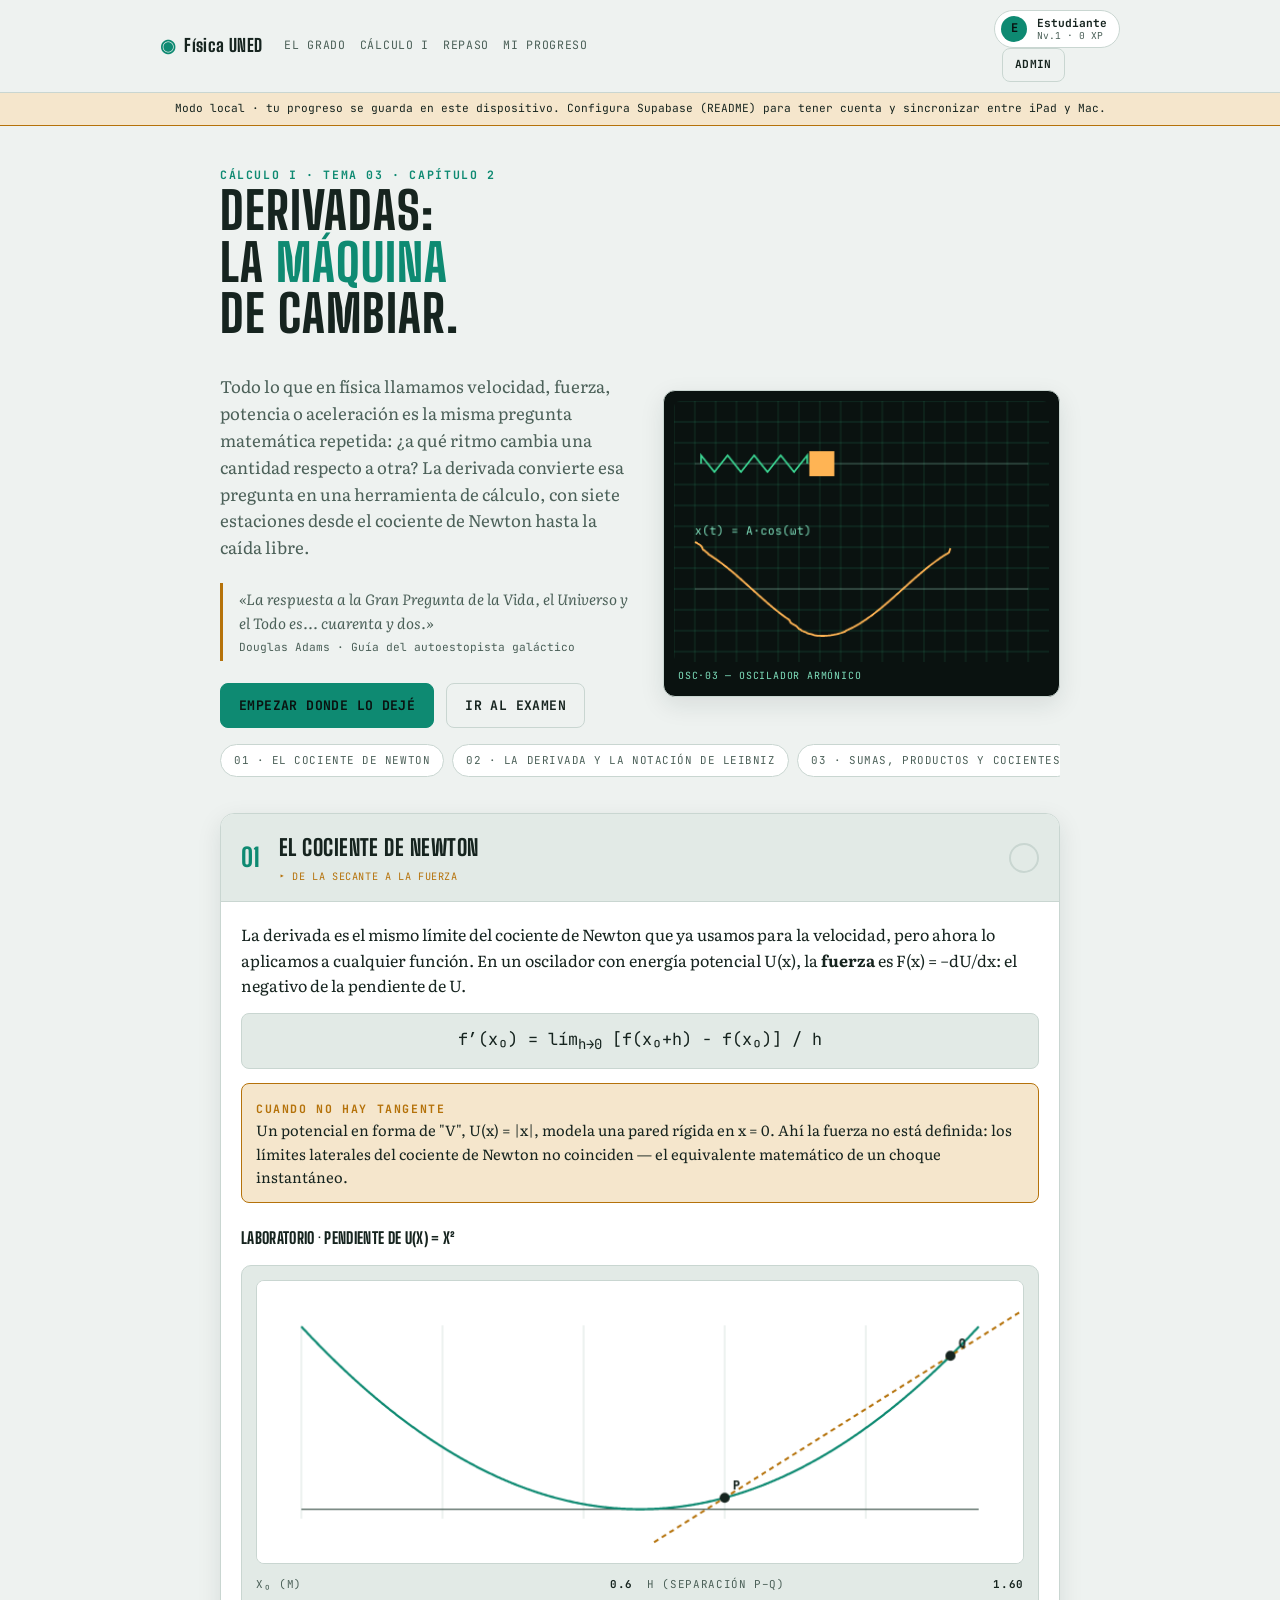
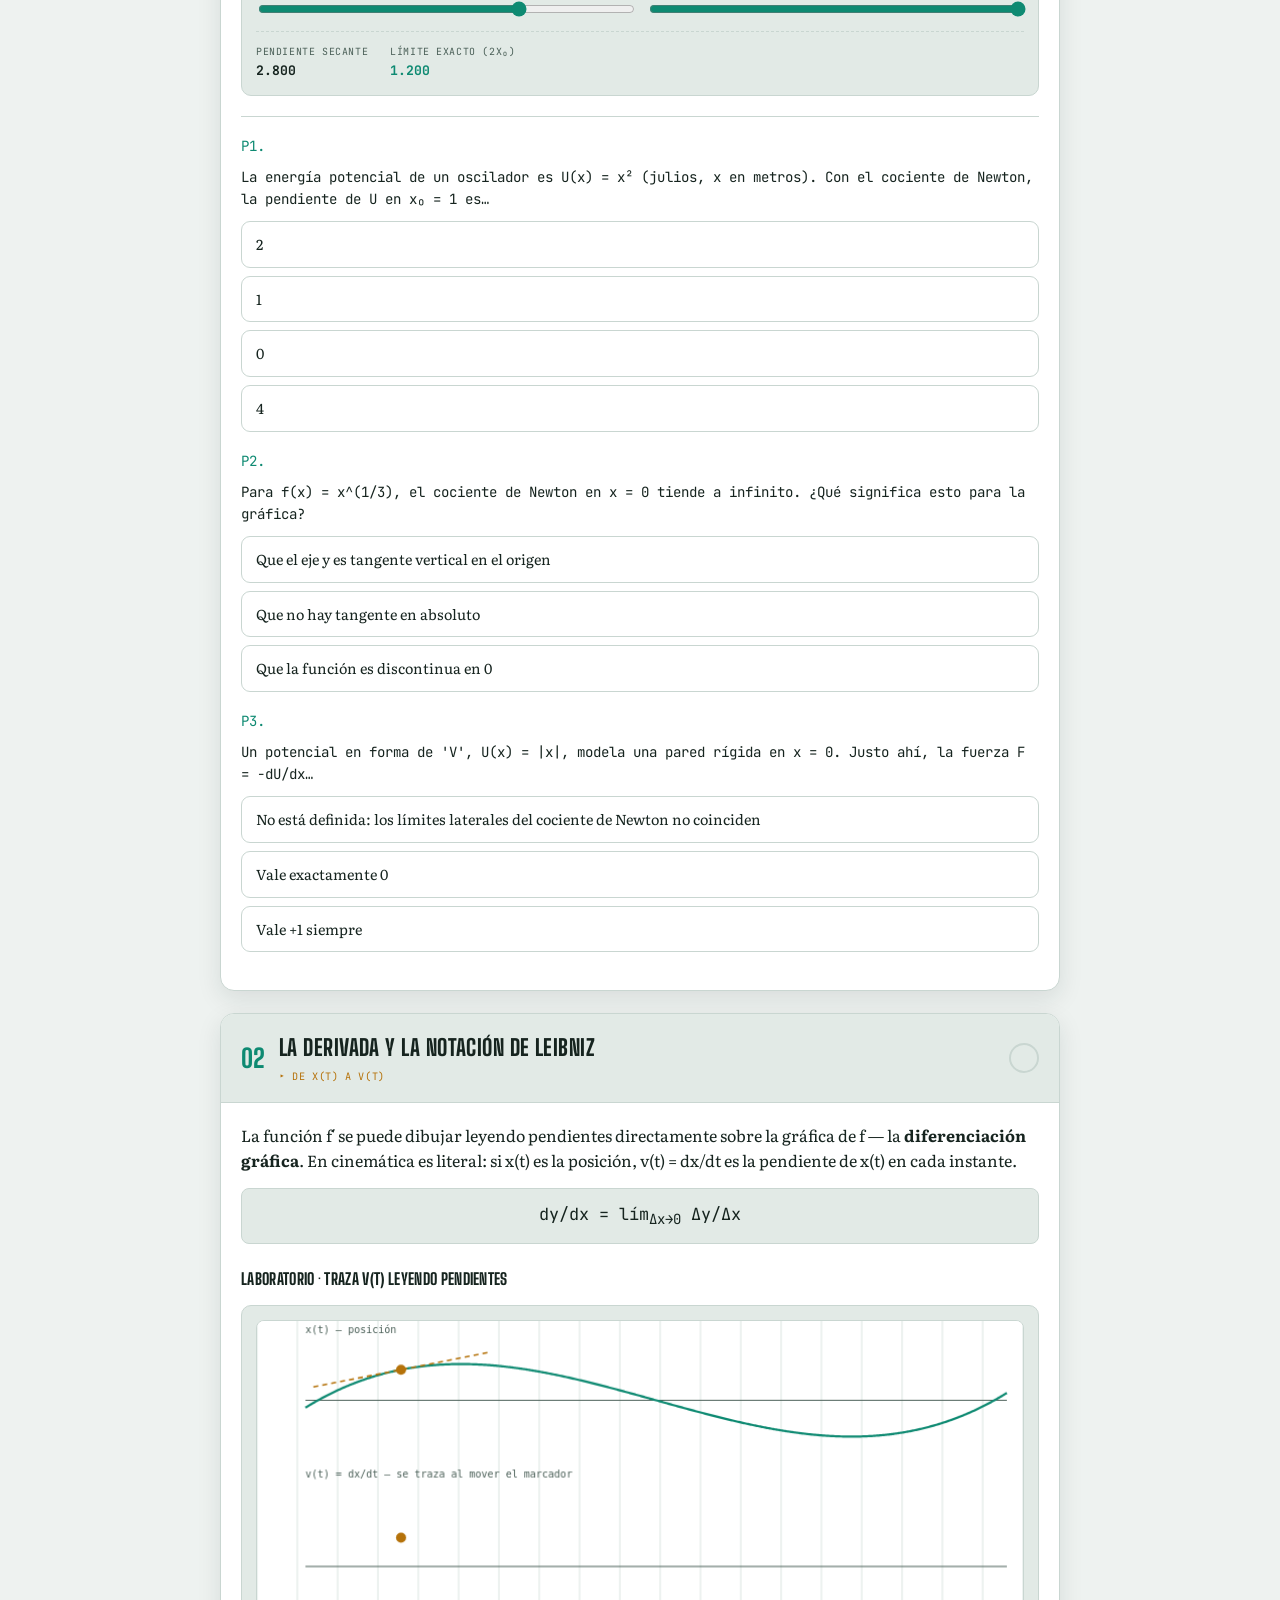
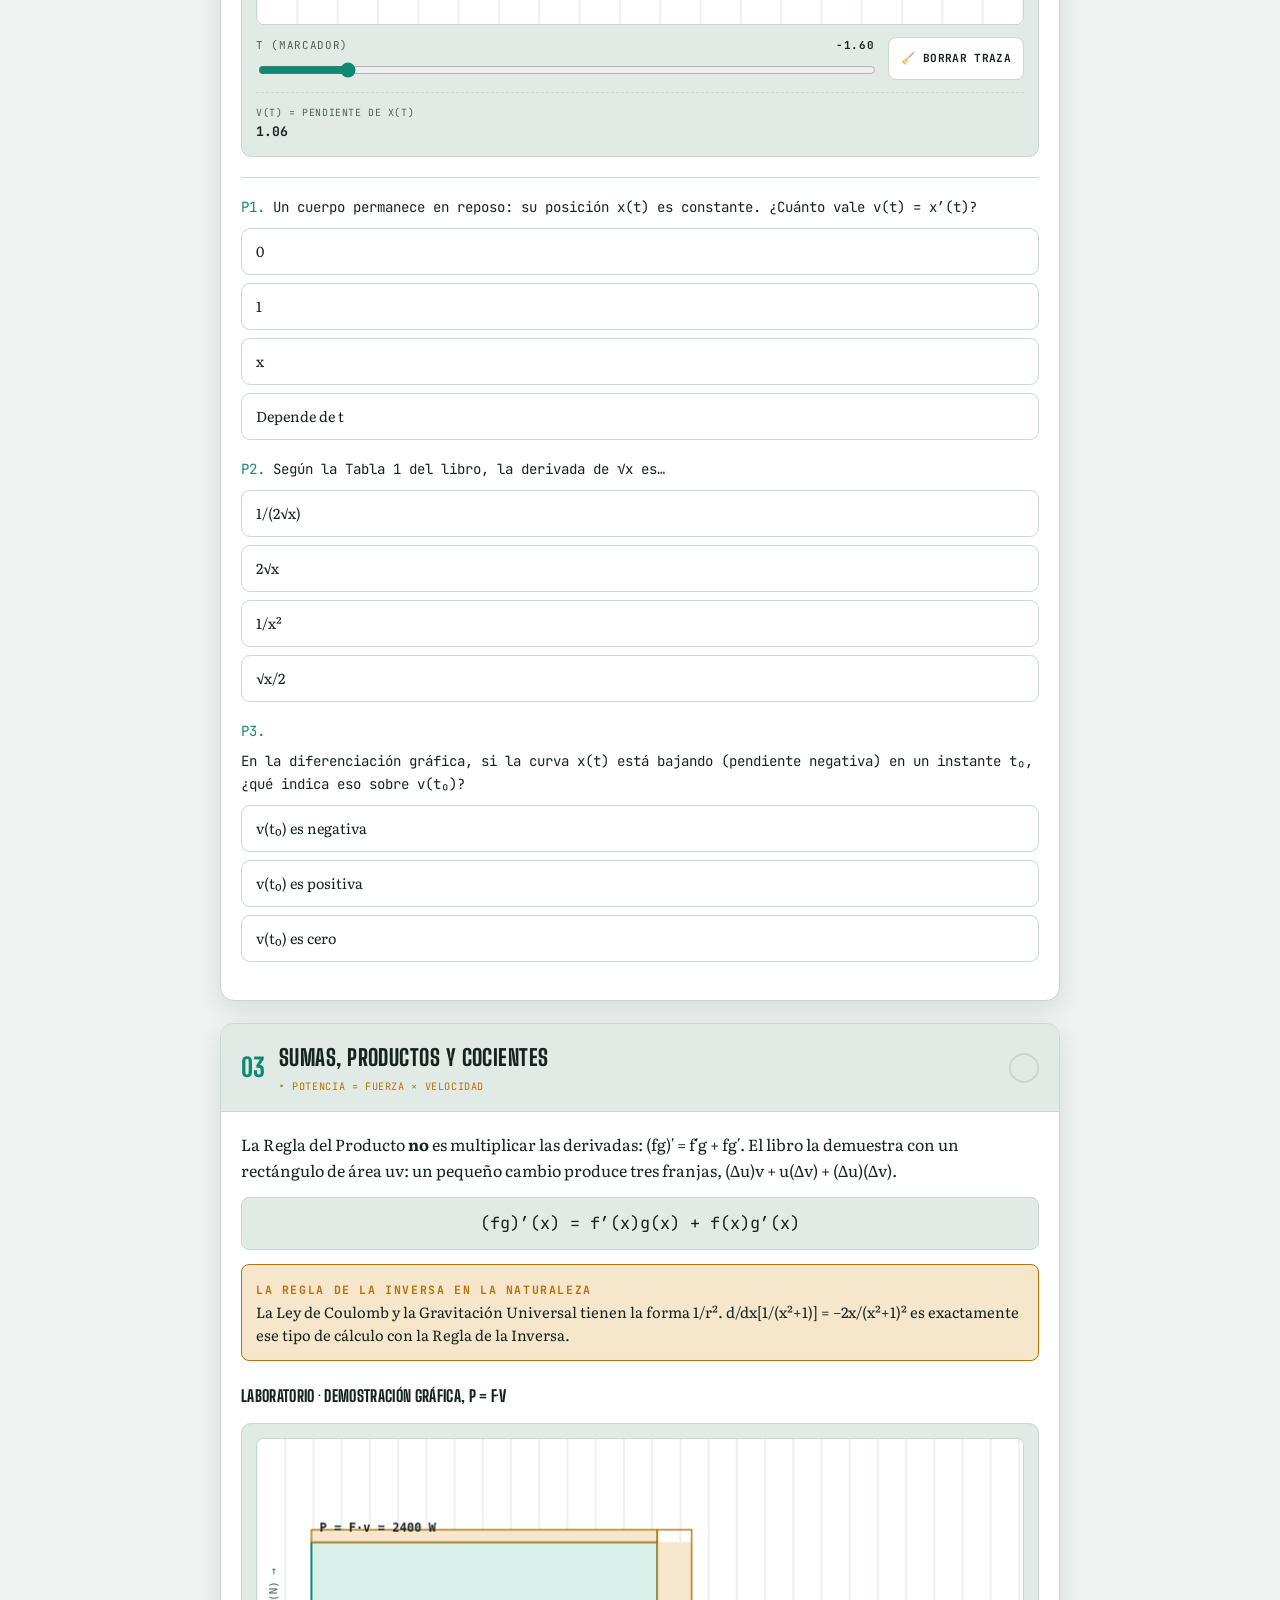
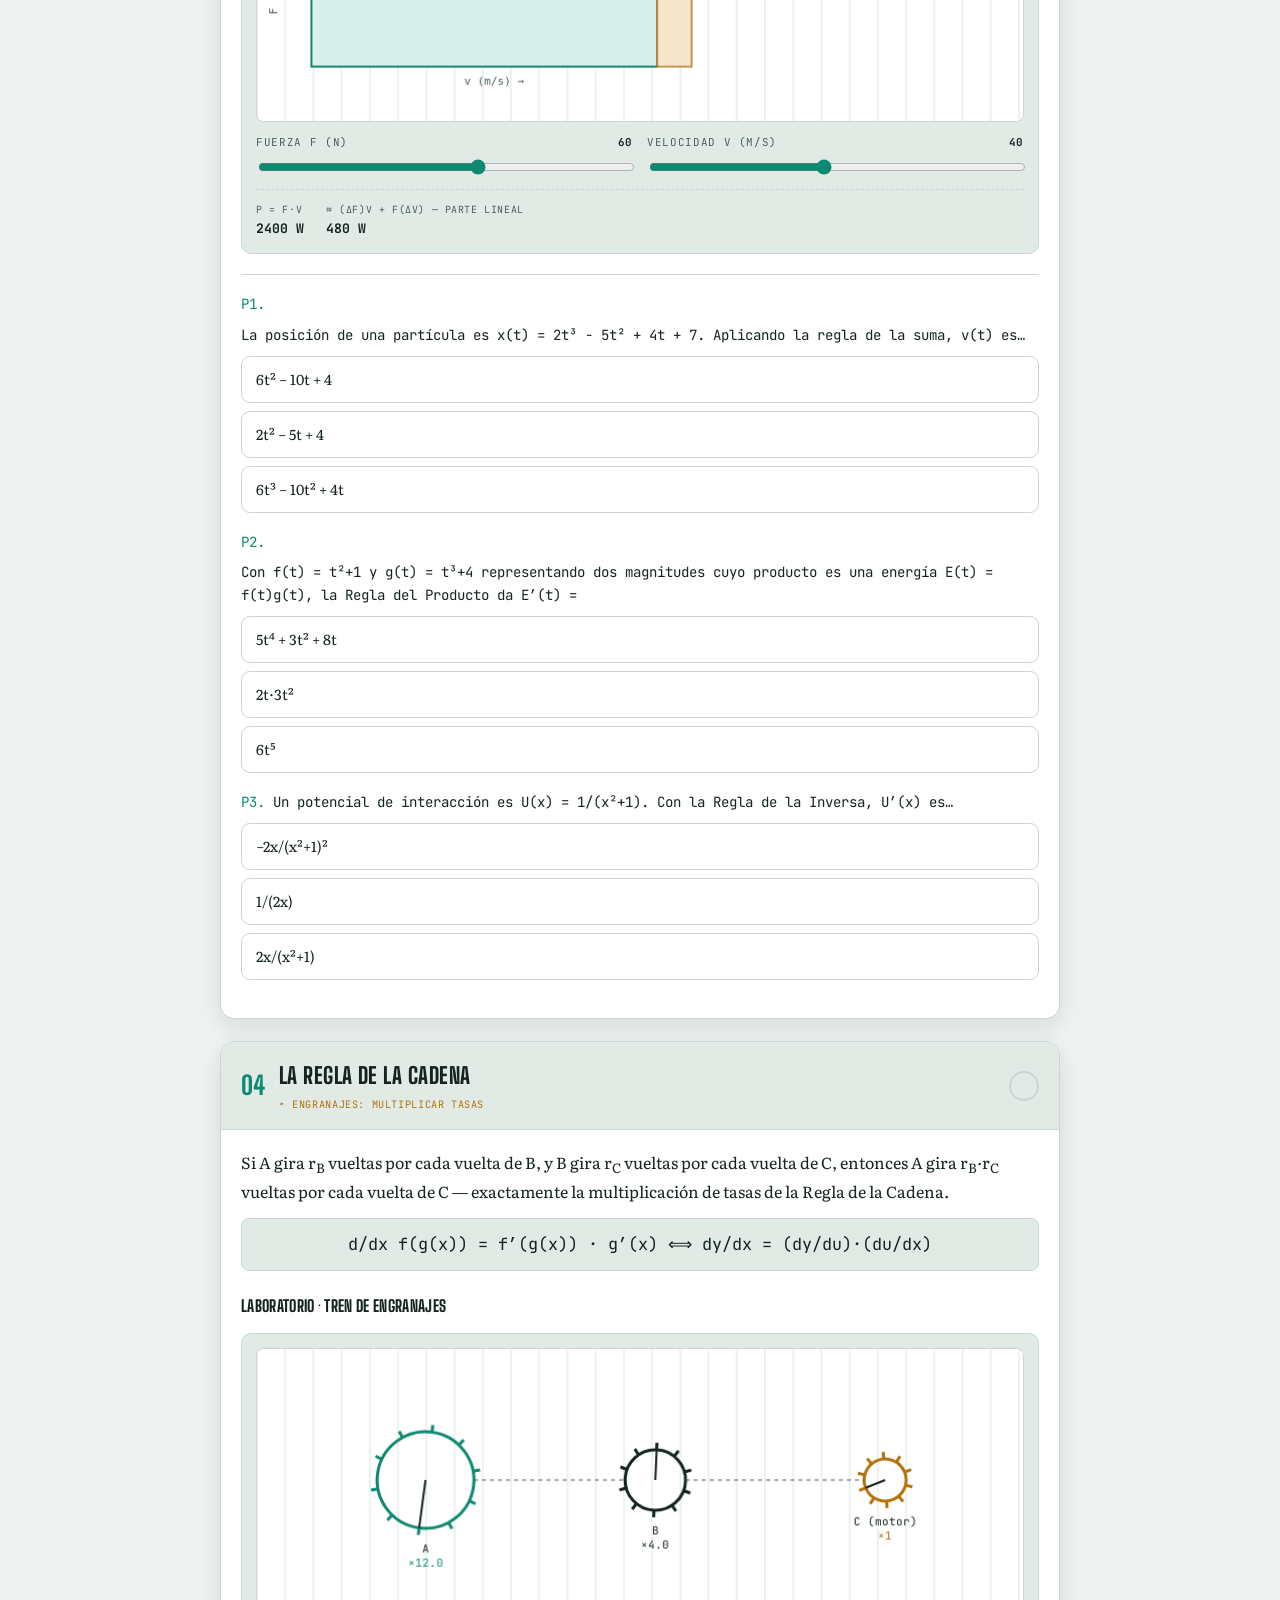
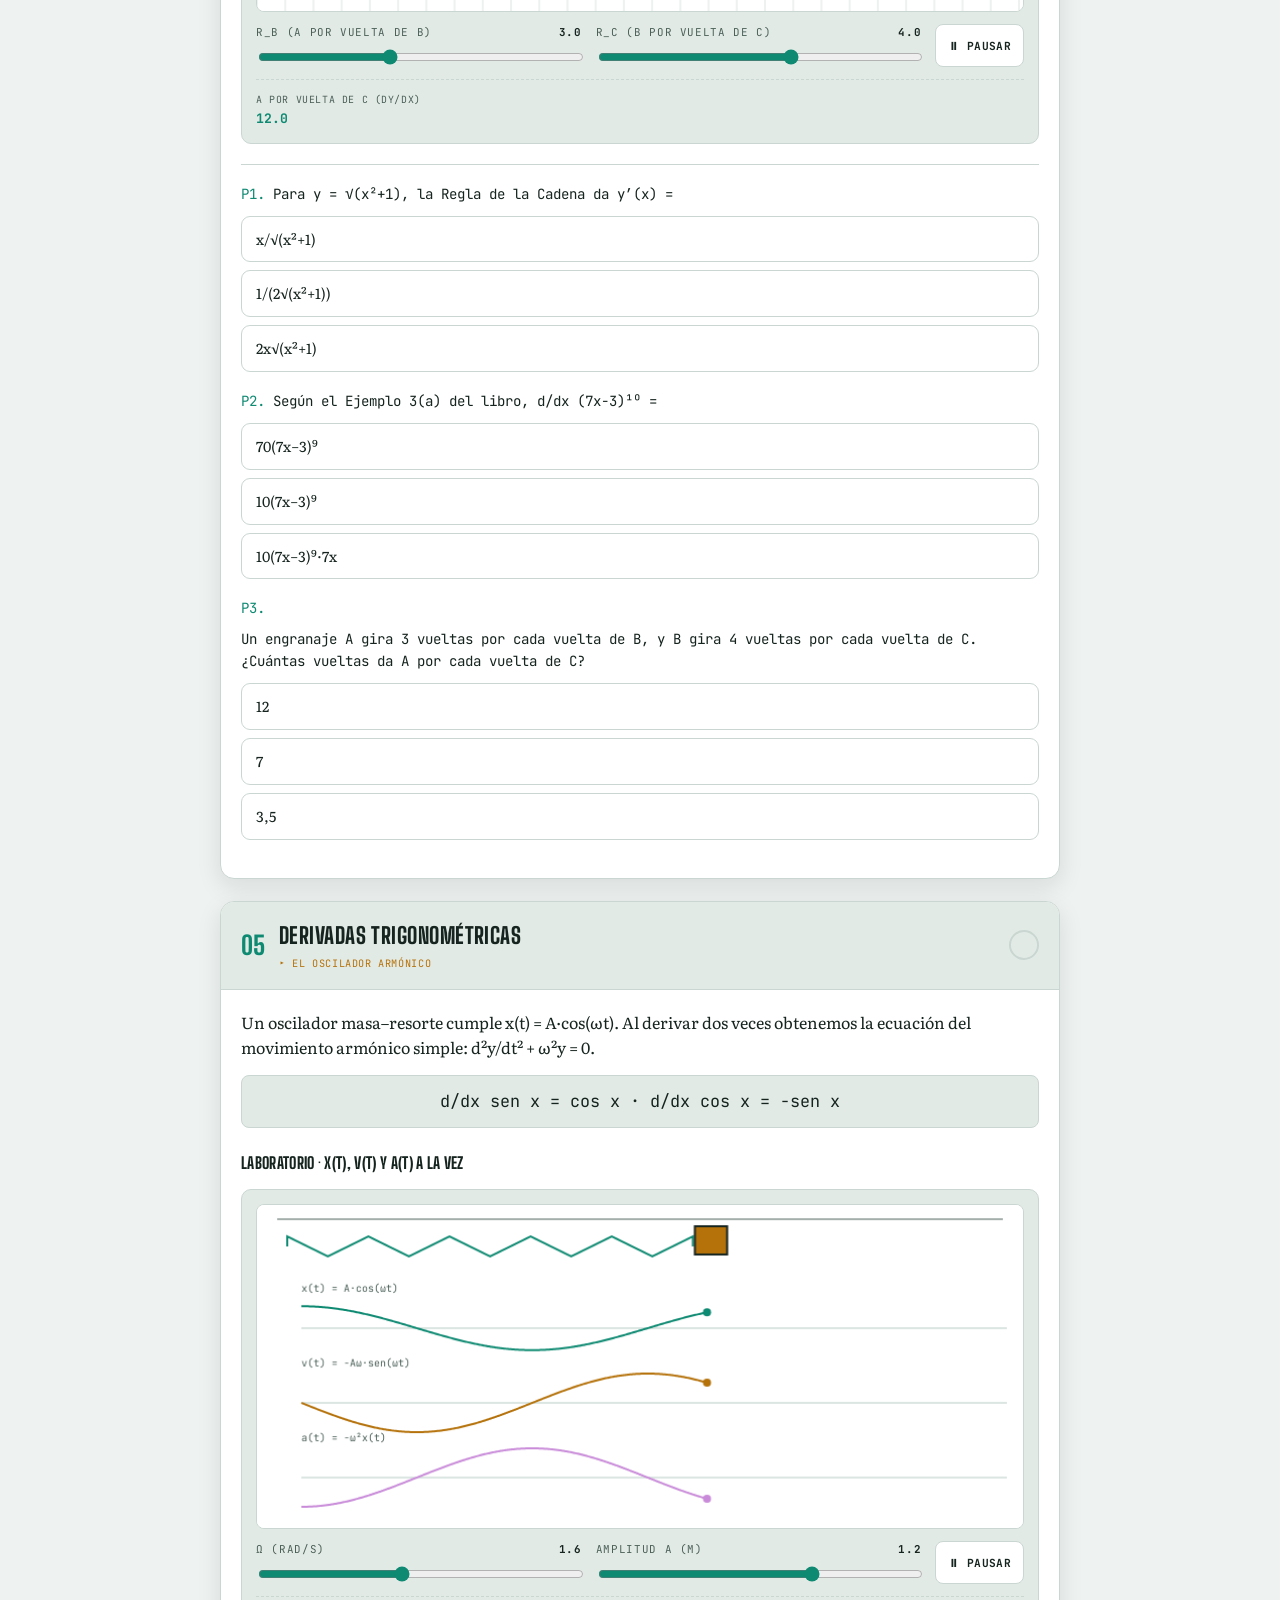
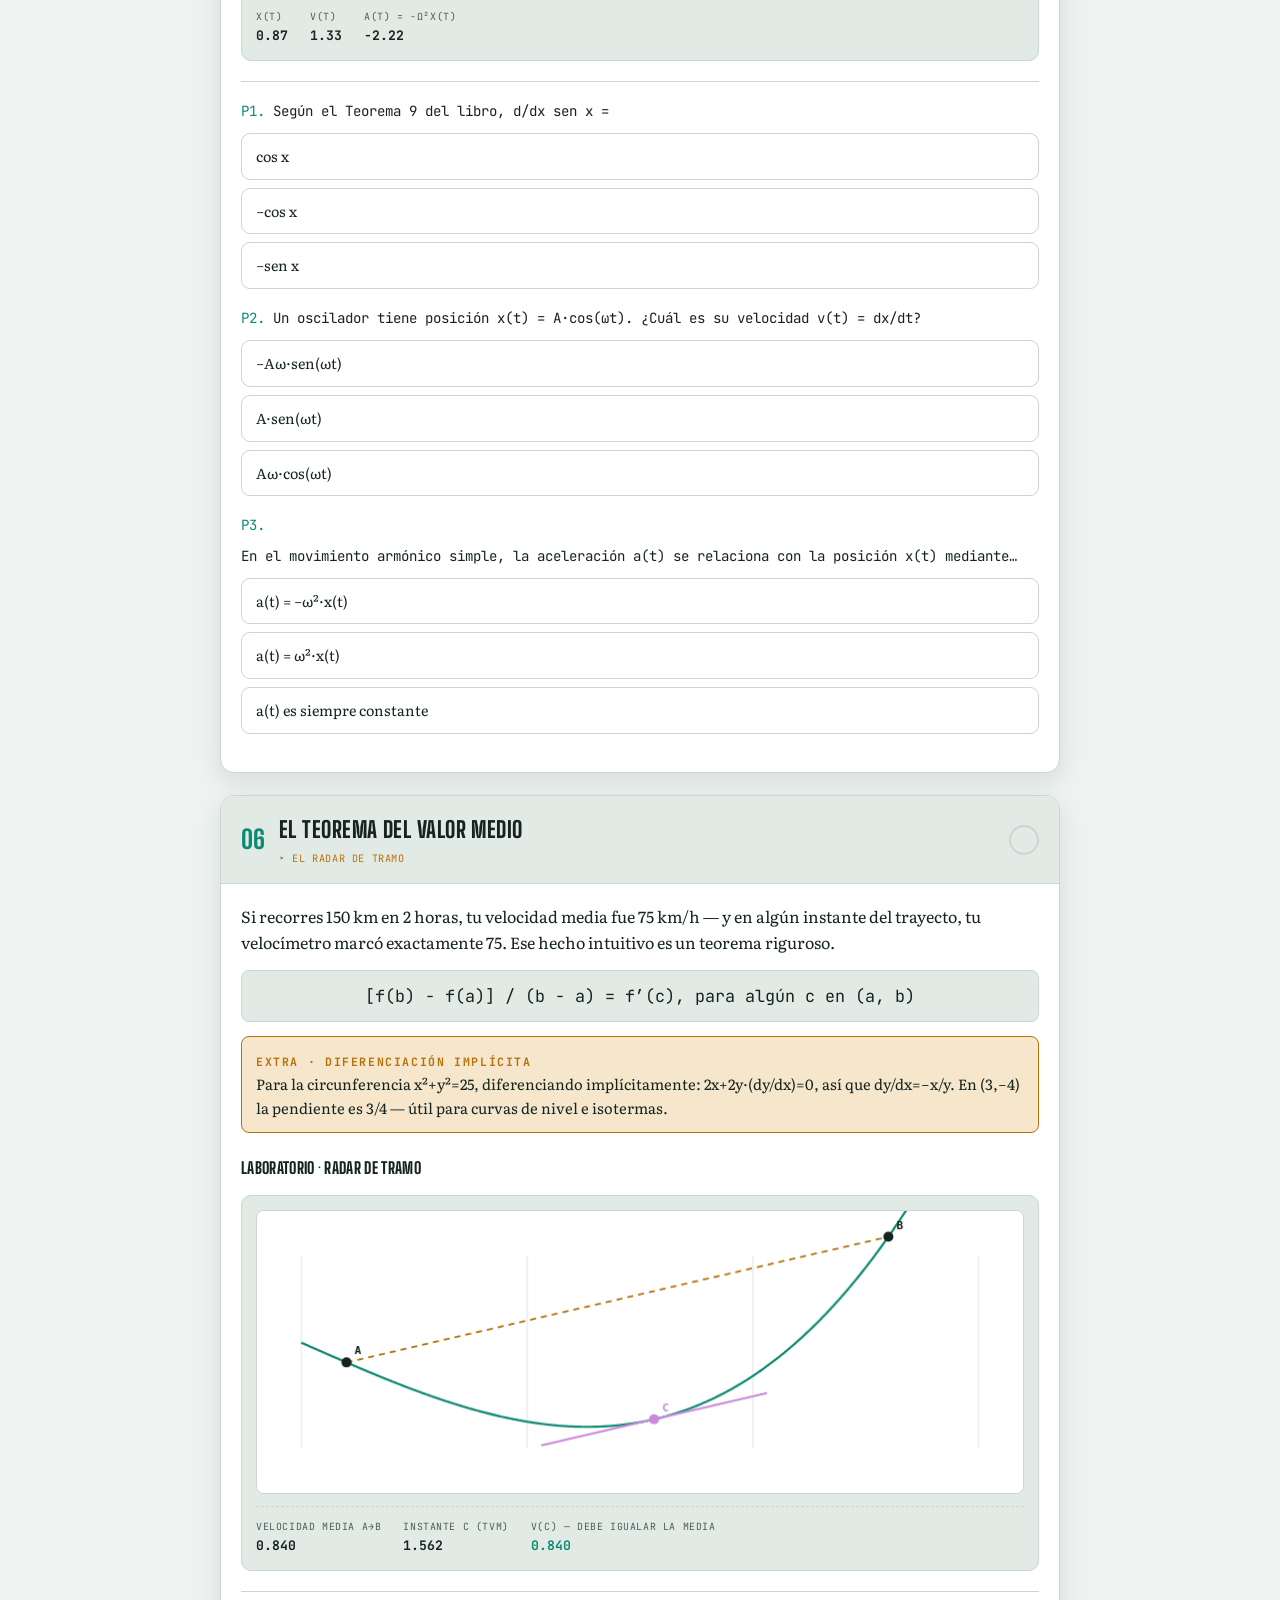
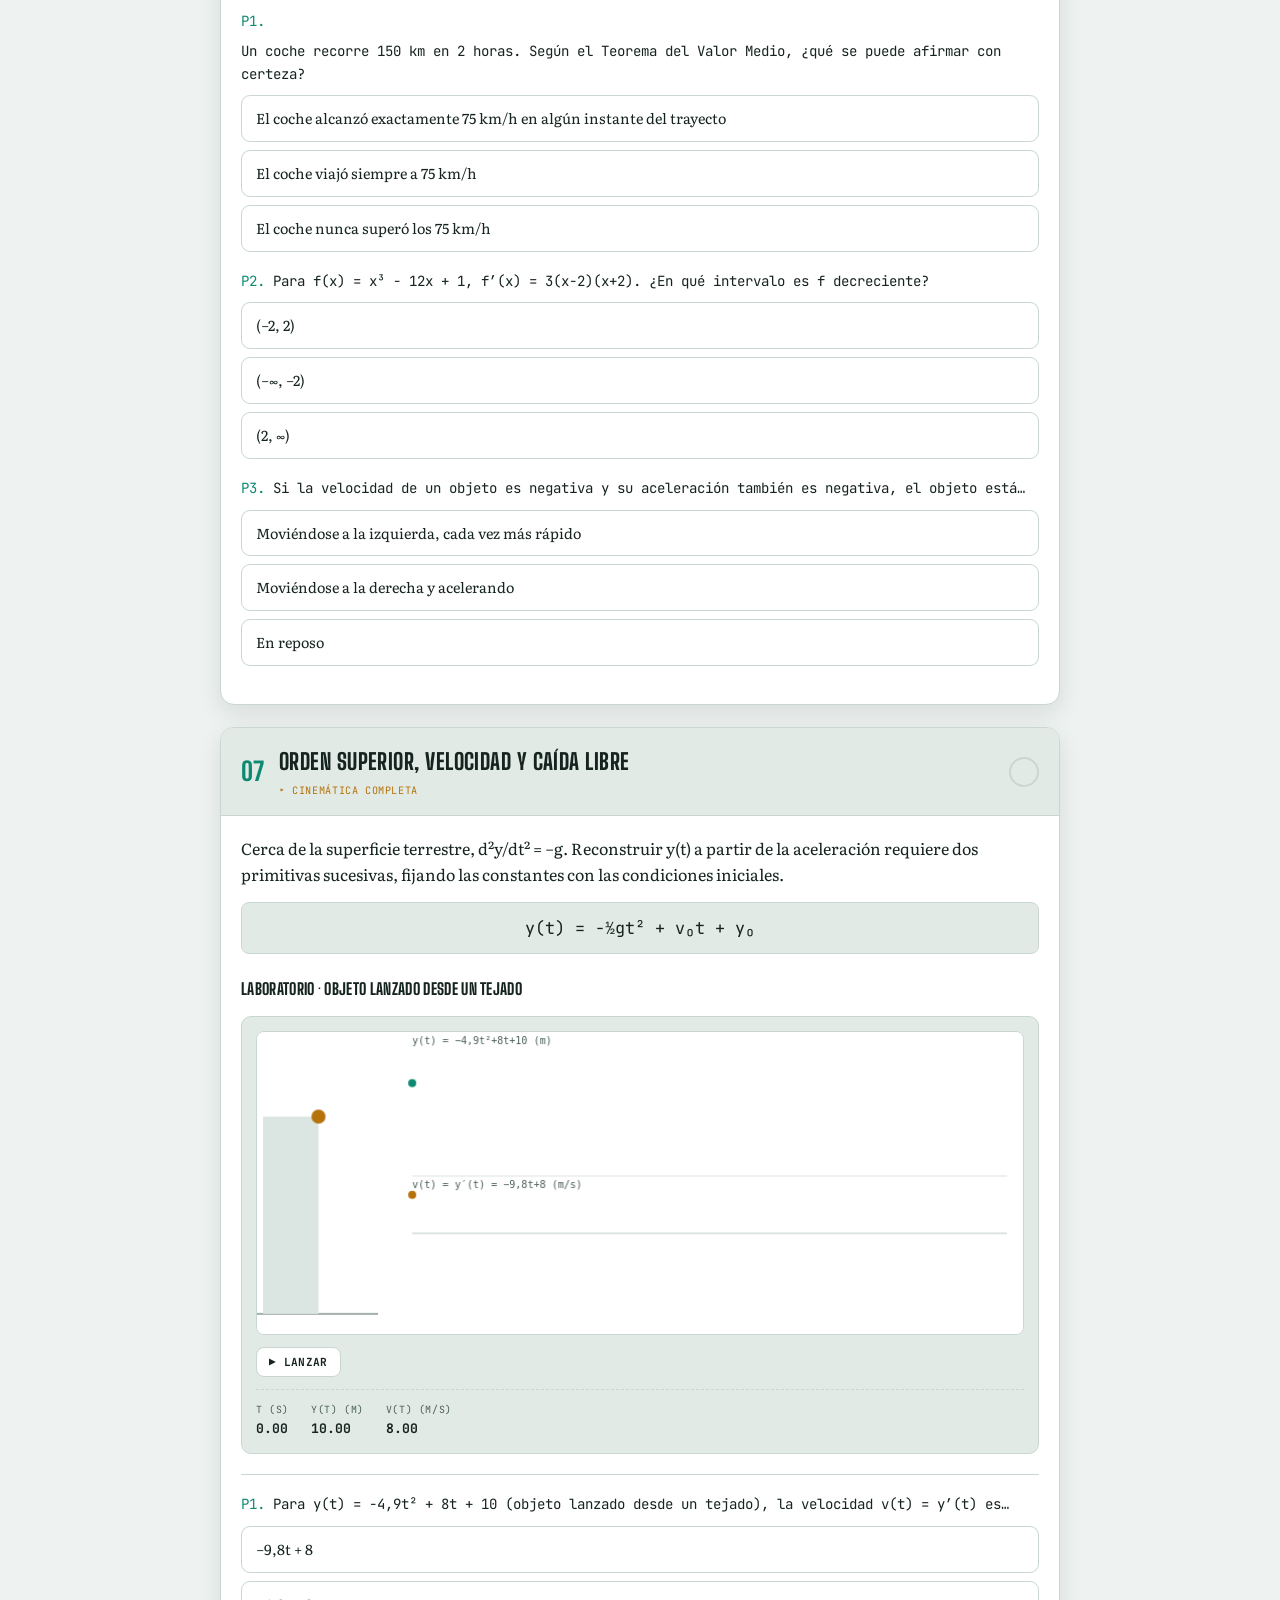
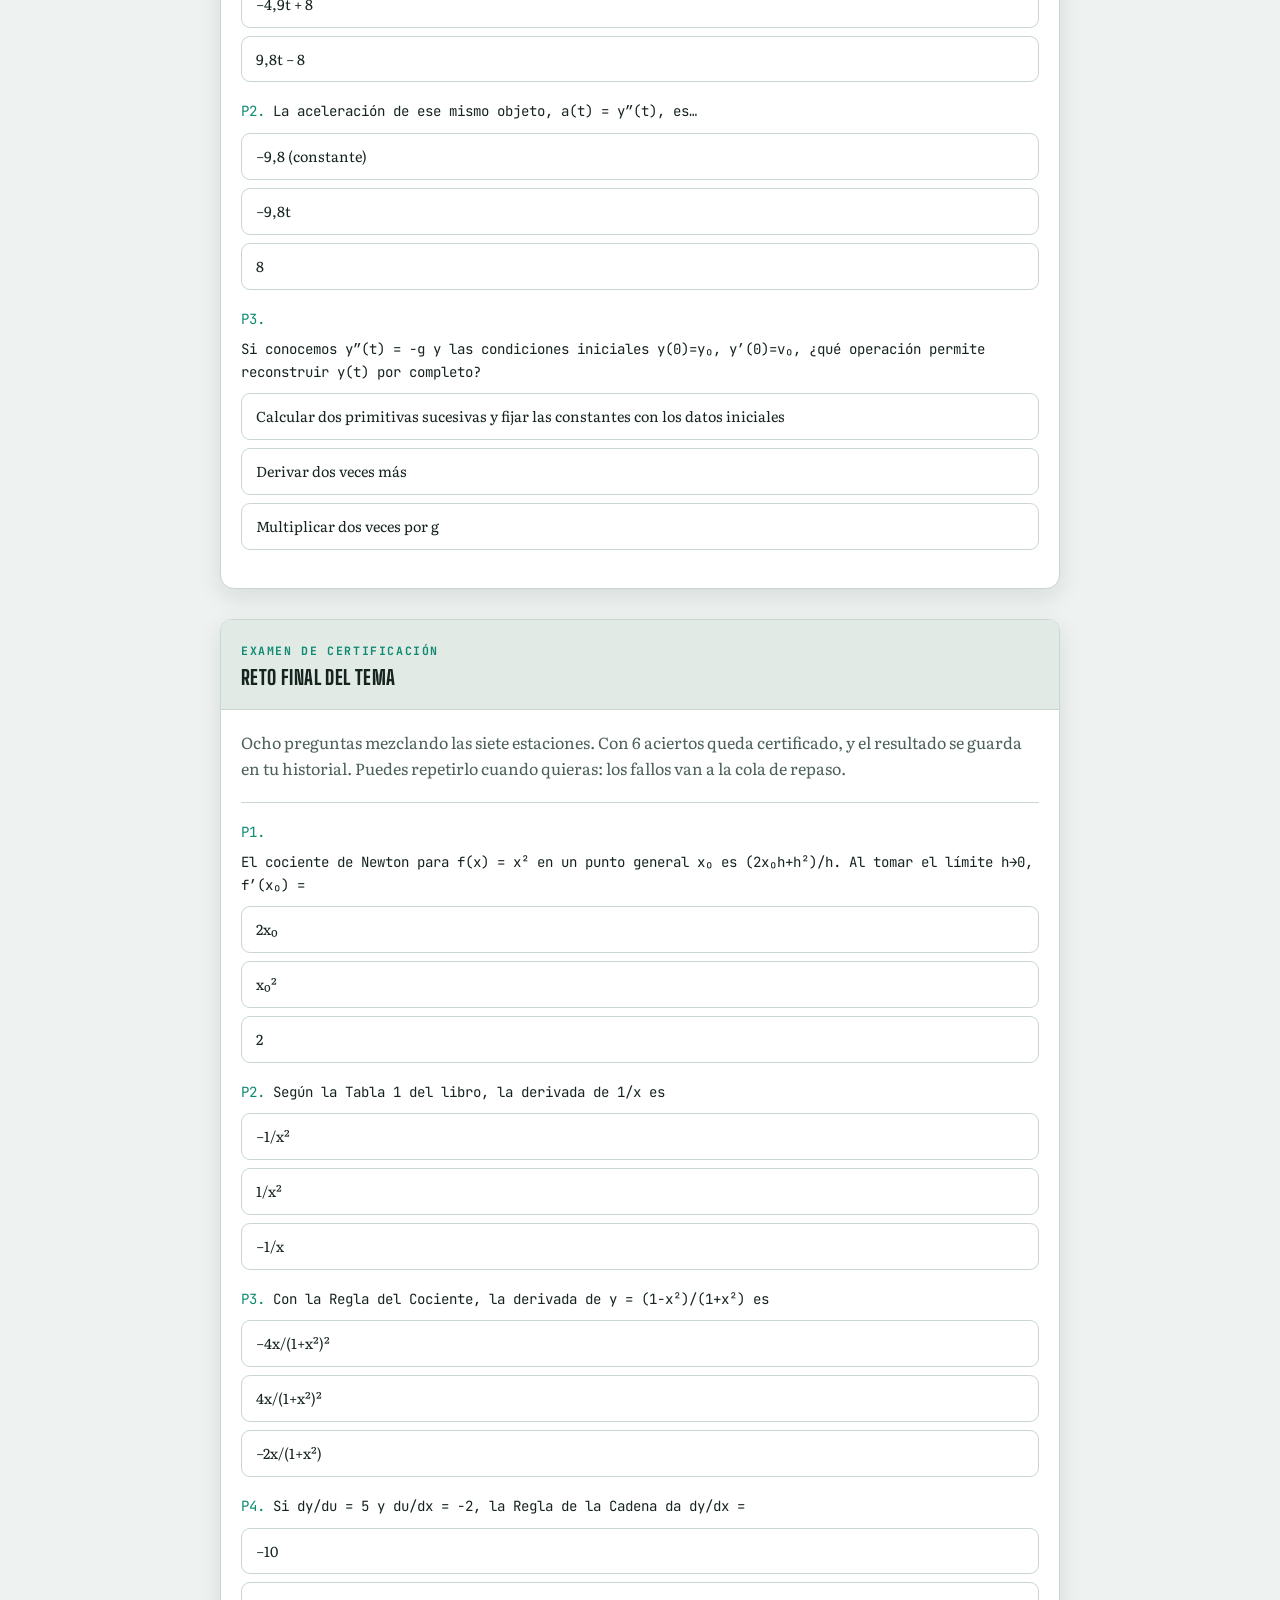
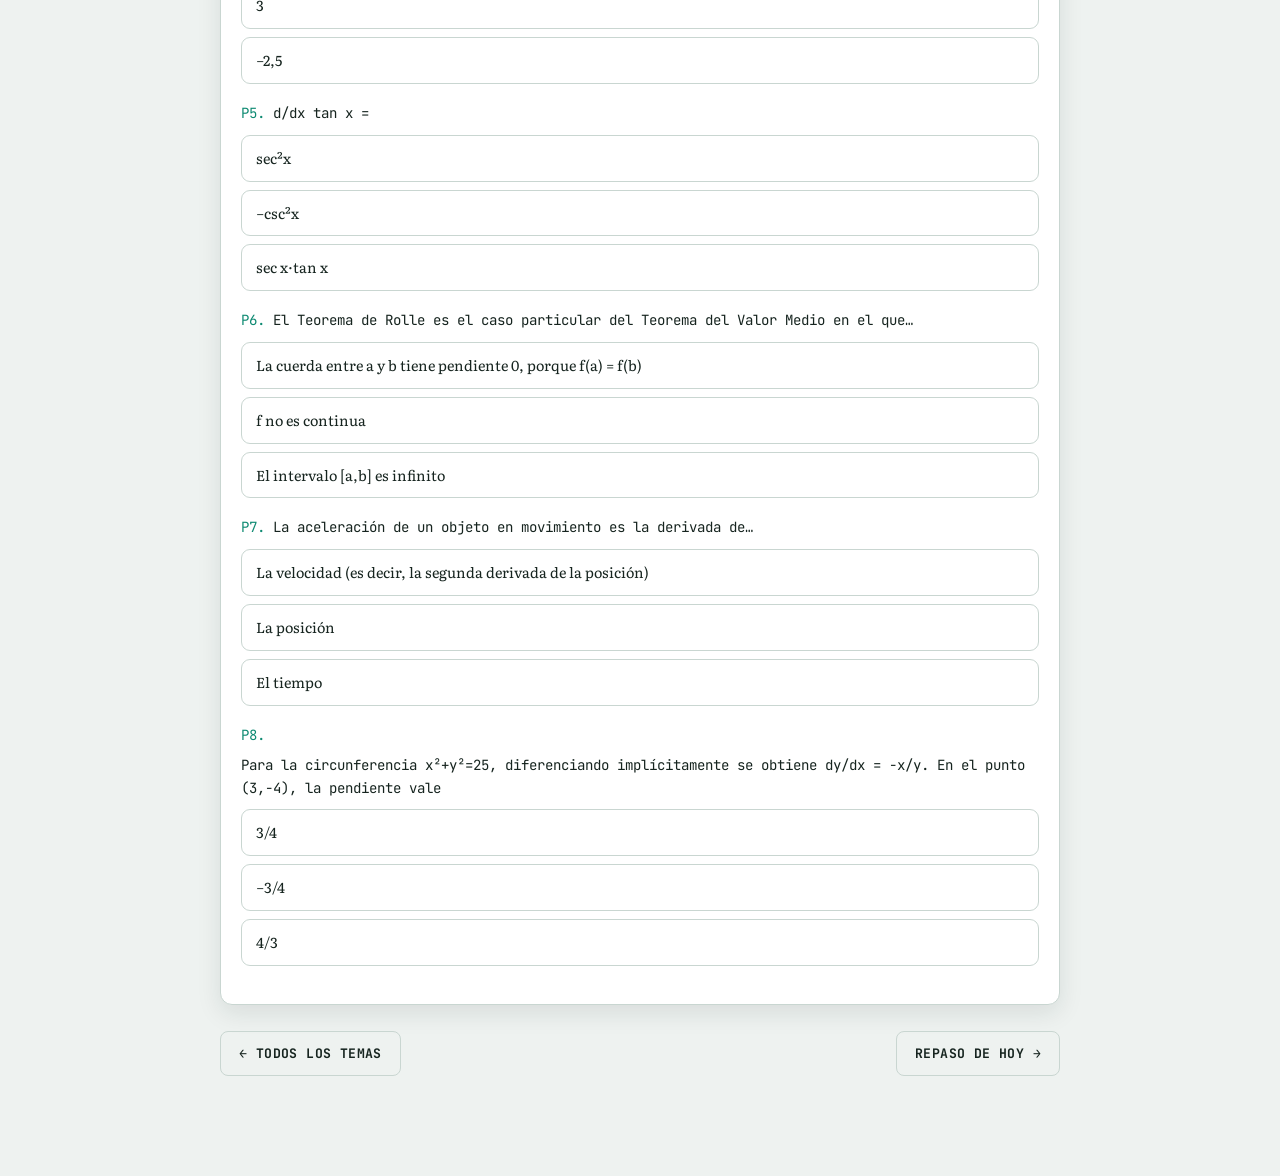
<file: tema-am1-03-derivadas.html>
<!doctype html>
<html lang="es">
<head>
<meta charset="utf-8">
<meta name="viewport" content="width=device-width, initial-scale=1, viewport-fit=cover">
<title>Diferenciación · Cálculo I</title>
<meta name="theme-color" content="#0a1210">
<link rel="manifest" href="manifest.webmanifest">
<link rel="icon" href="icon.svg" type="image/svg+xml">
<link rel="apple-touch-icon" href="icon-180.png">
<link rel="preconnect" href="https://fonts.googleapis.com">
<link rel="preconnect" href="https://fonts.gstatic.com" crossorigin>
<link rel="stylesheet" href="https://fonts.googleapis.com/css2?family=Big+Shoulders+Display:wght@600;700;800&family=Literata:ital,wght@0,400;0,500;0,600;1,400&family=JetBrains+Mono:wght@400;500;700&display=swap">
<style>
/* ==========================================================================
   Física UNED — sistema de diseño compartido
   Estética: panel de instrumentación / osciloscopio de laboratorio
   ========================================================================== */

:root{
  --bg:#eef2f0;
  --bg-elev:#ffffff;
  --bg-sunken:#e2eae6;
  --ink:#16241f;
  --ink-dim:#4b6058;
  --accent:#0e8a72;
  --accent-soft:#d9efe9;
  --accent-2:#b5720a;
  --accent-2-soft:#f5e6cc;
  --line:#c9d6d1;
  --grid:#dbe5e1;
  --bad:#b1352b;
  --bad-soft:#f6dcda;
  --good:#0e8a72;
  --shadow:0 8px 24px rgba(20,40,35,0.10);
  --scope-bg:#0a1210;
  --radius:12px;
}
@media (prefers-color-scheme: dark){
  :root:not([data-theme="light"]){
    --bg:#0a1210;
    --bg-elev:#101c19;
    --bg-sunken:#0d1815;
    --ink:#e7f3ee;
    --ink-dim:#93a8a0;
    --accent:#3ddc97;
    --accent-soft:#123227;
    --accent-2:#ffb454;
    --accent-2-soft:#2b2213;
    --line:#1f2f2a;
    --grid:#16211d;
    --bad:#ff8686;
    --bad-soft:#2c1414;
    --good:#3ddc97;
    --shadow:0 8px 28px rgba(0,0,0,0.45);
    --scope-bg:#050b09;
  }
}
:root[data-theme="dark"]{
  --bg:#0a1210;
  --bg-elev:#101c19;
  --bg-sunken:#0d1815;
  --ink:#e7f3ee;
  --ink-dim:#93a8a0;
  --accent:#3ddc97;
  --accent-soft:#123227;
  --accent-2:#ffb454;
  --accent-2-soft:#2b2213;
  --line:#1f2f2a;
  --grid:#16211d;
  --bad:#ff8686;
  --bad-soft:#2c1414;
  --good:#3ddc97;
  --shadow:0 8px 28px rgba(0,0,0,0.45);
  --scope-bg:#050b09;
}

*{ box-sizing:border-box; }
html{ -webkit-text-size-adjust:100%; }
body{
  margin:0;
  background:var(--bg);
  color:var(--ink);
  font-family:'Literata', Georgia, 'Times New Roman', serif;
  line-height:1.6;
  min-height:100vh;
  overscroll-behavior-y:none;
}
img{ max-width:100%; }
[hidden]{ display:none !important; }
::selection{ background:var(--accent); color:var(--bg-elev); }

h1,h2,h3,.display{
  font-family:'Big Shoulders Display', 'Arial Narrow', sans-serif;
  text-transform:uppercase;
  letter-spacing:0.02em;
  text-wrap:balance;
  font-weight:800;
  margin:0;
}
p{ margin:0 0 14px; }
a{ color:var(--accent); }
.mono{ font-family:'JetBrains Mono', ui-monospace, monospace; }
code, .formula{
  font-family:'JetBrains Mono', ui-monospace, monospace;
  background:var(--bg-sunken);
  border:1px solid var(--line);
  border-radius:4px;
  padding:0.05em 0.4em;
  font-size:0.92em;
  font-variant-numeric:tabular-nums;
}
.eyebrow{
  font-family:'JetBrains Mono', monospace;
  text-transform:uppercase;
  letter-spacing:0.14em;
  font-size:0.72rem;
  color:var(--accent);
  font-weight:700;
}
.muted{ color:var(--ink-dim); }
.center{ text-align:center; }

/* ===== Contenedores ===== */
.wrap{ max-width:1000px; margin:0 auto; padding:0 20px 100px; }
.wrap.narrow{ max-width:880px; }
.wrap.tight{ max-width:520px; }
section + section{ margin-top:38px; }

/* ===== Barra superior compartida ===== */
.appbar{
  position:sticky; top:0; z-index:60;
  background:color-mix(in srgb, var(--bg) 90%, transparent);
  backdrop-filter:blur(10px);
  border-bottom:1px solid var(--line);
}
.appbar-inner{
  max-width:1000px; margin:0 auto; padding:10px 20px;
  display:flex; align-items:center; gap:16px;
}
.brand{
  font-family:'Big Shoulders Display',sans-serif; font-weight:800; font-size:1.1rem;
  letter-spacing:0.02em; white-space:nowrap; text-decoration:none; color:var(--ink);
  display:flex; align-items:center; gap:8px;
}
.brand .spark{ color:var(--accent); }
.appbar nav{ display:flex; gap:14px; align-items:center; margin-left:6px; }
.appbar nav a{
  font-family:'JetBrains Mono',monospace; font-size:0.72rem; text-transform:uppercase;
  letter-spacing:0.06em; text-decoration:none; color:var(--ink-dim); padding:4px 0;
  border-bottom:2px solid transparent;
}
.appbar nav a:hover{ color:var(--ink); }
.appbar nav a[aria-current="page"]{ color:var(--accent); border-bottom-color:var(--accent); }
.appbar .spacer{ margin-left:auto; }

.userchip{
  display:flex; align-items:center; gap:10px; text-decoration:none; color:var(--ink);
  border:1px solid var(--line); border-radius:22px; padding:5px 12px 5px 6px; background:var(--bg-elev);
}
.userchip .avatar{
  width:26px; height:26px; border-radius:50%; background:var(--accent); color:var(--scope-bg);
  display:flex; align-items:center; justify-content:center; font-family:'JetBrains Mono',monospace;
  font-weight:700; font-size:0.75rem; flex:none;
}
.userchip .meta{ display:flex; flex-direction:column; line-height:1.15; }
.userchip .meta .n{ font-family:'JetBrains Mono',monospace; font-size:0.7rem; font-weight:700; }
.userchip .meta .x{ font-family:'JetBrains Mono',monospace; font-size:0.6rem; color:var(--ink-dim); }
@media (max-width:640px){
  .appbar nav{ display:none; }
  .userchip .meta{ display:none; }
}

/* ===== Botones ===== */
.btn{
  font-family:'JetBrains Mono',monospace; font-weight:700; font-size:0.82rem;
  letter-spacing:0.03em; text-transform:uppercase; border-radius:8px; border:1px solid var(--line);
  padding:11px 18px; cursor:pointer; background:var(--bg-elev); color:var(--ink);
  transition:transform .15s ease, border-color .15s ease; text-decoration:none; display:inline-block;
  text-align:center;
}
.btn:hover{ transform:translateY(-1px); border-color:var(--accent); }
.btn:active{ transform:translateY(0); }
.btn.primary{ background:var(--accent); color:var(--scope-bg); border-color:var(--accent); }
.btn.ghost{ background:transparent; }
.btn.danger{ color:var(--bad); border-color:var(--bad); }
.btn.small{ padding:7px 12px; font-size:0.7rem; }
.btn:disabled{ opacity:0.45; cursor:not-allowed; transform:none; }
.btn-row{ display:flex; gap:12px; flex-wrap:wrap; }

/* ===== Formularios ===== */
.field{ display:flex; flex-direction:column; gap:6px; }
label{
  font-family:'JetBrains Mono',monospace; font-size:0.68rem; text-transform:uppercase;
  letter-spacing:0.06em; color:var(--ink-dim); display:flex; justify-content:space-between;
}
label b{ color:var(--ink); font-variant-numeric:tabular-nums; }
input[type=email], input[type=password], input[type=text], select, textarea{
  font-family:'JetBrains Mono',monospace; background:var(--bg-elev); color:var(--ink);
  border:1px solid var(--line); border-radius:8px; padding:11px 12px; font-size:0.9rem; width:100%;
}
input:focus-visible, select:focus-visible, button:focus-visible, a:focus-visible{
  outline:2px solid var(--accent); outline-offset:2px;
}
input[type=range]{ width:100%; accent-color:var(--accent); }

/* ===== Tarjetas / paneles ===== */
.card{
  background:var(--bg-elev); border:1px solid var(--line); border-radius:var(--radius);
  padding:20px; box-shadow:var(--shadow);
}
.panel{
  background:var(--bg-elev); border:1px solid var(--line); border-radius:var(--radius);
  overflow:hidden; box-shadow:var(--shadow);
}
.panel-head{
  display:flex; align-items:center; gap:14px; padding:16px 20px;
  border-bottom:1px solid var(--line); background:var(--bg-sunken);
}
.panel-head h2{ font-size:1.25rem; }
.panel-body{ padding:20px; }

.callout{
  background:var(--accent-2-soft); border:1px solid var(--accent-2); border-radius:8px;
  padding:12px 14px; font-size:0.92rem; margin:14px 0;
}
.callout .eyebrow{ color:var(--accent-2); }
.notice{
  background:var(--accent-soft); border:1px solid var(--accent); border-radius:8px;
  padding:12px 14px; font-size:0.9rem; color:var(--ink);
}
.notice.error{ background:var(--bad-soft); border-color:var(--bad); }

/* ===== Barras de progreso ===== */
.bar-track{ height:8px; border-radius:5px; background:var(--bg-sunken); border:1px solid var(--line); overflow:hidden; }
.bar-fill{ height:100%; background:linear-gradient(90deg, var(--accent), var(--accent-2)); width:0%; transition:width .5s ease; }

.ring{ position:relative; flex:none; }
.ring svg{ transform:rotate(-90deg); display:block; }
.ring .ring-label{
  position:absolute; inset:0; display:flex; align-items:center; justify-content:center;
  font-family:'JetBrains Mono',monospace; font-weight:700; font-size:0.9rem;
}

/* ===== Estadísticas ===== */
.stat-row{ display:flex; flex-wrap:wrap; gap:10px 28px; }
.stat{ font-family:'JetBrains Mono',monospace; }
.stat .k{ display:block; font-size:0.63rem; text-transform:uppercase; letter-spacing:0.08em; color:var(--ink-dim); }
.stat .v{ font-size:1.15rem; font-weight:700; font-variant-numeric:tabular-nums; }
.stat .v.good{ color:var(--good); }
.stat .v.bad{ color:var(--bad); }
.stat .v.warn{ color:var(--accent-2); }

/* ===== Tablas ===== */
.table-scroll{ overflow-x:auto; }
table{ width:100%; border-collapse:collapse; font-size:0.86rem; }
th{
  font-family:'JetBrains Mono',monospace; font-size:0.64rem; text-transform:uppercase;
  letter-spacing:0.07em; color:var(--ink-dim); text-align:left; padding:10px 12px;
  border-bottom:1px solid var(--line); white-space:nowrap; font-weight:700;
}
td{ padding:11px 12px; border-bottom:1px solid var(--line); vertical-align:middle; }
tbody tr:hover{ background:var(--bg-sunken); }
td.num{ font-family:'JetBrains Mono',monospace; font-variant-numeric:tabular-nums; }

.pill{
  font-family:'JetBrains Mono',monospace; font-size:0.62rem; text-transform:uppercase;
  letter-spacing:0.06em; padding:3px 9px; border-radius:20px; white-space:nowrap;
  background:var(--bg-sunken); color:var(--ink-dim); display:inline-block;
}
.pill.on{ background:var(--accent-soft); color:var(--good); }
.pill.warn{ background:var(--accent-2-soft); color:var(--accent-2); }
.pill.off{ background:var(--bad-soft); color:var(--bad); }

/* ===== Estado de carga / vacío ===== */
.skeleton{
  background:linear-gradient(90deg, var(--bg-sunken), var(--bg-elev), var(--bg-sunken));
  background-size:200% 100%; animation:shimmer 1.4s infinite; border-radius:6px; height:14px;
}
@keyframes shimmer{ 0%{background-position:200% 0} 100%{background-position:-200% 0} }
.empty{
  padding:34px 20px; text-align:center; color:var(--ink-dim);
  font-family:'JetBrains Mono',monospace; font-size:0.8rem;
}

/* ===== Pie ===== */
footer.appfoot{
  text-align:center; padding:40px 20px; color:var(--ink-dim);
  font-family:'JetBrains Mono',monospace; font-size:0.7rem; letter-spacing:0.04em;
  border-top:1px solid var(--line); margin-top:60px;
}
footer.appfoot a{ color:var(--ink-dim); }

/* ===== Aviso de modo local ===== */
.localbanner{
  background:var(--accent-2-soft); border-bottom:1px solid var(--accent-2);
  font-family:'JetBrains Mono',monospace; font-size:0.7rem; text-align:center;
  padding:7px 16px; color:var(--ink);
}

@media (prefers-reduced-motion: reduce){
  *{ transition:none !important; animation:none !important; scroll-behavior:auto !important; }
}

</style>
<style>
/* ==========================================================================
   Estilos de las estaciones de estudio, laboratorios interactivos y tests
   ========================================================================== */

/* ===== Preguntas ===== */
.quiz{ margin-top:20px; border-top:1px solid var(--line); padding-top:18px; }
.quiz-item{ margin-bottom:18px; }
.quiz-item .q{
  font-family:'JetBrains Mono',monospace; font-size:0.88rem; margin-bottom:10px;
  display:flex; gap:8px; align-items:baseline; flex-wrap:wrap;
}
.quiz-item .q .idx{ color:var(--accent); flex:none; }
.opts{ display:grid; gap:8px; }
.opt{
  text-align:left; border:1px solid var(--line); background:var(--bg-elev); color:var(--ink);
  border-radius:9px; padding:12px 14px; cursor:pointer; font-size:0.9rem;
  font-family:'Literata',serif; line-height:1.45; min-height:46px;
  transition:border-color .15s ease, background .15s ease;
}
.opt:hover:not(:disabled){ border-color:var(--accent); }
.opt.correct{ border-color:var(--good); background:var(--accent-soft); }
.opt.wrong{ border-color:var(--bad); background:var(--bad-soft); }
.opt:disabled{ cursor:default; }
.explain{
  font-size:0.85rem; color:var(--ink-dim); margin-top:9px; padding:10px 12px;
  background:var(--bg-sunken); border-radius:8px; border-left:3px solid var(--accent); display:none;
}
.explain.show{ display:block; }
.review-note{
  margin-top:7px; font-family:'JetBrains Mono',monospace; font-size:0.68rem;
  color:var(--accent); letter-spacing:0.02em;
}
.xp-pop{
  font-family:'JetBrains Mono',monospace; font-size:0.7rem; color:var(--good);
  font-weight:700; margin-left:8px;
}

/* ===== Resultado de examen ===== */
.exam-result{
  margin-top:20px; padding:26px 20px; border-radius:12px; text-align:center;
  border:1px solid var(--accent); background:var(--accent-soft);
}
.exam-result.again{ border-color:var(--accent-2); background:var(--accent-2-soft); }
.exam-ring{
  width:74px; height:74px; border-radius:50%; margin:0 auto 12px; display:flex;
  align-items:center; justify-content:center; font-size:2rem; background:var(--bg-elev);
  border:2px solid var(--accent);
}
.exam-result.again .exam-ring{ border-color:var(--accent-2); }
.exam-result h3{ font-size:1.4rem; }
.exam-result p{ margin:8px auto 0; max-width:52ch; color:var(--ink-dim); font-size:0.92rem; }

/* ===== Estaciones del tema ===== */
.station{
  background:var(--bg-elev); border:1px solid var(--line); border-radius:14px;
  margin-top:22px; overflow:hidden; box-shadow:var(--shadow); scroll-margin-top:90px;
}
.station-head{
  display:flex; align-items:center; gap:14px; padding:16px 20px;
  border-bottom:1px solid var(--line); background:var(--bg-sunken);
}
.station-num{
  font-family:'Big Shoulders Display',sans-serif; font-weight:800; font-size:1.6rem;
  color:var(--accent); min-width:2ch;
}
.station-head .titles{ flex:1; min-width:0; }
.station-head h2{ font-size:1.4rem; }
.station-head .tag{
  font-family:'JetBrains Mono',monospace; font-size:0.64rem; letter-spacing:0.06em;
  text-transform:uppercase; color:var(--accent-2); margin-top:3px; display:block;
}
.check{
  width:30px; height:30px; border-radius:50%; border:2px solid var(--line); flex:none;
  display:flex; align-items:center; justify-content:center; font-size:0.9rem; color:transparent;
  transition:all .2s ease;
}
.check.done{ border-color:var(--good); background:var(--accent-soft); color:var(--good); }
.station-body{ padding:20px; }
.station-body h3{ font-size:1rem; margin:22px 0 10px; }
.formula-block{
  display:block; text-align:center; font-size:1.05rem; padding:12px;
  margin:12px 0; background:var(--bg-sunken); border:1px solid var(--line); border-radius:8px;
  font-family:'JetBrains Mono',monospace; overflow-x:auto;
}

/* ===== Laboratorios interactivos ===== */
.widget{
  background:var(--bg-sunken); border:1px solid var(--line); border-radius:10px;
  padding:14px; margin:14px 0 6px;
}
.widget canvas{
  display:block; width:100%; touch-action:none; background:var(--bg-elev);
  border-radius:8px; border:1px solid var(--line);
}
.controls{ display:flex; flex-wrap:wrap; gap:14px; margin-top:12px; }
.controls .field{ min-width:150px; flex:1; }
.readout{
  display:flex; flex-wrap:wrap; gap:10px 22px; margin-top:12px;
  padding-top:12px; border-top:1px dashed var(--line);
}
.readout div{ font-family:'JetBrains Mono',monospace; font-size:0.82rem; }
.readout .k{ color:var(--ink-dim); display:block; font-size:0.62rem; text-transform:uppercase; letter-spacing:0.06em; }
.readout .v{ font-weight:700; font-variant-numeric:tabular-nums; }
.readout .v.good{ color:var(--good); }
.readout .v.bad{ color:var(--bad); }

/* ===== Navegación entre estaciones ===== */
.stationnav{ display:flex; gap:8px; overflow-x:auto; padding:16px 0 6px; -webkit-overflow-scrolling:touch; }
.stationnav a{
  flex:none; text-decoration:none; color:var(--ink-dim); font-family:'JetBrains Mono',monospace;
  font-size:0.68rem; letter-spacing:0.05em; text-transform:uppercase; border:1px solid var(--line);
  border-radius:20px; padding:7px 13px; white-space:nowrap; background:var(--bg-elev);
}
.stationnav a.done{ color:var(--accent); border-color:var(--accent); }

/* ===== Osciloscopio de cabecera ===== */
.scope{
  background:var(--scope-bg); border-radius:12px; border:1px solid var(--line);
  box-shadow:var(--shadow); padding:10px;
}
.scope canvas{ display:block; width:100%; border-radius:6px; }
.scope .caption{
  font-family:'JetBrains Mono',monospace; font-size:0.62rem; color:#7fe0bd;
  letter-spacing:0.08em; padding:6px 4px 2px; text-transform:uppercase;
}

/* ===== Cabecera del tema ===== */
.tema-hero{ padding:34px 0 8px; }
.tema-hero h1{ font-size:clamp(2rem,6vw,3.2rem); line-height:1; }
.tema-hero h1 em{ font-style:normal; color:var(--accent); }
.tema-hero .lead{ color:var(--ink-dim); font-size:1.05rem; max-width:56ch; margin-top:14px; }
.hero-grid{ display:grid; grid-template-columns:1.05fr 1fr; gap:26px; align-items:center; margin-top:20px; }
@media (max-width:760px){ .hero-grid{ grid-template-columns:1fr; } }
.quote{
  font-style:italic; color:var(--ink-dim); border-left:3px solid var(--accent-2);
  padding:4px 0 4px 16px; margin:22px 0 0; font-size:0.93rem; max-width:58ch;
}
.quote cite{
  display:block; font-style:normal; font-family:'JetBrains Mono',monospace;
  font-size:0.7rem; margin-top:4px;
}

</style>
<!-- Diagnóstico de arranque: avisa en pantalla si faltan archivos en el servidor -->
<script>
(function () {
  var fallos = [];
  window.addEventListener('error', function (e) {
    var t = e.target;
    if (t && (t.tagName === 'SCRIPT' || t.tagName === 'LINK')) {
      var url = t.src || t.href || '';
      if (url && url.indexOf('fonts.googleapis') === -1 && fallos.indexOf(url) === -1) fallos.push(url);
    }
  }, true);
  window.addEventListener('DOMContentLoaded', function () {
    setTimeout(function () {
      if (window.__appLista) return;
      var lista = fallos.length
        ? '<ul style="margin:8px 0 0 18px;padding:0">' + fallos.map(function (f) {
            return '<li style="margin:3px 0;font-family:ui-monospace,monospace;font-size:13px">' +
                   f.replace(location.origin, '') + '</li>';
          }).join('') + '</ul>'
        : '';
      var aviso = document.createElement('div');
      aviso.setAttribute('role', 'alert');
      aviso.style.cssText = 'position:fixed;left:0;right:0;bottom:0;z-index:99999;background:#2c1414;' +
        'color:#ffe4e4;border-top:2px solid #ff8686;padding:16px 20px;max-height:60vh;overflow:auto;' +
        'font:14px/1.55 -apple-system,BlinkMacSystemFont,"Segoe UI",Roboto,sans-serif';
      aviso.innerHTML = '<b>La aplicación no ha arrancado.</b> Faltan archivos en el servidor' +
        (fallos.length ? ':' : '. Comprueba que las carpetas <b>assets/</b>, <b>temas/</b> e <b>icons/</b> ' +
         'estén subidas junto a los .html.') + lista +
        '<div style="margin-top:10px;opacity:.85">Sube la carpeta completa (con sus subcarpetas) y recarga.</div>';
      document.body.appendChild(aviso);
    }, 8000);
  });
})();
</script>
</head>
<body>

<main class="wrap narrow">

  <section class="tema-hero">
    <span class="eyebrow">Cálculo I · Tema 03 · Capítulo 2</span>
    <h1>Derivadas:<br>la <em>máquina</em><br>de cambiar.</h1>
    <div class="hero-grid">
      <div>
        <p class="lead">Todo lo que en física llamamos velocidad, fuerza, potencia o aceleración es la misma pregunta matemática repetida: ¿a qué ritmo cambia una cantidad respecto a otra? La derivada convierte esa pregunta en una herramienta de cálculo, con siete estaciones desde el cociente de Newton hasta la caída libre.</p>
        <div class="quote">«La respuesta a la Gran Pregunta de la Vida, el Universo y el Todo es... cuarenta y dos.»
          <cite>Douglas Adams · Guía del autoestopista galáctico</cite>
        </div>
        <div class="btn-row" style="margin-top:22px">
          <button class="btn primary" id="btnEmpezar">Empezar donde lo dejé</button>
          <a class="btn ghost" href="#examen">Ir al examen</a>
        </div>
      </div>
      <div class="scope">
        <canvas id="heroCanvas" width="360" height="250"></canvas>
        <div class="caption">osc·03 — oscilador armónico</div>
      </div>
    </div>
    <nav class="stationnav" id="stationNav"></nav>
  </section>

  <!-- ===================== ESTACIÓN 1 ===================== -->
  <section class="station" id="d1" data-est="d1">
    <div class="station-head">
      <div class="station-num">01</div>
      <div class="titles"><h2>El cociente de Newton</h2><span class="tag">▸ De la secante a la fuerza</span></div>
      <div class="check" data-check="d1">✓</div>
    </div>
    <div class="station-body">
      <p>La derivada es el mismo límite del cociente de Newton que ya usamos para la velocidad, pero ahora lo aplicamos a cualquier función. En un oscilador con energía potencial U(x), la <b>fuerza</b> es F(x) = −dU/dx: el negativo de la pendiente de U.</p>
      <span class="formula-block">f′(x₀) = lím<sub>h→0</sub> [f(x₀+h) − f(x₀)] / h</span>
      <div class="callout"><span class="eyebrow">Cuando no hay tangente</span><br>Un potencial en forma de "V", U(x) = |x|, modela una pared rígida en x = 0. Ahí la fuerza no está definida: los límites laterales del cociente de Newton no coinciden — el equivalente matemático de un choque instantáneo.</div>

      <h3>Laboratorio · pendiente de U(x) = x²</h3>
      <div class="widget">
        <canvas id="cv1" width="760" height="280"></canvas>
        <div class="controls">
          <div class="field"><label>x₀ (m) <b id="lab1x0">0.6</b></label><input type="range" id="s1x0" min="-15" max="15" step="1" value="6"></div>
          <div class="field"><label>h (separación P–Q) <b id="lab1h">1.60</b></label><input type="range" id="s1h" min="1" max="160" step="1" value="160"></div>
        </div>
        <div class="readout">
          <div><span class="k">Pendiente secante</span><span class="v" id="out1m">—</span></div>
          <div><span class="k">Límite exacto (2x₀)</span><span class="v good" id="out1lim">—</span></div>
        </div>
      </div>
      <div class="quiz" data-quiz="d1"></div>
    </div>
  </section>

  <!-- ===================== ESTACIÓN 2 ===================== -->
  <section class="station" id="d2" data-est="d2">
    <div class="station-head">
      <div class="station-num">02</div>
      <div class="titles"><h2>La derivada y la notación de Leibniz</h2><span class="tag">▸ De x(t) a v(t)</span></div>
      <div class="check" data-check="d2">✓</div>
    </div>
    <div class="station-body">
      <p>La función f′ se puede dibujar leyendo pendientes directamente sobre la gráfica de f — la <b>diferenciación gráfica</b>. En cinemática es literal: si x(t) es la posición, v(t) = dx/dt es la pendiente de x(t) en cada instante.</p>
      <span class="formula-block">dy/dx = lím<sub>Δx→0</sub> Δy/Δx</span>

      <h3>Laboratorio · traza v(t) leyendo pendientes</h3>
      <div class="widget">
        <canvas id="cv2" width="760" height="300"></canvas>
        <div class="controls">
          <div class="field"><label>t (marcador) <b id="lab2t">-1.60</b></label><input type="range" id="s2t" min="-220" max="220" step="1" value="-160"></div>
          <button class="btn small" id="btn2clear">🧹 Borrar traza</button>
        </div>
        <div class="readout">
          <div><span class="k">v(t) = pendiente de x(t)</span><span class="v" id="out2v">—</span></div>
        </div>
      </div>
      <div class="quiz" data-quiz="d2"></div>
    </div>
  </section>

  <!-- ===================== ESTACIÓN 3 ===================== -->
  <section class="station" id="d3" data-est="d3">
    <div class="station-head">
      <div class="station-num">03</div>
      <div class="titles"><h2>Sumas, productos y cocientes</h2><span class="tag">▸ Potencia = fuerza × velocidad</span></div>
      <div class="check" data-check="d3">✓</div>
    </div>
    <div class="station-body">
      <p>La Regla del Producto <b>no</b> es multiplicar las derivadas: (fg)′ = f′g + fg′. El libro la demuestra con un rectángulo de área uv: un pequeño cambio produce tres franjas, (Δu)v + u(Δv) + (Δu)(Δv).</p>
      <span class="formula-block">(fg)′(x) = f′(x)g(x) + f(x)g′(x)</span>
      <div class="callout"><span class="eyebrow">La Regla de la Inversa en la naturaleza</span><br>La Ley de Coulomb y la Gravitación Universal tienen la forma 1/r². d/dx[1/(x²+1)] = −2x/(x²+1)² es exactamente ese tipo de cálculo con la Regla de la Inversa.</div>

      <h3>Laboratorio · demostración gráfica, P = F·v</h3>
      <div class="widget">
        <canvas id="cv3" width="760" height="280"></canvas>
        <div class="controls">
          <div class="field"><label>Fuerza F (N) <b id="lab3f">60</b></label><input type="range" id="s3f" min="10" max="95" step="1" value="60"></div>
          <div class="field"><label>Velocidad v (m/s) <b id="lab3v">40</b></label><input type="range" id="s3v" min="10" max="75" step="1" value="40"></div>
        </div>
        <div class="readout">
          <div><span class="k">P = F·v</span><span class="v" id="out3p">—</span></div>
          <div><span class="k">≈ (ΔF)v + F(Δv) — parte lineal</span><span class="v" id="out3lin">—</span></div>
        </div>
      </div>
      <div class="quiz" data-quiz="d3"></div>
    </div>
  </section>

  <!-- ===================== ESTACIÓN 4 ===================== -->
  <section class="station" id="d4" data-est="d4">
    <div class="station-head">
      <div class="station-num">04</div>
      <div class="titles"><h2>La Regla de la Cadena</h2><span class="tag">▸ Engranajes: multiplicar tasas</span></div>
      <div class="check" data-check="d4">✓</div>
    </div>
    <div class="station-body">
      <p>Si A gira r<sub>B</sub> vueltas por cada vuelta de B, y B gira r<sub>C</sub> vueltas por cada vuelta de C, entonces A gira r<sub>B</sub>·r<sub>C</sub> vueltas por cada vuelta de C — exactamente la multiplicación de tasas de la Regla de la Cadena.</p>
      <span class="formula-block">d/dx f(g(x)) = f′(g(x)) · g′(x)  ⟺  dy/dx = (dy/du)·(du/dx)</span>

      <h3>Laboratorio · tren de engranajes</h3>
      <div class="widget">
        <canvas id="cv4" width="760" height="260"></canvas>
        <div class="controls">
          <div class="field"><label>r_B (A por vuelta de B) <b id="lab4rb">3.0</b></label><input type="range" id="s4rb" min="1" max="6" step="0.5" value="3"></div>
          <div class="field"><label>r_C (B por vuelta de C) <b id="lab4rc">4.0</b></label><input type="range" id="s4rc" min="1" max="6" step="0.5" value="4"></div>
          <button class="btn small" id="btn4pause">⏸ Pausar</button>
        </div>
        <div class="readout">
          <div><span class="k">A por vuelta de C (dy/dx)</span><span class="v good" id="out4chain">—</span></div>
        </div>
      </div>
      <div class="quiz" data-quiz="d4"></div>
    </div>
  </section>

  <!-- ===================== ESTACIÓN 5 ===================== -->
  <section class="station" id="d5" data-est="d5">
    <div class="station-head">
      <div class="station-num">05</div>
      <div class="titles"><h2>Derivadas trigonométricas</h2><span class="tag">▸ El oscilador armónico</span></div>
      <div class="check" data-check="d5">✓</div>
    </div>
    <div class="station-body">
      <p>Un oscilador masa–resorte cumple x(t) = A·cos(ωt). Al derivar dos veces obtenemos la ecuación del movimiento armónico simple: d²y/dt² + ω²y = 0.</p>
      <span class="formula-block">d/dx sen x = cos x   ·   d/dx cos x = −sen x</span>

      <h3>Laboratorio · x(t), v(t) y a(t) a la vez</h3>
      <div class="widget">
        <canvas id="cv5" width="760" height="320"></canvas>
        <div class="controls">
          <div class="field"><label>ω (rad/s) <b id="lab5w">1.6</b></label><input type="range" id="s5w" min="5" max="30" step="1" value="16"></div>
          <div class="field"><label>Amplitud A (m) <b id="lab5a">1.2</b></label><input type="range" id="s5a" min="4" max="16" step="1" value="12"></div>
          <button class="btn small" id="btn5pause">⏸ Pausar</button>
        </div>
        <div class="readout">
          <div><span class="k">x(t)</span><span class="v" id="out5x">—</span></div>
          <div><span class="k">v(t)</span><span class="v" id="out5v">—</span></div>
          <div><span class="k">a(t) = −ω²x(t)</span><span class="v" id="out5a">—</span></div>
        </div>
      </div>
      <div class="quiz" data-quiz="d5"></div>
    </div>
  </section>

  <!-- ===================== ESTACIÓN 6 ===================== -->
  <section class="station" id="d6" data-est="d6">
    <div class="station-head">
      <div class="station-num">06</div>
      <div class="titles"><h2>El Teorema del Valor Medio</h2><span class="tag">▸ El radar de tramo</span></div>
      <div class="check" data-check="d6">✓</div>
    </div>
    <div class="station-body">
      <p>Si recorres 150 km en 2 horas, tu velocidad media fue 75 km/h — y en algún instante del trayecto, tu velocímetro marcó exactamente 75. Ese hecho intuitivo es un teorema riguroso.</p>
      <span class="formula-block">[f(b) − f(a)] / (b − a) = f′(c),  para algún c en (a, b)</span>
      <div class="callout"><span class="eyebrow">Extra · Diferenciación implícita</span><br>Para la circunferencia x²+y²=25, diferenciando implícitamente: 2x+2y·(dy/dx)=0, así que dy/dx=−x/y. En (3,−4) la pendiente es 3/4 — útil para curvas de nivel e isotermas.</div>

      <h3>Laboratorio · radar de tramo</h3>
      <div class="widget">
        <canvas id="cv6" width="760" height="280"></canvas>
        <div class="readout">
          <div><span class="k">Velocidad media A→B</span><span class="v" id="out6vavg">—</span></div>
          <div><span class="k">Instante c (TVM)</span><span class="v" id="out6c">—</span></div>
          <div><span class="k">v(c) — debe igualar la media</span><span class="v good" id="out6vc">—</span></div>
        </div>
      </div>
      <div class="quiz" data-quiz="d6"></div>
    </div>
  </section>

  <!-- ===================== ESTACIÓN 7 ===================== -->
  <section class="station" id="d7" data-est="d7">
    <div class="station-head">
      <div class="station-num">07</div>
      <div class="titles"><h2>Orden superior, velocidad y caída libre</h2><span class="tag">▸ Cinemática completa</span></div>
      <div class="check" data-check="d7">✓</div>
    </div>
    <div class="station-body">
      <p>Cerca de la superficie terrestre, d²y/dt² = −g. Reconstruir y(t) a partir de la aceleración requiere dos primitivas sucesivas, fijando las constantes con las condiciones iniciales.</p>
      <span class="formula-block">y(t) = −½gt² + v₀t + y₀</span>

      <h3>Laboratorio · objeto lanzado desde un tejado</h3>
      <div class="widget">
        <canvas id="cv7" width="760" height="300"></canvas>
        <div class="controls">
          <button class="btn small" id="btn7launch">▶ Lanzar</button>
        </div>
        <div class="readout">
          <div><span class="k">t (s)</span><span class="v" id="out7t">0.00</span></div>
          <div><span class="k">y(t) (m)</span><span class="v" id="out7y">10.00</span></div>
          <div><span class="k">v(t) (m/s)</span><span class="v" id="out7v">8.00</span></div>
        </div>
      </div>
      <div class="quiz" data-quiz="d7"></div>
    </div>
  </section>

  <!-- ===================== EXAMEN ===================== -->
  <section class="panel" id="examen" style="margin-top:30px">
    <div class="panel-head">
      <div class="titles">
        <span class="eyebrow">Examen de certificación</span>
        <h2>Reto final del tema</h2>
      </div>
    </div>
    <div class="panel-body">
      <p class="muted">Ocho preguntas mezclando las siete estaciones. Con 6 aciertos queda certificado, y el resultado se guarda en tu historial. Puedes repetirlo cuando quieras: los fallos van a la cola de repaso.</p>
      <div class="quiz" id="quizExamen"></div>
    </div>
  </section>

  <div class="btn-row" style="margin-top:26px; justify-content:space-between">
    <a class="btn ghost" href="asignatura.html?code=am1">← Todos los temas</a>
    <a class="btn ghost" href="repaso.html">Repaso de hoy →</a>
  </div>
</main>

<script type="module">
/* ============ APLICACIÓN COMPLETA INCRUSTADA ============ */
/* ===== módulo: assets/js/config.js ===== */
/* ==========================================================================
   CONFIGURACIÓN — el único archivo que necesitas tocar
   ==========================================================================

   MODO LOCAL (por defecto)
   Si dejas SUPABASE_URL y SUPABASE_ANON_KEY vacíos, la aplicación funciona
   igualmente: guarda tu progreso en el propio dispositivo (localStorage).
   Perfecto para estudiar tú solo desde ya, sin registrarte en nada.

   MODO NUBE (cuando quieras cuentas de usuario)
   Rellena las dos claves con los datos de tu proyecto de Supabase y la web
   pasará automáticamente a tener registro, login, sincronización entre
   dispositivos y panel de administración. No hay que cambiar nada más.
   Las instrucciones paso a paso están en README.md.
   ========================================================================== */

const SUPABASE_URL = "";
const SUPABASE_ANON_KEY = "";

/* Correos que se convierten automáticamente en administradores al registrarse.
   Pon aquí el tuyo antes de crear tu cuenta, por ejemplo:
   export const ADMIN_EMAILS = ["yo@ejemplo.com"];                            */
const ADMIN_EMAILS = [];

/* Identidad de la aplicación */
const APP = {
  nombre: "Física UNED",
  nombreLargo: "Plataforma de estudio · Grado en Física · UNED",
  version: "1.0.0",
};

/* ¿Hay configuración de nube disponible? */
const CLOUD_ENABLED = Boolean(SUPABASE_URL && SUPABASE_ANON_KEY);

const config = { SUPABASE_URL, SUPABASE_ANON_KEY, ADMIN_EMAILS, APP, CLOUD_ENABLED };

/* ===== módulo: assets/js/curriculum.js ===== */
/* ==========================================================================
   PLAN DE ESTUDIOS — Grado en Física (UNED, código 6104)
   Cada asignatura tiene estado: "abierta" | "construccion"
   Para abrir una asignatura nueva: cambia su estado y añade su "ruta".
   ========================================================================== */

const CURSOS = [
  {
    n: 1,
    nombre: "Primer curso",
    asignaturas: [
      { code: "ff1",  nombre: "Fundamentos de Física I",    sem: 1, ects: 6, tipo: "básica", estado: "construccion" },
      { code: "am1",  nombre: "Análisis Matemático I",      sem: 1, ects: 6, tipo: "básica", estado: "abierta", ruta: "asignatura.html?code=am1" },
      { code: "alg",  nombre: "Álgebra",                    sem: 1, ects: 6, tipo: "básica", estado: "construccion" },
      { code: "qui",  nombre: "Química",                    sem: 1, ects: 6, tipo: "básica", estado: "construccion" },
      { code: "bio",  nombre: "Biología",                   sem: 1, ects: 6, tipo: "básica", estado: "construccion" },
      { code: "ff2",  nombre: "Fundamentos de Física II",   sem: 2, ects: 6, tipo: "básica", estado: "construccion" },
      { code: "am2",  nombre: "Análisis Matemático II",     sem: 2, ects: 6, tipo: "básica", estado: "construccion" },
      { code: "mm1",  nombre: "Métodos Matemáticos I",      sem: 2, ects: 6, tipo: "básica", estado: "construccion" },
      { code: "fc1",  nombre: "Física Computacional I",     sem: 2, ects: 6, tipo: "básica", estado: "construccion" },
      { code: "te1",  nombre: "Técnicas Experimentales I",  sem: 2, ects: 6, tipo: "básica", estado: "construccion" },
    ],
  },
  {
    n: 2,
    nombre: "Segundo curso",
    asignaturas: [
      { code: "ff3",  nombre: "Fundamentos de Física III",         sem: 1, ects: 6, tipo: "obligatoria", estado: "construccion" },
      { code: "mm2",  nombre: "Métodos Matemáticos II",            sem: 1, ects: 6, tipo: "obligatoria", estado: "construccion" },
      { code: "em1",  nombre: "Electromagnetismo I",               sem: 1, ects: 6, tipo: "obligatoria", estado: "construccion" },
      { code: "fc2",  nombre: "Física Computacional II",           sem: 1, ects: 6, tipo: "obligatoria", estado: "construccion" },
      { code: "mec",  nombre: "Mecánica",                          sem: 1, ects: 6, tipo: "obligatoria", estado: "construccion" },
      { code: "mm3",  nombre: "Métodos Matemáticos III",           sem: 2, ects: 6, tipo: "obligatoria", estado: "construccion" },
      { code: "vo",   nombre: "Vibraciones y Ondas",               sem: 2, ects: 6, tipo: "obligatoria", estado: "construccion" },
      { code: "em2",  nombre: "Electromagnetismo II",              sem: 2, ects: 6, tipo: "obligatoria", estado: "construccion" },
      { code: "tce",  nombre: "Teoría de Circuitos y Electrónica", sem: 2, ects: 6, tipo: "obligatoria", estado: "construccion" },
      { code: "te2",  nombre: "Técnicas Experimentales II",        sem: 2, ects: 6, tipo: "obligatoria", estado: "construccion" },
    ],
  },
  {
    n: 3,
    nombre: "Tercer curso",
    asignaturas: [
      { code: "mm4",  nombre: "Métodos Matemáticos IV",      sem: 1, ects: 6, tipo: "obligatoria", estado: "construccion" },
      { code: "td1",  nombre: "Termodinámica I",             sem: 1, ects: 6, tipo: "obligatoria", estado: "construccion" },
      { code: "fq1",  nombre: "Física Cuántica I",           sem: 1, ects: 6, tipo: "obligatoria", estado: "construccion" },
      { code: "op1",  nombre: "Óptica I",                    sem: 1, ects: 6, tipo: "obligatoria", estado: "construccion" },
      { code: "mt",   nombre: "Mecánica Teórica",            sem: 1, ects: 6, tipo: "obligatoria", estado: "construccion" },
      { code: "td2",  nombre: "Termodinámica II",            sem: 2, ects: 6, tipo: "obligatoria", estado: "construccion" },
      { code: "fq2",  nombre: "Física Cuántica II",          sem: 2, ects: 6, tipo: "obligatoria", estado: "construccion" },
      { code: "op2",  nombre: "Óptica II",                   sem: 2, ects: 6, tipo: "obligatoria", estado: "construccion" },
      { code: "edc",  nombre: "Electrodinámica Clásica",     sem: 2, ects: 6, tipo: "obligatoria", estado: "construccion" },
      { code: "te3",  nombre: "Técnicas Experimentales III", sem: 2, ects: 6, tipo: "obligatoria", estado: "construccion" },
    ],
  },
  {
    n: 4,
    nombre: "Cuarto curso",
    asignaturas: [
      { code: "fnp",  nombre: "Física Nuclear y de Partículas", sem: 1, ects: 6,  tipo: "obligatoria", estado: "construccion" },
      { code: "me",   nombre: "Mecánica Estadística",           sem: 1, ects: 6,  tipo: "obligatoria", estado: "construccion" },
      { code: "ffl",  nombre: "Física de Fluidos",              sem: 1, ects: 6,  tipo: "obligatoria", estado: "construccion" },
      { code: "fes",  nombre: "Física del Estado Sólido",       sem: 2, ects: 6,  tipo: "obligatoria", estado: "construccion" },
      { code: "te4",  nombre: "Técnicas Experimentales IV",     sem: 2, ects: 6,  tipo: "obligatoria", estado: "construccion" },
      { code: "mca",  nombre: "Mecánica Cuántica Avanzada",     sem: 1, ects: 5,  tipo: "optativa",    estado: "construccion" },
      { code: "ast",  nombre: "Astrofísica General",            sem: 2, ects: 5,  tipo: "optativa",    estado: "construccion" },
      { code: "rg",   nombre: "Relatividad General",            sem: 2, ects: 5,  tipo: "optativa",    estado: "construccion" },
      { code: "bfi",  nombre: "Biofísica",                      sem: 1, ects: 5,  tipo: "optativa",    estado: "construccion" },
      { code: "tfg",  nombre: "Trabajo Fin de Grado",           sem: 0, ects: 10, tipo: "TFG",         estado: "construccion" },
    ],
  },
];

/* Índice rápido por código */
const ASIGNATURAS = Object.fromEntries(
  CURSOS.flatMap((c) => c.asignaturas.map((a) => [a.code, { ...a, curso: c.n }]))
);

/* ==========================================================================
   TEMARIOS — por ahora solo Análisis Matemático I está abierta
   estado: "publicado" | "pendiente"
   ========================================================================== */

const TEMARIOS = {
  am1: {
    nombre: "Análisis Matemático I",
    apodo: "Observatorio de Cálculo I",
    descripcion:
      "Cálculo de una variable mirado siempre desde la física: cinemática, campos, ondas y órbitas.",
    temas: [
      { code: "preliminares", n: 1,  titulo: "Preliminares",                             gancho: "Números, rectas, cónicas, funciones y trigonometría", estado: "publicado", ruta: "tema-am1-01-preliminares.html", preguntas: 21 },
      { code: "limites",      n: 2,  titulo: "Límites y continuidad",                     gancho: "El instante en el cálculo de velocidades",           estado: "publicado", ruta: "tema-am1-02-limites.html", preguntas: 21 },
      { code: "derivadas",    n: 3,  titulo: "Diferenciación",                            gancho: "La derivada como razón de cambio física",            estado: "publicado", ruta: "tema-am1-03-derivadas.html", preguntas: 21 },
      { code: "trascendentes",n: 4,  titulo: "Funciones trascendentes",                   gancho: "Crecimiento exponencial, desintegración radiactiva", estado: "pendiente" },
      { code: "aplic-deriv",  n: 5,  titulo: "Aplicaciones de las derivadas",             gancho: "Optimización y razones de cambio relacionadas",      estado: "pendiente" },
      { code: "integracion",  n: 6,  titulo: "Integración",                               gancho: "De la velocidad a la posición",                      estado: "pendiente" },
      { code: "tecnicas-int", n: 7,  titulo: "Técnicas de integración",                   gancho: "El arsenal para resolver integrales reales",         estado: "pendiente" },
      { code: "aplic-int",    n: 8,  titulo: "Aplicaciones de la integración",            gancho: "Trabajo, energía y centros de masa",                 estado: "pendiente" },
      { code: "conicas",      n: 9,  titulo: "Cónicas paramétricas y polares",            gancho: "Órbitas en coordenadas naturales",                   estado: "pendiente" },
      { code: "series",       n: 10, titulo: "Secuencias, series y series de potencias",  gancho: "Aproximaciones de Taylor en física",                 estado: "pendiente" },
      { code: "complejos",    n: 11, titulo: "Apéndice I · Números complejos",            gancho: "Oscilaciones y ondas con fasores",                   estado: "pendiente" },
      { code: "func-complej", n: 12, titulo: "Apéndice II · Funciones complejas",         gancho: "Herramientas para electromagnetismo",                estado: "pendiente" },
      { code: "continuas",    n: 13, titulo: "Apéndice III · Funciones continuas",        gancho: "El rigor detrás de la intuición física",             estado: "pendiente" },
      { code: "riemann",      n: 14, titulo: "Apéndice IV · La integral de Riemann",      gancho: "Qué significa sumar infinitos trocitos",             estado: "pendiente" },
    ],
    recursos: [
      { titulo: "Tablas de fórmulas e integrales", nota: "Chuleta rápida de derivadas e integrales" },
      { titulo: "Soluciones de ejercicios impares", nota: "Para autocorregirte tras cada estación" },
    ],
  },
};

/* Utilidades */
function temasDe(subjectCode) {
  return TEMARIOS[subjectCode]?.temas ?? [];
}
function temaPublicado(subjectCode, topicCode) {
  return temasDe(subjectCode).find((t) => t.code === topicCode && t.estado === "publicado");
}
function totalTemasPublicados() {
  return Object.values(TEMARIOS).reduce(
    (acc, s) => acc + s.temas.filter((t) => t.estado === "publicado").length, 0
  );
}
function totalAsignaturas() {
  return CURSOS.reduce((acc, c) => acc + c.asignaturas.length, 0);
}
function asignaturasAbiertas() {
  return CURSOS.flatMap((c) => c.asignaturas).filter((a) => a.estado === "abierta");
}

const curriculum = { temasDe, temaPublicado, totalTemasPublicados, totalAsignaturas, asignaturasAbiertas, CURSOS, ASIGNATURAS, TEMARIOS };

/* ===== módulo: assets/js/store.js ===== */
/* ==========================================================================
   STORE — sesión, usuarios y progreso
   Funciona en dos modos de forma transparente:
     · MODO LOCAL  → todo se guarda en este dispositivo (localStorage)
     · MODO NUBE   → Supabase (auth + Postgres), con caché local y cola offline
   ========================================================================== */

const LS = {
  progress: "fu_progress_v1",
  exams: "fu_exams_v1",
  profile: "fu_local_profile_v1",
  queue: "fu_sync_queue_v1",
};

/* ---------- utilidades de almacenamiento seguro ---------- */
function lsGet(key, fallback) {
  try {
    const raw = localStorage.getItem(key);
    return raw ? JSON.parse(raw) : fallback;
  } catch (e) {
    return fallback;
  }
}
function lsSet(key, value) {
  try { localStorage.setItem(key, JSON.stringify(value)); } catch (e) { /* modo privado */ }
}

/* ---------- niveles ---------- */
const NIVELES = [
  { min: 0,   titulo: "Aprendiz de Newton" },
  { min: 60,  titulo: "Técnico de Laboratorio" },
  { min: 150, titulo: "Analista de Trayectorias" },
  { min: 280, titulo: "Maestro de Kepler" },
  { min: 450, titulo: "Físico Certificado" },
  { min: 700, titulo: "Catedrático de Cálculo" },
];
function nivelDe(xp) {
  let i = 0;
  NIVELES.forEach((n, idx) => { if (xp >= n.min) i = idx; });
  const siguiente = NIVELES[i + 1];
  return {
    nivel: i + 1,
    titulo: NIVELES[i].titulo,
    desde: NIVELES[i].min,
    hasta: siguiente ? siguiente.min : NIVELES[i].min + 300,
    porcentaje: siguiente
      ? Math.min(100, Math.round((100 * (xp - NIVELES[i].min)) / (siguiente.min - NIVELES[i].min)))
      : 100,
  };
}

/* ---------- cliente Supabase (carga perezosa) ---------- */
let _client = null;
async function client() {
  if (!CLOUD_ENABLED) return null;
  if (_client) return _client;
  const { createClient } = await import("https://cdn.jsdelivr.net/npm/@supabase/supabase-js@2/+esm");
  _client = createClient(SUPABASE_URL, SUPABASE_ANON_KEY, {
    auth: { persistSession: true, autoRefreshToken: true },
  });
  return _client;
}

/* ---------- estado en memoria ---------- */
const state = {
  modo: CLOUD_ENABLED ? "nube" : "local",
  listo: false,
  user: null,       // { id, email, nombre, rol }
  answers: {},      // "subject/topic/item" → { correct, xp, at }
  exams: [],        // { subject, topic, score, total, passed, at }
};

function modo() { return state.modo; }
function usuario() { return state.user; }
function esAdmin() { return state.user?.rol === "admin"; }
function estaListo() { return state.listo; }

const listeners = new Set();
function onCambio(cb) { listeners.add(cb); return () => listeners.delete(cb); }
function emitir() { listeners.forEach((cb) => { try { cb(state); } catch (e) {} }); }

/* ---------- perfil local ---------- */
function perfilLocal() {
  let p = lsGet(LS.profile, null);
  if (!p) {
    p = { id: "local", email: null, nombre: "Estudiante", rol: "admin" };
    lsSet(LS.profile, p);
  }
  return p;
}
function renombrarLocal(nombre) {
  const p = perfilLocal();
  p.nombre = nombre;
  lsSet(LS.profile, p);
  if (state.modo === "local") { state.user = p; emitir(); }
}

/* ==========================================================================
   INICIALIZACIÓN
   ========================================================================== */
async function init() {
  state.answers = lsGet(LS.progress, {});
  state.exams = lsGet(LS.exams, []);

  if (state.modo === "local") {
    state.user = perfilLocal();
    state.listo = true;
    emitir();
    return state;
  }

  try {
    const sb = await client();
    const { data: { session } } = await sb.auth.getSession();
    if (session?.user) {
      await cargarUsuarioNube(sb, session.user);
      await cargarProgresoNube(sb);
      await vaciarCola();
    } else {
      state.user = null;
    }
    sb.auth.onAuthStateChange(async (_evento, sesion) => {
      if (sesion?.user) {
        await cargarUsuarioNube(sb, sesion.user);
        await cargarProgresoNube(sb);
      } else {
        state.user = null;
      }
      emitir();
    });
  } catch (e) {
    console.warn("No se pudo conectar con la nube, se usa el modo local:", e.message);
    state.modo = "local";
    state.user = perfilLocal();
  }

  state.listo = true;
  emitir();
  return state;
}

async function cargarUsuarioNube(sb, authUser) {
  let { data: perfil } = await sb.from("profiles").select("*").eq("id", authUser.id).maybeSingle();

  if (!perfil) {
    const rolInicial = ADMIN_EMAILS.includes(authUser.email) ? "admin" : "student";
    const { data } = await sb.from("profiles").insert({
      id: authUser.id,
      email: authUser.email,
      display_name: authUser.user_metadata?.display_name || authUser.email.split("@")[0],
      role: rolInicial,
    }).select().maybeSingle();
    perfil = data;
  } else {
    sb.from("profiles").update({ last_seen_at: new Date().toISOString() }).eq("id", authUser.id).then(() => {});
  }

  state.user = {
    id: authUser.id,
    email: authUser.email,
    nombre: perfil?.display_name || authUser.email.split("@")[0],
    rol: perfil?.role || "student",
  };
}

async function cargarProgresoNube(sb) {
  const { data: filas } = await sb
    .from("progress")
    .select("subject_code, topic_code, item_id, correct, xp, answered_at, box, due_date, attempts, misses")
    .eq("user_id", state.user.id);
  if (filas) {
    const mapa = {};
    filas.forEach((f) => {
      mapa[`${f.subject_code}/${f.topic_code}/${f.item_id}`] = {
        correct: f.correct, xp: f.xp, at: f.answered_at,
        box: f.box ?? 0, due: f.due_date, intentos: f.attempts ?? 1, fallos: f.misses ?? 0,
      };
    });
    // La nube manda, pero conservamos lo que solo exista en local (pendiente de subir)
    state.answers = { ...state.answers, ...mapa };
    lsSet(LS.progress, state.answers);
  }
  const { data: examenes } = await sb
    .from("exam_results")
    .select("subject_code, topic_code, score, total, passed, taken_at")
    .eq("user_id", state.user.id)
    .order("taken_at", { ascending: false });
  if (examenes) {
    state.exams = examenes.map((e) => ({
      subject: e.subject_code, topic: e.topic_code, score: e.score,
      total: e.total, passed: e.passed, at: e.taken_at,
    }));
    lsSet(LS.exams, state.exams);
  }
}

/* ==========================================================================
   AUTENTICACIÓN
   ========================================================================== */
async function registrarse(email, password, nombre) {
  const sb = await client();
  if (!sb) throw new Error("La nube no está configurada todavía.");
  const { data, error } = await sb.auth.signUp({
    email, password,
    options: { data: { display_name: nombre } },
  });
  if (error) throw new Error(traducirError(error.message));
  return data;
}

async function entrar(email, password) {
  const sb = await client();
  if (!sb) throw new Error("La nube no está configurada todavía.");
  const { data, error } = await sb.auth.signInWithPassword({ email, password });
  if (error) throw new Error(traducirError(error.message));
  await cargarUsuarioNube(sb, data.user);
  await cargarProgresoNube(sb);
  await vaciarCola();
  emitir();
  return data;
}

async function salir() {
  const sb = await client();
  if (sb) await sb.auth.signOut();
  state.user = null;
  emitir();
}

async function recuperarContrasena(email) {
  const sb = await client();
  if (!sb) throw new Error("La nube no está configurada todavía.");
  const { error } = await sb.auth.resetPasswordForEmail(email, {
    redirectTo: window.location.origin + "/login.html",
  });
  if (error) throw new Error(traducirError(error.message));
}

function traducirError(msg) {
  const m = (msg || "").toLowerCase();
  if (m.includes("invalid login")) return "Correo o contraseña incorrectos.";
  if (m.includes("already registered")) return "Ese correo ya tiene cuenta. Prueba a entrar.";
  if (m.includes("password should be")) return "La contraseña debe tener al menos 6 caracteres.";
  if (m.includes("email not confirmed")) return "Tienes que confirmar el correo antes de entrar.";
  if (m.includes("rate limit")) return "Demasiados intentos seguidos. Espera un minuto.";
  return msg;
}

/* ==========================================================================
   PROGRESO
   ========================================================================== */
function clave(subject, topic, item) { return `${subject}/${topic}/${item}`; }

function respuestaDe(subject, topic, item) {
  return state.answers[clave(subject, topic, item)] || null;
}

function respuestasDeTema(subject, topic) {
  const prefijo = `${subject}/${topic}/`;
  const res = {};
  Object.entries(state.answers).forEach(([k, v]) => {
    if (k.startsWith(prefijo)) res[k.slice(prefijo.length)] = v;
  });
  return res;
}

/* Repaso espaciado (sistema Leitner): días hasta el próximo repaso según caja */
const INTERVALOS = [1, 1, 3, 7, 16, 35];
function proximaFecha(caja) {
  const dias = INTERVALOS[Math.min(caja, INTERVALOS.length - 1)];
  const d = new Date();
  d.setDate(d.getDate() + dias);
  return d.toISOString().slice(0, 10);
}

async function registrarRespuesta({ subject, topic, item, correct, xp = 0, esRepaso = false }) {
  const k = clave(subject, topic, item);
  const previa = state.answers[k];

  // El XP solo se concede la primera vez que se acierta; los repasos no puntúan de nuevo,
  // pero sí actualizan la caja de repaso espaciado.
  const yaPuntuada = Boolean(previa?.correct);
  const cajaPrevia = previa?.box ?? 0;
  const caja = correct ? Math.min(cajaPrevia + 1, INTERVALOS.length - 1) : Math.max(cajaPrevia - 1, 0);

  const registro = {
    correct,
    xp: yaPuntuada ? (previa.xp || 0) : (correct ? xp : 0),
    at: previa?.at || new Date().toISOString(),
    ultimo: new Date().toISOString(),
    box: caja,
    due: proximaFecha(caja),
    intentos: (previa?.intentos || 0) + 1,
    fallos: (previa?.fallos || 0) + (correct ? 0 : 1),
  };
  // Una pregunta ya superada nunca "se desaprende": el progreso no retrocede.
  if (yaPuntuada) registro.correct = true;

  state.answers[k] = registro;
  lsSet(LS.progress, state.answers);
  emitir();

  if (state.modo === "nube" && state.user) {
    const fila = {
      user_id: state.user.id, subject_code: subject, topic_code: topic,
      item_id: item, correct: registro.correct, xp: registro.xp,
      answered_at: registro.at, box: registro.box, due_date: registro.due,
      attempts: registro.intentos, misses: registro.fallos,
    };
    try {
      const sb = await client();
      const { error } = await sb.from("progress").upsert(fila, {
        onConflict: "user_id,subject_code,topic_code,item_id",
      });
      if (error) encolar("progress", fila);
    } catch (e) {
      encolar("progress", fila);
    }
  }
  return registro;
}

async function registrarExamen({ subject, topic, score, total, passed }) {
  const registro = { subject, topic, score, total, passed, at: new Date().toISOString() };
  state.exams.unshift(registro);
  lsSet(LS.exams, state.exams);
  emitir();

  if (state.modo === "nube" && state.user) {
    const fila = {
      user_id: state.user.id, subject_code: subject, topic_code: topic,
      score, total, passed, taken_at: registro.at,
    };
    try {
      const sb = await client();
      const { error } = await sb.from("exam_results").insert(fila);
      if (error) encolar("exam_results", fila);
    } catch (e) {
      encolar("exam_results", fila);
    }
  }
  return registro;
}

function examenes() { return state.exams; }

/* ---------- cola de sincronización offline ---------- */
function encolar(tabla, fila) {
  const cola = lsGet(LS.queue, []);
  cola.push({ tabla, fila });
  lsSet(LS.queue, cola);
}
async function vaciarCola() {
  if (state.modo !== "nube" || !state.user) return;
  const cola = lsGet(LS.queue, []);
  if (!cola.length) return;
  const sb = await client();
  const restantes = [];
  for (const item of cola) {
    try {
      const fila = { ...item.fila, user_id: state.user.id };
      const { error } = item.tabla === "progress"
        ? await sb.from("progress").upsert(fila, { onConflict: "user_id,subject_code,topic_code,item_id" })
        : await sb.from("exam_results").insert(fila);
      if (error) restantes.push(item);
    } catch (e) { restantes.push(item); }
  }
  lsSet(LS.queue, restantes);
}
window.addEventListener("online", () => { vaciarCola(); });

/* ==========================================================================
   ESTADÍSTICAS DEL USUARIO
   ========================================================================== */
function xpTotal() {
  return Object.values(state.answers).reduce((a, r) => a + (r.xp || 0), 0);
}
function aciertos() {
  const vals = Object.values(state.answers);
  return { correctas: vals.filter((v) => v.correct).length, total: vals.length };
}
function progresoTema(subject, topic, totalPreguntas) {
  const r = respuestasDeTema(subject, topic);
  const correctas = Object.values(r).filter((v) => v.correct).length;
  return {
    correctas,
    total: totalPreguntas,
    porcentaje: totalPreguntas ? Math.round((100 * correctas) / totalPreguntas) : 0,
    completado: totalPreguntas > 0 && correctas >= totalPreguntas,
  };
}
function temasConActividad() {
  const s = new Set();
  Object.keys(state.answers).forEach((k) => {
    const [subject, topic] = k.split("/");
    s.add(`${subject}/${topic}`);
  });
  return [...s];
}
function actividadPorDia(dias = 30) {
  const hoy = new Date();
  const mapa = {};
  for (let i = dias - 1; i >= 0; i--) {
    const d = new Date(hoy); d.setDate(hoy.getDate() - i);
    mapa[d.toISOString().slice(0, 10)] = 0;
  }
  Object.values(state.answers).forEach((r) => {
    const dia = (r.at || "").slice(0, 10);
    if (dia in mapa) mapa[dia] += 1;
  });
  return mapa;
}
function diasActivos() {
  return new Set(Object.values(state.answers).map((r) => (r.at || "").slice(0, 10))).size;
}
function mejorRacha() {
  const dias = [...new Set(Object.values(state.answers).map((r) => (r.at || "").slice(0, 10)))]
    .filter(Boolean).sort();
  let mejor = 0, actual = 0, previo = null;
  dias.forEach((d) => {
    if (previo) {
      const dif = (new Date(d) - new Date(previo)) / 86400000;
      actual = dif === 1 ? actual + 1 : 1;
    } else actual = 1;
    mejor = Math.max(mejor, actual);
    previo = d;
  });
  return mejor;
}
function rachaDias() {
  const dias = new Set(Object.values(state.answers).map((r) => (r.at || "").slice(0, 10)));
  let racha = 0;
  const d = new Date();
  // permite que hoy aún no haya actividad sin romper la racha de ayer
  if (!dias.has(d.toISOString().slice(0, 10))) d.setDate(d.getDate() - 1);
  while (dias.has(d.toISOString().slice(0, 10))) { racha++; d.setDate(d.getDate() - 1); }
  return racha;
}

/* ==========================================================================
   REPASO ESPACIADO — qué toca repasar hoy
   Nada caduca ni se pierde: si pasan semanas, la cola simplemente espera.
   ========================================================================== */
function pendientesDeRepaso(limite = 999) {
  const hoy = new Date().toISOString().slice(0, 10);
  return Object.entries(state.answers)
    .filter(([, v]) => v.due && v.due <= hoy)
    .map(([k, v]) => {
      const [subject, topic, item] = k.split("/");
      return { clave: k, subject, topic, item, ...v };
    })
    .sort((a, b) => (a.box - b.box) || (a.due < b.due ? -1 : 1))
    .slice(0, limite);
}

function resumenRepaso() {
  const pend = pendientesDeRepaso();
  const total = Object.keys(state.answers).length;
  const dominadas = Object.values(state.answers).filter((v) => (v.box ?? 0) >= 4).length;
  const flojas = Object.values(state.answers).filter((v) => (v.box ?? 0) <= 1 && v.intentos).length;
  return { pendientes: pend.length, total, dominadas, flojas };
}

/* Duraciones de sesión (minutos → nº de preguntas aproximado) */
const SESIONES = [
  { id: "corta",   min: 5,  preguntas: 5,  etiqueta: "Sesión corta",  nota: "Día flojo: solo repaso" },
  { id: "media",   min: 10, preguntas: 10, etiqueta: "Sesión media",  nota: "Repaso + un bloque nuevo" },
  { id: "completa",min: 25, preguntas: 20, etiqueta: "Sesión completa",nota: "Tema nuevo entero" },
];
function sesionPreferida() { return lsGet("fu_sesion_pref", "media"); }
function guardarSesionPreferida(id) { lsSet("fu_sesion_pref", id); }

/* ==========================================================================
   ADMINISTRACIÓN (solo rol admin; en modo local devuelve datos propios)
   ========================================================================== */
async function adminUsuarios() {
  if (state.modo === "local") {
    const resumen = aciertos();
    return [{
      id: "local", email: "(modo local)", display_name: state.user?.nombre || "Estudiante",
      role: "admin", created_at: null, last_seen_at: new Date().toISOString(),
      xp: xpTotal(), respuestas: resumen.total, correctas: resumen.correctas,
    }];
  }
  const sb = await client();
  const { data: perfiles, error } = await sb
    .from("profiles").select("*").order("created_at", { ascending: false });
  if (error) throw new Error(error.message);

  const { data: progreso } = await sb.from("progress").select("user_id, xp, correct");
  const agregado = {};
  (progreso || []).forEach((p) => {
    const a = (agregado[p.user_id] ||= { xp: 0, respuestas: 0, correctas: 0 });
    a.xp += p.xp || 0; a.respuestas += 1; if (p.correct) a.correctas += 1;
  });

  return (perfiles || []).map((p) => ({
    ...p,
    xp: agregado[p.id]?.xp || 0,
    respuestas: agregado[p.id]?.respuestas || 0,
    correctas: agregado[p.id]?.correctas || 0,
  }));
}

async function adminCambiarRol(userId, rol) {
  if (state.modo === "local") throw new Error("Disponible solo en modo nube.");
  const sb = await client();
  const { error } = await sb.from("profiles").update({ role: rol }).eq("id", userId);
  if (error) throw new Error(error.message);
}

async function adminExamenes() {
  if (state.modo === "local") {
    return state.exams.map((e) => ({ ...e, email: "(modo local)" }));
  }
  const sb = await client();
  const { data } = await sb
    .from("exam_results")
    .select("subject_code, topic_code, score, total, passed, taken_at, profiles(email, display_name)")
    .order("taken_at", { ascending: false })
    .limit(100);
  return (data || []).map((e) => ({
    subject: e.subject_code, topic: e.topic_code, score: e.score, total: e.total,
    passed: e.passed, at: e.taken_at,
    email: e.profiles?.email || "—", nombre: e.profiles?.display_name || "—",
  }));
}

async function adminPreguntasDificiles() {
  if (state.modo === "local") {
    return Object.entries(state.answers)
      .filter(([, v]) => !v.correct)
      .map(([k]) => ({ item: k, fallos: 1, intentos: 1 }));
  }
  const sb = await client();
  const { data } = await sb.from("progress").select("subject_code, topic_code, item_id, correct");
  const mapa = {};
  (data || []).forEach((r) => {
    const k = `${r.subject_code}/${r.topic_code}/${r.item_id}`;
    const m = (mapa[k] ||= { item: k, fallos: 0, intentos: 0 });
    m.intentos += 1; if (!r.correct) m.fallos += 1;
  });
  return Object.values(mapa).filter((m) => m.fallos > 0).sort((a, b) => b.fallos - a.fallos).slice(0, 12);
}

const store = { nivelDe, modo, usuario, esAdmin, estaListo, onCambio, renombrarLocal, init, registrarse, entrar, salir, recuperarContrasena, clave, respuestaDe, respuestasDeTema, registrarRespuesta, registrarExamen, examenes, vaciarCola, xpTotal, aciertos, progresoTema, temasConActividad, actividadPorDia, diasActivos, mejorRacha, rachaDias, pendientesDeRepaso, resumenRepaso, sesionPreferida, guardarSesionPreferida, adminUsuarios, adminCambiarRol, adminExamenes, adminPreguntasDificiles, NIVELES, SESIONES };

/* ===== módulo: assets/js/ui.js ===== */
/* ==========================================================================
   UI — cabecera compartida, chip de usuario y utilidades comunes
   ========================================================================== */


function el(tag, props = {}, ...hijos) {
  const n = document.createElement(tag);
  Object.entries(props).forEach(([k, v]) => {
    if (k === "class") n.className = v;
    else if (k === "html") n.innerHTML = v;
    else if (k.startsWith("on") && typeof v === "function") n.addEventListener(k.slice(2).toLowerCase(), v);
    else if (v !== null && v !== undefined && v !== false) n.setAttribute(k, v);
  });
  hijos.flat().forEach((h) => {
    if (h === null || h === undefined || h === false) return;
    n.appendChild(typeof h === "string" ? document.createTextNode(h) : h);
  });
  return n;
}

/* Ruta relativa a la raíz según la profundidad de la página actual */
function raiz() {
  return window.location.pathname.includes("/temas/") ? "../" : "";
}

const NAV = [
  { href: "index.html", texto: "El grado" },
  { href: "asignatura.html?code=am1", texto: "Cálculo I" },
  { href: "repaso.html", texto: "Repaso" },
  { href: "perfil.html", texto: "Mi progreso" },
];

function montarCabecera(paginaActual = "") {
  const r = raiz();
  const barra = el("header", { class: "appbar" });
  const inner = el("div", { class: "appbar-inner" });

  inner.appendChild(
    el("a", { class: "brand", href: r + "index.html" },
      el("span", { class: "spark" }, "◉"),
      APP.nombre
    )
  );

  const nav = el("nav");
  NAV.forEach((item) => {
    const base = item.href.split("?")[0].replace(".html", "");
    const props = { href: r + item.href };
    if (base === paginaActual) props["aria-current"] = "page";
    nav.appendChild(el("a", props, item.texto));
  });
  inner.appendChild(nav);
  inner.appendChild(el("div", { class: "spacer" }));

  const zonaUsuario = el("div", { id: "zonaUsuario" });
  inner.appendChild(zonaUsuario);
  barra.appendChild(inner);

  document.body.prepend(barra);
  if (store.modo() === "local") {
    barra.after(
      el("div", { class: "localbanner" },
        "Modo local · tu progreso se guarda en este dispositivo. Configura Supabase (README) para tener cuenta y sincronizar entre iPad y Mac."
      )
    );
  }

  const pintar = () => pintarUsuario(zonaUsuario, paginaActual);
  pintar();
  store.onCambio(pintar);
}

function pintarUsuario(zona, paginaActual) {
  zona.innerHTML = "";
  const r = raiz();
  const u = store.usuario();

  if (!u) {
    zona.appendChild(el("a", { class: "btn small primary", href: r + "login.html" }, "Entrar"));
    return;
  }

  const xp = store.xpTotal();
  const nivel = store.nivelDe(xp);
  const inicial = (u.nombre || "?").trim().charAt(0).toUpperCase();

  const chip = el("a", { class: "userchip", href: r + "perfil.html", title: `${u.nombre} · ${nivel.titulo}` },
    el("span", { class: "avatar" }, inicial),
    el("span", { class: "meta" },
      el("span", { class: "n" }, u.nombre),
      el("span", { class: "x" }, `Nv.${nivel.nivel} · ${xp} XP`)
    )
  );
  zona.appendChild(chip);

  if (store.esAdmin() && paginaActual !== "admin") {
    zona.appendChild(el("a", { class: "btn small ghost", href: r + "admin.html", style: "margin-left:8px" }, "Admin"));
  }
}

/* Pie de página común */
function montarPie() {
  const r = raiz();
  document.body.appendChild(
    el("footer", { class: "appfoot" },
      el("div", {}, `${APP.nombreLargo} · v${APP.version}`),
      el("div", { style: "margin-top:6px" },
        el("a", { href: r + "index.html" }, "El grado"), " · ",
        el("a", { href: r + "repaso.html" }, "Repaso de hoy"), " · ",
        el("a", { href: r + "perfil.html" }, "Mi progreso")
      )
    )
  );
}

/* Anillo de progreso reutilizable */
function anillo(porcentaje, tamano = 74, etiqueta = null) {
  const radio = tamano / 2 - 6;
  const circ = 2 * Math.PI * radio;
  const offset = circ * (1 - Math.max(0, Math.min(100, porcentaje)) / 100);
  const cont = el("div", { class: "ring", style: `width:${tamano}px;height:${tamano}px` });
  cont.innerHTML = `
    <svg width="${tamano}" height="${tamano}" viewBox="0 0 ${tamano} ${tamano}" aria-hidden="true">
      <circle cx="${tamano / 2}" cy="${tamano / 2}" r="${radio}" fill="none" stroke="var(--bg-sunken)" stroke-width="7"/>
      <circle cx="${tamano / 2}" cy="${tamano / 2}" r="${radio}" fill="none" stroke="var(--accent)" stroke-width="7"
        stroke-dasharray="${circ.toFixed(1)}" stroke-dashoffset="${offset.toFixed(1)}" stroke-linecap="round"/>
    </svg>
    <div class="ring-label">${etiqueta ?? porcentaje + "%"}</div>`;
  return cont;
}

/* Formato de fechas en español, tolerante a nulos */
function fecha(iso, conHora = false) {
  if (!iso) return "—";
  const d = new Date(iso);
  if (isNaN(d)) return "—";
  const opciones = conHora
    ? { day: "2-digit", month: "short", year: "numeric", hour: "2-digit", minute: "2-digit" }
    : { day: "2-digit", month: "short", year: "numeric" };
  return d.toLocaleDateString("es-ES", opciones);
}
function haceCuanto(iso) {
  if (!iso) return "nunca";
  const min = Math.round((Date.now() - new Date(iso)) / 60000);
  if (isNaN(min)) return "nunca";
  if (min < 1) return "ahora mismo";
  if (min < 60) return `hace ${min} min`;
  const h = Math.round(min / 60);
  if (h < 24) return `hace ${h} h`;
  const d = Math.round(h / 24);
  if (d < 30) return `hace ${d} d`;
  return fecha(iso);
}

/* Registro del service worker (PWA) */
function registrarPWA() {
  if (!("serviceWorker" in navigator)) return;
  if (location.protocol === "file:") return; // no funciona abriendo el archivo directamente
  const r = raiz();
  navigator.serviceWorker.register(r + "sw.js").catch(() => {});
}

/* Arranque estándar de una página */
async function arrancar(pagina) {
  await store.init();
  montarCabecera(pagina);
  registrarPWA();
  // Señal para el diagnóstico de arranque incrustado en cada página:
  // si esto no llega a ejecutarse, la página muestra un aviso explicando qué falta.
  window.__appLista = true;
  return store;
}

const ui = { el, raiz, montarCabecera, montarPie, anillo, fecha, haceCuanto, registrarPWA, arrancar };

/* ===== módulo: assets/js/quiz.js ===== */
/* ==========================================================================
   MOTOR DE PREGUNTAS
   Se usa en los temas (mini-test por estación), en el examen de certificación
   y en la sesión de repaso espaciado.
   Filosofía: fallar no castiga. Una pregunta fallada vuelve pronto; una
   acertada se aleja en el tiempo. El progreso nunca retrocede.
   ========================================================================== */


function renderQuiz(contenedor, opciones) {
  const {
    subject, topic, preguntas,
    examen = false,
    xpPorPregunta = 10,
    aprobadoMin = 0.75,
    esRepaso = false,
    onFin = null,
  } = opciones;

  contenedor.innerHTML = "";
  let respondidasSesion = 0;
  let aciertosSesion = 0;

  preguntas.forEach((item, i) => {
    const idItem = item.id || `q${i}`;
    const previa = store.respuestaDe(subject, topic, idItem);
    const yaAcertada = Boolean(previa?.correct) && !esRepaso;

    const bloque = el("div", { class: "quiz-item" });

    const textoPregunta = el("span", { html: item.q });
    const enunciado = el("div", { class: "q" },
      el("span", { class: "idx" }, `P${i + 1}.`),
      textoPregunta
    );
    bloque.appendChild(enunciado);

    const opts = el("div", { class: "opts" });
    const explicacion = el("div", { class: "explain" },
      el("span", { html: item.explica || "" })
    );

    item.opts.forEach((texto, oi) => {
      const boton = el("button", { class: "opt", type: "button", html: texto });

      if (yaAcertada) {
        boton.disabled = true;
        if (oi === item.correcta) boton.classList.add("correct");
      }

      boton.addEventListener("click", async () => {
        opts.querySelectorAll(".opt").forEach((b) => (b.disabled = true));
        const acierto = oi === item.correcta;
        respondidasSesion++;
        if (acierto) aciertosSesion++;

        if (acierto) {
          boton.classList.add("correct");
        } else {
          boton.classList.add("wrong");
          opts.querySelectorAll(".opt")[item.correcta].classList.add("correct");
        }

        const antes = store.xpTotal();
        await store.registrarRespuesta({
          subject, topic, item: idItem, correct: acierto, xp: xpPorPregunta, esRepaso,
        });
        const ganado = store.xpTotal() - antes;

        if (ganado > 0) {
          textoPregunta.appendChild(el("span", { class: "xp-pop" }, `+${ganado} XP`));
        }

        const nota = el("div", { class: "review-note" },
          acierto
            ? "✓ Guardado. Volverá a aparecer más adelante para consolidarlo."
            : "Sin problema: esta pregunta vuelve en un par de días. Así se aprende."
        );
        explicacion.appendChild(nota);
        explicacion.classList.add("show");

        if (onFin && respondidasSesion === preguntas.length) {
          onFin({ aciertos: aciertosSesion, total: preguntas.length });
        }
        if (examen && respondidasSesion === preguntas.length) {
          await cerrarExamen(contenedor, {
            subject, topic, aciertos: aciertosSesion, total: preguntas.length, aprobadoMin,
          });
        }
      });

      opts.appendChild(boton);
    });

    bloque.appendChild(opts);
    bloque.appendChild(explicacion);
    if (yaAcertada) {
      explicacion.classList.add("show");
      explicacion.appendChild(el("div", { class: "review-note" }, "✓ Ya superada. Aparecerá en los repasos."));
    }
    contenedor.appendChild(bloque);
  });
}

async function cerrarExamen(contenedor, { subject, topic, aciertos, total, aprobadoMin }) {
  const aprobado = aciertos / total >= aprobadoMin;
  await store.registrarExamen({ subject, topic, score: aciertos, total, passed: aprobado });

  const panel = el("div", { class: `exam-result ${aprobado ? "ok" : "again"}` },
    el("div", { class: "exam-ring" }, aprobado ? "🏆" : "↻"),
    el("h3", {}, aprobado ? "Certificado" : "Casi"),
    el("p", {},
      aprobado
        ? `${aciertos} de ${total} correctas. Tema dominado — queda registrado en tu historial de exámenes.`
        : `${aciertos} de ${total} correctas. No pasa nada: las que fallaste entran en la cola de repaso y podrás volver a intentarlo cuando quieras.`
    )
  );
  contenedor.appendChild(panel);
  panel.scrollIntoView({ behavior: "smooth", block: "center" });
}

/* Progreso de un tema a partir de sus preguntas declaradas */
function progresoDeTema(subject, topic, todasLasPreguntas) {
  return store.progresoTema(subject, topic, todasLasPreguntas.length);
}

const quiz = { renderQuiz, progresoDeTema };

/* ===== módulo: assets/js/banco/am1-preliminares.js ===== */
/* ==========================================================================
   BANCO DE PREGUNTAS — Análisis Matemático I · Tema 1: Preliminares
   Fuente: Capítulo P del libro de la asignatura (UNED).
   Cada pregunta lleva un id estable: no cambiarlo nunca, porque el progreso
   y la cola de repaso espaciado se guardan usando ese id.
   ========================================================================== */

const bancoAm1Preliminares = (() => {

const ESTACIONES = [
  {
    id: "s1",
    titulo: "La recta real",
    preguntas: [
      {
        id: "s1q1",
        q: "Un sensor marca T = 20 °C con una tolerancia de ±0,5 °C. ¿Qué desigualdad describe la temperatura real x?",
        opts: ["|x − 20| &lt; 0,5", "|x − 0,5| &lt; 20", "|x| &lt; 20,5", "x &lt; 0,5"],
        correcta: 0,
        explica: "La tolerancia de un instrumento define una vecindad: la distancia entre el valor real y la lectura tiene que ser menor que el margen de error.",
      },
      {
        id: "s1q2",
        q: "¿Cuál es el conjunto solución de |x − 3| ≤ 2?",
        opts: ["[1, 5]", "(1, 5)", "[−1, 5]", "[5, ∞)"],
        correcta: 0,
        explica: "|x − a| ≤ D equivale a a − D ≤ x ≤ a + D. Aquí 3 − 2 = 1 y 3 + 2 = 5, con los extremos incluidos por el ≤.",
      },
      {
        id: "s1q3",
        q: "√2 es irracional. ¿Qué significa eso físicamente para una medida?",
        opts: [
          "Que no puede escribirse como cociente exacto de enteros, aunque ocupa un punto perfectamente definido de la recta real",
          "Que no existe en la recta real",
          "Que solo tiene sentido en geometría, no en cálculo",
        ],
        correcta: 0,
        explica: "La completitud de ℝ garantiza que no hay huecos: √2 ocupa un punto exacto. Que su desarrollo decimal no termine no le quita realidad física.",
      },
    ],
  },
  {
    id: "s2",
    titulo: "Plano, incrementos y rectas",
    preguntas: [
      {
        id: "s2q1",
        q: "Una partícula pasa de x₁ = 2 m en t₁ = 1 s a x₂ = 10 m en t₂ = 3 s. ¿Cuál es su velocidad media?",
        opts: ["4 m/s", "8 m/s", "2 m/s", "5 m/s"],
        correcta: 0,
        explica: "v̄ = Δx/Δt = (10 − 2)/(3 − 1) = 8/2 = 4 m/s. La velocidad media es exactamente la pendiente de la recta que une los dos puntos en la gráfica x(t).",
      },
      {
        id: "s2q2",
        q: "En una gráfica posición–tiempo, ¿qué significaría un tramo perfectamente vertical?",
        opts: [
          "Velocidad infinita: imposible para un objeto con masa",
          "Reposo total",
          "Velocidad constante",
        ],
        correcta: 0,
        explica: "Un tramo vertical tiene Δt = 0, y la pendiente Δx/0 queda indefinida. Es la misma razón por la que la pendiente de una recta vertical no existe.",
      },
      {
        id: "s2q3",
        q: "Dos rectas en una gráfica x(t) tienen la misma pendiente. ¿Qué comparten los dos movimientos?",
        opts: [
          "La misma velocidad, aunque partan de posiciones distintas",
          "La misma posición inicial",
          "El mismo instante de llegada",
        ],
        correcta: 0,
        explica: "Rectas paralelas ⇒ misma pendiente ⇒ misma velocidad. Lo que cambia es la ordenada en el origen, es decir, desde dónde salió cada objeto.",
      },
    ],
  },
  {
    id: "s3",
    titulo: "Cónicas",
    preguntas: [
      {
        id: "s3q1",
        q: "¿Por qué la trayectoria de un proyectil sin rozamiento es una parábola?",
        opts: [
          "Porque al eliminar t entre x(t) y y(t) aparece un término en x², cuadrático",
          "Porque la velocidad es constante",
          "Porque la Tierra es curva",
        ],
        correcta: 0,
        explica: "x(t) = v₀cosθ·t es lineal en t. Despejando t = x/(v₀cosθ) y sustituyendo en y(t) = v₀senθ·t − ½gt² sale y(x) con un término en x²: una parábola.",
      },
      {
        id: "s3q2",
        q: "Según la 1ª ley de Kepler, ¿dónde está el Sol en la órbita elíptica de un planeta?",
        opts: ["En uno de los dos focos", "En el centro geométrico", "Fuera de la elipse"],
        correcta: 0,
        explica: "El Sol ocupa un foco, no el centro. Por eso la distancia Tierra–Sol cambia a lo largo del año (perihelio y afelio).",
      },
      {
        id: "s3q3",
        q: "¿Qué propiedad de la parábola hace que se use en antenas y telescopios?",
        opts: [
          "Todos los rayos paralelos al eje se reflejan y convergen en el foco",
          "Todos sus puntos equidistan del centro",
          "No tiene curvatura",
        ],
        correcta: 0,
        explica: "Es la propiedad de reflexión: concentra en un único punto toda la señal paralela que recibe. De ahí la forma de los espejos primarios y las parabólicas.",
      },
    ],
  },
  {
    id: "s4",
    titulo: "Funciones, gráficas y simetría",
    preguntas: [
      {
        id: "s4q1",
        q: "Si f(x) = x², ¿qué le ocurre a la gráfica al pasar a g(x) = f(x − 3) + 1?",
        opts: [
          "Se desplaza 3 unidades a la derecha y 1 hacia arriba",
          "Se desplaza 3 a la izquierda y 1 hacia abajo",
          "Se invierte respecto al eje x",
        ],
        correcta: 0,
        explica: "Sustituir x por x − c desplaza c unidades a la derecha; sumar una constante al final desplaza hacia arriba.",
      },
      {
        id: "s4q2",
        q: "La función sen(x) cumple sen(−x) = −sen(x). Por tanto es…",
        opts: ["Impar", "Par", "Ni par ni impar"],
        correcta: 0,
        explica: "Es la definición de función impar, y se ve en el círculo unidad: al reflejar el ángulo respecto al eje x, la coordenada y cambia de signo.",
      },
      {
        id: "s4q3",
        q: "Un pozo de potencial cumple U(x) = U(−x): misma energía a ambos lados del origen. Matemáticamente U es…",
        opts: ["Una función par", "Una función impar", "Ni par ni impar"],
        correcta: 0,
        explica: "U(x) = U(−x) es literalmente la definición de función par. Esta simetría es la que después justifica que los estados propios tengan paridad definida en cuántica.",
      },
    ],
  },
  {
    id: "s5",
    titulo: "Composición de funciones",
    preguntas: [
      {
        id: "s5q1",
        q: "Si g convierte grados a radianes y f(x) = sen(x), ¿cuánto vale f(g(90))?",
        opts: ["sen(π/2) = 1", "sen(90) tomando 90 como radianes", "90 radianes"],
        correcta: 0,
        explica: "g(90) = 90·π/180 = π/2 rad, y después f aplica el seno: sen(π/2) = 1. Es el error de calculadora más común: trabajar en el modo angular equivocado.",
      },
      {
        id: "s5q2",
        q: "En la composición f∘g, ¿qué función actúa primero sobre x?",
        opts: ["g, la función interna", "f, la función externa", "Las dos a la vez"],
        correcta: 0,
        explica: "(f∘g)(x) = f(g(x)): x entra en g y su salida alimenta a f. Es una cadena de montaje, y el orden importa: f∘g ≠ g∘f en general.",
      },
      {
        id: "s5q3",
        q: "En caída libre, v(t) = g·t y Ec(v) = ½mv². Escribir Ec(t) = ½m(gt)² es un ejemplo de…",
        opts: [
          "Composición de funciones: la energía depende de v, que depende de t",
          "Una simple multiplicación",
          "Una función inversa",
        ],
        correcta: 0,
        explica: "Encadenar magnitudes físicas que dependen unas de otras es composición pura. Más adelante, derivar esa cadena será la regla de la cadena.",
      },
    ],
  },
  {
    id: "s6",
    titulo: "Polinomios y raíces",
    preguntas: [
      {
        id: "s6q1",
        q: "En h(t) = At² + Bt + C, si el discriminante Δ = B² − 4AC es negativo, ¿qué ocurre?",
        opts: [
          "No hay ningún instante real en que la altura sea cero: la parábola no corta el eje t",
          "El proyectil vuela para siempre",
          "Hay dos instantes de impacto",
        ],
        correcta: 0,
        explica: "Sin raíces reales la gráfica no toca el eje horizontal. Físicamente significa que, con esos coeficientes, el modelo nunca alcanza esa altura.",
      },
      {
        id: "s6q2",
        q: "Se lanza un objeto con h(t) = −4,9t² + 20t. ¿Qué representa la raíz positiva de h(t) = 0?",
        opts: [
          "El instante en que vuelve al nivel de partida",
          "La altura máxima alcanzada",
          "La velocidad de lanzamiento",
        ],
        correcta: 0,
        explica: "Las raíces son los instantes de altura cero: t = 0 es el lanzamiento y la otra raíz, t ≈ 4,08 s, el aterrizaje.",
      },
      {
        id: "s6q3",
        q: "¿Qué representa el coeficiente A = −4,9 en h(t) = At² + Bt + C?",
        opts: [
          "La mitad de la gravedad, negativa porque apunta hacia abajo",
          "La velocidad inicial",
          "La altura inicial",
        ],
        correcta: 0,
        explica: "h(t) = −½gt² + v₀t + h₀ y ½·9,8 = 4,9. El signo recoge que la aceleración va en sentido contrario al eje de alturas.",
      },
    ],
  },
  {
    id: "s7",
    titulo: "Trigonometría y el círculo",
    preguntas: [
      {
        id: "s7q1",
        q: "En el círculo unidad, el punto correspondiente al ángulo θ tiene coordenadas…",
        opts: ["(cos θ, sen θ)", "(sen θ, cos θ)", "(θ, θ)"],
        correcta: 0,
        explica: "Es la definición moderna de seno y coseno: las proyecciones del punto sobre los ejes x e y. De ahí sale gratis cos²θ + sen²θ = 1.",
      },
      {
        id: "s7q2",
        q: "Un muelle oscila según x(t) = A·cos(ωt). Geométricamente, ese movimiento es…",
        opts: [
          "La proyección sobre un eje de un punto que gira uniformemente en un círculo de radio A",
          "Una recta de pendiente A",
          "Una parábola de altura A",
        ],
        correcta: 0,
        explica: "El movimiento armónico simple es la sombra de un movimiento circular uniforme. Por eso toda la trigonometría reaparece en ondas y oscilaciones.",
      },
      {
        id: "s7q3",
        q: "Según la regla CPST, ¿en qué cuadrante son negativos a la vez el seno y el coseno?",
        opts: ["Tercer cuadrante", "Primer cuadrante", "Segundo cuadrante"],
        correcta: 0,
        explica: "En el tercer cuadrante solo la tangente es positiva, al ser cociente de dos cantidades negativas.",
      },
    ],
  },
];

const EXAMEN = [
  {
    id: "ex1",
    q: "Una resistencia mide R = 100 Ω con tolerancia del 2 %. ¿Qué desigualdad la describe?",
    opts: ["|R − 100| &lt; 2", "|R| &lt; 100", "R = 2"],
    correcta: 0,
    explica: "El 2 % de 100 Ω son 2 Ω de margen alrededor del valor nominal.",
  },
  {
    id: "ex2",
    q: "En una gráfica x(t), la pendiente de la recta que une dos instantes representa…",
    opts: ["La velocidad media", "La posición inicial", "La aceleración instantánea"],
    correcta: 0,
    explica: "Δx/Δt es la definición de velocidad media, y es exactamente la pendiente.",
  },
  {
    id: "ex3",
    q: "¿Qué curva describe un balón lanzado al aire sin rozamiento?",
    opts: ["Una parábola", "Una elipse", "Una hipérbola"],
    correcta: 0,
    explica: "Aceleración constante hacia abajo ⇒ posición cuadrática en el tiempo ⇒ parábola.",
  },
  {
    id: "ex4",
    q: "La órbita de la Tierra es una elipse y el Sol está…",
    opts: ["En uno de sus focos", "En el centro", "En el eje menor"],
    correcta: 0,
    explica: "Primera ley de Kepler.",
  },
  {
    id: "ex5",
    q: "f(x) = x⁴ − 3x² + 1 es…",
    opts: ["Una función par", "Una función impar", "Ni par ni impar"],
    correcta: 0,
    explica: "Solo tiene potencias pares de x, luego f(−x) = f(x).",
  },
  {
    id: "ex6",
    q: "En f(g(x)), ¿qué se calcula primero?",
    opts: ["g(x)", "f(x)", "Da igual el orden"],
    correcta: 0,
    explica: "La función interna se evalúa primero y su salida entra en la externa.",
  },
  {
    id: "ex7",
    q: "Si el discriminante de la ecuación de altura es negativo, el modelo dice que el objeto…",
    opts: [
      "No alcanza esa altura en ningún instante real",
      "Cae inmediatamente",
      "Vuela indefinidamente",
    ],
    correcta: 0,
    explica: "Sin raíces reales, la parábola no corta el eje de tiempos.",
  },
  {
    id: "ex8",
    q: "x(t) = A·cos(ωt) es la proyección de un punto que…",
    opts: ["Gira uniformemente sobre un círculo", "Se mueve en línea recta", "Cae libremente"],
    correcta: 0,
    explica: "Movimiento circular uniforme proyectado = movimiento armónico simple.",
  },
];

/* Todas las preguntas del tema, indexadas por id (lo usa el repaso espaciado) */
const TODAS = [...ESTACIONES.flatMap((e) => e.preguntas), ...EXAMEN];
const META = {
  subject: "am1",
  topic: "preliminares",
  titulo: "Preliminares",
  ruta: "tema-am1-01-preliminares.html",
};

return { ESTACIONES, EXAMEN, TODAS, META };

})();

/* ===== módulo: assets/js/banco/am1-limites.js ===== */
/* ==========================================================================
   BANCO DE PREGUNTAS — Análisis Matemático I · Tema 2: Límites y continuidad
   Fuente: Capítulo 1 del libro de la asignatura (UNED).
   Cada pregunta lleva un id estable: no cambiarlo nunca, porque el progreso
   y la cola de repaso espaciado se guardan usando ese id.
   ========================================================================== */

const bancoAm1Limites = (() => {

const ESTACIONES = [
  {
    id: "l1",
    titulo: "Velocidad media y velocidad instantánea",
    preguntas: [
      {
        id: "l1q1",
        q: "Una piedra cae según y = 4,9t² m. ¿Cuál es su velocidad media entre t = 1 s y t = 2 s?",
        opts: ["14,7 m/s", "9,8 m/s", "4,9 m/s", "19,6 m/s"],
        correcta: 0,
        explica: "v̄ = Δy/Δt = [4,9(2²) − 4,9(1²)]/(2−1) = (19,6 − 4,9)/1 = 14,7 m/s — el mismo cálculo del Ejemplo 1 del libro.",
      },
      {
        id: "l1q2",
        q: "Para hallar la velocidad instantánea en t = 1 s, el libro construye el cociente [4,9(1+h)² − 4,9]/h y reduce h hacia 0. ¿A qué valor se acerca ese cociente?",
        opts: ["9,8 m/s", "4,9 m/s", "0 m/s", "19,6 m/s"],
        correcta: 0,
        explica: "Simplificando (Ejemplo 3): el cociente vale 9,8 + 4,9h, que tiende a 9,8 cuando h→0. Es la velocidad instantánea en t = 1 s.",
      },
      {
        id: "l1q3",
        q: "La velocidad instantánea de la piedra en el instante t, obtenida como límite del cociente de Newton, es v(t) = 9,8t. ¿Por qué no basta con sustituir h = 0 directamente en el cociente original?",
        opts: [
          "Porque eso implicaría dividir por cero: el cociente 0/0 no está definido sin simplificar antes",
          "Porque 9,8t solo vale para t = 1",
          "Porque la piedra deja de caer en h = 0",
        ],
        correcta: 0,
        explica: "El cociente de Newton tiene h en el denominador. Antes de poder evaluar h = 0 hay que simplificar algebraicamente (factorizar, cancelar) para eliminar esa división prohibida.",
      },
    ],
  },
  {
    id: "l2",
    titulo: "Cálculo algebraico de límites",
    preguntas: [
      {
        id: "l2q1",
        q: "Para f(x) = (x² − 1)/(x − 1), factorizando el numerador se obtiene f(x) = x + 1 para x ≠ 1. ¿Cuánto vale lím<sub>x→1</sub> f(x)?",
        opts: ["2", "0", "1", "No existe"],
        correcta: 0,
        explica: "Aunque f(1) no está definida (0/0), el límite existe: lím f(x) = lím (x+1) = 2 (Ejemplo 1, Sección 1.2). La gráfica tiene un 'agujero' en (1,2), no una barrera.",
      },
      {
        id: "l2q2",
        q: "La biomasa de un cultivo de algas se mide como m(t). La tasa media de crecimiento entre el día 10 y el día 40 es exactamente…",
        opts: [
          "La pendiente de la recta secante que une los puntos (10, m(10)) y (40, m(40))",
          "El valor de m en el día 25",
          "La derivada segunda de m",
        ],
        correcta: 0,
        explica: "Δm/Δt es, por definición, la pendiente de la secante entre esos dos puntos de la gráfica — el mismo principio que la velocidad media en cinemática.",
      },
      {
        id: "l2q3",
        q: "Para calcular lím<sub>x→4</sub> (√x − 2)/(x² − 16), el libro multiplica numerador y denominador por el conjugado √x + 2. ¿Qué consigue con eso?",
        opts: [
          "Eliminar la raíz del numerador para poder cancelar el factor (x − 4) que anula el denominador",
          "Convertir el límite en una suma",
          "Cambiar el punto donde se calcula el límite",
        ],
        correcta: 0,
        explica: "(√x−2)(√x+2) = x−4, que cancela con el (x−4) oculto en x²−16 = (x−4)(x+4). Así desaparece la indeterminación 0/0 (Ejemplo 4c, Sección 1.2).",
      },
    ],
  },
  {
    id: "l3",
    titulo: "Límites laterales",
    preguntas: [
      {
        id: "l3q1",
        q: "La fuerza de rozamiento cinético sobre un bloque es F = −μN·sgn(v), que cambia bruscamente de signo según la dirección del movimiento. ¿Qué describe mejor esta situación en el lenguaje de los límites?",
        opts: [
          "sgn(v) tiene límites laterales distintos en v = 0 (−1 por la izquierda, 1 por la derecha), así que no existe el límite bilateral",
          "sgn(v) es continua en v = 0",
          "El límite de sgn(v) en v = 0 vale 0",
        ],
        correcta: 0,
        explica: "lím<sub>v→0⁻</sub> sgn(v) = −1 y lím<sub>v→0⁺</sub> sgn(v) = 1 (Ejemplo 6, Sección 1.2). Como no coinciden, no existe lím<sub>v→0</sub> sgn(v): la fricción cinética no está definida en reposo exacto.",
      },
      {
        id: "l3q2",
        q: "Según el Teorema 1 del libro, una función f(x) tiene límite L en x = a si y solo si…",
        opts: [
          "Existen los límites laterales por la izquierda y por la derecha, y ambos son iguales a L",
          "f(a) está definida",
          "f es un polinomio",
        ],
        correcta: 0,
        explica: "lím<sub>x→a</sub> f(x) = L ⟺ lím<sub>x→a⁻</sub> f(x) = lím<sub>x→a⁺</sub> f(x) = L (Teorema 1). Es la condición exacta que usa el ejemplo de la fricción.",
      },
      {
        id: "l3q3",
        q: "Para f(x) = |x−2|/(x²+x−6), el libro obtiene lím<sub>x→2⁺</sub> f(x) = 1/5 y lím<sub>x→2⁻</sub> f(x) = −1/5. ¿Qué se concluye sobre lím<sub>x→2</sub> f(x)?",
        opts: [
          "No existe, porque los límites laterales no coinciden",
          "Vale 1/5",
          "Vale 0"],
        correcta: 0,
        explica: "Como en el caso de sgn(v), límites laterales distintos (1/5 ≠ −1/5) significan que el límite bilateral no existe (Ejemplo 7, Sección 1.2).",
      },
    ],
  },
  {
    id: "l4",
    titulo: "Límites en el infinito",
    preguntas: [
      {
        id: "l4q1",
        q: "Un paracaidista en caída libre con rozamiento del aire se aproxima a una velocidad terminal constante cuando t → ∞. ¿Qué representa esto en el lenguaje del cálculo?",
        opts: [
          "Una asíntota horizontal: v(t) tiende a un límite finito L cuando t tiende a infinito",
          "Una asíntota vertical",
          "Una discontinuidad evitable",
        ],
        correcta: 0,
        explica: "lím<sub>t→∞</sub> v(t) = L (velocidad terminal) es exactamente la definición de asíntota horizontal (Definición 3, Sección 1.3): la gráfica se acerca a la recta y = L sin cruzarla necesariamente.",
      },
      {
        id: "l4q2",
        q: "Según el resumen del libro sobre funciones racionales P<sub>m</sub>(x)/Q<sub>n</sub>(x) cuando x→±∞: si el grado del numerador es MENOR que el del denominador (m &lt; n), el límite es…",
        opts: ["0", "a<sub>m</sub>/b<sub>n</sub>", "∞"],
        correcta: 0,
        explica: "Cuando m < n, el denominador crece más rápido y domina: el límite es 0 (resumen tras el Ejemplo 4, Sección 1.3).",
      },
      {
        id: "l4q3",
        q: "Para f(x) = x/√(x²+1), el libro demuestra que lím<sub>x→∞</sub> f(x) = 1 y lím<sub>x→−∞</sub> f(x) = −1. ¿Cuántas asíntotas horizontales tiene la gráfica?",
        opts: ["Dos: y = 1 e y = −1", "Una: y = 1", "Ninguna"],
        correcta: 0,
        explica: "Al ser distintos los límites en +∞ y en −∞ (Ejemplo 2, Sección 1.3), la curva tiene dos asíntotas horizontales, una a cada lado.",
      },
    ],
  },
  {
    id: "l5",
    titulo: "Límites infinitos",
    preguntas: [
      {
        id: "l5q1",
        q: "La ley de Coulomb da un campo eléctrico E(r) = k·q/r² creado por una carga puntual. ¿Qué ocurre con lím<sub>r→0</sub> E(r)?",
        opts: [
          "Es un límite infinito: E(r) crece sin cota cuando r se acerca a 0 por cualquier lado",
          "Vale 0",
          "Vale k·q",
        ],
        correcta: 0,
        explica: "Es la misma estructura que 1/x² del Ejemplo 6 de la Sección 1.3: lím<sub>x→0</sub> 1/x² = ∞. El eje r = 0 es una asíntota vertical del campo.",
      },
      {
        id: "l5q2",
        q: "Para f(x) = 1/x, el libro distingue lím<sub>x→0⁺</sub> f(x) = ∞ de lím<sub>x→0⁻</sub> f(x) = −∞. ¿Qué significa esto físicamente si f representara, por ejemplo, la fuerza entre dos placas al acercarse a distancia cero por un lado u otro?",
        opts: [
          "El signo del límite infinito depende del lado por el que x se aproxima a 0",
          "El límite es siempre +∞, sin importar el lado",
          "No existen los límites laterales en este caso",
        ],
        correcta: 0,
        explica: "Ejemplo 7 de la Sección 1.3: por la derecha 1/x → ∞, por la izquierda 1/x → −∞. Los límites laterales infinitos sí 'existen' en sentido simbólico, pero son distintos.",
      },
      {
        id: "l5q3",
        q: "¿Por qué '∞' no se puede tratar como un número normal al escribir lím<sub>x→0</sub> 1/x² = ∞?",
        opts: [
          "Porque solo es una notación que describe que los valores crecen sin cota, no un límite que realmente exista como número",
          "Porque el límite en realidad vale cero",
          "Porque ∞ es igual a −∞",
        ],
        correcta: 0,
        explica: "El libro insiste: escribir esto no equivale a decir que el límite existe. Es una forma útil de describir un comportamiento, no un valor numérico real (Sección 1.3).",
      },
    ],
  },
  {
    id: "l6",
    titulo: "Continuidad",
    preguntas: [
      {
        id: "l6q1",
        q: "La función de Heaviside H(x), que modela un interruptor que se enciende en t = 0, es continua por la derecha en 0 pero no por la izquierda. ¿Qué significa 'continua por la derecha' según la Definición 5?",
        opts: [
          "Que lím<sub>x→0⁺</sub> H(x) = H(0)",
          "Que H(x) = 0 para todo x",
          "Que H es continua en todo punto",
        ],
        correcta: 0,
        explica: "Continuidad por la derecha en c significa lím<sub>x→c⁺</sub> f(x) = f(c) (Definición 5). El interruptor 'ya está encendido' exactamente en el instante en que se activa.",
      },
      {
        id: "l6q2",
        q: "Un patrón de difracción tiene intensidad proporcional a f(x) = sen(x)/x, que no está definida en x = 0. Como lím<sub>x→0</sub> sen(x)/x = 1 (Ejercicio 47, Sección 1.2), ¿qué tipo de discontinuidad tiene f en 0?",
        opts: [
          "Evitable: basta con definir f(0) = 1 para que quede continua",
          "De salto, no se puede evitar",
          "No es una discontinuidad, f ya es continua en 0",
        ],
        correcta: 0,
        explica: "Como el límite existe (vale 1) pero f(0) no está definida, es una discontinuidad evitable (Sección 1.4): se define F(0)=1 y se obtiene la extensión continua.",
      },
      {
        id: "l6q3",
        q: "Según el Teorema 6 del libro, si f y g son continuas en c, ¿cuál de estas combinaciones NO se garantiza continua en c sin una condición adicional?",
        opts: [
          "f/g, a menos que se exija además g(c) ≠ 0",
          "f + g",
          "f · g",
        ],
        correcta: 0,
        explica: "El cociente f/g es continuo en c siempre que g(c) ≠ 0 (Teorema 6, apartado 4) — si el denominador se anula ahí, la continuidad no está garantizada.",
      },
    ],
  },
  {
    id: "l7",
    titulo: "Teorema Max-Min, Valor Medio y bisección",
    preguntas: [
      {
        id: "l7q1",
        q: "Con 200 m de valla se busca el área máxima de un campo rectangular. El libro obtiene A(x) = 100x − x², cuyo máximo es A = 2500 m² en x = 50. ¿Qué teorema garantiza de antemano que ese máximo existe?",
        opts: [
          "El Teorema Max-Min: toda función continua en un intervalo cerrado y finito alcanza un máximo y un mínimo absolutos",
          "El Teorema del Sándwich",
          "El Teorema 1 de límites laterales",
        ],
        correcta: 0,
        explica: "A(x) es continua en el intervalo cerrado [0,100], así que el Teorema 8 (Max-Min) garantiza que existe un máximo absoluto, antes incluso de calcularlo completando el cuadrado.",
      },
      {
        id: "l7q2",
        q: "Dos cargas eléctricas fijas crean un potencial neto V(x) a lo largo de una recta, con V(a) &gt; 0 y V(b) &lt; 0 en dos puntos a y b. ¿Qué garantiza el Teorema del Valor Medio (de continuidad) sobre el punto de equilibrio V = 0?",
        opts: [
          "Que existe al menos un punto c entre a y b donde V(c) = 0, siempre que V sea continua en [a,b]",
          "Que V(x) = 0 para todo x entre a y b",
          "Que no puede existir ningún punto de equilibrio",
        ],
        correcta: 0,
        explica: "El Teorema 9 asegura que una función continua toma todos los valores intermedios entre V(a) y V(b) — en particular el 0, si V(a) y V(b) tienen signos opuestos.",
      },
      {
        id: "l7q3",
        q: "El método de la bisección para resolver x³ − x − 1 = 0 en [1,2] (Ejemplo 12) divide el intervalo por la mitad en cada paso y se queda con la mitad donde la función cambia de signo. ¿Por qué funciona este método?",
        opts: [
          "Porque f es continua y cambia de signo en los extremos de cada subintervalo, así que el Teorema del Valor Medio garantiza una raíz dentro",
          "Porque f es un polinomio de grado impar",
          "Porque el intervalo [1,2] tiene longitud 1",
        ],
        correcta: 0,
        explica: "En cada bisección se conserva la propiedad de signos opuestos en los extremos; como f es continua, el TVM asegura que la raíz sigue atrapada en esa mitad — así el intervalo se estrecha hasta la precisión deseada.",
      },
    ],
  },
];

const EXAMEN = [
  {
    id: "lex1",
    q: "La velocidad instantánea de una piedra en caída libre y = 4,9t² se define como…",
    opts: ["El límite de la velocidad media cuando el intervalo de tiempo tiende a cero", "La velocidad media en cualquier intervalo", "4,9 m/s siempre"],
    correcta: 0,
    explica: "v(t) = lím<sub>h→0</sub> [y(t+h) − y(t)]/h — la definición de velocidad instantánea como límite del cociente de Newton.",
  },
  {
    id: "lex2",
    q: "Para f(x) = x² − 1)/(x − 1), el límite cuando x→1 existe aunque f(1) no esté definida. Esto ilustra que…",
    opts: ["El límite de f en un punto no depende del valor de f en ese punto", "f(1) siempre debe estar definida para que exista el límite", "El límite es siempre igual a f(a)"],
    correcta: 0,
    explica: "El libro lo remarca expresamente: lím<sub>x→a</sub> f(x) no depende de f(a), incluso cuando f(a) existe.",
  },
  {
    id: "lex3",
    q: "La fuerza de rozamiento F = −μN·sgn(v) no tiene límite en v = 0 porque…",
    opts: ["Los límites laterales por la izquierda y por la derecha son distintos (−μN y μN)", "μN vale cero", "sgn(v) es continua en 0"],
    correcta: 0,
    explica: "sgn(v) salta de −1 a 1 en v=0: límites laterales distintos ⇒ no existe el límite bilateral.",
  },
  {
    id: "lex4",
    q: "Si la velocidad terminal de un paracaidista es 55 m/s, esto se expresa en cálculo como…",
    opts: ["lím<sub>t→∞</sub> v(t) = 55", "lím<sub>t→0</sub> v(t) = 55", "v(t) = 55 para todo t"],
    correcta: 0,
    explica: "Es un límite en el infinito: la velocidad se aproxima a 55 m/s a medida que t crece indefinidamente, sin necesariamente alcanzarlo en tiempo finito.",
  },
  {
    id: "lex5",
    q: "El campo eléctrico de una carga puntual, E(r) = kq/r², cumple lím<sub>r→0</sub> E(r) = ∞. Esto es un ejemplo de…",
    opts: ["Límite infinito (asíntota vertical en r = 0)", "Límite en el infinito", "Discontinuidad evitable"],
    correcta: 0,
    explica: "Al igual que 1/x², el campo crece sin cota cuando r→0: es un límite infinito, con asíntota vertical en r=0.",
  },
  {
    id: "lex6",
    q: "La función de Heaviside H(x) (un interruptor que se enciende en x=0) es discontinua en x=0 porque…",
    opts: ["Sus límites laterales en 0 no coinciden: 0 por la izquierda, 1 por la derecha", "H(0) no está definida", "H es discontinua en todo punto"],
    correcta: 0,
    explica: "lím<sub>x→0⁻</sub> H(x) = 0 ≠ 1 = lím<sub>x→0⁺</sub> H(x): al no coincidir los límites laterales, H no es continua en 0 (aunque sí es continua por la derecha).",
  },
  {
    id: "lex7",
    q: "sen(x)/x no está definida en x=0, pero lím<sub>x→0</sub> sen(x)/x = 1. Se dice que tiene una discontinuidad…",
    opts: ["Evitable: se puede redefinir el valor en ese punto para lograr continuidad", "De salto, imposible de evitar", "Infinita"],
    correcta: 0,
    explica: "Como el límite existe, basta con definir f(0)=1 para obtener la extensión continua — es una discontinuidad evitable.",
  },
  {
    id: "lex8",
    q: "Para hallar dónde se anula el potencial eléctrico neto de dos cargas, el método de la bisección funciona porque…",
    opts: ["El Teorema del Valor Medio garantiza una raíz en cualquier subintervalo donde la función continua cambie de signo", "El potencial siempre es cero en el punto medio", "Las cargas eléctricas son discontinuas"],
    correcta: 0,
    explica: "Cada bisección conserva el cambio de signo en los extremos; como la función es continua, el TVM asegura que la raíz sigue dentro de esa mitad, estrechando el intervalo hasta la precisión buscada.",
  },
];

const TODAS = [...ESTACIONES.flatMap((e) => e.preguntas), ...EXAMEN];
const META = {
  subject: "am1",
  topic: "limites",
  titulo: "Límites y continuidad",
  ruta: "tema-am1-02-limites.html",
};

return { ESTACIONES, EXAMEN, TODAS, META };

})();

/* ===== módulo: assets/js/banco/am1-derivadas.js ===== */
/* ==========================================================================
   BANCO DE PREGUNTAS — Análisis Matemático I · Tema 3: Diferenciación
   Fuente: Capítulo 2 del libro de la asignatura (UNED).
   Cada pregunta lleva un id estable: no cambiarlo nunca, porque el progreso
   y la cola de repaso espaciado se guardan usando ese id.
   ========================================================================== */

const bancoAm1Derivadas = (() => {

const ESTACIONES = [
  {
    id: "d1",
    titulo: "El cociente de Newton",
    preguntas: [
      {
        id: "d1q1",
        q: "La energía potencial de un oscilador es U(x) = x² (julios, x en metros). Con el cociente de Newton, la pendiente de U en x₀ = 1 es…",
        opts: ["2", "1", "0", "4"],
        correcta: 0,
        explica: "lím<sub>h→0</sub> [(1+h)² − 1]/h = lím (2+h) = 2 — igual que el Ejemplo 1 del libro con y = x².",
      },
      {
        id: "d1q2",
        q: "Para f(x) = x^(1/3), el cociente de Newton en x = 0 tiende a infinito. ¿Qué significa esto para la gráfica?",
        opts: ["Que el eje y es tangente vertical en el origen", "Que no hay tangente en absoluto", "Que la función es discontinua en 0"],
        correcta: 0,
        explica: "Cuando el límite del cociente de Newton es +∞ o −∞, sí hay tangente: es la recta vertical x = x₀ (Definición 2, Sección 2.1).",
      },
      {
        id: "d1q3",
        q: "Un potencial en forma de 'V', U(x) = |x|, modela una pared rígida en x = 0. Justo ahí, la fuerza F = −dU/dx…",
        opts: ["No está definida: los límites laterales del cociente de Newton no coinciden", "Vale exactamente 0", "Vale +1 siempre"],
        correcta: 0,
        explica: "El cociente de Newton de |x| en 0 es sgn(h): +1 por la derecha, −1 por la izquierda. Al no coincidir, no existe derivada ahí (Ejemplo 4, Sección 2.1).",
      },
    ],
  },
  {
    id: "d2",
    titulo: "La derivada y la notación de Leibniz",
    preguntas: [
      {
        id: "d2q1",
        q: "Un cuerpo permanece en reposo: su posición x(t) es constante. ¿Cuánto vale v(t) = x′(t)?",
        opts: ["0", "1", "x", "Depende de t"],
        correcta: 0,
        explica: "La derivada de una función constante es 0 (Ejemplo 1, Sección 2.2): sin cambio de posición no hay velocidad.",
      },
      {
        id: "d2q2",
        q: "Según la Tabla 1 del libro, la derivada de √x es…",
        opts: ["1/(2√x)", "2√x", "1/x²", "√x/2"],
        correcta: 0,
        explica: "d/dx √x = 1/(2√x) para x &gt; 0 — calculada racionalizando el cociente de Newton (Ejemplo 2c).",
      },
      {
        id: "d2q3",
        q: "En la diferenciación gráfica, si la curva x(t) está bajando (pendiente negativa) en un instante t₀, ¿qué indica eso sobre v(t₀)?",
        opts: ["v(t₀) es negativa", "v(t₀) es positiva", "v(t₀) es cero"],
        correcta: 0,
        explica: "La pendiente de x(t) en t₀ ES v(t₀). Si la curva desciende, la velocidad es negativa: el objeto retrocede.",
      },
    ],
  },
  {
    id: "d3",
    titulo: "Sumas, productos y cocientes",
    preguntas: [
      {
        id: "d3q1",
        q: "La posición de una partícula es x(t) = 2t³ − 5t² + 4t + 7. Aplicando la regla de la suma, v(t) es…",
        opts: ["6t² − 10t + 4", "2t² − 5t + 4", "6t³ − 10t² + 4t"],
        correcta: 0,
        explica: "d/dt(2t³−5t²+4t+7) = 6t² − 10t + 4, exactamente como el Ejemplo 1(a) de la Sección 2.3.",
      },
      {
        id: "d3q2",
        q: "Con f(t) = t²+1 y g(t) = t³+4 representando dos magnitudes cuyo producto es una energía E(t) = f(t)g(t), la Regla del Producto da E′(t) =",
        opts: ["5t⁴ + 3t² + 8t", "2t·3t²", "6t⁵"],
        correcta: 0,
        explica: "E′ = f′g + fg′ = 2t(t³+4) + (t²+1)(3t²) = 5t⁴+3t²+8t — igual que expandir el polinomio y derivar (Ejemplo 3).",
      },
      {
        id: "d3q3",
        q: "Un potencial de interacción es U(x) = 1/(x²+1). Con la Regla de la Inversa, U′(x) es…",
        opts: ["−2x/(x²+1)²", "1/(2x)", "2x/(x²+1)"],
        correcta: 0,
        explica: "(1/f)′ = −f′/f² con f = x²+1, f′ = 2x: U′(x) = −2x/(x²+1)² (Ejemplo 7a, Sección 2.3).",
      },
    ],
  },
  {
    id: "d4",
    titulo: "La Regla de la Cadena",
    preguntas: [
      {
        id: "d4q1",
        q: "Para y = √(x²+1), la Regla de la Cadena da y′(x) =",
        opts: ["x/√(x²+1)", "1/(2√(x²+1))", "2x√(x²+1)"],
        correcta: 0,
        explica: "Externa √u con u = x²+1: y′ = [1/(2√u)]·(2x) = x/√(x²+1) (Ejemplo 2, Sección 2.4).",
      },
      {
        id: "d4q2",
        q: "Según el Ejemplo 3(a) del libro, d/dx (7x−3)¹⁰ =",
        opts: ["70(7x−3)⁹", "10(7x−3)⁹", "10(7x−3)⁹·7x"],
        correcta: 0,
        explica: "Externa u¹⁰ con u = 7x−3: derivada = 10(7x−3)⁹·7 = 70(7x−3)⁹.",
      },
      {
        id: "d4q3",
        q: "Un engranaje A gira 3 vueltas por cada vuelta de B, y B gira 4 vueltas por cada vuelta de C. ¿Cuántas vueltas da A por cada vuelta de C?",
        opts: ["12", "7", "3,5"],
        correcta: 0,
        explica: "Las tasas se multiplican en cadena: 3·4 = 12, igual que dy/dx = (dy/du)(du/dx).",
      },
    ],
  },
  {
    id: "d5",
    titulo: "Derivadas trigonométricas",
    preguntas: [
      {
        id: "d5q1",
        q: "Según el Teorema 9 del libro, d/dx sen x =",
        opts: ["cos x", "−cos x", "−sen x"],
        correcta: 0,
        explica: "d/dx sen x = cos x (Teorema 9), a partir de lím (sen h)/h = 1 y lím (cos h − 1)/h = 0.",
      },
      {
        id: "d5q2",
        q: "Un oscilador tiene posición x(t) = A·cos(ωt). ¿Cuál es su velocidad v(t) = dx/dt?",
        opts: ["−Aω·sen(ωt)", "A·sen(ωt)", "Aω·cos(ωt)"],
        correcta: 0,
        explica: "Por la Regla de la Cadena, d/dt cos(ωt) = −ω·sen(ωt), así que v(t) = −Aω·sen(ωt).",
      },
      {
        id: "d5q3",
        q: "En el movimiento armónico simple, la aceleración a(t) se relaciona con la posición x(t) mediante…",
        opts: ["a(t) = −ω²·x(t)", "a(t) = ω²·x(t)", "a(t) es siempre constante"],
        correcta: 0,
        explica: "a(t) = −Aω²cos(ωt) = −ω²x(t): la ecuación d²y/dt² + ω²y = 0 que verifica el Ejemplo 3 de la Sección 2.8.",
      },
    ],
  },
  {
    id: "d6",
    titulo: "El Teorema del Valor Medio",
    preguntas: [
      {
        id: "d6q1",
        q: "Un coche recorre 150 km en 2 horas. Según el Teorema del Valor Medio, ¿qué se puede afirmar con certeza?",
        opts: [
          "El coche alcanzó exactamente 75 km/h en algún instante del trayecto",
          "El coche viajó siempre a 75 km/h",
          "El coche nunca superó los 75 km/h",
        ],
        correcta: 0,
        explica: "La velocidad media es 75 km/h. El TVM garantiza que la velocidad instantánea coincidió con esa media en al menos un instante.",
      },
      {
        id: "d6q2",
        q: "Para f(x) = x³ − 12x + 1, f′(x) = 3(x−2)(x+2). ¿En qué intervalo es f decreciente?",
        opts: ["(−2, 2)", "(−∞, −2)", "(2, ∞)"],
        correcta: 0,
        explica: "f′(x) es negativa entre −2 y 2, así que f decrece en (−2, 2) (Ejemplo 4, Sección 2.6).",
      },
      {
        id: "d6q3",
        q: "Si la velocidad de un objeto es negativa y su aceleración también es negativa, el objeto está…",
        opts: [
          "Moviéndose a la izquierda, cada vez más rápido",
          "Moviéndose a la derecha y acelerando",
          "En reposo",
        ],
        correcta: 0,
        explica: "Velocidad y aceleración con el mismo signo: el objeto se mueve a la izquierda y el módulo de su velocidad aumenta (Tabla 2, Sección 2.11).",
      },
    ],
  },
  {
    id: "d7",
    titulo: "Orden superior, velocidad y caída libre",
    preguntas: [
      {
        id: "d7q1",
        q: "Para y(t) = −4,9t² + 8t + 10 (objeto lanzado desde un tejado), la velocidad v(t) = y′(t) es…",
        opts: ["−9,8t + 8", "−4,9t + 8", "9,8t − 8"],
        correcta: 0,
        explica: "d/dt(−4,9t²+8t+10) = −9,8t + 8, con las reglas de la suma y de la potencia (Ejemplo 3, Sección 2.11).",
      },
      {
        id: "d7q2",
        q: "La aceleración de ese mismo objeto, a(t) = y″(t), es…",
        opts: ["−9,8 (constante)", "−9,8t", "8"],
        correcta: 0,
        explica: "a(t) = d/dt(−9,8t+8) = −9,8 m/s² — la aceleración de la gravedad, constante durante todo el vuelo.",
      },
      {
        id: "d7q3",
        q: "Si conocemos y″(t) = −g y las condiciones iniciales y(0)=y₀, y′(0)=v₀, ¿qué operación permite reconstruir y(t) por completo?",
        opts: [
          "Calcular dos primitivas sucesivas y fijar las constantes con los datos iniciales",
          "Derivar dos veces más",
          "Multiplicar dos veces por g",
        ],
        correcta: 0,
        explica: "Como en el Ejemplo 4 de la Sección 2.11: se integra y″=−g una vez (constante C₁=v₀) y otra vez (constante C₂=y₀), dando y(t) = −½gt² + v₀t + y₀.",
      },
    ],
  },
];

const EXAMEN = [
  {
    id: "dex1",
    q: "El cociente de Newton para f(x) = x² en un punto general x₀ es (2x₀h+h²)/h. Al tomar el límite h→0, f′(x₀) =",
    opts: ["2x₀", "x₀²", "2"],
    correcta: 0,
    explica: "lím<sub>h→0</sub>(2x₀+h) = 2x₀ — la fórmula general que confirma que la derivada de x² es 2x.",
  },
  {
    id: "dex2",
    q: "Según la Tabla 1 del libro, la derivada de 1/x es",
    opts: ["−1/x²", "1/x²", "−1/x"],
    correcta: 0,
    explica: "d/dx(1/x) = −1/x² (x≠0), obtenida racionalizando el cociente de Newton (Ejemplo 2b, Sección 2.2).",
  },
  {
    id: "dex3",
    q: "Con la Regla del Cociente, la derivada de y = (1−x²)/(1+x²) es",
    opts: ["−4x/(1+x²)²", "4x/(1+x²)²", "−2x/(1+x²)"],
    correcta: 0,
    explica: "dy/dx = [(1+x²)(−2x)−(1−x²)(2x)]/(1+x²)² = −4x/(1+x²)² (Ejemplo 9a, Sección 2.3).",
  },
  {
    id: "dex4",
    q: "Si dy/du = 5 y du/dx = −2, la Regla de la Cadena da dy/dx =",
    opts: ["−10", "3", "−2,5"],
    correcta: 0,
    explica: "dy/dx = (dy/du)·(du/dx) = 5·(−2) = −10: las tasas se multiplican en cadena.",
  },
  {
    id: "dex5",
    q: "d/dx tan x =",
    opts: ["sec²x", "−csc²x", "sec x·tan x"],
    correcta: 0,
    explica: "Con la Regla del Cociente sobre tan x = sen x/cos x se obtiene d/dx tan x = sec²x (Ejemplo 4, Sección 2.5).",
  },
  {
    id: "dex6",
    q: "El Teorema de Rolle es el caso particular del Teorema del Valor Medio en el que…",
    opts: [
      "La cuerda entre a y b tiene pendiente 0, porque f(a) = f(b)",
      "f no es continua",
      "El intervalo [a,b] es infinito",
    ],
    correcta: 0,
    explica: "Si g(a)=g(b), la cuerda es horizontal, así que el TVM garantiza un punto c con g′(c)=0: eso es el Teorema de Rolle.",
  },
  {
    id: "dex7",
    q: "La aceleración de un objeto en movimiento es la derivada de…",
    opts: [
      "La velocidad (es decir, la segunda derivada de la posición)",
      "La posición",
      "El tiempo",
    ],
    correcta: 0,
    explica: "a(t) = dv/dt = d²x/dt² — la aceleración es la derivada de la velocidad y, por tanto, la segunda derivada de la posición.",
  },
  {
    id: "dex8",
    q: "Para la circunferencia x²+y²=25, diferenciando implícitamente se obtiene dy/dx = −x/y. En el punto (3,−4), la pendiente vale",
    opts: ["3/4", "−3/4", "4/3"],
    correcta: 0,
    explica: "dy/dx en (3,−4) es −3/(−4) = 3/4 — el mismo resultado que despejar y = −√(25−x²) y derivar explícitamente (Ejemplo 2, Sección 2.9).",
  },
];

const TODAS = [...ESTACIONES.flatMap((e) => e.preguntas), ...EXAMEN];
const META = {
  subject: "am1",
  topic: "derivadas",
  titulo: "Diferenciación",
  ruta: "tema-am1-03-derivadas.html",
};

return { ESTACIONES, EXAMEN, TODAS, META };

})();

/* ===== módulo: assets/js/banco.js ===== */
/* ==========================================================================
   REGISTRO DE BANCOS DE PREGUNTAS
   Cada tema publicado registra aquí su módulo. La sesión de repaso lo usa
   para recuperar el enunciado de cualquier pregunta pendiente.
   Para añadir un tema nuevo: crea assets/js/banco/<asignatura>-<tema>.js
   y añade una línea a REGISTRO.
   ========================================================================== */

const REGISTRO = {
  "am1/preliminares": async () => bancoAm1Preliminares,
  "am1/limites": async () => bancoAm1Limites,
  "am1/derivadas": async () => bancoAm1Derivadas,
};

const cache = new Map();

async function cargarBanco(subject, topic) {
  const clave = `${subject}/${topic}`;
  if (cache.has(clave)) return cache.get(clave);
  const cargador = REGISTRO[clave];
  if (!cargador) return null;
  const modulo = await cargador();
  cache.set(clave, modulo);
  return modulo;
}

async function buscarPregunta(subject, topic, itemId) {
  const banco = await cargarBanco(subject, topic);
  if (!banco) return null;
  return banco.TODAS.find((p) => p.id === itemId) || null;
}

/* Devuelve las preguntas completas correspondientes a una lista de pendientes
   del repaso espaciado, descartando las que ya no existan en el banco. */
async function hidratarPendientes(pendientes) {
  const resultado = [];
  for (const p of pendientes) {
    const pregunta = await buscarPregunta(p.subject, p.topic, p.item);
    if (pregunta) resultado.push({ ...p, pregunta });
  }
  return resultado;
}

async function metaDeTema(subject, topic) {
  const banco = await cargarBanco(subject, topic);
  return banco?.META || null;
}

const banco = { cargarBanco, buscarPregunta, hidratarPendientes, metaDeTema, REGISTRO };

/* ============ LÓGICA DE ESTA PÁGINA ============ */

const { ESTACIONES, EXAMEN, META } = bancoAm1Derivadas;

await ui.arrancar("");

const SUBJECT = META.subject, TOPIC = META.topic;

/* ---------- tests de cada estación ---------- */
ESTACIONES.forEach((est) => {
  const contenedor = document.querySelector(`[data-quiz="${est.id}"]`);
  renderQuiz(contenedor, {
    subject: SUBJECT, topic: TOPIC,
    preguntas: est.preguntas.map(p => ({ id:p.id, q:p.q, opts:p.opts, correcta:p.correcta, explica:p.explica })),
    onFin: actualizarEstado,
  });
});

/* ---------- examen ---------- */
renderQuiz(document.getElementById("quizExamen"), {
  subject: SUBJECT, topic: TOPIC,
  preguntas: EXAMEN.map(p => ({ id:p.id, q:p.q, opts:p.opts, correcta:p.correcta, explica:p.explica })),
  examen: true, xpPorPregunta: 8, aprobadoMin: 6/8,
  onFin: actualizarEstado,
});

/* ---------- navegación y marcas de completado ---------- */
const nav = document.getElementById("stationNav");
ESTACIONES.forEach((est, i) => {
  const a = ui.el("a", { href: "#" + est.id, id: "nav-" + est.id },
    `${String(i+1).padStart(2,"0")} · ${est.titulo}`);
  nav.appendChild(a);
});
nav.appendChild(ui.el("a", { href: "#examen" }, "★ Examen"));

function estacionCompleta(est){
  return est.preguntas.every(p => store.respuestaDe(SUBJECT, TOPIC, p.id)?.correct);
}
function actualizarEstado(){
  ESTACIONES.forEach(est => {
    const completa = estacionCompleta(est);
    document.querySelector(`[data-check="${est.id}"]`)?.classList.toggle("done", completa);
    document.getElementById("nav-" + est.id)?.classList.toggle("done", completa);
  });
}
actualizarEstado();
store.onCambio(actualizarEstado);

/* ---------- botón "empezar donde lo dejé" ---------- */
document.getElementById("btnEmpezar").addEventListener("click", () => {
  const pendiente = ESTACIONES.find(est => !estacionCompleta(est));
  const destino = pendiente ? document.getElementById(pendiente.id) : document.getElementById("examen");
  destino.scrollIntoView({ behavior: "smooth", block: "start" });
});

/* ======================================================================
   LABORATORIOS INTERACTIVOS
====================================================================== */
function cssVar(n){ return getComputedStyle(document.documentElement).getPropertyValue(n).trim(); }

/* ---------- cabecera: oscilador armónico ---------- */
(function(){
  const cv = document.getElementById("heroCanvas");
  const ctx = cv.getContext("2d");
  const W = cv.width, H = cv.height;
  const sinMovimiento = window.matchMedia("(prefers-reduced-motion: reduce)").matches;
  const t0v = performance.now();
  const historia = [];

  function frame(now){
    const t = sinMovimiento ? 0 : (now - t0v)/1000;
    const omega = 1.6, A = 60;
    const x = A*Math.cos(omega*t);
    ctx.fillStyle = cssVar("--scope-bg"); ctx.fillRect(0,0,W,H);
    ctx.strokeStyle = "rgba(61,220,151,0.09)";
    for(let gx=0;gx<W;gx+=20){ ctx.beginPath(); ctx.moveTo(gx,0); ctx.lineTo(gx,H); ctx.stroke(); }
    for(let gy=0;gy<H;gy+=20){ ctx.beginPath(); ctx.moveTo(0,gy); ctx.lineTo(W,gy); ctx.stroke(); }

    const midy = 60, midx = 90;
    ctx.strokeStyle = "rgba(147,168,160,0.4)"; ctx.lineWidth=1;
    ctx.beginPath(); ctx.moveTo(20,midy); ctx.lineTo(W-20,midy); ctx.stroke();
    const massx = midx + x;
    ctx.strokeStyle = "#3ddc97"; ctx.lineWidth=1.6; ctx.beginPath();
    const coils=8, startx=26;
    ctx.moveTo(startx,midy);
    for(let i=0;i<=coils;i++){ const xx = startx + (massx-14-startx)*(i/coils); const yy = midy + (i%2===0?-8:8); ctx.lineTo(xx,yy); }
    ctx.lineTo(massx-14, midy);
    ctx.stroke();
    ctx.fillStyle = "#ffb454"; ctx.fillRect(massx-12, midy-12, 24, 24);

    historia.push(x/A);
    if (historia.length > 240) historia.shift();
    const tx0 = 20, tw = W - tx0 - 20, ty = H/2 + 55;
    ctx.strokeStyle = "rgba(147,168,160,0.32)";
    ctx.beginPath(); ctx.moveTo(tx0,ty); ctx.lineTo(W-20,ty); ctx.stroke();
    ctx.strokeStyle = "#ffb454"; ctx.lineWidth = 1.8; ctx.beginPath();
    historia.forEach((s,i)=>{
      const px = tx0 + (i/240)*tw, py = ty - s*45;
      i===0 ? ctx.moveTo(px,py) : ctx.lineTo(px,py);
    });
    ctx.stroke();
    ctx.fillStyle = "#7fe0bd"; ctx.font = "11px 'JetBrains Mono', monospace";
    ctx.fillText("x(t) = A·cos(ωt)", tx0, ty-52);

    if(!sinMovimiento) requestAnimationFrame(frame);
  }
  requestAnimationFrame(frame);
})();

/* ---------- 1 · cociente de Newton, U(x)=x² ---------- */
(function(){
  const cv = document.getElementById("cv1"), ctx = cv.getContext("2d");
  const W = cv.width, H = cv.height, pad = 44;
  const sX0 = document.getElementById("s1x0"), sH = document.getElementById("s1h");
  const U = x => x*x;
  const xMin=-2.4, xMax=2.4, uMin=-0.3, uMax=5.8;
  const X = x => pad + (x-xMin)/(xMax-xMin)*(W-2*pad);
  const Y = u => H-pad - (u-uMin)/(uMax-uMin)*(H-2*pad);

  function dibujar(){
    const x0 = (+sX0.value)/10;
    let h = (+sH.value)/100;
    lab1x0.textContent = x0.toFixed(1);
    lab1h.textContent = h.toFixed(2);
    if (x0+h > xMax-0.05) h = Math.max(0.02, xMax-0.05-x0);

    ctx.fillStyle = cssVar("--bg-elev"); ctx.fillRect(0,0,W,H);
    ctx.strokeStyle = cssVar("--grid"); ctx.lineWidth = 1;
    for(let gx=xMin; gx<=xMax; gx++){ ctx.beginPath(); ctx.moveTo(X(gx),pad); ctx.lineTo(X(gx),H-pad); ctx.stroke(); }
    ctx.strokeStyle = cssVar("--ink-dim"); ctx.lineWidth = 1.2;
    ctx.beginPath(); ctx.moveTo(pad,Y(0)); ctx.lineTo(W-pad,Y(0)); ctx.stroke();

    ctx.strokeStyle = cssVar("--accent"); ctx.lineWidth = 2.2; ctx.beginPath();
    for(let px=0; px<=W-2*pad; px++){ const x = xMin + px/(W-2*pad)*(xMax-xMin); const yy=Y(U(x));
      if(px===0) ctx.moveTo(X(x),yy); else ctx.lineTo(X(x),yy); }
    ctx.stroke();

    const xh = x0+h, m = (U(xh)-U(x0))/h;
    ctx.strokeStyle = cssVar("--accent-2"); ctx.lineWidth = 2; ctx.setLineDash([5,4]);
    const xa = x0-0.5, xb = xh+0.5;
    ctx.beginPath(); ctx.moveTo(X(xa), Y(U(x0)+m*(xa-x0))); ctx.lineTo(X(xb), Y(U(x0)+m*(xb-x0)));
    ctx.stroke(); ctx.setLineDash([]);

    [[x0,U(x0),"P"],[xh,U(xh),"Q"]].forEach(([x,u,lab])=>{
      ctx.fillStyle = cssVar("--ink"); ctx.beginPath(); ctx.arc(X(x),Y(u),5,0,Math.PI*2); ctx.fill();
      ctx.font = "bold 12px 'JetBrains Mono', monospace"; ctx.fillText(lab, X(x)+8, Y(u)-8);
    });

    out1m.textContent = m.toFixed(3);
    out1lim.textContent = (2*x0).toFixed(3);
  }
  [sX0,sH].forEach(el=>el.addEventListener("input", dibujar));
  dibujar();
})();

/* ---------- 2 · diferenciación gráfica, x(t) -> v(t) ---------- */
(function(){
  const cv = document.getElementById("cv2"), ctx = cv.getContext("2d");
  const W = cv.width, H = cv.height, padL=48, padR=16, padTop=14;
  const sT = document.getElementById("s2t");
  const posX = t => t*t*t/3 - 1.5*t;
  const velX = t => t*t - 1.5;
  let trail = [];
  const tMin=-2.2, tMax=2.2;
  const X = t => padL + (t-tMin)/(tMax-tMin)*(W-padL-padR);

  function dibujar(){
    const t = (+sT.value)/100;
    lab2t.textContent = t.toFixed(2);
    ctx.fillStyle = cssVar("--bg-elev"); ctx.fillRect(0,0,W,H);

    const rowH = (H-padTop*3)/2;
    const y1top = padTop, y1bot = padTop+rowH;
    const xMin=-2.2, xMax=2.2;
    const Y1 = xx => y1bot - (xx-xMin)/(xMax-xMin)*(y1bot-y1top);
    ctx.strokeStyle = cssVar("--grid"); ctx.lineWidth=1;
    for(let gx=0; gx<=W; gx+=40){ ctx.beginPath(); ctx.moveTo(gx,0); ctx.lineTo(gx,H); ctx.stroke(); }
    ctx.strokeStyle = cssVar("--ink-dim"); ctx.lineWidth=1;
    ctx.beginPath(); ctx.moveTo(padL,Y1(0)); ctx.lineTo(W-padR,Y1(0)); ctx.stroke();
    ctx.font = "10px 'JetBrains Mono', monospace"; ctx.fillStyle = cssVar("--ink-dim");
    ctx.fillText("x(t) — posición", padL, y1top-2);

    ctx.strokeStyle = cssVar("--accent"); ctx.lineWidth=2.2; ctx.beginPath();
    for(let px=0; px<=W-padL-padR; px++){ const tt=tMin+px/(W-padL-padR)*(tMax-tMin); const yy=Y1(posX(tt));
      if(px===0) ctx.moveTo(X(tt),yy); else ctx.lineTo(X(tt),yy); }
    ctx.stroke();

    const slope = velX(t), px0 = posX(t);
    ctx.strokeStyle = cssVar("--accent-2"); ctx.lineWidth=1.6; ctx.setLineDash([5,4]);
    const dt=0.55;
    ctx.beginPath(); ctx.moveTo(X(t-dt), Y1(px0-slope*dt)); ctx.lineTo(X(t+dt), Y1(px0+slope*dt));
    ctx.stroke(); ctx.setLineDash([]);
    ctx.fillStyle = cssVar("--accent-2"); ctx.beginPath(); ctx.arc(X(t),Y1(px0),5,0,Math.PI*2); ctx.fill();

    const y2top = padTop*2+rowH, y2bot = padTop*2+rowH*2;
    const vMin=-1.6, vMax=3.2;
    const Y2 = vv => y2bot - (vv-vMin)/(vMax-vMin)*(y2bot-y2top);
    ctx.strokeStyle = cssVar("--ink-dim"); ctx.lineWidth=1;
    ctx.beginPath(); ctx.moveTo(padL,Y2(0)); ctx.lineTo(W-padR,Y2(0)); ctx.stroke();
    ctx.fillStyle = cssVar("--ink-dim"); ctx.fillText("v(t) = dx/dt — se traza al mover el marcador", padL, y2top-2);

    const existing = trail.find(p=>Math.abs(p[0]-t)<0.006);
    if(!existing){ trail.push([t, velX(t)]); trail.sort((a,b)=>a[0]-b[0]); }
    ctx.strokeStyle = cssVar("--accent-2"); ctx.lineWidth=2.2; ctx.beginPath();
    trail.forEach((pt,i)=>{ const xx=X(pt[0]), yy=Y2(pt[1]); if(i===0) ctx.moveTo(xx,yy); else ctx.lineTo(xx,yy); });
    ctx.stroke();
    ctx.fillStyle = cssVar("--accent-2"); ctx.beginPath(); ctx.arc(X(t),Y2(slope),5,0,Math.PI*2); ctx.fill();

    out2v.textContent = slope.toFixed(2);
  }
  sT.addEventListener("input", dibujar);
  document.getElementById("btn2clear").addEventListener("click", ()=>{ trail=[]; dibujar(); });
  dibujar();
})();

/* ---------- 3 · regla del producto, P = F·v ---------- */
(function(){
  const cv = document.getElementById("cv3"), ctx = cv.getContext("2d");
  const W = cv.width, H = cv.height, pad=54;
  const sF = document.getElementById("s3f"), sV = document.getElementById("s3v");
  const dF=6, dv=4, maxF=100, maxV=80;

  function dibujar(){
    const F = +sF.value, v = +sV.value;
    lab3f.textContent = F; lab3v.textContent = v;
    ctx.fillStyle = cssVar("--bg-elev"); ctx.fillRect(0,0,W,H);
    ctx.strokeStyle = cssVar("--grid"); ctx.lineWidth=1;
    for(let gx=0; gx<W; gx+=28){ ctx.beginPath(); ctx.moveTo(gx,0); ctx.lineTo(gx,H); ctx.stroke(); }

    const sx = (W-pad-20)/maxV, sy=(H-pad-20)/maxF, ox=pad, oy=H-pad;
    ctx.fillStyle = cssVar("--accent-soft");
    ctx.fillRect(ox, oy-F*sy, v*sx, F*sy);
    ctx.strokeStyle = cssVar("--accent"); ctx.lineWidth=2; ctx.strokeRect(ox, oy-F*sy, v*sx, F*sy);

    ctx.fillStyle = cssVar("--accent-2-soft");
    ctx.fillRect(ox, oy-(F+dF)*sy, v*sx, dF*sy);
    ctx.fillRect(ox+v*sx, oy-F*sy, dv*sx, F*sy);
    ctx.strokeStyle = cssVar("--accent-2"); ctx.lineWidth=1.4;
    ctx.strokeRect(ox, oy-(F+dF)*sy, v*sx, dF*sy);
    ctx.strokeRect(ox+v*sx, oy-(F+dF)*sy, dv*sx, (F+dF)*sy);

    ctx.font = "11px 'JetBrains Mono', monospace"; ctx.fillStyle = cssVar("--ink-dim");
    ctx.fillText("v (m/s) →", ox+v*sx/2-20, oy+18);
    ctx.save(); ctx.translate(ox-34, oy-F*sy/2+10); ctx.rotate(-Math.PI/2); ctx.fillText("F (N) →", 0,0); ctx.restore();
    ctx.fillStyle = cssVar("--ink"); ctx.font = "bold 12px 'JetBrains Mono', monospace";
    ctx.fillText("P = F·v = "+Math.round(F*v)+" W", ox+8, oy-F*sy-10);

    out3p.textContent = Math.round(F*v) + " W";
    out3lin.textContent = Math.round(dF*v + F*dv) + " W";
  }
  [sF,sV].forEach(el=>el.addEventListener("input", dibujar));
  dibujar();
})();

/* ---------- 4 · regla de la cadena, tren de engranajes ---------- */
(function(){
  const cv = document.getElementById("cv4"), ctx = cv.getContext("2d");
  const W = cv.width, H = cv.height;
  const sRb = document.getElementById("s4rb"), sRc = document.getElementById("s4rc");
  let angle = 0, running = true, last = null, raf = null;

  function dibujar(ts){
    let rB = +sRb.value, rC = +sRc.value;
    lab4rb.textContent = rB.toFixed(1); lab4rc.textContent = rC.toFixed(1);
    out4chain.textContent = (rB*rC).toFixed(1);

    ctx.fillStyle = cssVar("--bg-elev"); ctx.fillRect(0,0,W,H);
    ctx.strokeStyle = cssVar("--grid"); ctx.lineWidth=1;
    for(let gx=0; gx<W; gx+=28){ ctx.beginPath(); ctx.moveTo(gx,0); ctx.lineTo(gx,H); ctx.stroke(); }

    if (last===null) last = ts;
    const dt = ts!==undefined ? Math.min(0.05,(ts-last)/1000) : 0;
    last = ts;
    if (running) angle += dt*0.8;

    const cy = H/2, baseR = Math.min(48, W/9);
    const cx = [W*0.22, W*0.52, W*0.82];
    const rA = baseR, rBr = baseR/1.6, rCr = baseR/2.3;
    const wC = angle, wB = wC*rC, wA = wB*rB;

    function gear(x, r, w, color, label, rate){
      ctx.save(); ctx.translate(x,cy); ctx.rotate(w);
      ctx.strokeStyle=color; ctx.lineWidth=3; ctx.beginPath(); ctx.arc(0,0,r,0,Math.PI*2); ctx.stroke();
      for(let i=0;i<10;i++){ const a=i/10*Math.PI*2;
        ctx.beginPath(); ctx.moveTo(Math.cos(a)*r,Math.sin(a)*r); ctx.lineTo(Math.cos(a)*(r+7),Math.sin(a)*(r+7)); ctx.stroke(); }
      ctx.strokeStyle=cssVar("--ink"); ctx.lineWidth=2; ctx.beginPath(); ctx.moveTo(0,0); ctx.lineTo(r,0); ctx.stroke();
      ctx.restore();
      ctx.font = "11px 'JetBrains Mono', monospace"; ctx.fillStyle=cssVar("--ink"); ctx.textAlign="center";
      ctx.fillText(label, x, cy+r+24);
      ctx.fillStyle=color; ctx.fillText("×"+rate, x, cy+r+38);
      ctx.textAlign="left";
    }
    gear(cx[2], rCr, wC, cssVar("--accent-2"), "C (motor)", "1");
    gear(cx[1], rBr, wB, cssVar("--ink"), "B", rC.toFixed(1));
    gear(cx[0], rA, wA, cssVar("--accent"), "A", (rB*rC).toFixed(1));

    ctx.strokeStyle = cssVar("--ink-dim"); ctx.setLineDash([4,4]); ctx.lineWidth=1;
    ctx.beginPath(); ctx.moveTo(cx[0]+rA, cy); ctx.lineTo(cx[1]-rBr, cy); ctx.stroke();
    ctx.beginPath(); ctx.moveTo(cx[1]+rBr, cy); ctx.lineTo(cx[2]-rCr, cy); ctx.stroke();
    ctx.setLineDash([]);

    if (running) raf = requestAnimationFrame(dibujar);
  }
  raf = requestAnimationFrame(dibujar);
  [sRb,sRc].forEach(el=>el.addEventListener("input", ()=>{ if(!running) dibujar(last); }));
  document.getElementById("btn4pause").addEventListener("click", (e)=>{
    running = !running;
    e.target.textContent = running ? "⏸ Pausar" : "▶ Reanudar";
    if (running){ last=null; raf=requestAnimationFrame(dibujar); }
  });
})();

/* ---------- 5 · oscilador armónico: x, v, a ---------- */
(function(){
  const cv = document.getElementById("cv5"), ctx = cv.getContext("2d");
  const W = cv.width, H = cv.height;
  const sW = document.getElementById("s5w"), sA = document.getElementById("s5a");
  let elapsed = 0, running = true, lastTs = null, raf = null;

  function dibujar(ts){
    const omega = (+sW.value)/10, A = (+sA.value)/10;
    lab5w.textContent = omega.toFixed(1); lab5a.textContent = A.toFixed(1);

    if (running && ts!==undefined) elapsed += Math.min(0.05, (ts-(lastTs||ts))/1000);
    lastTs = ts;
    const t = elapsed;
    const x = A*Math.cos(omega*t), v = -A*omega*Math.sin(omega*t), a = -A*omega*omega*Math.cos(omega*t);

    ctx.fillStyle = cssVar("--bg-elev"); ctx.fillRect(0,0,W,H);
    const topH = 70, midx = W/2, ampPx = Math.min(W*0.32, 130);
    ctx.strokeStyle = cssVar("--ink-dim"); ctx.lineWidth=1;
    ctx.beginPath(); ctx.moveTo(20,14); ctx.lineTo(W-20,14); ctx.stroke();
    const massx = midx + (x/1.6)*ampPx;
    ctx.strokeStyle = cssVar("--accent"); ctx.lineWidth=2; ctx.beginPath();
    const coils=10, startx=30, starty=topH/2+6;
    ctx.moveTo(startx,starty);
    for(let i=0;i<=coils;i++){ const xx = startx + (massx-18-startx)*(i/coils); const yy = starty + (i%2===0?-10:10); ctx.lineTo(xx,yy); }
    ctx.lineTo(massx-18, starty); ctx.stroke();
    ctx.fillStyle = cssVar("--accent-2"); ctx.fillRect(massx-16, topH/2-14, 32, 28);
    ctx.strokeStyle = cssVar("--ink"); ctx.strokeRect(massx-16, topH/2-14, 32, 28);

    const padTop = topH+18, padL=44, padR=16, rowH=(H-padTop-10)/3;
    const tMin=Math.max(0,t-6), tMax=tMin+6;
    const X = tt => padL + (tt-tMin)/(tMax-tMin)*(W-padL-padR);
    function panel(idx, label, fn, range, color){
      const top = padTop+idx*rowH, bot = top+rowH-6, mid=(top+bot)/2;
      ctx.strokeStyle = cssVar("--grid"); ctx.beginPath(); ctx.moveTo(padL,mid); ctx.lineTo(W-padR,mid); ctx.stroke();
      ctx.font="10px 'JetBrains Mono', monospace"; ctx.fillStyle=cssVar("--ink-dim"); ctx.fillText(label,padL,top-2);
      ctx.strokeStyle=color; ctx.lineWidth=2; ctx.beginPath(); let started=false;
      for(let px=0; px<=W-padL-padR; px++){ const tt=tMin+px/(W-padL-padR)*(tMax-tMin); if(tt>t) break;
        const val=fn(tt); const yy=mid-(val/range)*(rowH/2-8);
        if(!started){ ctx.moveTo(X(tt),yy); started=true; } else ctx.lineTo(X(tt),yy); }
      ctx.stroke();
      const curY = mid-(fn(t)/range)*(rowH/2-8);
      ctx.fillStyle=color; ctx.beginPath(); ctx.arc(X(t),curY,4,0,Math.PI*2); ctx.fill();
    }
    panel(0,"x(t) = A·cos(ωt)", tt=>A*Math.cos(omega*tt), Math.max(1.6,A), cssVar("--accent"));
    panel(1,"v(t) = −Aω·sen(ωt)", tt=>-A*omega*Math.sin(omega*tt), Math.max(1.6,A*omega), cssVar("--accent-2"));
    panel(2,"a(t) = −ω²x(t)", tt=>-A*omega*omega*Math.cos(omega*tt), Math.max(1.6,A*omega*omega), "#c98bd9");

    out5x.textContent = x.toFixed(2); out5v.textContent = v.toFixed(2); out5a.textContent = a.toFixed(2);
    if (running) raf = requestAnimationFrame(dibujar);
  }
  raf = requestAnimationFrame(dibujar);
  document.getElementById("btn5pause").addEventListener("click", (e)=>{
    running = !running;
    e.target.textContent = running ? "⏸ Pausar" : "▶ Reanudar";
    if (running){ lastTs=null; raf=requestAnimationFrame(dibujar); }
  });
})();

/* ---------- 6 · TVM, radar de tramo ---------- */
(function(){
  const cv = document.getElementById("cv6"), ctx = cv.getContext("2d");
  const W = cv.width, H = cv.height, pad=44;
  const a=0.2, b=2.6;
  const s = t => t*t*t/3 - 1.6*t + 2.2;
  const sp = t => t*t - 1.6;
  const tMin=0, tMax=3, sMin=0.5, sMax=3.6;
  const X = t => pad + (t-tMin)/(tMax-tMin)*(W-2*pad);
  const Y = ss => H-pad - (ss-sMin)/(sMax-sMin)*(H-2*pad);

  function findC(){
    const vavg = (s(b)-s(a))/(b-a);
    const val = vavg+1.6;
    return val<0 ? (a+b)/2 : Math.sqrt(val);
  }

  ctx.fillStyle = cssVar("--bg-elev"); ctx.fillRect(0,0,W,H);
  ctx.strokeStyle = cssVar("--grid"); ctx.lineWidth=1;
  for(let gt=0; gt<=tMax; gt++){ ctx.beginPath(); ctx.moveTo(X(gt),pad); ctx.lineTo(X(gt),H-pad); ctx.stroke(); }
  ctx.strokeStyle = cssVar("--accent"); ctx.lineWidth=2.2; ctx.beginPath();
  for(let px=0; px<=W-2*pad; px++){ const t=tMin+px/(W-2*pad)*(tMax-tMin); const yy=Y(s(t));
    if(px===0) ctx.moveTo(X(t),yy); else ctx.lineTo(X(t),yy); }
  ctx.stroke();

  const vavg = (s(b)-s(a))/(b-a);
  ctx.strokeStyle = cssVar("--accent-2"); ctx.lineWidth=1.8; ctx.setLineDash([6,5]);
  ctx.beginPath(); ctx.moveTo(X(a),Y(s(a))); ctx.lineTo(X(b),Y(s(b))); ctx.stroke();

  const c = findC(), sc = s(c);
  ctx.strokeStyle = "#c98bd9"; ctx.lineWidth=2; ctx.setLineDash([]);
  ctx.beginPath(); ctx.moveTo(X(c-0.5), Y(sc-vavg*0.5)); ctx.lineTo(X(c+0.5), Y(sc+vavg*0.5)); ctx.stroke();

  [[a,s(a),cssVar("--ink"),"A"],[b,s(b),cssVar("--ink"),"B"],[c,sc,"#c98bd9","C"]].forEach(([t,ss,col,lab])=>{
    ctx.fillStyle=col; ctx.beginPath(); ctx.arc(X(t),Y(ss),5,0,Math.PI*2); ctx.fill();
    ctx.font="bold 11px 'JetBrains Mono', monospace"; ctx.fillText(lab,X(t)+8,Y(ss)-8);
  });

  out6vavg.textContent = vavg.toFixed(3);
  out6c.textContent = c.toFixed(3);
  out6vc.textContent = sp(c).toFixed(3);
})();

/* ---------- 7 · caída libre ---------- */
(function(){
  const cv = document.getElementById("cv7"), ctx = cv.getContext("2d");
  const W = cv.width, H = cv.height;
  const y = t => -4.9*t*t + 8*t + 10;
  const v = t => -9.8*t + 8;
  const tImpact = (-8 - Math.sqrt(64+196))/(-9.8);
  let running = false, elapsed = 0, lastTs = null, raf = null;

  function dibujar(ts){
    if (running && ts!==undefined){ const dt=Math.min(0.05,(ts-(lastTs||ts))/1000); elapsed=Math.min(tImpact, elapsed+dt); }
    lastTs = ts;
    const t = elapsed;

    ctx.fillStyle = cssVar("--bg-elev"); ctx.fillRect(0,0,W,H);
    const leftW = Math.min(110, W*0.2), groundY=H-20, topY=20;
    ctx.strokeStyle = cssVar("--ink-dim"); ctx.beginPath(); ctx.moveTo(0,groundY); ctx.lineTo(leftW+10,groundY); ctx.stroke();
    ctx.fillStyle = cssVar("--grid"); ctx.fillRect(6, groundY-((10/13.27)*(groundY-topY)), leftW*0.5, (10/13.27)*(groundY-topY));
    const yFrac = Math.max(0,Math.min(1, y(t)/13.27));
    const ballY = groundY - yFrac*(groundY-topY);
    ctx.fillStyle = cssVar("--accent-2"); ctx.beginPath(); ctx.arc(leftW*0.5+6, ballY, 7,0,Math.PI*2); ctx.fill();

    const padL = leftW+44, padR=16, padTop=14, rowH=(H-padTop*3)/2;
    const X = tt => padL + tt/tImpact*(W-padL-padR);
    function panel(idx,label,fn,minV,maxV,color){
      const top=padTop+idx*(rowH+padTop), bot=top+rowH;
      const Y = val => bot - (val-minV)/(maxV-minV)*(bot-top);
      ctx.strokeStyle = cssVar("--grid"); ctx.beginPath(); ctx.moveTo(padL,Y(0)); ctx.lineTo(W-padR,Y(0)); ctx.stroke();
      ctx.font="10px 'JetBrains Mono', monospace"; ctx.fillStyle=cssVar("--ink-dim"); ctx.fillText(label,padL,top-2);
      ctx.strokeStyle=color; ctx.lineWidth=2; ctx.beginPath(); let started=false;
      for(let px=0; px<=W-padL-padR; px++){ const tt=px/(W-padL-padR)*tImpact; if(tt>t) break; const yy=Y(fn(tt));
        if(!started){ ctx.moveTo(X(tt),yy); started=true; } else ctx.lineTo(X(tt),yy); }
      ctx.stroke();
      ctx.fillStyle=color; ctx.beginPath(); ctx.arc(X(t),Y(fn(t)),4,0,Math.PI*2); ctx.fill();
    }
    panel(0,"y(t) = −4,9t²+8t+10 (m)", y, 0, 14, cssVar("--accent"));
    panel(1,"v(t) = y′(t) = −9,8t+8 (m/s)", v, -18, 9, cssVar("--accent-2"));

    out7t.textContent = t.toFixed(2);
    out7y.textContent = y(t).toFixed(2);
    out7v.textContent = v(t).toFixed(2);
    if (running) raf = requestAnimationFrame(dibujar);
  }
  dibujar();
  document.getElementById("btn7launch").addEventListener("click", (e)=>{
    if (elapsed >= tImpact-0.01) elapsed = 0;
    running = !running;
    e.target.textContent = running ? "⏸ Pausar" : "▶ Lanzar";
    if (running){ lastTs=null; raf=requestAnimationFrame(dibujar); }
  });
})();
</script>
</body>
</html>
</file>
